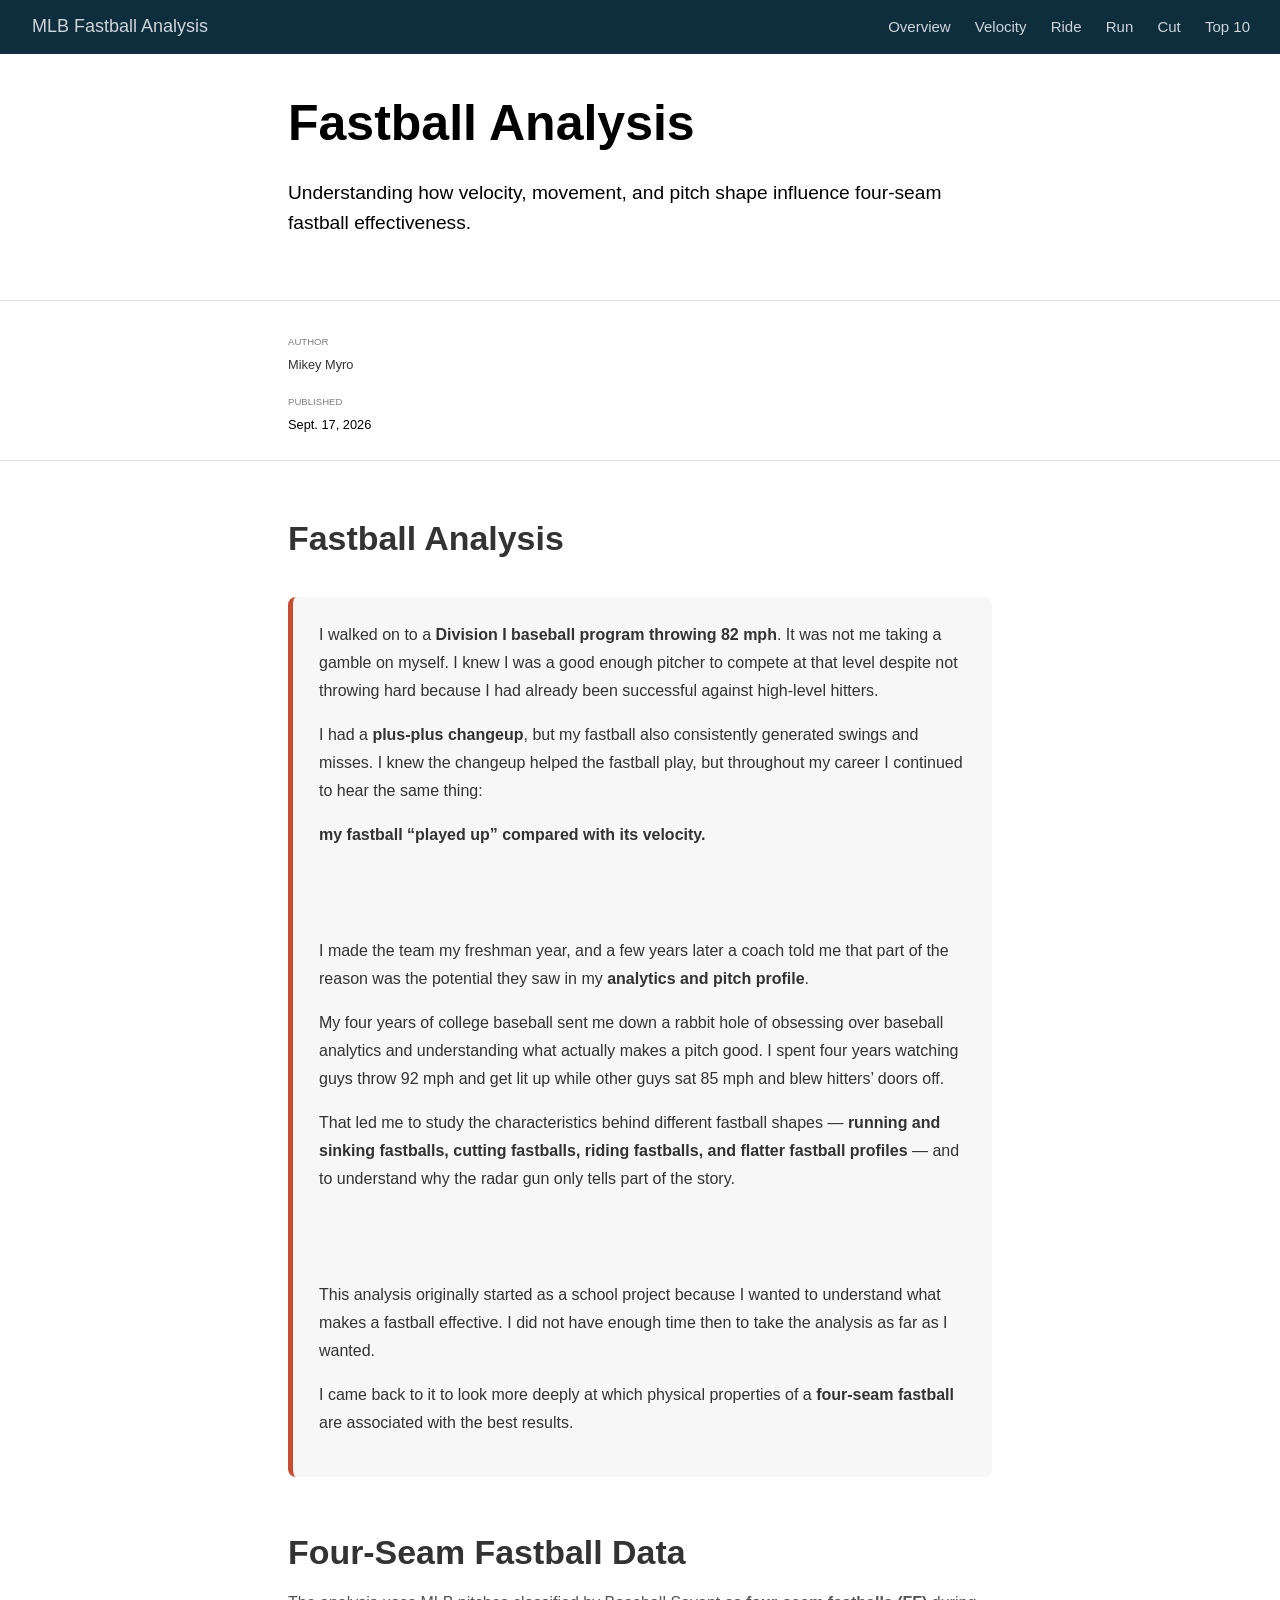
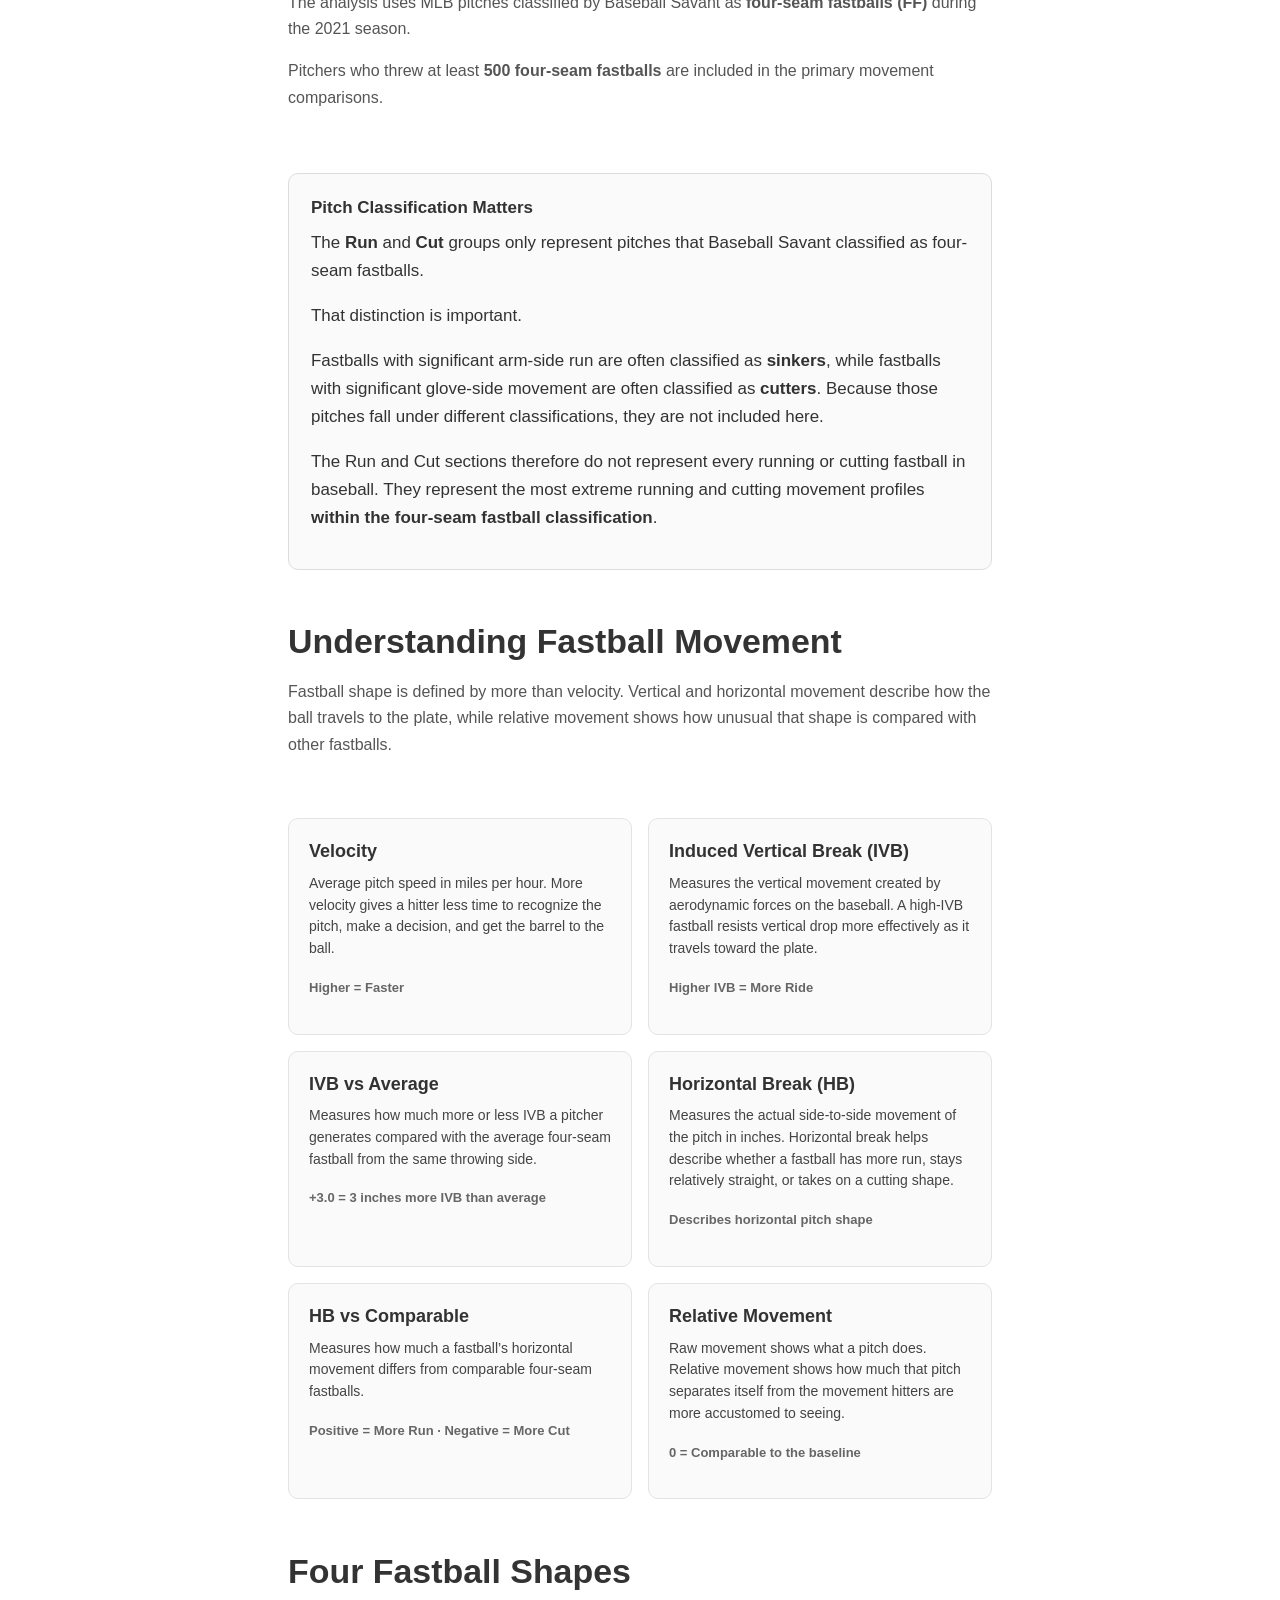
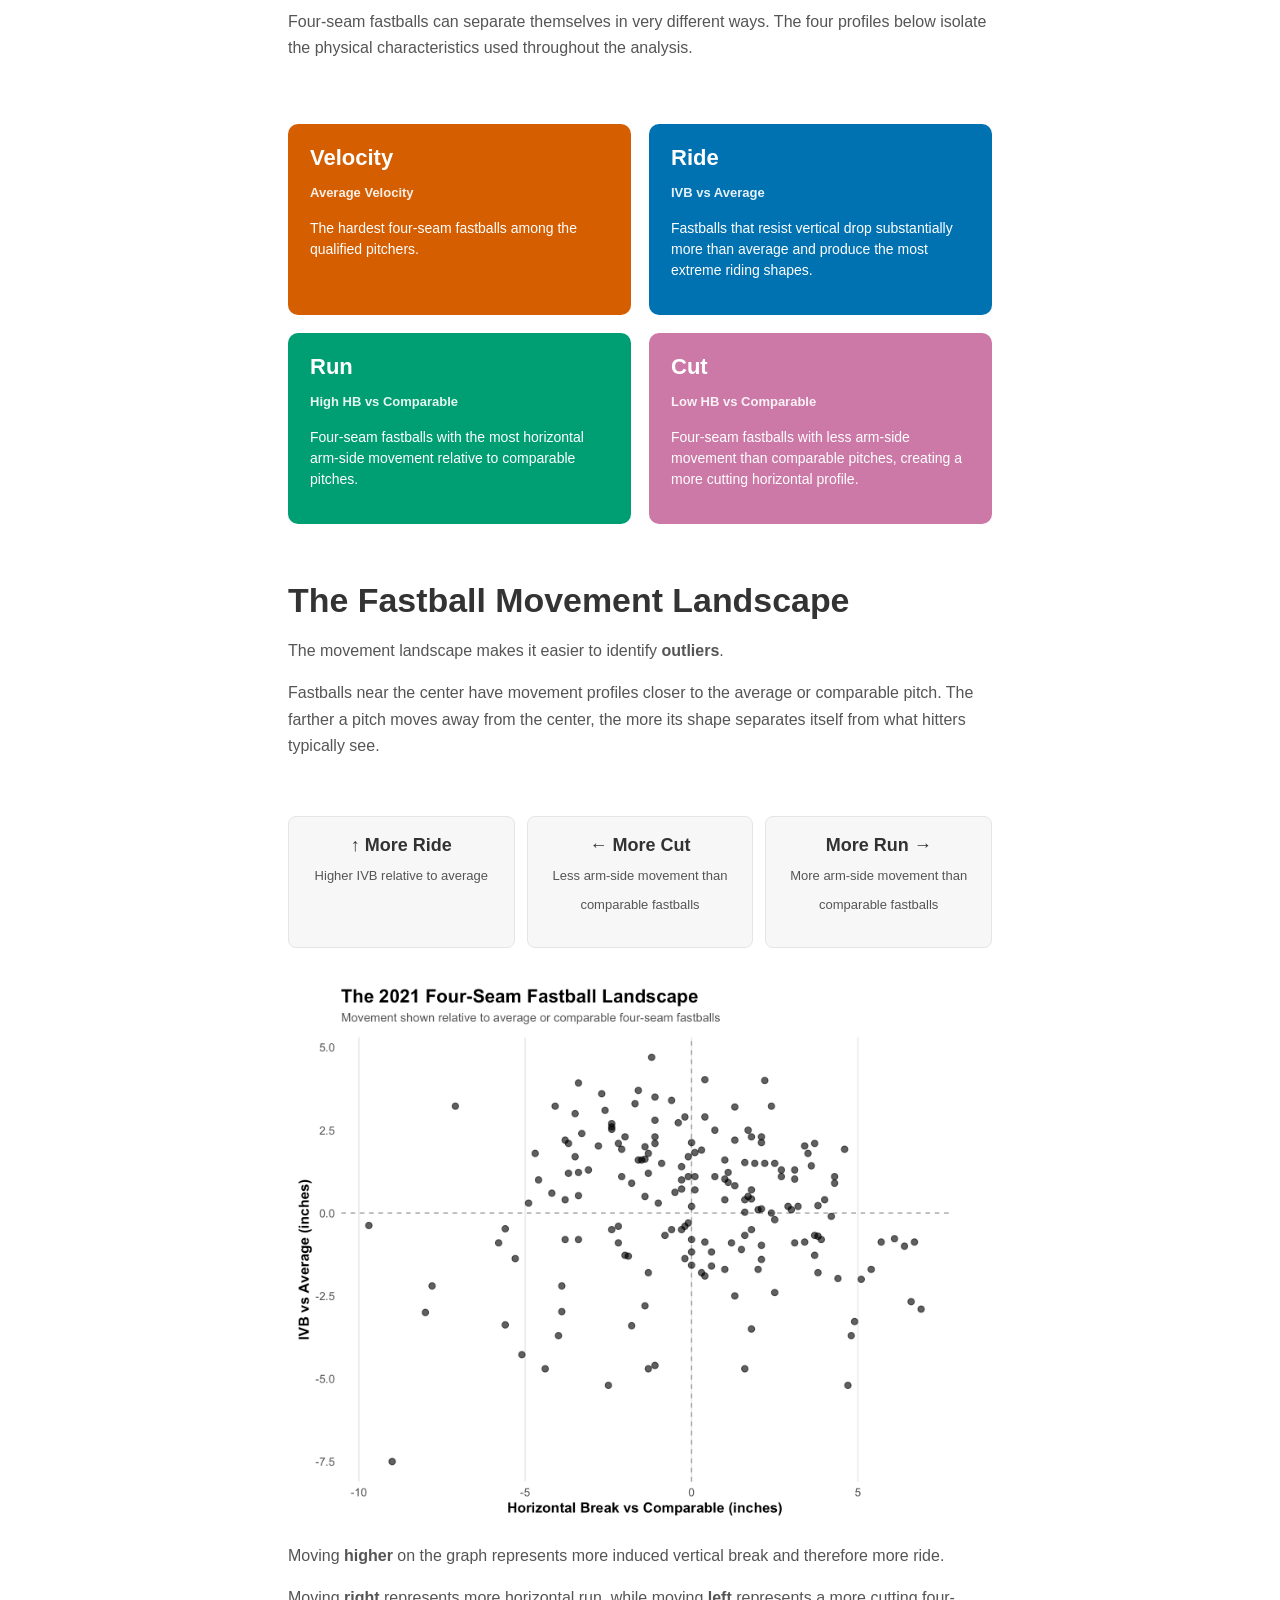
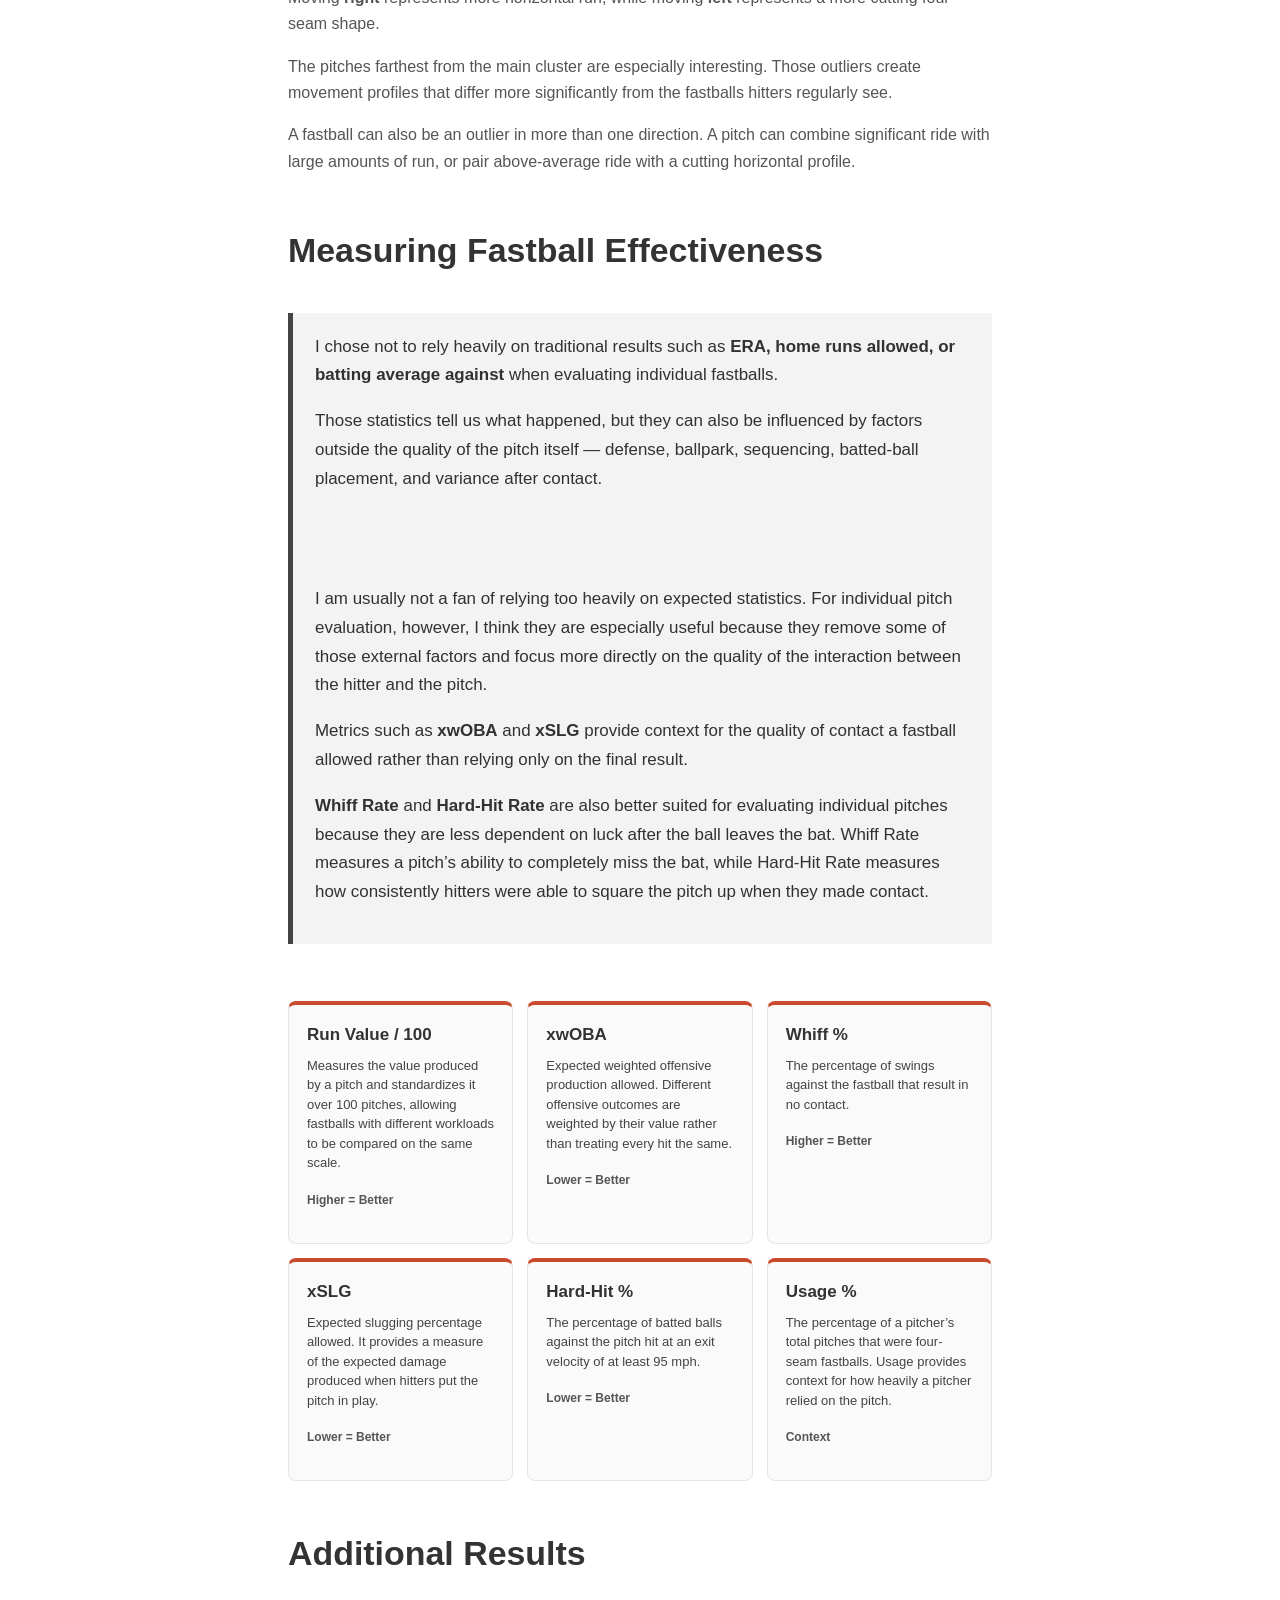
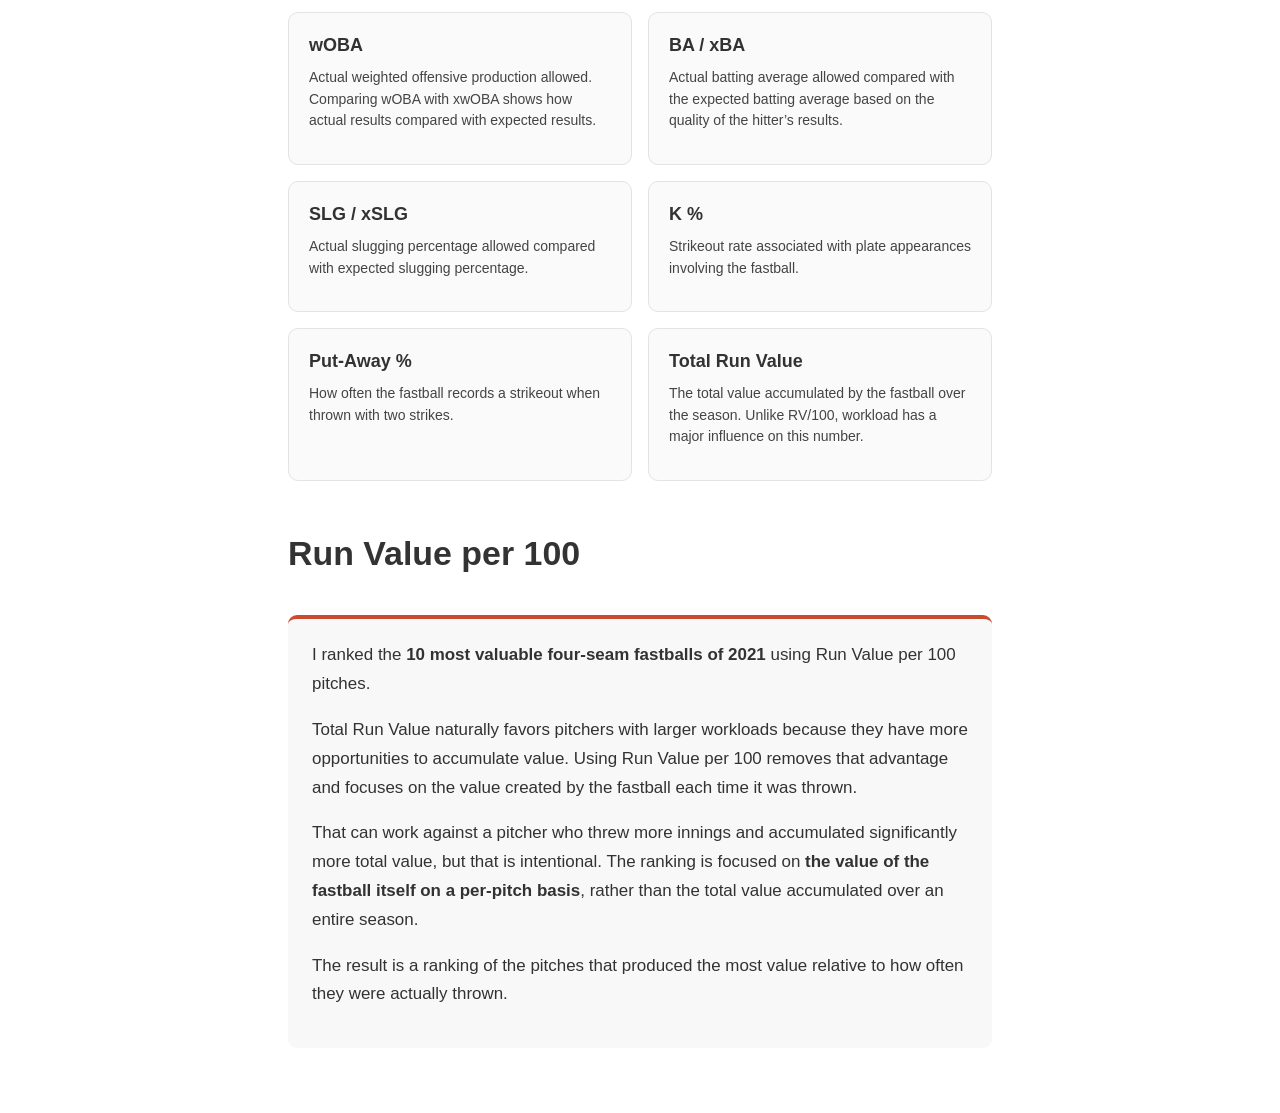
<file: docs/index.html>
<!DOCTYPE html>

<html xmlns="http://www.w3.org/1999/xhtml" lang="" xml:lang="">

<head>
  <meta charset="utf-8"/>
  <meta name="viewport" content="width=device-width, initial-scale=1"/>
  <meta http-equiv="X-UA-Compatible" content="IE=Edge,chrome=1"/>
  <meta name="generator" content="distill" />

  <style type="text/css">
  /* Hide doc at startup (prevent jankiness while JS renders/transforms) */
  body {
    visibility: hidden;
  }
  </style>

 <!--radix_placeholder_import_source-->
 <!--/radix_placeholder_import_source-->

<style type="text/css">code{white-space: pre;}</style>
<style type="text/css" data-origin="pandoc">
pre > code.sourceCode { white-space: pre; position: relative; }
pre > code.sourceCode > span { display: inline-block; line-height: 1.25; }
pre > code.sourceCode > span:empty { height: 1.2em; }
.sourceCode { overflow: visible; }
code.sourceCode > span { color: inherit; text-decoration: inherit; }
div.sourceCode { margin: 1em 0; }
pre.sourceCode { margin: 0; }
@media screen {
div.sourceCode { overflow: auto; }
}
@media print {
pre > code.sourceCode { white-space: pre-wrap; }
pre > code.sourceCode > span { text-indent: -5em; padding-left: 5em; }
}
pre.numberSource code
  { counter-reset: source-line 0; }
pre.numberSource code > span
  { position: relative; left: -4em; counter-increment: source-line; }
pre.numberSource code > span > a:first-child::before
  { content: counter(source-line);
    position: relative; left: -1em; text-align: right; vertical-align: baseline;
    border: none; display: inline-block;
    -webkit-touch-callout: none; -webkit-user-select: none;
    -khtml-user-select: none; -moz-user-select: none;
    -ms-user-select: none; user-select: none;
    padding: 0 4px; width: 4em;
    color: #aaaaaa;
  }
pre.numberSource { margin-left: 3em; border-left: 1px solid #aaaaaa;  padding-left: 4px; }
div.sourceCode
  { color: #00769e; background-color: #f1f3f5; }
@media screen {
pre > code.sourceCode > span > a:first-child::before { text-decoration: underline; }
}
code span { color: #00769e; } /* Normal */
code span.al { color: #ad0000; } /* Alert */
code span.an { color: #5e5e5e; } /* Annotation */
code span.at { color: #657422; } /* Attribute */
code span.bn { color: #ad0000; } /* BaseN */
code span.bu { } /* BuiltIn */
code span.cf { color: #00769e; } /* ControlFlow */
code span.ch { color: #20794d; } /* Char */
code span.cn { color: #8f5902; } /* Constant */
code span.co { color: #5e5e5e; } /* Comment */
code span.cv { color: #5e5e5e; font-style: italic; } /* CommentVar */
code span.do { color: #5e5e5e; font-style: italic; } /* Documentation */
code span.dt { color: #ad0000; } /* DataType */
code span.dv { color: #ad0000; } /* DecVal */
code span.er { color: #ad0000; } /* Error */
code span.ex { } /* Extension */
code span.fl { color: #ad0000; } /* Float */
code span.fu { color: #4758ab; } /* Function */
code span.im { } /* Import */
code span.in { color: #5e5e5e; } /* Information */
code span.kw { color: #00769e; } /* Keyword */
code span.op { color: #5e5e5e; } /* Operator */
code span.ot { color: #00769e; } /* Other */
code span.pp { color: #ad0000; } /* Preprocessor */
code span.sc { color: #5e5e5e; } /* SpecialChar */
code span.ss { color: #20794d; } /* SpecialString */
code span.st { color: #20794d; } /* String */
code span.va { color: #111111; } /* Variable */
code span.vs { color: #20794d; } /* VerbatimString */
code span.wa { color: #5e5e5e; font-style: italic; } /* Warning */
</style>


  <!--radix_placeholder_meta_tags-->
  <title>MLB Fastball Analysis: Fastball Analysis</title>

  <meta property="description" itemprop="description" content="Understanding how velocity, movement, and pitch shape influence four-seam fastball effectiveness."/>


  <!--  https://schema.org/Article -->
  <meta property="article:published" itemprop="datePublished" content="2026-09-17"/>
  <meta property="article:created" itemprop="dateCreated" content="2026-09-17"/>
  <meta name="article:author" content="Mikey Myro"/>

  <!--  https://developers.facebook.com/docs/sharing/webmasters#markup -->
  <meta property="og:title" content="MLB Fastball Analysis: Fastball Analysis"/>
  <meta property="og:type" content="article"/>
  <meta property="og:description" content="Understanding how velocity, movement, and pitch shape influence four-seam fastball effectiveness."/>
  <meta property="og:locale" content="en_US"/>
  <meta property="og:site_name" content="MLB Fastball Analysis"/>

  <!--  https://dev.twitter.com/cards/types/summary -->
  <meta property="twitter:card" content="summary"/>
  <meta property="twitter:title" content="MLB Fastball Analysis: Fastball Analysis"/>
  <meta property="twitter:description" content="Understanding how velocity, movement, and pitch shape influence four-seam fastball effectiveness."/>

  <!--/radix_placeholder_meta_tags-->
  <!--radix_placeholder_rmarkdown_metadata-->

  <script type="text/json" id="radix-rmarkdown-metadata">
  {"type":"list","attributes":{"names":{"type":"character","attributes":{},"value":["title","description","author","date","output"]}},"value":[{"type":"character","attributes":{},"value":["Fastball Analysis"]},{"type":"character","attributes":{},"value":["Understanding how velocity, movement, and pitch shape influence four-seam fastball effectiveness.\n"]},{"type":"list","attributes":{},"value":[{"type":"list","attributes":{"names":{"type":"character","attributes":{},"value":["name"]}},"value":[{"type":"character","attributes":{},"value":["Mikey Myro"]}]}]},{"type":"character","attributes":{},"value":["2026-09-17"]},{"type":"character","attributes":{},"value":["distill::distill_article"]}]}
  </script>
  <!--/radix_placeholder_rmarkdown_metadata-->
  <!--radix_placeholder_navigation_in_header-->
  <meta name="distill:offset" content=""/>

  <script type="application/javascript">

    window.headroom_prevent_pin = false;

    window.document.addEventListener("DOMContentLoaded", function (event) {

      // initialize headroom for banner
      var header = $('header').get(0);
      var headerHeight = header.offsetHeight;
      var headroom = new Headroom(header, {
        tolerance: 5,
        onPin : function() {
          if (window.headroom_prevent_pin) {
            window.headroom_prevent_pin = false;
            headroom.unpin();
          }
        }
      });
      headroom.init();
      if(window.location.hash)
        headroom.unpin();
      $(header).addClass('headroom--transition');

      // offset scroll location for banner on hash change
      // (see: https://github.com/WickyNilliams/headroom.js/issues/38)
      window.addEventListener("hashchange", function(event) {
        window.scrollTo(0, window.pageYOffset - (headerHeight + 25));
      });

      // responsive menu
      $('.distill-site-header').each(function(i, val) {
        var topnav = $(this);
        var toggle = topnav.find('.nav-toggle');
        toggle.on('click', function() {
          topnav.toggleClass('responsive');
        });
      });

      // nav dropdowns
      $('.nav-dropbtn').click(function(e) {
        $(this).next('.nav-dropdown-content').toggleClass('nav-dropdown-active');
        $(this).parent().siblings('.nav-dropdown')
           .children('.nav-dropdown-content').removeClass('nav-dropdown-active');
      });
      $("body").click(function(e){
        $('.nav-dropdown-content').removeClass('nav-dropdown-active');
      });
      $(".nav-dropdown").click(function(e){
        e.stopPropagation();
      });
    });
  </script>

  <style type="text/css">

  /* Theme (user-documented overrideables for nav appearance) */

  .distill-site-nav {
    color: rgba(255, 255, 255, 0.8);
    background-color: #0F2E3D;
    font-size: 15px;
    font-weight: 300;
  }

  .distill-site-nav a {
    color: inherit;
    text-decoration: none;
  }

  .distill-site-nav a:hover {
    color: white;
  }

  @media print {
    .distill-site-nav {
      display: none;
    }
  }

  .distill-site-header {

  }

  .distill-site-footer {

  }


  /* Site Header */

  .distill-site-header {
    width: 100%;
    box-sizing: border-box;
    z-index: 3;
  }

  .distill-site-header .nav-left {
    display: inline-block;
    margin-left: 8px;
  }

  @media screen and (max-width: 768px) {
    .distill-site-header .nav-left {
      margin-left: 0;
    }
  }


  .distill-site-header .nav-right {
    float: right;
    margin-right: 8px;
  }

  .distill-site-header a,
  .distill-site-header .title {
    display: inline-block;
    text-align: center;
    padding: 14px 10px 14px 10px;
  }

  .distill-site-header .title {
    font-size: 18px;
    min-width: 150px;
  }

  .distill-site-header .logo {
    padding: 0;
  }

  .distill-site-header .logo img {
    display: none;
    max-height: 20px;
    width: auto;
    margin-bottom: -4px;
  }

  .distill-site-header .nav-image img {
    max-height: 18px;
    width: auto;
    display: inline-block;
    margin-bottom: -3px;
  }



  @media screen and (min-width: 1000px) {
    .distill-site-header .logo img {
      display: inline-block;
    }
    .distill-site-header .nav-left {
      margin-left: 20px;
    }
    .distill-site-header .nav-right {
      margin-right: 20px;
    }
    .distill-site-header .title {
      padding-left: 12px;
    }
  }


  .distill-site-header .nav-toggle {
    display: none;
  }

  .nav-dropdown {
    display: inline-block;
    position: relative;
  }

  .nav-dropdown .nav-dropbtn {
    border: none;
    outline: none;
    color: rgba(255, 255, 255, 0.8);
    padding: 16px 10px;
    background-color: transparent;
    font-family: inherit;
    font-size: inherit;
    font-weight: inherit;
    margin: 0;
    margin-top: 1px;
    z-index: 2;
  }

  .nav-dropdown-content {
    display: none;
    position: absolute;
    background-color: white;
    min-width: 200px;
    border: 1px solid rgba(0,0,0,0.15);
    border-radius: 4px;
    box-shadow: 0px 8px 16px 0px rgba(0,0,0,0.1);
    z-index: 1;
    margin-top: 2px;
    white-space: nowrap;
    padding-top: 4px;
    padding-bottom: 4px;
  }

  .nav-dropdown-content hr {
    margin-top: 4px;
    margin-bottom: 4px;
    border: none;
    border-bottom: 1px solid rgba(0, 0, 0, 0.1);
  }

  .nav-dropdown-active {
    display: block;
  }

  .nav-dropdown-content a, .nav-dropdown-content .nav-dropdown-header {
    color: black;
    padding: 6px 24px;
    text-decoration: none;
    display: block;
    text-align: left;
  }

  .nav-dropdown-content .nav-dropdown-header {
    display: block;
    padding: 5px 24px;
    padding-bottom: 0;
    text-transform: uppercase;
    font-size: 14px;
    color: #999999;
    white-space: nowrap;
  }

  .nav-dropdown:hover .nav-dropbtn {
    color: white;
  }

  .nav-dropdown-content a:hover {
    background-color: #ddd;
    color: black;
  }

  .nav-right .nav-dropdown-content {
    margin-left: -45%;
    right: 0;
  }

  @media screen and (max-width: 768px) {
    .distill-site-header a, .distill-site-header .nav-dropdown  {display: none;}
    .distill-site-header a.nav-toggle {
      float: right;
      display: block;
    }
    .distill-site-header .title {
      margin-left: 0;
    }
    .distill-site-header .nav-right {
      margin-right: 0;
    }
    .distill-site-header {
      overflow: hidden;
    }
    .nav-right .nav-dropdown-content {
      margin-left: 0;
    }
  }


  @media screen and (max-width: 768px) {
    .distill-site-header.responsive {position: relative; min-height: 500px; }
    .distill-site-header.responsive a.nav-toggle {
      position: absolute;
      right: 0;
      top: 0;
    }
    .distill-site-header.responsive a,
    .distill-site-header.responsive .nav-dropdown {
      display: block;
      text-align: left;
    }
    .distill-site-header.responsive .nav-left,
    .distill-site-header.responsive .nav-right {
      width: 100%;
    }
    .distill-site-header.responsive .nav-dropdown {float: none;}
    .distill-site-header.responsive .nav-dropdown-content {position: relative;}
    .distill-site-header.responsive .nav-dropdown .nav-dropbtn {
      display: block;
      width: 100%;
      text-align: left;
    }
  }

  /* Site Footer */

  .distill-site-footer {
    width: 100%;
    overflow: hidden;
    box-sizing: border-box;
    z-index: 3;
    margin-top: 30px;
    padding-top: 30px;
    padding-bottom: 30px;
    text-align: center;
  }

  /* Headroom */

  d-title {
    padding-top: 6rem;
  }

  @media print {
    d-title {
      padding-top: 4rem;
    }
  }

  .headroom {
    z-index: 1000;
    position: fixed;
    top: 0;
    left: 0;
    right: 0;
  }

  .headroom--transition {
    transition: all .4s ease-in-out;
  }

  .headroom--unpinned {
    top: -100px;
  }

  .headroom--pinned {
    top: 0;
  }

  /* adjust viewport for navbar height */
  /* helps vertically center bootstrap (non-distill) content */
  .min-vh-100 {
    min-height: calc(100vh - 100px) !important;
  }

  </style>

  <script src="site_libs/jquery-3.6.0/jquery-3.6.0.min.js"></script>
  <link href="site_libs/font-awesome-6.5.2/css/all.min.css" rel="stylesheet"/>
  <link href="site_libs/font-awesome-6.5.2/css/v4-shims.min.css" rel="stylesheet"/>
  <script src="site_libs/headroom-0.9.4/headroom.min.js"></script>
  <script src="site_libs/autocomplete-0.37.1/autocomplete.min.js"></script>
  <script src="site_libs/fuse-6.4.1/fuse.min.js"></script>

  <script type="application/javascript">

  function getMeta(metaName) {
    var metas = document.getElementsByTagName('meta');
    for (let i = 0; i < metas.length; i++) {
      if (metas[i].getAttribute('name') === metaName) {
        return metas[i].getAttribute('content');
      }
    }
    return '';
  }

  function offsetURL(url) {
    var offset = getMeta('distill:offset');
    return offset ? offset + '/' + url : url;
  }

  function createFuseIndex() {

    // create fuse index
    var options = {
      keys: [
        { name: 'title', weight: 20 },
        { name: 'categories', weight: 15 },
        { name: 'description', weight: 10 },
        { name: 'contents', weight: 5 },
      ],
      ignoreLocation: true,
      threshold: 0
    };
    var fuse = new window.Fuse([], options);

    // fetch the main search.json
    return fetch(offsetURL('search.json'))
      .then(function(response) {
        if (response.status == 200) {
          return response.json().then(function(json) {
            // index main articles
            json.articles.forEach(function(article) {
              fuse.add(article);
            });
            // download collections and index their articles
            return Promise.all(json.collections.map(function(collection) {
              return fetch(offsetURL(collection)).then(function(response) {
                if (response.status === 200) {
                  return response.json().then(function(articles) {
                    articles.forEach(function(article) {
                      fuse.add(article);
                    });
                  })
                } else {
                  return Promise.reject(
                    new Error('Unexpected status from search index request: ' +
                              response.status)
                  );
                }
              });
            })).then(function() {
              return fuse;
            });
          });

        } else {
          return Promise.reject(
            new Error('Unexpected status from search index request: ' +
                        response.status)
          );
        }
      });
  }

  window.document.addEventListener("DOMContentLoaded", function (event) {

    // get search element (bail if we don't have one)
    var searchEl = window.document.getElementById('distill-search');
    if (!searchEl)
      return;

    createFuseIndex()
      .then(function(fuse) {

        // make search box visible
        searchEl.classList.remove('hidden');

        // initialize autocomplete
        var options = {
          autoselect: true,
          hint: false,
          minLength: 2,
        };
        window.autocomplete(searchEl, options, [{
          source: function(query, callback) {
            const searchOptions = {
              isCaseSensitive: false,
              shouldSort: true,
              minMatchCharLength: 2,
              limit: 10,
            };
            var results = fuse.search(query, searchOptions);
            callback(results
              .map(function(result) { return result.item; })
            );
          },
          templates: {
            suggestion: function(suggestion) {
              var img = suggestion.preview && Object.keys(suggestion.preview).length > 0
                ? `<img src="${offsetURL(suggestion.preview)}"</img>`
                : '';
              var html = `
                <div class="search-item">
                  <h3>${suggestion.title}</h3>
                  <div class="search-item-description">
                    ${suggestion.description || ''}
                  </div>
                  <div class="search-item-preview">
                    ${img}
                  </div>
                </div>
              `;
              return html;
            }
          }
        }]).on('autocomplete:selected', function(event, suggestion) {
          window.location.href = offsetURL(suggestion.path);
        });
        // remove inline display style on autocompleter (we want to
        // manage responsive display via css)
        $('.algolia-autocomplete').css("display", "");
      })
      .catch(function(error) {
        console.log(error);
      });

  });

  </script>

  <style type="text/css">

  .nav-search {
    font-size: x-small;
  }

  /* Algolioa Autocomplete */

  .algolia-autocomplete {
    display: inline-block;
    margin-left: 10px;
    vertical-align: sub;
    background-color: white;
    color: black;
    padding: 6px;
    padding-top: 8px;
    padding-bottom: 0;
    border-radius: 6px;
    border: 1px #0F2E3D solid;
    width: 180px;
  }


  @media screen and (max-width: 768px) {
    .distill-site-nav .algolia-autocomplete {
      display: none;
      visibility: hidden;
    }
    .distill-site-nav.responsive .algolia-autocomplete {
      display: inline-block;
      visibility: visible;
    }
    .distill-site-nav.responsive .algolia-autocomplete .aa-dropdown-menu {
      margin-left: 0;
      width: 400px;
      max-height: 400px;
    }
  }

  .algolia-autocomplete .aa-input, .algolia-autocomplete .aa-hint {
    width: 90%;
    outline: none;
    border: none;
  }

  .algolia-autocomplete .aa-hint {
    color: #999;
  }
  .algolia-autocomplete .aa-dropdown-menu {
    width: 550px;
    max-height: 70vh;
    overflow-x: visible;
    overflow-y: scroll;
    padding: 5px;
    margin-top: 3px;
    margin-left: -150px;
    background-color: #fff;
    border-radius: 5px;
    border: 1px solid #999;
    border-top: none;
  }

  .algolia-autocomplete .aa-dropdown-menu .aa-suggestion {
    cursor: pointer;
    padding: 5px 4px;
    border-bottom: 1px solid #eee;
  }

  .algolia-autocomplete .aa-dropdown-menu .aa-suggestion:last-of-type {
    border-bottom: none;
    margin-bottom: 2px;
  }

  .algolia-autocomplete .aa-dropdown-menu .aa-suggestion .search-item {
    overflow: hidden;
    font-size: 0.8em;
    line-height: 1.4em;
  }

  .algolia-autocomplete .aa-dropdown-menu .aa-suggestion .search-item h3 {
    font-size: 1rem;
    margin-block-start: 0;
    margin-block-end: 5px;
  }

  .algolia-autocomplete .aa-dropdown-menu .aa-suggestion .search-item-description {
    display: inline-block;
    overflow: hidden;
    height: 2.8em;
    width: 80%;
    margin-right: 4%;
  }

  .algolia-autocomplete .aa-dropdown-menu .aa-suggestion .search-item-preview {
    display: inline-block;
    width: 15%;
  }

  .algolia-autocomplete .aa-dropdown-menu .aa-suggestion .search-item-preview img {
    height: 3em;
    width: auto;
    display: none;
  }

  .algolia-autocomplete .aa-dropdown-menu .aa-suggestion .search-item-preview img[src] {
    display: initial;
  }

  .algolia-autocomplete .aa-dropdown-menu .aa-suggestion.aa-cursor {
    background-color: #eee;
  }
  .algolia-autocomplete .aa-dropdown-menu .aa-suggestion em {
    font-weight: bold;
    font-style: normal;
  }

  </style>


  <!--/radix_placeholder_navigation_in_header-->
  <!--radix_placeholder_distill-->

  <style type="text/css">

  body {
    background-color: white;
  }

  .pandoc-table {
    width: 100%;
  }

  .pandoc-table>caption {
    margin-bottom: 10px;
  }

  .pandoc-table th:not([align]) {
    text-align: left;
  }

  .pagedtable-footer {
    font-size: 15px;
  }

  d-byline .byline {
    grid-template-columns: 2fr 2fr;
  }

  d-byline .byline h3 {
    margin-block-start: 1.5em;
  }

  d-byline .byline .authors-affiliations h3 {
    margin-block-start: 0.5em;
  }

  .authors-affiliations .orcid-id {
    width: 16px;
    height:16px;
    margin-left: 4px;
    margin-right: 4px;
    vertical-align: middle;
    padding-bottom: 2px;
  }

  d-title .dt-tags {
    margin-top: 1em;
    grid-column: text;
  }

  .dt-tags .dt-tag {
    text-decoration: none;
    display: inline-block;
    color: rgba(0,0,0,0.6);
    padding: 0em 0.4em;
    margin-right: 0.5em;
    margin-bottom: 0.4em;
    font-size: 70%;
    border: 1px solid rgba(0,0,0,0.2);
    border-radius: 3px;
    text-transform: uppercase;
    font-weight: 500;
  }

  d-article table.gt_table td,
  d-article table.gt_table th {
    border-bottom: none;
    font-size: 100%;
  }

  .html-widget {
    margin-bottom: 2.0em;
  }

  .l-screen-inset {
    padding-right: 16px;
  }

  .l-screen .caption {
    margin-left: 10px;
  }

  .shaded {
    background: rgb(247, 247, 247);
    padding-top: 20px;
    padding-bottom: 20px;
    border-top: 1px solid rgba(0, 0, 0, 0.1);
    border-bottom: 1px solid rgba(0, 0, 0, 0.1);
  }

  .shaded .html-widget {
    margin-bottom: 0;
    border: 1px solid rgba(0, 0, 0, 0.1);
  }

  .shaded .shaded-content {
    background: white;
  }

  .text-output {
    margin-top: 0;
    line-height: 1.5em;
  }

  .hidden {
    display: none !important;
  }

  hr.section-separator {
    border: none;
    border-top: 1px solid rgba(0, 0, 0, 0.1);
    margin: 0px;
  }


  d-byline {
    border-top: none;
  }

  d-article {
    padding-top: 2.5rem;
    padding-bottom: 30px;
    border-top: none;
  }

  d-appendix {
    padding-top: 30px;
  }

  d-article>p>img {
    width: 100%;
  }

  d-article h2 {
    margin: 1rem 0 1.5rem 0;
  }

  d-article h3 {
    margin-top: 1.5rem;
  }

  d-article iframe {
    border: 1px solid rgba(0, 0, 0, 0.1);
    margin-bottom: 2.0em;
    width: 100%;
  }

  /* Tweak code blocks */

  d-article div.sourceCode code,
  d-article pre code {
    font-family: Consolas, Monaco, 'Andale Mono', 'Ubuntu Mono', monospace;
  }

  d-article pre,
  d-article div.sourceCode,
  d-article div.sourceCode pre {
    overflow: auto;
  }

  d-article div.sourceCode {
    background-color: white;
  }

  d-article div.sourceCode pre {
    padding-left: 10px;
    font-size: 12px;
    border-left: 2px solid rgba(0,0,0,0.1);
  }

  d-article pre {
    font-size: 12px;
    color: black;
    background: none;
    margin-top: 0;
    text-align: left;
    white-space: pre;
    word-spacing: normal;
    word-break: normal;
    word-wrap: normal;
    line-height: 1.5;

    -moz-tab-size: 4;
    -o-tab-size: 4;
    tab-size: 4;

    -webkit-hyphens: none;
    -moz-hyphens: none;
    -ms-hyphens: none;
    hyphens: none;
  }

  d-article pre a {
    border-bottom: none;
  }

  d-article pre a:hover {
    border-bottom: none;
    text-decoration: underline;
  }

  d-article details {
    grid-column: text;
    margin-bottom: 0.8em;
  }

  @media(min-width: 768px) {

  d-article pre,
  d-article div.sourceCode,
  d-article div.sourceCode pre {
    overflow: visible !important;
  }

  d-article div.sourceCode pre {
    padding-left: 18px;
    font-size: 14px;
  }

  /* tweak for Pandoc numbered line within distill */
  d-article pre.numberSource code > span {
      left: -2em;
  }

  d-article pre {
    font-size: 14px;
  }

  }

  figure img.external {
    background: white;
    border: 1px solid rgba(0, 0, 0, 0.1);
    box-shadow: 0 1px 8px rgba(0, 0, 0, 0.1);
    padding: 18px;
    box-sizing: border-box;
  }

  /* CSS for d-contents */

  .d-contents {
    grid-column: text;
    color: rgba(0,0,0,0.8);
    font-size: 0.9em;
    padding-bottom: 1em;
    margin-bottom: 1em;
    padding-bottom: 0.5em;
    margin-bottom: 1em;
    padding-left: 0.25em;
    justify-self: start;
  }

  @media(min-width: 1000px) {
    .d-contents.d-contents-float {
      height: 0;
      grid-column-start: 1;
      grid-column-end: 4;
      justify-self: center;
      padding-right: 3em;
      padding-left: 2em;
    }
  }

  .d-contents nav h3 {
    font-size: 18px;
    margin-top: 0;
    margin-bottom: 1em;
  }

  .d-contents li {
    list-style-type: none
  }

  .d-contents nav > ul {
    padding-left: 0;
  }

  .d-contents ul {
    padding-left: 1em
  }

  .d-contents nav ul li {
    margin-top: 0.6em;
    margin-bottom: 0.2em;
  }

  .d-contents nav a {
    font-size: 13px;
    border-bottom: none;
    text-decoration: none
    color: rgba(0, 0, 0, 0.8);
  }

  .d-contents nav a:hover {
    text-decoration: underline solid rgba(0, 0, 0, 0.6)
  }

  .d-contents nav > ul > li > a {
    font-weight: 600;
  }

  .d-contents nav > ul > li > ul {
    font-weight: inherit;
  }

  .d-contents nav > ul > li > ul > li {
    margin-top: 0.2em;
  }


  .d-contents nav ul {
    margin-top: 0;
    margin-bottom: 0.25em;
  }

  .d-article-with-toc h2:nth-child(2) {
    margin-top: 0;
  }


  /* Figure */

  .figure {
    position: relative;
    margin-bottom: 2.5em;
    margin-top: 1.5em;
  }

  .figure .caption {
    color: rgba(0, 0, 0, 0.6);
    font-size: 12px;
    line-height: 1.5em;
  }

  .figure img.external {
    background: white;
    border: 1px solid rgba(0, 0, 0, 0.1);
    box-shadow: 0 1px 8px rgba(0, 0, 0, 0.1);
    padding: 18px;
    box-sizing: border-box;
  }

  .figure .caption a {
    color: rgba(0, 0, 0, 0.6);
  }

  .figure .caption b,
  .figure .caption strong, {
    font-weight: 600;
    color: rgba(0, 0, 0, 1.0);
  }

  /* Citations */

  d-article .citation {
    color: inherit;
    cursor: inherit;
  }

  div.hanging-indent{
    margin-left: 1em; text-indent: -1em;
  }

  /* Citation hover box */

  .tippy-box[data-theme~=light-border] {
    background-color: rgba(250, 250, 250, 0.95);
  }

  .tippy-content > p {
    margin-bottom: 0;
    padding: 2px;
  }


  /* Tweak 1000px media break to show more text */

  @media(min-width: 1000px) {
    .base-grid,
    distill-header,
    d-title,
    d-abstract,
    d-article,
    d-appendix,
    distill-appendix,
    d-byline,
    d-footnote-list,
    d-citation-list,
    distill-footer {
      grid-template-columns: [screen-start] 1fr [page-start kicker-start] 80px [middle-start] 50px [text-start kicker-end] 65px 65px 65px 65px 65px 65px 65px 65px [text-end gutter-start] 65px [middle-end] 65px [page-end gutter-end] 1fr [screen-end];
      grid-column-gap: 16px;
    }

    .grid {
      grid-column-gap: 16px;
    }

    d-article {
      font-size: 1.06rem;
      line-height: 1.7em;
    }
    figure .caption, .figure .caption, figure figcaption {
      font-size: 13px;
    }
  }

  @media(min-width: 1180px) {
    .base-grid,
    distill-header,
    d-title,
    d-abstract,
    d-article,
    d-appendix,
    distill-appendix,
    d-byline,
    d-footnote-list,
    d-citation-list,
    distill-footer {
      grid-template-columns: [screen-start] 1fr [page-start kicker-start] 60px [middle-start] 60px [text-start kicker-end] 60px 60px 60px 60px 60px 60px 60px 60px [text-end gutter-start] 60px [middle-end] 60px [page-end gutter-end] 1fr [screen-end];
      grid-column-gap: 32px;
    }

    .grid {
      grid-column-gap: 32px;
    }
  }


  /* Get the citation styles for the appendix (not auto-injected on render since
     we do our own rendering of the citation appendix) */

  d-appendix .citation-appendix,
  .d-appendix .citation-appendix {
    font-size: 11px;
    line-height: 15px;
    border-left: 1px solid rgba(0, 0, 0, 0.1);
    padding-left: 18px;
    border: 1px solid rgba(0,0,0,0.1);
    background: rgba(0, 0, 0, 0.02);
    padding: 10px 18px;
    border-radius: 3px;
    color: rgba(150, 150, 150, 1);
    overflow: hidden;
    margin-top: -12px;
    white-space: pre-wrap;
    word-wrap: break-word;
  }

  /* Include appendix styles here so they can be overridden */

  d-appendix {
    contain: layout style;
    font-size: 0.8em;
    line-height: 1.7em;
    margin-top: 60px;
    margin-bottom: 0;
    border-top: 1px solid rgba(0, 0, 0, 0.1);
    color: rgba(0,0,0,0.5);
    padding-top: 60px;
    padding-bottom: 48px;
  }

  d-appendix h3 {
    grid-column: page-start / text-start;
    font-size: 15px;
    font-weight: 500;
    margin-top: 1em;
    margin-bottom: 0;
    color: rgba(0,0,0,0.65);
  }

  d-appendix h3 + * {
    margin-top: 1em;
  }

  d-appendix ol {
    padding: 0 0 0 15px;
  }

  @media (min-width: 768px) {
    d-appendix ol {
      padding: 0 0 0 30px;
      margin-left: -30px;
    }
  }

  d-appendix li {
    margin-bottom: 1em;
  }

  d-appendix a {
    color: rgba(0, 0, 0, 0.6);
  }

  d-appendix > * {
    grid-column: text;
  }

  d-appendix > d-footnote-list,
  d-appendix > d-citation-list,
  d-appendix > distill-appendix {
    grid-column: screen;
  }

  /* Include footnote styles here so they can be overridden */

  d-footnote-list {
    contain: layout style;
  }

  d-footnote-list > * {
    grid-column: text;
  }

  d-footnote-list a.footnote-backlink {
    color: rgba(0,0,0,0.3);
    padding-left: 0.5em;
  }



  /* Anchor.js */

  .anchorjs-link {
    /*transition: all .25s linear; */
    text-decoration: none;
    border-bottom: none;
  }
  *:hover > .anchorjs-link {
    margin-left: -1.125em !important;
    text-decoration: none;
    border-bottom: none;
  }

  /* Social footer */

  .social_footer {
    margin-top: 30px;
    margin-bottom: 0;
    color: rgba(0,0,0,0.67);
  }

  .disqus-comments {
    margin-right: 30px;
  }

  .disqus-comment-count {
    border-bottom: 1px solid rgba(0, 0, 0, 0.4);
    cursor: pointer;
  }

  #disqus_thread {
    margin-top: 30px;
  }

  .article-sharing a {
    border-bottom: none;
    margin-right: 8px;
  }

  .article-sharing a:hover {
    border-bottom: none;
  }

  .sidebar-section.subscribe {
    font-size: 12px;
    line-height: 1.6em;
  }

  .subscribe p {
    margin-bottom: 0.5em;
  }


  .article-footer .subscribe {
    font-size: 15px;
    margin-top: 45px;
  }


  .sidebar-section.custom {
    font-size: 12px;
    line-height: 1.6em;
  }

  .custom p {
    margin-bottom: 0.5em;
  }

  /* Styles for listing layout (hide title) */
  .layout-listing d-title, .layout-listing .d-title {
    display: none;
  }

  /* Styles for posts lists (not auto-injected) */


  .posts-with-sidebar {
    padding-left: 45px;
    padding-right: 45px;
  }

  .posts-list .description h2,
  .posts-list .description p {
    font-family: -apple-system, BlinkMacSystemFont, "Segoe UI", Roboto, Oxygen, Ubuntu, Cantarell, "Fira Sans", "Droid Sans", "Helvetica Neue", Arial, sans-serif;
  }

  .posts-list .description h2 {
    font-weight: 700;
    border-bottom: none;
    padding-bottom: 0;
  }

  .posts-list h2.post-tag {
    border-bottom: 1px solid rgba(0, 0, 0, 0.2);
    padding-bottom: 12px;
  }
  .posts-list {
    margin-top: 60px;
    margin-bottom: 24px;
  }

  .posts-list .post-preview {
    text-decoration: none;
    overflow: hidden;
    display: block;
    border-bottom: 1px solid rgba(0, 0, 0, 0.1);
    padding: 24px 0;
  }

  .post-preview-last {
    border-bottom: none !important;
  }

  .posts-list .posts-list-caption {
    grid-column: screen;
    font-weight: 400;
  }

  .posts-list .post-preview h2 {
    margin: 0 0 6px 0;
    line-height: 1.2em;
    font-style: normal;
    font-size: 24px;
  }

  .posts-list .post-preview p {
    margin: 0 0 12px 0;
    line-height: 1.4em;
    font-size: 16px;
  }

  .posts-list .post-preview .thumbnail {
    box-sizing: border-box;
    margin-bottom: 24px;
    position: relative;
    max-width: 500px;
  }
  .posts-list .post-preview img {
    width: 100%;
    display: block;
  }

  .posts-list .metadata {
    font-size: 12px;
    line-height: 1.4em;
    margin-bottom: 18px;
  }

  .posts-list .metadata > * {
    display: inline-block;
  }

  .posts-list .metadata .publishedDate {
    margin-right: 2em;
  }

  .posts-list .metadata .dt-authors {
    display: block;
    margin-top: 0.3em;
    margin-right: 2em;
  }

  .posts-list .dt-tags {
    display: block;
    line-height: 1em;
  }

  .posts-list .dt-tags .dt-tag {
    display: inline-block;
    color: rgba(0,0,0,0.6);
    padding: 0.3em 0.4em;
    margin-right: 0.2em;
    margin-bottom: 0.4em;
    font-size: 60%;
    border: 1px solid rgba(0,0,0,0.2);
    border-radius: 3px;
    text-transform: uppercase;
    font-weight: 500;
  }

  .posts-list img {
    opacity: 1;
  }

  .posts-list img[data-src] {
    opacity: 0;
  }

  .posts-more {
    clear: both;
  }


  .posts-sidebar {
    font-size: 16px;
  }

  .posts-sidebar h3 {
    font-size: 16px;
    margin-top: 0;
    margin-bottom: 0.5em;
    font-weight: 400;
    text-transform: uppercase;
  }

  .sidebar-section {
    margin-bottom: 30px;
  }

  .categories ul {
    list-style-type: none;
    margin: 0;
    padding: 0;
  }

  .categories li {
    color: rgba(0, 0, 0, 0.8);
    margin-bottom: 0;
  }

  .categories li>a {
    border-bottom: none;
  }

  .categories li>a:hover {
    border-bottom: 1px solid rgba(0, 0, 0, 0.4);
  }

  .categories .active {
    font-weight: 600;
  }

  .categories .category-count {
    color: rgba(0, 0, 0, 0.4);
  }


  @media(min-width: 768px) {
    .posts-list .post-preview h2 {
      font-size: 26px;
    }
    .posts-list .post-preview .thumbnail {
      float: right;
      width: 30%;
      margin-bottom: 0;
    }
    .posts-list .post-preview .description {
      float: left;
      width: 45%;
    }
    .posts-list .post-preview .metadata {
      float: left;
      width: 20%;
      margin-top: 8px;
    }
    .posts-list .post-preview p {
      margin: 0 0 12px 0;
      line-height: 1.5em;
      font-size: 16px;
    }
    .posts-with-sidebar .posts-list {
      float: left;
      width: 75%;
    }
    .posts-with-sidebar .posts-sidebar {
      float: right;
      width: 20%;
      margin-top: 60px;
      padding-top: 24px;
      padding-bottom: 24px;
    }
  }


  /* Improve display for browsers without grid (IE/Edge <= 15) */

  .downlevel {
    line-height: 1.6em;
    font-family: -apple-system, BlinkMacSystemFont, "Segoe UI", Roboto, Oxygen, Ubuntu, Cantarell, "Fira Sans", "Droid Sans", "Helvetica Neue", Arial, sans-serif;
    margin: 0;
  }

  .downlevel .d-title {
    padding-top: 6rem;
    padding-bottom: 1.5rem;
  }

  .downlevel .d-title h1 {
    font-size: 50px;
    font-weight: 700;
    line-height: 1.1em;
    margin: 0 0 0.5rem;
  }

  .downlevel .d-title p {
    font-weight: 300;
    font-size: 1.2rem;
    line-height: 1.55em;
    margin-top: 0;
  }

  .downlevel .d-byline {
    padding-top: 0.8em;
    padding-bottom: 0.8em;
    font-size: 0.8rem;
    line-height: 1.8em;
  }

  .downlevel .section-separator {
    border: none;
    border-top: 1px solid rgba(0, 0, 0, 0.1);
  }

  .downlevel .d-article {
    font-size: 1.06rem;
    line-height: 1.7em;
    padding-top: 1rem;
    padding-bottom: 2rem;
  }


  .downlevel .d-appendix {
    padding-left: 0;
    padding-right: 0;
    max-width: none;
    font-size: 0.8em;
    line-height: 1.7em;
    margin-bottom: 0;
    color: rgba(0,0,0,0.5);
    padding-top: 40px;
    padding-bottom: 48px;
  }

  .downlevel .footnotes ol {
    padding-left: 13px;
  }

  .downlevel .base-grid,
  .downlevel .distill-header,
  .downlevel .d-title,
  .downlevel .d-abstract,
  .downlevel .d-article,
  .downlevel .d-appendix,
  .downlevel .distill-appendix,
  .downlevel .d-byline,
  .downlevel .d-footnote-list,
  .downlevel .d-citation-list,
  .downlevel .distill-footer,
  .downlevel .appendix-bottom,
  .downlevel .posts-container {
    padding-left: 40px;
    padding-right: 40px;
  }

  @media(min-width: 768px) {
    .downlevel .base-grid,
    .downlevel .distill-header,
    .downlevel .d-title,
    .downlevel .d-abstract,
    .downlevel .d-article,
    .downlevel .d-appendix,
    .downlevel .distill-appendix,
    .downlevel .d-byline,
    .downlevel .d-footnote-list,
    .downlevel .d-citation-list,
    .downlevel .distill-footer,
    .downlevel .appendix-bottom,
    .downlevel .posts-container {
    padding-left: 150px;
    padding-right: 150px;
    max-width: 900px;
  }
  }

  .downlevel pre code {
    display: block;
    border-left: 2px solid rgba(0, 0, 0, .1);
    padding: 0 0 0 20px;
    font-size: 14px;
  }

  .downlevel code, .downlevel pre {
    color: black;
    background: none;
    font-family: Consolas, Monaco, 'Andale Mono', 'Ubuntu Mono', monospace;
    text-align: left;
    white-space: pre;
    word-spacing: normal;
    word-break: normal;
    word-wrap: normal;
    line-height: 1.5;

    -moz-tab-size: 4;
    -o-tab-size: 4;
    tab-size: 4;

    -webkit-hyphens: none;
    -moz-hyphens: none;
    -ms-hyphens: none;
    hyphens: none;
  }

  .downlevel .posts-list .post-preview {
    color: inherit;
  }



  </style>

  <script type="application/javascript">

  function is_downlevel_browser() {
    if (bowser.isUnsupportedBrowser({ msie: "12", msedge: "16"},
                                   window.navigator.userAgent)) {
      return true;
    } else {
      return window.load_distill_framework === undefined;
    }
  }

  // show body when load is complete
  function on_load_complete() {

    // add anchors
    if (window.anchors) {
      window.anchors.options.placement = 'left';
      window.anchors.add('d-article > h2, d-article > h3, d-article > h4, d-article > h5');
    }


    // set body to visible
    document.body.style.visibility = 'visible';

    // force redraw for leaflet widgets
    if (window.HTMLWidgets) {
      var maps = window.HTMLWidgets.findAll(".leaflet");
      $.each(maps, function(i, el) {
        var map = this.getMap();
        map.invalidateSize();
        map.eachLayer(function(layer) {
          if (layer instanceof L.TileLayer)
            layer.redraw();
        });
      });
    }

    // trigger 'shown' so htmlwidgets resize
    $('d-article').trigger('shown');
  }

  function init_distill() {

    init_common();

    // create front matter
    var front_matter = $('<d-front-matter></d-front-matter>');
    $('#distill-front-matter').wrap(front_matter);

    // create d-title
    $('.d-title').changeElementType('d-title');

    // separator
    var separator = '<hr class="section-separator" style="clear: both"/>';
    // prepend separator above appendix
    $('.d-byline').before(separator);
    $('.d-article').before(separator);

    // create d-byline
    var byline = $('<d-byline></d-byline>');
    $('.d-byline').replaceWith(byline);

    // create d-article
    var article = $('<d-article></d-article>');
    $('.d-article').wrap(article).children().unwrap();

    // move posts container into article
    $('.posts-container').appendTo($('d-article'));

    // create d-appendix
    $('.d-appendix').changeElementType('d-appendix');

    // flag indicating that we have appendix items
    var appendix = $('.appendix-bottom').children('h3').length > 0;

    // replace footnotes with <d-footnote>
    $('.footnote-ref').each(function(i, val) {
      appendix = true;
      var href = $(this).attr('href');
      var id = href.replace('#', '');
      var fn = $('#' + id);
      var fn_p = $('#' + id + '>p');
      fn_p.find('.footnote-back').remove();
      var text = fn_p.html();
      var dtfn = $('<d-footnote></d-footnote>');
      dtfn.html(text);
      $(this).replaceWith(dtfn);
    });
    // remove footnotes
    $('.footnotes').remove();

    // move refs into #references-listing
    $('#references-listing').replaceWith($('#refs'));

    $('h1.appendix, h2.appendix').each(function(i, val) {
      $(this).changeElementType('h3');
    });
    $('h3.appendix').each(function(i, val) {
      var id = $(this).attr('id');
      $('.d-contents a[href="#' + id + '"]').parent().remove();
      appendix = true;
      $(this).nextUntil($('h1, h2, h3')).addBack().appendTo($('d-appendix'));
    });

    // show d-appendix if we have appendix content
    $("d-appendix").css('display', appendix ? 'grid' : 'none');

    // localize layout chunks to just output
    $('.layout-chunk').each(function(i, val) {

      // capture layout
      var layout = $(this).attr('data-layout');

      // apply layout to markdown level block elements
      var elements = $(this).children().not('details, div.sourceCode, pre, script');
      elements.each(function(i, el) {
        var layout_div = $('<div class="' + layout + '"></div>');
        if (layout_div.hasClass('shaded')) {
          var shaded_content = $('<div class="shaded-content"></div>');
          $(this).wrap(shaded_content);
          $(this).parent().wrap(layout_div);
        } else {
          $(this).wrap(layout_div);
        }
      });


      // unwrap the layout-chunk div
      $(this).children().unwrap();
    });

    // remove code block used to force  highlighting css
    $('.distill-force-highlighting-css').parent().remove();

    // remove empty line numbers inserted by pandoc when using a
    // custom syntax highlighting theme, except when numbering line
    // in code chunk
    $('pre:not(.numberLines) code.sourceCode a:empty').remove();

    // load distill framework
    load_distill_framework();

    // wait for window.distillRunlevel == 4 to do post processing
    function distill_post_process() {

      if (!window.distillRunlevel || window.distillRunlevel < 4)
        return;

      // hide author/affiliations entirely if we have no authors
      var front_matter = JSON.parse($("#distill-front-matter").html());
      var have_authors = front_matter.authors && front_matter.authors.length > 0;
      if (!have_authors)
        $('d-byline').addClass('hidden');

      // article with toc class
      $('.d-contents').parent().addClass('d-article-with-toc');

      // strip links that point to #
      $('.authors-affiliations').find('a[href="#"]').removeAttr('href');

      // add orcid ids
      $('.authors-affiliations').find('.author').each(function(i, el) {
        var orcid_id = front_matter.authors[i].orcidID;
        var author_name = front_matter.authors[i].author
        if (orcid_id) {
          var a = $('<a></a>');
          a.attr('href', 'https://orcid.org/' + orcid_id);
          var img = $('<img></img>');
          img.addClass('orcid-id');
          img.attr('alt', author_name ? 'ORCID ID for ' + author_name : 'ORCID ID');
          img.attr('src','[data-uri]');
          a.append(img);
          $(this).append(a);
        }
      });

      // hide elements of author/affiliations grid that have no value
      function hide_byline_column(caption) {
        $('d-byline').find('h3:contains("' + caption + '")').parent().css('visibility', 'hidden');
      }

      // affiliations
      var have_affiliations = false;
      for (var i = 0; i<front_matter.authors.length; ++i) {
        var author = front_matter.authors[i];
        if (author.affiliation !== "&nbsp;") {
          have_affiliations = true;
          break;
        }
      }
      if (!have_affiliations)
        $('d-byline').find('h3:contains("Affiliations")').css('visibility', 'hidden');

      // published date
      if (!front_matter.publishedDate)
        hide_byline_column("Published");

      // document object identifier
      var doi = $('d-byline').find('h3:contains("DOI")');
      var doi_p = doi.next().empty();
      if (!front_matter.doi) {
        // if we have a citation and valid citationText then link to that
        if ($('#citation').length > 0 && front_matter.citationText) {
          doi.html('Citation');
          $('<a href="#citation"></a>')
            .text(front_matter.citationText)
            .appendTo(doi_p);
        } else {
          hide_byline_column("DOI");
        }
      } else {
        $('<a></a>')
           .attr('href', "https://doi.org/" + front_matter.doi)
           .html(front_matter.doi)
           .appendTo(doi_p);
      }

       // change plural form of authors/affiliations
      if (front_matter.authors.length === 1) {
        var grid = $('.authors-affiliations');
        grid.children('h3:contains("Authors")').text('Author');
        grid.children('h3:contains("Affiliations")').text('Affiliation');
      }

      // remove d-appendix and d-footnote-list local styles
      $('d-appendix > style:first-child').remove();
      $('d-footnote-list > style:first-child').remove();

      // move appendix-bottom entries to the bottom
      $('.appendix-bottom').appendTo('d-appendix').children().unwrap();
      $('.appendix-bottom').remove();

      // hoverable references
      $('span.citation[data-cites]').each(function() {
        const citeChild = $(this).children()[0]
        // Do not process if @xyz has been used without escaping and without bibliography activated
        // https://github.com/rstudio/distill/issues/466
        if (citeChild === undefined) return true

        if (citeChild.nodeName == "D-FOOTNOTE") {
          var fn = citeChild
          $(this).html(fn.shadowRoot.querySelector("sup"))
          $(this).id = fn.id
          fn.remove()
        }
        var refs = $(this).attr('data-cites').split(" ");
        var refHtml = refs.map(function(ref) {
          // Could use CSS.escape too here, we insure backward compatibility in navigator
          return "<p>" + $('div[id="ref-' + ref + '"]').html() + "</p>";
        }).join("\n");
        window.tippy(this, {
          allowHTML: true,
          content: refHtml,
          maxWidth: 500,
          interactive: true,
          interactiveBorder: 10,
          theme: 'light-border',
          placement: 'bottom-start'
        });
      });

      // fix footnotes in tables (#411)
      // replacing broken distill.pub feature
      $('table d-footnote').each(function() {
        // we replace internal showAtNode methode which is triggered when hovering a footnote
        this.hoverBox.showAtNode = function(node) {
          // ported from https://github.com/distillpub/template/pull/105/files
          calcOffset = function(elem) {
              let x = elem.offsetLeft;
              let y = elem.offsetTop;
              // Traverse upwards until an `absolute` element is found or `elem`
              // becomes null.
              while (elem = elem.offsetParent && elem.style.position != 'absolute') {
                  x += elem.offsetLeft;
                  y += elem.offsetTop;
              }

              return { left: x, top: y };
          }
          // https://developer.mozilla.org/en-US/docs/Web/API/HTMLElement/offsetTop
          const bbox = node.getBoundingClientRect();
          const offset = calcOffset(node);
          this.show([offset.left + bbox.width, offset.top + bbox.height]);
        }
      })

      // clear polling timer
      clearInterval(tid);

      // show body now that everything is ready
      on_load_complete();
    }

    var tid = setInterval(distill_post_process, 50);
    distill_post_process();

  }

  function init_downlevel() {

    init_common();

     // insert hr after d-title
    $('.d-title').after($('<hr class="section-separator"/>'));

    // check if we have authors
    var front_matter = JSON.parse($("#distill-front-matter").html());
    var have_authors = front_matter.authors && front_matter.authors.length > 0;

    // manage byline/border
    if (!have_authors)
      $('.d-byline').remove();
    $('.d-byline').after($('<hr class="section-separator"/>'));
    $('.d-byline a').remove();

    // remove toc
    $('.d-contents').remove();

    // move appendix elements
    $('h1.appendix, h2.appendix').each(function(i, val) {
      $(this).changeElementType('h3');
    });
    $('h3.appendix').each(function(i, val) {
      $(this).nextUntil($('h1, h2, h3')).addBack().appendTo($('.d-appendix'));
    });


    // inject headers into references and footnotes
    var refs_header = $('<h3></h3>');
    refs_header.text('References');
    $('#refs').prepend(refs_header);

    var footnotes_header = $('<h3></h3');
    footnotes_header.text('Footnotes');
    $('.footnotes').children('hr').first().replaceWith(footnotes_header);

    // move appendix-bottom entries to the bottom
    $('.appendix-bottom').appendTo('.d-appendix').children().unwrap();
    $('.appendix-bottom').remove();

    // remove appendix if it's empty
    if ($('.d-appendix').children().length === 0)
      $('.d-appendix').remove();

    // prepend separator above appendix
    $('.d-appendix').before($('<hr class="section-separator" style="clear: both"/>'));

    // trim code
    $('pre>code').each(function(i, val) {
      $(this).html($.trim($(this).html()));
    });

    // move posts-container right before article
    $('.posts-container').insertBefore($('.d-article'));

    $('body').addClass('downlevel');

    on_load_complete();
  }


  function init_common() {

    // jquery plugin to change element types
    (function($) {
      $.fn.changeElementType = function(newType) {
        var attrs = {};

        $.each(this[0].attributes, function(idx, attr) {
          attrs[attr.nodeName] = attr.nodeValue;
        });

        this.replaceWith(function() {
          return $("<" + newType + "/>", attrs).append($(this).contents());
        });
      };
    })(jQuery);

    // prevent underline for linked images
    $('a > img').parent().css({'border-bottom' : 'none'});

    // mark non-body figures created by knitr chunks as 100% width
    $('.layout-chunk').each(function(i, val) {
      var figures = $(this).find('img, .html-widget');
      // ignore leaflet img layers (#106)
      figures = figures.filter(':not(img[class*="leaflet"])')
      if ($(this).attr('data-layout') !== "l-body") {
        figures.css('width', '100%');
      } else {
        figures.css('max-width', '100%');
        figures.filter("[width]").each(function(i, val) {
          var fig = $(this);
          fig.css('width', fig.attr('width') + 'px');
        });

      }
    });

    // auto-append index.html to post-preview links in file: protocol
    // and in rstudio ide preview
    $('.post-preview').each(function(i, val) {
      if (window.location.protocol === "file:")
        $(this).attr('href', $(this).attr('href') + "index.html");
    });

    // get rid of index.html references in header
    if (window.location.protocol !== "file:") {
      $('.distill-site-header a[href]').each(function(i,val) {
        $(this).attr('href', $(this).attr('href').replace(/^index[.]html/, "./"));
      });
    }

    // add class to pandoc style tables
    $('tr.header').parent('thead').parent('table').addClass('pandoc-table');
    $('.kable-table').children('table').addClass('pandoc-table');

    // add figcaption style to table captions
    $('caption').parent('table').addClass("figcaption");

    // initialize posts list
    if (window.init_posts_list)
      window.init_posts_list();

    // implmement disqus comment link
    $('.disqus-comment-count').click(function() {
      window.headroom_prevent_pin = true;
      $('#disqus_thread').toggleClass('hidden');
      if (!$('#disqus_thread').hasClass('hidden')) {
        var offset = $(this).offset();
        $(window).resize();
        $('html, body').animate({
          scrollTop: offset.top - 35
        });
      }
    });
  }

  document.addEventListener('DOMContentLoaded', function() {
    if (is_downlevel_browser())
      init_downlevel();
    else
      window.addEventListener('WebComponentsReady', init_distill);
  });

  </script>

  <!--/radix_placeholder_distill-->
  <script src="site_libs/header-attrs-2.30/header-attrs.js"></script>
  <script src="site_libs/popper-2.6.0/popper.min.js"></script>
  <link href="site_libs/tippy-6.2.7/tippy.css" rel="stylesheet" />
  <link href="site_libs/tippy-6.2.7/tippy-light-border.css" rel="stylesheet" />
  <script src="site_libs/tippy-6.2.7/tippy.umd.min.js"></script>
  <script src="site_libs/anchor-4.2.2/anchor.min.js"></script>
  <script src="site_libs/bowser-1.9.3/bowser.min.js"></script>
  <script src="site_libs/webcomponents-2.0.0/webcomponents.js"></script>
  <script src="site_libs/distill-2.2.21/template.v2.js"></script>
  <!--radix_placeholder_site_in_header-->
  <style type="text/css">
  .profile-hero {
    border-radius: 12px;
    padding: 24px 26px;
    color: white;
    margin: 20px 0 30px 0;
  }

  .velocity-hero {
    background: #D55E00;
  }

  .ride-hero {
    background: #0072B2;
  }

  .run-hero {
    background: #009E73;
  }

  .cut-hero {
    background: #CC79A7;
  }

  .hero-title {
    font-size: 26px;
    font-weight: 700;
    margin-bottom: 8px;
  }

  .hero-subtitle {
    font-size: 15px;
    line-height: 1.6;
  }

  .section-intro {
    font-size: 16px;
    line-height: 1.6;
    color: #555555;
    margin-bottom: 20px;
  }

  .info-grid {
    display: grid;
    grid-template-columns: repeat(3, 1fr);
    gap: 14px;
    margin: 20px 0 32px 0;
  }

  .info-card {
    border: 1px solid #e3e3e3;
    border-radius: 10px;
    padding: 16px 18px;
    background: #fafafa;
  }

  .info-title {
    font-size: 14px;
    font-weight: 700;
    color: #555555;
    margin-bottom: 5px;
  }

  .info-value {
    font-size: 19px;
    font-weight: 700;
  }

  .info-description {
    font-size: 13px;
    line-height: 1.5;
    color: #555555;
    margin-top: 5px;
  }

  .question-box {
    background: #f4f4f4;
    border-left: 5px solid #555555;
    padding: 17px 20px;
    margin: 22px 0 28px 0;
    line-height: 1.6;
  }

  .takeaway-box {
    background: #fafafa;
    border: 1px solid #e2e2e2;
    border-radius: 10px;
    padding: 18px 20px;
    margin: 20px 0 30px 0;
  }

  .takeaway-title {
    font-weight: 700;
    margin-bottom: 5px;
  }

  .takeaway-text {
    font-size: 14px;
    line-height: 1.55;
    color: #444444;
  }

  @media (max-width: 750px) {
    .info-grid {
      grid-template-columns: 1fr;
    }
  }
  </style>
  <!--/radix_placeholder_site_in_header-->

  <link rel="stylesheet" href="fastball_style.css" type="text/css"/>

</head>

<body>

<!--radix_placeholder_front_matter-->

<script id="distill-front-matter" type="text/json">
{"title":"Fastball Analysis","description":"Understanding how velocity, movement, and pitch shape influence four-seam fastball effectiveness.","authors":[{"author":"Mikey Myro","authorURL":"#","affiliation":"&nbsp;","affiliationURL":"#","orcidID":""}],"publishedDate":"2026-09-17T00:00:00.000-04:00","citationText":"Myro, 2026"}
</script>

<!--/radix_placeholder_front_matter-->
<!--radix_placeholder_navigation_before_body-->
<header class="header header--fixed" role="banner">
<nav class="distill-site-nav distill-site-header">
<div class="nav-left">
<a href="index.html" class="title">MLB Fastball Analysis</a>
</div>
<div class="nav-right">
<a href="index.html">Overview</a>
<a href="Velocity.html">Velocity</a>
<a href="Ride.html">Ride</a>
<a href="Run.html">Run</a>
<a href="Cut.html">Cut</a>
<a href="top10.html">Top 10</a>
<a href="javascript:void(0);" class="nav-toggle">&#9776;</a>
</div>
</nav>
</header>
<!--/radix_placeholder_navigation_before_body-->
<!--radix_placeholder_site_before_body-->
<!--/radix_placeholder_site_before_body-->

<div class="d-title">
<h1>Fastball Analysis</h1>

<!--radix_placeholder_categories-->
<!--/radix_placeholder_categories-->
<p><p>Understanding how velocity, movement, and pitch shape influence four-seam fastball effectiveness.</p></p>
</div>

<div class="d-byline">
  Mikey Myro  
  
<br/>2026-09-17
</div>

<div class="d-article">
<style>

.intro-text {
  font-size: 17px;
  line-height: 1.75;
  max-width: 900px;
  margin-bottom: 30px;
}

.section-intro {
  font-size: 16px;
  color: #555555;
  line-height: 1.65;
  margin-bottom: 22px;
}

.story-box {
  background: #f7f7f7;
  border-left: 5px solid #C94C2E;
  border-radius: 8px;
  padding: 24px 26px;
  margin: 22px 0 38px 0;
  font-size: 16px;
  line-height: 1.75;
}

.scope-box {
  border: 1px solid #dddddd;
  border-radius: 10px;
  padding: 20px 22px;
  margin: 24px 0 35px 0;
  background: #fafafa;
  line-height: 1.65;
}

.scope-title {
  font-size: 17px;
  font-weight: 700;
  margin-bottom: 7px;
}

.metric-grid {
  display: grid;
  grid-template-columns: repeat(2, 1fr);
  gap: 16px;
  margin: 22px 0 35px 0;
}

.metric-card {
  border: 1px solid #e3e3e3;
  border-radius: 10px;
  padding: 18px 20px;
  background: #fafafa;
}

.metric-name {
  font-size: 18px;
  font-weight: 700;
  margin-bottom: 7px;
}

.metric-description {
  font-size: 14px;
  line-height: 1.55;
  color: #444444;
}

.metric-takeaway {
  margin-top: 10px;
  font-size: 13px;
  font-weight: 700;
  color: #666666;
}

.profile-grid {
  display: grid;
  grid-template-columns: repeat(2, 1fr);
  gap: 18px;
  margin: 25px 0 40px 0;
}

.profile-card {
  border-radius: 10px;
  padding: 20px 22px;
  color: white;
}

.profile-title {
  font-size: 22px;
  font-weight: 700;
  margin-bottom: 6px;
}

.profile-metric {
  font-size: 13px;
  font-weight: 600;
  opacity: 0.9;
  margin-bottom: 10px;
}

.profile-description {
  font-size: 14px;
  line-height: 1.5;
}

.velocity-card {
  background: #D55E00;
}

.ride-card {
  background: #0072B2;
}

.run-card {
  background: #009E73;
}

.cut-card {
  background: #CC79A7;
}

.landscape-key {
  display: grid;
  grid-template-columns: repeat(3, 1fr);
  gap: 12px;
  margin: 18px 0 30px 0;
}

.landscape-item {
  background: #f7f7f7;
  border: 1px solid #e5e5e5;
  border-radius: 8px;
  padding: 14px 16px;
  text-align: center;
}

.landscape-direction {
  font-size: 18px;
  font-weight: 700;
  margin-bottom: 3px;
}

.landscape-description {
  font-size: 13px;
  color: #555555;
}

.effectiveness-grid {
  display: grid;
  grid-template-columns: repeat(3, 1fr);
  gap: 14px;
  margin: 22px 0 35px 0;
}

.effect-card {
  border-top: 4px solid #C94C2E;
  border-radius: 8px;
  padding: 16px 18px;
  background: #fafafa;
  border-left: 1px solid #e5e5e5;
  border-right: 1px solid #e5e5e5;
  border-bottom: 1px solid #e5e5e5;
}

.effect-name {
  font-size: 17px;
  font-weight: 700;
  margin-bottom: 6px;
}

.effect-description {
  font-size: 13px;
  color: #444444;
  line-height: 1.5;
}

.direction-good {
  margin-top: 8px;
  font-size: 12px;
  font-weight: 700;
  color: #555555;
}

.method-box {
  background: #f3f3f3;
  border-left: 5px solid #444444;
  padding: 20px 22px;
  margin: 25px 0 35px 0;
  line-height: 1.7;
}

.ranking-box {
  background: #f8f8f8;
  border-top: 4px solid #C94C2E;
  border-radius: 9px;
  padding: 22px 24px;
  margin: 25px 0 35px 0;
  line-height: 1.7;
}

@media (max-width: 750px) {

  .metric-grid,
  .profile-grid,
  .effectiveness-grid,
  .landscape-key {
    grid-template-columns: 1fr;
  }

}

</style>
<h1 id="fastball-analysis">Fastball Analysis</h1>
<div class="story-box">
<p>I walked on to a <strong>Division I baseball program throwing 82 mph</strong>. It was not me taking a gamble on myself. I knew I was a good enough pitcher to compete at that level despite not throwing hard because I had already been successful against high-level hitters.</p>
<p>I had a <strong>plus-plus changeup</strong>, but my fastball also consistently generated swings and misses. I knew the changeup helped the fastball play, but throughout my career I continued to hear the same thing:</p>
<p><strong>my fastball “played up” compared with its velocity.</strong></p>
<p><br><br></p>
<p>I made the team my freshman year, and a few years later a coach told me that part of the reason was the potential they saw in my <strong>analytics and pitch profile</strong>.</p>
<p>My four years of college baseball sent me down a rabbit hole of obsessing over baseball analytics and understanding what actually makes a pitch good. I spent four years watching guys throw 92 mph and get lit up while other guys sat 85 mph and blew hitters’ doors off.</p>
<p>That led me to study the characteristics behind different fastball shapes — <strong>running and sinking fastballs, cutting fastballs, riding fastballs, and flatter fastball profiles</strong> — and to understand why the radar gun only tells part of the story.</p>
<p><br><br></p>
<p>This analysis originally started as a school project because I wanted to understand what makes a fastball effective. I did not have enough time then to take the analysis as far as I wanted.</p>
<p>I came back to it to look more deeply at which physical properties of a <strong>four-seam fastball</strong> are associated with the best results.</p>
</div>
<h1 id="four-seam-fastball-data">Four-Seam Fastball Data</h1>
<div class="section-intro">
<p>The analysis uses MLB pitches classified by Baseball Savant as <strong>four-seam fastballs (FF)</strong> during the 2021 season.</p>
<p>Pitchers who threw at least <strong>500 four-seam fastballs</strong> are included in the primary movement comparisons.</p>
</div>
<div class="scope-box">
<div class="scope-title">
Pitch Classification Matters
</div>
<p>The <strong>Run</strong> and <strong>Cut</strong> groups only represent pitches that Baseball Savant classified as four-seam fastballs.</p>
<p>That distinction is important.</p>
<p>Fastballs with significant arm-side run are often classified as <strong>sinkers</strong>, while fastballs with significant glove-side movement are often classified as <strong>cutters</strong>. Because those pitches fall under different classifications, they are not included here.</p>
<p>The Run and Cut sections therefore do not represent every running or cutting fastball in baseball. They represent the most extreme running and cutting movement profiles <strong>within the four-seam fastball classification</strong>.</p>
</div>
<h1 id="understanding-fastball-movement">Understanding Fastball Movement</h1>
<div class="section-intro">
<p>Fastball shape is defined by more than velocity. Vertical and horizontal movement describe how the ball travels to the plate, while relative movement shows how unusual that shape is compared with other fastballs.</p>
</div>
<div class="metric-grid">
<div class="metric-card">
<div class="metric-name">
Velocity
</div>
<div class="metric-description">
<p>Average pitch speed in miles per hour. More velocity gives a hitter less time to recognize the pitch, make a decision, and get the barrel to the ball.</p>
</div>
<div class="metric-takeaway">
<p>Higher = Faster</p>
</div>
</div>
<div class="metric-card">
<div class="metric-name">
Induced Vertical Break (IVB)
</div>
<div class="metric-description">
<p>Measures the vertical movement created by aerodynamic forces on the baseball. A high-IVB fastball resists vertical drop more effectively as it travels toward the plate.</p>
</div>
<div class="metric-takeaway">
<p>Higher IVB = More Ride</p>
</div>
</div>
<div class="metric-card">
<div class="metric-name">
IVB vs Average
</div>
<div class="metric-description">
<p>Measures how much more or less IVB a pitcher generates compared with the average four-seam fastball from the same throwing side.</p>
</div>
<div class="metric-takeaway">
<p>+3.0 = 3 inches more IVB than average</p>
</div>
</div>
<div class="metric-card">
<div class="metric-name">
Horizontal Break (HB)
</div>
<div class="metric-description">
<p>Measures the actual side-to-side movement of the pitch in inches. Horizontal break helps describe whether a fastball has more run, stays relatively straight, or takes on a cutting shape.</p>
</div>
<div class="metric-takeaway">
<p>Describes horizontal pitch shape</p>
</div>
</div>
<div class="metric-card">
<div class="metric-name">
HB vs Comparable
</div>
<div class="metric-description">
<p>Measures how much a fastball’s horizontal movement differs from comparable four-seam fastballs.</p>
</div>
<div class="metric-takeaway">
<p>Positive = More Run · Negative = More Cut</p>
</div>
</div>
<div class="metric-card">
<div class="metric-name">
Relative Movement
</div>
<div class="metric-description">
<p>Raw movement shows what a pitch does. Relative movement shows how much that pitch separates itself from the movement hitters are more accustomed to seeing.</p>
</div>
<div class="metric-takeaway">
<p>0 = Comparable to the baseline</p>
</div>
</div>
</div>
<h1 id="four-fastball-shapes">Four Fastball Shapes</h1>
<div class="section-intro">
<p>Four-seam fastballs can separate themselves in very different ways. The four profiles below isolate the physical characteristics used throughout the analysis.</p>
</div>
<div class="profile-grid">
<div class="profile-card velocity-card">
<div class="profile-title">
Velocity
</div>
<div class="profile-metric">
Average Velocity
</div>
<div class="profile-description">
<p>The hardest four-seam fastballs among the qualified pitchers.</p>
</div>
</div>
<div class="profile-card ride-card">
<div class="profile-title">
Ride
</div>
<div class="profile-metric">
IVB vs Average
</div>
<div class="profile-description">
<p>Fastballs that resist vertical drop substantially more than average and produce the most extreme riding shapes.</p>
</div>
</div>
<div class="profile-card run-card">
<div class="profile-title">
Run
</div>
<div class="profile-metric">
High HB vs Comparable
</div>
<div class="profile-description">
<p>Four-seam fastballs with the most horizontal arm-side movement relative to comparable pitches.</p>
</div>
</div>
<div class="profile-card cut-card">
<div class="profile-title">
Cut
</div>
<div class="profile-metric">
Low HB vs Comparable
</div>
<div class="profile-description">
<p>Four-seam fastballs with less arm-side movement than comparable pitches, creating a more cutting horizontal profile.</p>
</div>
</div>
</div>
<h1 id="the-fastball-movement-landscape">The Fastball Movement Landscape</h1>
<div class="section-intro">
<p>The movement landscape makes it easier to identify <strong>outliers</strong>.</p>
<p>Fastballs near the center have movement profiles closer to the average or comparable pitch. The farther a pitch moves away from the center, the more its shape separates itself from what hitters typically see.</p>
</div>
<div class="landscape-key">
<div class="landscape-item">
<div class="landscape-direction">
↑ More Ride
</div>
<div class="landscape-description">
<p>Higher IVB relative to average</p>
</div>
</div>
<div class="landscape-item">
<div class="landscape-direction">
← More Cut
</div>
<div class="landscape-description">
<p>Less arm-side movement than comparable fastballs</p>
</div>
</div>
<div class="landscape-item">
<div class="landscape-direction">
More Run →
</div>
<div class="landscape-description">
<p>More arm-side movement than comparable fastballs</p>
</div>
</div>
</div>
<div class="layout-chunk" data-layout="l-body">
<p><img src="index_files/figure-html5/unnamed-chunk-1-1.png" width="100%" style="display: block; margin: auto;" /></p>
</div>
<div class="section-intro">
<p>Moving <strong>higher</strong> on the graph represents more induced vertical break and therefore more ride.</p>
<p>Moving <strong>right</strong> represents more horizontal run, while moving <strong>left</strong> represents a more cutting four-seam shape.</p>
<p>The pitches farthest from the main cluster are especially interesting. Those outliers create movement profiles that differ more significantly from the fastballs hitters regularly see.</p>
<p>A fastball can also be an outlier in more than one direction. A pitch can combine significant ride with large amounts of run, or pair above-average ride with a cutting horizontal profile.</p>
</div>
<h1 id="measuring-fastball-effectiveness">Measuring Fastball Effectiveness</h1>
<div class="method-box">
<p>I chose not to rely heavily on traditional results such as <strong>ERA, home runs allowed, or batting average against</strong> when evaluating individual fastballs.</p>
<p>Those statistics tell us what happened, but they can also be influenced by factors outside the quality of the pitch itself — defense, ballpark, sequencing, batted-ball placement, and variance after contact.</p>
<p><br><br></p>
<p>I am usually not a fan of relying too heavily on expected statistics. For individual pitch evaluation, however, I think they are especially useful because they remove some of those external factors and focus more directly on the quality of the interaction between the hitter and the pitch.</p>
<p>Metrics such as <strong>xwOBA</strong> and <strong>xSLG</strong> provide context for the quality of contact a fastball allowed rather than relying only on the final result.</p>
<p><strong>Whiff Rate</strong> and <strong>Hard-Hit Rate</strong> are also better suited for evaluating individual pitches because they are less dependent on luck after the ball leaves the bat. Whiff Rate measures a pitch’s ability to completely miss the bat, while Hard-Hit Rate measures how consistently hitters were able to square the pitch up when they made contact.</p>
</div>
<div class="effectiveness-grid">
<div class="effect-card">
<div class="effect-name">
Run Value / 100
</div>
<div class="effect-description">
<p>Measures the value produced by a pitch and standardizes it over 100 pitches, allowing fastballs with different workloads to be compared on the same scale.</p>
</div>
<div class="direction-good">
<p>Higher = Better</p>
</div>
</div>
<div class="effect-card">
<div class="effect-name">
xwOBA
</div>
<div class="effect-description">
<p>Expected weighted offensive production allowed. Different offensive outcomes are weighted by their value rather than treating every hit the same.</p>
</div>
<div class="direction-good">
<p>Lower = Better</p>
</div>
</div>
<div class="effect-card">
<div class="effect-name">
Whiff %
</div>
<div class="effect-description">
<p>The percentage of swings against the fastball that result in no contact.</p>
</div>
<div class="direction-good">
<p>Higher = Better</p>
</div>
</div>
<div class="effect-card">
<div class="effect-name">
xSLG
</div>
<div class="effect-description">
<p>Expected slugging percentage allowed. It provides a measure of the expected damage produced when hitters put the pitch in play.</p>
</div>
<div class="direction-good">
<p>Lower = Better</p>
</div>
</div>
<div class="effect-card">
<div class="effect-name">
Hard-Hit %
</div>
<div class="effect-description">
<p>The percentage of batted balls against the pitch hit at an exit velocity of at least 95 mph.</p>
</div>
<div class="direction-good">
<p>Lower = Better</p>
</div>
</div>
<div class="effect-card">
<div class="effect-name">
Usage %
</div>
<div class="effect-description">
<p>The percentage of a pitcher’s total pitches that were four-seam fastballs. Usage provides context for how heavily a pitcher relied on the pitch.</p>
</div>
<div class="direction-good">
<p>Context</p>
</div>
</div>
</div>
<h1 id="additional-results">Additional Results</h1>
<div class="metric-grid">
<div class="metric-card">
<div class="metric-name">
wOBA
</div>
<div class="metric-description">
<p>Actual weighted offensive production allowed. Comparing wOBA with xwOBA shows how actual results compared with expected results.</p>
</div>
</div>
<div class="metric-card">
<div class="metric-name">
BA / xBA
</div>
<div class="metric-description">
<p>Actual batting average allowed compared with the expected batting average based on the quality of the hitter’s results.</p>
</div>
</div>
<div class="metric-card">
<div class="metric-name">
SLG / xSLG
</div>
<div class="metric-description">
<p>Actual slugging percentage allowed compared with expected slugging percentage.</p>
</div>
</div>
<div class="metric-card">
<div class="metric-name">
K %
</div>
<div class="metric-description">
<p>Strikeout rate associated with plate appearances involving the fastball.</p>
</div>
</div>
<div class="metric-card">
<div class="metric-name">
Put-Away %
</div>
<div class="metric-description">
<p>How often the fastball records a strikeout when thrown with two strikes.</p>
</div>
</div>
<div class="metric-card">
<div class="metric-name">
Total Run Value
</div>
<div class="metric-description">
<p>The total value accumulated by the fastball over the season. Unlike RV/100, workload has a major influence on this number.</p>
</div>
</div>
</div>
<h1 id="run-value-per-100">Run Value per 100</h1>
<div class="ranking-box">
<p>I ranked the <strong>10 most valuable four-seam fastballs of 2021</strong> using Run Value per 100 pitches.</p>
<p>Total Run Value naturally favors pitchers with larger workloads because they have more opportunities to accumulate value. Using Run Value per 100 removes that advantage and focuses on the value created by the fastball each time it was thrown.</p>
<p>That can work against a pitcher who threw more innings and accumulated significantly more total value, but that is intentional. The ranking is focused on <strong>the value of the fastball itself on a per-pitch basis</strong>, rather than the total value accumulated over an entire season.</p>
<p>The result is a ranking of the pitches that produced the most value relative to how often they were actually thrown.</p>
</div>
<div class="sourceCode" id="cb1"><pre class="sourceCode r distill-force-highlighting-css"><code class="sourceCode r"></code></pre></div>
<!--radix_placeholder_article_footer-->
<!--/radix_placeholder_article_footer-->
</div>

<div class="d-appendix">
</div>


<!--radix_placeholder_site_after_body-->
<!--/radix_placeholder_site_after_body-->
<!--radix_placeholder_appendices-->
<div class="appendix-bottom"></div>
<!--/radix_placeholder_appendices-->
<!--radix_placeholder_navigation_after_body-->
<!--/radix_placeholder_navigation_after_body-->

</body>

</html>
</file>
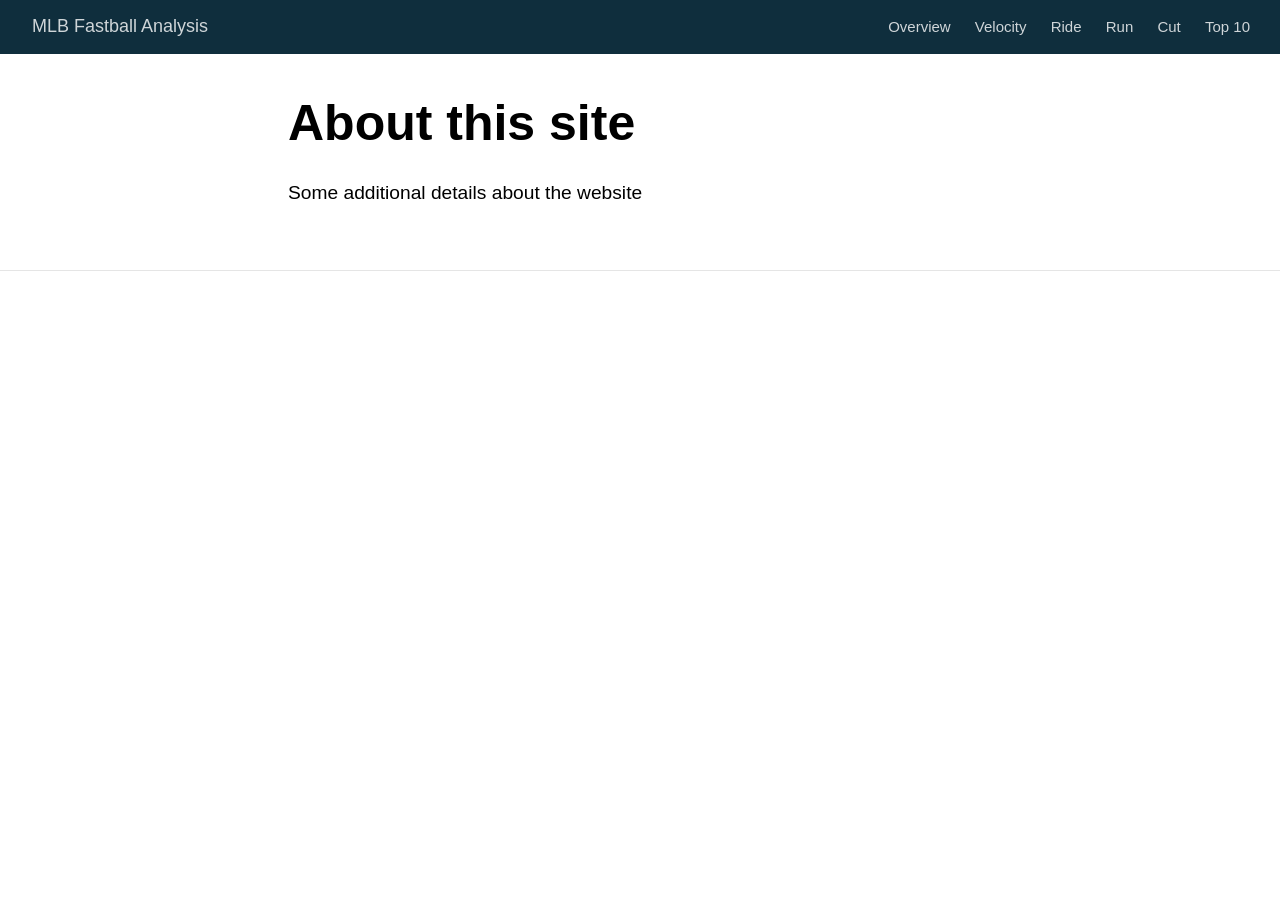
<file: docs/about.html>
<!DOCTYPE html>

<html xmlns="http://www.w3.org/1999/xhtml" lang="" xml:lang="">

<head>
  <meta charset="utf-8"/>
  <meta name="viewport" content="width=device-width, initial-scale=1"/>
  <meta http-equiv="X-UA-Compatible" content="IE=Edge,chrome=1"/>
  <meta name="generator" content="distill" />

  <style type="text/css">
  /* Hide doc at startup (prevent jankiness while JS renders/transforms) */
  body {
    visibility: hidden;
  }
  </style>

 <!--radix_placeholder_import_source-->
 <!--/radix_placeholder_import_source-->

<style type="text/css">code{white-space: pre;}</style>
<style type="text/css" data-origin="pandoc">
pre > code.sourceCode { white-space: pre; position: relative; }
pre > code.sourceCode > span { display: inline-block; line-height: 1.25; }
pre > code.sourceCode > span:empty { height: 1.2em; }
.sourceCode { overflow: visible; }
code.sourceCode > span { color: inherit; text-decoration: inherit; }
div.sourceCode { margin: 1em 0; }
pre.sourceCode { margin: 0; }
@media screen {
div.sourceCode { overflow: auto; }
}
@media print {
pre > code.sourceCode { white-space: pre-wrap; }
pre > code.sourceCode > span { text-indent: -5em; padding-left: 5em; }
}
pre.numberSource code
  { counter-reset: source-line 0; }
pre.numberSource code > span
  { position: relative; left: -4em; counter-increment: source-line; }
pre.numberSource code > span > a:first-child::before
  { content: counter(source-line);
    position: relative; left: -1em; text-align: right; vertical-align: baseline;
    border: none; display: inline-block;
    -webkit-touch-callout: none; -webkit-user-select: none;
    -khtml-user-select: none; -moz-user-select: none;
    -ms-user-select: none; user-select: none;
    padding: 0 4px; width: 4em;
    color: #aaaaaa;
  }
pre.numberSource { margin-left: 3em; border-left: 1px solid #aaaaaa;  padding-left: 4px; }
div.sourceCode
  { color: #00769e; background-color: #f1f3f5; }
@media screen {
pre > code.sourceCode > span > a:first-child::before { text-decoration: underline; }
}
code span { color: #00769e; } /* Normal */
code span.al { color: #ad0000; } /* Alert */
code span.an { color: #5e5e5e; } /* Annotation */
code span.at { color: #657422; } /* Attribute */
code span.bn { color: #ad0000; } /* BaseN */
code span.bu { } /* BuiltIn */
code span.cf { color: #00769e; } /* ControlFlow */
code span.ch { color: #20794d; } /* Char */
code span.cn { color: #8f5902; } /* Constant */
code span.co { color: #5e5e5e; } /* Comment */
code span.cv { color: #5e5e5e; font-style: italic; } /* CommentVar */
code span.do { color: #5e5e5e; font-style: italic; } /* Documentation */
code span.dt { color: #ad0000; } /* DataType */
code span.dv { color: #ad0000; } /* DecVal */
code span.er { color: #ad0000; } /* Error */
code span.ex { } /* Extension */
code span.fl { color: #ad0000; } /* Float */
code span.fu { color: #4758ab; } /* Function */
code span.im { } /* Import */
code span.in { color: #5e5e5e; } /* Information */
code span.kw { color: #00769e; } /* Keyword */
code span.op { color: #5e5e5e; } /* Operator */
code span.ot { color: #00769e; } /* Other */
code span.pp { color: #ad0000; } /* Preprocessor */
code span.sc { color: #5e5e5e; } /* SpecialChar */
code span.ss { color: #20794d; } /* SpecialString */
code span.st { color: #20794d; } /* String */
code span.va { color: #111111; } /* Variable */
code span.vs { color: #20794d; } /* VerbatimString */
code span.wa { color: #5e5e5e; font-style: italic; } /* Warning */
</style>


  <!--radix_placeholder_meta_tags-->
  <title>MLB Fastball Analysis: About this site</title>

  <meta property="description" itemprop="description" content="Some additional details about the website"/>



  <!--  https://developers.facebook.com/docs/sharing/webmasters#markup -->
  <meta property="og:title" content="MLB Fastball Analysis: About this site"/>
  <meta property="og:type" content="article"/>
  <meta property="og:description" content="Some additional details about the website"/>
  <meta property="og:locale" content="en_US"/>
  <meta property="og:site_name" content="MLB Fastball Analysis"/>

  <!--  https://dev.twitter.com/cards/types/summary -->
  <meta property="twitter:card" content="summary"/>
  <meta property="twitter:title" content="MLB Fastball Analysis: About this site"/>
  <meta property="twitter:description" content="Some additional details about the website"/>

  <!--/radix_placeholder_meta_tags-->
  <!--radix_placeholder_rmarkdown_metadata-->

  <script type="text/json" id="radix-rmarkdown-metadata">
  {"type":"list","attributes":{"names":{"type":"character","attributes":{},"value":["title","description"]}},"value":[{"type":"character","attributes":{},"value":["About this site"]},{"type":"character","attributes":{},"value":["Some additional details about the website"]}]}
  </script>
  <!--/radix_placeholder_rmarkdown_metadata-->
  <!--radix_placeholder_navigation_in_header-->
  <meta name="distill:offset" content=""/>

  <script type="application/javascript">

    window.headroom_prevent_pin = false;

    window.document.addEventListener("DOMContentLoaded", function (event) {

      // initialize headroom for banner
      var header = $('header').get(0);
      var headerHeight = header.offsetHeight;
      var headroom = new Headroom(header, {
        tolerance: 5,
        onPin : function() {
          if (window.headroom_prevent_pin) {
            window.headroom_prevent_pin = false;
            headroom.unpin();
          }
        }
      });
      headroom.init();
      if(window.location.hash)
        headroom.unpin();
      $(header).addClass('headroom--transition');

      // offset scroll location for banner on hash change
      // (see: https://github.com/WickyNilliams/headroom.js/issues/38)
      window.addEventListener("hashchange", function(event) {
        window.scrollTo(0, window.pageYOffset - (headerHeight + 25));
      });

      // responsive menu
      $('.distill-site-header').each(function(i, val) {
        var topnav = $(this);
        var toggle = topnav.find('.nav-toggle');
        toggle.on('click', function() {
          topnav.toggleClass('responsive');
        });
      });

      // nav dropdowns
      $('.nav-dropbtn').click(function(e) {
        $(this).next('.nav-dropdown-content').toggleClass('nav-dropdown-active');
        $(this).parent().siblings('.nav-dropdown')
           .children('.nav-dropdown-content').removeClass('nav-dropdown-active');
      });
      $("body").click(function(e){
        $('.nav-dropdown-content').removeClass('nav-dropdown-active');
      });
      $(".nav-dropdown").click(function(e){
        e.stopPropagation();
      });
    });
  </script>

  <style type="text/css">

  /* Theme (user-documented overrideables for nav appearance) */

  .distill-site-nav {
    color: rgba(255, 255, 255, 0.8);
    background-color: #0F2E3D;
    font-size: 15px;
    font-weight: 300;
  }

  .distill-site-nav a {
    color: inherit;
    text-decoration: none;
  }

  .distill-site-nav a:hover {
    color: white;
  }

  @media print {
    .distill-site-nav {
      display: none;
    }
  }

  .distill-site-header {

  }

  .distill-site-footer {

  }


  /* Site Header */

  .distill-site-header {
    width: 100%;
    box-sizing: border-box;
    z-index: 3;
  }

  .distill-site-header .nav-left {
    display: inline-block;
    margin-left: 8px;
  }

  @media screen and (max-width: 768px) {
    .distill-site-header .nav-left {
      margin-left: 0;
    }
  }


  .distill-site-header .nav-right {
    float: right;
    margin-right: 8px;
  }

  .distill-site-header a,
  .distill-site-header .title {
    display: inline-block;
    text-align: center;
    padding: 14px 10px 14px 10px;
  }

  .distill-site-header .title {
    font-size: 18px;
    min-width: 150px;
  }

  .distill-site-header .logo {
    padding: 0;
  }

  .distill-site-header .logo img {
    display: none;
    max-height: 20px;
    width: auto;
    margin-bottom: -4px;
  }

  .distill-site-header .nav-image img {
    max-height: 18px;
    width: auto;
    display: inline-block;
    margin-bottom: -3px;
  }



  @media screen and (min-width: 1000px) {
    .distill-site-header .logo img {
      display: inline-block;
    }
    .distill-site-header .nav-left {
      margin-left: 20px;
    }
    .distill-site-header .nav-right {
      margin-right: 20px;
    }
    .distill-site-header .title {
      padding-left: 12px;
    }
  }


  .distill-site-header .nav-toggle {
    display: none;
  }

  .nav-dropdown {
    display: inline-block;
    position: relative;
  }

  .nav-dropdown .nav-dropbtn {
    border: none;
    outline: none;
    color: rgba(255, 255, 255, 0.8);
    padding: 16px 10px;
    background-color: transparent;
    font-family: inherit;
    font-size: inherit;
    font-weight: inherit;
    margin: 0;
    margin-top: 1px;
    z-index: 2;
  }

  .nav-dropdown-content {
    display: none;
    position: absolute;
    background-color: white;
    min-width: 200px;
    border: 1px solid rgba(0,0,0,0.15);
    border-radius: 4px;
    box-shadow: 0px 8px 16px 0px rgba(0,0,0,0.1);
    z-index: 1;
    margin-top: 2px;
    white-space: nowrap;
    padding-top: 4px;
    padding-bottom: 4px;
  }

  .nav-dropdown-content hr {
    margin-top: 4px;
    margin-bottom: 4px;
    border: none;
    border-bottom: 1px solid rgba(0, 0, 0, 0.1);
  }

  .nav-dropdown-active {
    display: block;
  }

  .nav-dropdown-content a, .nav-dropdown-content .nav-dropdown-header {
    color: black;
    padding: 6px 24px;
    text-decoration: none;
    display: block;
    text-align: left;
  }

  .nav-dropdown-content .nav-dropdown-header {
    display: block;
    padding: 5px 24px;
    padding-bottom: 0;
    text-transform: uppercase;
    font-size: 14px;
    color: #999999;
    white-space: nowrap;
  }

  .nav-dropdown:hover .nav-dropbtn {
    color: white;
  }

  .nav-dropdown-content a:hover {
    background-color: #ddd;
    color: black;
  }

  .nav-right .nav-dropdown-content {
    margin-left: -45%;
    right: 0;
  }

  @media screen and (max-width: 768px) {
    .distill-site-header a, .distill-site-header .nav-dropdown  {display: none;}
    .distill-site-header a.nav-toggle {
      float: right;
      display: block;
    }
    .distill-site-header .title {
      margin-left: 0;
    }
    .distill-site-header .nav-right {
      margin-right: 0;
    }
    .distill-site-header {
      overflow: hidden;
    }
    .nav-right .nav-dropdown-content {
      margin-left: 0;
    }
  }


  @media screen and (max-width: 768px) {
    .distill-site-header.responsive {position: relative; min-height: 500px; }
    .distill-site-header.responsive a.nav-toggle {
      position: absolute;
      right: 0;
      top: 0;
    }
    .distill-site-header.responsive a,
    .distill-site-header.responsive .nav-dropdown {
      display: block;
      text-align: left;
    }
    .distill-site-header.responsive .nav-left,
    .distill-site-header.responsive .nav-right {
      width: 100%;
    }
    .distill-site-header.responsive .nav-dropdown {float: none;}
    .distill-site-header.responsive .nav-dropdown-content {position: relative;}
    .distill-site-header.responsive .nav-dropdown .nav-dropbtn {
      display: block;
      width: 100%;
      text-align: left;
    }
  }

  /* Site Footer */

  .distill-site-footer {
    width: 100%;
    overflow: hidden;
    box-sizing: border-box;
    z-index: 3;
    margin-top: 30px;
    padding-top: 30px;
    padding-bottom: 30px;
    text-align: center;
  }

  /* Headroom */

  d-title {
    padding-top: 6rem;
  }

  @media print {
    d-title {
      padding-top: 4rem;
    }
  }

  .headroom {
    z-index: 1000;
    position: fixed;
    top: 0;
    left: 0;
    right: 0;
  }

  .headroom--transition {
    transition: all .4s ease-in-out;
  }

  .headroom--unpinned {
    top: -100px;
  }

  .headroom--pinned {
    top: 0;
  }

  /* adjust viewport for navbar height */
  /* helps vertically center bootstrap (non-distill) content */
  .min-vh-100 {
    min-height: calc(100vh - 100px) !important;
  }

  </style>

  <script src="site_libs/jquery-3.6.0/jquery-3.6.0.min.js"></script>
  <link href="site_libs/font-awesome-6.5.2/css/all.min.css" rel="stylesheet"/>
  <link href="site_libs/font-awesome-6.5.2/css/v4-shims.min.css" rel="stylesheet"/>
  <script src="site_libs/headroom-0.9.4/headroom.min.js"></script>
  <script src="site_libs/autocomplete-0.37.1/autocomplete.min.js"></script>
  <script src="site_libs/fuse-6.4.1/fuse.min.js"></script>

  <script type="application/javascript">

  function getMeta(metaName) {
    var metas = document.getElementsByTagName('meta');
    for (let i = 0; i < metas.length; i++) {
      if (metas[i].getAttribute('name') === metaName) {
        return metas[i].getAttribute('content');
      }
    }
    return '';
  }

  function offsetURL(url) {
    var offset = getMeta('distill:offset');
    return offset ? offset + '/' + url : url;
  }

  function createFuseIndex() {

    // create fuse index
    var options = {
      keys: [
        { name: 'title', weight: 20 },
        { name: 'categories', weight: 15 },
        { name: 'description', weight: 10 },
        { name: 'contents', weight: 5 },
      ],
      ignoreLocation: true,
      threshold: 0
    };
    var fuse = new window.Fuse([], options);

    // fetch the main search.json
    return fetch(offsetURL('search.json'))
      .then(function(response) {
        if (response.status == 200) {
          return response.json().then(function(json) {
            // index main articles
            json.articles.forEach(function(article) {
              fuse.add(article);
            });
            // download collections and index their articles
            return Promise.all(json.collections.map(function(collection) {
              return fetch(offsetURL(collection)).then(function(response) {
                if (response.status === 200) {
                  return response.json().then(function(articles) {
                    articles.forEach(function(article) {
                      fuse.add(article);
                    });
                  })
                } else {
                  return Promise.reject(
                    new Error('Unexpected status from search index request: ' +
                              response.status)
                  );
                }
              });
            })).then(function() {
              return fuse;
            });
          });

        } else {
          return Promise.reject(
            new Error('Unexpected status from search index request: ' +
                        response.status)
          );
        }
      });
  }

  window.document.addEventListener("DOMContentLoaded", function (event) {

    // get search element (bail if we don't have one)
    var searchEl = window.document.getElementById('distill-search');
    if (!searchEl)
      return;

    createFuseIndex()
      .then(function(fuse) {

        // make search box visible
        searchEl.classList.remove('hidden');

        // initialize autocomplete
        var options = {
          autoselect: true,
          hint: false,
          minLength: 2,
        };
        window.autocomplete(searchEl, options, [{
          source: function(query, callback) {
            const searchOptions = {
              isCaseSensitive: false,
              shouldSort: true,
              minMatchCharLength: 2,
              limit: 10,
            };
            var results = fuse.search(query, searchOptions);
            callback(results
              .map(function(result) { return result.item; })
            );
          },
          templates: {
            suggestion: function(suggestion) {
              var img = suggestion.preview && Object.keys(suggestion.preview).length > 0
                ? `<img src="${offsetURL(suggestion.preview)}"</img>`
                : '';
              var html = `
                <div class="search-item">
                  <h3>${suggestion.title}</h3>
                  <div class="search-item-description">
                    ${suggestion.description || ''}
                  </div>
                  <div class="search-item-preview">
                    ${img}
                  </div>
                </div>
              `;
              return html;
            }
          }
        }]).on('autocomplete:selected', function(event, suggestion) {
          window.location.href = offsetURL(suggestion.path);
        });
        // remove inline display style on autocompleter (we want to
        // manage responsive display via css)
        $('.algolia-autocomplete').css("display", "");
      })
      .catch(function(error) {
        console.log(error);
      });

  });

  </script>

  <style type="text/css">

  .nav-search {
    font-size: x-small;
  }

  /* Algolioa Autocomplete */

  .algolia-autocomplete {
    display: inline-block;
    margin-left: 10px;
    vertical-align: sub;
    background-color: white;
    color: black;
    padding: 6px;
    padding-top: 8px;
    padding-bottom: 0;
    border-radius: 6px;
    border: 1px #0F2E3D solid;
    width: 180px;
  }


  @media screen and (max-width: 768px) {
    .distill-site-nav .algolia-autocomplete {
      display: none;
      visibility: hidden;
    }
    .distill-site-nav.responsive .algolia-autocomplete {
      display: inline-block;
      visibility: visible;
    }
    .distill-site-nav.responsive .algolia-autocomplete .aa-dropdown-menu {
      margin-left: 0;
      width: 400px;
      max-height: 400px;
    }
  }

  .algolia-autocomplete .aa-input, .algolia-autocomplete .aa-hint {
    width: 90%;
    outline: none;
    border: none;
  }

  .algolia-autocomplete .aa-hint {
    color: #999;
  }
  .algolia-autocomplete .aa-dropdown-menu {
    width: 550px;
    max-height: 70vh;
    overflow-x: visible;
    overflow-y: scroll;
    padding: 5px;
    margin-top: 3px;
    margin-left: -150px;
    background-color: #fff;
    border-radius: 5px;
    border: 1px solid #999;
    border-top: none;
  }

  .algolia-autocomplete .aa-dropdown-menu .aa-suggestion {
    cursor: pointer;
    padding: 5px 4px;
    border-bottom: 1px solid #eee;
  }

  .algolia-autocomplete .aa-dropdown-menu .aa-suggestion:last-of-type {
    border-bottom: none;
    margin-bottom: 2px;
  }

  .algolia-autocomplete .aa-dropdown-menu .aa-suggestion .search-item {
    overflow: hidden;
    font-size: 0.8em;
    line-height: 1.4em;
  }

  .algolia-autocomplete .aa-dropdown-menu .aa-suggestion .search-item h3 {
    font-size: 1rem;
    margin-block-start: 0;
    margin-block-end: 5px;
  }

  .algolia-autocomplete .aa-dropdown-menu .aa-suggestion .search-item-description {
    display: inline-block;
    overflow: hidden;
    height: 2.8em;
    width: 80%;
    margin-right: 4%;
  }

  .algolia-autocomplete .aa-dropdown-menu .aa-suggestion .search-item-preview {
    display: inline-block;
    width: 15%;
  }

  .algolia-autocomplete .aa-dropdown-menu .aa-suggestion .search-item-preview img {
    height: 3em;
    width: auto;
    display: none;
  }

  .algolia-autocomplete .aa-dropdown-menu .aa-suggestion .search-item-preview img[src] {
    display: initial;
  }

  .algolia-autocomplete .aa-dropdown-menu .aa-suggestion.aa-cursor {
    background-color: #eee;
  }
  .algolia-autocomplete .aa-dropdown-menu .aa-suggestion em {
    font-weight: bold;
    font-style: normal;
  }

  </style>


  <!--/radix_placeholder_navigation_in_header-->
  <!--radix_placeholder_distill-->

  <style type="text/css">

  body {
    background-color: white;
  }

  .pandoc-table {
    width: 100%;
  }

  .pandoc-table>caption {
    margin-bottom: 10px;
  }

  .pandoc-table th:not([align]) {
    text-align: left;
  }

  .pagedtable-footer {
    font-size: 15px;
  }

  d-byline .byline {
    grid-template-columns: 2fr 2fr;
  }

  d-byline .byline h3 {
    margin-block-start: 1.5em;
  }

  d-byline .byline .authors-affiliations h3 {
    margin-block-start: 0.5em;
  }

  .authors-affiliations .orcid-id {
    width: 16px;
    height:16px;
    margin-left: 4px;
    margin-right: 4px;
    vertical-align: middle;
    padding-bottom: 2px;
  }

  d-title .dt-tags {
    margin-top: 1em;
    grid-column: text;
  }

  .dt-tags .dt-tag {
    text-decoration: none;
    display: inline-block;
    color: rgba(0,0,0,0.6);
    padding: 0em 0.4em;
    margin-right: 0.5em;
    margin-bottom: 0.4em;
    font-size: 70%;
    border: 1px solid rgba(0,0,0,0.2);
    border-radius: 3px;
    text-transform: uppercase;
    font-weight: 500;
  }

  d-article table.gt_table td,
  d-article table.gt_table th {
    border-bottom: none;
    font-size: 100%;
  }

  .html-widget {
    margin-bottom: 2.0em;
  }

  .l-screen-inset {
    padding-right: 16px;
  }

  .l-screen .caption {
    margin-left: 10px;
  }

  .shaded {
    background: rgb(247, 247, 247);
    padding-top: 20px;
    padding-bottom: 20px;
    border-top: 1px solid rgba(0, 0, 0, 0.1);
    border-bottom: 1px solid rgba(0, 0, 0, 0.1);
  }

  .shaded .html-widget {
    margin-bottom: 0;
    border: 1px solid rgba(0, 0, 0, 0.1);
  }

  .shaded .shaded-content {
    background: white;
  }

  .text-output {
    margin-top: 0;
    line-height: 1.5em;
  }

  .hidden {
    display: none !important;
  }

  hr.section-separator {
    border: none;
    border-top: 1px solid rgba(0, 0, 0, 0.1);
    margin: 0px;
  }


  d-byline {
    border-top: none;
  }

  d-article {
    padding-top: 2.5rem;
    padding-bottom: 30px;
    border-top: none;
  }

  d-appendix {
    padding-top: 30px;
  }

  d-article>p>img {
    width: 100%;
  }

  d-article h2 {
    margin: 1rem 0 1.5rem 0;
  }

  d-article h3 {
    margin-top: 1.5rem;
  }

  d-article iframe {
    border: 1px solid rgba(0, 0, 0, 0.1);
    margin-bottom: 2.0em;
    width: 100%;
  }

  /* Tweak code blocks */

  d-article div.sourceCode code,
  d-article pre code {
    font-family: Consolas, Monaco, 'Andale Mono', 'Ubuntu Mono', monospace;
  }

  d-article pre,
  d-article div.sourceCode,
  d-article div.sourceCode pre {
    overflow: auto;
  }

  d-article div.sourceCode {
    background-color: white;
  }

  d-article div.sourceCode pre {
    padding-left: 10px;
    font-size: 12px;
    border-left: 2px solid rgba(0,0,0,0.1);
  }

  d-article pre {
    font-size: 12px;
    color: black;
    background: none;
    margin-top: 0;
    text-align: left;
    white-space: pre;
    word-spacing: normal;
    word-break: normal;
    word-wrap: normal;
    line-height: 1.5;

    -moz-tab-size: 4;
    -o-tab-size: 4;
    tab-size: 4;

    -webkit-hyphens: none;
    -moz-hyphens: none;
    -ms-hyphens: none;
    hyphens: none;
  }

  d-article pre a {
    border-bottom: none;
  }

  d-article pre a:hover {
    border-bottom: none;
    text-decoration: underline;
  }

  d-article details {
    grid-column: text;
    margin-bottom: 0.8em;
  }

  @media(min-width: 768px) {

  d-article pre,
  d-article div.sourceCode,
  d-article div.sourceCode pre {
    overflow: visible !important;
  }

  d-article div.sourceCode pre {
    padding-left: 18px;
    font-size: 14px;
  }

  /* tweak for Pandoc numbered line within distill */
  d-article pre.numberSource code > span {
      left: -2em;
  }

  d-article pre {
    font-size: 14px;
  }

  }

  figure img.external {
    background: white;
    border: 1px solid rgba(0, 0, 0, 0.1);
    box-shadow: 0 1px 8px rgba(0, 0, 0, 0.1);
    padding: 18px;
    box-sizing: border-box;
  }

  /* CSS for d-contents */

  .d-contents {
    grid-column: text;
    color: rgba(0,0,0,0.8);
    font-size: 0.9em;
    padding-bottom: 1em;
    margin-bottom: 1em;
    padding-bottom: 0.5em;
    margin-bottom: 1em;
    padding-left: 0.25em;
    justify-self: start;
  }

  @media(min-width: 1000px) {
    .d-contents.d-contents-float {
      height: 0;
      grid-column-start: 1;
      grid-column-end: 4;
      justify-self: center;
      padding-right: 3em;
      padding-left: 2em;
    }
  }

  .d-contents nav h3 {
    font-size: 18px;
    margin-top: 0;
    margin-bottom: 1em;
  }

  .d-contents li {
    list-style-type: none
  }

  .d-contents nav > ul {
    padding-left: 0;
  }

  .d-contents ul {
    padding-left: 1em
  }

  .d-contents nav ul li {
    margin-top: 0.6em;
    margin-bottom: 0.2em;
  }

  .d-contents nav a {
    font-size: 13px;
    border-bottom: none;
    text-decoration: none
    color: rgba(0, 0, 0, 0.8);
  }

  .d-contents nav a:hover {
    text-decoration: underline solid rgba(0, 0, 0, 0.6)
  }

  .d-contents nav > ul > li > a {
    font-weight: 600;
  }

  .d-contents nav > ul > li > ul {
    font-weight: inherit;
  }

  .d-contents nav > ul > li > ul > li {
    margin-top: 0.2em;
  }


  .d-contents nav ul {
    margin-top: 0;
    margin-bottom: 0.25em;
  }

  .d-article-with-toc h2:nth-child(2) {
    margin-top: 0;
  }


  /* Figure */

  .figure {
    position: relative;
    margin-bottom: 2.5em;
    margin-top: 1.5em;
  }

  .figure .caption {
    color: rgba(0, 0, 0, 0.6);
    font-size: 12px;
    line-height: 1.5em;
  }

  .figure img.external {
    background: white;
    border: 1px solid rgba(0, 0, 0, 0.1);
    box-shadow: 0 1px 8px rgba(0, 0, 0, 0.1);
    padding: 18px;
    box-sizing: border-box;
  }

  .figure .caption a {
    color: rgba(0, 0, 0, 0.6);
  }

  .figure .caption b,
  .figure .caption strong, {
    font-weight: 600;
    color: rgba(0, 0, 0, 1.0);
  }

  /* Citations */

  d-article .citation {
    color: inherit;
    cursor: inherit;
  }

  div.hanging-indent{
    margin-left: 1em; text-indent: -1em;
  }

  /* Citation hover box */

  .tippy-box[data-theme~=light-border] {
    background-color: rgba(250, 250, 250, 0.95);
  }

  .tippy-content > p {
    margin-bottom: 0;
    padding: 2px;
  }


  /* Tweak 1000px media break to show more text */

  @media(min-width: 1000px) {
    .base-grid,
    distill-header,
    d-title,
    d-abstract,
    d-article,
    d-appendix,
    distill-appendix,
    d-byline,
    d-footnote-list,
    d-citation-list,
    distill-footer {
      grid-template-columns: [screen-start] 1fr [page-start kicker-start] 80px [middle-start] 50px [text-start kicker-end] 65px 65px 65px 65px 65px 65px 65px 65px [text-end gutter-start] 65px [middle-end] 65px [page-end gutter-end] 1fr [screen-end];
      grid-column-gap: 16px;
    }

    .grid {
      grid-column-gap: 16px;
    }

    d-article {
      font-size: 1.06rem;
      line-height: 1.7em;
    }
    figure .caption, .figure .caption, figure figcaption {
      font-size: 13px;
    }
  }

  @media(min-width: 1180px) {
    .base-grid,
    distill-header,
    d-title,
    d-abstract,
    d-article,
    d-appendix,
    distill-appendix,
    d-byline,
    d-footnote-list,
    d-citation-list,
    distill-footer {
      grid-template-columns: [screen-start] 1fr [page-start kicker-start] 60px [middle-start] 60px [text-start kicker-end] 60px 60px 60px 60px 60px 60px 60px 60px [text-end gutter-start] 60px [middle-end] 60px [page-end gutter-end] 1fr [screen-end];
      grid-column-gap: 32px;
    }

    .grid {
      grid-column-gap: 32px;
    }
  }


  /* Get the citation styles for the appendix (not auto-injected on render since
     we do our own rendering of the citation appendix) */

  d-appendix .citation-appendix,
  .d-appendix .citation-appendix {
    font-size: 11px;
    line-height: 15px;
    border-left: 1px solid rgba(0, 0, 0, 0.1);
    padding-left: 18px;
    border: 1px solid rgba(0,0,0,0.1);
    background: rgba(0, 0, 0, 0.02);
    padding: 10px 18px;
    border-radius: 3px;
    color: rgba(150, 150, 150, 1);
    overflow: hidden;
    margin-top: -12px;
    white-space: pre-wrap;
    word-wrap: break-word;
  }

  /* Include appendix styles here so they can be overridden */

  d-appendix {
    contain: layout style;
    font-size: 0.8em;
    line-height: 1.7em;
    margin-top: 60px;
    margin-bottom: 0;
    border-top: 1px solid rgba(0, 0, 0, 0.1);
    color: rgba(0,0,0,0.5);
    padding-top: 60px;
    padding-bottom: 48px;
  }

  d-appendix h3 {
    grid-column: page-start / text-start;
    font-size: 15px;
    font-weight: 500;
    margin-top: 1em;
    margin-bottom: 0;
    color: rgba(0,0,0,0.65);
  }

  d-appendix h3 + * {
    margin-top: 1em;
  }

  d-appendix ol {
    padding: 0 0 0 15px;
  }

  @media (min-width: 768px) {
    d-appendix ol {
      padding: 0 0 0 30px;
      margin-left: -30px;
    }
  }

  d-appendix li {
    margin-bottom: 1em;
  }

  d-appendix a {
    color: rgba(0, 0, 0, 0.6);
  }

  d-appendix > * {
    grid-column: text;
  }

  d-appendix > d-footnote-list,
  d-appendix > d-citation-list,
  d-appendix > distill-appendix {
    grid-column: screen;
  }

  /* Include footnote styles here so they can be overridden */

  d-footnote-list {
    contain: layout style;
  }

  d-footnote-list > * {
    grid-column: text;
  }

  d-footnote-list a.footnote-backlink {
    color: rgba(0,0,0,0.3);
    padding-left: 0.5em;
  }



  /* Anchor.js */

  .anchorjs-link {
    /*transition: all .25s linear; */
    text-decoration: none;
    border-bottom: none;
  }
  *:hover > .anchorjs-link {
    margin-left: -1.125em !important;
    text-decoration: none;
    border-bottom: none;
  }

  /* Social footer */

  .social_footer {
    margin-top: 30px;
    margin-bottom: 0;
    color: rgba(0,0,0,0.67);
  }

  .disqus-comments {
    margin-right: 30px;
  }

  .disqus-comment-count {
    border-bottom: 1px solid rgba(0, 0, 0, 0.4);
    cursor: pointer;
  }

  #disqus_thread {
    margin-top: 30px;
  }

  .article-sharing a {
    border-bottom: none;
    margin-right: 8px;
  }

  .article-sharing a:hover {
    border-bottom: none;
  }

  .sidebar-section.subscribe {
    font-size: 12px;
    line-height: 1.6em;
  }

  .subscribe p {
    margin-bottom: 0.5em;
  }


  .article-footer .subscribe {
    font-size: 15px;
    margin-top: 45px;
  }


  .sidebar-section.custom {
    font-size: 12px;
    line-height: 1.6em;
  }

  .custom p {
    margin-bottom: 0.5em;
  }

  /* Styles for listing layout (hide title) */
  .layout-listing d-title, .layout-listing .d-title {
    display: none;
  }

  /* Styles for posts lists (not auto-injected) */


  .posts-with-sidebar {
    padding-left: 45px;
    padding-right: 45px;
  }

  .posts-list .description h2,
  .posts-list .description p {
    font-family: -apple-system, BlinkMacSystemFont, "Segoe UI", Roboto, Oxygen, Ubuntu, Cantarell, "Fira Sans", "Droid Sans", "Helvetica Neue", Arial, sans-serif;
  }

  .posts-list .description h2 {
    font-weight: 700;
    border-bottom: none;
    padding-bottom: 0;
  }

  .posts-list h2.post-tag {
    border-bottom: 1px solid rgba(0, 0, 0, 0.2);
    padding-bottom: 12px;
  }
  .posts-list {
    margin-top: 60px;
    margin-bottom: 24px;
  }

  .posts-list .post-preview {
    text-decoration: none;
    overflow: hidden;
    display: block;
    border-bottom: 1px solid rgba(0, 0, 0, 0.1);
    padding: 24px 0;
  }

  .post-preview-last {
    border-bottom: none !important;
  }

  .posts-list .posts-list-caption {
    grid-column: screen;
    font-weight: 400;
  }

  .posts-list .post-preview h2 {
    margin: 0 0 6px 0;
    line-height: 1.2em;
    font-style: normal;
    font-size: 24px;
  }

  .posts-list .post-preview p {
    margin: 0 0 12px 0;
    line-height: 1.4em;
    font-size: 16px;
  }

  .posts-list .post-preview .thumbnail {
    box-sizing: border-box;
    margin-bottom: 24px;
    position: relative;
    max-width: 500px;
  }
  .posts-list .post-preview img {
    width: 100%;
    display: block;
  }

  .posts-list .metadata {
    font-size: 12px;
    line-height: 1.4em;
    margin-bottom: 18px;
  }

  .posts-list .metadata > * {
    display: inline-block;
  }

  .posts-list .metadata .publishedDate {
    margin-right: 2em;
  }

  .posts-list .metadata .dt-authors {
    display: block;
    margin-top: 0.3em;
    margin-right: 2em;
  }

  .posts-list .dt-tags {
    display: block;
    line-height: 1em;
  }

  .posts-list .dt-tags .dt-tag {
    display: inline-block;
    color: rgba(0,0,0,0.6);
    padding: 0.3em 0.4em;
    margin-right: 0.2em;
    margin-bottom: 0.4em;
    font-size: 60%;
    border: 1px solid rgba(0,0,0,0.2);
    border-radius: 3px;
    text-transform: uppercase;
    font-weight: 500;
  }

  .posts-list img {
    opacity: 1;
  }

  .posts-list img[data-src] {
    opacity: 0;
  }

  .posts-more {
    clear: both;
  }


  .posts-sidebar {
    font-size: 16px;
  }

  .posts-sidebar h3 {
    font-size: 16px;
    margin-top: 0;
    margin-bottom: 0.5em;
    font-weight: 400;
    text-transform: uppercase;
  }

  .sidebar-section {
    margin-bottom: 30px;
  }

  .categories ul {
    list-style-type: none;
    margin: 0;
    padding: 0;
  }

  .categories li {
    color: rgba(0, 0, 0, 0.8);
    margin-bottom: 0;
  }

  .categories li>a {
    border-bottom: none;
  }

  .categories li>a:hover {
    border-bottom: 1px solid rgba(0, 0, 0, 0.4);
  }

  .categories .active {
    font-weight: 600;
  }

  .categories .category-count {
    color: rgba(0, 0, 0, 0.4);
  }


  @media(min-width: 768px) {
    .posts-list .post-preview h2 {
      font-size: 26px;
    }
    .posts-list .post-preview .thumbnail {
      float: right;
      width: 30%;
      margin-bottom: 0;
    }
    .posts-list .post-preview .description {
      float: left;
      width: 45%;
    }
    .posts-list .post-preview .metadata {
      float: left;
      width: 20%;
      margin-top: 8px;
    }
    .posts-list .post-preview p {
      margin: 0 0 12px 0;
      line-height: 1.5em;
      font-size: 16px;
    }
    .posts-with-sidebar .posts-list {
      float: left;
      width: 75%;
    }
    .posts-with-sidebar .posts-sidebar {
      float: right;
      width: 20%;
      margin-top: 60px;
      padding-top: 24px;
      padding-bottom: 24px;
    }
  }


  /* Improve display for browsers without grid (IE/Edge <= 15) */

  .downlevel {
    line-height: 1.6em;
    font-family: -apple-system, BlinkMacSystemFont, "Segoe UI", Roboto, Oxygen, Ubuntu, Cantarell, "Fira Sans", "Droid Sans", "Helvetica Neue", Arial, sans-serif;
    margin: 0;
  }

  .downlevel .d-title {
    padding-top: 6rem;
    padding-bottom: 1.5rem;
  }

  .downlevel .d-title h1 {
    font-size: 50px;
    font-weight: 700;
    line-height: 1.1em;
    margin: 0 0 0.5rem;
  }

  .downlevel .d-title p {
    font-weight: 300;
    font-size: 1.2rem;
    line-height: 1.55em;
    margin-top: 0;
  }

  .downlevel .d-byline {
    padding-top: 0.8em;
    padding-bottom: 0.8em;
    font-size: 0.8rem;
    line-height: 1.8em;
  }

  .downlevel .section-separator {
    border: none;
    border-top: 1px solid rgba(0, 0, 0, 0.1);
  }

  .downlevel .d-article {
    font-size: 1.06rem;
    line-height: 1.7em;
    padding-top: 1rem;
    padding-bottom: 2rem;
  }


  .downlevel .d-appendix {
    padding-left: 0;
    padding-right: 0;
    max-width: none;
    font-size: 0.8em;
    line-height: 1.7em;
    margin-bottom: 0;
    color: rgba(0,0,0,0.5);
    padding-top: 40px;
    padding-bottom: 48px;
  }

  .downlevel .footnotes ol {
    padding-left: 13px;
  }

  .downlevel .base-grid,
  .downlevel .distill-header,
  .downlevel .d-title,
  .downlevel .d-abstract,
  .downlevel .d-article,
  .downlevel .d-appendix,
  .downlevel .distill-appendix,
  .downlevel .d-byline,
  .downlevel .d-footnote-list,
  .downlevel .d-citation-list,
  .downlevel .distill-footer,
  .downlevel .appendix-bottom,
  .downlevel .posts-container {
    padding-left: 40px;
    padding-right: 40px;
  }

  @media(min-width: 768px) {
    .downlevel .base-grid,
    .downlevel .distill-header,
    .downlevel .d-title,
    .downlevel .d-abstract,
    .downlevel .d-article,
    .downlevel .d-appendix,
    .downlevel .distill-appendix,
    .downlevel .d-byline,
    .downlevel .d-footnote-list,
    .downlevel .d-citation-list,
    .downlevel .distill-footer,
    .downlevel .appendix-bottom,
    .downlevel .posts-container {
    padding-left: 150px;
    padding-right: 150px;
    max-width: 900px;
  }
  }

  .downlevel pre code {
    display: block;
    border-left: 2px solid rgba(0, 0, 0, .1);
    padding: 0 0 0 20px;
    font-size: 14px;
  }

  .downlevel code, .downlevel pre {
    color: black;
    background: none;
    font-family: Consolas, Monaco, 'Andale Mono', 'Ubuntu Mono', monospace;
    text-align: left;
    white-space: pre;
    word-spacing: normal;
    word-break: normal;
    word-wrap: normal;
    line-height: 1.5;

    -moz-tab-size: 4;
    -o-tab-size: 4;
    tab-size: 4;

    -webkit-hyphens: none;
    -moz-hyphens: none;
    -ms-hyphens: none;
    hyphens: none;
  }

  .downlevel .posts-list .post-preview {
    color: inherit;
  }



  </style>

  <script type="application/javascript">

  function is_downlevel_browser() {
    if (bowser.isUnsupportedBrowser({ msie: "12", msedge: "16"},
                                   window.navigator.userAgent)) {
      return true;
    } else {
      return window.load_distill_framework === undefined;
    }
  }

  // show body when load is complete
  function on_load_complete() {

    // add anchors
    if (window.anchors) {
      window.anchors.options.placement = 'left';
      window.anchors.add('d-article > h2, d-article > h3, d-article > h4, d-article > h5');
    }


    // set body to visible
    document.body.style.visibility = 'visible';

    // force redraw for leaflet widgets
    if (window.HTMLWidgets) {
      var maps = window.HTMLWidgets.findAll(".leaflet");
      $.each(maps, function(i, el) {
        var map = this.getMap();
        map.invalidateSize();
        map.eachLayer(function(layer) {
          if (layer instanceof L.TileLayer)
            layer.redraw();
        });
      });
    }

    // trigger 'shown' so htmlwidgets resize
    $('d-article').trigger('shown');
  }

  function init_distill() {

    init_common();

    // create front matter
    var front_matter = $('<d-front-matter></d-front-matter>');
    $('#distill-front-matter').wrap(front_matter);

    // create d-title
    $('.d-title').changeElementType('d-title');

    // separator
    var separator = '<hr class="section-separator" style="clear: both"/>';
    // prepend separator above appendix
    $('.d-byline').before(separator);
    $('.d-article').before(separator);

    // create d-byline
    var byline = $('<d-byline></d-byline>');
    $('.d-byline').replaceWith(byline);

    // create d-article
    var article = $('<d-article></d-article>');
    $('.d-article').wrap(article).children().unwrap();

    // move posts container into article
    $('.posts-container').appendTo($('d-article'));

    // create d-appendix
    $('.d-appendix').changeElementType('d-appendix');

    // flag indicating that we have appendix items
    var appendix = $('.appendix-bottom').children('h3').length > 0;

    // replace footnotes with <d-footnote>
    $('.footnote-ref').each(function(i, val) {
      appendix = true;
      var href = $(this).attr('href');
      var id = href.replace('#', '');
      var fn = $('#' + id);
      var fn_p = $('#' + id + '>p');
      fn_p.find('.footnote-back').remove();
      var text = fn_p.html();
      var dtfn = $('<d-footnote></d-footnote>');
      dtfn.html(text);
      $(this).replaceWith(dtfn);
    });
    // remove footnotes
    $('.footnotes').remove();

    // move refs into #references-listing
    $('#references-listing').replaceWith($('#refs'));

    $('h1.appendix, h2.appendix').each(function(i, val) {
      $(this).changeElementType('h3');
    });
    $('h3.appendix').each(function(i, val) {
      var id = $(this).attr('id');
      $('.d-contents a[href="#' + id + '"]').parent().remove();
      appendix = true;
      $(this).nextUntil($('h1, h2, h3')).addBack().appendTo($('d-appendix'));
    });

    // show d-appendix if we have appendix content
    $("d-appendix").css('display', appendix ? 'grid' : 'none');

    // localize layout chunks to just output
    $('.layout-chunk').each(function(i, val) {

      // capture layout
      var layout = $(this).attr('data-layout');

      // apply layout to markdown level block elements
      var elements = $(this).children().not('details, div.sourceCode, pre, script');
      elements.each(function(i, el) {
        var layout_div = $('<div class="' + layout + '"></div>');
        if (layout_div.hasClass('shaded')) {
          var shaded_content = $('<div class="shaded-content"></div>');
          $(this).wrap(shaded_content);
          $(this).parent().wrap(layout_div);
        } else {
          $(this).wrap(layout_div);
        }
      });


      // unwrap the layout-chunk div
      $(this).children().unwrap();
    });

    // remove code block used to force  highlighting css
    $('.distill-force-highlighting-css').parent().remove();

    // remove empty line numbers inserted by pandoc when using a
    // custom syntax highlighting theme, except when numbering line
    // in code chunk
    $('pre:not(.numberLines) code.sourceCode a:empty').remove();

    // load distill framework
    load_distill_framework();

    // wait for window.distillRunlevel == 4 to do post processing
    function distill_post_process() {

      if (!window.distillRunlevel || window.distillRunlevel < 4)
        return;

      // hide author/affiliations entirely if we have no authors
      var front_matter = JSON.parse($("#distill-front-matter").html());
      var have_authors = front_matter.authors && front_matter.authors.length > 0;
      if (!have_authors)
        $('d-byline').addClass('hidden');

      // article with toc class
      $('.d-contents').parent().addClass('d-article-with-toc');

      // strip links that point to #
      $('.authors-affiliations').find('a[href="#"]').removeAttr('href');

      // add orcid ids
      $('.authors-affiliations').find('.author').each(function(i, el) {
        var orcid_id = front_matter.authors[i].orcidID;
        var author_name = front_matter.authors[i].author
        if (orcid_id) {
          var a = $('<a></a>');
          a.attr('href', 'https://orcid.org/' + orcid_id);
          var img = $('<img></img>');
          img.addClass('orcid-id');
          img.attr('alt', author_name ? 'ORCID ID for ' + author_name : 'ORCID ID');
          img.attr('src','[data-uri]');
          a.append(img);
          $(this).append(a);
        }
      });

      // hide elements of author/affiliations grid that have no value
      function hide_byline_column(caption) {
        $('d-byline').find('h3:contains("' + caption + '")').parent().css('visibility', 'hidden');
      }

      // affiliations
      var have_affiliations = false;
      for (var i = 0; i<front_matter.authors.length; ++i) {
        var author = front_matter.authors[i];
        if (author.affiliation !== "&nbsp;") {
          have_affiliations = true;
          break;
        }
      }
      if (!have_affiliations)
        $('d-byline').find('h3:contains("Affiliations")').css('visibility', 'hidden');

      // published date
      if (!front_matter.publishedDate)
        hide_byline_column("Published");

      // document object identifier
      var doi = $('d-byline').find('h3:contains("DOI")');
      var doi_p = doi.next().empty();
      if (!front_matter.doi) {
        // if we have a citation and valid citationText then link to that
        if ($('#citation').length > 0 && front_matter.citationText) {
          doi.html('Citation');
          $('<a href="#citation"></a>')
            .text(front_matter.citationText)
            .appendTo(doi_p);
        } else {
          hide_byline_column("DOI");
        }
      } else {
        $('<a></a>')
           .attr('href', "https://doi.org/" + front_matter.doi)
           .html(front_matter.doi)
           .appendTo(doi_p);
      }

       // change plural form of authors/affiliations
      if (front_matter.authors.length === 1) {
        var grid = $('.authors-affiliations');
        grid.children('h3:contains("Authors")').text('Author');
        grid.children('h3:contains("Affiliations")').text('Affiliation');
      }

      // remove d-appendix and d-footnote-list local styles
      $('d-appendix > style:first-child').remove();
      $('d-footnote-list > style:first-child').remove();

      // move appendix-bottom entries to the bottom
      $('.appendix-bottom').appendTo('d-appendix').children().unwrap();
      $('.appendix-bottom').remove();

      // hoverable references
      $('span.citation[data-cites]').each(function() {
        const citeChild = $(this).children()[0]
        // Do not process if @xyz has been used without escaping and without bibliography activated
        // https://github.com/rstudio/distill/issues/466
        if (citeChild === undefined) return true

        if (citeChild.nodeName == "D-FOOTNOTE") {
          var fn = citeChild
          $(this).html(fn.shadowRoot.querySelector("sup"))
          $(this).id = fn.id
          fn.remove()
        }
        var refs = $(this).attr('data-cites').split(" ");
        var refHtml = refs.map(function(ref) {
          // Could use CSS.escape too here, we insure backward compatibility in navigator
          return "<p>" + $('div[id="ref-' + ref + '"]').html() + "</p>";
        }).join("\n");
        window.tippy(this, {
          allowHTML: true,
          content: refHtml,
          maxWidth: 500,
          interactive: true,
          interactiveBorder: 10,
          theme: 'light-border',
          placement: 'bottom-start'
        });
      });

      // fix footnotes in tables (#411)
      // replacing broken distill.pub feature
      $('table d-footnote').each(function() {
        // we replace internal showAtNode methode which is triggered when hovering a footnote
        this.hoverBox.showAtNode = function(node) {
          // ported from https://github.com/distillpub/template/pull/105/files
          calcOffset = function(elem) {
              let x = elem.offsetLeft;
              let y = elem.offsetTop;
              // Traverse upwards until an `absolute` element is found or `elem`
              // becomes null.
              while (elem = elem.offsetParent && elem.style.position != 'absolute') {
                  x += elem.offsetLeft;
                  y += elem.offsetTop;
              }

              return { left: x, top: y };
          }
          // https://developer.mozilla.org/en-US/docs/Web/API/HTMLElement/offsetTop
          const bbox = node.getBoundingClientRect();
          const offset = calcOffset(node);
          this.show([offset.left + bbox.width, offset.top + bbox.height]);
        }
      })

      // clear polling timer
      clearInterval(tid);

      // show body now that everything is ready
      on_load_complete();
    }

    var tid = setInterval(distill_post_process, 50);
    distill_post_process();

  }

  function init_downlevel() {

    init_common();

     // insert hr after d-title
    $('.d-title').after($('<hr class="section-separator"/>'));

    // check if we have authors
    var front_matter = JSON.parse($("#distill-front-matter").html());
    var have_authors = front_matter.authors && front_matter.authors.length > 0;

    // manage byline/border
    if (!have_authors)
      $('.d-byline').remove();
    $('.d-byline').after($('<hr class="section-separator"/>'));
    $('.d-byline a').remove();

    // remove toc
    $('.d-contents').remove();

    // move appendix elements
    $('h1.appendix, h2.appendix').each(function(i, val) {
      $(this).changeElementType('h3');
    });
    $('h3.appendix').each(function(i, val) {
      $(this).nextUntil($('h1, h2, h3')).addBack().appendTo($('.d-appendix'));
    });


    // inject headers into references and footnotes
    var refs_header = $('<h3></h3>');
    refs_header.text('References');
    $('#refs').prepend(refs_header);

    var footnotes_header = $('<h3></h3');
    footnotes_header.text('Footnotes');
    $('.footnotes').children('hr').first().replaceWith(footnotes_header);

    // move appendix-bottom entries to the bottom
    $('.appendix-bottom').appendTo('.d-appendix').children().unwrap();
    $('.appendix-bottom').remove();

    // remove appendix if it's empty
    if ($('.d-appendix').children().length === 0)
      $('.d-appendix').remove();

    // prepend separator above appendix
    $('.d-appendix').before($('<hr class="section-separator" style="clear: both"/>'));

    // trim code
    $('pre>code').each(function(i, val) {
      $(this).html($.trim($(this).html()));
    });

    // move posts-container right before article
    $('.posts-container').insertBefore($('.d-article'));

    $('body').addClass('downlevel');

    on_load_complete();
  }


  function init_common() {

    // jquery plugin to change element types
    (function($) {
      $.fn.changeElementType = function(newType) {
        var attrs = {};

        $.each(this[0].attributes, function(idx, attr) {
          attrs[attr.nodeName] = attr.nodeValue;
        });

        this.replaceWith(function() {
          return $("<" + newType + "/>", attrs).append($(this).contents());
        });
      };
    })(jQuery);

    // prevent underline for linked images
    $('a > img').parent().css({'border-bottom' : 'none'});

    // mark non-body figures created by knitr chunks as 100% width
    $('.layout-chunk').each(function(i, val) {
      var figures = $(this).find('img, .html-widget');
      // ignore leaflet img layers (#106)
      figures = figures.filter(':not(img[class*="leaflet"])')
      if ($(this).attr('data-layout') !== "l-body") {
        figures.css('width', '100%');
      } else {
        figures.css('max-width', '100%');
        figures.filter("[width]").each(function(i, val) {
          var fig = $(this);
          fig.css('width', fig.attr('width') + 'px');
        });

      }
    });

    // auto-append index.html to post-preview links in file: protocol
    // and in rstudio ide preview
    $('.post-preview').each(function(i, val) {
      if (window.location.protocol === "file:")
        $(this).attr('href', $(this).attr('href') + "index.html");
    });

    // get rid of index.html references in header
    if (window.location.protocol !== "file:") {
      $('.distill-site-header a[href]').each(function(i,val) {
        $(this).attr('href', $(this).attr('href').replace(/^index[.]html/, "./"));
      });
    }

    // add class to pandoc style tables
    $('tr.header').parent('thead').parent('table').addClass('pandoc-table');
    $('.kable-table').children('table').addClass('pandoc-table');

    // add figcaption style to table captions
    $('caption').parent('table').addClass("figcaption");

    // initialize posts list
    if (window.init_posts_list)
      window.init_posts_list();

    // implmement disqus comment link
    $('.disqus-comment-count').click(function() {
      window.headroom_prevent_pin = true;
      $('#disqus_thread').toggleClass('hidden');
      if (!$('#disqus_thread').hasClass('hidden')) {
        var offset = $(this).offset();
        $(window).resize();
        $('html, body').animate({
          scrollTop: offset.top - 35
        });
      }
    });
  }

  document.addEventListener('DOMContentLoaded', function() {
    if (is_downlevel_browser())
      init_downlevel();
    else
      window.addEventListener('WebComponentsReady', init_distill);
  });

  </script>

  <!--/radix_placeholder_distill-->
  <script src="site_libs/header-attrs-2.30/header-attrs.js"></script>
  <script src="site_libs/popper-2.6.0/popper.min.js"></script>
  <link href="site_libs/tippy-6.2.7/tippy.css" rel="stylesheet" />
  <link href="site_libs/tippy-6.2.7/tippy-light-border.css" rel="stylesheet" />
  <script src="site_libs/tippy-6.2.7/tippy.umd.min.js"></script>
  <script src="site_libs/anchor-4.2.2/anchor.min.js"></script>
  <script src="site_libs/bowser-1.9.3/bowser.min.js"></script>
  <script src="site_libs/webcomponents-2.0.0/webcomponents.js"></script>
  <script src="site_libs/distill-2.2.21/template.v2.js"></script>
  <!--radix_placeholder_site_in_header-->
  <style type="text/css">
  .profile-hero {
    border-radius: 12px;
    padding: 24px 26px;
    color: white;
    margin: 20px 0 30px 0;
  }

  .velocity-hero {
    background: #D55E00;
  }

  .ride-hero {
    background: #0072B2;
  }

  .run-hero {
    background: #009E73;
  }

  .cut-hero {
    background: #CC79A7;
  }

  .hero-title {
    font-size: 26px;
    font-weight: 700;
    margin-bottom: 8px;
  }

  .hero-subtitle {
    font-size: 15px;
    line-height: 1.6;
  }

  .section-intro {
    font-size: 16px;
    line-height: 1.6;
    color: #555555;
    margin-bottom: 20px;
  }

  .info-grid {
    display: grid;
    grid-template-columns: repeat(3, 1fr);
    gap: 14px;
    margin: 20px 0 32px 0;
  }

  .info-card {
    border: 1px solid #e3e3e3;
    border-radius: 10px;
    padding: 16px 18px;
    background: #fafafa;
  }

  .info-title {
    font-size: 14px;
    font-weight: 700;
    color: #555555;
    margin-bottom: 5px;
  }

  .info-value {
    font-size: 19px;
    font-weight: 700;
  }

  .info-description {
    font-size: 13px;
    line-height: 1.5;
    color: #555555;
    margin-top: 5px;
  }

  .question-box {
    background: #f4f4f4;
    border-left: 5px solid #555555;
    padding: 17px 20px;
    margin: 22px 0 28px 0;
    line-height: 1.6;
  }

  .takeaway-box {
    background: #fafafa;
    border: 1px solid #e2e2e2;
    border-radius: 10px;
    padding: 18px 20px;
    margin: 20px 0 30px 0;
  }

  .takeaway-title {
    font-weight: 700;
    margin-bottom: 5px;
  }

  .takeaway-text {
    font-size: 14px;
    line-height: 1.55;
    color: #444444;
  }

  @media (max-width: 750px) {
    .info-grid {
      grid-template-columns: 1fr;
    }
  }
  </style>
  <!--/radix_placeholder_site_in_header-->

  <link rel="stylesheet" href="fastball_style.css" type="text/css"/>

</head>

<body>

<!--radix_placeholder_front_matter-->

<script id="distill-front-matter" type="text/json">
{"title":"About this site","description":"Some additional details about the website","authors":[]}
</script>

<!--/radix_placeholder_front_matter-->
<!--radix_placeholder_navigation_before_body-->
<header class="header header--fixed" role="banner">
<nav class="distill-site-nav distill-site-header">
<div class="nav-left">
<a href="index.html" class="title">MLB Fastball Analysis</a>
</div>
<div class="nav-right">
<a href="index.html">Overview</a>
<a href="Velocity.html">Velocity</a>
<a href="Ride.html">Ride</a>
<a href="Run.html">Run</a>
<a href="Cut.html">Cut</a>
<a href="top10.html">Top 10</a>
<a href="javascript:void(0);" class="nav-toggle">&#9776;</a>
</div>
</nav>
</header>
<!--/radix_placeholder_navigation_before_body-->
<!--radix_placeholder_site_before_body-->
<!--/radix_placeholder_site_before_body-->

<div class="d-title">
<h1>About this site</h1>

<!--radix_placeholder_categories-->
<!--/radix_placeholder_categories-->
<p><p>Some additional details about the website</p></p>
</div>


<div class="d-article">
<div class="sourceCode" id="cb1"><pre class="sourceCode r distill-force-highlighting-css"><code class="sourceCode r"></code></pre></div>
<!--radix_placeholder_article_footer-->
<!--/radix_placeholder_article_footer-->
</div>

<div class="d-appendix">
</div>


<!--radix_placeholder_site_after_body-->
<!--/radix_placeholder_site_after_body-->
<!--radix_placeholder_appendices-->
<div class="appendix-bottom"></div>
<!--/radix_placeholder_appendices-->
<!--radix_placeholder_navigation_after_body-->
<!--/radix_placeholder_navigation_after_body-->

</body>

</html>
</file>
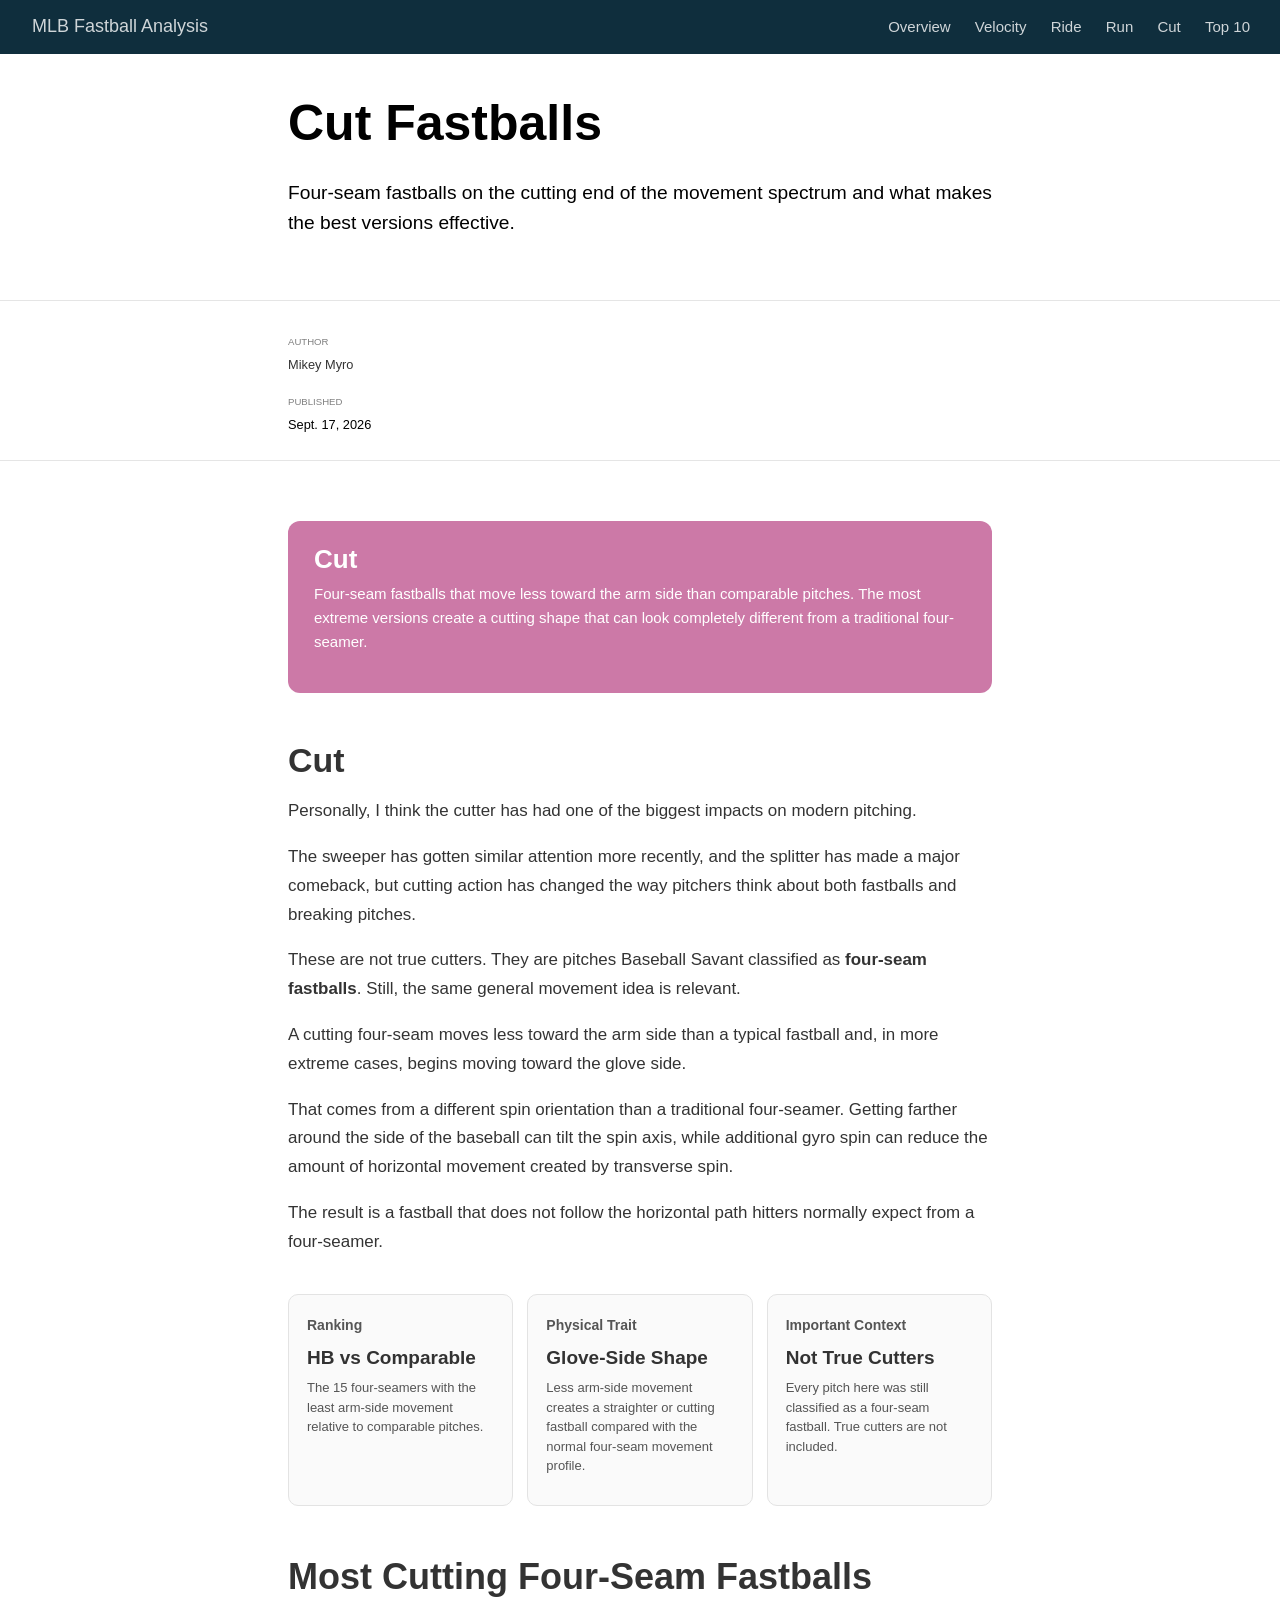
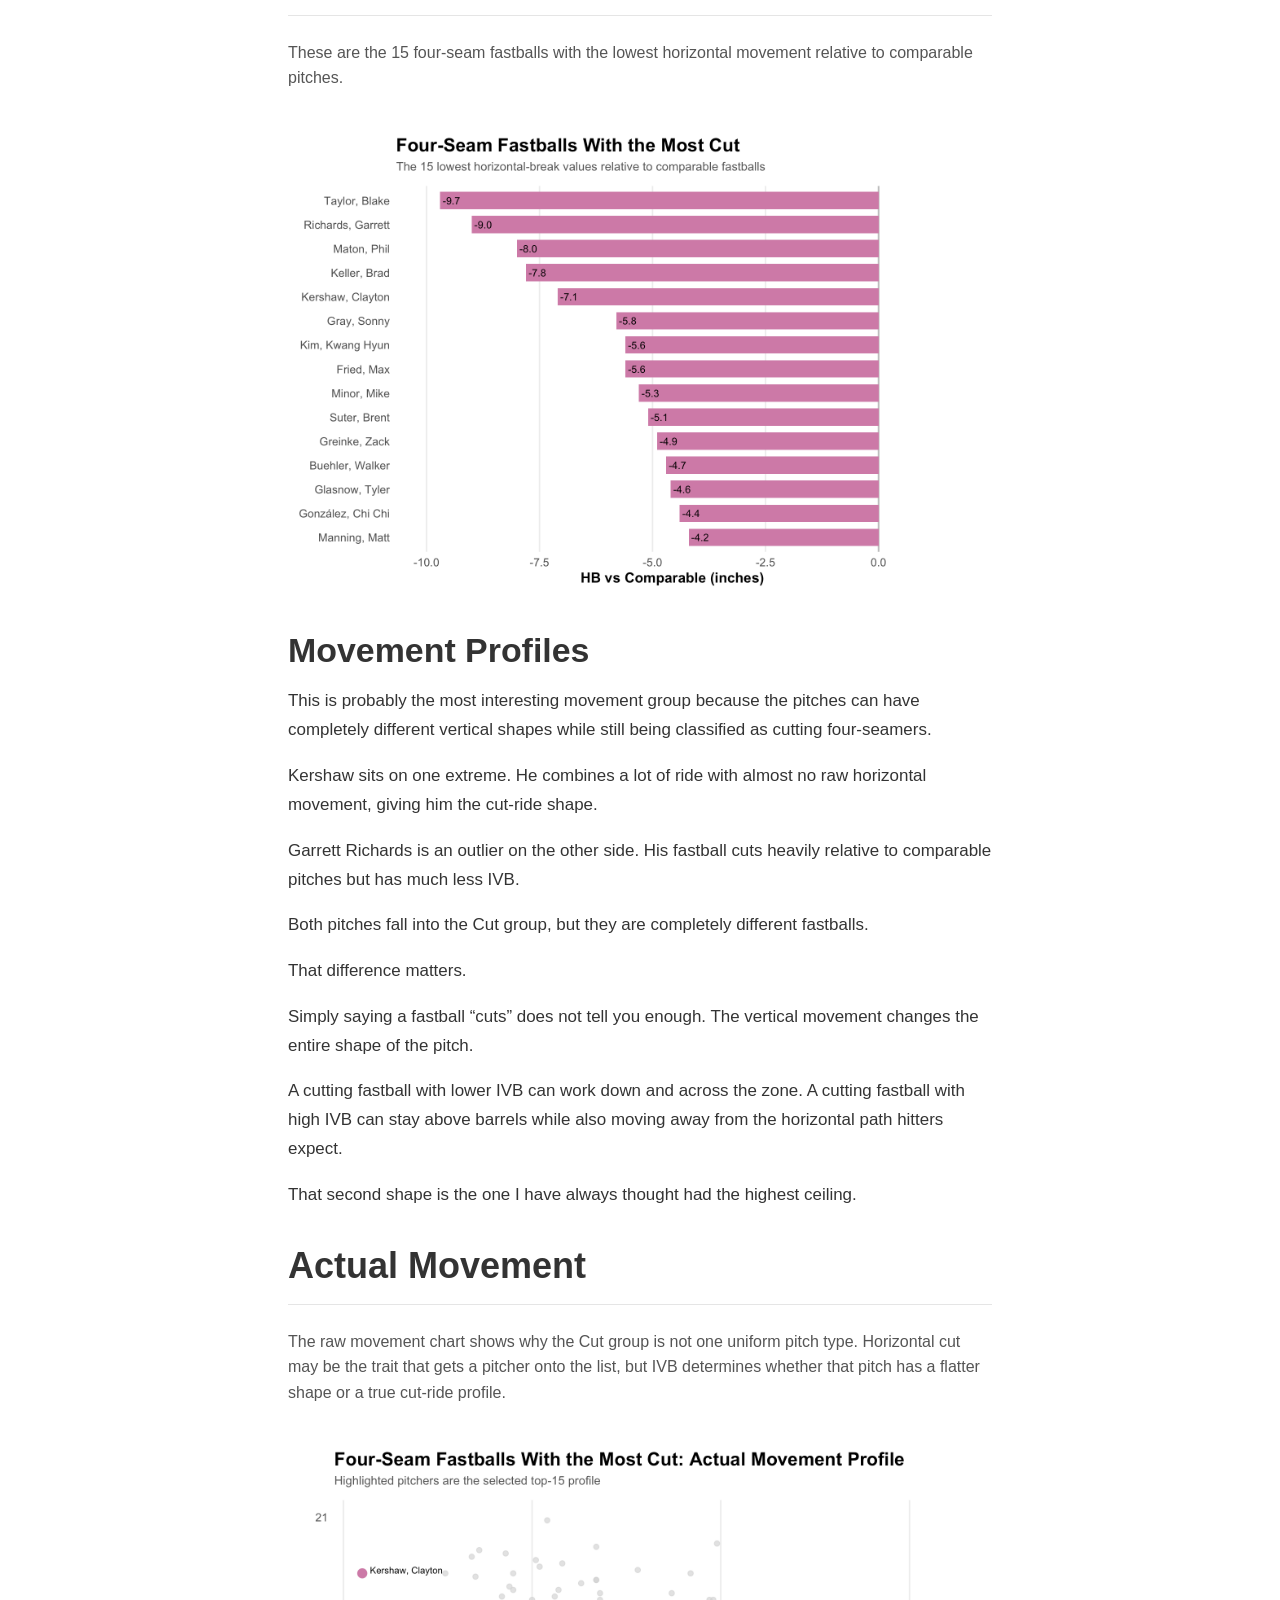
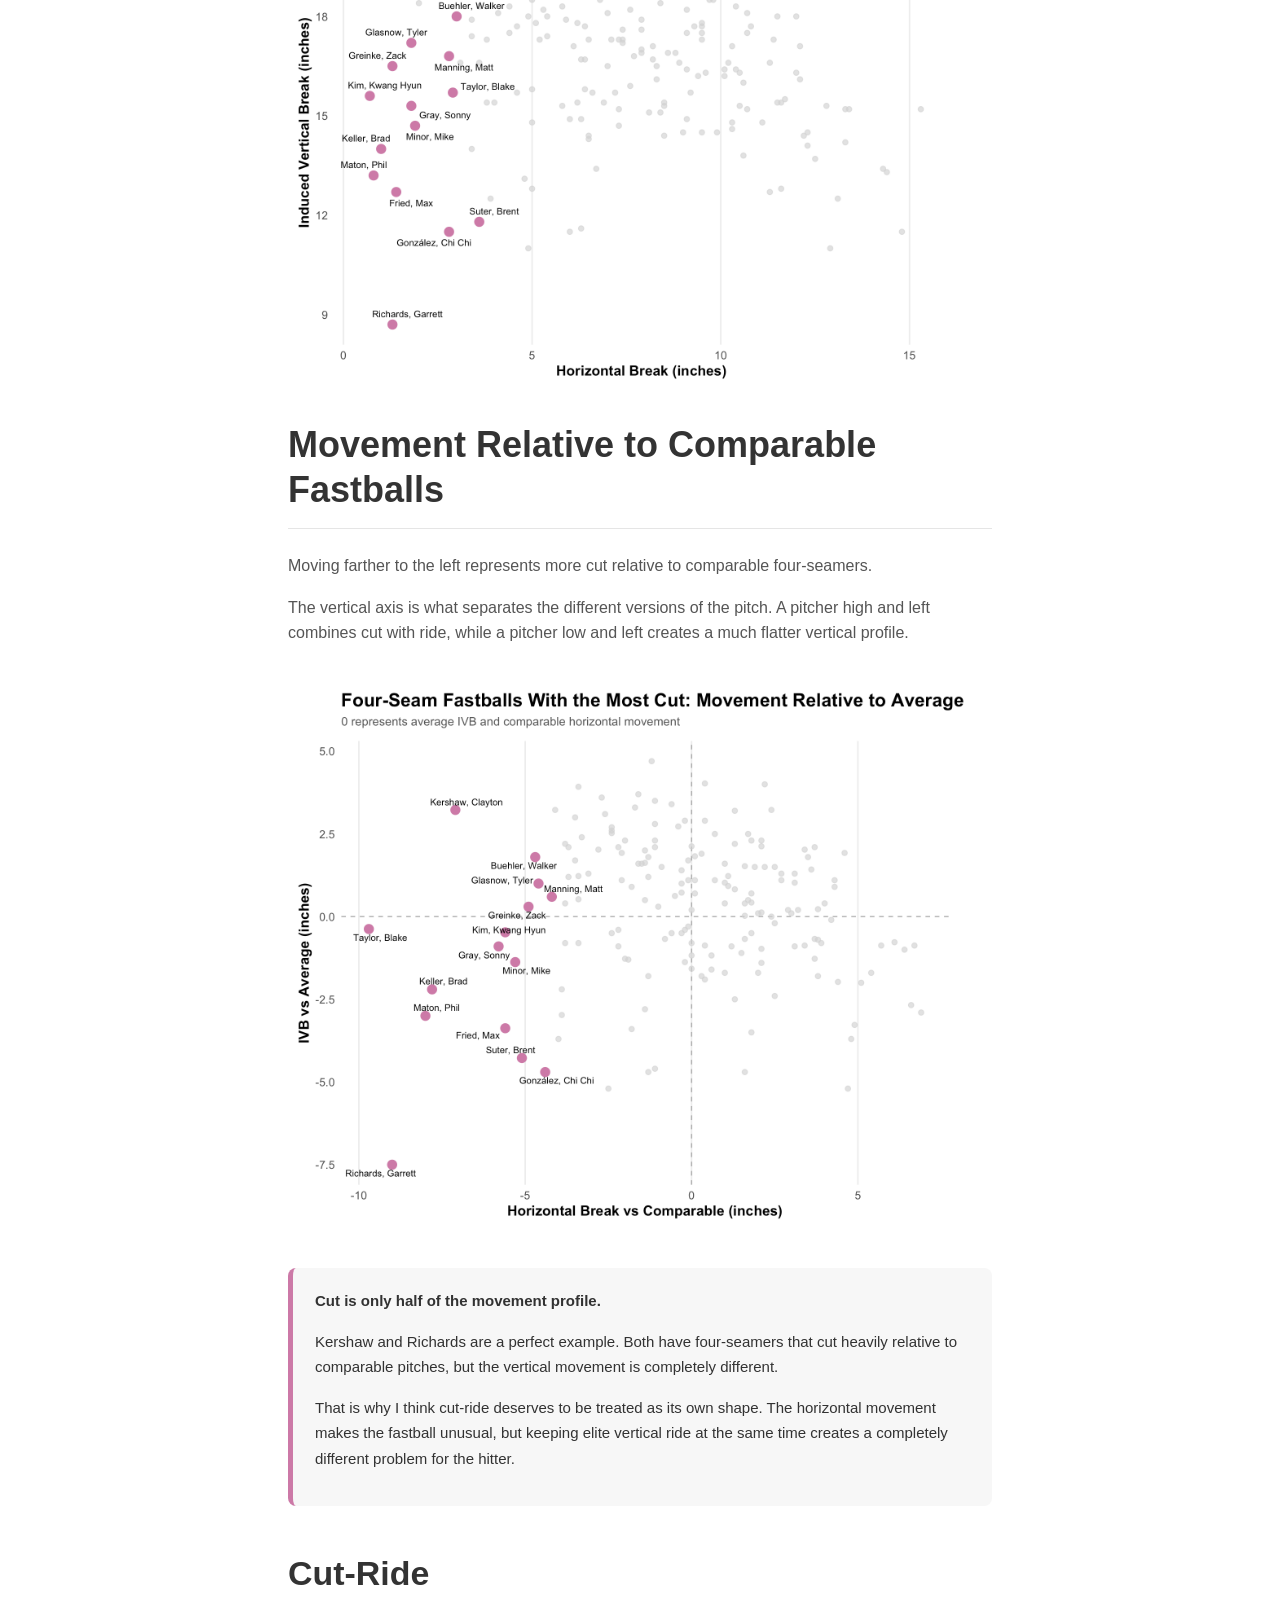
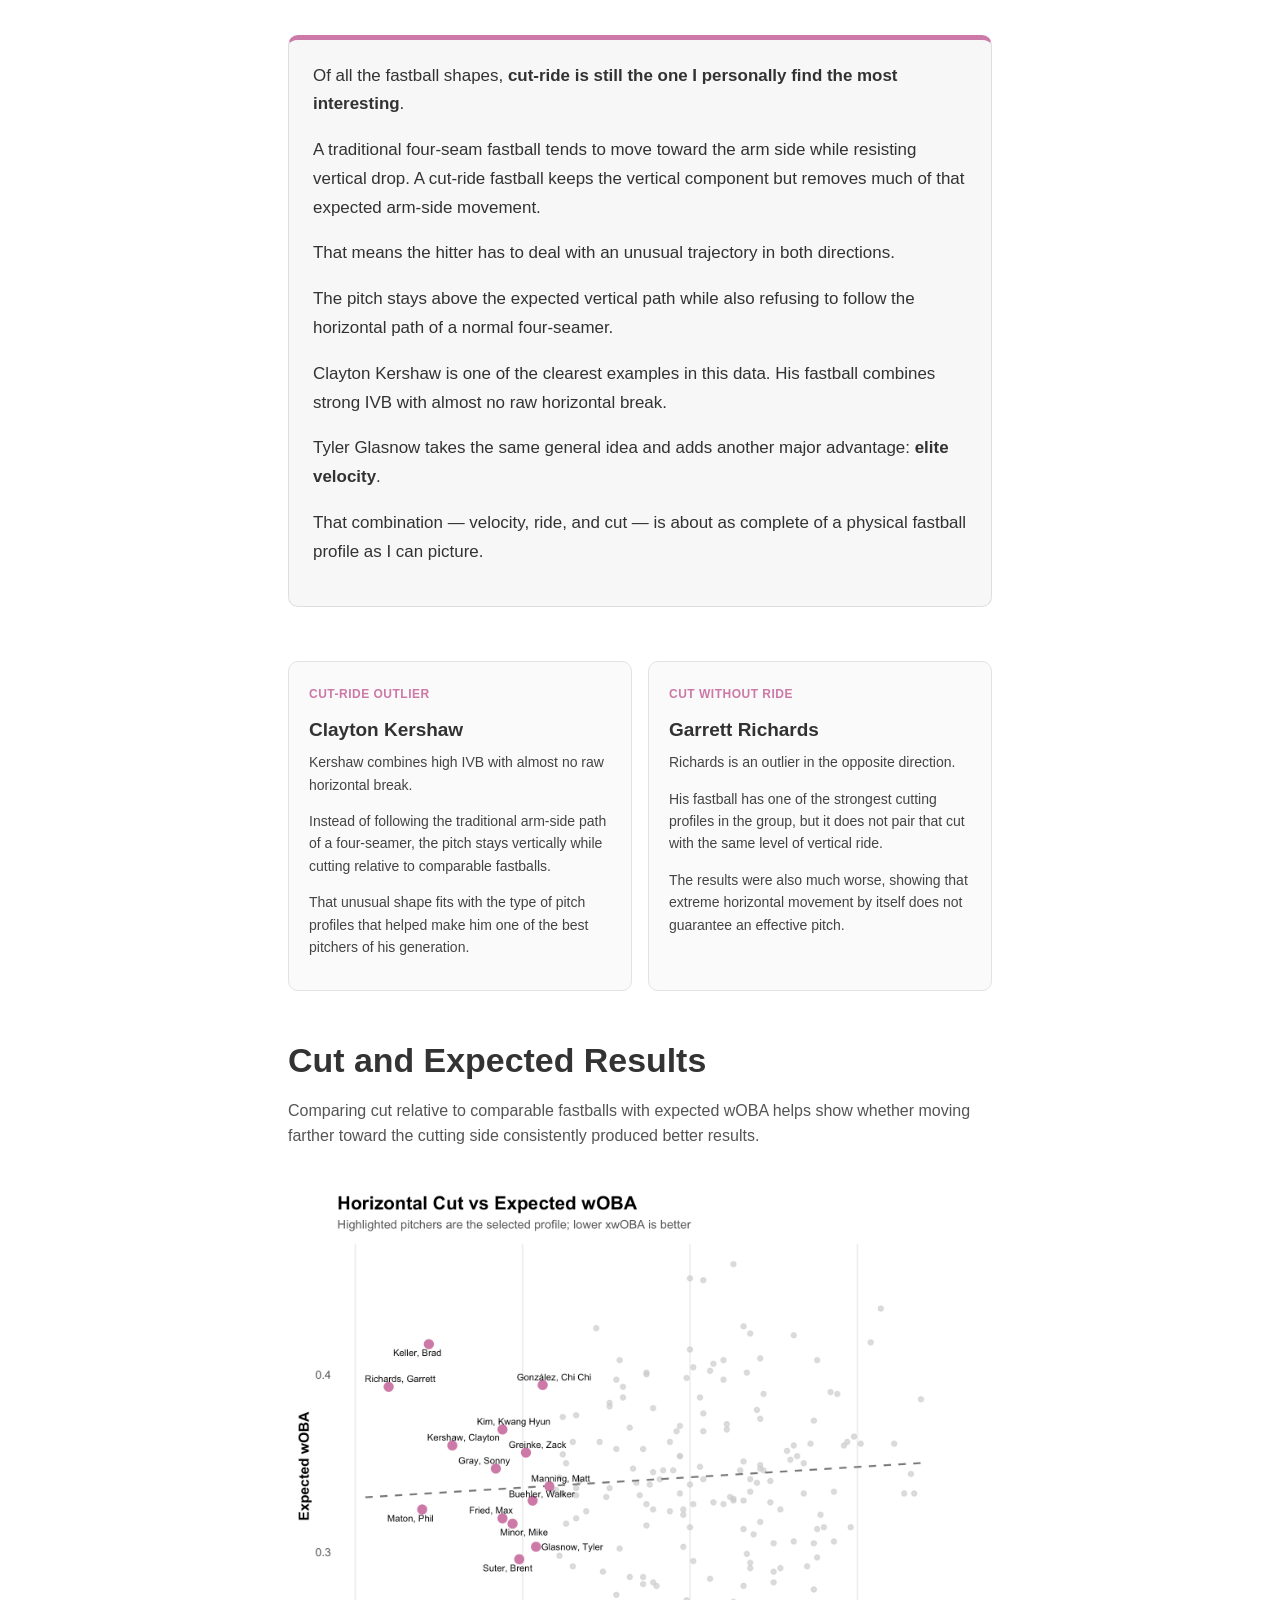
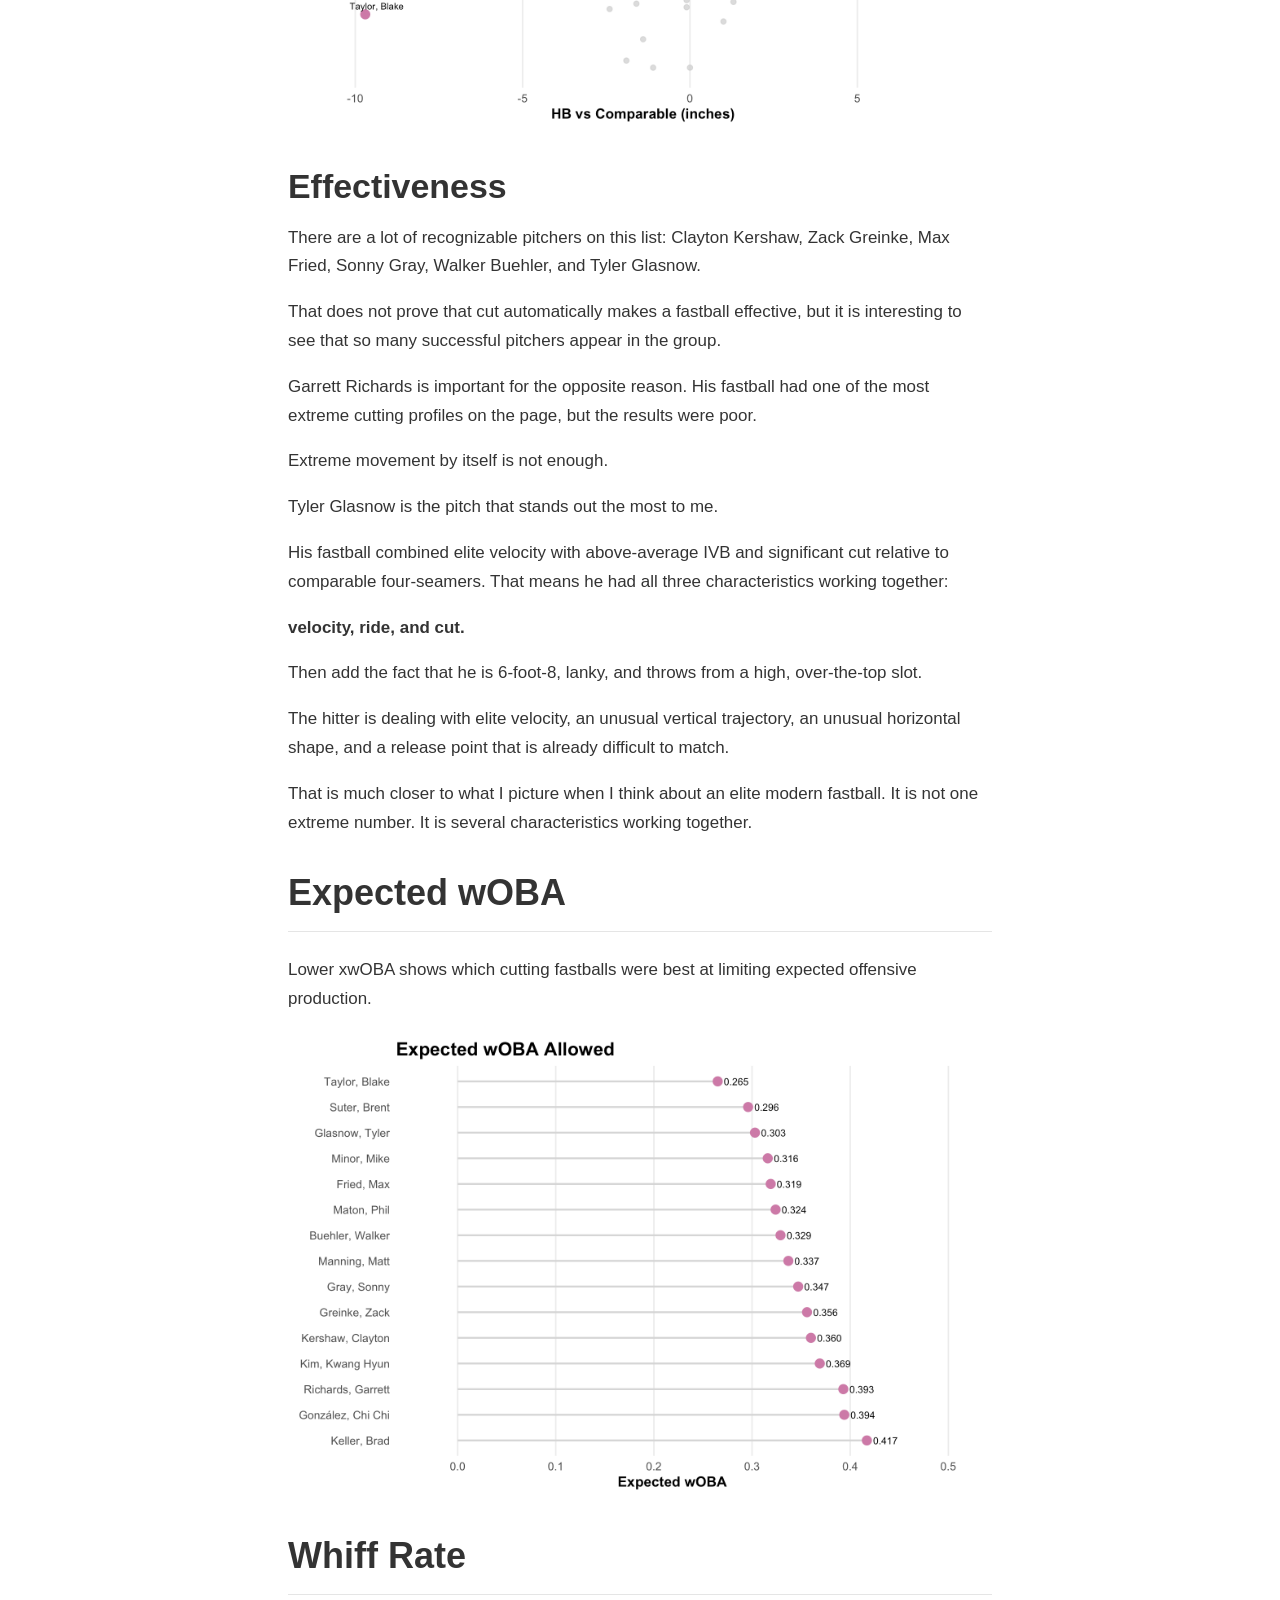
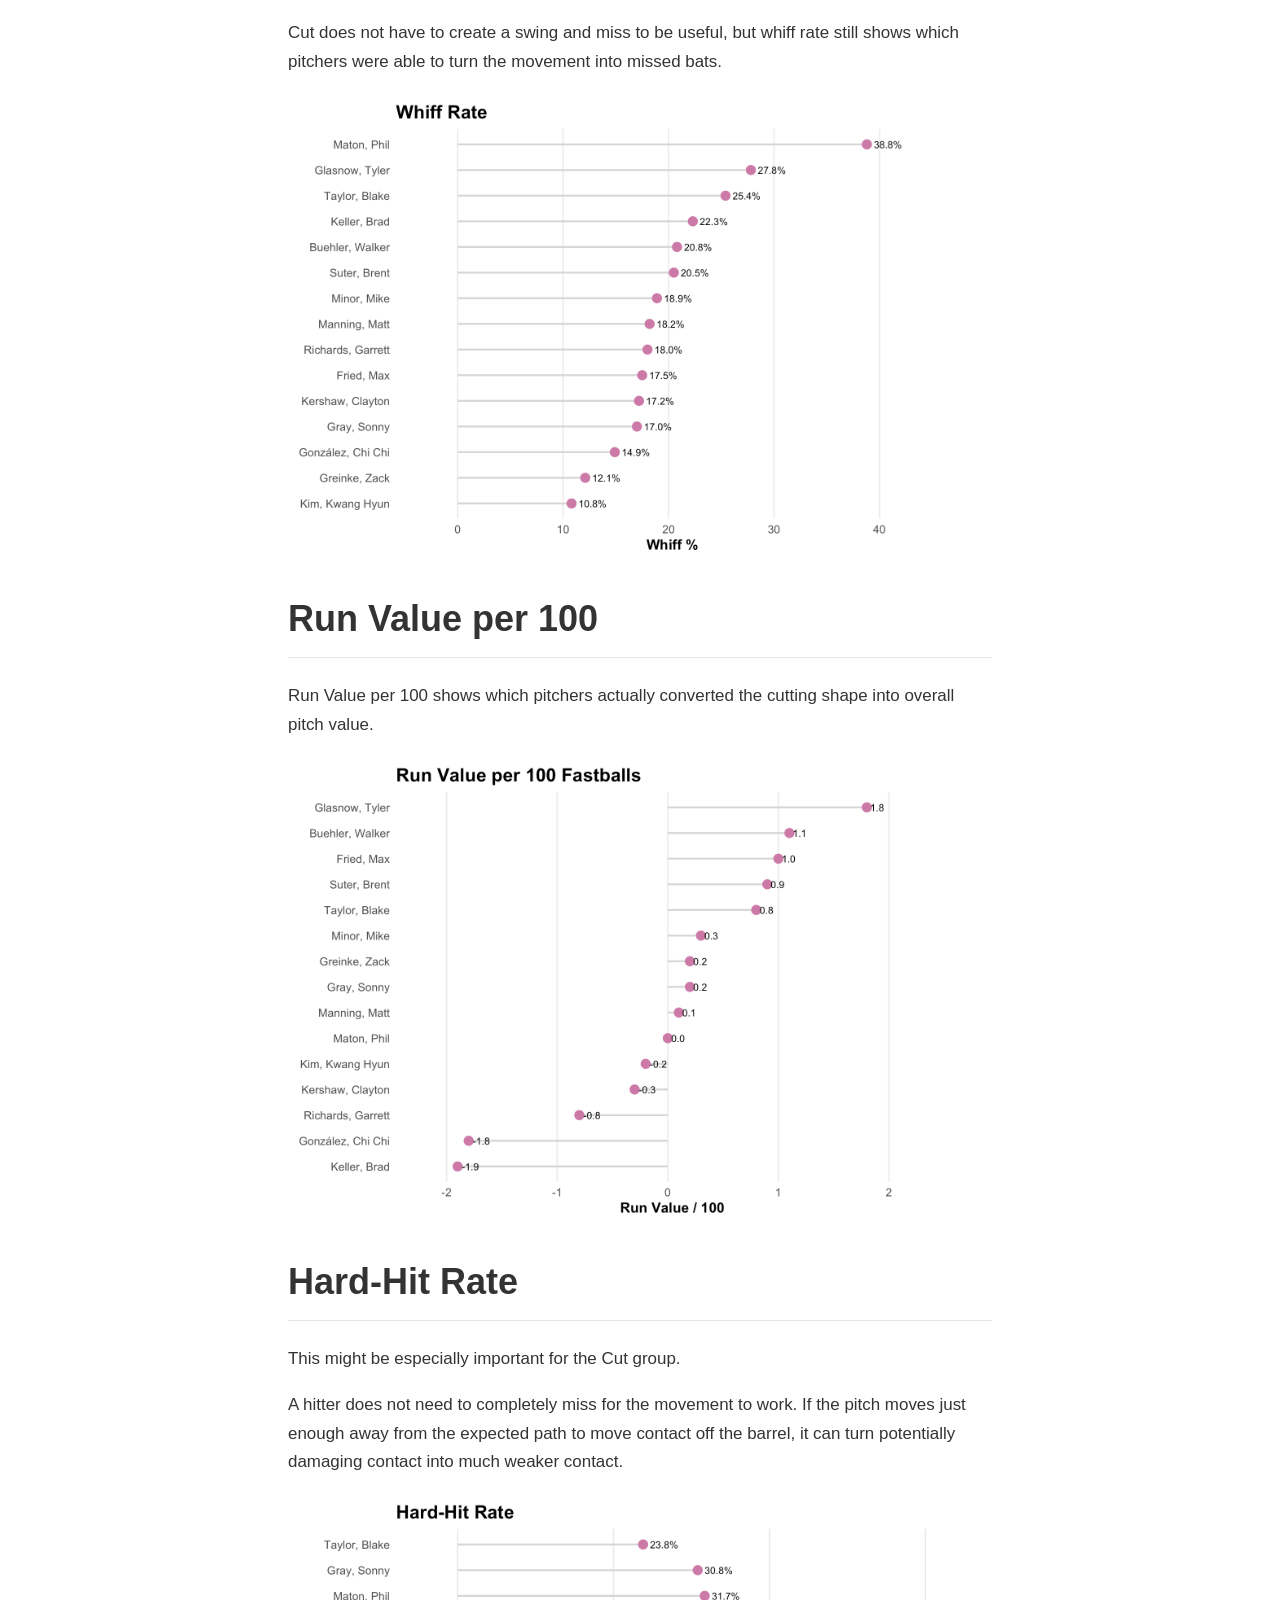
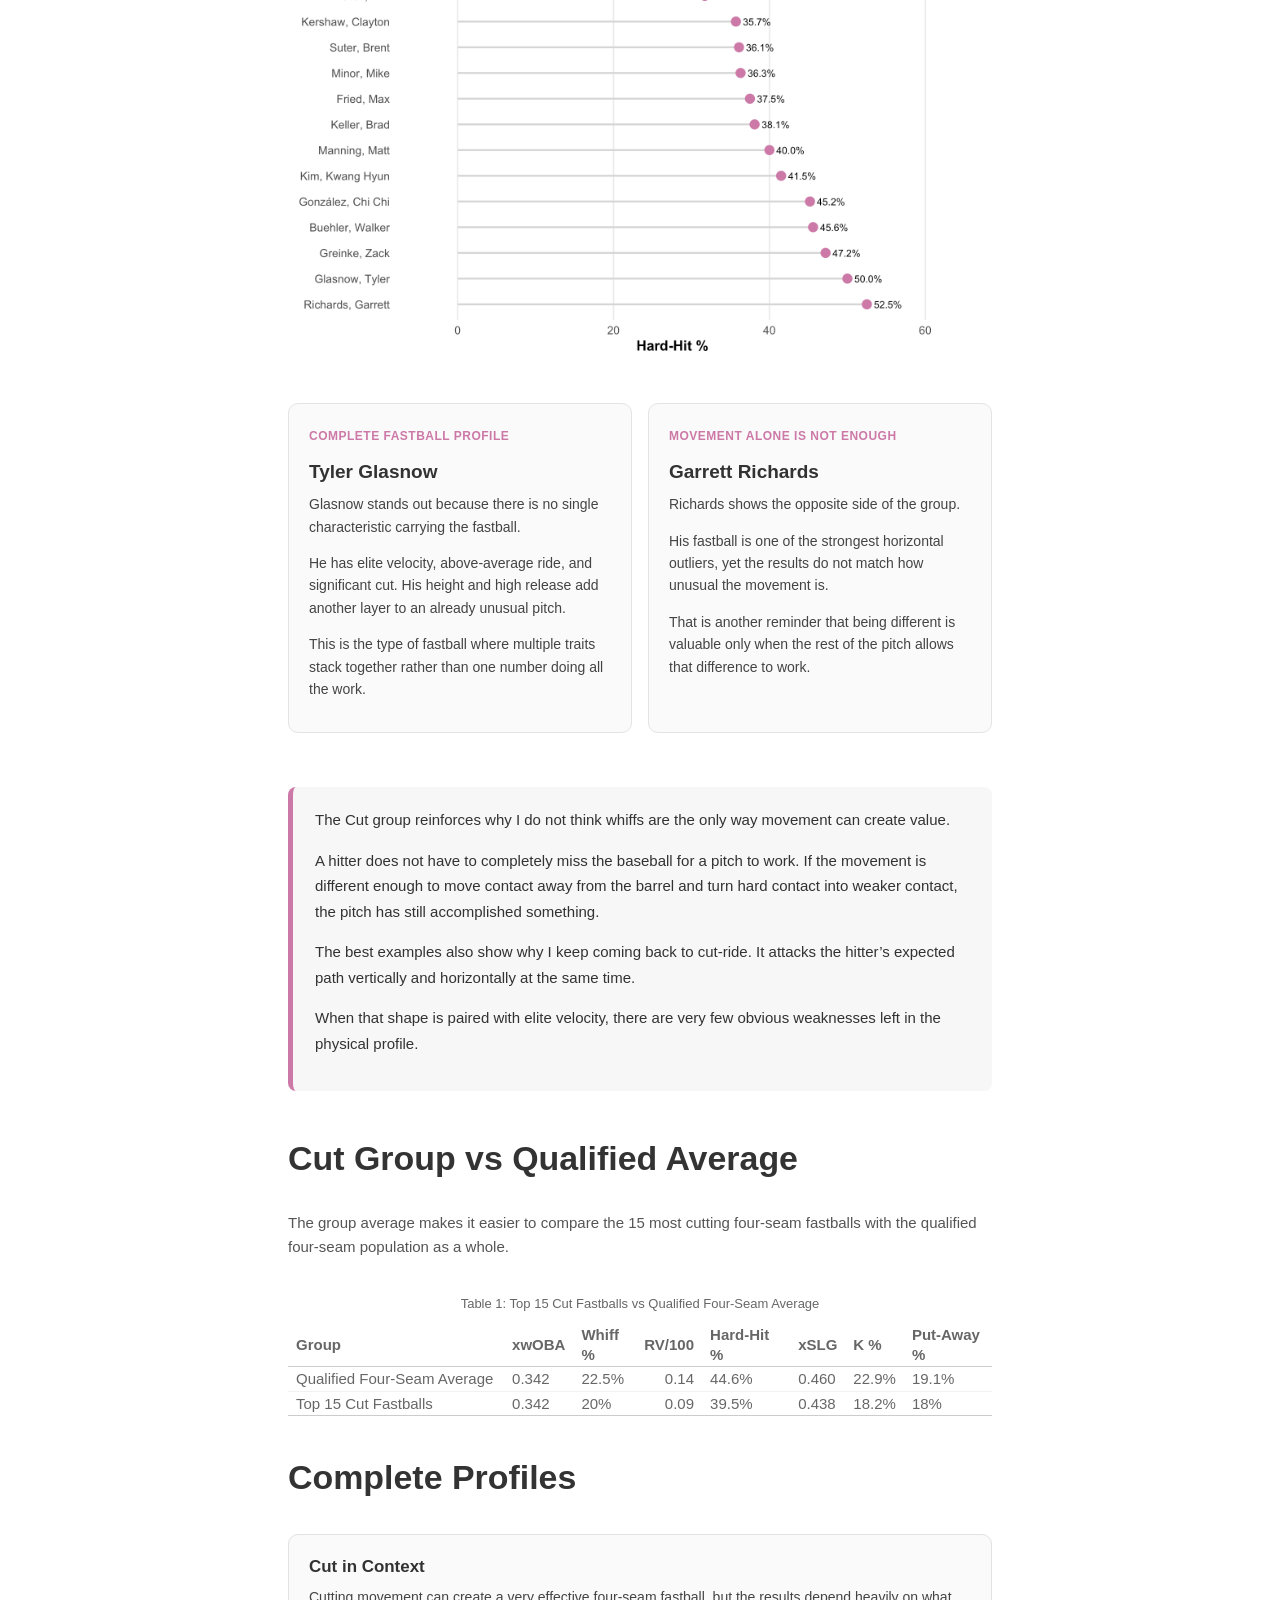
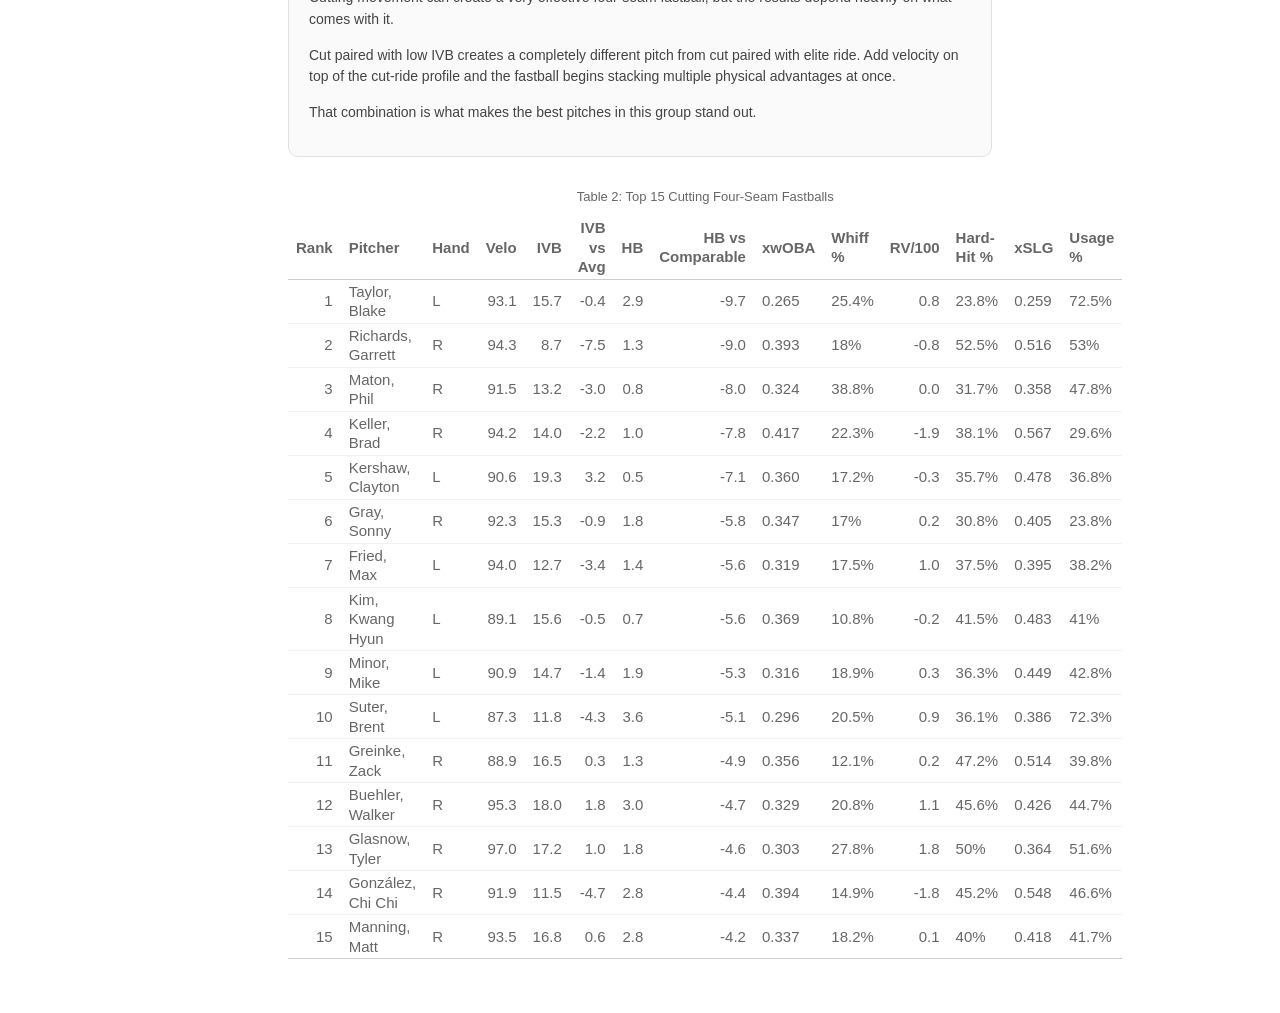
<file: docs/Cut.html>
<!DOCTYPE html>

<html xmlns="http://www.w3.org/1999/xhtml" lang="" xml:lang="">

<head>
  <meta charset="utf-8"/>
  <meta name="viewport" content="width=device-width, initial-scale=1"/>
  <meta http-equiv="X-UA-Compatible" content="IE=Edge,chrome=1"/>
  <meta name="generator" content="distill" />

  <style type="text/css">
  /* Hide doc at startup (prevent jankiness while JS renders/transforms) */
  body {
    visibility: hidden;
  }
  </style>

 <!--radix_placeholder_import_source-->
 <!--/radix_placeholder_import_source-->

<style type="text/css">code{white-space: pre;}</style>
<style type="text/css" data-origin="pandoc">
pre > code.sourceCode { white-space: pre; position: relative; }
pre > code.sourceCode > span { display: inline-block; line-height: 1.25; }
pre > code.sourceCode > span:empty { height: 1.2em; }
.sourceCode { overflow: visible; }
code.sourceCode > span { color: inherit; text-decoration: inherit; }
div.sourceCode { margin: 1em 0; }
pre.sourceCode { margin: 0; }
@media screen {
div.sourceCode { overflow: auto; }
}
@media print {
pre > code.sourceCode { white-space: pre-wrap; }
pre > code.sourceCode > span { text-indent: -5em; padding-left: 5em; }
}
pre.numberSource code
  { counter-reset: source-line 0; }
pre.numberSource code > span
  { position: relative; left: -4em; counter-increment: source-line; }
pre.numberSource code > span > a:first-child::before
  { content: counter(source-line);
    position: relative; left: -1em; text-align: right; vertical-align: baseline;
    border: none; display: inline-block;
    -webkit-touch-callout: none; -webkit-user-select: none;
    -khtml-user-select: none; -moz-user-select: none;
    -ms-user-select: none; user-select: none;
    padding: 0 4px; width: 4em;
    color: #aaaaaa;
  }
pre.numberSource { margin-left: 3em; border-left: 1px solid #aaaaaa;  padding-left: 4px; }
div.sourceCode
  { color: #00769e; background-color: #f1f3f5; }
@media screen {
pre > code.sourceCode > span > a:first-child::before { text-decoration: underline; }
}
code span { color: #00769e; } /* Normal */
code span.al { color: #ad0000; } /* Alert */
code span.an { color: #5e5e5e; } /* Annotation */
code span.at { color: #657422; } /* Attribute */
code span.bn { color: #ad0000; } /* BaseN */
code span.bu { } /* BuiltIn */
code span.cf { color: #00769e; } /* ControlFlow */
code span.ch { color: #20794d; } /* Char */
code span.cn { color: #8f5902; } /* Constant */
code span.co { color: #5e5e5e; } /* Comment */
code span.cv { color: #5e5e5e; font-style: italic; } /* CommentVar */
code span.do { color: #5e5e5e; font-style: italic; } /* Documentation */
code span.dt { color: #ad0000; } /* DataType */
code span.dv { color: #ad0000; } /* DecVal */
code span.er { color: #ad0000; } /* Error */
code span.ex { } /* Extension */
code span.fl { color: #ad0000; } /* Float */
code span.fu { color: #4758ab; } /* Function */
code span.im { } /* Import */
code span.in { color: #5e5e5e; } /* Information */
code span.kw { color: #00769e; } /* Keyword */
code span.op { color: #5e5e5e; } /* Operator */
code span.ot { color: #00769e; } /* Other */
code span.pp { color: #ad0000; } /* Preprocessor */
code span.sc { color: #5e5e5e; } /* SpecialChar */
code span.ss { color: #20794d; } /* SpecialString */
code span.st { color: #20794d; } /* String */
code span.va { color: #111111; } /* Variable */
code span.vs { color: #20794d; } /* VerbatimString */
code span.wa { color: #5e5e5e; font-style: italic; } /* Warning */
</style>


  <!--radix_placeholder_meta_tags-->
  <title>MLB Fastball Analysis: Cut Fastballs</title>

  <meta property="description" itemprop="description" content="Four-seam fastballs on the cutting end of the movement spectrum and what makes the best versions effective."/>


  <!--  https://schema.org/Article -->
  <meta property="article:published" itemprop="datePublished" content="2026-09-17"/>
  <meta property="article:created" itemprop="dateCreated" content="2026-09-17"/>
  <meta name="article:author" content="Mikey Myro"/>

  <!--  https://developers.facebook.com/docs/sharing/webmasters#markup -->
  <meta property="og:title" content="MLB Fastball Analysis: Cut Fastballs"/>
  <meta property="og:type" content="article"/>
  <meta property="og:description" content="Four-seam fastballs on the cutting end of the movement spectrum and what makes the best versions effective."/>
  <meta property="og:locale" content="en_US"/>
  <meta property="og:site_name" content="MLB Fastball Analysis"/>

  <!--  https://dev.twitter.com/cards/types/summary -->
  <meta property="twitter:card" content="summary"/>
  <meta property="twitter:title" content="MLB Fastball Analysis: Cut Fastballs"/>
  <meta property="twitter:description" content="Four-seam fastballs on the cutting end of the movement spectrum and what makes the best versions effective."/>

  <!--/radix_placeholder_meta_tags-->
  <!--radix_placeholder_rmarkdown_metadata-->

  <script type="text/json" id="radix-rmarkdown-metadata">
  {"type":"list","attributes":{"names":{"type":"character","attributes":{},"value":["title","description","author","date","output"]}},"value":[{"type":"character","attributes":{},"value":["Cut Fastballs"]},{"type":"character","attributes":{},"value":["Four-seam fastballs on the cutting end of the movement spectrum and what makes the best versions effective.\n"]},{"type":"list","attributes":{},"value":[{"type":"list","attributes":{"names":{"type":"character","attributes":{},"value":["name"]}},"value":[{"type":"character","attributes":{},"value":["Mikey Myro"]}]}]},{"type":"character","attributes":{},"value":["2026-09-17"]},{"type":"list","attributes":{"names":{"type":"character","attributes":{},"value":["distill::distill_article"]}},"value":[{"type":"list","attributes":{"names":{"type":"character","attributes":{},"value":["css"]}},"value":[{"type":"character","attributes":{},"value":["fastball_style.css"]}]}]}]}
  </script>
  <!--/radix_placeholder_rmarkdown_metadata-->
  <!--radix_placeholder_navigation_in_header-->
  <meta name="distill:offset" content=""/>

  <script type="application/javascript">

    window.headroom_prevent_pin = false;

    window.document.addEventListener("DOMContentLoaded", function (event) {

      // initialize headroom for banner
      var header = $('header').get(0);
      var headerHeight = header.offsetHeight;
      var headroom = new Headroom(header, {
        tolerance: 5,
        onPin : function() {
          if (window.headroom_prevent_pin) {
            window.headroom_prevent_pin = false;
            headroom.unpin();
          }
        }
      });
      headroom.init();
      if(window.location.hash)
        headroom.unpin();
      $(header).addClass('headroom--transition');

      // offset scroll location for banner on hash change
      // (see: https://github.com/WickyNilliams/headroom.js/issues/38)
      window.addEventListener("hashchange", function(event) {
        window.scrollTo(0, window.pageYOffset - (headerHeight + 25));
      });

      // responsive menu
      $('.distill-site-header').each(function(i, val) {
        var topnav = $(this);
        var toggle = topnav.find('.nav-toggle');
        toggle.on('click', function() {
          topnav.toggleClass('responsive');
        });
      });

      // nav dropdowns
      $('.nav-dropbtn').click(function(e) {
        $(this).next('.nav-dropdown-content').toggleClass('nav-dropdown-active');
        $(this).parent().siblings('.nav-dropdown')
           .children('.nav-dropdown-content').removeClass('nav-dropdown-active');
      });
      $("body").click(function(e){
        $('.nav-dropdown-content').removeClass('nav-dropdown-active');
      });
      $(".nav-dropdown").click(function(e){
        e.stopPropagation();
      });
    });
  </script>

  <style type="text/css">

  /* Theme (user-documented overrideables for nav appearance) */

  .distill-site-nav {
    color: rgba(255, 255, 255, 0.8);
    background-color: #0F2E3D;
    font-size: 15px;
    font-weight: 300;
  }

  .distill-site-nav a {
    color: inherit;
    text-decoration: none;
  }

  .distill-site-nav a:hover {
    color: white;
  }

  @media print {
    .distill-site-nav {
      display: none;
    }
  }

  .distill-site-header {

  }

  .distill-site-footer {

  }


  /* Site Header */

  .distill-site-header {
    width: 100%;
    box-sizing: border-box;
    z-index: 3;
  }

  .distill-site-header .nav-left {
    display: inline-block;
    margin-left: 8px;
  }

  @media screen and (max-width: 768px) {
    .distill-site-header .nav-left {
      margin-left: 0;
    }
  }


  .distill-site-header .nav-right {
    float: right;
    margin-right: 8px;
  }

  .distill-site-header a,
  .distill-site-header .title {
    display: inline-block;
    text-align: center;
    padding: 14px 10px 14px 10px;
  }

  .distill-site-header .title {
    font-size: 18px;
    min-width: 150px;
  }

  .distill-site-header .logo {
    padding: 0;
  }

  .distill-site-header .logo img {
    display: none;
    max-height: 20px;
    width: auto;
    margin-bottom: -4px;
  }

  .distill-site-header .nav-image img {
    max-height: 18px;
    width: auto;
    display: inline-block;
    margin-bottom: -3px;
  }



  @media screen and (min-width: 1000px) {
    .distill-site-header .logo img {
      display: inline-block;
    }
    .distill-site-header .nav-left {
      margin-left: 20px;
    }
    .distill-site-header .nav-right {
      margin-right: 20px;
    }
    .distill-site-header .title {
      padding-left: 12px;
    }
  }


  .distill-site-header .nav-toggle {
    display: none;
  }

  .nav-dropdown {
    display: inline-block;
    position: relative;
  }

  .nav-dropdown .nav-dropbtn {
    border: none;
    outline: none;
    color: rgba(255, 255, 255, 0.8);
    padding: 16px 10px;
    background-color: transparent;
    font-family: inherit;
    font-size: inherit;
    font-weight: inherit;
    margin: 0;
    margin-top: 1px;
    z-index: 2;
  }

  .nav-dropdown-content {
    display: none;
    position: absolute;
    background-color: white;
    min-width: 200px;
    border: 1px solid rgba(0,0,0,0.15);
    border-radius: 4px;
    box-shadow: 0px 8px 16px 0px rgba(0,0,0,0.1);
    z-index: 1;
    margin-top: 2px;
    white-space: nowrap;
    padding-top: 4px;
    padding-bottom: 4px;
  }

  .nav-dropdown-content hr {
    margin-top: 4px;
    margin-bottom: 4px;
    border: none;
    border-bottom: 1px solid rgba(0, 0, 0, 0.1);
  }

  .nav-dropdown-active {
    display: block;
  }

  .nav-dropdown-content a, .nav-dropdown-content .nav-dropdown-header {
    color: black;
    padding: 6px 24px;
    text-decoration: none;
    display: block;
    text-align: left;
  }

  .nav-dropdown-content .nav-dropdown-header {
    display: block;
    padding: 5px 24px;
    padding-bottom: 0;
    text-transform: uppercase;
    font-size: 14px;
    color: #999999;
    white-space: nowrap;
  }

  .nav-dropdown:hover .nav-dropbtn {
    color: white;
  }

  .nav-dropdown-content a:hover {
    background-color: #ddd;
    color: black;
  }

  .nav-right .nav-dropdown-content {
    margin-left: -45%;
    right: 0;
  }

  @media screen and (max-width: 768px) {
    .distill-site-header a, .distill-site-header .nav-dropdown  {display: none;}
    .distill-site-header a.nav-toggle {
      float: right;
      display: block;
    }
    .distill-site-header .title {
      margin-left: 0;
    }
    .distill-site-header .nav-right {
      margin-right: 0;
    }
    .distill-site-header {
      overflow: hidden;
    }
    .nav-right .nav-dropdown-content {
      margin-left: 0;
    }
  }


  @media screen and (max-width: 768px) {
    .distill-site-header.responsive {position: relative; min-height: 500px; }
    .distill-site-header.responsive a.nav-toggle {
      position: absolute;
      right: 0;
      top: 0;
    }
    .distill-site-header.responsive a,
    .distill-site-header.responsive .nav-dropdown {
      display: block;
      text-align: left;
    }
    .distill-site-header.responsive .nav-left,
    .distill-site-header.responsive .nav-right {
      width: 100%;
    }
    .distill-site-header.responsive .nav-dropdown {float: none;}
    .distill-site-header.responsive .nav-dropdown-content {position: relative;}
    .distill-site-header.responsive .nav-dropdown .nav-dropbtn {
      display: block;
      width: 100%;
      text-align: left;
    }
  }

  /* Site Footer */

  .distill-site-footer {
    width: 100%;
    overflow: hidden;
    box-sizing: border-box;
    z-index: 3;
    margin-top: 30px;
    padding-top: 30px;
    padding-bottom: 30px;
    text-align: center;
  }

  /* Headroom */

  d-title {
    padding-top: 6rem;
  }

  @media print {
    d-title {
      padding-top: 4rem;
    }
  }

  .headroom {
    z-index: 1000;
    position: fixed;
    top: 0;
    left: 0;
    right: 0;
  }

  .headroom--transition {
    transition: all .4s ease-in-out;
  }

  .headroom--unpinned {
    top: -100px;
  }

  .headroom--pinned {
    top: 0;
  }

  /* adjust viewport for navbar height */
  /* helps vertically center bootstrap (non-distill) content */
  .min-vh-100 {
    min-height: calc(100vh - 100px) !important;
  }

  </style>

  <script src="site_libs/jquery-3.6.0/jquery-3.6.0.min.js"></script>
  <link href="site_libs/font-awesome-6.5.2/css/all.min.css" rel="stylesheet"/>
  <link href="site_libs/font-awesome-6.5.2/css/v4-shims.min.css" rel="stylesheet"/>
  <script src="site_libs/headroom-0.9.4/headroom.min.js"></script>
  <script src="site_libs/autocomplete-0.37.1/autocomplete.min.js"></script>
  <script src="site_libs/fuse-6.4.1/fuse.min.js"></script>

  <script type="application/javascript">

  function getMeta(metaName) {
    var metas = document.getElementsByTagName('meta');
    for (let i = 0; i < metas.length; i++) {
      if (metas[i].getAttribute('name') === metaName) {
        return metas[i].getAttribute('content');
      }
    }
    return '';
  }

  function offsetURL(url) {
    var offset = getMeta('distill:offset');
    return offset ? offset + '/' + url : url;
  }

  function createFuseIndex() {

    // create fuse index
    var options = {
      keys: [
        { name: 'title', weight: 20 },
        { name: 'categories', weight: 15 },
        { name: 'description', weight: 10 },
        { name: 'contents', weight: 5 },
      ],
      ignoreLocation: true,
      threshold: 0
    };
    var fuse = new window.Fuse([], options);

    // fetch the main search.json
    return fetch(offsetURL('search.json'))
      .then(function(response) {
        if (response.status == 200) {
          return response.json().then(function(json) {
            // index main articles
            json.articles.forEach(function(article) {
              fuse.add(article);
            });
            // download collections and index their articles
            return Promise.all(json.collections.map(function(collection) {
              return fetch(offsetURL(collection)).then(function(response) {
                if (response.status === 200) {
                  return response.json().then(function(articles) {
                    articles.forEach(function(article) {
                      fuse.add(article);
                    });
                  })
                } else {
                  return Promise.reject(
                    new Error('Unexpected status from search index request: ' +
                              response.status)
                  );
                }
              });
            })).then(function() {
              return fuse;
            });
          });

        } else {
          return Promise.reject(
            new Error('Unexpected status from search index request: ' +
                        response.status)
          );
        }
      });
  }

  window.document.addEventListener("DOMContentLoaded", function (event) {

    // get search element (bail if we don't have one)
    var searchEl = window.document.getElementById('distill-search');
    if (!searchEl)
      return;

    createFuseIndex()
      .then(function(fuse) {

        // make search box visible
        searchEl.classList.remove('hidden');

        // initialize autocomplete
        var options = {
          autoselect: true,
          hint: false,
          minLength: 2,
        };
        window.autocomplete(searchEl, options, [{
          source: function(query, callback) {
            const searchOptions = {
              isCaseSensitive: false,
              shouldSort: true,
              minMatchCharLength: 2,
              limit: 10,
            };
            var results = fuse.search(query, searchOptions);
            callback(results
              .map(function(result) { return result.item; })
            );
          },
          templates: {
            suggestion: function(suggestion) {
              var img = suggestion.preview && Object.keys(suggestion.preview).length > 0
                ? `<img src="${offsetURL(suggestion.preview)}"</img>`
                : '';
              var html = `
                <div class="search-item">
                  <h3>${suggestion.title}</h3>
                  <div class="search-item-description">
                    ${suggestion.description || ''}
                  </div>
                  <div class="search-item-preview">
                    ${img}
                  </div>
                </div>
              `;
              return html;
            }
          }
        }]).on('autocomplete:selected', function(event, suggestion) {
          window.location.href = offsetURL(suggestion.path);
        });
        // remove inline display style on autocompleter (we want to
        // manage responsive display via css)
        $('.algolia-autocomplete').css("display", "");
      })
      .catch(function(error) {
        console.log(error);
      });

  });

  </script>

  <style type="text/css">

  .nav-search {
    font-size: x-small;
  }

  /* Algolioa Autocomplete */

  .algolia-autocomplete {
    display: inline-block;
    margin-left: 10px;
    vertical-align: sub;
    background-color: white;
    color: black;
    padding: 6px;
    padding-top: 8px;
    padding-bottom: 0;
    border-radius: 6px;
    border: 1px #0F2E3D solid;
    width: 180px;
  }


  @media screen and (max-width: 768px) {
    .distill-site-nav .algolia-autocomplete {
      display: none;
      visibility: hidden;
    }
    .distill-site-nav.responsive .algolia-autocomplete {
      display: inline-block;
      visibility: visible;
    }
    .distill-site-nav.responsive .algolia-autocomplete .aa-dropdown-menu {
      margin-left: 0;
      width: 400px;
      max-height: 400px;
    }
  }

  .algolia-autocomplete .aa-input, .algolia-autocomplete .aa-hint {
    width: 90%;
    outline: none;
    border: none;
  }

  .algolia-autocomplete .aa-hint {
    color: #999;
  }
  .algolia-autocomplete .aa-dropdown-menu {
    width: 550px;
    max-height: 70vh;
    overflow-x: visible;
    overflow-y: scroll;
    padding: 5px;
    margin-top: 3px;
    margin-left: -150px;
    background-color: #fff;
    border-radius: 5px;
    border: 1px solid #999;
    border-top: none;
  }

  .algolia-autocomplete .aa-dropdown-menu .aa-suggestion {
    cursor: pointer;
    padding: 5px 4px;
    border-bottom: 1px solid #eee;
  }

  .algolia-autocomplete .aa-dropdown-menu .aa-suggestion:last-of-type {
    border-bottom: none;
    margin-bottom: 2px;
  }

  .algolia-autocomplete .aa-dropdown-menu .aa-suggestion .search-item {
    overflow: hidden;
    font-size: 0.8em;
    line-height: 1.4em;
  }

  .algolia-autocomplete .aa-dropdown-menu .aa-suggestion .search-item h3 {
    font-size: 1rem;
    margin-block-start: 0;
    margin-block-end: 5px;
  }

  .algolia-autocomplete .aa-dropdown-menu .aa-suggestion .search-item-description {
    display: inline-block;
    overflow: hidden;
    height: 2.8em;
    width: 80%;
    margin-right: 4%;
  }

  .algolia-autocomplete .aa-dropdown-menu .aa-suggestion .search-item-preview {
    display: inline-block;
    width: 15%;
  }

  .algolia-autocomplete .aa-dropdown-menu .aa-suggestion .search-item-preview img {
    height: 3em;
    width: auto;
    display: none;
  }

  .algolia-autocomplete .aa-dropdown-menu .aa-suggestion .search-item-preview img[src] {
    display: initial;
  }

  .algolia-autocomplete .aa-dropdown-menu .aa-suggestion.aa-cursor {
    background-color: #eee;
  }
  .algolia-autocomplete .aa-dropdown-menu .aa-suggestion em {
    font-weight: bold;
    font-style: normal;
  }

  </style>


  <!--/radix_placeholder_navigation_in_header-->
  <!--radix_placeholder_distill-->

  <style type="text/css">

  body {
    background-color: white;
  }

  .pandoc-table {
    width: 100%;
  }

  .pandoc-table>caption {
    margin-bottom: 10px;
  }

  .pandoc-table th:not([align]) {
    text-align: left;
  }

  .pagedtable-footer {
    font-size: 15px;
  }

  d-byline .byline {
    grid-template-columns: 2fr 2fr;
  }

  d-byline .byline h3 {
    margin-block-start: 1.5em;
  }

  d-byline .byline .authors-affiliations h3 {
    margin-block-start: 0.5em;
  }

  .authors-affiliations .orcid-id {
    width: 16px;
    height:16px;
    margin-left: 4px;
    margin-right: 4px;
    vertical-align: middle;
    padding-bottom: 2px;
  }

  d-title .dt-tags {
    margin-top: 1em;
    grid-column: text;
  }

  .dt-tags .dt-tag {
    text-decoration: none;
    display: inline-block;
    color: rgba(0,0,0,0.6);
    padding: 0em 0.4em;
    margin-right: 0.5em;
    margin-bottom: 0.4em;
    font-size: 70%;
    border: 1px solid rgba(0,0,0,0.2);
    border-radius: 3px;
    text-transform: uppercase;
    font-weight: 500;
  }

  d-article table.gt_table td,
  d-article table.gt_table th {
    border-bottom: none;
    font-size: 100%;
  }

  .html-widget {
    margin-bottom: 2.0em;
  }

  .l-screen-inset {
    padding-right: 16px;
  }

  .l-screen .caption {
    margin-left: 10px;
  }

  .shaded {
    background: rgb(247, 247, 247);
    padding-top: 20px;
    padding-bottom: 20px;
    border-top: 1px solid rgba(0, 0, 0, 0.1);
    border-bottom: 1px solid rgba(0, 0, 0, 0.1);
  }

  .shaded .html-widget {
    margin-bottom: 0;
    border: 1px solid rgba(0, 0, 0, 0.1);
  }

  .shaded .shaded-content {
    background: white;
  }

  .text-output {
    margin-top: 0;
    line-height: 1.5em;
  }

  .hidden {
    display: none !important;
  }

  hr.section-separator {
    border: none;
    border-top: 1px solid rgba(0, 0, 0, 0.1);
    margin: 0px;
  }


  d-byline {
    border-top: none;
  }

  d-article {
    padding-top: 2.5rem;
    padding-bottom: 30px;
    border-top: none;
  }

  d-appendix {
    padding-top: 30px;
  }

  d-article>p>img {
    width: 100%;
  }

  d-article h2 {
    margin: 1rem 0 1.5rem 0;
  }

  d-article h3 {
    margin-top: 1.5rem;
  }

  d-article iframe {
    border: 1px solid rgba(0, 0, 0, 0.1);
    margin-bottom: 2.0em;
    width: 100%;
  }

  /* Tweak code blocks */

  d-article div.sourceCode code,
  d-article pre code {
    font-family: Consolas, Monaco, 'Andale Mono', 'Ubuntu Mono', monospace;
  }

  d-article pre,
  d-article div.sourceCode,
  d-article div.sourceCode pre {
    overflow: auto;
  }

  d-article div.sourceCode {
    background-color: white;
  }

  d-article div.sourceCode pre {
    padding-left: 10px;
    font-size: 12px;
    border-left: 2px solid rgba(0,0,0,0.1);
  }

  d-article pre {
    font-size: 12px;
    color: black;
    background: none;
    margin-top: 0;
    text-align: left;
    white-space: pre;
    word-spacing: normal;
    word-break: normal;
    word-wrap: normal;
    line-height: 1.5;

    -moz-tab-size: 4;
    -o-tab-size: 4;
    tab-size: 4;

    -webkit-hyphens: none;
    -moz-hyphens: none;
    -ms-hyphens: none;
    hyphens: none;
  }

  d-article pre a {
    border-bottom: none;
  }

  d-article pre a:hover {
    border-bottom: none;
    text-decoration: underline;
  }

  d-article details {
    grid-column: text;
    margin-bottom: 0.8em;
  }

  @media(min-width: 768px) {

  d-article pre,
  d-article div.sourceCode,
  d-article div.sourceCode pre {
    overflow: visible !important;
  }

  d-article div.sourceCode pre {
    padding-left: 18px;
    font-size: 14px;
  }

  /* tweak for Pandoc numbered line within distill */
  d-article pre.numberSource code > span {
      left: -2em;
  }

  d-article pre {
    font-size: 14px;
  }

  }

  figure img.external {
    background: white;
    border: 1px solid rgba(0, 0, 0, 0.1);
    box-shadow: 0 1px 8px rgba(0, 0, 0, 0.1);
    padding: 18px;
    box-sizing: border-box;
  }

  /* CSS for d-contents */

  .d-contents {
    grid-column: text;
    color: rgba(0,0,0,0.8);
    font-size: 0.9em;
    padding-bottom: 1em;
    margin-bottom: 1em;
    padding-bottom: 0.5em;
    margin-bottom: 1em;
    padding-left: 0.25em;
    justify-self: start;
  }

  @media(min-width: 1000px) {
    .d-contents.d-contents-float {
      height: 0;
      grid-column-start: 1;
      grid-column-end: 4;
      justify-self: center;
      padding-right: 3em;
      padding-left: 2em;
    }
  }

  .d-contents nav h3 {
    font-size: 18px;
    margin-top: 0;
    margin-bottom: 1em;
  }

  .d-contents li {
    list-style-type: none
  }

  .d-contents nav > ul {
    padding-left: 0;
  }

  .d-contents ul {
    padding-left: 1em
  }

  .d-contents nav ul li {
    margin-top: 0.6em;
    margin-bottom: 0.2em;
  }

  .d-contents nav a {
    font-size: 13px;
    border-bottom: none;
    text-decoration: none
    color: rgba(0, 0, 0, 0.8);
  }

  .d-contents nav a:hover {
    text-decoration: underline solid rgba(0, 0, 0, 0.6)
  }

  .d-contents nav > ul > li > a {
    font-weight: 600;
  }

  .d-contents nav > ul > li > ul {
    font-weight: inherit;
  }

  .d-contents nav > ul > li > ul > li {
    margin-top: 0.2em;
  }


  .d-contents nav ul {
    margin-top: 0;
    margin-bottom: 0.25em;
  }

  .d-article-with-toc h2:nth-child(2) {
    margin-top: 0;
  }


  /* Figure */

  .figure {
    position: relative;
    margin-bottom: 2.5em;
    margin-top: 1.5em;
  }

  .figure .caption {
    color: rgba(0, 0, 0, 0.6);
    font-size: 12px;
    line-height: 1.5em;
  }

  .figure img.external {
    background: white;
    border: 1px solid rgba(0, 0, 0, 0.1);
    box-shadow: 0 1px 8px rgba(0, 0, 0, 0.1);
    padding: 18px;
    box-sizing: border-box;
  }

  .figure .caption a {
    color: rgba(0, 0, 0, 0.6);
  }

  .figure .caption b,
  .figure .caption strong, {
    font-weight: 600;
    color: rgba(0, 0, 0, 1.0);
  }

  /* Citations */

  d-article .citation {
    color: inherit;
    cursor: inherit;
  }

  div.hanging-indent{
    margin-left: 1em; text-indent: -1em;
  }

  /* Citation hover box */

  .tippy-box[data-theme~=light-border] {
    background-color: rgba(250, 250, 250, 0.95);
  }

  .tippy-content > p {
    margin-bottom: 0;
    padding: 2px;
  }


  /* Tweak 1000px media break to show more text */

  @media(min-width: 1000px) {
    .base-grid,
    distill-header,
    d-title,
    d-abstract,
    d-article,
    d-appendix,
    distill-appendix,
    d-byline,
    d-footnote-list,
    d-citation-list,
    distill-footer {
      grid-template-columns: [screen-start] 1fr [page-start kicker-start] 80px [middle-start] 50px [text-start kicker-end] 65px 65px 65px 65px 65px 65px 65px 65px [text-end gutter-start] 65px [middle-end] 65px [page-end gutter-end] 1fr [screen-end];
      grid-column-gap: 16px;
    }

    .grid {
      grid-column-gap: 16px;
    }

    d-article {
      font-size: 1.06rem;
      line-height: 1.7em;
    }
    figure .caption, .figure .caption, figure figcaption {
      font-size: 13px;
    }
  }

  @media(min-width: 1180px) {
    .base-grid,
    distill-header,
    d-title,
    d-abstract,
    d-article,
    d-appendix,
    distill-appendix,
    d-byline,
    d-footnote-list,
    d-citation-list,
    distill-footer {
      grid-template-columns: [screen-start] 1fr [page-start kicker-start] 60px [middle-start] 60px [text-start kicker-end] 60px 60px 60px 60px 60px 60px 60px 60px [text-end gutter-start] 60px [middle-end] 60px [page-end gutter-end] 1fr [screen-end];
      grid-column-gap: 32px;
    }

    .grid {
      grid-column-gap: 32px;
    }
  }


  /* Get the citation styles for the appendix (not auto-injected on render since
     we do our own rendering of the citation appendix) */

  d-appendix .citation-appendix,
  .d-appendix .citation-appendix {
    font-size: 11px;
    line-height: 15px;
    border-left: 1px solid rgba(0, 0, 0, 0.1);
    padding-left: 18px;
    border: 1px solid rgba(0,0,0,0.1);
    background: rgba(0, 0, 0, 0.02);
    padding: 10px 18px;
    border-radius: 3px;
    color: rgba(150, 150, 150, 1);
    overflow: hidden;
    margin-top: -12px;
    white-space: pre-wrap;
    word-wrap: break-word;
  }

  /* Include appendix styles here so they can be overridden */

  d-appendix {
    contain: layout style;
    font-size: 0.8em;
    line-height: 1.7em;
    margin-top: 60px;
    margin-bottom: 0;
    border-top: 1px solid rgba(0, 0, 0, 0.1);
    color: rgba(0,0,0,0.5);
    padding-top: 60px;
    padding-bottom: 48px;
  }

  d-appendix h3 {
    grid-column: page-start / text-start;
    font-size: 15px;
    font-weight: 500;
    margin-top: 1em;
    margin-bottom: 0;
    color: rgba(0,0,0,0.65);
  }

  d-appendix h3 + * {
    margin-top: 1em;
  }

  d-appendix ol {
    padding: 0 0 0 15px;
  }

  @media (min-width: 768px) {
    d-appendix ol {
      padding: 0 0 0 30px;
      margin-left: -30px;
    }
  }

  d-appendix li {
    margin-bottom: 1em;
  }

  d-appendix a {
    color: rgba(0, 0, 0, 0.6);
  }

  d-appendix > * {
    grid-column: text;
  }

  d-appendix > d-footnote-list,
  d-appendix > d-citation-list,
  d-appendix > distill-appendix {
    grid-column: screen;
  }

  /* Include footnote styles here so they can be overridden */

  d-footnote-list {
    contain: layout style;
  }

  d-footnote-list > * {
    grid-column: text;
  }

  d-footnote-list a.footnote-backlink {
    color: rgba(0,0,0,0.3);
    padding-left: 0.5em;
  }



  /* Anchor.js */

  .anchorjs-link {
    /*transition: all .25s linear; */
    text-decoration: none;
    border-bottom: none;
  }
  *:hover > .anchorjs-link {
    margin-left: -1.125em !important;
    text-decoration: none;
    border-bottom: none;
  }

  /* Social footer */

  .social_footer {
    margin-top: 30px;
    margin-bottom: 0;
    color: rgba(0,0,0,0.67);
  }

  .disqus-comments {
    margin-right: 30px;
  }

  .disqus-comment-count {
    border-bottom: 1px solid rgba(0, 0, 0, 0.4);
    cursor: pointer;
  }

  #disqus_thread {
    margin-top: 30px;
  }

  .article-sharing a {
    border-bottom: none;
    margin-right: 8px;
  }

  .article-sharing a:hover {
    border-bottom: none;
  }

  .sidebar-section.subscribe {
    font-size: 12px;
    line-height: 1.6em;
  }

  .subscribe p {
    margin-bottom: 0.5em;
  }


  .article-footer .subscribe {
    font-size: 15px;
    margin-top: 45px;
  }


  .sidebar-section.custom {
    font-size: 12px;
    line-height: 1.6em;
  }

  .custom p {
    margin-bottom: 0.5em;
  }

  /* Styles for listing layout (hide title) */
  .layout-listing d-title, .layout-listing .d-title {
    display: none;
  }

  /* Styles for posts lists (not auto-injected) */


  .posts-with-sidebar {
    padding-left: 45px;
    padding-right: 45px;
  }

  .posts-list .description h2,
  .posts-list .description p {
    font-family: -apple-system, BlinkMacSystemFont, "Segoe UI", Roboto, Oxygen, Ubuntu, Cantarell, "Fira Sans", "Droid Sans", "Helvetica Neue", Arial, sans-serif;
  }

  .posts-list .description h2 {
    font-weight: 700;
    border-bottom: none;
    padding-bottom: 0;
  }

  .posts-list h2.post-tag {
    border-bottom: 1px solid rgba(0, 0, 0, 0.2);
    padding-bottom: 12px;
  }
  .posts-list {
    margin-top: 60px;
    margin-bottom: 24px;
  }

  .posts-list .post-preview {
    text-decoration: none;
    overflow: hidden;
    display: block;
    border-bottom: 1px solid rgba(0, 0, 0, 0.1);
    padding: 24px 0;
  }

  .post-preview-last {
    border-bottom: none !important;
  }

  .posts-list .posts-list-caption {
    grid-column: screen;
    font-weight: 400;
  }

  .posts-list .post-preview h2 {
    margin: 0 0 6px 0;
    line-height: 1.2em;
    font-style: normal;
    font-size: 24px;
  }

  .posts-list .post-preview p {
    margin: 0 0 12px 0;
    line-height: 1.4em;
    font-size: 16px;
  }

  .posts-list .post-preview .thumbnail {
    box-sizing: border-box;
    margin-bottom: 24px;
    position: relative;
    max-width: 500px;
  }
  .posts-list .post-preview img {
    width: 100%;
    display: block;
  }

  .posts-list .metadata {
    font-size: 12px;
    line-height: 1.4em;
    margin-bottom: 18px;
  }

  .posts-list .metadata > * {
    display: inline-block;
  }

  .posts-list .metadata .publishedDate {
    margin-right: 2em;
  }

  .posts-list .metadata .dt-authors {
    display: block;
    margin-top: 0.3em;
    margin-right: 2em;
  }

  .posts-list .dt-tags {
    display: block;
    line-height: 1em;
  }

  .posts-list .dt-tags .dt-tag {
    display: inline-block;
    color: rgba(0,0,0,0.6);
    padding: 0.3em 0.4em;
    margin-right: 0.2em;
    margin-bottom: 0.4em;
    font-size: 60%;
    border: 1px solid rgba(0,0,0,0.2);
    border-radius: 3px;
    text-transform: uppercase;
    font-weight: 500;
  }

  .posts-list img {
    opacity: 1;
  }

  .posts-list img[data-src] {
    opacity: 0;
  }

  .posts-more {
    clear: both;
  }


  .posts-sidebar {
    font-size: 16px;
  }

  .posts-sidebar h3 {
    font-size: 16px;
    margin-top: 0;
    margin-bottom: 0.5em;
    font-weight: 400;
    text-transform: uppercase;
  }

  .sidebar-section {
    margin-bottom: 30px;
  }

  .categories ul {
    list-style-type: none;
    margin: 0;
    padding: 0;
  }

  .categories li {
    color: rgba(0, 0, 0, 0.8);
    margin-bottom: 0;
  }

  .categories li>a {
    border-bottom: none;
  }

  .categories li>a:hover {
    border-bottom: 1px solid rgba(0, 0, 0, 0.4);
  }

  .categories .active {
    font-weight: 600;
  }

  .categories .category-count {
    color: rgba(0, 0, 0, 0.4);
  }


  @media(min-width: 768px) {
    .posts-list .post-preview h2 {
      font-size: 26px;
    }
    .posts-list .post-preview .thumbnail {
      float: right;
      width: 30%;
      margin-bottom: 0;
    }
    .posts-list .post-preview .description {
      float: left;
      width: 45%;
    }
    .posts-list .post-preview .metadata {
      float: left;
      width: 20%;
      margin-top: 8px;
    }
    .posts-list .post-preview p {
      margin: 0 0 12px 0;
      line-height: 1.5em;
      font-size: 16px;
    }
    .posts-with-sidebar .posts-list {
      float: left;
      width: 75%;
    }
    .posts-with-sidebar .posts-sidebar {
      float: right;
      width: 20%;
      margin-top: 60px;
      padding-top: 24px;
      padding-bottom: 24px;
    }
  }


  /* Improve display for browsers without grid (IE/Edge <= 15) */

  .downlevel {
    line-height: 1.6em;
    font-family: -apple-system, BlinkMacSystemFont, "Segoe UI", Roboto, Oxygen, Ubuntu, Cantarell, "Fira Sans", "Droid Sans", "Helvetica Neue", Arial, sans-serif;
    margin: 0;
  }

  .downlevel .d-title {
    padding-top: 6rem;
    padding-bottom: 1.5rem;
  }

  .downlevel .d-title h1 {
    font-size: 50px;
    font-weight: 700;
    line-height: 1.1em;
    margin: 0 0 0.5rem;
  }

  .downlevel .d-title p {
    font-weight: 300;
    font-size: 1.2rem;
    line-height: 1.55em;
    margin-top: 0;
  }

  .downlevel .d-byline {
    padding-top: 0.8em;
    padding-bottom: 0.8em;
    font-size: 0.8rem;
    line-height: 1.8em;
  }

  .downlevel .section-separator {
    border: none;
    border-top: 1px solid rgba(0, 0, 0, 0.1);
  }

  .downlevel .d-article {
    font-size: 1.06rem;
    line-height: 1.7em;
    padding-top: 1rem;
    padding-bottom: 2rem;
  }


  .downlevel .d-appendix {
    padding-left: 0;
    padding-right: 0;
    max-width: none;
    font-size: 0.8em;
    line-height: 1.7em;
    margin-bottom: 0;
    color: rgba(0,0,0,0.5);
    padding-top: 40px;
    padding-bottom: 48px;
  }

  .downlevel .footnotes ol {
    padding-left: 13px;
  }

  .downlevel .base-grid,
  .downlevel .distill-header,
  .downlevel .d-title,
  .downlevel .d-abstract,
  .downlevel .d-article,
  .downlevel .d-appendix,
  .downlevel .distill-appendix,
  .downlevel .d-byline,
  .downlevel .d-footnote-list,
  .downlevel .d-citation-list,
  .downlevel .distill-footer,
  .downlevel .appendix-bottom,
  .downlevel .posts-container {
    padding-left: 40px;
    padding-right: 40px;
  }

  @media(min-width: 768px) {
    .downlevel .base-grid,
    .downlevel .distill-header,
    .downlevel .d-title,
    .downlevel .d-abstract,
    .downlevel .d-article,
    .downlevel .d-appendix,
    .downlevel .distill-appendix,
    .downlevel .d-byline,
    .downlevel .d-footnote-list,
    .downlevel .d-citation-list,
    .downlevel .distill-footer,
    .downlevel .appendix-bottom,
    .downlevel .posts-container {
    padding-left: 150px;
    padding-right: 150px;
    max-width: 900px;
  }
  }

  .downlevel pre code {
    display: block;
    border-left: 2px solid rgba(0, 0, 0, .1);
    padding: 0 0 0 20px;
    font-size: 14px;
  }

  .downlevel code, .downlevel pre {
    color: black;
    background: none;
    font-family: Consolas, Monaco, 'Andale Mono', 'Ubuntu Mono', monospace;
    text-align: left;
    white-space: pre;
    word-spacing: normal;
    word-break: normal;
    word-wrap: normal;
    line-height: 1.5;

    -moz-tab-size: 4;
    -o-tab-size: 4;
    tab-size: 4;

    -webkit-hyphens: none;
    -moz-hyphens: none;
    -ms-hyphens: none;
    hyphens: none;
  }

  .downlevel .posts-list .post-preview {
    color: inherit;
  }



  </style>

  <script type="application/javascript">

  function is_downlevel_browser() {
    if (bowser.isUnsupportedBrowser({ msie: "12", msedge: "16"},
                                   window.navigator.userAgent)) {
      return true;
    } else {
      return window.load_distill_framework === undefined;
    }
  }

  // show body when load is complete
  function on_load_complete() {

    // add anchors
    if (window.anchors) {
      window.anchors.options.placement = 'left';
      window.anchors.add('d-article > h2, d-article > h3, d-article > h4, d-article > h5');
    }


    // set body to visible
    document.body.style.visibility = 'visible';

    // force redraw for leaflet widgets
    if (window.HTMLWidgets) {
      var maps = window.HTMLWidgets.findAll(".leaflet");
      $.each(maps, function(i, el) {
        var map = this.getMap();
        map.invalidateSize();
        map.eachLayer(function(layer) {
          if (layer instanceof L.TileLayer)
            layer.redraw();
        });
      });
    }

    // trigger 'shown' so htmlwidgets resize
    $('d-article').trigger('shown');
  }

  function init_distill() {

    init_common();

    // create front matter
    var front_matter = $('<d-front-matter></d-front-matter>');
    $('#distill-front-matter').wrap(front_matter);

    // create d-title
    $('.d-title').changeElementType('d-title');

    // separator
    var separator = '<hr class="section-separator" style="clear: both"/>';
    // prepend separator above appendix
    $('.d-byline').before(separator);
    $('.d-article').before(separator);

    // create d-byline
    var byline = $('<d-byline></d-byline>');
    $('.d-byline').replaceWith(byline);

    // create d-article
    var article = $('<d-article></d-article>');
    $('.d-article').wrap(article).children().unwrap();

    // move posts container into article
    $('.posts-container').appendTo($('d-article'));

    // create d-appendix
    $('.d-appendix').changeElementType('d-appendix');

    // flag indicating that we have appendix items
    var appendix = $('.appendix-bottom').children('h3').length > 0;

    // replace footnotes with <d-footnote>
    $('.footnote-ref').each(function(i, val) {
      appendix = true;
      var href = $(this).attr('href');
      var id = href.replace('#', '');
      var fn = $('#' + id);
      var fn_p = $('#' + id + '>p');
      fn_p.find('.footnote-back').remove();
      var text = fn_p.html();
      var dtfn = $('<d-footnote></d-footnote>');
      dtfn.html(text);
      $(this).replaceWith(dtfn);
    });
    // remove footnotes
    $('.footnotes').remove();

    // move refs into #references-listing
    $('#references-listing').replaceWith($('#refs'));

    $('h1.appendix, h2.appendix').each(function(i, val) {
      $(this).changeElementType('h3');
    });
    $('h3.appendix').each(function(i, val) {
      var id = $(this).attr('id');
      $('.d-contents a[href="#' + id + '"]').parent().remove();
      appendix = true;
      $(this).nextUntil($('h1, h2, h3')).addBack().appendTo($('d-appendix'));
    });

    // show d-appendix if we have appendix content
    $("d-appendix").css('display', appendix ? 'grid' : 'none');

    // localize layout chunks to just output
    $('.layout-chunk').each(function(i, val) {

      // capture layout
      var layout = $(this).attr('data-layout');

      // apply layout to markdown level block elements
      var elements = $(this).children().not('details, div.sourceCode, pre, script');
      elements.each(function(i, el) {
        var layout_div = $('<div class="' + layout + '"></div>');
        if (layout_div.hasClass('shaded')) {
          var shaded_content = $('<div class="shaded-content"></div>');
          $(this).wrap(shaded_content);
          $(this).parent().wrap(layout_div);
        } else {
          $(this).wrap(layout_div);
        }
      });


      // unwrap the layout-chunk div
      $(this).children().unwrap();
    });

    // remove code block used to force  highlighting css
    $('.distill-force-highlighting-css').parent().remove();

    // remove empty line numbers inserted by pandoc when using a
    // custom syntax highlighting theme, except when numbering line
    // in code chunk
    $('pre:not(.numberLines) code.sourceCode a:empty').remove();

    // load distill framework
    load_distill_framework();

    // wait for window.distillRunlevel == 4 to do post processing
    function distill_post_process() {

      if (!window.distillRunlevel || window.distillRunlevel < 4)
        return;

      // hide author/affiliations entirely if we have no authors
      var front_matter = JSON.parse($("#distill-front-matter").html());
      var have_authors = front_matter.authors && front_matter.authors.length > 0;
      if (!have_authors)
        $('d-byline').addClass('hidden');

      // article with toc class
      $('.d-contents').parent().addClass('d-article-with-toc');

      // strip links that point to #
      $('.authors-affiliations').find('a[href="#"]').removeAttr('href');

      // add orcid ids
      $('.authors-affiliations').find('.author').each(function(i, el) {
        var orcid_id = front_matter.authors[i].orcidID;
        var author_name = front_matter.authors[i].author
        if (orcid_id) {
          var a = $('<a></a>');
          a.attr('href', 'https://orcid.org/' + orcid_id);
          var img = $('<img></img>');
          img.addClass('orcid-id');
          img.attr('alt', author_name ? 'ORCID ID for ' + author_name : 'ORCID ID');
          img.attr('src','[data-uri]');
          a.append(img);
          $(this).append(a);
        }
      });

      // hide elements of author/affiliations grid that have no value
      function hide_byline_column(caption) {
        $('d-byline').find('h3:contains("' + caption + '")').parent().css('visibility', 'hidden');
      }

      // affiliations
      var have_affiliations = false;
      for (var i = 0; i<front_matter.authors.length; ++i) {
        var author = front_matter.authors[i];
        if (author.affiliation !== "&nbsp;") {
          have_affiliations = true;
          break;
        }
      }
      if (!have_affiliations)
        $('d-byline').find('h3:contains("Affiliations")').css('visibility', 'hidden');

      // published date
      if (!front_matter.publishedDate)
        hide_byline_column("Published");

      // document object identifier
      var doi = $('d-byline').find('h3:contains("DOI")');
      var doi_p = doi.next().empty();
      if (!front_matter.doi) {
        // if we have a citation and valid citationText then link to that
        if ($('#citation').length > 0 && front_matter.citationText) {
          doi.html('Citation');
          $('<a href="#citation"></a>')
            .text(front_matter.citationText)
            .appendTo(doi_p);
        } else {
          hide_byline_column("DOI");
        }
      } else {
        $('<a></a>')
           .attr('href', "https://doi.org/" + front_matter.doi)
           .html(front_matter.doi)
           .appendTo(doi_p);
      }

       // change plural form of authors/affiliations
      if (front_matter.authors.length === 1) {
        var grid = $('.authors-affiliations');
        grid.children('h3:contains("Authors")').text('Author');
        grid.children('h3:contains("Affiliations")').text('Affiliation');
      }

      // remove d-appendix and d-footnote-list local styles
      $('d-appendix > style:first-child').remove();
      $('d-footnote-list > style:first-child').remove();

      // move appendix-bottom entries to the bottom
      $('.appendix-bottom').appendTo('d-appendix').children().unwrap();
      $('.appendix-bottom').remove();

      // hoverable references
      $('span.citation[data-cites]').each(function() {
        const citeChild = $(this).children()[0]
        // Do not process if @xyz has been used without escaping and without bibliography activated
        // https://github.com/rstudio/distill/issues/466
        if (citeChild === undefined) return true

        if (citeChild.nodeName == "D-FOOTNOTE") {
          var fn = citeChild
          $(this).html(fn.shadowRoot.querySelector("sup"))
          $(this).id = fn.id
          fn.remove()
        }
        var refs = $(this).attr('data-cites').split(" ");
        var refHtml = refs.map(function(ref) {
          // Could use CSS.escape too here, we insure backward compatibility in navigator
          return "<p>" + $('div[id="ref-' + ref + '"]').html() + "</p>";
        }).join("\n");
        window.tippy(this, {
          allowHTML: true,
          content: refHtml,
          maxWidth: 500,
          interactive: true,
          interactiveBorder: 10,
          theme: 'light-border',
          placement: 'bottom-start'
        });
      });

      // fix footnotes in tables (#411)
      // replacing broken distill.pub feature
      $('table d-footnote').each(function() {
        // we replace internal showAtNode methode which is triggered when hovering a footnote
        this.hoverBox.showAtNode = function(node) {
          // ported from https://github.com/distillpub/template/pull/105/files
          calcOffset = function(elem) {
              let x = elem.offsetLeft;
              let y = elem.offsetTop;
              // Traverse upwards until an `absolute` element is found or `elem`
              // becomes null.
              while (elem = elem.offsetParent && elem.style.position != 'absolute') {
                  x += elem.offsetLeft;
                  y += elem.offsetTop;
              }

              return { left: x, top: y };
          }
          // https://developer.mozilla.org/en-US/docs/Web/API/HTMLElement/offsetTop
          const bbox = node.getBoundingClientRect();
          const offset = calcOffset(node);
          this.show([offset.left + bbox.width, offset.top + bbox.height]);
        }
      })

      // clear polling timer
      clearInterval(tid);

      // show body now that everything is ready
      on_load_complete();
    }

    var tid = setInterval(distill_post_process, 50);
    distill_post_process();

  }

  function init_downlevel() {

    init_common();

     // insert hr after d-title
    $('.d-title').after($('<hr class="section-separator"/>'));

    // check if we have authors
    var front_matter = JSON.parse($("#distill-front-matter").html());
    var have_authors = front_matter.authors && front_matter.authors.length > 0;

    // manage byline/border
    if (!have_authors)
      $('.d-byline').remove();
    $('.d-byline').after($('<hr class="section-separator"/>'));
    $('.d-byline a').remove();

    // remove toc
    $('.d-contents').remove();

    // move appendix elements
    $('h1.appendix, h2.appendix').each(function(i, val) {
      $(this).changeElementType('h3');
    });
    $('h3.appendix').each(function(i, val) {
      $(this).nextUntil($('h1, h2, h3')).addBack().appendTo($('.d-appendix'));
    });


    // inject headers into references and footnotes
    var refs_header = $('<h3></h3>');
    refs_header.text('References');
    $('#refs').prepend(refs_header);

    var footnotes_header = $('<h3></h3');
    footnotes_header.text('Footnotes');
    $('.footnotes').children('hr').first().replaceWith(footnotes_header);

    // move appendix-bottom entries to the bottom
    $('.appendix-bottom').appendTo('.d-appendix').children().unwrap();
    $('.appendix-bottom').remove();

    // remove appendix if it's empty
    if ($('.d-appendix').children().length === 0)
      $('.d-appendix').remove();

    // prepend separator above appendix
    $('.d-appendix').before($('<hr class="section-separator" style="clear: both"/>'));

    // trim code
    $('pre>code').each(function(i, val) {
      $(this).html($.trim($(this).html()));
    });

    // move posts-container right before article
    $('.posts-container').insertBefore($('.d-article'));

    $('body').addClass('downlevel');

    on_load_complete();
  }


  function init_common() {

    // jquery plugin to change element types
    (function($) {
      $.fn.changeElementType = function(newType) {
        var attrs = {};

        $.each(this[0].attributes, function(idx, attr) {
          attrs[attr.nodeName] = attr.nodeValue;
        });

        this.replaceWith(function() {
          return $("<" + newType + "/>", attrs).append($(this).contents());
        });
      };
    })(jQuery);

    // prevent underline for linked images
    $('a > img').parent().css({'border-bottom' : 'none'});

    // mark non-body figures created by knitr chunks as 100% width
    $('.layout-chunk').each(function(i, val) {
      var figures = $(this).find('img, .html-widget');
      // ignore leaflet img layers (#106)
      figures = figures.filter(':not(img[class*="leaflet"])')
      if ($(this).attr('data-layout') !== "l-body") {
        figures.css('width', '100%');
      } else {
        figures.css('max-width', '100%');
        figures.filter("[width]").each(function(i, val) {
          var fig = $(this);
          fig.css('width', fig.attr('width') + 'px');
        });

      }
    });

    // auto-append index.html to post-preview links in file: protocol
    // and in rstudio ide preview
    $('.post-preview').each(function(i, val) {
      if (window.location.protocol === "file:")
        $(this).attr('href', $(this).attr('href') + "index.html");
    });

    // get rid of index.html references in header
    if (window.location.protocol !== "file:") {
      $('.distill-site-header a[href]').each(function(i,val) {
        $(this).attr('href', $(this).attr('href').replace(/^index[.]html/, "./"));
      });
    }

    // add class to pandoc style tables
    $('tr.header').parent('thead').parent('table').addClass('pandoc-table');
    $('.kable-table').children('table').addClass('pandoc-table');

    // add figcaption style to table captions
    $('caption').parent('table').addClass("figcaption");

    // initialize posts list
    if (window.init_posts_list)
      window.init_posts_list();

    // implmement disqus comment link
    $('.disqus-comment-count').click(function() {
      window.headroom_prevent_pin = true;
      $('#disqus_thread').toggleClass('hidden');
      if (!$('#disqus_thread').hasClass('hidden')) {
        var offset = $(this).offset();
        $(window).resize();
        $('html, body').animate({
          scrollTop: offset.top - 35
        });
      }
    });
  }

  document.addEventListener('DOMContentLoaded', function() {
    if (is_downlevel_browser())
      init_downlevel();
    else
      window.addEventListener('WebComponentsReady', init_distill);
  });

  </script>

  <!--/radix_placeholder_distill-->
  <script src="site_libs/header-attrs-2.30/header-attrs.js"></script>
  <script src="site_libs/popper-2.6.0/popper.min.js"></script>
  <link href="site_libs/tippy-6.2.7/tippy.css" rel="stylesheet" />
  <link href="site_libs/tippy-6.2.7/tippy-light-border.css" rel="stylesheet" />
  <script src="site_libs/tippy-6.2.7/tippy.umd.min.js"></script>
  <script src="site_libs/anchor-4.2.2/anchor.min.js"></script>
  <script src="site_libs/bowser-1.9.3/bowser.min.js"></script>
  <script src="site_libs/webcomponents-2.0.0/webcomponents.js"></script>
  <script src="site_libs/distill-2.2.21/template.v2.js"></script>
  <!--radix_placeholder_site_in_header-->
  <style type="text/css">
  .profile-hero {
    border-radius: 12px;
    padding: 24px 26px;
    color: white;
    margin: 20px 0 30px 0;
  }

  .velocity-hero {
    background: #D55E00;
  }

  .ride-hero {
    background: #0072B2;
  }

  .run-hero {
    background: #009E73;
  }

  .cut-hero {
    background: #CC79A7;
  }

  .hero-title {
    font-size: 26px;
    font-weight: 700;
    margin-bottom: 8px;
  }

  .hero-subtitle {
    font-size: 15px;
    line-height: 1.6;
  }

  .section-intro {
    font-size: 16px;
    line-height: 1.6;
    color: #555555;
    margin-bottom: 20px;
  }

  .info-grid {
    display: grid;
    grid-template-columns: repeat(3, 1fr);
    gap: 14px;
    margin: 20px 0 32px 0;
  }

  .info-card {
    border: 1px solid #e3e3e3;
    border-radius: 10px;
    padding: 16px 18px;
    background: #fafafa;
  }

  .info-title {
    font-size: 14px;
    font-weight: 700;
    color: #555555;
    margin-bottom: 5px;
  }

  .info-value {
    font-size: 19px;
    font-weight: 700;
  }

  .info-description {
    font-size: 13px;
    line-height: 1.5;
    color: #555555;
    margin-top: 5px;
  }

  .question-box {
    background: #f4f4f4;
    border-left: 5px solid #555555;
    padding: 17px 20px;
    margin: 22px 0 28px 0;
    line-height: 1.6;
  }

  .takeaway-box {
    background: #fafafa;
    border: 1px solid #e2e2e2;
    border-radius: 10px;
    padding: 18px 20px;
    margin: 20px 0 30px 0;
  }

  .takeaway-title {
    font-weight: 700;
    margin-bottom: 5px;
  }

  .takeaway-text {
    font-size: 14px;
    line-height: 1.55;
    color: #444444;
  }

  @media (max-width: 750px) {
    .info-grid {
      grid-template-columns: 1fr;
    }
  }
  </style>
  <!--/radix_placeholder_site_in_header-->

  <link rel="stylesheet" href="fastball_style.css" type="text/css"/>

</head>

<body>

<!--radix_placeholder_front_matter-->

<script id="distill-front-matter" type="text/json">
{"title":"Cut Fastballs","description":"Four-seam fastballs on the cutting end of the movement spectrum and what makes the best versions effective.","authors":[{"author":"Mikey Myro","authorURL":"#","affiliation":"&nbsp;","affiliationURL":"#","orcidID":""}],"publishedDate":"2026-09-17T00:00:00.000-04:00","citationText":"Myro, 2026"}
</script>

<!--/radix_placeholder_front_matter-->
<!--radix_placeholder_navigation_before_body-->
<header class="header header--fixed" role="banner">
<nav class="distill-site-nav distill-site-header">
<div class="nav-left">
<a href="index.html" class="title">MLB Fastball Analysis</a>
</div>
<div class="nav-right">
<a href="index.html">Overview</a>
<a href="Velocity.html">Velocity</a>
<a href="Ride.html">Ride</a>
<a href="Run.html">Run</a>
<a href="Cut.html">Cut</a>
<a href="top10.html">Top 10</a>
<a href="javascript:void(0);" class="nav-toggle">&#9776;</a>
</div>
</nav>
</header>
<!--/radix_placeholder_navigation_before_body-->
<!--radix_placeholder_site_before_body-->
<!--/radix_placeholder_site_before_body-->

<div class="d-title">
<h1>Cut Fastballs</h1>

<!--radix_placeholder_categories-->
<!--/radix_placeholder_categories-->
<p><p>Four-seam fastballs on the cutting end of the movement spectrum and what makes the best versions effective.</p></p>
</div>

<div class="d-byline">
  Mikey Myro  
  
<br/>2026-09-17
</div>

<div class="d-article">
<style>

.analysis-box {
  background: #f7f7f7;
  border-left: 5px solid #CC79A7;
  border-radius: 8px;
  padding: 20px 22px;
  margin: 22px 0 30px 0;
  font-size: 15px;
  line-height: 1.7;
}

.player-grid {
  display: grid;
  grid-template-columns: repeat(2, 1fr);
  gap: 16px;
  margin: 22px 0 32px 0;
}

.player-card {
  border: 1px solid #e3e3e3;
  border-radius: 10px;
  padding: 18px 20px;
  background: #fafafa;
}

.player-name {
  font-size: 19px;
  font-weight: 700;
  margin-bottom: 6px;
}

.player-label {
  font-size: 12px;
  font-weight: 700;
  color: #CC79A7;
  text-transform: uppercase;
  letter-spacing: 0.5px;
  margin-bottom: 8px;
}

.player-text {
  font-size: 14px;
  line-height: 1.6;
  color: #444444;
}

.comparison-intro {
  font-size: 15px;
  color: #555555;
  line-height: 1.6;
  margin: 15px 0 20px 0;
}

.cut-ride-box {
  background: #f7f7f7;
  border: 1px solid #dedede;
  border-top: 5px solid #CC79A7;
  border-radius: 10px;
  padding: 22px 24px;
  margin: 24px 0 32px 0;
  line-height: 1.7;
}

@media (max-width: 750px) {
  .player-grid {
    grid-template-columns: 1fr;
  }
}

</style>
<div class="profile-hero cut-hero">
<div class="hero-title">
Cut
</div>
<div class="hero-subtitle">
<p>Four-seam fastballs that move less toward the arm side than comparable pitches. The most extreme versions create a cutting shape that can look completely different from a traditional four-seamer.</p>
</div>
</div>
<h1 id="cut">Cut</h1>
<p>Personally, I think the cutter has had one of the biggest impacts on modern pitching.</p>
<p>The sweeper has gotten similar attention more recently, and the splitter has made a major comeback, but cutting action has changed the way pitchers think about both fastballs and breaking pitches.</p>
<p>These are not true cutters. They are pitches Baseball Savant classified as <strong>four-seam fastballs</strong>. Still, the same general movement idea is relevant.</p>
<p>A cutting four-seam moves less toward the arm side than a typical fastball and, in more extreme cases, begins moving toward the glove side.</p>
<p>That comes from a different spin orientation than a traditional four-seamer. Getting farther around the side of the baseball can tilt the spin axis, while additional gyro spin can reduce the amount of horizontal movement created by transverse spin.</p>
<p>The result is a fastball that does not follow the horizontal path hitters normally expect from a four-seamer.</p>
<div class="info-grid">
<div class="info-card">
<div class="info-title">
Ranking
</div>
<div class="info-value">
HB vs Comparable
</div>
<div class="info-description">
<p>The 15 four-seamers with the least arm-side movement relative to comparable pitches.</p>
</div>
</div>
<div class="info-card">
<div class="info-title">
Physical Trait
</div>
<div class="info-value">
Glove-Side Shape
</div>
<div class="info-description">
<p>Less arm-side movement creates a straighter or cutting fastball compared with the normal four-seam movement profile.</p>
</div>
</div>
<div class="info-card">
<div class="info-title">
Important Context
</div>
<div class="info-value">
Not True Cutters
</div>
<div class="info-description">
<p>Every pitch here was still classified as a four-seam fastball. True cutters are not included.</p>
</div>
</div>
</div>
<h2 id="most-cutting-four-seam-fastballs">Most Cutting Four-Seam Fastballs</h2>
<div class="section-intro">
<p>These are the 15 four-seam fastballs with the lowest horizontal movement relative to comparable pitches.</p>
</div>
<div class="layout-chunk" data-layout="l-body">
<p><img src="Cut_files/figure-html5/unnamed-chunk-1-1.png" width="100%" style="display: block; margin: auto;" /></p>
</div>
<h1 id="movement-profiles">Movement Profiles</h1>
<p>This is probably the most interesting movement group because the pitches can have completely different vertical shapes while still being classified as cutting four-seamers.</p>
<p>Kershaw sits on one extreme. He combines a lot of ride with almost no raw horizontal movement, giving him the cut-ride shape.</p>
<p>Garrett Richards is an outlier on the other side. His fastball cuts heavily relative to comparable pitches but has much less IVB.</p>
<p>Both pitches fall into the Cut group, but they are completely different fastballs.</p>
<p>That difference matters.</p>
<p>Simply saying a fastball “cuts” does not tell you enough. The vertical movement changes the entire shape of the pitch.</p>
<p>A cutting fastball with lower IVB can work down and across the zone. A cutting fastball with high IVB can stay above barrels while also moving away from the horizontal path hitters expect.</p>
<p>That second shape is the one I have always thought had the highest ceiling.</p>
<h2 id="actual-movement">Actual Movement</h2>
<div class="section-intro">
<p>The raw movement chart shows why the Cut group is not one uniform pitch type. Horizontal cut may be the trait that gets a pitcher onto the list, but IVB determines whether that pitch has a flatter shape or a true cut-ride profile.</p>
</div>
<div class="layout-chunk" data-layout="l-body">
<p><img src="Cut_files/figure-html5/unnamed-chunk-2-1.png" width="100%" style="display: block; margin: auto;" /></p>
</div>
<h2 id="movement-relative-to-comparable-fastballs">Movement Relative to Comparable Fastballs</h2>
<div class="section-intro">
<p>Moving farther to the left represents more cut relative to comparable four-seamers.</p>
<p>The vertical axis is what separates the different versions of the pitch. A pitcher high and left combines cut with ride, while a pitcher low and left creates a much flatter vertical profile.</p>
</div>
<div class="layout-chunk" data-layout="l-body">
<p><img src="Cut_files/figure-html5/unnamed-chunk-3-1.png" width="100%" style="display: block; margin: auto;" /></p>
</div>
<div class="analysis-box">
<p><strong>Cut is only half of the movement profile.</strong></p>
<p>Kershaw and Richards are a perfect example. Both have four-seamers that cut heavily relative to comparable pitches, but the vertical movement is completely different.</p>
<p>That is why I think cut-ride deserves to be treated as its own shape. The horizontal movement makes the fastball unusual, but keeping elite vertical ride at the same time creates a completely different problem for the hitter.</p>
</div>
<h1 id="cut-ride">Cut-Ride</h1>
<div class="cut-ride-box">
<p>Of all the fastball shapes, <strong>cut-ride is still the one I personally find the most interesting</strong>.</p>
<p>A traditional four-seam fastball tends to move toward the arm side while resisting vertical drop. A cut-ride fastball keeps the vertical component but removes much of that expected arm-side movement.</p>
<p>That means the hitter has to deal with an unusual trajectory in both directions.</p>
<p>The pitch stays above the expected vertical path while also refusing to follow the horizontal path of a normal four-seamer.</p>
<p>Clayton Kershaw is one of the clearest examples in this data. His fastball combines strong IVB with almost no raw horizontal break.</p>
<p>Tyler Glasnow takes the same general idea and adds another major advantage: <strong>elite velocity</strong>.</p>
<p>That combination — velocity, ride, and cut — is about as complete of a physical fastball profile as I can picture.</p>
</div>
<div class="player-grid">
<div class="player-card">
<div class="player-label">
Cut-Ride Outlier
</div>
<div class="player-name">
Clayton Kershaw
</div>
<div class="player-text">
<p>Kershaw combines high IVB with almost no raw horizontal break.</p>
<p>Instead of following the traditional arm-side path of a four-seamer, the pitch stays vertically while cutting relative to comparable fastballs.</p>
<p>That unusual shape fits with the type of pitch profiles that helped make him one of the best pitchers of his generation.</p>
</div>
</div>
<div class="player-card">
<div class="player-label">
Cut Without Ride
</div>
<div class="player-name">
Garrett Richards
</div>
<div class="player-text">
<p>Richards is an outlier in the opposite direction.</p>
<p>His fastball has one of the strongest cutting profiles in the group, but it does not pair that cut with the same level of vertical ride.</p>
<p>The results were also much worse, showing that extreme horizontal movement by itself does not guarantee an effective pitch.</p>
</div>
</div>
</div>
<h1 id="cut-and-expected-results">Cut and Expected Results</h1>
<div class="section-intro">
<p>Comparing cut relative to comparable fastballs with expected wOBA helps show whether moving farther toward the cutting side consistently produced better results.</p>
</div>
<div class="layout-chunk" data-layout="l-body">
<p><img src="Cut_files/figure-html5/unnamed-chunk-4-1.png" width="100%" style="display: block; margin: auto;" /></p>
</div>
<h1 id="effectiveness">Effectiveness</h1>
<p>There are a lot of recognizable pitchers on this list: Clayton Kershaw, Zack Greinke, Max Fried, Sonny Gray, Walker Buehler, and Tyler Glasnow.</p>
<p>That does not prove that cut automatically makes a fastball effective, but it is interesting to see that so many successful pitchers appear in the group.</p>
<p>Garrett Richards is important for the opposite reason. His fastball had one of the most extreme cutting profiles on the page, but the results were poor.</p>
<p>Extreme movement by itself is not enough.</p>
<p>Tyler Glasnow is the pitch that stands out the most to me.</p>
<p>His fastball combined elite velocity with above-average IVB and significant cut relative to comparable four-seamers. That means he had all three characteristics working together:</p>
<p><strong>velocity, ride, and cut.</strong></p>
<p>Then add the fact that he is 6-foot-8, lanky, and throws from a high, over-the-top slot.</p>
<p>The hitter is dealing with elite velocity, an unusual vertical trajectory, an unusual horizontal shape, and a release point that is already difficult to match.</p>
<p>That is much closer to what I picture when I think about an elite modern fastball. It is not one extreme number. It is several characteristics working together.</p>
<h2 id="expected-woba">Expected wOBA</h2>
<p>Lower xwOBA shows which cutting fastballs were best at limiting expected offensive production.</p>
<div class="layout-chunk" data-layout="l-body">
<p><img src="Cut_files/figure-html5/unnamed-chunk-5-1.png" width="100%" style="display: block; margin: auto;" /></p>
</div>
<h2 id="whiff-rate">Whiff Rate</h2>
<p>Cut does not have to create a swing and miss to be useful, but whiff rate still shows which pitchers were able to turn the movement into missed bats.</p>
<div class="layout-chunk" data-layout="l-body">
<p><img src="Cut_files/figure-html5/unnamed-chunk-6-1.png" width="100%" style="display: block; margin: auto;" /></p>
</div>
<h2 id="run-value-per-100">Run Value per 100</h2>
<p>Run Value per 100 shows which pitchers actually converted the cutting shape into overall pitch value.</p>
<div class="layout-chunk" data-layout="l-body">
<p><img src="Cut_files/figure-html5/unnamed-chunk-7-1.png" width="100%" style="display: block; margin: auto;" /></p>
</div>
<h2 id="hard-hit-rate">Hard-Hit Rate</h2>
<p>This might be especially important for the Cut group.</p>
<p>A hitter does not need to completely miss for the movement to work. If the pitch moves just enough away from the expected path to move contact off the barrel, it can turn potentially damaging contact into much weaker contact.</p>
<div class="layout-chunk" data-layout="l-body">
<p><img src="Cut_files/figure-html5/unnamed-chunk-8-1.png" width="100%" style="display: block; margin: auto;" /></p>
</div>
<div class="player-grid">
<div class="player-card">
<div class="player-label">
Complete Fastball Profile
</div>
<div class="player-name">
Tyler Glasnow
</div>
<div class="player-text">
<p>Glasnow stands out because there is no single characteristic carrying the fastball.</p>
<p>He has elite velocity, above-average ride, and significant cut. His height and high release add another layer to an already unusual pitch.</p>
<p>This is the type of fastball where multiple traits stack together rather than one number doing all the work.</p>
</div>
</div>
<div class="player-card">
<div class="player-label">
Movement Alone Is Not Enough
</div>
<div class="player-name">
Garrett Richards
</div>
<div class="player-text">
<p>Richards shows the opposite side of the group.</p>
<p>His fastball is one of the strongest horizontal outliers, yet the results do not match how unusual the movement is.</p>
<p>That is another reminder that being different is valuable only when the rest of the pitch allows that difference to work.</p>
</div>
</div>
</div>
<div class="analysis-box">
<p>The Cut group reinforces why I do not think whiffs are the only way movement can create value.</p>
<p>A hitter does not have to completely miss the baseball for a pitch to work. If the movement is different enough to move contact away from the barrel and turn hard contact into weaker contact, the pitch has still accomplished something.</p>
<p>The best examples also show why I keep coming back to cut-ride. It attacks the hitter’s expected path vertically and horizontally at the same time.</p>
<p>When that shape is paired with elite velocity, there are very few obvious weaknesses left in the physical profile.</p>
</div>
<h1 id="cut-group-vs-qualified-average">Cut Group vs Qualified Average</h1>
<div class="comparison-intro">
<p>The group average makes it easier to compare the 15 most cutting four-seam fastballs with the qualified four-seam population as a whole.</p>
</div>
<div class="layout-chunk" data-layout="l-body">
<table>
<caption><span id="tab:unnamed-chunk-9">Table 1: </span>Top 15 Cut Fastballs vs Qualified Four-Seam Average</caption>
<colgroup>
<col style="width: 33%" />
<col style="width: 7%" />
<col style="width: 9%" />
<col style="width: 8%" />
<col style="width: 13%" />
<col style="width: 7%" />
<col style="width: 7%" />
<col style="width: 13%" />
</colgroup>
<thead>
<tr class="header">
<th style="text-align: left;">Group</th>
<th style="text-align: left;">xwOBA</th>
<th style="text-align: left;">Whiff %</th>
<th style="text-align: right;">RV/100</th>
<th style="text-align: left;">Hard-Hit %</th>
<th style="text-align: left;">xSLG</th>
<th style="text-align: left;">K %</th>
<th style="text-align: left;">Put-Away %</th>
</tr>
</thead>
<tbody>
<tr class="odd">
<td style="text-align: left;">Qualified Four-Seam Average</td>
<td style="text-align: left;">0.342</td>
<td style="text-align: left;">22.5%</td>
<td style="text-align: right;">0.14</td>
<td style="text-align: left;">44.6%</td>
<td style="text-align: left;">0.460</td>
<td style="text-align: left;">22.9%</td>
<td style="text-align: left;">19.1%</td>
</tr>
<tr class="even">
<td style="text-align: left;">Top 15 Cut Fastballs</td>
<td style="text-align: left;">0.342</td>
<td style="text-align: left;">20%</td>
<td style="text-align: right;">0.09</td>
<td style="text-align: left;">39.5%</td>
<td style="text-align: left;">0.438</td>
<td style="text-align: left;">18.2%</td>
<td style="text-align: left;">18%</td>
</tr>
</tbody>
</table>
</div>
<h1 id="complete-profiles">Complete Profiles</h1>
<div class="takeaway-box">
<div class="takeaway-title">
Cut in Context
</div>
<div class="takeaway-text">
<p>Cutting movement can create a very effective four-seam fastball, but the results depend heavily on what comes with it.</p>
<p>Cut paired with low IVB creates a completely different pitch from cut paired with elite ride. Add velocity on top of the cut-ride profile and the fastball begins stacking multiple physical advantages at once.</p>
<p>That combination is what makes the best pitches in this group stand out.</p>
</div>
</div>
<div class="layout-chunk" data-layout="l-body">
<table>
<caption><span id="tab:unnamed-chunk-10">Table 2: </span>Top 15 Cutting Four-Seam Fastballs</caption>
<colgroup>
<col style="width: 4%" />
<col style="width: 15%" />
<col style="width: 4%" />
<col style="width: 4%" />
<col style="width: 4%" />
<col style="width: 9%" />
<col style="width: 3%" />
<col style="width: 14%" />
<col style="width: 5%" />
<col style="width: 6%" />
<col style="width: 6%" />
<col style="width: 9%" />
<col style="width: 5%" />
<col style="width: 6%" />
</colgroup>
<thead>
<tr class="header">
<th style="text-align: right;">Rank</th>
<th style="text-align: left;">Pitcher</th>
<th style="text-align: left;">Hand</th>
<th style="text-align: right;">Velo</th>
<th style="text-align: right;">IVB</th>
<th style="text-align: right;">IVB vs Avg</th>
<th style="text-align: right;">HB</th>
<th style="text-align: right;">HB vs Comparable</th>
<th style="text-align: left;">xwOBA</th>
<th style="text-align: left;">Whiff %</th>
<th style="text-align: right;">RV/100</th>
<th style="text-align: left;">Hard-Hit %</th>
<th style="text-align: left;">xSLG</th>
<th style="text-align: left;">Usage %</th>
</tr>
</thead>
<tbody>
<tr class="odd">
<td style="text-align: right;">1</td>
<td style="text-align: left;">Taylor, Blake</td>
<td style="text-align: left;">L</td>
<td style="text-align: right;">93.1</td>
<td style="text-align: right;">15.7</td>
<td style="text-align: right;">-0.4</td>
<td style="text-align: right;">2.9</td>
<td style="text-align: right;">-9.7</td>
<td style="text-align: left;">0.265</td>
<td style="text-align: left;">25.4%</td>
<td style="text-align: right;">0.8</td>
<td style="text-align: left;">23.8%</td>
<td style="text-align: left;">0.259</td>
<td style="text-align: left;">72.5%</td>
</tr>
<tr class="even">
<td style="text-align: right;">2</td>
<td style="text-align: left;">Richards, Garrett</td>
<td style="text-align: left;">R</td>
<td style="text-align: right;">94.3</td>
<td style="text-align: right;">8.7</td>
<td style="text-align: right;">-7.5</td>
<td style="text-align: right;">1.3</td>
<td style="text-align: right;">-9.0</td>
<td style="text-align: left;">0.393</td>
<td style="text-align: left;">18%</td>
<td style="text-align: right;">-0.8</td>
<td style="text-align: left;">52.5%</td>
<td style="text-align: left;">0.516</td>
<td style="text-align: left;">53%</td>
</tr>
<tr class="odd">
<td style="text-align: right;">3</td>
<td style="text-align: left;">Maton, Phil</td>
<td style="text-align: left;">R</td>
<td style="text-align: right;">91.5</td>
<td style="text-align: right;">13.2</td>
<td style="text-align: right;">-3.0</td>
<td style="text-align: right;">0.8</td>
<td style="text-align: right;">-8.0</td>
<td style="text-align: left;">0.324</td>
<td style="text-align: left;">38.8%</td>
<td style="text-align: right;">0.0</td>
<td style="text-align: left;">31.7%</td>
<td style="text-align: left;">0.358</td>
<td style="text-align: left;">47.8%</td>
</tr>
<tr class="even">
<td style="text-align: right;">4</td>
<td style="text-align: left;">Keller, Brad</td>
<td style="text-align: left;">R</td>
<td style="text-align: right;">94.2</td>
<td style="text-align: right;">14.0</td>
<td style="text-align: right;">-2.2</td>
<td style="text-align: right;">1.0</td>
<td style="text-align: right;">-7.8</td>
<td style="text-align: left;">0.417</td>
<td style="text-align: left;">22.3%</td>
<td style="text-align: right;">-1.9</td>
<td style="text-align: left;">38.1%</td>
<td style="text-align: left;">0.567</td>
<td style="text-align: left;">29.6%</td>
</tr>
<tr class="odd">
<td style="text-align: right;">5</td>
<td style="text-align: left;">Kershaw, Clayton</td>
<td style="text-align: left;">L</td>
<td style="text-align: right;">90.6</td>
<td style="text-align: right;">19.3</td>
<td style="text-align: right;">3.2</td>
<td style="text-align: right;">0.5</td>
<td style="text-align: right;">-7.1</td>
<td style="text-align: left;">0.360</td>
<td style="text-align: left;">17.2%</td>
<td style="text-align: right;">-0.3</td>
<td style="text-align: left;">35.7%</td>
<td style="text-align: left;">0.478</td>
<td style="text-align: left;">36.8%</td>
</tr>
<tr class="even">
<td style="text-align: right;">6</td>
<td style="text-align: left;">Gray, Sonny</td>
<td style="text-align: left;">R</td>
<td style="text-align: right;">92.3</td>
<td style="text-align: right;">15.3</td>
<td style="text-align: right;">-0.9</td>
<td style="text-align: right;">1.8</td>
<td style="text-align: right;">-5.8</td>
<td style="text-align: left;">0.347</td>
<td style="text-align: left;">17%</td>
<td style="text-align: right;">0.2</td>
<td style="text-align: left;">30.8%</td>
<td style="text-align: left;">0.405</td>
<td style="text-align: left;">23.8%</td>
</tr>
<tr class="odd">
<td style="text-align: right;">7</td>
<td style="text-align: left;">Fried, Max</td>
<td style="text-align: left;">L</td>
<td style="text-align: right;">94.0</td>
<td style="text-align: right;">12.7</td>
<td style="text-align: right;">-3.4</td>
<td style="text-align: right;">1.4</td>
<td style="text-align: right;">-5.6</td>
<td style="text-align: left;">0.319</td>
<td style="text-align: left;">17.5%</td>
<td style="text-align: right;">1.0</td>
<td style="text-align: left;">37.5%</td>
<td style="text-align: left;">0.395</td>
<td style="text-align: left;">38.2%</td>
</tr>
<tr class="even">
<td style="text-align: right;">8</td>
<td style="text-align: left;">Kim, Kwang Hyun</td>
<td style="text-align: left;">L</td>
<td style="text-align: right;">89.1</td>
<td style="text-align: right;">15.6</td>
<td style="text-align: right;">-0.5</td>
<td style="text-align: right;">0.7</td>
<td style="text-align: right;">-5.6</td>
<td style="text-align: left;">0.369</td>
<td style="text-align: left;">10.8%</td>
<td style="text-align: right;">-0.2</td>
<td style="text-align: left;">41.5%</td>
<td style="text-align: left;">0.483</td>
<td style="text-align: left;">41%</td>
</tr>
<tr class="odd">
<td style="text-align: right;">9</td>
<td style="text-align: left;">Minor, Mike</td>
<td style="text-align: left;">L</td>
<td style="text-align: right;">90.9</td>
<td style="text-align: right;">14.7</td>
<td style="text-align: right;">-1.4</td>
<td style="text-align: right;">1.9</td>
<td style="text-align: right;">-5.3</td>
<td style="text-align: left;">0.316</td>
<td style="text-align: left;">18.9%</td>
<td style="text-align: right;">0.3</td>
<td style="text-align: left;">36.3%</td>
<td style="text-align: left;">0.449</td>
<td style="text-align: left;">42.8%</td>
</tr>
<tr class="even">
<td style="text-align: right;">10</td>
<td style="text-align: left;">Suter, Brent</td>
<td style="text-align: left;">L</td>
<td style="text-align: right;">87.3</td>
<td style="text-align: right;">11.8</td>
<td style="text-align: right;">-4.3</td>
<td style="text-align: right;">3.6</td>
<td style="text-align: right;">-5.1</td>
<td style="text-align: left;">0.296</td>
<td style="text-align: left;">20.5%</td>
<td style="text-align: right;">0.9</td>
<td style="text-align: left;">36.1%</td>
<td style="text-align: left;">0.386</td>
<td style="text-align: left;">72.3%</td>
</tr>
<tr class="odd">
<td style="text-align: right;">11</td>
<td style="text-align: left;">Greinke, Zack</td>
<td style="text-align: left;">R</td>
<td style="text-align: right;">88.9</td>
<td style="text-align: right;">16.5</td>
<td style="text-align: right;">0.3</td>
<td style="text-align: right;">1.3</td>
<td style="text-align: right;">-4.9</td>
<td style="text-align: left;">0.356</td>
<td style="text-align: left;">12.1%</td>
<td style="text-align: right;">0.2</td>
<td style="text-align: left;">47.2%</td>
<td style="text-align: left;">0.514</td>
<td style="text-align: left;">39.8%</td>
</tr>
<tr class="even">
<td style="text-align: right;">12</td>
<td style="text-align: left;">Buehler, Walker</td>
<td style="text-align: left;">R</td>
<td style="text-align: right;">95.3</td>
<td style="text-align: right;">18.0</td>
<td style="text-align: right;">1.8</td>
<td style="text-align: right;">3.0</td>
<td style="text-align: right;">-4.7</td>
<td style="text-align: left;">0.329</td>
<td style="text-align: left;">20.8%</td>
<td style="text-align: right;">1.1</td>
<td style="text-align: left;">45.6%</td>
<td style="text-align: left;">0.426</td>
<td style="text-align: left;">44.7%</td>
</tr>
<tr class="odd">
<td style="text-align: right;">13</td>
<td style="text-align: left;">Glasnow, Tyler</td>
<td style="text-align: left;">R</td>
<td style="text-align: right;">97.0</td>
<td style="text-align: right;">17.2</td>
<td style="text-align: right;">1.0</td>
<td style="text-align: right;">1.8</td>
<td style="text-align: right;">-4.6</td>
<td style="text-align: left;">0.303</td>
<td style="text-align: left;">27.8%</td>
<td style="text-align: right;">1.8</td>
<td style="text-align: left;">50%</td>
<td style="text-align: left;">0.364</td>
<td style="text-align: left;">51.6%</td>
</tr>
<tr class="even">
<td style="text-align: right;">14</td>
<td style="text-align: left;">González, Chi Chi</td>
<td style="text-align: left;">R</td>
<td style="text-align: right;">91.9</td>
<td style="text-align: right;">11.5</td>
<td style="text-align: right;">-4.7</td>
<td style="text-align: right;">2.8</td>
<td style="text-align: right;">-4.4</td>
<td style="text-align: left;">0.394</td>
<td style="text-align: left;">14.9%</td>
<td style="text-align: right;">-1.8</td>
<td style="text-align: left;">45.2%</td>
<td style="text-align: left;">0.548</td>
<td style="text-align: left;">46.6%</td>
</tr>
<tr class="odd">
<td style="text-align: right;">15</td>
<td style="text-align: left;">Manning, Matt</td>
<td style="text-align: left;">R</td>
<td style="text-align: right;">93.5</td>
<td style="text-align: right;">16.8</td>
<td style="text-align: right;">0.6</td>
<td style="text-align: right;">2.8</td>
<td style="text-align: right;">-4.2</td>
<td style="text-align: left;">0.337</td>
<td style="text-align: left;">18.2%</td>
<td style="text-align: right;">0.1</td>
<td style="text-align: left;">40%</td>
<td style="text-align: left;">0.418</td>
<td style="text-align: left;">41.7%</td>
</tr>
</tbody>
</table>
</div>
<div class="sourceCode" id="cb1"><pre class="sourceCode r distill-force-highlighting-css"><code class="sourceCode r"></code></pre></div>
<!--radix_placeholder_article_footer-->
<!--/radix_placeholder_article_footer-->
</div>

<div class="d-appendix">
</div>


<!--radix_placeholder_site_after_body-->
<!--/radix_placeholder_site_after_body-->
<!--radix_placeholder_appendices-->
<div class="appendix-bottom"></div>
<!--/radix_placeholder_appendices-->
<!--radix_placeholder_navigation_after_body-->
<!--/radix_placeholder_navigation_after_body-->

</body>

</html>
</file>
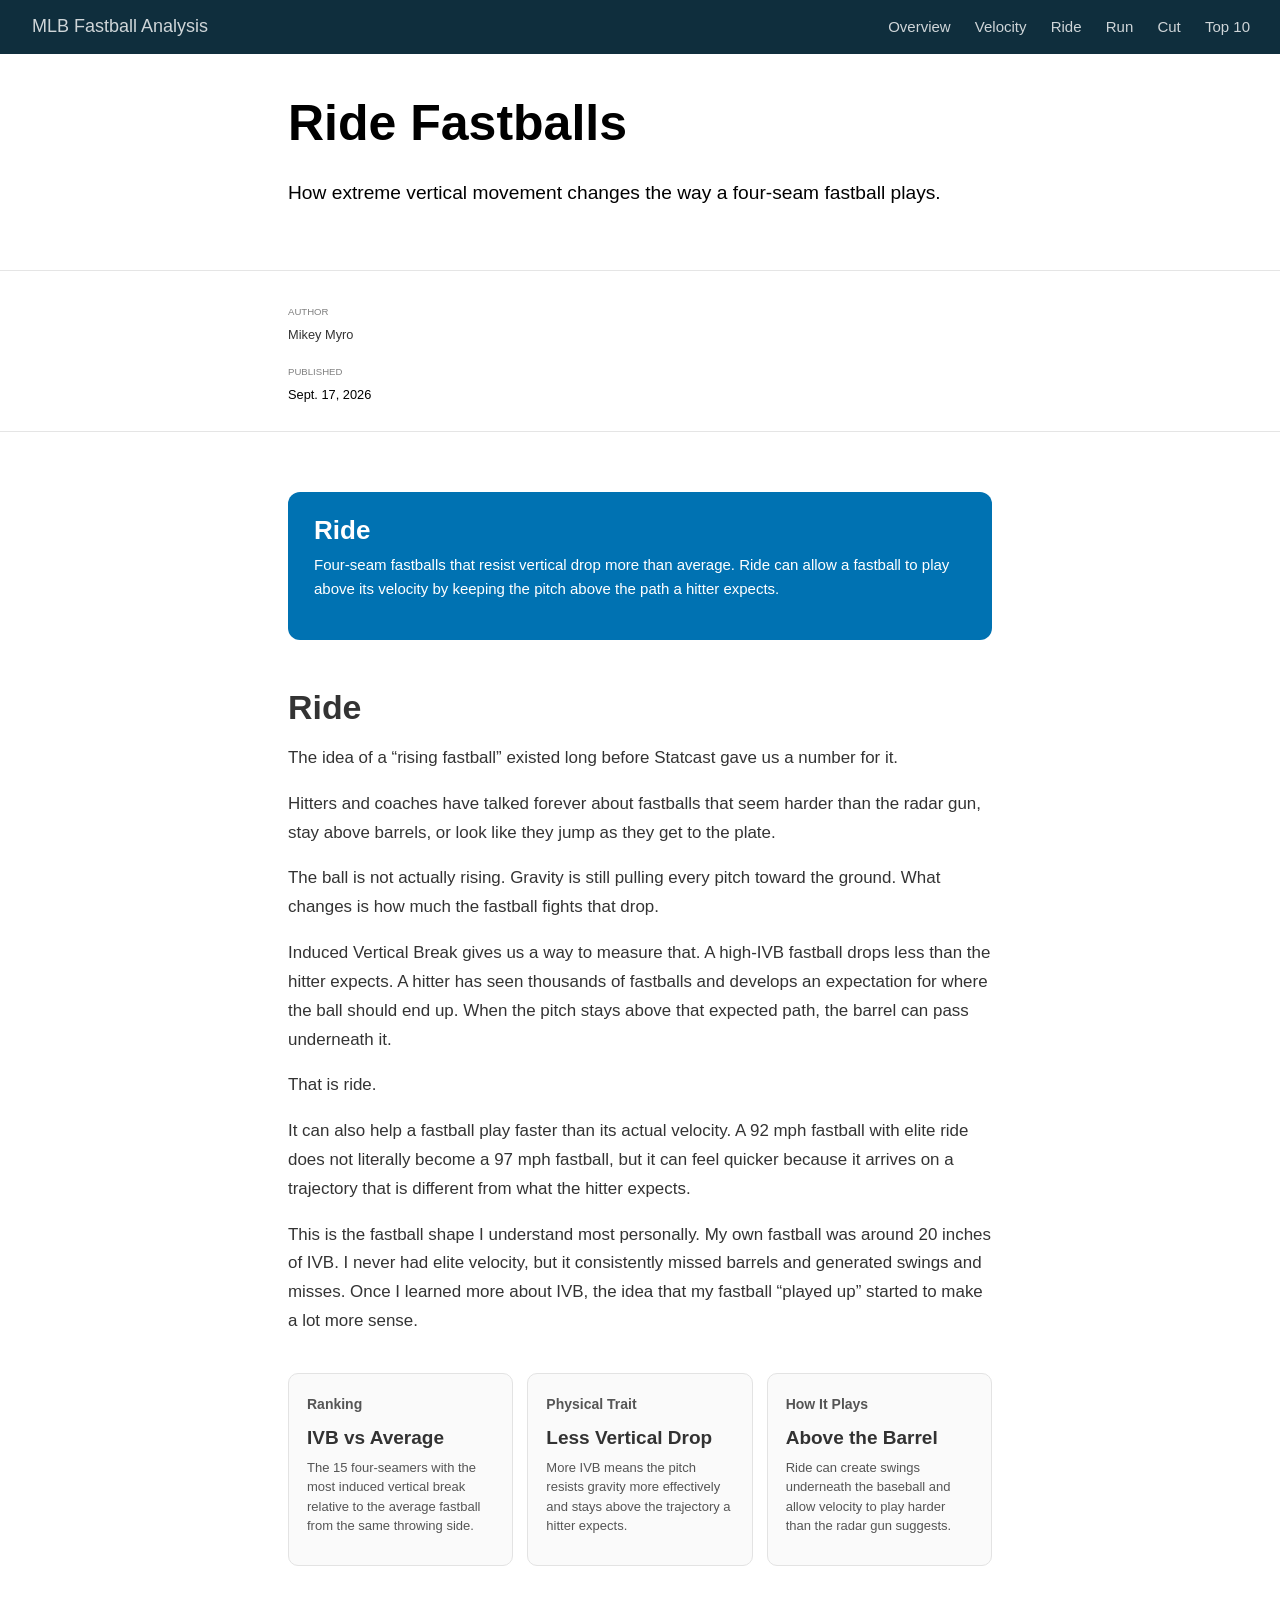
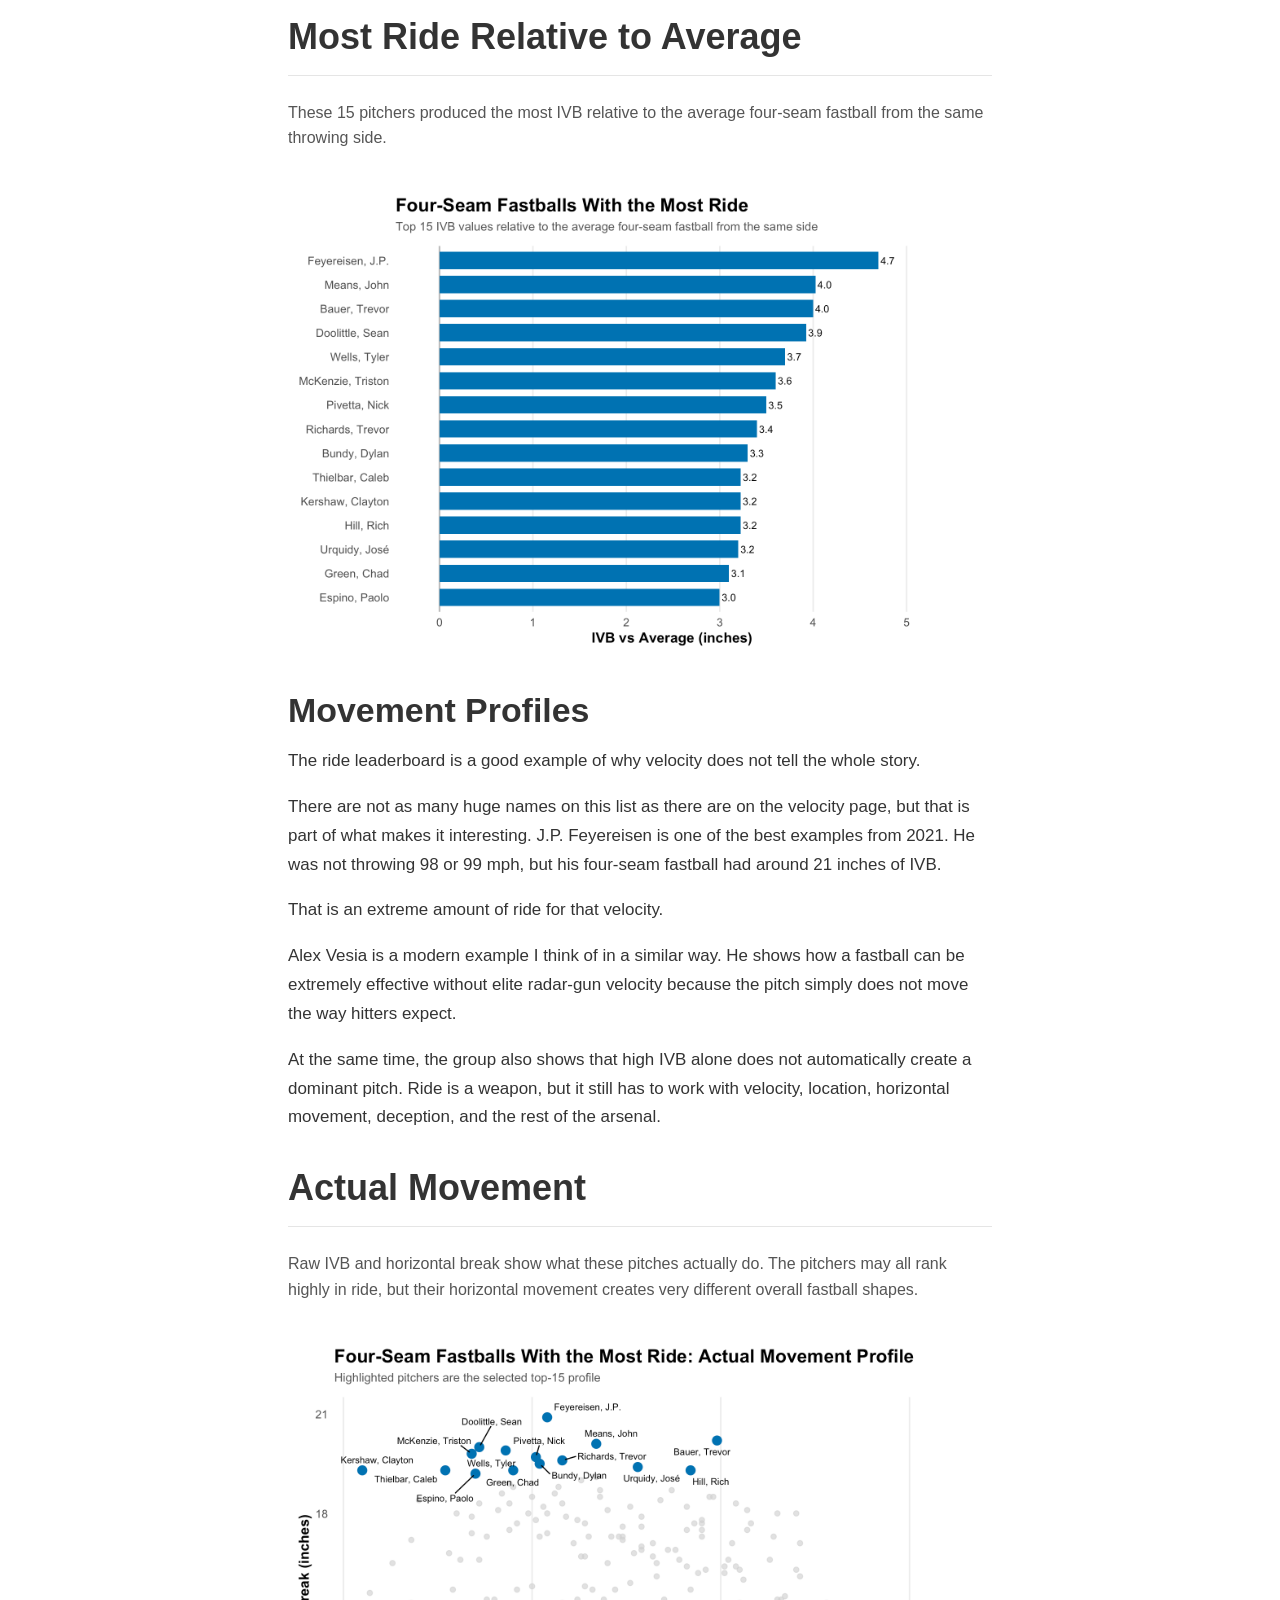
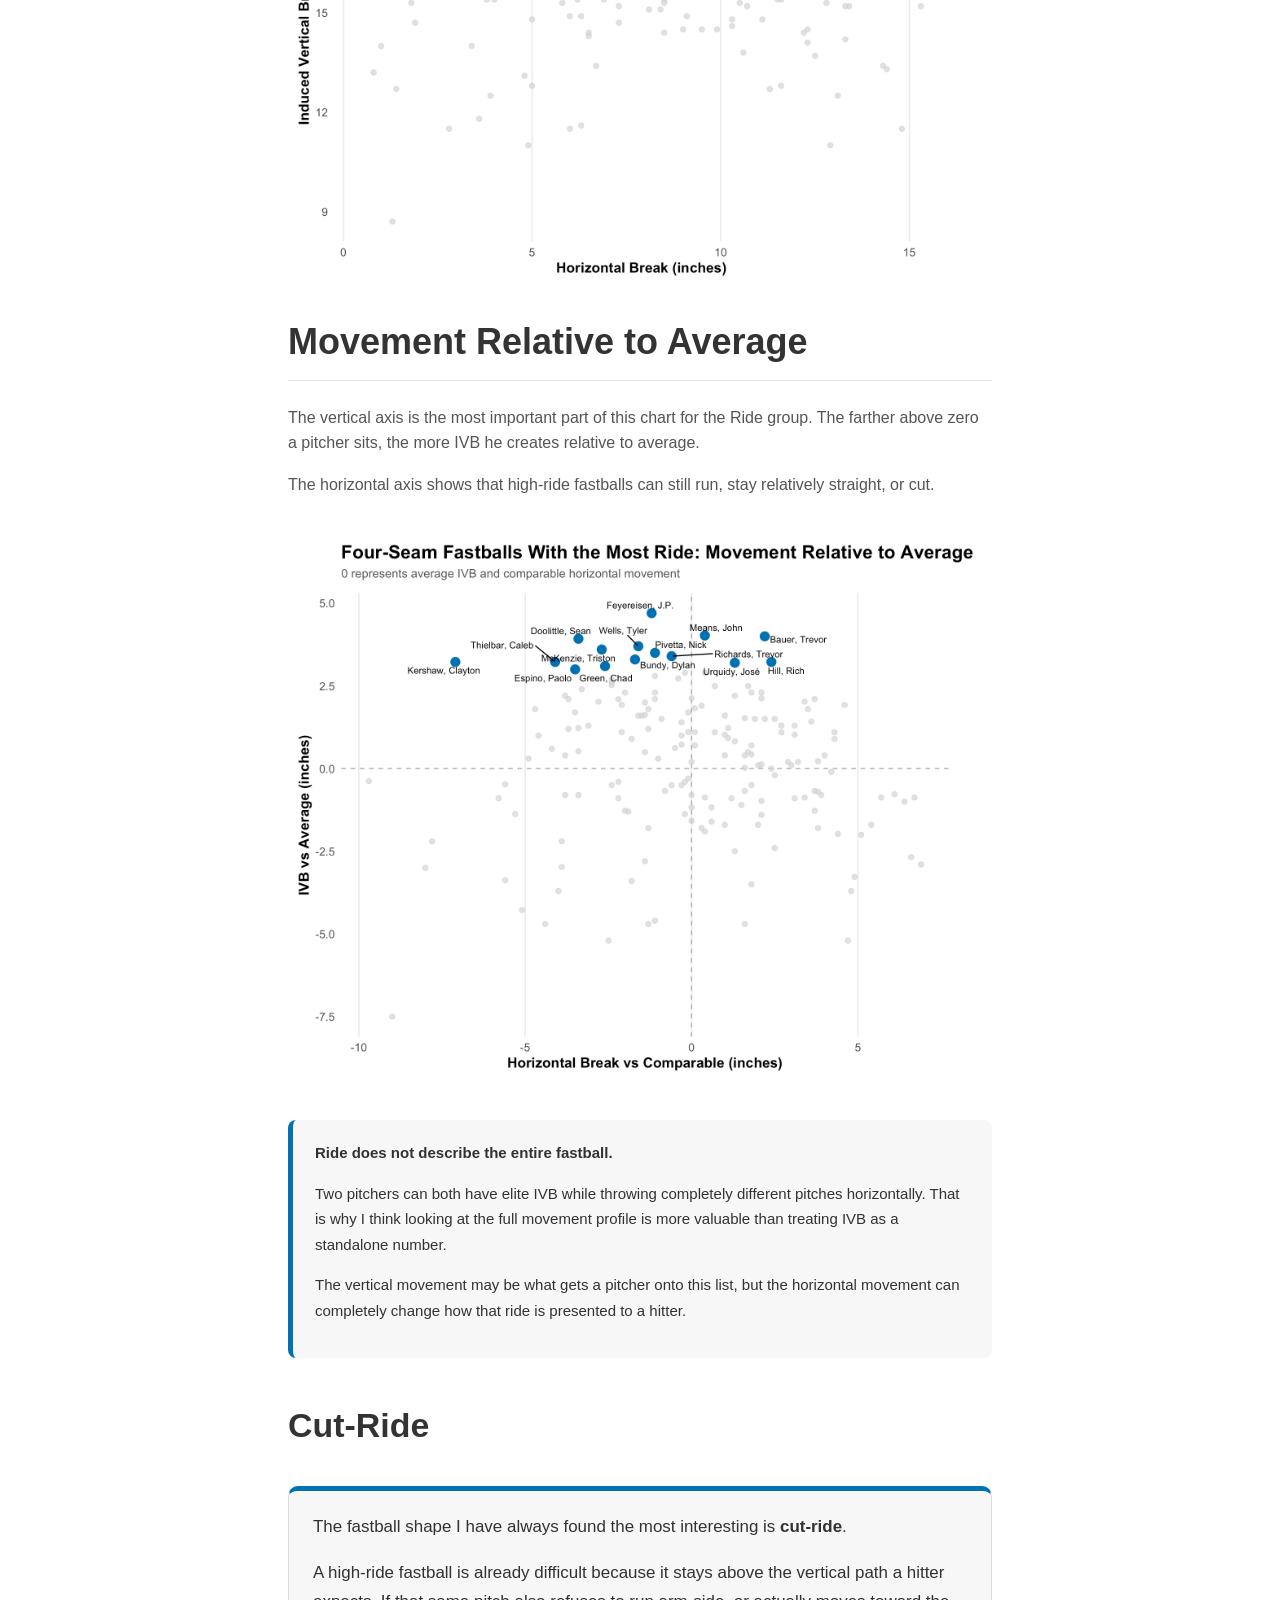
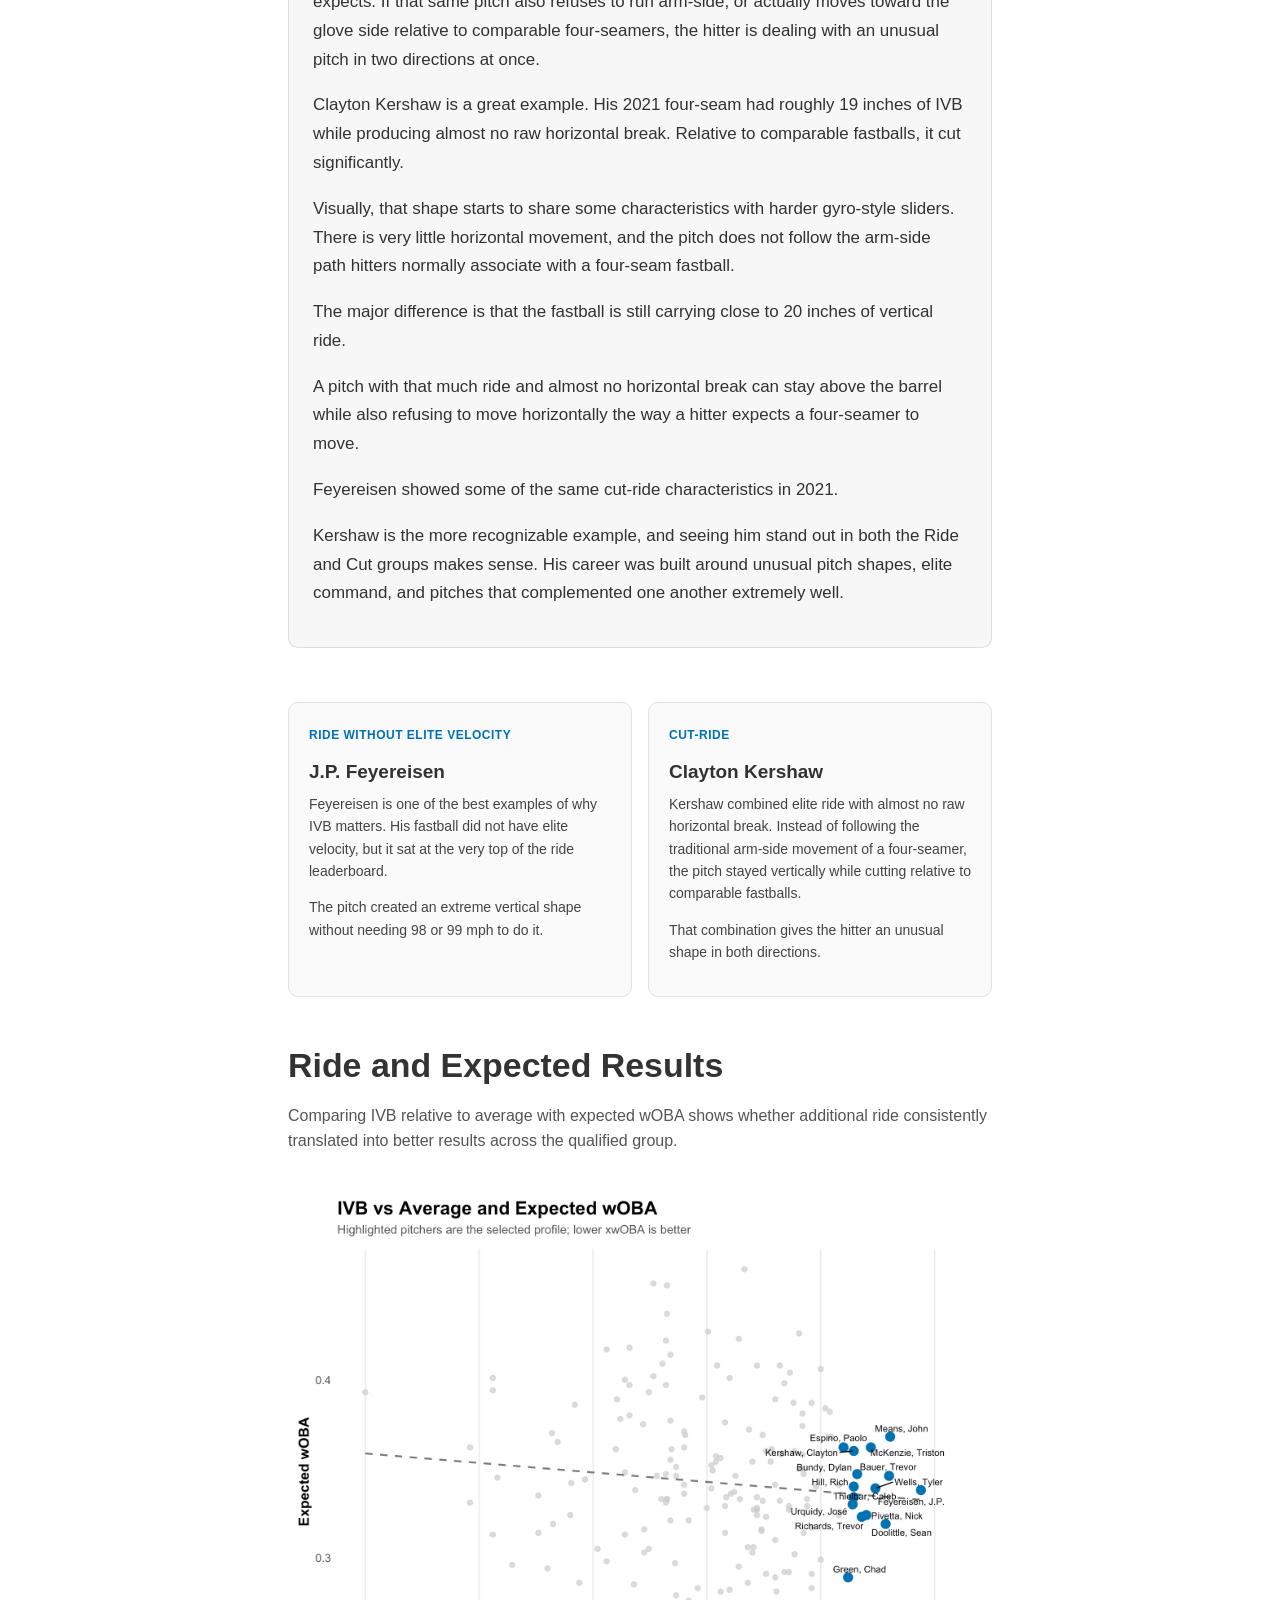
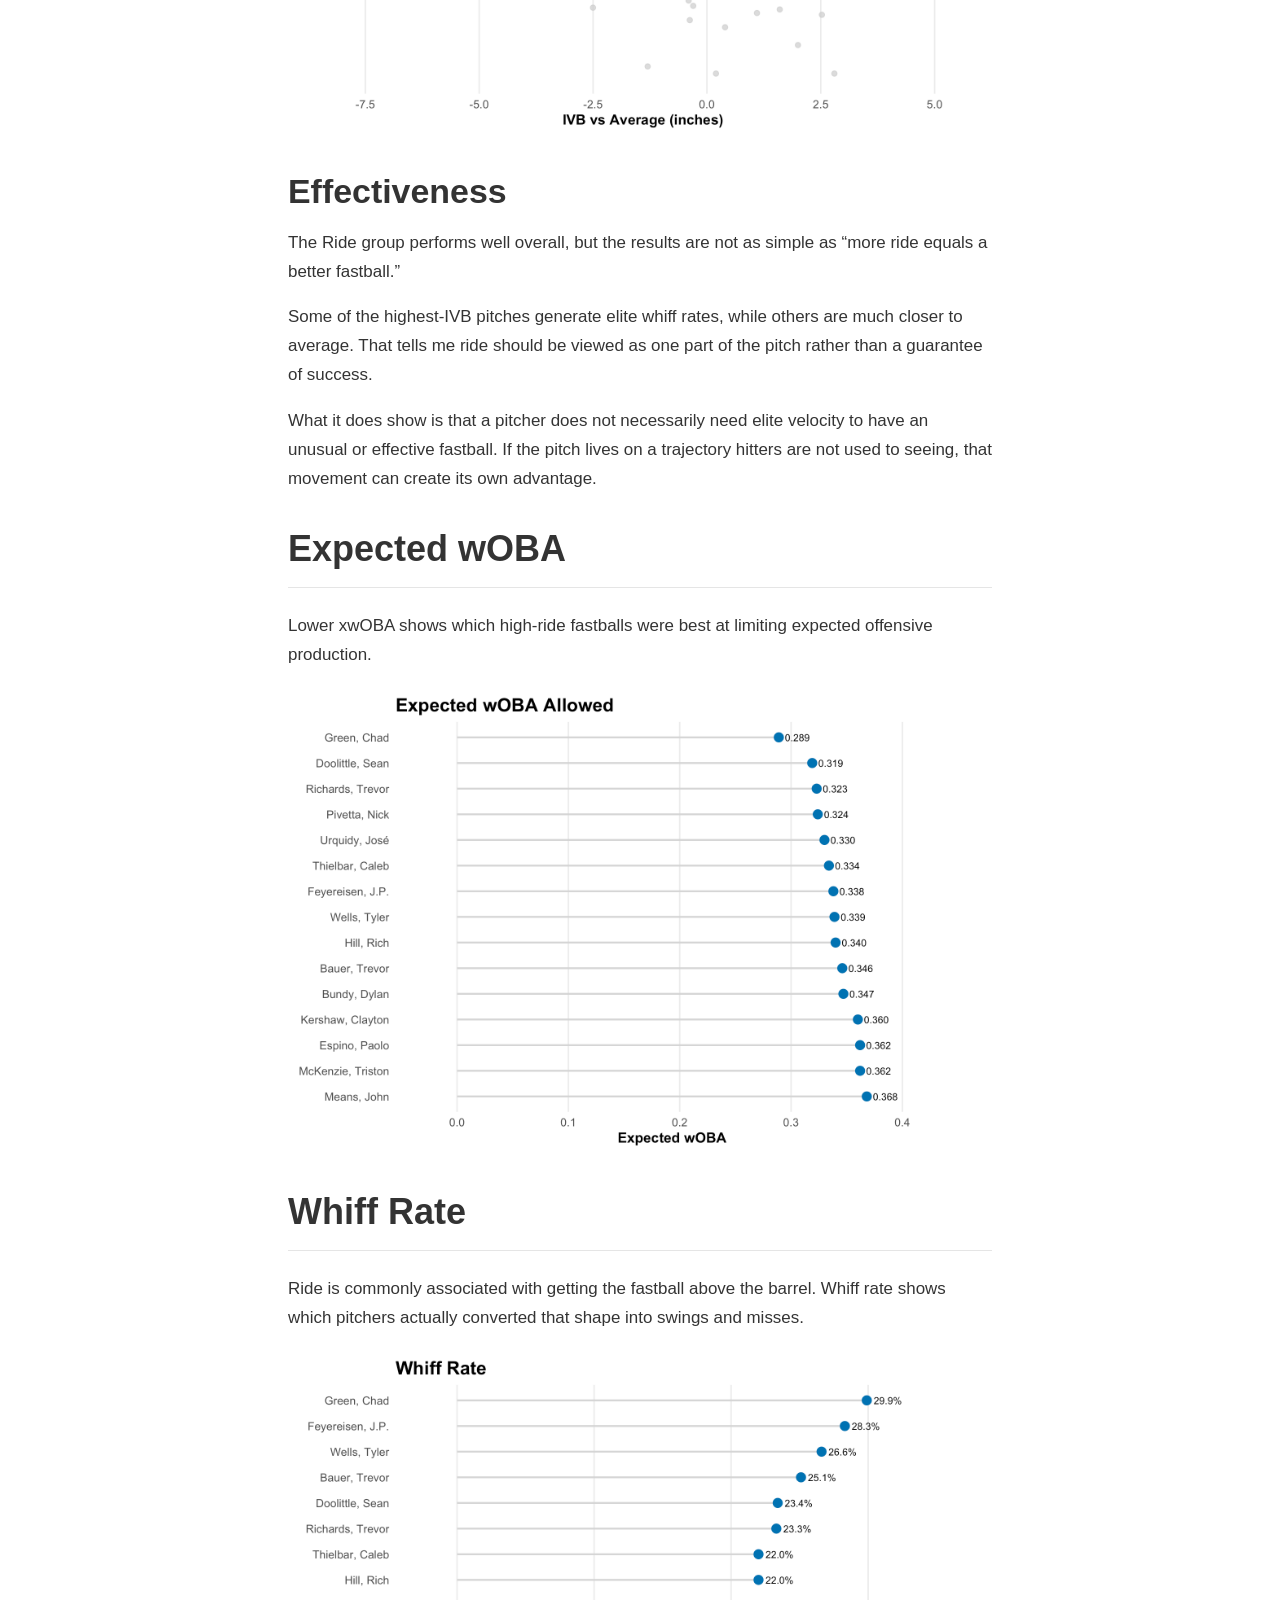
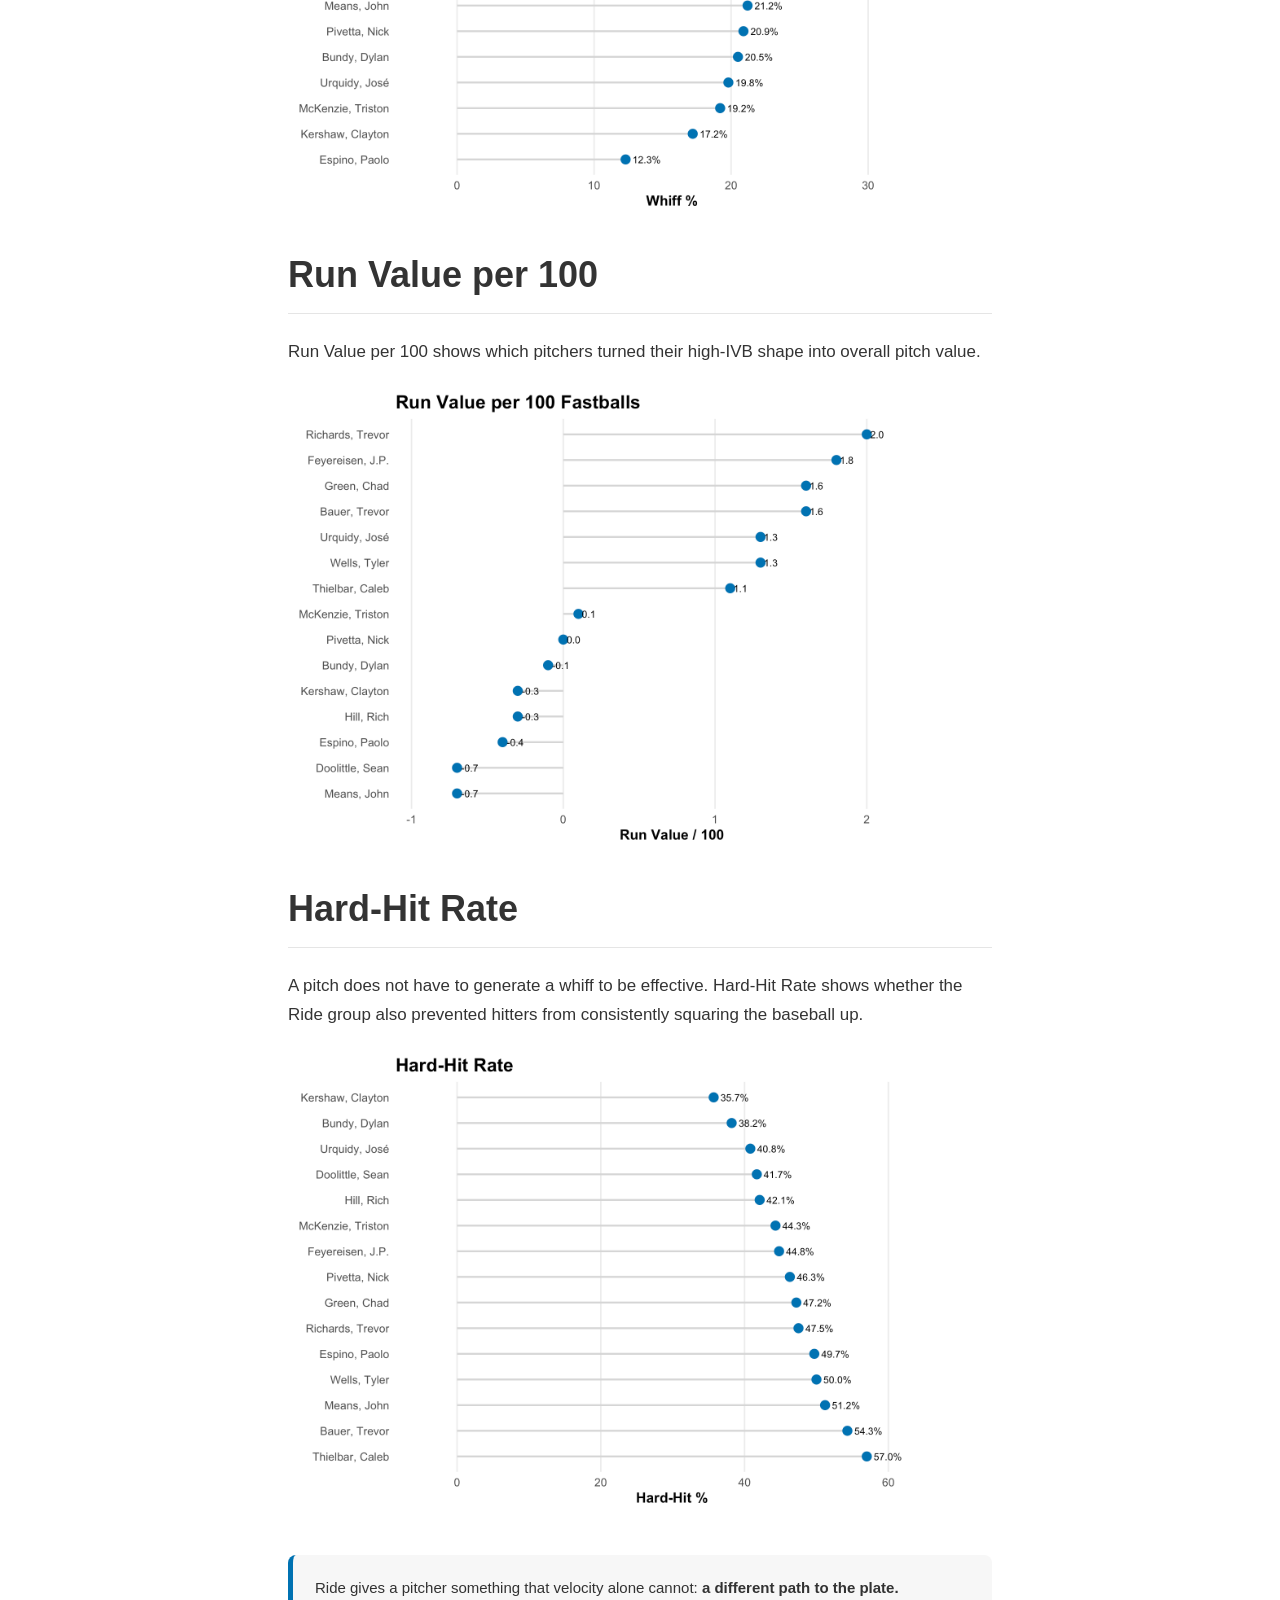
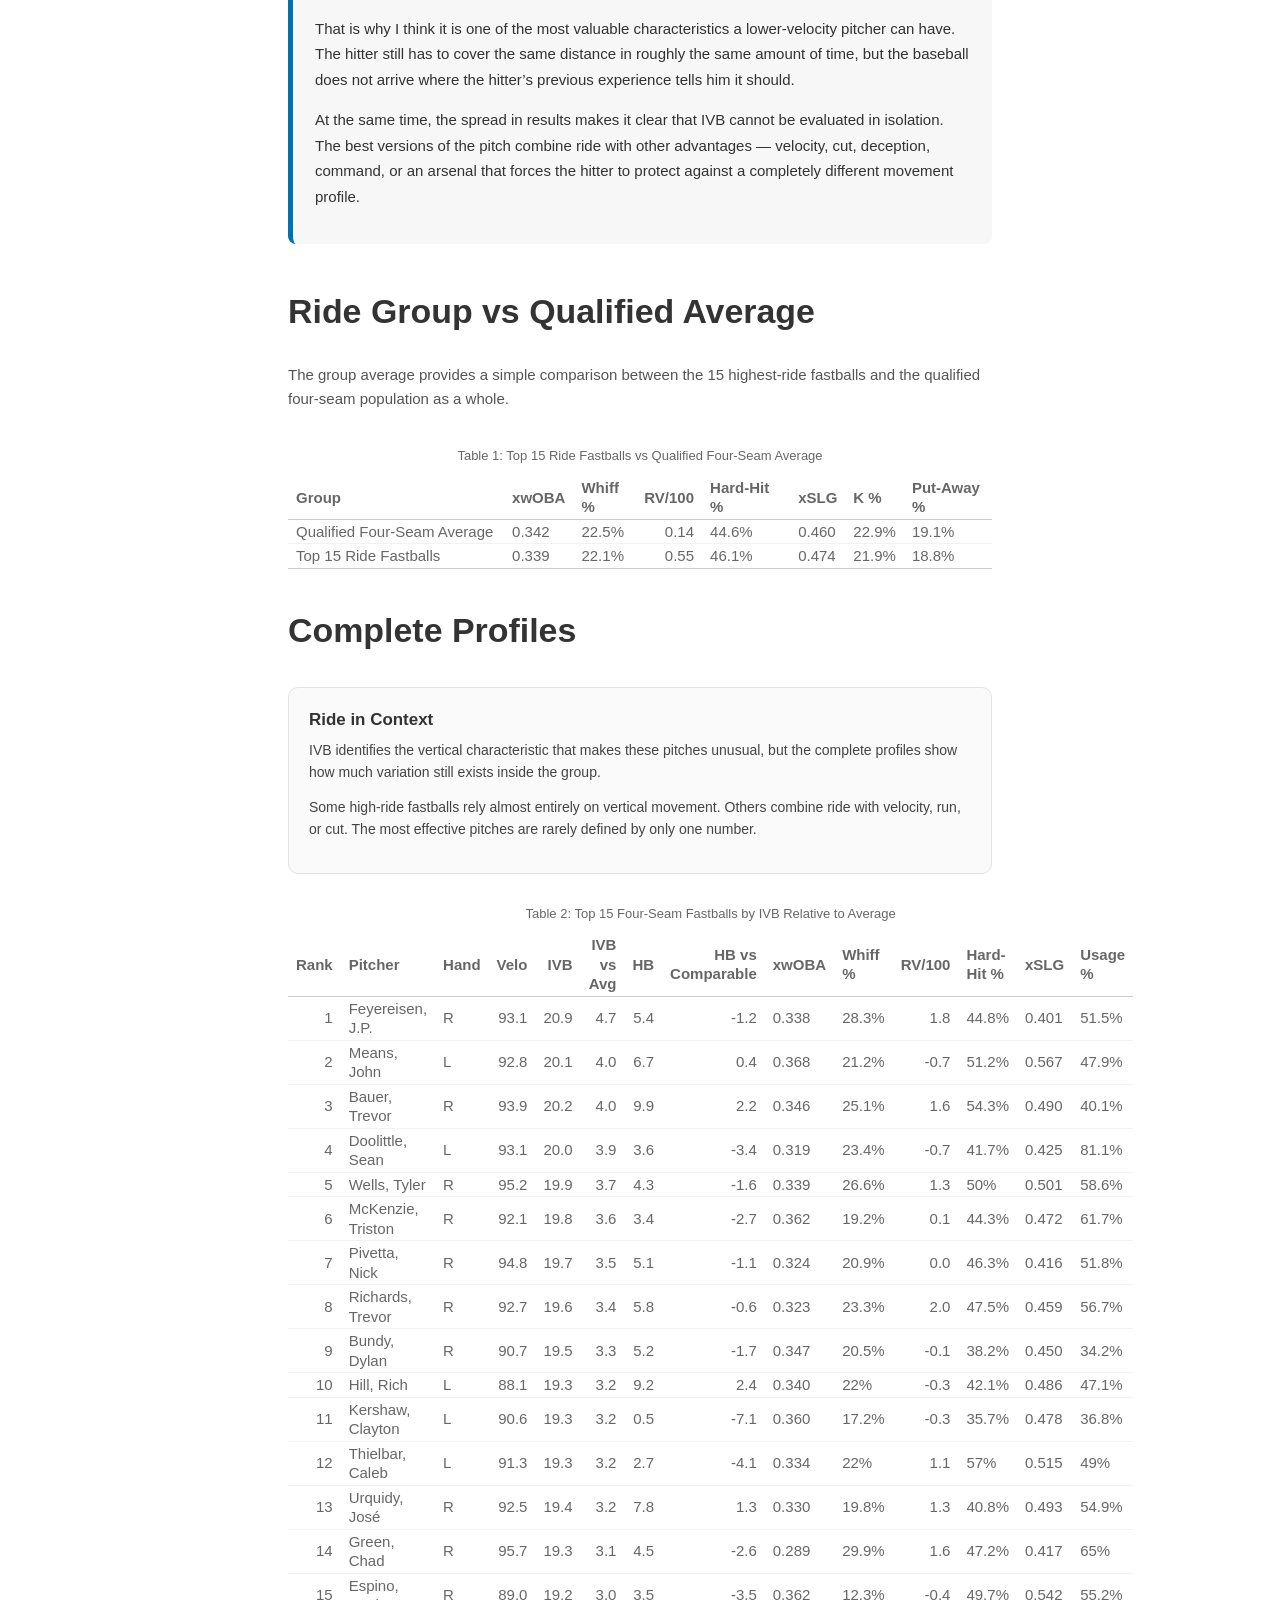
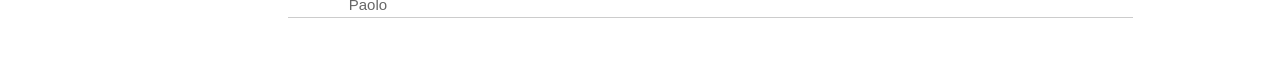
<file: docs/Ride.html>
<!DOCTYPE html>

<html xmlns="http://www.w3.org/1999/xhtml" lang="" xml:lang="">

<head>
  <meta charset="utf-8"/>
  <meta name="viewport" content="width=device-width, initial-scale=1"/>
  <meta http-equiv="X-UA-Compatible" content="IE=Edge,chrome=1"/>
  <meta name="generator" content="distill" />

  <style type="text/css">
  /* Hide doc at startup (prevent jankiness while JS renders/transforms) */
  body {
    visibility: hidden;
  }
  </style>

 <!--radix_placeholder_import_source-->
 <!--/radix_placeholder_import_source-->

<style type="text/css">code{white-space: pre;}</style>
<style type="text/css" data-origin="pandoc">
pre > code.sourceCode { white-space: pre; position: relative; }
pre > code.sourceCode > span { display: inline-block; line-height: 1.25; }
pre > code.sourceCode > span:empty { height: 1.2em; }
.sourceCode { overflow: visible; }
code.sourceCode > span { color: inherit; text-decoration: inherit; }
div.sourceCode { margin: 1em 0; }
pre.sourceCode { margin: 0; }
@media screen {
div.sourceCode { overflow: auto; }
}
@media print {
pre > code.sourceCode { white-space: pre-wrap; }
pre > code.sourceCode > span { text-indent: -5em; padding-left: 5em; }
}
pre.numberSource code
  { counter-reset: source-line 0; }
pre.numberSource code > span
  { position: relative; left: -4em; counter-increment: source-line; }
pre.numberSource code > span > a:first-child::before
  { content: counter(source-line);
    position: relative; left: -1em; text-align: right; vertical-align: baseline;
    border: none; display: inline-block;
    -webkit-touch-callout: none; -webkit-user-select: none;
    -khtml-user-select: none; -moz-user-select: none;
    -ms-user-select: none; user-select: none;
    padding: 0 4px; width: 4em;
    color: #aaaaaa;
  }
pre.numberSource { margin-left: 3em; border-left: 1px solid #aaaaaa;  padding-left: 4px; }
div.sourceCode
  { color: #00769e; background-color: #f1f3f5; }
@media screen {
pre > code.sourceCode > span > a:first-child::before { text-decoration: underline; }
}
code span { color: #00769e; } /* Normal */
code span.al { color: #ad0000; } /* Alert */
code span.an { color: #5e5e5e; } /* Annotation */
code span.at { color: #657422; } /* Attribute */
code span.bn { color: #ad0000; } /* BaseN */
code span.bu { } /* BuiltIn */
code span.cf { color: #00769e; } /* ControlFlow */
code span.ch { color: #20794d; } /* Char */
code span.cn { color: #8f5902; } /* Constant */
code span.co { color: #5e5e5e; } /* Comment */
code span.cv { color: #5e5e5e; font-style: italic; } /* CommentVar */
code span.do { color: #5e5e5e; font-style: italic; } /* Documentation */
code span.dt { color: #ad0000; } /* DataType */
code span.dv { color: #ad0000; } /* DecVal */
code span.er { color: #ad0000; } /* Error */
code span.ex { } /* Extension */
code span.fl { color: #ad0000; } /* Float */
code span.fu { color: #4758ab; } /* Function */
code span.im { } /* Import */
code span.in { color: #5e5e5e; } /* Information */
code span.kw { color: #00769e; } /* Keyword */
code span.op { color: #5e5e5e; } /* Operator */
code span.ot { color: #00769e; } /* Other */
code span.pp { color: #ad0000; } /* Preprocessor */
code span.sc { color: #5e5e5e; } /* SpecialChar */
code span.ss { color: #20794d; } /* SpecialString */
code span.st { color: #20794d; } /* String */
code span.va { color: #111111; } /* Variable */
code span.vs { color: #20794d; } /* VerbatimString */
code span.wa { color: #5e5e5e; font-style: italic; } /* Warning */
</style>


  <!--radix_placeholder_meta_tags-->
  <title>MLB Fastball Analysis: Ride Fastballs</title>

  <meta property="description" itemprop="description" content="How extreme vertical movement changes the way a four-seam fastball plays."/>


  <!--  https://schema.org/Article -->
  <meta property="article:published" itemprop="datePublished" content="2026-09-17"/>
  <meta property="article:created" itemprop="dateCreated" content="2026-09-17"/>
  <meta name="article:author" content="Mikey Myro"/>

  <!--  https://developers.facebook.com/docs/sharing/webmasters#markup -->
  <meta property="og:title" content="MLB Fastball Analysis: Ride Fastballs"/>
  <meta property="og:type" content="article"/>
  <meta property="og:description" content="How extreme vertical movement changes the way a four-seam fastball plays."/>
  <meta property="og:locale" content="en_US"/>
  <meta property="og:site_name" content="MLB Fastball Analysis"/>

  <!--  https://dev.twitter.com/cards/types/summary -->
  <meta property="twitter:card" content="summary"/>
  <meta property="twitter:title" content="MLB Fastball Analysis: Ride Fastballs"/>
  <meta property="twitter:description" content="How extreme vertical movement changes the way a four-seam fastball plays."/>

  <!--/radix_placeholder_meta_tags-->
  <!--radix_placeholder_rmarkdown_metadata-->

  <script type="text/json" id="radix-rmarkdown-metadata">
  {"type":"list","attributes":{"names":{"type":"character","attributes":{},"value":["title","description","author","date","output"]}},"value":[{"type":"character","attributes":{},"value":["Ride Fastballs"]},{"type":"character","attributes":{},"value":["How extreme vertical movement changes the way a four-seam fastball plays.\n"]},{"type":"list","attributes":{},"value":[{"type":"list","attributes":{"names":{"type":"character","attributes":{},"value":["name"]}},"value":[{"type":"character","attributes":{},"value":["Mikey Myro"]}]}]},{"type":"character","attributes":{},"value":["2026-09-17"]},{"type":"list","attributes":{"names":{"type":"character","attributes":{},"value":["distill::distill_article"]}},"value":[{"type":"list","attributes":{"names":{"type":"character","attributes":{},"value":["css"]}},"value":[{"type":"character","attributes":{},"value":["fastball_style.css"]}]}]}]}
  </script>
  <!--/radix_placeholder_rmarkdown_metadata-->
  <!--radix_placeholder_navigation_in_header-->
  <meta name="distill:offset" content=""/>

  <script type="application/javascript">

    window.headroom_prevent_pin = false;

    window.document.addEventListener("DOMContentLoaded", function (event) {

      // initialize headroom for banner
      var header = $('header').get(0);
      var headerHeight = header.offsetHeight;
      var headroom = new Headroom(header, {
        tolerance: 5,
        onPin : function() {
          if (window.headroom_prevent_pin) {
            window.headroom_prevent_pin = false;
            headroom.unpin();
          }
        }
      });
      headroom.init();
      if(window.location.hash)
        headroom.unpin();
      $(header).addClass('headroom--transition');

      // offset scroll location for banner on hash change
      // (see: https://github.com/WickyNilliams/headroom.js/issues/38)
      window.addEventListener("hashchange", function(event) {
        window.scrollTo(0, window.pageYOffset - (headerHeight + 25));
      });

      // responsive menu
      $('.distill-site-header').each(function(i, val) {
        var topnav = $(this);
        var toggle = topnav.find('.nav-toggle');
        toggle.on('click', function() {
          topnav.toggleClass('responsive');
        });
      });

      // nav dropdowns
      $('.nav-dropbtn').click(function(e) {
        $(this).next('.nav-dropdown-content').toggleClass('nav-dropdown-active');
        $(this).parent().siblings('.nav-dropdown')
           .children('.nav-dropdown-content').removeClass('nav-dropdown-active');
      });
      $("body").click(function(e){
        $('.nav-dropdown-content').removeClass('nav-dropdown-active');
      });
      $(".nav-dropdown").click(function(e){
        e.stopPropagation();
      });
    });
  </script>

  <style type="text/css">

  /* Theme (user-documented overrideables for nav appearance) */

  .distill-site-nav {
    color: rgba(255, 255, 255, 0.8);
    background-color: #0F2E3D;
    font-size: 15px;
    font-weight: 300;
  }

  .distill-site-nav a {
    color: inherit;
    text-decoration: none;
  }

  .distill-site-nav a:hover {
    color: white;
  }

  @media print {
    .distill-site-nav {
      display: none;
    }
  }

  .distill-site-header {

  }

  .distill-site-footer {

  }


  /* Site Header */

  .distill-site-header {
    width: 100%;
    box-sizing: border-box;
    z-index: 3;
  }

  .distill-site-header .nav-left {
    display: inline-block;
    margin-left: 8px;
  }

  @media screen and (max-width: 768px) {
    .distill-site-header .nav-left {
      margin-left: 0;
    }
  }


  .distill-site-header .nav-right {
    float: right;
    margin-right: 8px;
  }

  .distill-site-header a,
  .distill-site-header .title {
    display: inline-block;
    text-align: center;
    padding: 14px 10px 14px 10px;
  }

  .distill-site-header .title {
    font-size: 18px;
    min-width: 150px;
  }

  .distill-site-header .logo {
    padding: 0;
  }

  .distill-site-header .logo img {
    display: none;
    max-height: 20px;
    width: auto;
    margin-bottom: -4px;
  }

  .distill-site-header .nav-image img {
    max-height: 18px;
    width: auto;
    display: inline-block;
    margin-bottom: -3px;
  }



  @media screen and (min-width: 1000px) {
    .distill-site-header .logo img {
      display: inline-block;
    }
    .distill-site-header .nav-left {
      margin-left: 20px;
    }
    .distill-site-header .nav-right {
      margin-right: 20px;
    }
    .distill-site-header .title {
      padding-left: 12px;
    }
  }


  .distill-site-header .nav-toggle {
    display: none;
  }

  .nav-dropdown {
    display: inline-block;
    position: relative;
  }

  .nav-dropdown .nav-dropbtn {
    border: none;
    outline: none;
    color: rgba(255, 255, 255, 0.8);
    padding: 16px 10px;
    background-color: transparent;
    font-family: inherit;
    font-size: inherit;
    font-weight: inherit;
    margin: 0;
    margin-top: 1px;
    z-index: 2;
  }

  .nav-dropdown-content {
    display: none;
    position: absolute;
    background-color: white;
    min-width: 200px;
    border: 1px solid rgba(0,0,0,0.15);
    border-radius: 4px;
    box-shadow: 0px 8px 16px 0px rgba(0,0,0,0.1);
    z-index: 1;
    margin-top: 2px;
    white-space: nowrap;
    padding-top: 4px;
    padding-bottom: 4px;
  }

  .nav-dropdown-content hr {
    margin-top: 4px;
    margin-bottom: 4px;
    border: none;
    border-bottom: 1px solid rgba(0, 0, 0, 0.1);
  }

  .nav-dropdown-active {
    display: block;
  }

  .nav-dropdown-content a, .nav-dropdown-content .nav-dropdown-header {
    color: black;
    padding: 6px 24px;
    text-decoration: none;
    display: block;
    text-align: left;
  }

  .nav-dropdown-content .nav-dropdown-header {
    display: block;
    padding: 5px 24px;
    padding-bottom: 0;
    text-transform: uppercase;
    font-size: 14px;
    color: #999999;
    white-space: nowrap;
  }

  .nav-dropdown:hover .nav-dropbtn {
    color: white;
  }

  .nav-dropdown-content a:hover {
    background-color: #ddd;
    color: black;
  }

  .nav-right .nav-dropdown-content {
    margin-left: -45%;
    right: 0;
  }

  @media screen and (max-width: 768px) {
    .distill-site-header a, .distill-site-header .nav-dropdown  {display: none;}
    .distill-site-header a.nav-toggle {
      float: right;
      display: block;
    }
    .distill-site-header .title {
      margin-left: 0;
    }
    .distill-site-header .nav-right {
      margin-right: 0;
    }
    .distill-site-header {
      overflow: hidden;
    }
    .nav-right .nav-dropdown-content {
      margin-left: 0;
    }
  }


  @media screen and (max-width: 768px) {
    .distill-site-header.responsive {position: relative; min-height: 500px; }
    .distill-site-header.responsive a.nav-toggle {
      position: absolute;
      right: 0;
      top: 0;
    }
    .distill-site-header.responsive a,
    .distill-site-header.responsive .nav-dropdown {
      display: block;
      text-align: left;
    }
    .distill-site-header.responsive .nav-left,
    .distill-site-header.responsive .nav-right {
      width: 100%;
    }
    .distill-site-header.responsive .nav-dropdown {float: none;}
    .distill-site-header.responsive .nav-dropdown-content {position: relative;}
    .distill-site-header.responsive .nav-dropdown .nav-dropbtn {
      display: block;
      width: 100%;
      text-align: left;
    }
  }

  /* Site Footer */

  .distill-site-footer {
    width: 100%;
    overflow: hidden;
    box-sizing: border-box;
    z-index: 3;
    margin-top: 30px;
    padding-top: 30px;
    padding-bottom: 30px;
    text-align: center;
  }

  /* Headroom */

  d-title {
    padding-top: 6rem;
  }

  @media print {
    d-title {
      padding-top: 4rem;
    }
  }

  .headroom {
    z-index: 1000;
    position: fixed;
    top: 0;
    left: 0;
    right: 0;
  }

  .headroom--transition {
    transition: all .4s ease-in-out;
  }

  .headroom--unpinned {
    top: -100px;
  }

  .headroom--pinned {
    top: 0;
  }

  /* adjust viewport for navbar height */
  /* helps vertically center bootstrap (non-distill) content */
  .min-vh-100 {
    min-height: calc(100vh - 100px) !important;
  }

  </style>

  <script src="site_libs/jquery-3.6.0/jquery-3.6.0.min.js"></script>
  <link href="site_libs/font-awesome-6.5.2/css/all.min.css" rel="stylesheet"/>
  <link href="site_libs/font-awesome-6.5.2/css/v4-shims.min.css" rel="stylesheet"/>
  <script src="site_libs/headroom-0.9.4/headroom.min.js"></script>
  <script src="site_libs/autocomplete-0.37.1/autocomplete.min.js"></script>
  <script src="site_libs/fuse-6.4.1/fuse.min.js"></script>

  <script type="application/javascript">

  function getMeta(metaName) {
    var metas = document.getElementsByTagName('meta');
    for (let i = 0; i < metas.length; i++) {
      if (metas[i].getAttribute('name') === metaName) {
        return metas[i].getAttribute('content');
      }
    }
    return '';
  }

  function offsetURL(url) {
    var offset = getMeta('distill:offset');
    return offset ? offset + '/' + url : url;
  }

  function createFuseIndex() {

    // create fuse index
    var options = {
      keys: [
        { name: 'title', weight: 20 },
        { name: 'categories', weight: 15 },
        { name: 'description', weight: 10 },
        { name: 'contents', weight: 5 },
      ],
      ignoreLocation: true,
      threshold: 0
    };
    var fuse = new window.Fuse([], options);

    // fetch the main search.json
    return fetch(offsetURL('search.json'))
      .then(function(response) {
        if (response.status == 200) {
          return response.json().then(function(json) {
            // index main articles
            json.articles.forEach(function(article) {
              fuse.add(article);
            });
            // download collections and index their articles
            return Promise.all(json.collections.map(function(collection) {
              return fetch(offsetURL(collection)).then(function(response) {
                if (response.status === 200) {
                  return response.json().then(function(articles) {
                    articles.forEach(function(article) {
                      fuse.add(article);
                    });
                  })
                } else {
                  return Promise.reject(
                    new Error('Unexpected status from search index request: ' +
                              response.status)
                  );
                }
              });
            })).then(function() {
              return fuse;
            });
          });

        } else {
          return Promise.reject(
            new Error('Unexpected status from search index request: ' +
                        response.status)
          );
        }
      });
  }

  window.document.addEventListener("DOMContentLoaded", function (event) {

    // get search element (bail if we don't have one)
    var searchEl = window.document.getElementById('distill-search');
    if (!searchEl)
      return;

    createFuseIndex()
      .then(function(fuse) {

        // make search box visible
        searchEl.classList.remove('hidden');

        // initialize autocomplete
        var options = {
          autoselect: true,
          hint: false,
          minLength: 2,
        };
        window.autocomplete(searchEl, options, [{
          source: function(query, callback) {
            const searchOptions = {
              isCaseSensitive: false,
              shouldSort: true,
              minMatchCharLength: 2,
              limit: 10,
            };
            var results = fuse.search(query, searchOptions);
            callback(results
              .map(function(result) { return result.item; })
            );
          },
          templates: {
            suggestion: function(suggestion) {
              var img = suggestion.preview && Object.keys(suggestion.preview).length > 0
                ? `<img src="${offsetURL(suggestion.preview)}"</img>`
                : '';
              var html = `
                <div class="search-item">
                  <h3>${suggestion.title}</h3>
                  <div class="search-item-description">
                    ${suggestion.description || ''}
                  </div>
                  <div class="search-item-preview">
                    ${img}
                  </div>
                </div>
              `;
              return html;
            }
          }
        }]).on('autocomplete:selected', function(event, suggestion) {
          window.location.href = offsetURL(suggestion.path);
        });
        // remove inline display style on autocompleter (we want to
        // manage responsive display via css)
        $('.algolia-autocomplete').css("display", "");
      })
      .catch(function(error) {
        console.log(error);
      });

  });

  </script>

  <style type="text/css">

  .nav-search {
    font-size: x-small;
  }

  /* Algolioa Autocomplete */

  .algolia-autocomplete {
    display: inline-block;
    margin-left: 10px;
    vertical-align: sub;
    background-color: white;
    color: black;
    padding: 6px;
    padding-top: 8px;
    padding-bottom: 0;
    border-radius: 6px;
    border: 1px #0F2E3D solid;
    width: 180px;
  }


  @media screen and (max-width: 768px) {
    .distill-site-nav .algolia-autocomplete {
      display: none;
      visibility: hidden;
    }
    .distill-site-nav.responsive .algolia-autocomplete {
      display: inline-block;
      visibility: visible;
    }
    .distill-site-nav.responsive .algolia-autocomplete .aa-dropdown-menu {
      margin-left: 0;
      width: 400px;
      max-height: 400px;
    }
  }

  .algolia-autocomplete .aa-input, .algolia-autocomplete .aa-hint {
    width: 90%;
    outline: none;
    border: none;
  }

  .algolia-autocomplete .aa-hint {
    color: #999;
  }
  .algolia-autocomplete .aa-dropdown-menu {
    width: 550px;
    max-height: 70vh;
    overflow-x: visible;
    overflow-y: scroll;
    padding: 5px;
    margin-top: 3px;
    margin-left: -150px;
    background-color: #fff;
    border-radius: 5px;
    border: 1px solid #999;
    border-top: none;
  }

  .algolia-autocomplete .aa-dropdown-menu .aa-suggestion {
    cursor: pointer;
    padding: 5px 4px;
    border-bottom: 1px solid #eee;
  }

  .algolia-autocomplete .aa-dropdown-menu .aa-suggestion:last-of-type {
    border-bottom: none;
    margin-bottom: 2px;
  }

  .algolia-autocomplete .aa-dropdown-menu .aa-suggestion .search-item {
    overflow: hidden;
    font-size: 0.8em;
    line-height: 1.4em;
  }

  .algolia-autocomplete .aa-dropdown-menu .aa-suggestion .search-item h3 {
    font-size: 1rem;
    margin-block-start: 0;
    margin-block-end: 5px;
  }

  .algolia-autocomplete .aa-dropdown-menu .aa-suggestion .search-item-description {
    display: inline-block;
    overflow: hidden;
    height: 2.8em;
    width: 80%;
    margin-right: 4%;
  }

  .algolia-autocomplete .aa-dropdown-menu .aa-suggestion .search-item-preview {
    display: inline-block;
    width: 15%;
  }

  .algolia-autocomplete .aa-dropdown-menu .aa-suggestion .search-item-preview img {
    height: 3em;
    width: auto;
    display: none;
  }

  .algolia-autocomplete .aa-dropdown-menu .aa-suggestion .search-item-preview img[src] {
    display: initial;
  }

  .algolia-autocomplete .aa-dropdown-menu .aa-suggestion.aa-cursor {
    background-color: #eee;
  }
  .algolia-autocomplete .aa-dropdown-menu .aa-suggestion em {
    font-weight: bold;
    font-style: normal;
  }

  </style>


  <!--/radix_placeholder_navigation_in_header-->
  <!--radix_placeholder_distill-->

  <style type="text/css">

  body {
    background-color: white;
  }

  .pandoc-table {
    width: 100%;
  }

  .pandoc-table>caption {
    margin-bottom: 10px;
  }

  .pandoc-table th:not([align]) {
    text-align: left;
  }

  .pagedtable-footer {
    font-size: 15px;
  }

  d-byline .byline {
    grid-template-columns: 2fr 2fr;
  }

  d-byline .byline h3 {
    margin-block-start: 1.5em;
  }

  d-byline .byline .authors-affiliations h3 {
    margin-block-start: 0.5em;
  }

  .authors-affiliations .orcid-id {
    width: 16px;
    height:16px;
    margin-left: 4px;
    margin-right: 4px;
    vertical-align: middle;
    padding-bottom: 2px;
  }

  d-title .dt-tags {
    margin-top: 1em;
    grid-column: text;
  }

  .dt-tags .dt-tag {
    text-decoration: none;
    display: inline-block;
    color: rgba(0,0,0,0.6);
    padding: 0em 0.4em;
    margin-right: 0.5em;
    margin-bottom: 0.4em;
    font-size: 70%;
    border: 1px solid rgba(0,0,0,0.2);
    border-radius: 3px;
    text-transform: uppercase;
    font-weight: 500;
  }

  d-article table.gt_table td,
  d-article table.gt_table th {
    border-bottom: none;
    font-size: 100%;
  }

  .html-widget {
    margin-bottom: 2.0em;
  }

  .l-screen-inset {
    padding-right: 16px;
  }

  .l-screen .caption {
    margin-left: 10px;
  }

  .shaded {
    background: rgb(247, 247, 247);
    padding-top: 20px;
    padding-bottom: 20px;
    border-top: 1px solid rgba(0, 0, 0, 0.1);
    border-bottom: 1px solid rgba(0, 0, 0, 0.1);
  }

  .shaded .html-widget {
    margin-bottom: 0;
    border: 1px solid rgba(0, 0, 0, 0.1);
  }

  .shaded .shaded-content {
    background: white;
  }

  .text-output {
    margin-top: 0;
    line-height: 1.5em;
  }

  .hidden {
    display: none !important;
  }

  hr.section-separator {
    border: none;
    border-top: 1px solid rgba(0, 0, 0, 0.1);
    margin: 0px;
  }


  d-byline {
    border-top: none;
  }

  d-article {
    padding-top: 2.5rem;
    padding-bottom: 30px;
    border-top: none;
  }

  d-appendix {
    padding-top: 30px;
  }

  d-article>p>img {
    width: 100%;
  }

  d-article h2 {
    margin: 1rem 0 1.5rem 0;
  }

  d-article h3 {
    margin-top: 1.5rem;
  }

  d-article iframe {
    border: 1px solid rgba(0, 0, 0, 0.1);
    margin-bottom: 2.0em;
    width: 100%;
  }

  /* Tweak code blocks */

  d-article div.sourceCode code,
  d-article pre code {
    font-family: Consolas, Monaco, 'Andale Mono', 'Ubuntu Mono', monospace;
  }

  d-article pre,
  d-article div.sourceCode,
  d-article div.sourceCode pre {
    overflow: auto;
  }

  d-article div.sourceCode {
    background-color: white;
  }

  d-article div.sourceCode pre {
    padding-left: 10px;
    font-size: 12px;
    border-left: 2px solid rgba(0,0,0,0.1);
  }

  d-article pre {
    font-size: 12px;
    color: black;
    background: none;
    margin-top: 0;
    text-align: left;
    white-space: pre;
    word-spacing: normal;
    word-break: normal;
    word-wrap: normal;
    line-height: 1.5;

    -moz-tab-size: 4;
    -o-tab-size: 4;
    tab-size: 4;

    -webkit-hyphens: none;
    -moz-hyphens: none;
    -ms-hyphens: none;
    hyphens: none;
  }

  d-article pre a {
    border-bottom: none;
  }

  d-article pre a:hover {
    border-bottom: none;
    text-decoration: underline;
  }

  d-article details {
    grid-column: text;
    margin-bottom: 0.8em;
  }

  @media(min-width: 768px) {

  d-article pre,
  d-article div.sourceCode,
  d-article div.sourceCode pre {
    overflow: visible !important;
  }

  d-article div.sourceCode pre {
    padding-left: 18px;
    font-size: 14px;
  }

  /* tweak for Pandoc numbered line within distill */
  d-article pre.numberSource code > span {
      left: -2em;
  }

  d-article pre {
    font-size: 14px;
  }

  }

  figure img.external {
    background: white;
    border: 1px solid rgba(0, 0, 0, 0.1);
    box-shadow: 0 1px 8px rgba(0, 0, 0, 0.1);
    padding: 18px;
    box-sizing: border-box;
  }

  /* CSS for d-contents */

  .d-contents {
    grid-column: text;
    color: rgba(0,0,0,0.8);
    font-size: 0.9em;
    padding-bottom: 1em;
    margin-bottom: 1em;
    padding-bottom: 0.5em;
    margin-bottom: 1em;
    padding-left: 0.25em;
    justify-self: start;
  }

  @media(min-width: 1000px) {
    .d-contents.d-contents-float {
      height: 0;
      grid-column-start: 1;
      grid-column-end: 4;
      justify-self: center;
      padding-right: 3em;
      padding-left: 2em;
    }
  }

  .d-contents nav h3 {
    font-size: 18px;
    margin-top: 0;
    margin-bottom: 1em;
  }

  .d-contents li {
    list-style-type: none
  }

  .d-contents nav > ul {
    padding-left: 0;
  }

  .d-contents ul {
    padding-left: 1em
  }

  .d-contents nav ul li {
    margin-top: 0.6em;
    margin-bottom: 0.2em;
  }

  .d-contents nav a {
    font-size: 13px;
    border-bottom: none;
    text-decoration: none
    color: rgba(0, 0, 0, 0.8);
  }

  .d-contents nav a:hover {
    text-decoration: underline solid rgba(0, 0, 0, 0.6)
  }

  .d-contents nav > ul > li > a {
    font-weight: 600;
  }

  .d-contents nav > ul > li > ul {
    font-weight: inherit;
  }

  .d-contents nav > ul > li > ul > li {
    margin-top: 0.2em;
  }


  .d-contents nav ul {
    margin-top: 0;
    margin-bottom: 0.25em;
  }

  .d-article-with-toc h2:nth-child(2) {
    margin-top: 0;
  }


  /* Figure */

  .figure {
    position: relative;
    margin-bottom: 2.5em;
    margin-top: 1.5em;
  }

  .figure .caption {
    color: rgba(0, 0, 0, 0.6);
    font-size: 12px;
    line-height: 1.5em;
  }

  .figure img.external {
    background: white;
    border: 1px solid rgba(0, 0, 0, 0.1);
    box-shadow: 0 1px 8px rgba(0, 0, 0, 0.1);
    padding: 18px;
    box-sizing: border-box;
  }

  .figure .caption a {
    color: rgba(0, 0, 0, 0.6);
  }

  .figure .caption b,
  .figure .caption strong, {
    font-weight: 600;
    color: rgba(0, 0, 0, 1.0);
  }

  /* Citations */

  d-article .citation {
    color: inherit;
    cursor: inherit;
  }

  div.hanging-indent{
    margin-left: 1em; text-indent: -1em;
  }

  /* Citation hover box */

  .tippy-box[data-theme~=light-border] {
    background-color: rgba(250, 250, 250, 0.95);
  }

  .tippy-content > p {
    margin-bottom: 0;
    padding: 2px;
  }


  /* Tweak 1000px media break to show more text */

  @media(min-width: 1000px) {
    .base-grid,
    distill-header,
    d-title,
    d-abstract,
    d-article,
    d-appendix,
    distill-appendix,
    d-byline,
    d-footnote-list,
    d-citation-list,
    distill-footer {
      grid-template-columns: [screen-start] 1fr [page-start kicker-start] 80px [middle-start] 50px [text-start kicker-end] 65px 65px 65px 65px 65px 65px 65px 65px [text-end gutter-start] 65px [middle-end] 65px [page-end gutter-end] 1fr [screen-end];
      grid-column-gap: 16px;
    }

    .grid {
      grid-column-gap: 16px;
    }

    d-article {
      font-size: 1.06rem;
      line-height: 1.7em;
    }
    figure .caption, .figure .caption, figure figcaption {
      font-size: 13px;
    }
  }

  @media(min-width: 1180px) {
    .base-grid,
    distill-header,
    d-title,
    d-abstract,
    d-article,
    d-appendix,
    distill-appendix,
    d-byline,
    d-footnote-list,
    d-citation-list,
    distill-footer {
      grid-template-columns: [screen-start] 1fr [page-start kicker-start] 60px [middle-start] 60px [text-start kicker-end] 60px 60px 60px 60px 60px 60px 60px 60px [text-end gutter-start] 60px [middle-end] 60px [page-end gutter-end] 1fr [screen-end];
      grid-column-gap: 32px;
    }

    .grid {
      grid-column-gap: 32px;
    }
  }


  /* Get the citation styles for the appendix (not auto-injected on render since
     we do our own rendering of the citation appendix) */

  d-appendix .citation-appendix,
  .d-appendix .citation-appendix {
    font-size: 11px;
    line-height: 15px;
    border-left: 1px solid rgba(0, 0, 0, 0.1);
    padding-left: 18px;
    border: 1px solid rgba(0,0,0,0.1);
    background: rgba(0, 0, 0, 0.02);
    padding: 10px 18px;
    border-radius: 3px;
    color: rgba(150, 150, 150, 1);
    overflow: hidden;
    margin-top: -12px;
    white-space: pre-wrap;
    word-wrap: break-word;
  }

  /* Include appendix styles here so they can be overridden */

  d-appendix {
    contain: layout style;
    font-size: 0.8em;
    line-height: 1.7em;
    margin-top: 60px;
    margin-bottom: 0;
    border-top: 1px solid rgba(0, 0, 0, 0.1);
    color: rgba(0,0,0,0.5);
    padding-top: 60px;
    padding-bottom: 48px;
  }

  d-appendix h3 {
    grid-column: page-start / text-start;
    font-size: 15px;
    font-weight: 500;
    margin-top: 1em;
    margin-bottom: 0;
    color: rgba(0,0,0,0.65);
  }

  d-appendix h3 + * {
    margin-top: 1em;
  }

  d-appendix ol {
    padding: 0 0 0 15px;
  }

  @media (min-width: 768px) {
    d-appendix ol {
      padding: 0 0 0 30px;
      margin-left: -30px;
    }
  }

  d-appendix li {
    margin-bottom: 1em;
  }

  d-appendix a {
    color: rgba(0, 0, 0, 0.6);
  }

  d-appendix > * {
    grid-column: text;
  }

  d-appendix > d-footnote-list,
  d-appendix > d-citation-list,
  d-appendix > distill-appendix {
    grid-column: screen;
  }

  /* Include footnote styles here so they can be overridden */

  d-footnote-list {
    contain: layout style;
  }

  d-footnote-list > * {
    grid-column: text;
  }

  d-footnote-list a.footnote-backlink {
    color: rgba(0,0,0,0.3);
    padding-left: 0.5em;
  }



  /* Anchor.js */

  .anchorjs-link {
    /*transition: all .25s linear; */
    text-decoration: none;
    border-bottom: none;
  }
  *:hover > .anchorjs-link {
    margin-left: -1.125em !important;
    text-decoration: none;
    border-bottom: none;
  }

  /* Social footer */

  .social_footer {
    margin-top: 30px;
    margin-bottom: 0;
    color: rgba(0,0,0,0.67);
  }

  .disqus-comments {
    margin-right: 30px;
  }

  .disqus-comment-count {
    border-bottom: 1px solid rgba(0, 0, 0, 0.4);
    cursor: pointer;
  }

  #disqus_thread {
    margin-top: 30px;
  }

  .article-sharing a {
    border-bottom: none;
    margin-right: 8px;
  }

  .article-sharing a:hover {
    border-bottom: none;
  }

  .sidebar-section.subscribe {
    font-size: 12px;
    line-height: 1.6em;
  }

  .subscribe p {
    margin-bottom: 0.5em;
  }


  .article-footer .subscribe {
    font-size: 15px;
    margin-top: 45px;
  }


  .sidebar-section.custom {
    font-size: 12px;
    line-height: 1.6em;
  }

  .custom p {
    margin-bottom: 0.5em;
  }

  /* Styles for listing layout (hide title) */
  .layout-listing d-title, .layout-listing .d-title {
    display: none;
  }

  /* Styles for posts lists (not auto-injected) */


  .posts-with-sidebar {
    padding-left: 45px;
    padding-right: 45px;
  }

  .posts-list .description h2,
  .posts-list .description p {
    font-family: -apple-system, BlinkMacSystemFont, "Segoe UI", Roboto, Oxygen, Ubuntu, Cantarell, "Fira Sans", "Droid Sans", "Helvetica Neue", Arial, sans-serif;
  }

  .posts-list .description h2 {
    font-weight: 700;
    border-bottom: none;
    padding-bottom: 0;
  }

  .posts-list h2.post-tag {
    border-bottom: 1px solid rgba(0, 0, 0, 0.2);
    padding-bottom: 12px;
  }
  .posts-list {
    margin-top: 60px;
    margin-bottom: 24px;
  }

  .posts-list .post-preview {
    text-decoration: none;
    overflow: hidden;
    display: block;
    border-bottom: 1px solid rgba(0, 0, 0, 0.1);
    padding: 24px 0;
  }

  .post-preview-last {
    border-bottom: none !important;
  }

  .posts-list .posts-list-caption {
    grid-column: screen;
    font-weight: 400;
  }

  .posts-list .post-preview h2 {
    margin: 0 0 6px 0;
    line-height: 1.2em;
    font-style: normal;
    font-size: 24px;
  }

  .posts-list .post-preview p {
    margin: 0 0 12px 0;
    line-height: 1.4em;
    font-size: 16px;
  }

  .posts-list .post-preview .thumbnail {
    box-sizing: border-box;
    margin-bottom: 24px;
    position: relative;
    max-width: 500px;
  }
  .posts-list .post-preview img {
    width: 100%;
    display: block;
  }

  .posts-list .metadata {
    font-size: 12px;
    line-height: 1.4em;
    margin-bottom: 18px;
  }

  .posts-list .metadata > * {
    display: inline-block;
  }

  .posts-list .metadata .publishedDate {
    margin-right: 2em;
  }

  .posts-list .metadata .dt-authors {
    display: block;
    margin-top: 0.3em;
    margin-right: 2em;
  }

  .posts-list .dt-tags {
    display: block;
    line-height: 1em;
  }

  .posts-list .dt-tags .dt-tag {
    display: inline-block;
    color: rgba(0,0,0,0.6);
    padding: 0.3em 0.4em;
    margin-right: 0.2em;
    margin-bottom: 0.4em;
    font-size: 60%;
    border: 1px solid rgba(0,0,0,0.2);
    border-radius: 3px;
    text-transform: uppercase;
    font-weight: 500;
  }

  .posts-list img {
    opacity: 1;
  }

  .posts-list img[data-src] {
    opacity: 0;
  }

  .posts-more {
    clear: both;
  }


  .posts-sidebar {
    font-size: 16px;
  }

  .posts-sidebar h3 {
    font-size: 16px;
    margin-top: 0;
    margin-bottom: 0.5em;
    font-weight: 400;
    text-transform: uppercase;
  }

  .sidebar-section {
    margin-bottom: 30px;
  }

  .categories ul {
    list-style-type: none;
    margin: 0;
    padding: 0;
  }

  .categories li {
    color: rgba(0, 0, 0, 0.8);
    margin-bottom: 0;
  }

  .categories li>a {
    border-bottom: none;
  }

  .categories li>a:hover {
    border-bottom: 1px solid rgba(0, 0, 0, 0.4);
  }

  .categories .active {
    font-weight: 600;
  }

  .categories .category-count {
    color: rgba(0, 0, 0, 0.4);
  }


  @media(min-width: 768px) {
    .posts-list .post-preview h2 {
      font-size: 26px;
    }
    .posts-list .post-preview .thumbnail {
      float: right;
      width: 30%;
      margin-bottom: 0;
    }
    .posts-list .post-preview .description {
      float: left;
      width: 45%;
    }
    .posts-list .post-preview .metadata {
      float: left;
      width: 20%;
      margin-top: 8px;
    }
    .posts-list .post-preview p {
      margin: 0 0 12px 0;
      line-height: 1.5em;
      font-size: 16px;
    }
    .posts-with-sidebar .posts-list {
      float: left;
      width: 75%;
    }
    .posts-with-sidebar .posts-sidebar {
      float: right;
      width: 20%;
      margin-top: 60px;
      padding-top: 24px;
      padding-bottom: 24px;
    }
  }


  /* Improve display for browsers without grid (IE/Edge <= 15) */

  .downlevel {
    line-height: 1.6em;
    font-family: -apple-system, BlinkMacSystemFont, "Segoe UI", Roboto, Oxygen, Ubuntu, Cantarell, "Fira Sans", "Droid Sans", "Helvetica Neue", Arial, sans-serif;
    margin: 0;
  }

  .downlevel .d-title {
    padding-top: 6rem;
    padding-bottom: 1.5rem;
  }

  .downlevel .d-title h1 {
    font-size: 50px;
    font-weight: 700;
    line-height: 1.1em;
    margin: 0 0 0.5rem;
  }

  .downlevel .d-title p {
    font-weight: 300;
    font-size: 1.2rem;
    line-height: 1.55em;
    margin-top: 0;
  }

  .downlevel .d-byline {
    padding-top: 0.8em;
    padding-bottom: 0.8em;
    font-size: 0.8rem;
    line-height: 1.8em;
  }

  .downlevel .section-separator {
    border: none;
    border-top: 1px solid rgba(0, 0, 0, 0.1);
  }

  .downlevel .d-article {
    font-size: 1.06rem;
    line-height: 1.7em;
    padding-top: 1rem;
    padding-bottom: 2rem;
  }


  .downlevel .d-appendix {
    padding-left: 0;
    padding-right: 0;
    max-width: none;
    font-size: 0.8em;
    line-height: 1.7em;
    margin-bottom: 0;
    color: rgba(0,0,0,0.5);
    padding-top: 40px;
    padding-bottom: 48px;
  }

  .downlevel .footnotes ol {
    padding-left: 13px;
  }

  .downlevel .base-grid,
  .downlevel .distill-header,
  .downlevel .d-title,
  .downlevel .d-abstract,
  .downlevel .d-article,
  .downlevel .d-appendix,
  .downlevel .distill-appendix,
  .downlevel .d-byline,
  .downlevel .d-footnote-list,
  .downlevel .d-citation-list,
  .downlevel .distill-footer,
  .downlevel .appendix-bottom,
  .downlevel .posts-container {
    padding-left: 40px;
    padding-right: 40px;
  }

  @media(min-width: 768px) {
    .downlevel .base-grid,
    .downlevel .distill-header,
    .downlevel .d-title,
    .downlevel .d-abstract,
    .downlevel .d-article,
    .downlevel .d-appendix,
    .downlevel .distill-appendix,
    .downlevel .d-byline,
    .downlevel .d-footnote-list,
    .downlevel .d-citation-list,
    .downlevel .distill-footer,
    .downlevel .appendix-bottom,
    .downlevel .posts-container {
    padding-left: 150px;
    padding-right: 150px;
    max-width: 900px;
  }
  }

  .downlevel pre code {
    display: block;
    border-left: 2px solid rgba(0, 0, 0, .1);
    padding: 0 0 0 20px;
    font-size: 14px;
  }

  .downlevel code, .downlevel pre {
    color: black;
    background: none;
    font-family: Consolas, Monaco, 'Andale Mono', 'Ubuntu Mono', monospace;
    text-align: left;
    white-space: pre;
    word-spacing: normal;
    word-break: normal;
    word-wrap: normal;
    line-height: 1.5;

    -moz-tab-size: 4;
    -o-tab-size: 4;
    tab-size: 4;

    -webkit-hyphens: none;
    -moz-hyphens: none;
    -ms-hyphens: none;
    hyphens: none;
  }

  .downlevel .posts-list .post-preview {
    color: inherit;
  }



  </style>

  <script type="application/javascript">

  function is_downlevel_browser() {
    if (bowser.isUnsupportedBrowser({ msie: "12", msedge: "16"},
                                   window.navigator.userAgent)) {
      return true;
    } else {
      return window.load_distill_framework === undefined;
    }
  }

  // show body when load is complete
  function on_load_complete() {

    // add anchors
    if (window.anchors) {
      window.anchors.options.placement = 'left';
      window.anchors.add('d-article > h2, d-article > h3, d-article > h4, d-article > h5');
    }


    // set body to visible
    document.body.style.visibility = 'visible';

    // force redraw for leaflet widgets
    if (window.HTMLWidgets) {
      var maps = window.HTMLWidgets.findAll(".leaflet");
      $.each(maps, function(i, el) {
        var map = this.getMap();
        map.invalidateSize();
        map.eachLayer(function(layer) {
          if (layer instanceof L.TileLayer)
            layer.redraw();
        });
      });
    }

    // trigger 'shown' so htmlwidgets resize
    $('d-article').trigger('shown');
  }

  function init_distill() {

    init_common();

    // create front matter
    var front_matter = $('<d-front-matter></d-front-matter>');
    $('#distill-front-matter').wrap(front_matter);

    // create d-title
    $('.d-title').changeElementType('d-title');

    // separator
    var separator = '<hr class="section-separator" style="clear: both"/>';
    // prepend separator above appendix
    $('.d-byline').before(separator);
    $('.d-article').before(separator);

    // create d-byline
    var byline = $('<d-byline></d-byline>');
    $('.d-byline').replaceWith(byline);

    // create d-article
    var article = $('<d-article></d-article>');
    $('.d-article').wrap(article).children().unwrap();

    // move posts container into article
    $('.posts-container').appendTo($('d-article'));

    // create d-appendix
    $('.d-appendix').changeElementType('d-appendix');

    // flag indicating that we have appendix items
    var appendix = $('.appendix-bottom').children('h3').length > 0;

    // replace footnotes with <d-footnote>
    $('.footnote-ref').each(function(i, val) {
      appendix = true;
      var href = $(this).attr('href');
      var id = href.replace('#', '');
      var fn = $('#' + id);
      var fn_p = $('#' + id + '>p');
      fn_p.find('.footnote-back').remove();
      var text = fn_p.html();
      var dtfn = $('<d-footnote></d-footnote>');
      dtfn.html(text);
      $(this).replaceWith(dtfn);
    });
    // remove footnotes
    $('.footnotes').remove();

    // move refs into #references-listing
    $('#references-listing').replaceWith($('#refs'));

    $('h1.appendix, h2.appendix').each(function(i, val) {
      $(this).changeElementType('h3');
    });
    $('h3.appendix').each(function(i, val) {
      var id = $(this).attr('id');
      $('.d-contents a[href="#' + id + '"]').parent().remove();
      appendix = true;
      $(this).nextUntil($('h1, h2, h3')).addBack().appendTo($('d-appendix'));
    });

    // show d-appendix if we have appendix content
    $("d-appendix").css('display', appendix ? 'grid' : 'none');

    // localize layout chunks to just output
    $('.layout-chunk').each(function(i, val) {

      // capture layout
      var layout = $(this).attr('data-layout');

      // apply layout to markdown level block elements
      var elements = $(this).children().not('details, div.sourceCode, pre, script');
      elements.each(function(i, el) {
        var layout_div = $('<div class="' + layout + '"></div>');
        if (layout_div.hasClass('shaded')) {
          var shaded_content = $('<div class="shaded-content"></div>');
          $(this).wrap(shaded_content);
          $(this).parent().wrap(layout_div);
        } else {
          $(this).wrap(layout_div);
        }
      });


      // unwrap the layout-chunk div
      $(this).children().unwrap();
    });

    // remove code block used to force  highlighting css
    $('.distill-force-highlighting-css').parent().remove();

    // remove empty line numbers inserted by pandoc when using a
    // custom syntax highlighting theme, except when numbering line
    // in code chunk
    $('pre:not(.numberLines) code.sourceCode a:empty').remove();

    // load distill framework
    load_distill_framework();

    // wait for window.distillRunlevel == 4 to do post processing
    function distill_post_process() {

      if (!window.distillRunlevel || window.distillRunlevel < 4)
        return;

      // hide author/affiliations entirely if we have no authors
      var front_matter = JSON.parse($("#distill-front-matter").html());
      var have_authors = front_matter.authors && front_matter.authors.length > 0;
      if (!have_authors)
        $('d-byline').addClass('hidden');

      // article with toc class
      $('.d-contents').parent().addClass('d-article-with-toc');

      // strip links that point to #
      $('.authors-affiliations').find('a[href="#"]').removeAttr('href');

      // add orcid ids
      $('.authors-affiliations').find('.author').each(function(i, el) {
        var orcid_id = front_matter.authors[i].orcidID;
        var author_name = front_matter.authors[i].author
        if (orcid_id) {
          var a = $('<a></a>');
          a.attr('href', 'https://orcid.org/' + orcid_id);
          var img = $('<img></img>');
          img.addClass('orcid-id');
          img.attr('alt', author_name ? 'ORCID ID for ' + author_name : 'ORCID ID');
          img.attr('src','[data-uri]');
          a.append(img);
          $(this).append(a);
        }
      });

      // hide elements of author/affiliations grid that have no value
      function hide_byline_column(caption) {
        $('d-byline').find('h3:contains("' + caption + '")').parent().css('visibility', 'hidden');
      }

      // affiliations
      var have_affiliations = false;
      for (var i = 0; i<front_matter.authors.length; ++i) {
        var author = front_matter.authors[i];
        if (author.affiliation !== "&nbsp;") {
          have_affiliations = true;
          break;
        }
      }
      if (!have_affiliations)
        $('d-byline').find('h3:contains("Affiliations")').css('visibility', 'hidden');

      // published date
      if (!front_matter.publishedDate)
        hide_byline_column("Published");

      // document object identifier
      var doi = $('d-byline').find('h3:contains("DOI")');
      var doi_p = doi.next().empty();
      if (!front_matter.doi) {
        // if we have a citation and valid citationText then link to that
        if ($('#citation').length > 0 && front_matter.citationText) {
          doi.html('Citation');
          $('<a href="#citation"></a>')
            .text(front_matter.citationText)
            .appendTo(doi_p);
        } else {
          hide_byline_column("DOI");
        }
      } else {
        $('<a></a>')
           .attr('href', "https://doi.org/" + front_matter.doi)
           .html(front_matter.doi)
           .appendTo(doi_p);
      }

       // change plural form of authors/affiliations
      if (front_matter.authors.length === 1) {
        var grid = $('.authors-affiliations');
        grid.children('h3:contains("Authors")').text('Author');
        grid.children('h3:contains("Affiliations")').text('Affiliation');
      }

      // remove d-appendix and d-footnote-list local styles
      $('d-appendix > style:first-child').remove();
      $('d-footnote-list > style:first-child').remove();

      // move appendix-bottom entries to the bottom
      $('.appendix-bottom').appendTo('d-appendix').children().unwrap();
      $('.appendix-bottom').remove();

      // hoverable references
      $('span.citation[data-cites]').each(function() {
        const citeChild = $(this).children()[0]
        // Do not process if @xyz has been used without escaping and without bibliography activated
        // https://github.com/rstudio/distill/issues/466
        if (citeChild === undefined) return true

        if (citeChild.nodeName == "D-FOOTNOTE") {
          var fn = citeChild
          $(this).html(fn.shadowRoot.querySelector("sup"))
          $(this).id = fn.id
          fn.remove()
        }
        var refs = $(this).attr('data-cites').split(" ");
        var refHtml = refs.map(function(ref) {
          // Could use CSS.escape too here, we insure backward compatibility in navigator
          return "<p>" + $('div[id="ref-' + ref + '"]').html() + "</p>";
        }).join("\n");
        window.tippy(this, {
          allowHTML: true,
          content: refHtml,
          maxWidth: 500,
          interactive: true,
          interactiveBorder: 10,
          theme: 'light-border',
          placement: 'bottom-start'
        });
      });

      // fix footnotes in tables (#411)
      // replacing broken distill.pub feature
      $('table d-footnote').each(function() {
        // we replace internal showAtNode methode which is triggered when hovering a footnote
        this.hoverBox.showAtNode = function(node) {
          // ported from https://github.com/distillpub/template/pull/105/files
          calcOffset = function(elem) {
              let x = elem.offsetLeft;
              let y = elem.offsetTop;
              // Traverse upwards until an `absolute` element is found or `elem`
              // becomes null.
              while (elem = elem.offsetParent && elem.style.position != 'absolute') {
                  x += elem.offsetLeft;
                  y += elem.offsetTop;
              }

              return { left: x, top: y };
          }
          // https://developer.mozilla.org/en-US/docs/Web/API/HTMLElement/offsetTop
          const bbox = node.getBoundingClientRect();
          const offset = calcOffset(node);
          this.show([offset.left + bbox.width, offset.top + bbox.height]);
        }
      })

      // clear polling timer
      clearInterval(tid);

      // show body now that everything is ready
      on_load_complete();
    }

    var tid = setInterval(distill_post_process, 50);
    distill_post_process();

  }

  function init_downlevel() {

    init_common();

     // insert hr after d-title
    $('.d-title').after($('<hr class="section-separator"/>'));

    // check if we have authors
    var front_matter = JSON.parse($("#distill-front-matter").html());
    var have_authors = front_matter.authors && front_matter.authors.length > 0;

    // manage byline/border
    if (!have_authors)
      $('.d-byline').remove();
    $('.d-byline').after($('<hr class="section-separator"/>'));
    $('.d-byline a').remove();

    // remove toc
    $('.d-contents').remove();

    // move appendix elements
    $('h1.appendix, h2.appendix').each(function(i, val) {
      $(this).changeElementType('h3');
    });
    $('h3.appendix').each(function(i, val) {
      $(this).nextUntil($('h1, h2, h3')).addBack().appendTo($('.d-appendix'));
    });


    // inject headers into references and footnotes
    var refs_header = $('<h3></h3>');
    refs_header.text('References');
    $('#refs').prepend(refs_header);

    var footnotes_header = $('<h3></h3');
    footnotes_header.text('Footnotes');
    $('.footnotes').children('hr').first().replaceWith(footnotes_header);

    // move appendix-bottom entries to the bottom
    $('.appendix-bottom').appendTo('.d-appendix').children().unwrap();
    $('.appendix-bottom').remove();

    // remove appendix if it's empty
    if ($('.d-appendix').children().length === 0)
      $('.d-appendix').remove();

    // prepend separator above appendix
    $('.d-appendix').before($('<hr class="section-separator" style="clear: both"/>'));

    // trim code
    $('pre>code').each(function(i, val) {
      $(this).html($.trim($(this).html()));
    });

    // move posts-container right before article
    $('.posts-container').insertBefore($('.d-article'));

    $('body').addClass('downlevel');

    on_load_complete();
  }


  function init_common() {

    // jquery plugin to change element types
    (function($) {
      $.fn.changeElementType = function(newType) {
        var attrs = {};

        $.each(this[0].attributes, function(idx, attr) {
          attrs[attr.nodeName] = attr.nodeValue;
        });

        this.replaceWith(function() {
          return $("<" + newType + "/>", attrs).append($(this).contents());
        });
      };
    })(jQuery);

    // prevent underline for linked images
    $('a > img').parent().css({'border-bottom' : 'none'});

    // mark non-body figures created by knitr chunks as 100% width
    $('.layout-chunk').each(function(i, val) {
      var figures = $(this).find('img, .html-widget');
      // ignore leaflet img layers (#106)
      figures = figures.filter(':not(img[class*="leaflet"])')
      if ($(this).attr('data-layout') !== "l-body") {
        figures.css('width', '100%');
      } else {
        figures.css('max-width', '100%');
        figures.filter("[width]").each(function(i, val) {
          var fig = $(this);
          fig.css('width', fig.attr('width') + 'px');
        });

      }
    });

    // auto-append index.html to post-preview links in file: protocol
    // and in rstudio ide preview
    $('.post-preview').each(function(i, val) {
      if (window.location.protocol === "file:")
        $(this).attr('href', $(this).attr('href') + "index.html");
    });

    // get rid of index.html references in header
    if (window.location.protocol !== "file:") {
      $('.distill-site-header a[href]').each(function(i,val) {
        $(this).attr('href', $(this).attr('href').replace(/^index[.]html/, "./"));
      });
    }

    // add class to pandoc style tables
    $('tr.header').parent('thead').parent('table').addClass('pandoc-table');
    $('.kable-table').children('table').addClass('pandoc-table');

    // add figcaption style to table captions
    $('caption').parent('table').addClass("figcaption");

    // initialize posts list
    if (window.init_posts_list)
      window.init_posts_list();

    // implmement disqus comment link
    $('.disqus-comment-count').click(function() {
      window.headroom_prevent_pin = true;
      $('#disqus_thread').toggleClass('hidden');
      if (!$('#disqus_thread').hasClass('hidden')) {
        var offset = $(this).offset();
        $(window).resize();
        $('html, body').animate({
          scrollTop: offset.top - 35
        });
      }
    });
  }

  document.addEventListener('DOMContentLoaded', function() {
    if (is_downlevel_browser())
      init_downlevel();
    else
      window.addEventListener('WebComponentsReady', init_distill);
  });

  </script>

  <!--/radix_placeholder_distill-->
  <script src="site_libs/header-attrs-2.30/header-attrs.js"></script>
  <script src="site_libs/popper-2.6.0/popper.min.js"></script>
  <link href="site_libs/tippy-6.2.7/tippy.css" rel="stylesheet" />
  <link href="site_libs/tippy-6.2.7/tippy-light-border.css" rel="stylesheet" />
  <script src="site_libs/tippy-6.2.7/tippy.umd.min.js"></script>
  <script src="site_libs/anchor-4.2.2/anchor.min.js"></script>
  <script src="site_libs/bowser-1.9.3/bowser.min.js"></script>
  <script src="site_libs/webcomponents-2.0.0/webcomponents.js"></script>
  <script src="site_libs/distill-2.2.21/template.v2.js"></script>
  <!--radix_placeholder_site_in_header-->
  <style type="text/css">
  .profile-hero {
    border-radius: 12px;
    padding: 24px 26px;
    color: white;
    margin: 20px 0 30px 0;
  }

  .velocity-hero {
    background: #D55E00;
  }

  .ride-hero {
    background: #0072B2;
  }

  .run-hero {
    background: #009E73;
  }

  .cut-hero {
    background: #CC79A7;
  }

  .hero-title {
    font-size: 26px;
    font-weight: 700;
    margin-bottom: 8px;
  }

  .hero-subtitle {
    font-size: 15px;
    line-height: 1.6;
  }

  .section-intro {
    font-size: 16px;
    line-height: 1.6;
    color: #555555;
    margin-bottom: 20px;
  }

  .info-grid {
    display: grid;
    grid-template-columns: repeat(3, 1fr);
    gap: 14px;
    margin: 20px 0 32px 0;
  }

  .info-card {
    border: 1px solid #e3e3e3;
    border-radius: 10px;
    padding: 16px 18px;
    background: #fafafa;
  }

  .info-title {
    font-size: 14px;
    font-weight: 700;
    color: #555555;
    margin-bottom: 5px;
  }

  .info-value {
    font-size: 19px;
    font-weight: 700;
  }

  .info-description {
    font-size: 13px;
    line-height: 1.5;
    color: #555555;
    margin-top: 5px;
  }

  .question-box {
    background: #f4f4f4;
    border-left: 5px solid #555555;
    padding: 17px 20px;
    margin: 22px 0 28px 0;
    line-height: 1.6;
  }

  .takeaway-box {
    background: #fafafa;
    border: 1px solid #e2e2e2;
    border-radius: 10px;
    padding: 18px 20px;
    margin: 20px 0 30px 0;
  }

  .takeaway-title {
    font-weight: 700;
    margin-bottom: 5px;
  }

  .takeaway-text {
    font-size: 14px;
    line-height: 1.55;
    color: #444444;
  }

  @media (max-width: 750px) {
    .info-grid {
      grid-template-columns: 1fr;
    }
  }
  </style>
  <!--/radix_placeholder_site_in_header-->

  <link rel="stylesheet" href="fastball_style.css" type="text/css"/>

</head>

<body>

<!--radix_placeholder_front_matter-->

<script id="distill-front-matter" type="text/json">
{"title":"Ride Fastballs","description":"How extreme vertical movement changes the way a four-seam fastball plays.","authors":[{"author":"Mikey Myro","authorURL":"#","affiliation":"&nbsp;","affiliationURL":"#","orcidID":""}],"publishedDate":"2026-09-17T00:00:00.000-04:00","citationText":"Myro, 2026"}
</script>

<!--/radix_placeholder_front_matter-->
<!--radix_placeholder_navigation_before_body-->
<header class="header header--fixed" role="banner">
<nav class="distill-site-nav distill-site-header">
<div class="nav-left">
<a href="index.html" class="title">MLB Fastball Analysis</a>
</div>
<div class="nav-right">
<a href="index.html">Overview</a>
<a href="Velocity.html">Velocity</a>
<a href="Ride.html">Ride</a>
<a href="Run.html">Run</a>
<a href="Cut.html">Cut</a>
<a href="top10.html">Top 10</a>
<a href="javascript:void(0);" class="nav-toggle">&#9776;</a>
</div>
</nav>
</header>
<!--/radix_placeholder_navigation_before_body-->
<!--radix_placeholder_site_before_body-->
<!--/radix_placeholder_site_before_body-->

<div class="d-title">
<h1>Ride Fastballs</h1>

<!--radix_placeholder_categories-->
<!--/radix_placeholder_categories-->
<p><p>How extreme vertical movement changes the way a four-seam fastball plays.</p></p>
</div>

<div class="d-byline">
  Mikey Myro  
  
<br/>2026-09-17
</div>

<div class="d-article">
<style>

.analysis-box {
  background: #f7f7f7;
  border-left: 5px solid #0072B2;
  border-radius: 8px;
  padding: 20px 22px;
  margin: 22px 0 30px 0;
  font-size: 15px;
  line-height: 1.7;
}

.player-grid {
  display: grid;
  grid-template-columns: repeat(2, 1fr);
  gap: 16px;
  margin: 22px 0 32px 0;
}

.player-card {
  border: 1px solid #e3e3e3;
  border-radius: 10px;
  padding: 18px 20px;
  background: #fafafa;
}

.player-name {
  font-size: 19px;
  font-weight: 700;
  margin-bottom: 6px;
}

.player-label {
  font-size: 12px;
  font-weight: 700;
  color: #0072B2;
  text-transform: uppercase;
  letter-spacing: 0.5px;
  margin-bottom: 8px;
}

.player-text {
  font-size: 14px;
  line-height: 1.6;
  color: #444444;
}

.comparison-intro {
  font-size: 15px;
  color: #555555;
  line-height: 1.6;
  margin: 15px 0 20px 0;
}

.cut-ride-box {
  background: #f7f7f7;
  border: 1px solid #dedede;
  border-top: 5px solid #0072B2;
  border-radius: 10px;
  padding: 22px 24px;
  margin: 24px 0 32px 0;
  line-height: 1.7;
}

@media (max-width: 750px) {
  .player-grid {
    grid-template-columns: 1fr;
  }
}

</style>
<div class="profile-hero ride-hero">
<div class="hero-title">
Ride
</div>
<div class="hero-subtitle">
<p>Four-seam fastballs that resist vertical drop more than average. Ride can allow a fastball to play above its velocity by keeping the pitch above the path a hitter expects.</p>
</div>
</div>
<h1 id="ride">Ride</h1>
<p>The idea of a “rising fastball” existed long before Statcast gave us a number for it.</p>
<p>Hitters and coaches have talked forever about fastballs that seem harder than the radar gun, stay above barrels, or look like they jump as they get to the plate.</p>
<p>The ball is not actually rising. Gravity is still pulling every pitch toward the ground. What changes is how much the fastball fights that drop.</p>
<p>Induced Vertical Break gives us a way to measure that. A high-IVB fastball drops less than the hitter expects. A hitter has seen thousands of fastballs and develops an expectation for where the ball should end up. When the pitch stays above that expected path, the barrel can pass underneath it.</p>
<p>That is ride.</p>
<p>It can also help a fastball play faster than its actual velocity. A 92 mph fastball with elite ride does not literally become a 97 mph fastball, but it can feel quicker because it arrives on a trajectory that is different from what the hitter expects.</p>
<p>This is the fastball shape I understand most personally. My own fastball was around 20 inches of IVB. I never had elite velocity, but it consistently missed barrels and generated swings and misses. Once I learned more about IVB, the idea that my fastball “played up” started to make a lot more sense.</p>
<div class="info-grid">
<div class="info-card">
<div class="info-title">
Ranking
</div>
<div class="info-value">
IVB vs Average
</div>
<div class="info-description">
<p>The 15 four-seamers with the most induced vertical break relative to the average fastball from the same throwing side.</p>
</div>
</div>
<div class="info-card">
<div class="info-title">
Physical Trait
</div>
<div class="info-value">
Less Vertical Drop
</div>
<div class="info-description">
<p>More IVB means the pitch resists gravity more effectively and stays above the trajectory a hitter expects.</p>
</div>
</div>
<div class="info-card">
<div class="info-title">
How It Plays
</div>
<div class="info-value">
Above the Barrel
</div>
<div class="info-description">
<p>Ride can create swings underneath the baseball and allow velocity to play harder than the radar gun suggests.</p>
</div>
</div>
</div>
<h2 id="most-ride-relative-to-average">Most Ride Relative to Average</h2>
<div class="section-intro">
<p>These 15 pitchers produced the most IVB relative to the average four-seam fastball from the same throwing side.</p>
</div>
<div class="layout-chunk" data-layout="l-body">
<p><img src="Ride_files/figure-html5/unnamed-chunk-1-1.png" width="100%" style="display: block; margin: auto;" /></p>
</div>
<h1 id="movement-profiles">Movement Profiles</h1>
<p>The ride leaderboard is a good example of why velocity does not tell the whole story.</p>
<p>There are not as many huge names on this list as there are on the velocity page, but that is part of what makes it interesting. J.P. Feyereisen is one of the best examples from 2021. He was not throwing 98 or 99 mph, but his four-seam fastball had around 21 inches of IVB.</p>
<p>That is an extreme amount of ride for that velocity.</p>
<p>Alex Vesia is a modern example I think of in a similar way. He shows how a fastball can be extremely effective without elite radar-gun velocity because the pitch simply does not move the way hitters expect.</p>
<p>At the same time, the group also shows that high IVB alone does not automatically create a dominant pitch. Ride is a weapon, but it still has to work with velocity, location, horizontal movement, deception, and the rest of the arsenal.</p>
<h2 id="actual-movement">Actual Movement</h2>
<div class="section-intro">
<p>Raw IVB and horizontal break show what these pitches actually do. The pitchers may all rank highly in ride, but their horizontal movement creates very different overall fastball shapes.</p>
</div>
<div class="layout-chunk" data-layout="l-body">
<p><img src="Ride_files/figure-html5/unnamed-chunk-2-1.png" width="100%" style="display: block; margin: auto;" /></p>
</div>
<h2 id="movement-relative-to-average">Movement Relative to Average</h2>
<div class="section-intro">
<p>The vertical axis is the most important part of this chart for the Ride group. The farther above zero a pitcher sits, the more IVB he creates relative to average.</p>
<p>The horizontal axis shows that high-ride fastballs can still run, stay relatively straight, or cut.</p>
</div>
<div class="layout-chunk" data-layout="l-body">
<p><img src="Ride_files/figure-html5/unnamed-chunk-3-1.png" width="100%" style="display: block; margin: auto;" /></p>
</div>
<div class="analysis-box">
<p><strong>Ride does not describe the entire fastball.</strong></p>
<p>Two pitchers can both have elite IVB while throwing completely different pitches horizontally. That is why I think looking at the full movement profile is more valuable than treating IVB as a standalone number.</p>
<p>The vertical movement may be what gets a pitcher onto this list, but the horizontal movement can completely change how that ride is presented to a hitter.</p>
</div>
<h1 id="cut-ride">Cut-Ride</h1>
<div class="cut-ride-box">
<p>The fastball shape I have always found the most interesting is <strong>cut-ride</strong>.</p>
<p>A high-ride fastball is already difficult because it stays above the vertical path a hitter expects. If that same pitch also refuses to run arm-side, or actually moves toward the glove side relative to comparable four-seamers, the hitter is dealing with an unusual pitch in two directions at once.</p>
<p>Clayton Kershaw is a great example. His 2021 four-seam had roughly 19 inches of IVB while producing almost no raw horizontal break. Relative to comparable fastballs, it cut significantly.</p>
<p>Visually, that shape starts to share some characteristics with harder gyro-style sliders. There is very little horizontal movement, and the pitch does not follow the arm-side path hitters normally associate with a four-seam fastball.</p>
<p>The major difference is that the fastball is still carrying close to 20 inches of vertical ride.</p>
<p>A pitch with that much ride and almost no horizontal break can stay above the barrel while also refusing to move horizontally the way a hitter expects a four-seamer to move.</p>
<p>Feyereisen showed some of the same cut-ride characteristics in 2021.</p>
<p>Kershaw is the more recognizable example, and seeing him stand out in both the Ride and Cut groups makes sense. His career was built around unusual pitch shapes, elite command, and pitches that complemented one another extremely well.</p>
</div>
<div class="player-grid">
<div class="player-card">
<div class="player-label">
Ride Without Elite Velocity
</div>
<div class="player-name">
J.P. Feyereisen
</div>
<div class="player-text">
<p>Feyereisen is one of the best examples of why IVB matters. His fastball did not have elite velocity, but it sat at the very top of the ride leaderboard.</p>
<p>The pitch created an extreme vertical shape without needing 98 or 99 mph to do it.</p>
</div>
</div>
<div class="player-card">
<div class="player-label">
Cut-Ride
</div>
<div class="player-name">
Clayton Kershaw
</div>
<div class="player-text">
<p>Kershaw combined elite ride with almost no raw horizontal break. Instead of following the traditional arm-side movement of a four-seamer, the pitch stayed vertically while cutting relative to comparable fastballs.</p>
<p>That combination gives the hitter an unusual shape in both directions.</p>
</div>
</div>
</div>
<h1 id="ride-and-expected-results">Ride and Expected Results</h1>
<div class="section-intro">
<p>Comparing IVB relative to average with expected wOBA shows whether additional ride consistently translated into better results across the qualified group.</p>
</div>
<div class="layout-chunk" data-layout="l-body">
<p><img src="Ride_files/figure-html5/unnamed-chunk-4-1.png" width="100%" style="display: block; margin: auto;" /></p>
</div>
<h1 id="effectiveness">Effectiveness</h1>
<p>The Ride group performs well overall, but the results are not as simple as “more ride equals a better fastball.”</p>
<p>Some of the highest-IVB pitches generate elite whiff rates, while others are much closer to average. That tells me ride should be viewed as one part of the pitch rather than a guarantee of success.</p>
<p>What it does show is that a pitcher does not necessarily need elite velocity to have an unusual or effective fastball. If the pitch lives on a trajectory hitters are not used to seeing, that movement can create its own advantage.</p>
<h2 id="expected-woba">Expected wOBA</h2>
<p>Lower xwOBA shows which high-ride fastballs were best at limiting expected offensive production.</p>
<div class="layout-chunk" data-layout="l-body">
<p><img src="Ride_files/figure-html5/unnamed-chunk-5-1.png" width="100%" style="display: block; margin: auto;" /></p>
</div>
<h2 id="whiff-rate">Whiff Rate</h2>
<p>Ride is commonly associated with getting the fastball above the barrel. Whiff rate shows which pitchers actually converted that shape into swings and misses.</p>
<div class="layout-chunk" data-layout="l-body">
<p><img src="Ride_files/figure-html5/unnamed-chunk-6-1.png" width="100%" style="display: block; margin: auto;" /></p>
</div>
<h2 id="run-value-per-100">Run Value per 100</h2>
<p>Run Value per 100 shows which pitchers turned their high-IVB shape into overall pitch value.</p>
<div class="layout-chunk" data-layout="l-body">
<p><img src="Ride_files/figure-html5/unnamed-chunk-7-1.png" width="100%" style="display: block; margin: auto;" /></p>
</div>
<h2 id="hard-hit-rate">Hard-Hit Rate</h2>
<p>A pitch does not have to generate a whiff to be effective. Hard-Hit Rate shows whether the Ride group also prevented hitters from consistently squaring the baseball up.</p>
<div class="layout-chunk" data-layout="l-body">
<p><img src="Ride_files/figure-html5/unnamed-chunk-8-1.png" width="100%" style="display: block; margin: auto;" /></p>
</div>
<div class="analysis-box">
<p>Ride gives a pitcher something that velocity alone cannot: <strong>a different path to the plate.</strong></p>
<p>That is why I think it is one of the most valuable characteristics a lower-velocity pitcher can have. The hitter still has to cover the same distance in roughly the same amount of time, but the baseball does not arrive where the hitter’s previous experience tells him it should.</p>
<p>At the same time, the spread in results makes it clear that IVB cannot be evaluated in isolation. The best versions of the pitch combine ride with other advantages — velocity, cut, deception, command, or an arsenal that forces the hitter to protect against a completely different movement profile.</p>
</div>
<h1 id="ride-group-vs-qualified-average">Ride Group vs Qualified Average</h1>
<div class="comparison-intro">
<p>The group average provides a simple comparison between the 15 highest-ride fastballs and the qualified four-seam population as a whole.</p>
</div>
<div class="layout-chunk" data-layout="l-body">
<table>
<caption><span id="tab:unnamed-chunk-9">Table 1: </span>Top 15 Ride Fastballs vs Qualified Four-Seam Average</caption>
<colgroup>
<col style="width: 33%" />
<col style="width: 7%" />
<col style="width: 9%" />
<col style="width: 8%" />
<col style="width: 13%" />
<col style="width: 7%" />
<col style="width: 7%" />
<col style="width: 13%" />
</colgroup>
<thead>
<tr class="header">
<th style="text-align: left;">Group</th>
<th style="text-align: left;">xwOBA</th>
<th style="text-align: left;">Whiff %</th>
<th style="text-align: right;">RV/100</th>
<th style="text-align: left;">Hard-Hit %</th>
<th style="text-align: left;">xSLG</th>
<th style="text-align: left;">K %</th>
<th style="text-align: left;">Put-Away %</th>
</tr>
</thead>
<tbody>
<tr class="odd">
<td style="text-align: left;">Qualified Four-Seam Average</td>
<td style="text-align: left;">0.342</td>
<td style="text-align: left;">22.5%</td>
<td style="text-align: right;">0.14</td>
<td style="text-align: left;">44.6%</td>
<td style="text-align: left;">0.460</td>
<td style="text-align: left;">22.9%</td>
<td style="text-align: left;">19.1%</td>
</tr>
<tr class="even">
<td style="text-align: left;">Top 15 Ride Fastballs</td>
<td style="text-align: left;">0.339</td>
<td style="text-align: left;">22.1%</td>
<td style="text-align: right;">0.55</td>
<td style="text-align: left;">46.1%</td>
<td style="text-align: left;">0.474</td>
<td style="text-align: left;">21.9%</td>
<td style="text-align: left;">18.8%</td>
</tr>
</tbody>
</table>
</div>
<h1 id="complete-profiles">Complete Profiles</h1>
<div class="takeaway-box">
<div class="takeaway-title">
Ride in Context
</div>
<div class="takeaway-text">
<p>IVB identifies the vertical characteristic that makes these pitches unusual, but the complete profiles show how much variation still exists inside the group.</p>
<p>Some high-ride fastballs rely almost entirely on vertical movement. Others combine ride with velocity, run, or cut. The most effective pitches are rarely defined by only one number.</p>
</div>
</div>
<div class="layout-chunk" data-layout="l-body">
<table>
<caption><span id="tab:unnamed-chunk-10">Table 2: </span>Top 15 Four-Seam Fastballs by IVB Relative to Average</caption>
<colgroup>
<col style="width: 4%" />
<col style="width: 15%" />
<col style="width: 4%" />
<col style="width: 4%" />
<col style="width: 4%" />
<col style="width: 9%" />
<col style="width: 3%" />
<col style="width: 14%" />
<col style="width: 5%" />
<col style="width: 6%" />
<col style="width: 6%" />
<col style="width: 9%" />
<col style="width: 5%" />
<col style="width: 6%" />
</colgroup>
<thead>
<tr class="header">
<th style="text-align: right;">Rank</th>
<th style="text-align: left;">Pitcher</th>
<th style="text-align: left;">Hand</th>
<th style="text-align: right;">Velo</th>
<th style="text-align: right;">IVB</th>
<th style="text-align: right;">IVB vs Avg</th>
<th style="text-align: right;">HB</th>
<th style="text-align: right;">HB vs Comparable</th>
<th style="text-align: left;">xwOBA</th>
<th style="text-align: left;">Whiff %</th>
<th style="text-align: right;">RV/100</th>
<th style="text-align: left;">Hard-Hit %</th>
<th style="text-align: left;">xSLG</th>
<th style="text-align: left;">Usage %</th>
</tr>
</thead>
<tbody>
<tr class="odd">
<td style="text-align: right;">1</td>
<td style="text-align: left;">Feyereisen, J.P.</td>
<td style="text-align: left;">R</td>
<td style="text-align: right;">93.1</td>
<td style="text-align: right;">20.9</td>
<td style="text-align: right;">4.7</td>
<td style="text-align: right;">5.4</td>
<td style="text-align: right;">-1.2</td>
<td style="text-align: left;">0.338</td>
<td style="text-align: left;">28.3%</td>
<td style="text-align: right;">1.8</td>
<td style="text-align: left;">44.8%</td>
<td style="text-align: left;">0.401</td>
<td style="text-align: left;">51.5%</td>
</tr>
<tr class="even">
<td style="text-align: right;">2</td>
<td style="text-align: left;">Means, John</td>
<td style="text-align: left;">L</td>
<td style="text-align: right;">92.8</td>
<td style="text-align: right;">20.1</td>
<td style="text-align: right;">4.0</td>
<td style="text-align: right;">6.7</td>
<td style="text-align: right;">0.4</td>
<td style="text-align: left;">0.368</td>
<td style="text-align: left;">21.2%</td>
<td style="text-align: right;">-0.7</td>
<td style="text-align: left;">51.2%</td>
<td style="text-align: left;">0.567</td>
<td style="text-align: left;">47.9%</td>
</tr>
<tr class="odd">
<td style="text-align: right;">3</td>
<td style="text-align: left;">Bauer, Trevor</td>
<td style="text-align: left;">R</td>
<td style="text-align: right;">93.9</td>
<td style="text-align: right;">20.2</td>
<td style="text-align: right;">4.0</td>
<td style="text-align: right;">9.9</td>
<td style="text-align: right;">2.2</td>
<td style="text-align: left;">0.346</td>
<td style="text-align: left;">25.1%</td>
<td style="text-align: right;">1.6</td>
<td style="text-align: left;">54.3%</td>
<td style="text-align: left;">0.490</td>
<td style="text-align: left;">40.1%</td>
</tr>
<tr class="even">
<td style="text-align: right;">4</td>
<td style="text-align: left;">Doolittle, Sean</td>
<td style="text-align: left;">L</td>
<td style="text-align: right;">93.1</td>
<td style="text-align: right;">20.0</td>
<td style="text-align: right;">3.9</td>
<td style="text-align: right;">3.6</td>
<td style="text-align: right;">-3.4</td>
<td style="text-align: left;">0.319</td>
<td style="text-align: left;">23.4%</td>
<td style="text-align: right;">-0.7</td>
<td style="text-align: left;">41.7%</td>
<td style="text-align: left;">0.425</td>
<td style="text-align: left;">81.1%</td>
</tr>
<tr class="odd">
<td style="text-align: right;">5</td>
<td style="text-align: left;">Wells, Tyler</td>
<td style="text-align: left;">R</td>
<td style="text-align: right;">95.2</td>
<td style="text-align: right;">19.9</td>
<td style="text-align: right;">3.7</td>
<td style="text-align: right;">4.3</td>
<td style="text-align: right;">-1.6</td>
<td style="text-align: left;">0.339</td>
<td style="text-align: left;">26.6%</td>
<td style="text-align: right;">1.3</td>
<td style="text-align: left;">50%</td>
<td style="text-align: left;">0.501</td>
<td style="text-align: left;">58.6%</td>
</tr>
<tr class="even">
<td style="text-align: right;">6</td>
<td style="text-align: left;">McKenzie, Triston</td>
<td style="text-align: left;">R</td>
<td style="text-align: right;">92.1</td>
<td style="text-align: right;">19.8</td>
<td style="text-align: right;">3.6</td>
<td style="text-align: right;">3.4</td>
<td style="text-align: right;">-2.7</td>
<td style="text-align: left;">0.362</td>
<td style="text-align: left;">19.2%</td>
<td style="text-align: right;">0.1</td>
<td style="text-align: left;">44.3%</td>
<td style="text-align: left;">0.472</td>
<td style="text-align: left;">61.7%</td>
</tr>
<tr class="odd">
<td style="text-align: right;">7</td>
<td style="text-align: left;">Pivetta, Nick</td>
<td style="text-align: left;">R</td>
<td style="text-align: right;">94.8</td>
<td style="text-align: right;">19.7</td>
<td style="text-align: right;">3.5</td>
<td style="text-align: right;">5.1</td>
<td style="text-align: right;">-1.1</td>
<td style="text-align: left;">0.324</td>
<td style="text-align: left;">20.9%</td>
<td style="text-align: right;">0.0</td>
<td style="text-align: left;">46.3%</td>
<td style="text-align: left;">0.416</td>
<td style="text-align: left;">51.8%</td>
</tr>
<tr class="even">
<td style="text-align: right;">8</td>
<td style="text-align: left;">Richards, Trevor</td>
<td style="text-align: left;">R</td>
<td style="text-align: right;">92.7</td>
<td style="text-align: right;">19.6</td>
<td style="text-align: right;">3.4</td>
<td style="text-align: right;">5.8</td>
<td style="text-align: right;">-0.6</td>
<td style="text-align: left;">0.323</td>
<td style="text-align: left;">23.3%</td>
<td style="text-align: right;">2.0</td>
<td style="text-align: left;">47.5%</td>
<td style="text-align: left;">0.459</td>
<td style="text-align: left;">56.7%</td>
</tr>
<tr class="odd">
<td style="text-align: right;">9</td>
<td style="text-align: left;">Bundy, Dylan</td>
<td style="text-align: left;">R</td>
<td style="text-align: right;">90.7</td>
<td style="text-align: right;">19.5</td>
<td style="text-align: right;">3.3</td>
<td style="text-align: right;">5.2</td>
<td style="text-align: right;">-1.7</td>
<td style="text-align: left;">0.347</td>
<td style="text-align: left;">20.5%</td>
<td style="text-align: right;">-0.1</td>
<td style="text-align: left;">38.2%</td>
<td style="text-align: left;">0.450</td>
<td style="text-align: left;">34.2%</td>
</tr>
<tr class="even">
<td style="text-align: right;">10</td>
<td style="text-align: left;">Hill, Rich</td>
<td style="text-align: left;">L</td>
<td style="text-align: right;">88.1</td>
<td style="text-align: right;">19.3</td>
<td style="text-align: right;">3.2</td>
<td style="text-align: right;">9.2</td>
<td style="text-align: right;">2.4</td>
<td style="text-align: left;">0.340</td>
<td style="text-align: left;">22%</td>
<td style="text-align: right;">-0.3</td>
<td style="text-align: left;">42.1%</td>
<td style="text-align: left;">0.486</td>
<td style="text-align: left;">47.1%</td>
</tr>
<tr class="odd">
<td style="text-align: right;">11</td>
<td style="text-align: left;">Kershaw, Clayton</td>
<td style="text-align: left;">L</td>
<td style="text-align: right;">90.6</td>
<td style="text-align: right;">19.3</td>
<td style="text-align: right;">3.2</td>
<td style="text-align: right;">0.5</td>
<td style="text-align: right;">-7.1</td>
<td style="text-align: left;">0.360</td>
<td style="text-align: left;">17.2%</td>
<td style="text-align: right;">-0.3</td>
<td style="text-align: left;">35.7%</td>
<td style="text-align: left;">0.478</td>
<td style="text-align: left;">36.8%</td>
</tr>
<tr class="even">
<td style="text-align: right;">12</td>
<td style="text-align: left;">Thielbar, Caleb</td>
<td style="text-align: left;">L</td>
<td style="text-align: right;">91.3</td>
<td style="text-align: right;">19.3</td>
<td style="text-align: right;">3.2</td>
<td style="text-align: right;">2.7</td>
<td style="text-align: right;">-4.1</td>
<td style="text-align: left;">0.334</td>
<td style="text-align: left;">22%</td>
<td style="text-align: right;">1.1</td>
<td style="text-align: left;">57%</td>
<td style="text-align: left;">0.515</td>
<td style="text-align: left;">49%</td>
</tr>
<tr class="odd">
<td style="text-align: right;">13</td>
<td style="text-align: left;">Urquidy, José</td>
<td style="text-align: left;">R</td>
<td style="text-align: right;">92.5</td>
<td style="text-align: right;">19.4</td>
<td style="text-align: right;">3.2</td>
<td style="text-align: right;">7.8</td>
<td style="text-align: right;">1.3</td>
<td style="text-align: left;">0.330</td>
<td style="text-align: left;">19.8%</td>
<td style="text-align: right;">1.3</td>
<td style="text-align: left;">40.8%</td>
<td style="text-align: left;">0.493</td>
<td style="text-align: left;">54.9%</td>
</tr>
<tr class="even">
<td style="text-align: right;">14</td>
<td style="text-align: left;">Green, Chad</td>
<td style="text-align: left;">R</td>
<td style="text-align: right;">95.7</td>
<td style="text-align: right;">19.3</td>
<td style="text-align: right;">3.1</td>
<td style="text-align: right;">4.5</td>
<td style="text-align: right;">-2.6</td>
<td style="text-align: left;">0.289</td>
<td style="text-align: left;">29.9%</td>
<td style="text-align: right;">1.6</td>
<td style="text-align: left;">47.2%</td>
<td style="text-align: left;">0.417</td>
<td style="text-align: left;">65%</td>
</tr>
<tr class="odd">
<td style="text-align: right;">15</td>
<td style="text-align: left;">Espino, Paolo</td>
<td style="text-align: left;">R</td>
<td style="text-align: right;">89.0</td>
<td style="text-align: right;">19.2</td>
<td style="text-align: right;">3.0</td>
<td style="text-align: right;">3.5</td>
<td style="text-align: right;">-3.5</td>
<td style="text-align: left;">0.362</td>
<td style="text-align: left;">12.3%</td>
<td style="text-align: right;">-0.4</td>
<td style="text-align: left;">49.7%</td>
<td style="text-align: left;">0.542</td>
<td style="text-align: left;">55.2%</td>
</tr>
</tbody>
</table>
</div>
<div class="sourceCode" id="cb1"><pre class="sourceCode r distill-force-highlighting-css"><code class="sourceCode r"></code></pre></div>
<!--radix_placeholder_article_footer-->
<!--/radix_placeholder_article_footer-->
</div>

<div class="d-appendix">
</div>


<!--radix_placeholder_site_after_body-->
<!--/radix_placeholder_site_after_body-->
<!--radix_placeholder_appendices-->
<div class="appendix-bottom"></div>
<!--/radix_placeholder_appendices-->
<!--radix_placeholder_navigation_after_body-->
<!--/radix_placeholder_navigation_after_body-->

</body>

</html>
</file>
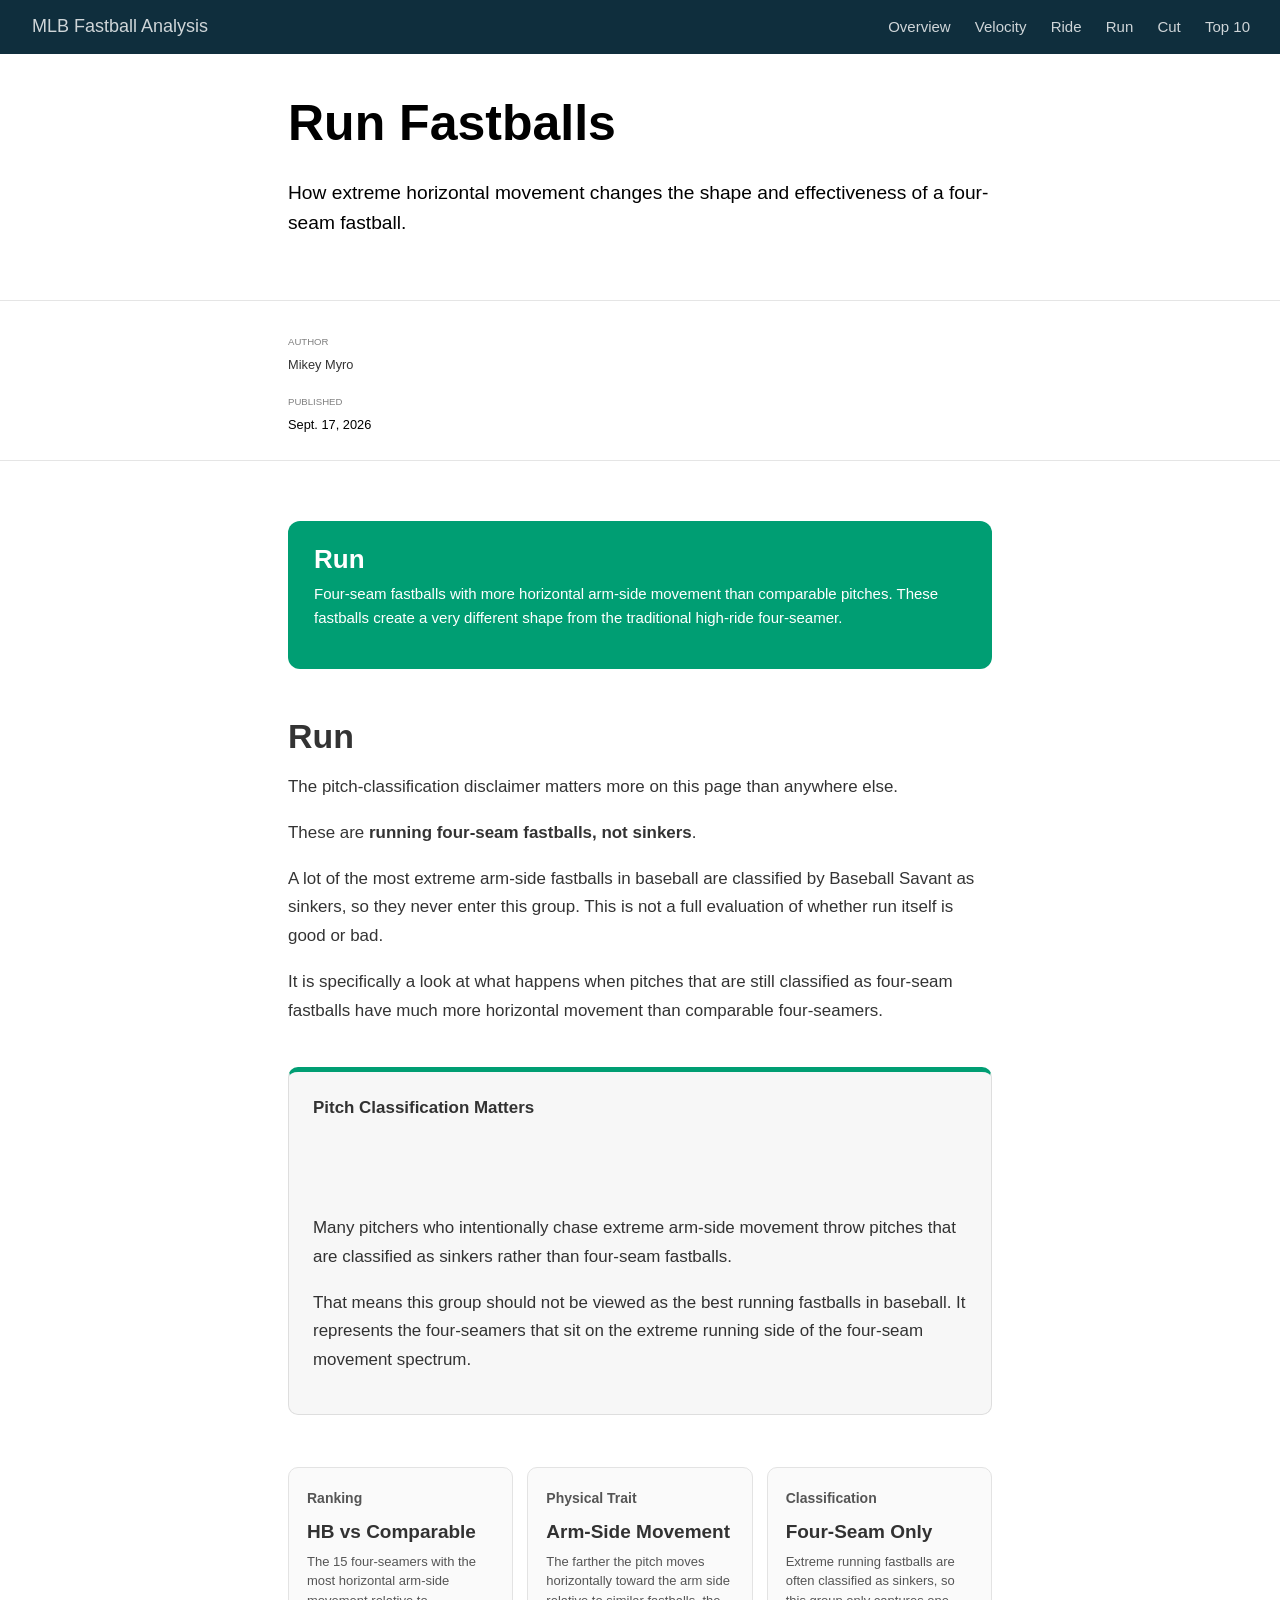
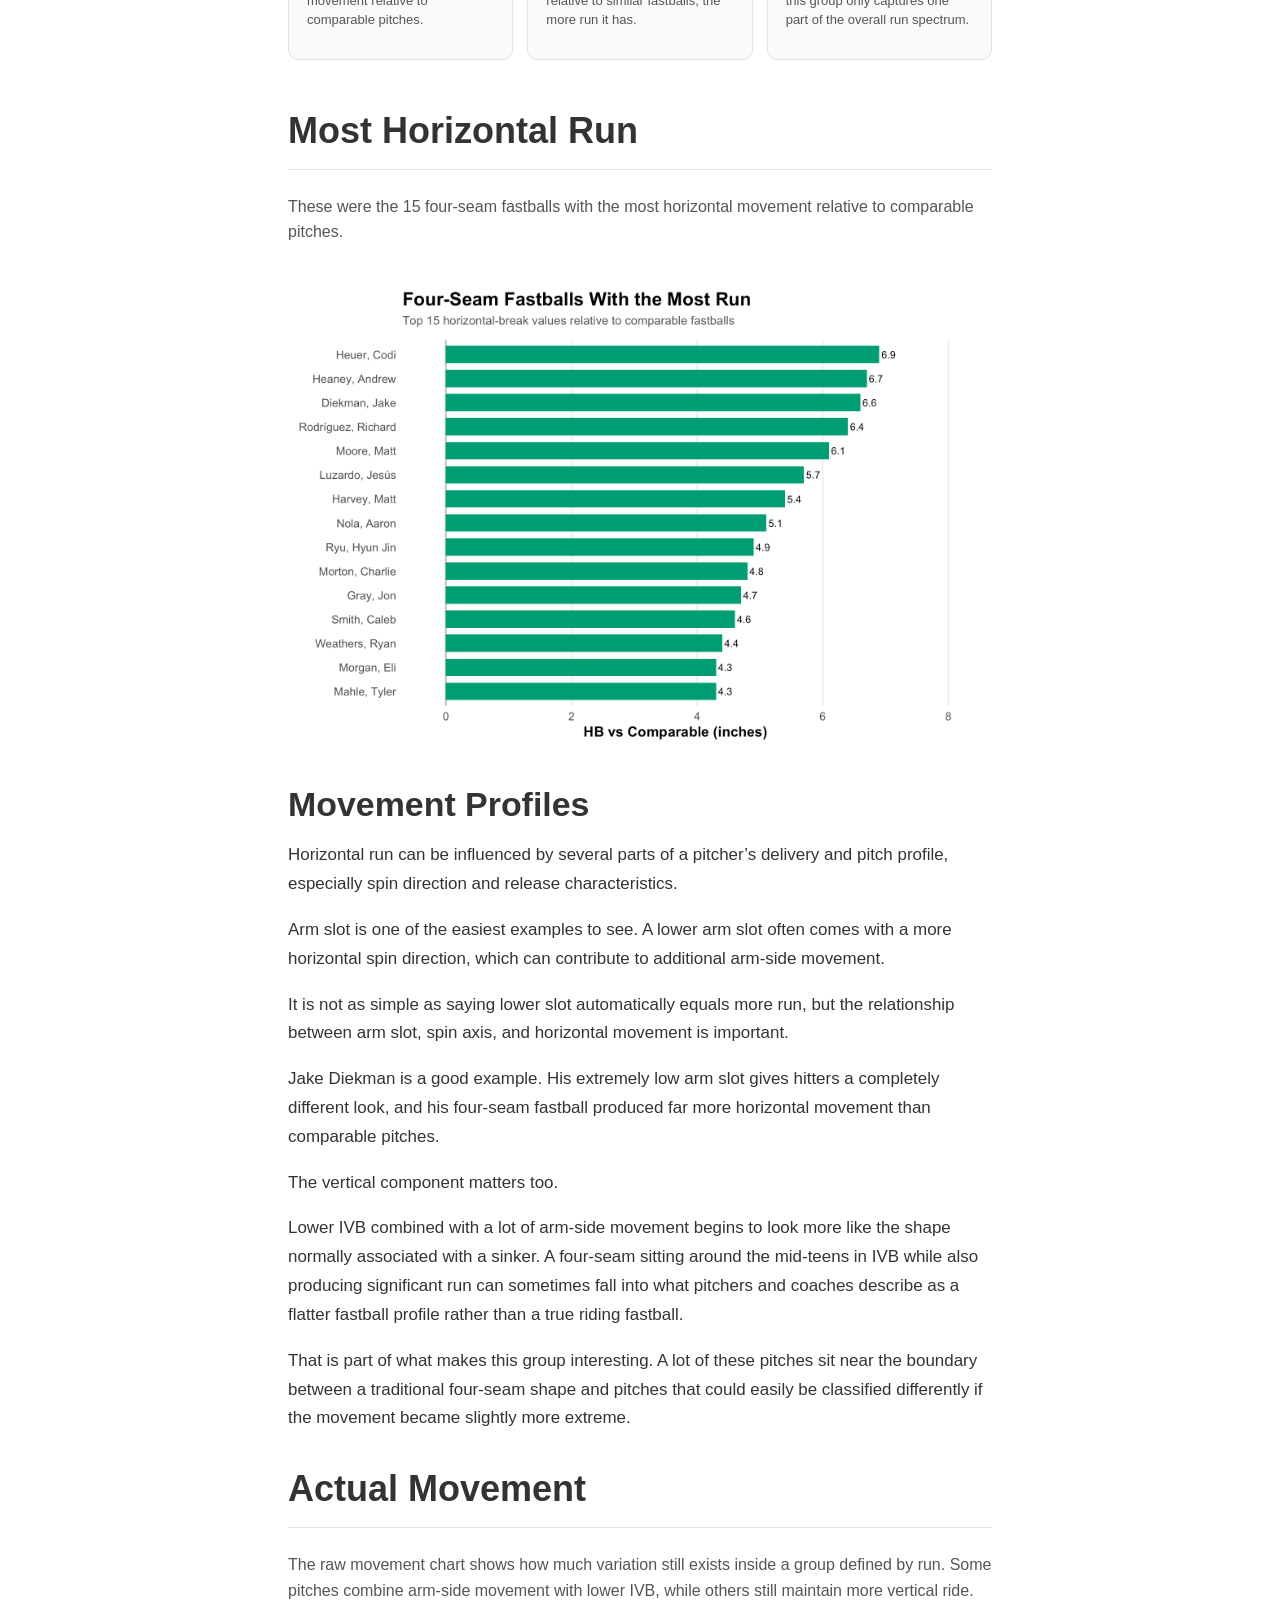
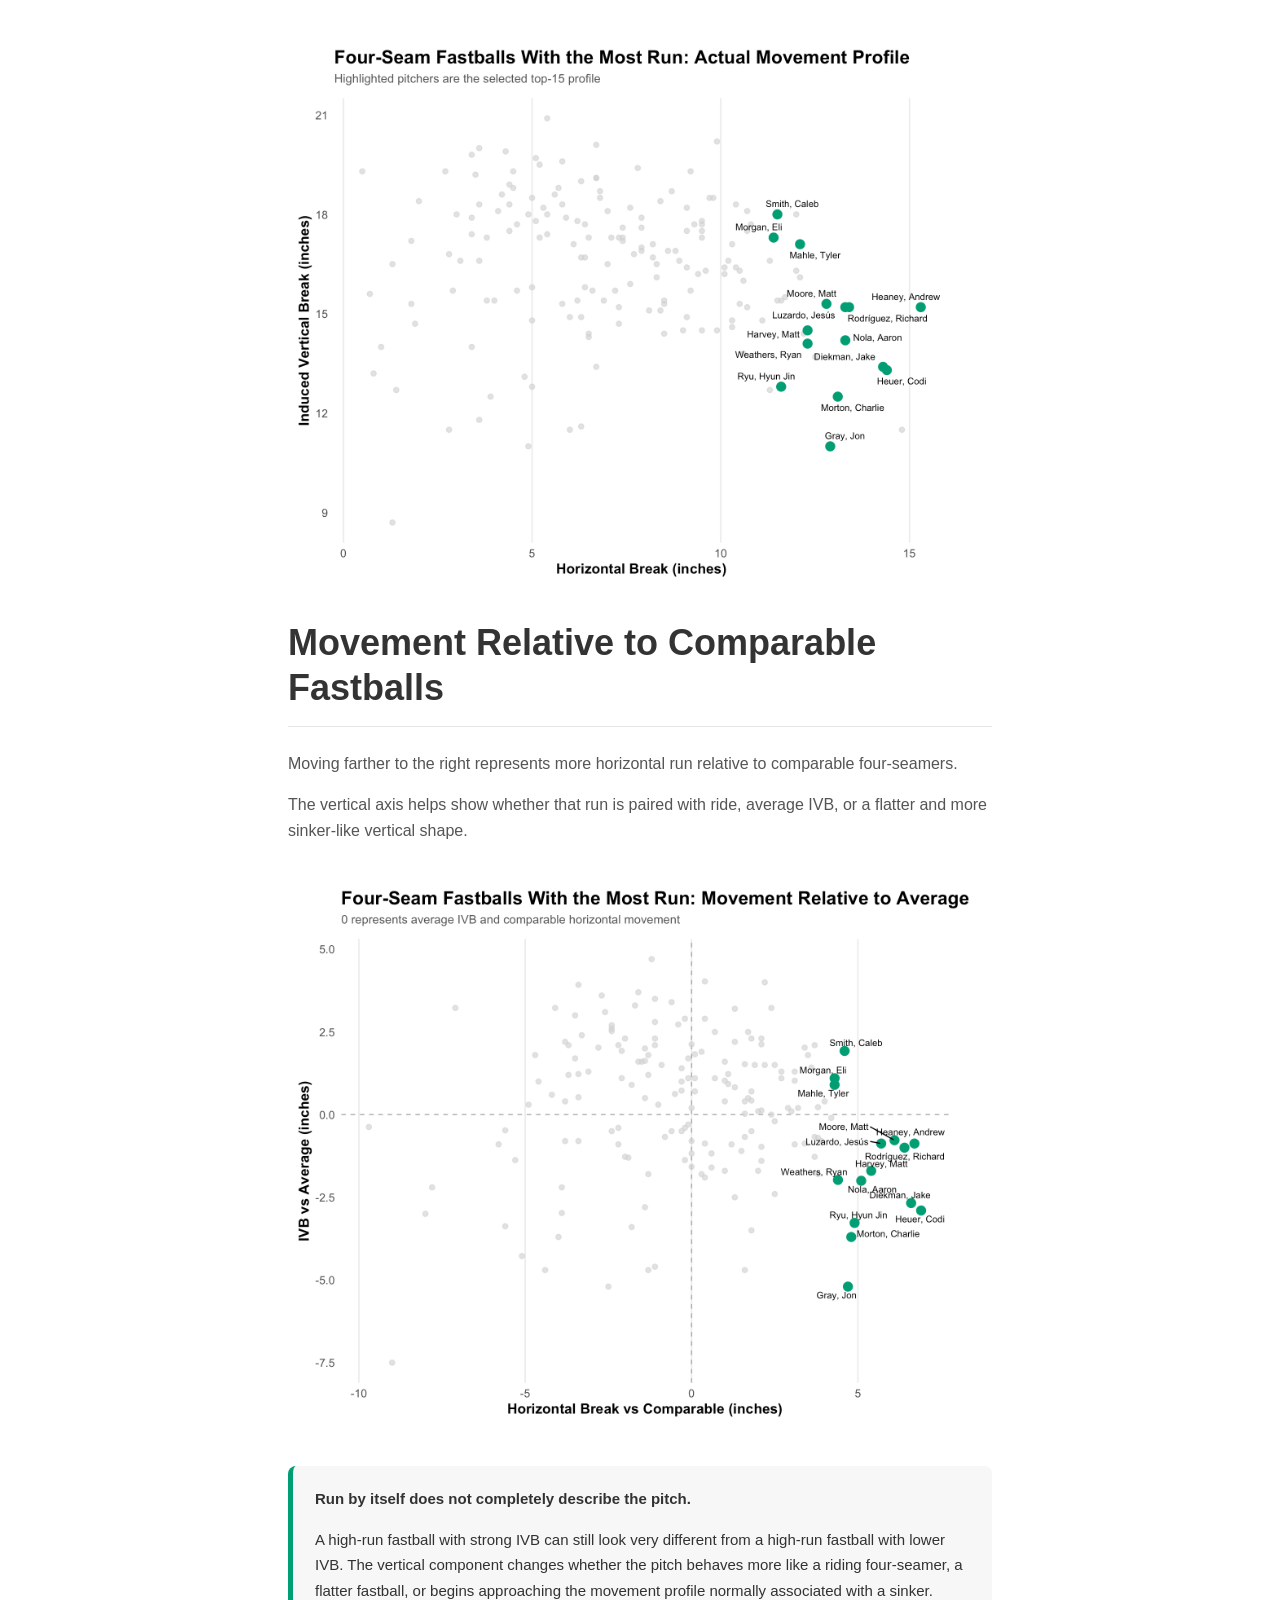
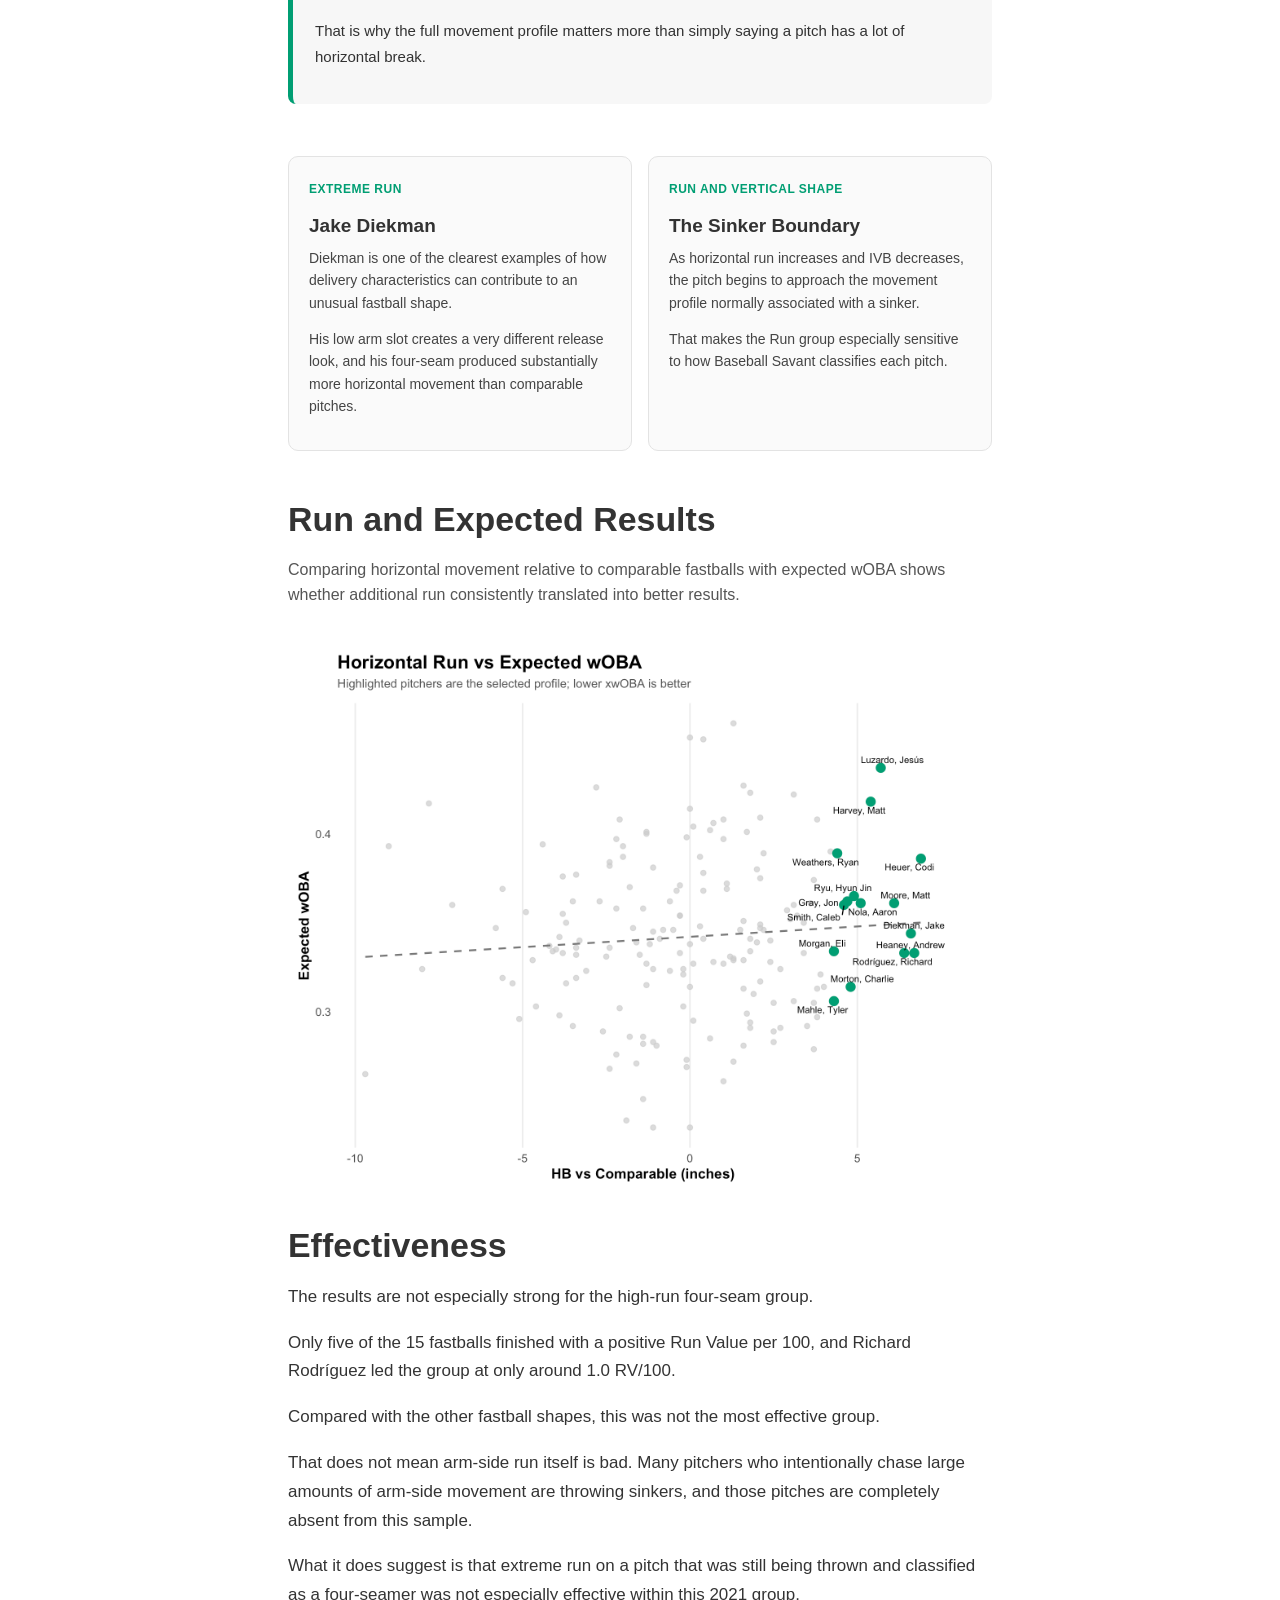
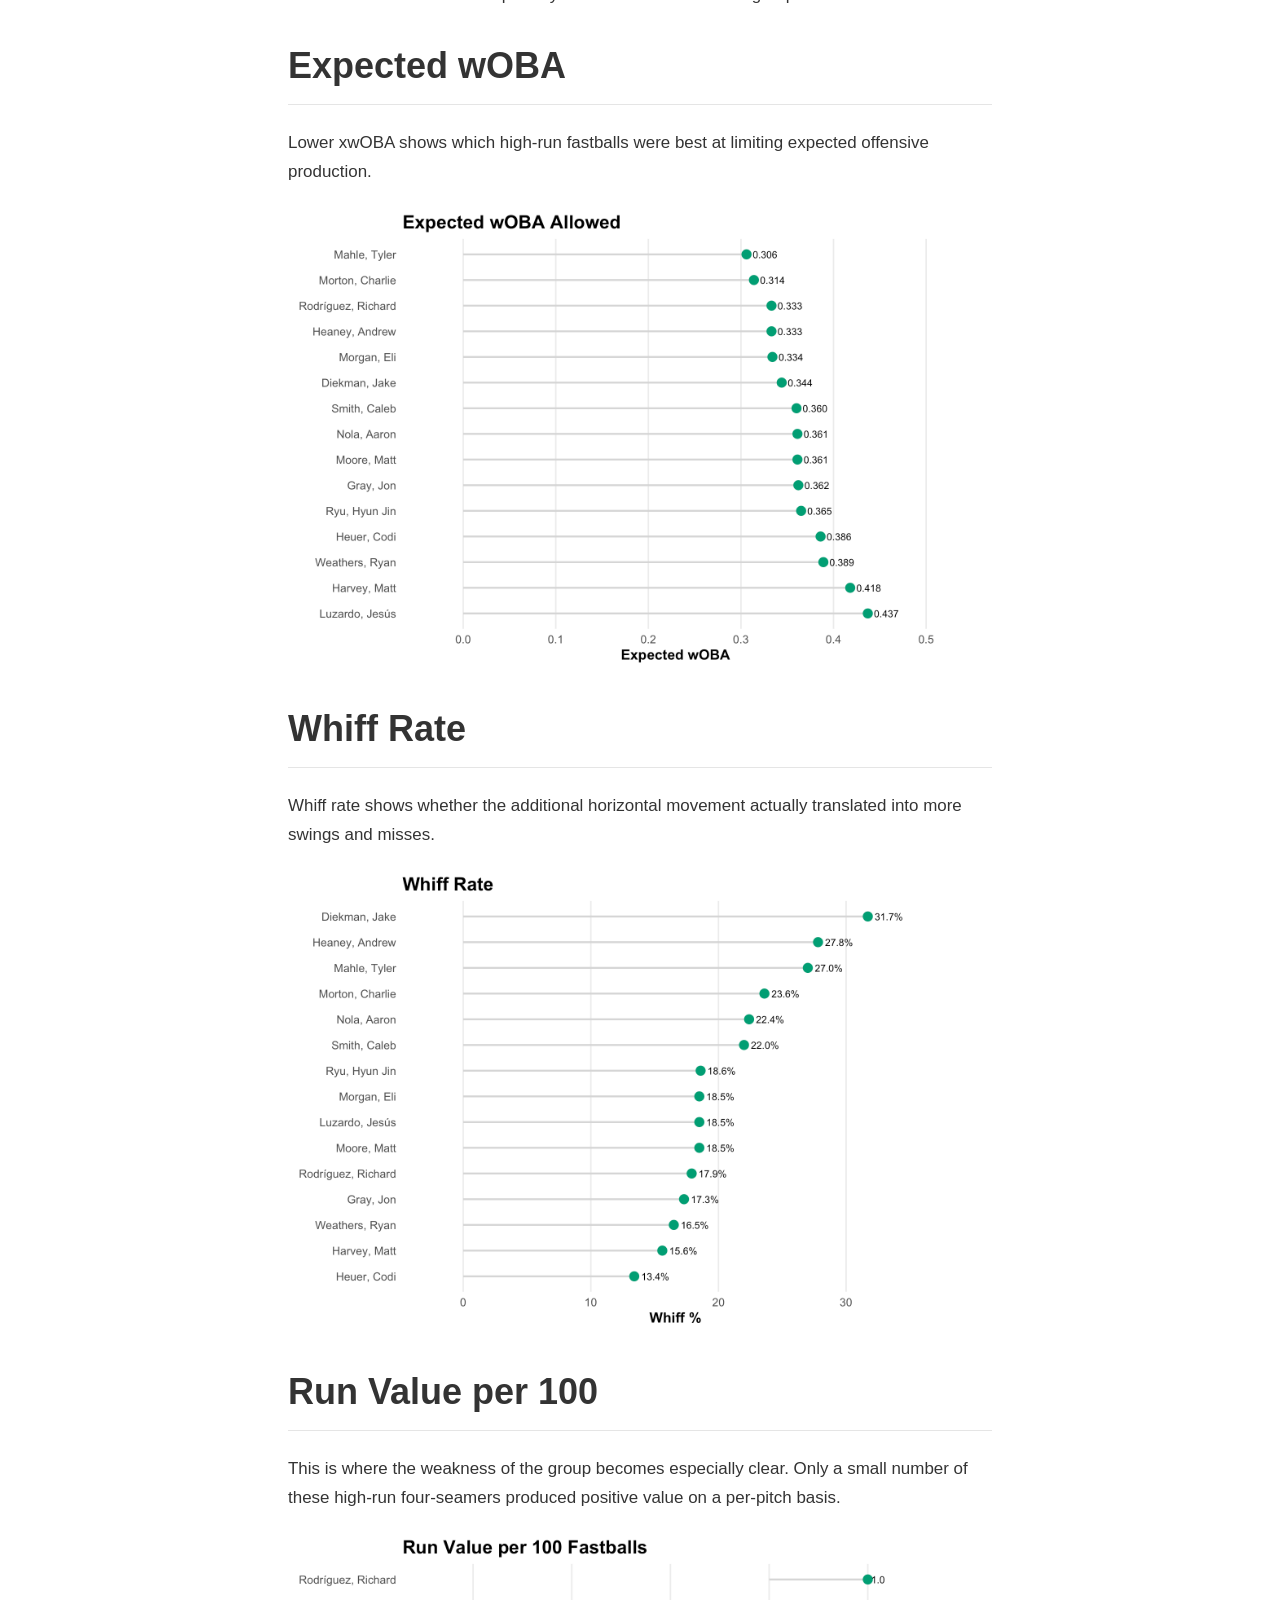
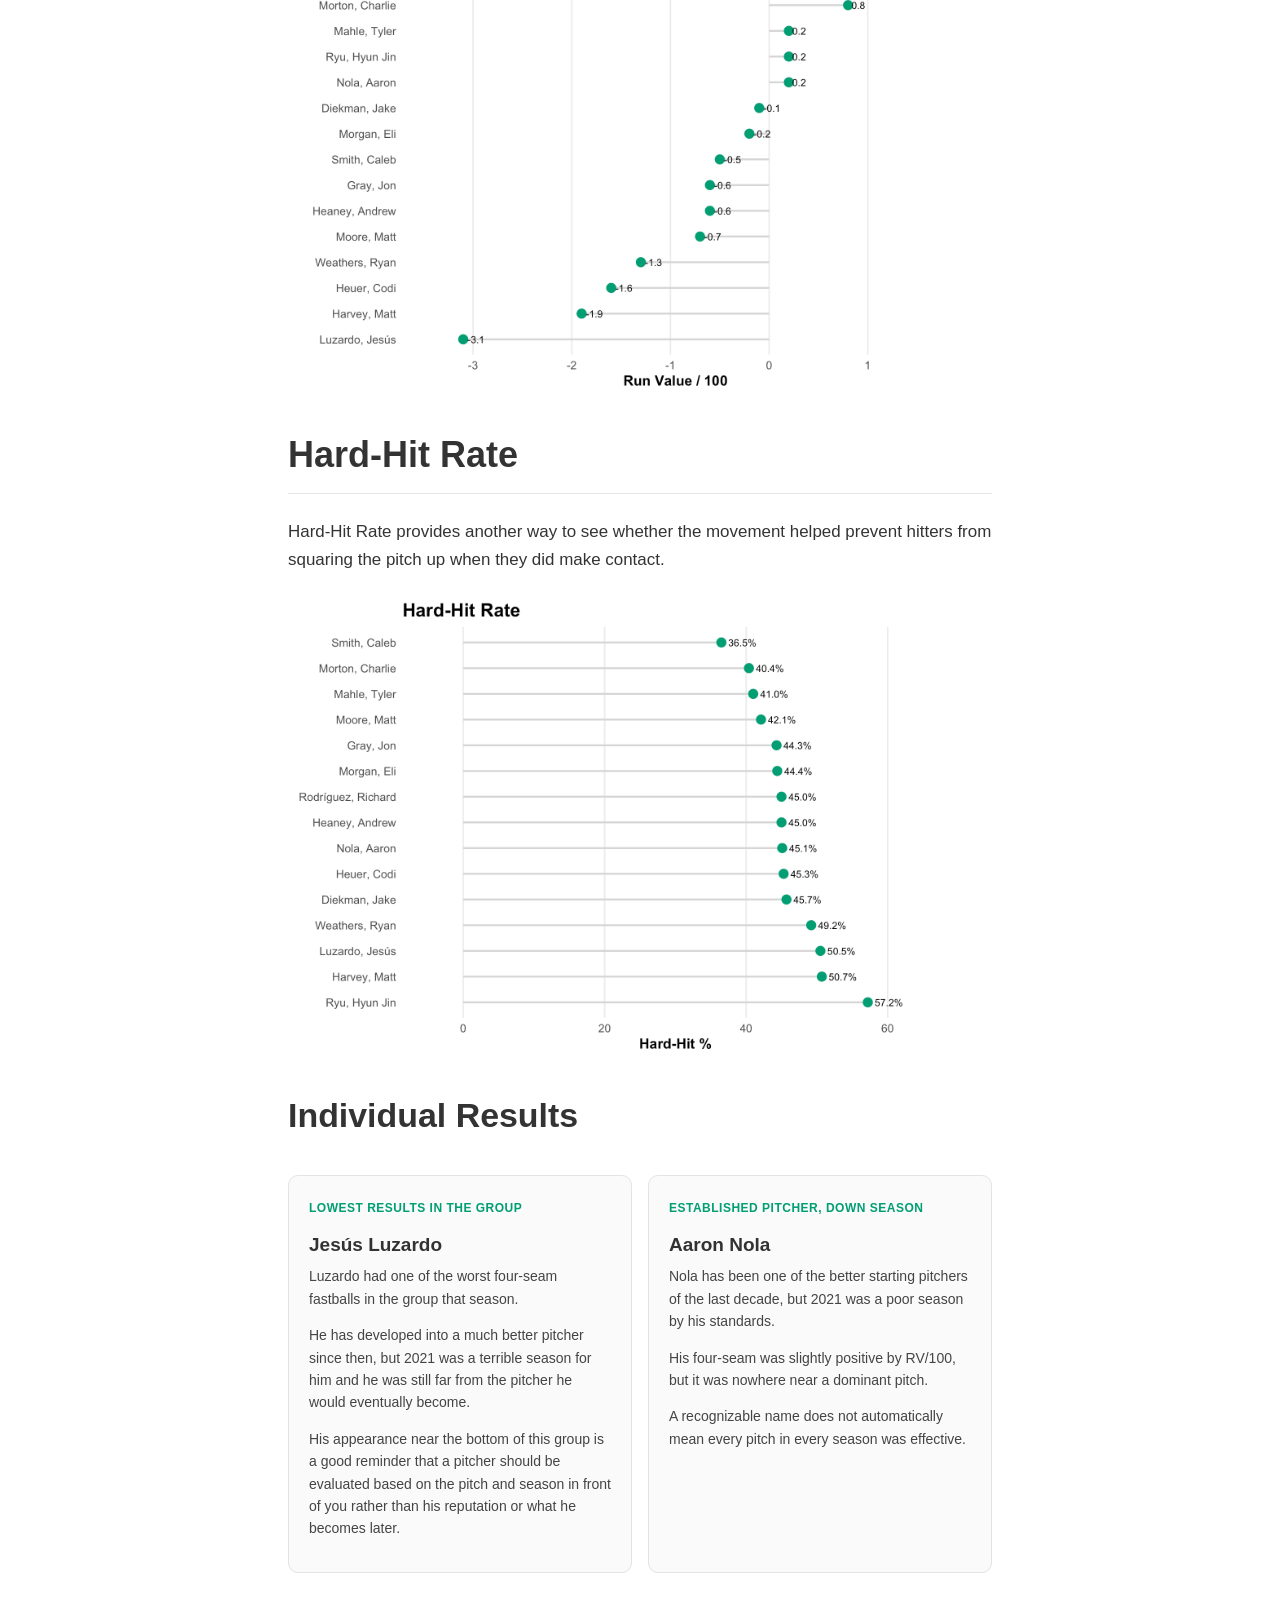
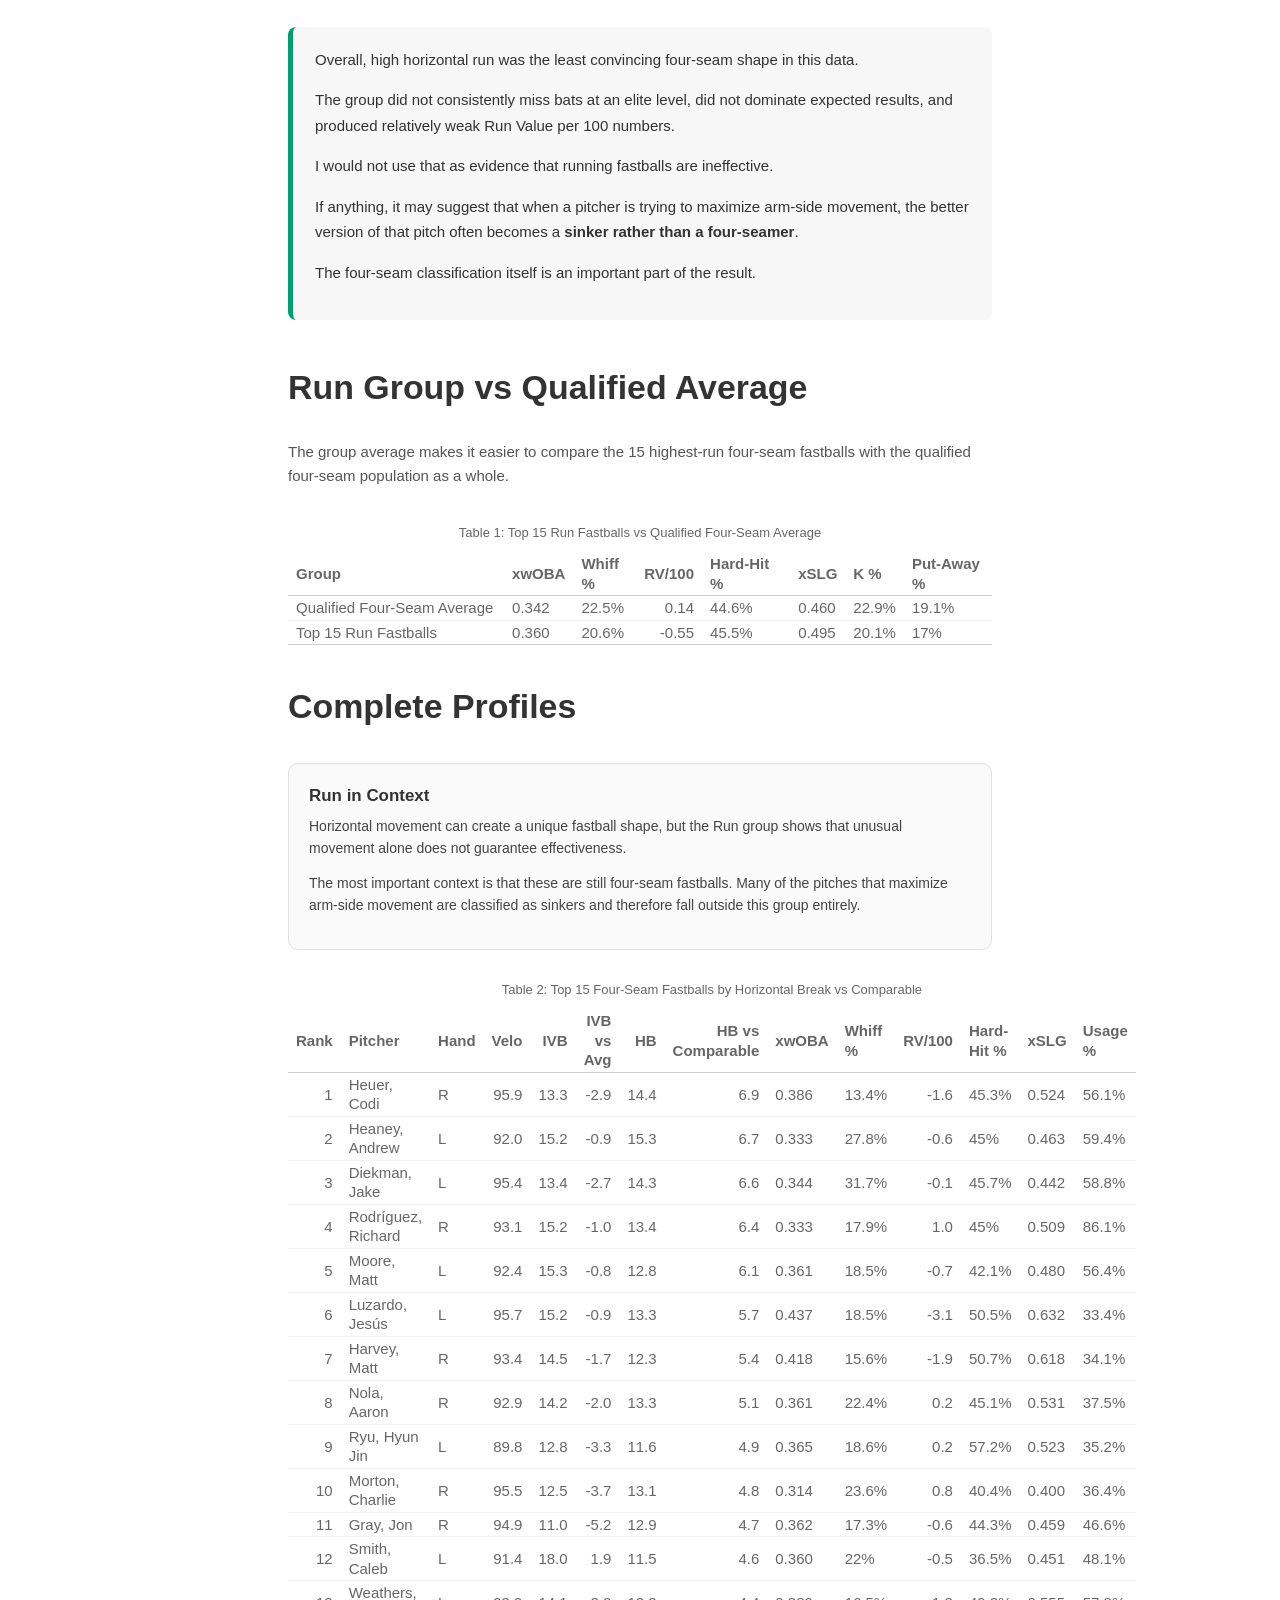
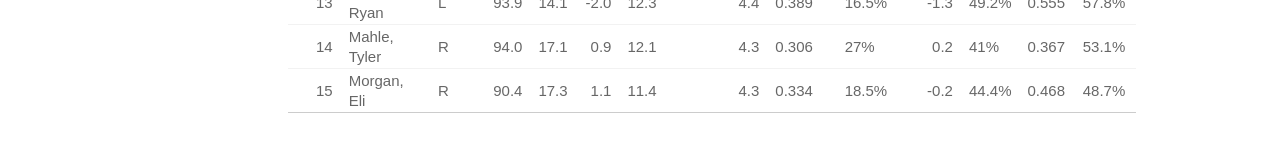
<file: docs/Run.html>
<!DOCTYPE html>

<html xmlns="http://www.w3.org/1999/xhtml" lang="" xml:lang="">

<head>
  <meta charset="utf-8"/>
  <meta name="viewport" content="width=device-width, initial-scale=1"/>
  <meta http-equiv="X-UA-Compatible" content="IE=Edge,chrome=1"/>
  <meta name="generator" content="distill" />

  <style type="text/css">
  /* Hide doc at startup (prevent jankiness while JS renders/transforms) */
  body {
    visibility: hidden;
  }
  </style>

 <!--radix_placeholder_import_source-->
 <!--/radix_placeholder_import_source-->

<style type="text/css">code{white-space: pre;}</style>
<style type="text/css" data-origin="pandoc">
pre > code.sourceCode { white-space: pre; position: relative; }
pre > code.sourceCode > span { display: inline-block; line-height: 1.25; }
pre > code.sourceCode > span:empty { height: 1.2em; }
.sourceCode { overflow: visible; }
code.sourceCode > span { color: inherit; text-decoration: inherit; }
div.sourceCode { margin: 1em 0; }
pre.sourceCode { margin: 0; }
@media screen {
div.sourceCode { overflow: auto; }
}
@media print {
pre > code.sourceCode { white-space: pre-wrap; }
pre > code.sourceCode > span { text-indent: -5em; padding-left: 5em; }
}
pre.numberSource code
  { counter-reset: source-line 0; }
pre.numberSource code > span
  { position: relative; left: -4em; counter-increment: source-line; }
pre.numberSource code > span > a:first-child::before
  { content: counter(source-line);
    position: relative; left: -1em; text-align: right; vertical-align: baseline;
    border: none; display: inline-block;
    -webkit-touch-callout: none; -webkit-user-select: none;
    -khtml-user-select: none; -moz-user-select: none;
    -ms-user-select: none; user-select: none;
    padding: 0 4px; width: 4em;
    color: #aaaaaa;
  }
pre.numberSource { margin-left: 3em; border-left: 1px solid #aaaaaa;  padding-left: 4px; }
div.sourceCode
  { color: #00769e; background-color: #f1f3f5; }
@media screen {
pre > code.sourceCode > span > a:first-child::before { text-decoration: underline; }
}
code span { color: #00769e; } /* Normal */
code span.al { color: #ad0000; } /* Alert */
code span.an { color: #5e5e5e; } /* Annotation */
code span.at { color: #657422; } /* Attribute */
code span.bn { color: #ad0000; } /* BaseN */
code span.bu { } /* BuiltIn */
code span.cf { color: #00769e; } /* ControlFlow */
code span.ch { color: #20794d; } /* Char */
code span.cn { color: #8f5902; } /* Constant */
code span.co { color: #5e5e5e; } /* Comment */
code span.cv { color: #5e5e5e; font-style: italic; } /* CommentVar */
code span.do { color: #5e5e5e; font-style: italic; } /* Documentation */
code span.dt { color: #ad0000; } /* DataType */
code span.dv { color: #ad0000; } /* DecVal */
code span.er { color: #ad0000; } /* Error */
code span.ex { } /* Extension */
code span.fl { color: #ad0000; } /* Float */
code span.fu { color: #4758ab; } /* Function */
code span.im { } /* Import */
code span.in { color: #5e5e5e; } /* Information */
code span.kw { color: #00769e; } /* Keyword */
code span.op { color: #5e5e5e; } /* Operator */
code span.ot { color: #00769e; } /* Other */
code span.pp { color: #ad0000; } /* Preprocessor */
code span.sc { color: #5e5e5e; } /* SpecialChar */
code span.ss { color: #20794d; } /* SpecialString */
code span.st { color: #20794d; } /* String */
code span.va { color: #111111; } /* Variable */
code span.vs { color: #20794d; } /* VerbatimString */
code span.wa { color: #5e5e5e; font-style: italic; } /* Warning */
</style>


  <!--radix_placeholder_meta_tags-->
  <title>MLB Fastball Analysis: Run Fastballs</title>

  <meta property="description" itemprop="description" content="How extreme horizontal movement changes the shape and effectiveness of a four-seam fastball."/>


  <!--  https://schema.org/Article -->
  <meta property="article:published" itemprop="datePublished" content="2026-09-17"/>
  <meta property="article:created" itemprop="dateCreated" content="2026-09-17"/>
  <meta name="article:author" content="Mikey Myro"/>

  <!--  https://developers.facebook.com/docs/sharing/webmasters#markup -->
  <meta property="og:title" content="MLB Fastball Analysis: Run Fastballs"/>
  <meta property="og:type" content="article"/>
  <meta property="og:description" content="How extreme horizontal movement changes the shape and effectiveness of a four-seam fastball."/>
  <meta property="og:locale" content="en_US"/>
  <meta property="og:site_name" content="MLB Fastball Analysis"/>

  <!--  https://dev.twitter.com/cards/types/summary -->
  <meta property="twitter:card" content="summary"/>
  <meta property="twitter:title" content="MLB Fastball Analysis: Run Fastballs"/>
  <meta property="twitter:description" content="How extreme horizontal movement changes the shape and effectiveness of a four-seam fastball."/>

  <!--/radix_placeholder_meta_tags-->
  <!--radix_placeholder_rmarkdown_metadata-->

  <script type="text/json" id="radix-rmarkdown-metadata">
  {"type":"list","attributes":{"names":{"type":"character","attributes":{},"value":["title","description","author","date","output"]}},"value":[{"type":"character","attributes":{},"value":["Run Fastballs"]},{"type":"character","attributes":{},"value":["How extreme horizontal movement changes the shape and effectiveness of a four-seam fastball.\n"]},{"type":"list","attributes":{},"value":[{"type":"list","attributes":{"names":{"type":"character","attributes":{},"value":["name"]}},"value":[{"type":"character","attributes":{},"value":["Mikey Myro"]}]}]},{"type":"character","attributes":{},"value":["2026-09-17"]},{"type":"list","attributes":{"names":{"type":"character","attributes":{},"value":["distill::distill_article"]}},"value":[{"type":"list","attributes":{"names":{"type":"character","attributes":{},"value":["css"]}},"value":[{"type":"character","attributes":{},"value":["fastball_style.css"]}]}]}]}
  </script>
  <!--/radix_placeholder_rmarkdown_metadata-->
  <!--radix_placeholder_navigation_in_header-->
  <meta name="distill:offset" content=""/>

  <script type="application/javascript">

    window.headroom_prevent_pin = false;

    window.document.addEventListener("DOMContentLoaded", function (event) {

      // initialize headroom for banner
      var header = $('header').get(0);
      var headerHeight = header.offsetHeight;
      var headroom = new Headroom(header, {
        tolerance: 5,
        onPin : function() {
          if (window.headroom_prevent_pin) {
            window.headroom_prevent_pin = false;
            headroom.unpin();
          }
        }
      });
      headroom.init();
      if(window.location.hash)
        headroom.unpin();
      $(header).addClass('headroom--transition');

      // offset scroll location for banner on hash change
      // (see: https://github.com/WickyNilliams/headroom.js/issues/38)
      window.addEventListener("hashchange", function(event) {
        window.scrollTo(0, window.pageYOffset - (headerHeight + 25));
      });

      // responsive menu
      $('.distill-site-header').each(function(i, val) {
        var topnav = $(this);
        var toggle = topnav.find('.nav-toggle');
        toggle.on('click', function() {
          topnav.toggleClass('responsive');
        });
      });

      // nav dropdowns
      $('.nav-dropbtn').click(function(e) {
        $(this).next('.nav-dropdown-content').toggleClass('nav-dropdown-active');
        $(this).parent().siblings('.nav-dropdown')
           .children('.nav-dropdown-content').removeClass('nav-dropdown-active');
      });
      $("body").click(function(e){
        $('.nav-dropdown-content').removeClass('nav-dropdown-active');
      });
      $(".nav-dropdown").click(function(e){
        e.stopPropagation();
      });
    });
  </script>

  <style type="text/css">

  /* Theme (user-documented overrideables for nav appearance) */

  .distill-site-nav {
    color: rgba(255, 255, 255, 0.8);
    background-color: #0F2E3D;
    font-size: 15px;
    font-weight: 300;
  }

  .distill-site-nav a {
    color: inherit;
    text-decoration: none;
  }

  .distill-site-nav a:hover {
    color: white;
  }

  @media print {
    .distill-site-nav {
      display: none;
    }
  }

  .distill-site-header {

  }

  .distill-site-footer {

  }


  /* Site Header */

  .distill-site-header {
    width: 100%;
    box-sizing: border-box;
    z-index: 3;
  }

  .distill-site-header .nav-left {
    display: inline-block;
    margin-left: 8px;
  }

  @media screen and (max-width: 768px) {
    .distill-site-header .nav-left {
      margin-left: 0;
    }
  }


  .distill-site-header .nav-right {
    float: right;
    margin-right: 8px;
  }

  .distill-site-header a,
  .distill-site-header .title {
    display: inline-block;
    text-align: center;
    padding: 14px 10px 14px 10px;
  }

  .distill-site-header .title {
    font-size: 18px;
    min-width: 150px;
  }

  .distill-site-header .logo {
    padding: 0;
  }

  .distill-site-header .logo img {
    display: none;
    max-height: 20px;
    width: auto;
    margin-bottom: -4px;
  }

  .distill-site-header .nav-image img {
    max-height: 18px;
    width: auto;
    display: inline-block;
    margin-bottom: -3px;
  }



  @media screen and (min-width: 1000px) {
    .distill-site-header .logo img {
      display: inline-block;
    }
    .distill-site-header .nav-left {
      margin-left: 20px;
    }
    .distill-site-header .nav-right {
      margin-right: 20px;
    }
    .distill-site-header .title {
      padding-left: 12px;
    }
  }


  .distill-site-header .nav-toggle {
    display: none;
  }

  .nav-dropdown {
    display: inline-block;
    position: relative;
  }

  .nav-dropdown .nav-dropbtn {
    border: none;
    outline: none;
    color: rgba(255, 255, 255, 0.8);
    padding: 16px 10px;
    background-color: transparent;
    font-family: inherit;
    font-size: inherit;
    font-weight: inherit;
    margin: 0;
    margin-top: 1px;
    z-index: 2;
  }

  .nav-dropdown-content {
    display: none;
    position: absolute;
    background-color: white;
    min-width: 200px;
    border: 1px solid rgba(0,0,0,0.15);
    border-radius: 4px;
    box-shadow: 0px 8px 16px 0px rgba(0,0,0,0.1);
    z-index: 1;
    margin-top: 2px;
    white-space: nowrap;
    padding-top: 4px;
    padding-bottom: 4px;
  }

  .nav-dropdown-content hr {
    margin-top: 4px;
    margin-bottom: 4px;
    border: none;
    border-bottom: 1px solid rgba(0, 0, 0, 0.1);
  }

  .nav-dropdown-active {
    display: block;
  }

  .nav-dropdown-content a, .nav-dropdown-content .nav-dropdown-header {
    color: black;
    padding: 6px 24px;
    text-decoration: none;
    display: block;
    text-align: left;
  }

  .nav-dropdown-content .nav-dropdown-header {
    display: block;
    padding: 5px 24px;
    padding-bottom: 0;
    text-transform: uppercase;
    font-size: 14px;
    color: #999999;
    white-space: nowrap;
  }

  .nav-dropdown:hover .nav-dropbtn {
    color: white;
  }

  .nav-dropdown-content a:hover {
    background-color: #ddd;
    color: black;
  }

  .nav-right .nav-dropdown-content {
    margin-left: -45%;
    right: 0;
  }

  @media screen and (max-width: 768px) {
    .distill-site-header a, .distill-site-header .nav-dropdown  {display: none;}
    .distill-site-header a.nav-toggle {
      float: right;
      display: block;
    }
    .distill-site-header .title {
      margin-left: 0;
    }
    .distill-site-header .nav-right {
      margin-right: 0;
    }
    .distill-site-header {
      overflow: hidden;
    }
    .nav-right .nav-dropdown-content {
      margin-left: 0;
    }
  }


  @media screen and (max-width: 768px) {
    .distill-site-header.responsive {position: relative; min-height: 500px; }
    .distill-site-header.responsive a.nav-toggle {
      position: absolute;
      right: 0;
      top: 0;
    }
    .distill-site-header.responsive a,
    .distill-site-header.responsive .nav-dropdown {
      display: block;
      text-align: left;
    }
    .distill-site-header.responsive .nav-left,
    .distill-site-header.responsive .nav-right {
      width: 100%;
    }
    .distill-site-header.responsive .nav-dropdown {float: none;}
    .distill-site-header.responsive .nav-dropdown-content {position: relative;}
    .distill-site-header.responsive .nav-dropdown .nav-dropbtn {
      display: block;
      width: 100%;
      text-align: left;
    }
  }

  /* Site Footer */

  .distill-site-footer {
    width: 100%;
    overflow: hidden;
    box-sizing: border-box;
    z-index: 3;
    margin-top: 30px;
    padding-top: 30px;
    padding-bottom: 30px;
    text-align: center;
  }

  /* Headroom */

  d-title {
    padding-top: 6rem;
  }

  @media print {
    d-title {
      padding-top: 4rem;
    }
  }

  .headroom {
    z-index: 1000;
    position: fixed;
    top: 0;
    left: 0;
    right: 0;
  }

  .headroom--transition {
    transition: all .4s ease-in-out;
  }

  .headroom--unpinned {
    top: -100px;
  }

  .headroom--pinned {
    top: 0;
  }

  /* adjust viewport for navbar height */
  /* helps vertically center bootstrap (non-distill) content */
  .min-vh-100 {
    min-height: calc(100vh - 100px) !important;
  }

  </style>

  <script src="site_libs/jquery-3.6.0/jquery-3.6.0.min.js"></script>
  <link href="site_libs/font-awesome-6.5.2/css/all.min.css" rel="stylesheet"/>
  <link href="site_libs/font-awesome-6.5.2/css/v4-shims.min.css" rel="stylesheet"/>
  <script src="site_libs/headroom-0.9.4/headroom.min.js"></script>
  <script src="site_libs/autocomplete-0.37.1/autocomplete.min.js"></script>
  <script src="site_libs/fuse-6.4.1/fuse.min.js"></script>

  <script type="application/javascript">

  function getMeta(metaName) {
    var metas = document.getElementsByTagName('meta');
    for (let i = 0; i < metas.length; i++) {
      if (metas[i].getAttribute('name') === metaName) {
        return metas[i].getAttribute('content');
      }
    }
    return '';
  }

  function offsetURL(url) {
    var offset = getMeta('distill:offset');
    return offset ? offset + '/' + url : url;
  }

  function createFuseIndex() {

    // create fuse index
    var options = {
      keys: [
        { name: 'title', weight: 20 },
        { name: 'categories', weight: 15 },
        { name: 'description', weight: 10 },
        { name: 'contents', weight: 5 },
      ],
      ignoreLocation: true,
      threshold: 0
    };
    var fuse = new window.Fuse([], options);

    // fetch the main search.json
    return fetch(offsetURL('search.json'))
      .then(function(response) {
        if (response.status == 200) {
          return response.json().then(function(json) {
            // index main articles
            json.articles.forEach(function(article) {
              fuse.add(article);
            });
            // download collections and index their articles
            return Promise.all(json.collections.map(function(collection) {
              return fetch(offsetURL(collection)).then(function(response) {
                if (response.status === 200) {
                  return response.json().then(function(articles) {
                    articles.forEach(function(article) {
                      fuse.add(article);
                    });
                  })
                } else {
                  return Promise.reject(
                    new Error('Unexpected status from search index request: ' +
                              response.status)
                  );
                }
              });
            })).then(function() {
              return fuse;
            });
          });

        } else {
          return Promise.reject(
            new Error('Unexpected status from search index request: ' +
                        response.status)
          );
        }
      });
  }

  window.document.addEventListener("DOMContentLoaded", function (event) {

    // get search element (bail if we don't have one)
    var searchEl = window.document.getElementById('distill-search');
    if (!searchEl)
      return;

    createFuseIndex()
      .then(function(fuse) {

        // make search box visible
        searchEl.classList.remove('hidden');

        // initialize autocomplete
        var options = {
          autoselect: true,
          hint: false,
          minLength: 2,
        };
        window.autocomplete(searchEl, options, [{
          source: function(query, callback) {
            const searchOptions = {
              isCaseSensitive: false,
              shouldSort: true,
              minMatchCharLength: 2,
              limit: 10,
            };
            var results = fuse.search(query, searchOptions);
            callback(results
              .map(function(result) { return result.item; })
            );
          },
          templates: {
            suggestion: function(suggestion) {
              var img = suggestion.preview && Object.keys(suggestion.preview).length > 0
                ? `<img src="${offsetURL(suggestion.preview)}"</img>`
                : '';
              var html = `
                <div class="search-item">
                  <h3>${suggestion.title}</h3>
                  <div class="search-item-description">
                    ${suggestion.description || ''}
                  </div>
                  <div class="search-item-preview">
                    ${img}
                  </div>
                </div>
              `;
              return html;
            }
          }
        }]).on('autocomplete:selected', function(event, suggestion) {
          window.location.href = offsetURL(suggestion.path);
        });
        // remove inline display style on autocompleter (we want to
        // manage responsive display via css)
        $('.algolia-autocomplete').css("display", "");
      })
      .catch(function(error) {
        console.log(error);
      });

  });

  </script>

  <style type="text/css">

  .nav-search {
    font-size: x-small;
  }

  /* Algolioa Autocomplete */

  .algolia-autocomplete {
    display: inline-block;
    margin-left: 10px;
    vertical-align: sub;
    background-color: white;
    color: black;
    padding: 6px;
    padding-top: 8px;
    padding-bottom: 0;
    border-radius: 6px;
    border: 1px #0F2E3D solid;
    width: 180px;
  }


  @media screen and (max-width: 768px) {
    .distill-site-nav .algolia-autocomplete {
      display: none;
      visibility: hidden;
    }
    .distill-site-nav.responsive .algolia-autocomplete {
      display: inline-block;
      visibility: visible;
    }
    .distill-site-nav.responsive .algolia-autocomplete .aa-dropdown-menu {
      margin-left: 0;
      width: 400px;
      max-height: 400px;
    }
  }

  .algolia-autocomplete .aa-input, .algolia-autocomplete .aa-hint {
    width: 90%;
    outline: none;
    border: none;
  }

  .algolia-autocomplete .aa-hint {
    color: #999;
  }
  .algolia-autocomplete .aa-dropdown-menu {
    width: 550px;
    max-height: 70vh;
    overflow-x: visible;
    overflow-y: scroll;
    padding: 5px;
    margin-top: 3px;
    margin-left: -150px;
    background-color: #fff;
    border-radius: 5px;
    border: 1px solid #999;
    border-top: none;
  }

  .algolia-autocomplete .aa-dropdown-menu .aa-suggestion {
    cursor: pointer;
    padding: 5px 4px;
    border-bottom: 1px solid #eee;
  }

  .algolia-autocomplete .aa-dropdown-menu .aa-suggestion:last-of-type {
    border-bottom: none;
    margin-bottom: 2px;
  }

  .algolia-autocomplete .aa-dropdown-menu .aa-suggestion .search-item {
    overflow: hidden;
    font-size: 0.8em;
    line-height: 1.4em;
  }

  .algolia-autocomplete .aa-dropdown-menu .aa-suggestion .search-item h3 {
    font-size: 1rem;
    margin-block-start: 0;
    margin-block-end: 5px;
  }

  .algolia-autocomplete .aa-dropdown-menu .aa-suggestion .search-item-description {
    display: inline-block;
    overflow: hidden;
    height: 2.8em;
    width: 80%;
    margin-right: 4%;
  }

  .algolia-autocomplete .aa-dropdown-menu .aa-suggestion .search-item-preview {
    display: inline-block;
    width: 15%;
  }

  .algolia-autocomplete .aa-dropdown-menu .aa-suggestion .search-item-preview img {
    height: 3em;
    width: auto;
    display: none;
  }

  .algolia-autocomplete .aa-dropdown-menu .aa-suggestion .search-item-preview img[src] {
    display: initial;
  }

  .algolia-autocomplete .aa-dropdown-menu .aa-suggestion.aa-cursor {
    background-color: #eee;
  }
  .algolia-autocomplete .aa-dropdown-menu .aa-suggestion em {
    font-weight: bold;
    font-style: normal;
  }

  </style>


  <!--/radix_placeholder_navigation_in_header-->
  <!--radix_placeholder_distill-->

  <style type="text/css">

  body {
    background-color: white;
  }

  .pandoc-table {
    width: 100%;
  }

  .pandoc-table>caption {
    margin-bottom: 10px;
  }

  .pandoc-table th:not([align]) {
    text-align: left;
  }

  .pagedtable-footer {
    font-size: 15px;
  }

  d-byline .byline {
    grid-template-columns: 2fr 2fr;
  }

  d-byline .byline h3 {
    margin-block-start: 1.5em;
  }

  d-byline .byline .authors-affiliations h3 {
    margin-block-start: 0.5em;
  }

  .authors-affiliations .orcid-id {
    width: 16px;
    height:16px;
    margin-left: 4px;
    margin-right: 4px;
    vertical-align: middle;
    padding-bottom: 2px;
  }

  d-title .dt-tags {
    margin-top: 1em;
    grid-column: text;
  }

  .dt-tags .dt-tag {
    text-decoration: none;
    display: inline-block;
    color: rgba(0,0,0,0.6);
    padding: 0em 0.4em;
    margin-right: 0.5em;
    margin-bottom: 0.4em;
    font-size: 70%;
    border: 1px solid rgba(0,0,0,0.2);
    border-radius: 3px;
    text-transform: uppercase;
    font-weight: 500;
  }

  d-article table.gt_table td,
  d-article table.gt_table th {
    border-bottom: none;
    font-size: 100%;
  }

  .html-widget {
    margin-bottom: 2.0em;
  }

  .l-screen-inset {
    padding-right: 16px;
  }

  .l-screen .caption {
    margin-left: 10px;
  }

  .shaded {
    background: rgb(247, 247, 247);
    padding-top: 20px;
    padding-bottom: 20px;
    border-top: 1px solid rgba(0, 0, 0, 0.1);
    border-bottom: 1px solid rgba(0, 0, 0, 0.1);
  }

  .shaded .html-widget {
    margin-bottom: 0;
    border: 1px solid rgba(0, 0, 0, 0.1);
  }

  .shaded .shaded-content {
    background: white;
  }

  .text-output {
    margin-top: 0;
    line-height: 1.5em;
  }

  .hidden {
    display: none !important;
  }

  hr.section-separator {
    border: none;
    border-top: 1px solid rgba(0, 0, 0, 0.1);
    margin: 0px;
  }


  d-byline {
    border-top: none;
  }

  d-article {
    padding-top: 2.5rem;
    padding-bottom: 30px;
    border-top: none;
  }

  d-appendix {
    padding-top: 30px;
  }

  d-article>p>img {
    width: 100%;
  }

  d-article h2 {
    margin: 1rem 0 1.5rem 0;
  }

  d-article h3 {
    margin-top: 1.5rem;
  }

  d-article iframe {
    border: 1px solid rgba(0, 0, 0, 0.1);
    margin-bottom: 2.0em;
    width: 100%;
  }

  /* Tweak code blocks */

  d-article div.sourceCode code,
  d-article pre code {
    font-family: Consolas, Monaco, 'Andale Mono', 'Ubuntu Mono', monospace;
  }

  d-article pre,
  d-article div.sourceCode,
  d-article div.sourceCode pre {
    overflow: auto;
  }

  d-article div.sourceCode {
    background-color: white;
  }

  d-article div.sourceCode pre {
    padding-left: 10px;
    font-size: 12px;
    border-left: 2px solid rgba(0,0,0,0.1);
  }

  d-article pre {
    font-size: 12px;
    color: black;
    background: none;
    margin-top: 0;
    text-align: left;
    white-space: pre;
    word-spacing: normal;
    word-break: normal;
    word-wrap: normal;
    line-height: 1.5;

    -moz-tab-size: 4;
    -o-tab-size: 4;
    tab-size: 4;

    -webkit-hyphens: none;
    -moz-hyphens: none;
    -ms-hyphens: none;
    hyphens: none;
  }

  d-article pre a {
    border-bottom: none;
  }

  d-article pre a:hover {
    border-bottom: none;
    text-decoration: underline;
  }

  d-article details {
    grid-column: text;
    margin-bottom: 0.8em;
  }

  @media(min-width: 768px) {

  d-article pre,
  d-article div.sourceCode,
  d-article div.sourceCode pre {
    overflow: visible !important;
  }

  d-article div.sourceCode pre {
    padding-left: 18px;
    font-size: 14px;
  }

  /* tweak for Pandoc numbered line within distill */
  d-article pre.numberSource code > span {
      left: -2em;
  }

  d-article pre {
    font-size: 14px;
  }

  }

  figure img.external {
    background: white;
    border: 1px solid rgba(0, 0, 0, 0.1);
    box-shadow: 0 1px 8px rgba(0, 0, 0, 0.1);
    padding: 18px;
    box-sizing: border-box;
  }

  /* CSS for d-contents */

  .d-contents {
    grid-column: text;
    color: rgba(0,0,0,0.8);
    font-size: 0.9em;
    padding-bottom: 1em;
    margin-bottom: 1em;
    padding-bottom: 0.5em;
    margin-bottom: 1em;
    padding-left: 0.25em;
    justify-self: start;
  }

  @media(min-width: 1000px) {
    .d-contents.d-contents-float {
      height: 0;
      grid-column-start: 1;
      grid-column-end: 4;
      justify-self: center;
      padding-right: 3em;
      padding-left: 2em;
    }
  }

  .d-contents nav h3 {
    font-size: 18px;
    margin-top: 0;
    margin-bottom: 1em;
  }

  .d-contents li {
    list-style-type: none
  }

  .d-contents nav > ul {
    padding-left: 0;
  }

  .d-contents ul {
    padding-left: 1em
  }

  .d-contents nav ul li {
    margin-top: 0.6em;
    margin-bottom: 0.2em;
  }

  .d-contents nav a {
    font-size: 13px;
    border-bottom: none;
    text-decoration: none
    color: rgba(0, 0, 0, 0.8);
  }

  .d-contents nav a:hover {
    text-decoration: underline solid rgba(0, 0, 0, 0.6)
  }

  .d-contents nav > ul > li > a {
    font-weight: 600;
  }

  .d-contents nav > ul > li > ul {
    font-weight: inherit;
  }

  .d-contents nav > ul > li > ul > li {
    margin-top: 0.2em;
  }


  .d-contents nav ul {
    margin-top: 0;
    margin-bottom: 0.25em;
  }

  .d-article-with-toc h2:nth-child(2) {
    margin-top: 0;
  }


  /* Figure */

  .figure {
    position: relative;
    margin-bottom: 2.5em;
    margin-top: 1.5em;
  }

  .figure .caption {
    color: rgba(0, 0, 0, 0.6);
    font-size: 12px;
    line-height: 1.5em;
  }

  .figure img.external {
    background: white;
    border: 1px solid rgba(0, 0, 0, 0.1);
    box-shadow: 0 1px 8px rgba(0, 0, 0, 0.1);
    padding: 18px;
    box-sizing: border-box;
  }

  .figure .caption a {
    color: rgba(0, 0, 0, 0.6);
  }

  .figure .caption b,
  .figure .caption strong, {
    font-weight: 600;
    color: rgba(0, 0, 0, 1.0);
  }

  /* Citations */

  d-article .citation {
    color: inherit;
    cursor: inherit;
  }

  div.hanging-indent{
    margin-left: 1em; text-indent: -1em;
  }

  /* Citation hover box */

  .tippy-box[data-theme~=light-border] {
    background-color: rgba(250, 250, 250, 0.95);
  }

  .tippy-content > p {
    margin-bottom: 0;
    padding: 2px;
  }


  /* Tweak 1000px media break to show more text */

  @media(min-width: 1000px) {
    .base-grid,
    distill-header,
    d-title,
    d-abstract,
    d-article,
    d-appendix,
    distill-appendix,
    d-byline,
    d-footnote-list,
    d-citation-list,
    distill-footer {
      grid-template-columns: [screen-start] 1fr [page-start kicker-start] 80px [middle-start] 50px [text-start kicker-end] 65px 65px 65px 65px 65px 65px 65px 65px [text-end gutter-start] 65px [middle-end] 65px [page-end gutter-end] 1fr [screen-end];
      grid-column-gap: 16px;
    }

    .grid {
      grid-column-gap: 16px;
    }

    d-article {
      font-size: 1.06rem;
      line-height: 1.7em;
    }
    figure .caption, .figure .caption, figure figcaption {
      font-size: 13px;
    }
  }

  @media(min-width: 1180px) {
    .base-grid,
    distill-header,
    d-title,
    d-abstract,
    d-article,
    d-appendix,
    distill-appendix,
    d-byline,
    d-footnote-list,
    d-citation-list,
    distill-footer {
      grid-template-columns: [screen-start] 1fr [page-start kicker-start] 60px [middle-start] 60px [text-start kicker-end] 60px 60px 60px 60px 60px 60px 60px 60px [text-end gutter-start] 60px [middle-end] 60px [page-end gutter-end] 1fr [screen-end];
      grid-column-gap: 32px;
    }

    .grid {
      grid-column-gap: 32px;
    }
  }


  /* Get the citation styles for the appendix (not auto-injected on render since
     we do our own rendering of the citation appendix) */

  d-appendix .citation-appendix,
  .d-appendix .citation-appendix {
    font-size: 11px;
    line-height: 15px;
    border-left: 1px solid rgba(0, 0, 0, 0.1);
    padding-left: 18px;
    border: 1px solid rgba(0,0,0,0.1);
    background: rgba(0, 0, 0, 0.02);
    padding: 10px 18px;
    border-radius: 3px;
    color: rgba(150, 150, 150, 1);
    overflow: hidden;
    margin-top: -12px;
    white-space: pre-wrap;
    word-wrap: break-word;
  }

  /* Include appendix styles here so they can be overridden */

  d-appendix {
    contain: layout style;
    font-size: 0.8em;
    line-height: 1.7em;
    margin-top: 60px;
    margin-bottom: 0;
    border-top: 1px solid rgba(0, 0, 0, 0.1);
    color: rgba(0,0,0,0.5);
    padding-top: 60px;
    padding-bottom: 48px;
  }

  d-appendix h3 {
    grid-column: page-start / text-start;
    font-size: 15px;
    font-weight: 500;
    margin-top: 1em;
    margin-bottom: 0;
    color: rgba(0,0,0,0.65);
  }

  d-appendix h3 + * {
    margin-top: 1em;
  }

  d-appendix ol {
    padding: 0 0 0 15px;
  }

  @media (min-width: 768px) {
    d-appendix ol {
      padding: 0 0 0 30px;
      margin-left: -30px;
    }
  }

  d-appendix li {
    margin-bottom: 1em;
  }

  d-appendix a {
    color: rgba(0, 0, 0, 0.6);
  }

  d-appendix > * {
    grid-column: text;
  }

  d-appendix > d-footnote-list,
  d-appendix > d-citation-list,
  d-appendix > distill-appendix {
    grid-column: screen;
  }

  /* Include footnote styles here so they can be overridden */

  d-footnote-list {
    contain: layout style;
  }

  d-footnote-list > * {
    grid-column: text;
  }

  d-footnote-list a.footnote-backlink {
    color: rgba(0,0,0,0.3);
    padding-left: 0.5em;
  }



  /* Anchor.js */

  .anchorjs-link {
    /*transition: all .25s linear; */
    text-decoration: none;
    border-bottom: none;
  }
  *:hover > .anchorjs-link {
    margin-left: -1.125em !important;
    text-decoration: none;
    border-bottom: none;
  }

  /* Social footer */

  .social_footer {
    margin-top: 30px;
    margin-bottom: 0;
    color: rgba(0,0,0,0.67);
  }

  .disqus-comments {
    margin-right: 30px;
  }

  .disqus-comment-count {
    border-bottom: 1px solid rgba(0, 0, 0, 0.4);
    cursor: pointer;
  }

  #disqus_thread {
    margin-top: 30px;
  }

  .article-sharing a {
    border-bottom: none;
    margin-right: 8px;
  }

  .article-sharing a:hover {
    border-bottom: none;
  }

  .sidebar-section.subscribe {
    font-size: 12px;
    line-height: 1.6em;
  }

  .subscribe p {
    margin-bottom: 0.5em;
  }


  .article-footer .subscribe {
    font-size: 15px;
    margin-top: 45px;
  }


  .sidebar-section.custom {
    font-size: 12px;
    line-height: 1.6em;
  }

  .custom p {
    margin-bottom: 0.5em;
  }

  /* Styles for listing layout (hide title) */
  .layout-listing d-title, .layout-listing .d-title {
    display: none;
  }

  /* Styles for posts lists (not auto-injected) */


  .posts-with-sidebar {
    padding-left: 45px;
    padding-right: 45px;
  }

  .posts-list .description h2,
  .posts-list .description p {
    font-family: -apple-system, BlinkMacSystemFont, "Segoe UI", Roboto, Oxygen, Ubuntu, Cantarell, "Fira Sans", "Droid Sans", "Helvetica Neue", Arial, sans-serif;
  }

  .posts-list .description h2 {
    font-weight: 700;
    border-bottom: none;
    padding-bottom: 0;
  }

  .posts-list h2.post-tag {
    border-bottom: 1px solid rgba(0, 0, 0, 0.2);
    padding-bottom: 12px;
  }
  .posts-list {
    margin-top: 60px;
    margin-bottom: 24px;
  }

  .posts-list .post-preview {
    text-decoration: none;
    overflow: hidden;
    display: block;
    border-bottom: 1px solid rgba(0, 0, 0, 0.1);
    padding: 24px 0;
  }

  .post-preview-last {
    border-bottom: none !important;
  }

  .posts-list .posts-list-caption {
    grid-column: screen;
    font-weight: 400;
  }

  .posts-list .post-preview h2 {
    margin: 0 0 6px 0;
    line-height: 1.2em;
    font-style: normal;
    font-size: 24px;
  }

  .posts-list .post-preview p {
    margin: 0 0 12px 0;
    line-height: 1.4em;
    font-size: 16px;
  }

  .posts-list .post-preview .thumbnail {
    box-sizing: border-box;
    margin-bottom: 24px;
    position: relative;
    max-width: 500px;
  }
  .posts-list .post-preview img {
    width: 100%;
    display: block;
  }

  .posts-list .metadata {
    font-size: 12px;
    line-height: 1.4em;
    margin-bottom: 18px;
  }

  .posts-list .metadata > * {
    display: inline-block;
  }

  .posts-list .metadata .publishedDate {
    margin-right: 2em;
  }

  .posts-list .metadata .dt-authors {
    display: block;
    margin-top: 0.3em;
    margin-right: 2em;
  }

  .posts-list .dt-tags {
    display: block;
    line-height: 1em;
  }

  .posts-list .dt-tags .dt-tag {
    display: inline-block;
    color: rgba(0,0,0,0.6);
    padding: 0.3em 0.4em;
    margin-right: 0.2em;
    margin-bottom: 0.4em;
    font-size: 60%;
    border: 1px solid rgba(0,0,0,0.2);
    border-radius: 3px;
    text-transform: uppercase;
    font-weight: 500;
  }

  .posts-list img {
    opacity: 1;
  }

  .posts-list img[data-src] {
    opacity: 0;
  }

  .posts-more {
    clear: both;
  }


  .posts-sidebar {
    font-size: 16px;
  }

  .posts-sidebar h3 {
    font-size: 16px;
    margin-top: 0;
    margin-bottom: 0.5em;
    font-weight: 400;
    text-transform: uppercase;
  }

  .sidebar-section {
    margin-bottom: 30px;
  }

  .categories ul {
    list-style-type: none;
    margin: 0;
    padding: 0;
  }

  .categories li {
    color: rgba(0, 0, 0, 0.8);
    margin-bottom: 0;
  }

  .categories li>a {
    border-bottom: none;
  }

  .categories li>a:hover {
    border-bottom: 1px solid rgba(0, 0, 0, 0.4);
  }

  .categories .active {
    font-weight: 600;
  }

  .categories .category-count {
    color: rgba(0, 0, 0, 0.4);
  }


  @media(min-width: 768px) {
    .posts-list .post-preview h2 {
      font-size: 26px;
    }
    .posts-list .post-preview .thumbnail {
      float: right;
      width: 30%;
      margin-bottom: 0;
    }
    .posts-list .post-preview .description {
      float: left;
      width: 45%;
    }
    .posts-list .post-preview .metadata {
      float: left;
      width: 20%;
      margin-top: 8px;
    }
    .posts-list .post-preview p {
      margin: 0 0 12px 0;
      line-height: 1.5em;
      font-size: 16px;
    }
    .posts-with-sidebar .posts-list {
      float: left;
      width: 75%;
    }
    .posts-with-sidebar .posts-sidebar {
      float: right;
      width: 20%;
      margin-top: 60px;
      padding-top: 24px;
      padding-bottom: 24px;
    }
  }


  /* Improve display for browsers without grid (IE/Edge <= 15) */

  .downlevel {
    line-height: 1.6em;
    font-family: -apple-system, BlinkMacSystemFont, "Segoe UI", Roboto, Oxygen, Ubuntu, Cantarell, "Fira Sans", "Droid Sans", "Helvetica Neue", Arial, sans-serif;
    margin: 0;
  }

  .downlevel .d-title {
    padding-top: 6rem;
    padding-bottom: 1.5rem;
  }

  .downlevel .d-title h1 {
    font-size: 50px;
    font-weight: 700;
    line-height: 1.1em;
    margin: 0 0 0.5rem;
  }

  .downlevel .d-title p {
    font-weight: 300;
    font-size: 1.2rem;
    line-height: 1.55em;
    margin-top: 0;
  }

  .downlevel .d-byline {
    padding-top: 0.8em;
    padding-bottom: 0.8em;
    font-size: 0.8rem;
    line-height: 1.8em;
  }

  .downlevel .section-separator {
    border: none;
    border-top: 1px solid rgba(0, 0, 0, 0.1);
  }

  .downlevel .d-article {
    font-size: 1.06rem;
    line-height: 1.7em;
    padding-top: 1rem;
    padding-bottom: 2rem;
  }


  .downlevel .d-appendix {
    padding-left: 0;
    padding-right: 0;
    max-width: none;
    font-size: 0.8em;
    line-height: 1.7em;
    margin-bottom: 0;
    color: rgba(0,0,0,0.5);
    padding-top: 40px;
    padding-bottom: 48px;
  }

  .downlevel .footnotes ol {
    padding-left: 13px;
  }

  .downlevel .base-grid,
  .downlevel .distill-header,
  .downlevel .d-title,
  .downlevel .d-abstract,
  .downlevel .d-article,
  .downlevel .d-appendix,
  .downlevel .distill-appendix,
  .downlevel .d-byline,
  .downlevel .d-footnote-list,
  .downlevel .d-citation-list,
  .downlevel .distill-footer,
  .downlevel .appendix-bottom,
  .downlevel .posts-container {
    padding-left: 40px;
    padding-right: 40px;
  }

  @media(min-width: 768px) {
    .downlevel .base-grid,
    .downlevel .distill-header,
    .downlevel .d-title,
    .downlevel .d-abstract,
    .downlevel .d-article,
    .downlevel .d-appendix,
    .downlevel .distill-appendix,
    .downlevel .d-byline,
    .downlevel .d-footnote-list,
    .downlevel .d-citation-list,
    .downlevel .distill-footer,
    .downlevel .appendix-bottom,
    .downlevel .posts-container {
    padding-left: 150px;
    padding-right: 150px;
    max-width: 900px;
  }
  }

  .downlevel pre code {
    display: block;
    border-left: 2px solid rgba(0, 0, 0, .1);
    padding: 0 0 0 20px;
    font-size: 14px;
  }

  .downlevel code, .downlevel pre {
    color: black;
    background: none;
    font-family: Consolas, Monaco, 'Andale Mono', 'Ubuntu Mono', monospace;
    text-align: left;
    white-space: pre;
    word-spacing: normal;
    word-break: normal;
    word-wrap: normal;
    line-height: 1.5;

    -moz-tab-size: 4;
    -o-tab-size: 4;
    tab-size: 4;

    -webkit-hyphens: none;
    -moz-hyphens: none;
    -ms-hyphens: none;
    hyphens: none;
  }

  .downlevel .posts-list .post-preview {
    color: inherit;
  }



  </style>

  <script type="application/javascript">

  function is_downlevel_browser() {
    if (bowser.isUnsupportedBrowser({ msie: "12", msedge: "16"},
                                   window.navigator.userAgent)) {
      return true;
    } else {
      return window.load_distill_framework === undefined;
    }
  }

  // show body when load is complete
  function on_load_complete() {

    // add anchors
    if (window.anchors) {
      window.anchors.options.placement = 'left';
      window.anchors.add('d-article > h2, d-article > h3, d-article > h4, d-article > h5');
    }


    // set body to visible
    document.body.style.visibility = 'visible';

    // force redraw for leaflet widgets
    if (window.HTMLWidgets) {
      var maps = window.HTMLWidgets.findAll(".leaflet");
      $.each(maps, function(i, el) {
        var map = this.getMap();
        map.invalidateSize();
        map.eachLayer(function(layer) {
          if (layer instanceof L.TileLayer)
            layer.redraw();
        });
      });
    }

    // trigger 'shown' so htmlwidgets resize
    $('d-article').trigger('shown');
  }

  function init_distill() {

    init_common();

    // create front matter
    var front_matter = $('<d-front-matter></d-front-matter>');
    $('#distill-front-matter').wrap(front_matter);

    // create d-title
    $('.d-title').changeElementType('d-title');

    // separator
    var separator = '<hr class="section-separator" style="clear: both"/>';
    // prepend separator above appendix
    $('.d-byline').before(separator);
    $('.d-article').before(separator);

    // create d-byline
    var byline = $('<d-byline></d-byline>');
    $('.d-byline').replaceWith(byline);

    // create d-article
    var article = $('<d-article></d-article>');
    $('.d-article').wrap(article).children().unwrap();

    // move posts container into article
    $('.posts-container').appendTo($('d-article'));

    // create d-appendix
    $('.d-appendix').changeElementType('d-appendix');

    // flag indicating that we have appendix items
    var appendix = $('.appendix-bottom').children('h3').length > 0;

    // replace footnotes with <d-footnote>
    $('.footnote-ref').each(function(i, val) {
      appendix = true;
      var href = $(this).attr('href');
      var id = href.replace('#', '');
      var fn = $('#' + id);
      var fn_p = $('#' + id + '>p');
      fn_p.find('.footnote-back').remove();
      var text = fn_p.html();
      var dtfn = $('<d-footnote></d-footnote>');
      dtfn.html(text);
      $(this).replaceWith(dtfn);
    });
    // remove footnotes
    $('.footnotes').remove();

    // move refs into #references-listing
    $('#references-listing').replaceWith($('#refs'));

    $('h1.appendix, h2.appendix').each(function(i, val) {
      $(this).changeElementType('h3');
    });
    $('h3.appendix').each(function(i, val) {
      var id = $(this).attr('id');
      $('.d-contents a[href="#' + id + '"]').parent().remove();
      appendix = true;
      $(this).nextUntil($('h1, h2, h3')).addBack().appendTo($('d-appendix'));
    });

    // show d-appendix if we have appendix content
    $("d-appendix").css('display', appendix ? 'grid' : 'none');

    // localize layout chunks to just output
    $('.layout-chunk').each(function(i, val) {

      // capture layout
      var layout = $(this).attr('data-layout');

      // apply layout to markdown level block elements
      var elements = $(this).children().not('details, div.sourceCode, pre, script');
      elements.each(function(i, el) {
        var layout_div = $('<div class="' + layout + '"></div>');
        if (layout_div.hasClass('shaded')) {
          var shaded_content = $('<div class="shaded-content"></div>');
          $(this).wrap(shaded_content);
          $(this).parent().wrap(layout_div);
        } else {
          $(this).wrap(layout_div);
        }
      });


      // unwrap the layout-chunk div
      $(this).children().unwrap();
    });

    // remove code block used to force  highlighting css
    $('.distill-force-highlighting-css').parent().remove();

    // remove empty line numbers inserted by pandoc when using a
    // custom syntax highlighting theme, except when numbering line
    // in code chunk
    $('pre:not(.numberLines) code.sourceCode a:empty').remove();

    // load distill framework
    load_distill_framework();

    // wait for window.distillRunlevel == 4 to do post processing
    function distill_post_process() {

      if (!window.distillRunlevel || window.distillRunlevel < 4)
        return;

      // hide author/affiliations entirely if we have no authors
      var front_matter = JSON.parse($("#distill-front-matter").html());
      var have_authors = front_matter.authors && front_matter.authors.length > 0;
      if (!have_authors)
        $('d-byline').addClass('hidden');

      // article with toc class
      $('.d-contents').parent().addClass('d-article-with-toc');

      // strip links that point to #
      $('.authors-affiliations').find('a[href="#"]').removeAttr('href');

      // add orcid ids
      $('.authors-affiliations').find('.author').each(function(i, el) {
        var orcid_id = front_matter.authors[i].orcidID;
        var author_name = front_matter.authors[i].author
        if (orcid_id) {
          var a = $('<a></a>');
          a.attr('href', 'https://orcid.org/' + orcid_id);
          var img = $('<img></img>');
          img.addClass('orcid-id');
          img.attr('alt', author_name ? 'ORCID ID for ' + author_name : 'ORCID ID');
          img.attr('src','[data-uri]');
          a.append(img);
          $(this).append(a);
        }
      });

      // hide elements of author/affiliations grid that have no value
      function hide_byline_column(caption) {
        $('d-byline').find('h3:contains("' + caption + '")').parent().css('visibility', 'hidden');
      }

      // affiliations
      var have_affiliations = false;
      for (var i = 0; i<front_matter.authors.length; ++i) {
        var author = front_matter.authors[i];
        if (author.affiliation !== "&nbsp;") {
          have_affiliations = true;
          break;
        }
      }
      if (!have_affiliations)
        $('d-byline').find('h3:contains("Affiliations")').css('visibility', 'hidden');

      // published date
      if (!front_matter.publishedDate)
        hide_byline_column("Published");

      // document object identifier
      var doi = $('d-byline').find('h3:contains("DOI")');
      var doi_p = doi.next().empty();
      if (!front_matter.doi) {
        // if we have a citation and valid citationText then link to that
        if ($('#citation').length > 0 && front_matter.citationText) {
          doi.html('Citation');
          $('<a href="#citation"></a>')
            .text(front_matter.citationText)
            .appendTo(doi_p);
        } else {
          hide_byline_column("DOI");
        }
      } else {
        $('<a></a>')
           .attr('href', "https://doi.org/" + front_matter.doi)
           .html(front_matter.doi)
           .appendTo(doi_p);
      }

       // change plural form of authors/affiliations
      if (front_matter.authors.length === 1) {
        var grid = $('.authors-affiliations');
        grid.children('h3:contains("Authors")').text('Author');
        grid.children('h3:contains("Affiliations")').text('Affiliation');
      }

      // remove d-appendix and d-footnote-list local styles
      $('d-appendix > style:first-child').remove();
      $('d-footnote-list > style:first-child').remove();

      // move appendix-bottom entries to the bottom
      $('.appendix-bottom').appendTo('d-appendix').children().unwrap();
      $('.appendix-bottom').remove();

      // hoverable references
      $('span.citation[data-cites]').each(function() {
        const citeChild = $(this).children()[0]
        // Do not process if @xyz has been used without escaping and without bibliography activated
        // https://github.com/rstudio/distill/issues/466
        if (citeChild === undefined) return true

        if (citeChild.nodeName == "D-FOOTNOTE") {
          var fn = citeChild
          $(this).html(fn.shadowRoot.querySelector("sup"))
          $(this).id = fn.id
          fn.remove()
        }
        var refs = $(this).attr('data-cites').split(" ");
        var refHtml = refs.map(function(ref) {
          // Could use CSS.escape too here, we insure backward compatibility in navigator
          return "<p>" + $('div[id="ref-' + ref + '"]').html() + "</p>";
        }).join("\n");
        window.tippy(this, {
          allowHTML: true,
          content: refHtml,
          maxWidth: 500,
          interactive: true,
          interactiveBorder: 10,
          theme: 'light-border',
          placement: 'bottom-start'
        });
      });

      // fix footnotes in tables (#411)
      // replacing broken distill.pub feature
      $('table d-footnote').each(function() {
        // we replace internal showAtNode methode which is triggered when hovering a footnote
        this.hoverBox.showAtNode = function(node) {
          // ported from https://github.com/distillpub/template/pull/105/files
          calcOffset = function(elem) {
              let x = elem.offsetLeft;
              let y = elem.offsetTop;
              // Traverse upwards until an `absolute` element is found or `elem`
              // becomes null.
              while (elem = elem.offsetParent && elem.style.position != 'absolute') {
                  x += elem.offsetLeft;
                  y += elem.offsetTop;
              }

              return { left: x, top: y };
          }
          // https://developer.mozilla.org/en-US/docs/Web/API/HTMLElement/offsetTop
          const bbox = node.getBoundingClientRect();
          const offset = calcOffset(node);
          this.show([offset.left + bbox.width, offset.top + bbox.height]);
        }
      })

      // clear polling timer
      clearInterval(tid);

      // show body now that everything is ready
      on_load_complete();
    }

    var tid = setInterval(distill_post_process, 50);
    distill_post_process();

  }

  function init_downlevel() {

    init_common();

     // insert hr after d-title
    $('.d-title').after($('<hr class="section-separator"/>'));

    // check if we have authors
    var front_matter = JSON.parse($("#distill-front-matter").html());
    var have_authors = front_matter.authors && front_matter.authors.length > 0;

    // manage byline/border
    if (!have_authors)
      $('.d-byline').remove();
    $('.d-byline').after($('<hr class="section-separator"/>'));
    $('.d-byline a').remove();

    // remove toc
    $('.d-contents').remove();

    // move appendix elements
    $('h1.appendix, h2.appendix').each(function(i, val) {
      $(this).changeElementType('h3');
    });
    $('h3.appendix').each(function(i, val) {
      $(this).nextUntil($('h1, h2, h3')).addBack().appendTo($('.d-appendix'));
    });


    // inject headers into references and footnotes
    var refs_header = $('<h3></h3>');
    refs_header.text('References');
    $('#refs').prepend(refs_header);

    var footnotes_header = $('<h3></h3');
    footnotes_header.text('Footnotes');
    $('.footnotes').children('hr').first().replaceWith(footnotes_header);

    // move appendix-bottom entries to the bottom
    $('.appendix-bottom').appendTo('.d-appendix').children().unwrap();
    $('.appendix-bottom').remove();

    // remove appendix if it's empty
    if ($('.d-appendix').children().length === 0)
      $('.d-appendix').remove();

    // prepend separator above appendix
    $('.d-appendix').before($('<hr class="section-separator" style="clear: both"/>'));

    // trim code
    $('pre>code').each(function(i, val) {
      $(this).html($.trim($(this).html()));
    });

    // move posts-container right before article
    $('.posts-container').insertBefore($('.d-article'));

    $('body').addClass('downlevel');

    on_load_complete();
  }


  function init_common() {

    // jquery plugin to change element types
    (function($) {
      $.fn.changeElementType = function(newType) {
        var attrs = {};

        $.each(this[0].attributes, function(idx, attr) {
          attrs[attr.nodeName] = attr.nodeValue;
        });

        this.replaceWith(function() {
          return $("<" + newType + "/>", attrs).append($(this).contents());
        });
      };
    })(jQuery);

    // prevent underline for linked images
    $('a > img').parent().css({'border-bottom' : 'none'});

    // mark non-body figures created by knitr chunks as 100% width
    $('.layout-chunk').each(function(i, val) {
      var figures = $(this).find('img, .html-widget');
      // ignore leaflet img layers (#106)
      figures = figures.filter(':not(img[class*="leaflet"])')
      if ($(this).attr('data-layout') !== "l-body") {
        figures.css('width', '100%');
      } else {
        figures.css('max-width', '100%');
        figures.filter("[width]").each(function(i, val) {
          var fig = $(this);
          fig.css('width', fig.attr('width') + 'px');
        });

      }
    });

    // auto-append index.html to post-preview links in file: protocol
    // and in rstudio ide preview
    $('.post-preview').each(function(i, val) {
      if (window.location.protocol === "file:")
        $(this).attr('href', $(this).attr('href') + "index.html");
    });

    // get rid of index.html references in header
    if (window.location.protocol !== "file:") {
      $('.distill-site-header a[href]').each(function(i,val) {
        $(this).attr('href', $(this).attr('href').replace(/^index[.]html/, "./"));
      });
    }

    // add class to pandoc style tables
    $('tr.header').parent('thead').parent('table').addClass('pandoc-table');
    $('.kable-table').children('table').addClass('pandoc-table');

    // add figcaption style to table captions
    $('caption').parent('table').addClass("figcaption");

    // initialize posts list
    if (window.init_posts_list)
      window.init_posts_list();

    // implmement disqus comment link
    $('.disqus-comment-count').click(function() {
      window.headroom_prevent_pin = true;
      $('#disqus_thread').toggleClass('hidden');
      if (!$('#disqus_thread').hasClass('hidden')) {
        var offset = $(this).offset();
        $(window).resize();
        $('html, body').animate({
          scrollTop: offset.top - 35
        });
      }
    });
  }

  document.addEventListener('DOMContentLoaded', function() {
    if (is_downlevel_browser())
      init_downlevel();
    else
      window.addEventListener('WebComponentsReady', init_distill);
  });

  </script>

  <!--/radix_placeholder_distill-->
  <script src="site_libs/header-attrs-2.30/header-attrs.js"></script>
  <script src="site_libs/popper-2.6.0/popper.min.js"></script>
  <link href="site_libs/tippy-6.2.7/tippy.css" rel="stylesheet" />
  <link href="site_libs/tippy-6.2.7/tippy-light-border.css" rel="stylesheet" />
  <script src="site_libs/tippy-6.2.7/tippy.umd.min.js"></script>
  <script src="site_libs/anchor-4.2.2/anchor.min.js"></script>
  <script src="site_libs/bowser-1.9.3/bowser.min.js"></script>
  <script src="site_libs/webcomponents-2.0.0/webcomponents.js"></script>
  <script src="site_libs/distill-2.2.21/template.v2.js"></script>
  <!--radix_placeholder_site_in_header-->
  <style type="text/css">
  .profile-hero {
    border-radius: 12px;
    padding: 24px 26px;
    color: white;
    margin: 20px 0 30px 0;
  }

  .velocity-hero {
    background: #D55E00;
  }

  .ride-hero {
    background: #0072B2;
  }

  .run-hero {
    background: #009E73;
  }

  .cut-hero {
    background: #CC79A7;
  }

  .hero-title {
    font-size: 26px;
    font-weight: 700;
    margin-bottom: 8px;
  }

  .hero-subtitle {
    font-size: 15px;
    line-height: 1.6;
  }

  .section-intro {
    font-size: 16px;
    line-height: 1.6;
    color: #555555;
    margin-bottom: 20px;
  }

  .info-grid {
    display: grid;
    grid-template-columns: repeat(3, 1fr);
    gap: 14px;
    margin: 20px 0 32px 0;
  }

  .info-card {
    border: 1px solid #e3e3e3;
    border-radius: 10px;
    padding: 16px 18px;
    background: #fafafa;
  }

  .info-title {
    font-size: 14px;
    font-weight: 700;
    color: #555555;
    margin-bottom: 5px;
  }

  .info-value {
    font-size: 19px;
    font-weight: 700;
  }

  .info-description {
    font-size: 13px;
    line-height: 1.5;
    color: #555555;
    margin-top: 5px;
  }

  .question-box {
    background: #f4f4f4;
    border-left: 5px solid #555555;
    padding: 17px 20px;
    margin: 22px 0 28px 0;
    line-height: 1.6;
  }

  .takeaway-box {
    background: #fafafa;
    border: 1px solid #e2e2e2;
    border-radius: 10px;
    padding: 18px 20px;
    margin: 20px 0 30px 0;
  }

  .takeaway-title {
    font-weight: 700;
    margin-bottom: 5px;
  }

  .takeaway-text {
    font-size: 14px;
    line-height: 1.55;
    color: #444444;
  }

  @media (max-width: 750px) {
    .info-grid {
      grid-template-columns: 1fr;
    }
  }
  </style>
  <!--/radix_placeholder_site_in_header-->

  <link rel="stylesheet" href="fastball_style.css" type="text/css"/>

</head>

<body>

<!--radix_placeholder_front_matter-->

<script id="distill-front-matter" type="text/json">
{"title":"Run Fastballs","description":"How extreme horizontal movement changes the shape and effectiveness of a four-seam fastball.","authors":[{"author":"Mikey Myro","authorURL":"#","affiliation":"&nbsp;","affiliationURL":"#","orcidID":""}],"publishedDate":"2026-09-17T00:00:00.000-04:00","citationText":"Myro, 2026"}
</script>

<!--/radix_placeholder_front_matter-->
<!--radix_placeholder_navigation_before_body-->
<header class="header header--fixed" role="banner">
<nav class="distill-site-nav distill-site-header">
<div class="nav-left">
<a href="index.html" class="title">MLB Fastball Analysis</a>
</div>
<div class="nav-right">
<a href="index.html">Overview</a>
<a href="Velocity.html">Velocity</a>
<a href="Ride.html">Ride</a>
<a href="Run.html">Run</a>
<a href="Cut.html">Cut</a>
<a href="top10.html">Top 10</a>
<a href="javascript:void(0);" class="nav-toggle">&#9776;</a>
</div>
</nav>
</header>
<!--/radix_placeholder_navigation_before_body-->
<!--radix_placeholder_site_before_body-->
<!--/radix_placeholder_site_before_body-->

<div class="d-title">
<h1>Run Fastballs</h1>

<!--radix_placeholder_categories-->
<!--/radix_placeholder_categories-->
<p><p>How extreme horizontal movement changes the shape and effectiveness of a four-seam fastball.</p></p>
</div>

<div class="d-byline">
  Mikey Myro  
  
<br/>2026-09-17
</div>

<div class="d-article">
<style>

.analysis-box {
  background: #f7f7f7;
  border-left: 5px solid #009E73;
  border-radius: 8px;
  padding: 20px 22px;
  margin: 22px 0 30px 0;
  font-size: 15px;
  line-height: 1.7;
}

.player-grid {
  display: grid;
  grid-template-columns: repeat(2, 1fr);
  gap: 16px;
  margin: 22px 0 32px 0;
}

.player-card {
  border: 1px solid #e3e3e3;
  border-radius: 10px;
  padding: 18px 20px;
  background: #fafafa;
}

.player-name {
  font-size: 19px;
  font-weight: 700;
  margin-bottom: 6px;
}

.player-label {
  font-size: 12px;
  font-weight: 700;
  color: #009E73;
  text-transform: uppercase;
  letter-spacing: 0.5px;
  margin-bottom: 8px;
}

.player-text {
  font-size: 14px;
  line-height: 1.6;
  color: #444444;
}

.comparison-intro {
  font-size: 15px;
  color: #555555;
  line-height: 1.6;
  margin: 15px 0 20px 0;
}

.disclaimer-box {
  background: #f7f7f7;
  border: 1px solid #dedede;
  border-top: 5px solid #009E73;
  border-radius: 10px;
  padding: 22px 24px;
  margin: 24px 0 32px 0;
  line-height: 1.7;
}

@media (max-width: 750px) {
  .player-grid {
    grid-template-columns: 1fr;
  }
}

</style>
<div class="profile-hero run-hero">
<div class="hero-title">
Run
</div>
<div class="hero-subtitle">
<p>Four-seam fastballs with more horizontal arm-side movement than comparable pitches. These fastballs create a very different shape from the traditional high-ride four-seamer.</p>
</div>
</div>
<h1 id="run">Run</h1>
<p>The pitch-classification disclaimer matters more on this page than anywhere else.</p>
<p>These are <strong>running four-seam fastballs, not sinkers</strong>.</p>
<p>A lot of the most extreme arm-side fastballs in baseball are classified by Baseball Savant as sinkers, so they never enter this group. This is not a full evaluation of whether run itself is good or bad.</p>
<p>It is specifically a look at what happens when pitches that are still classified as four-seam fastballs have much more horizontal movement than comparable four-seamers.</p>
<div class="disclaimer-box">
<p><strong>Pitch Classification Matters</strong></p>
<p><br><br></p>
<p>Many pitchers who intentionally chase extreme arm-side movement throw pitches that are classified as sinkers rather than four-seam fastballs.</p>
<p>That means this group should not be viewed as the best running fastballs in baseball. It represents the four-seamers that sit on the extreme running side of the four-seam movement spectrum.</p>
</div>
<div class="info-grid">
<div class="info-card">
<div class="info-title">
Ranking
</div>
<div class="info-value">
HB vs Comparable
</div>
<div class="info-description">
<p>The 15 four-seamers with the most horizontal arm-side movement relative to comparable pitches.</p>
</div>
</div>
<div class="info-card">
<div class="info-title">
Physical Trait
</div>
<div class="info-value">
Arm-Side Movement
</div>
<div class="info-description">
<p>The farther the pitch moves horizontally toward the arm side relative to similar fastballs, the more run it has.</p>
</div>
</div>
<div class="info-card">
<div class="info-title">
Classification
</div>
<div class="info-value">
Four-Seam Only
</div>
<div class="info-description">
<p>Extreme running fastballs are often classified as sinkers, so this group only captures one part of the overall run spectrum.</p>
</div>
</div>
</div>
<h2 id="most-horizontal-run">Most Horizontal Run</h2>
<div class="section-intro">
<p>These were the 15 four-seam fastballs with the most horizontal movement relative to comparable pitches.</p>
</div>
<div class="layout-chunk" data-layout="l-body">
<p><img src="Run_files/figure-html5/unnamed-chunk-1-1.png" width="100%" style="display: block; margin: auto;" /></p>
</div>
<h1 id="movement-profiles">Movement Profiles</h1>
<p>Horizontal run can be influenced by several parts of a pitcher’s delivery and pitch profile, especially spin direction and release characteristics.</p>
<p>Arm slot is one of the easiest examples to see. A lower arm slot often comes with a more horizontal spin direction, which can contribute to additional arm-side movement.</p>
<p>It is not as simple as saying lower slot automatically equals more run, but the relationship between arm slot, spin axis, and horizontal movement is important.</p>
<p>Jake Diekman is a good example. His extremely low arm slot gives hitters a completely different look, and his four-seam fastball produced far more horizontal movement than comparable pitches.</p>
<p>The vertical component matters too.</p>
<p>Lower IVB combined with a lot of arm-side movement begins to look more like the shape normally associated with a sinker. A four-seam sitting around the mid-teens in IVB while also producing significant run can sometimes fall into what pitchers and coaches describe as a flatter fastball profile rather than a true riding fastball.</p>
<p>That is part of what makes this group interesting. A lot of these pitches sit near the boundary between a traditional four-seam shape and pitches that could easily be classified differently if the movement became slightly more extreme.</p>
<h2 id="actual-movement">Actual Movement</h2>
<div class="section-intro">
<p>The raw movement chart shows how much variation still exists inside a group defined by run. Some pitches combine arm-side movement with lower IVB, while others still maintain more vertical ride.</p>
</div>
<div class="layout-chunk" data-layout="l-body">
<p><img src="Run_files/figure-html5/unnamed-chunk-2-1.png" width="100%" style="display: block; margin: auto;" /></p>
</div>
<h2 id="movement-relative-to-comparable-fastballs">Movement Relative to Comparable Fastballs</h2>
<div class="section-intro">
<p>Moving farther to the right represents more horizontal run relative to comparable four-seamers.</p>
<p>The vertical axis helps show whether that run is paired with ride, average IVB, or a flatter and more sinker-like vertical shape.</p>
</div>
<div class="layout-chunk" data-layout="l-body">
<p><img src="Run_files/figure-html5/unnamed-chunk-3-1.png" width="100%" style="display: block; margin: auto;" /></p>
</div>
<div class="analysis-box">
<p><strong>Run by itself does not completely describe the pitch.</strong></p>
<p>A high-run fastball with strong IVB can still look very different from a high-run fastball with lower IVB. The vertical component changes whether the pitch behaves more like a riding four-seamer, a flatter fastball, or begins approaching the movement profile normally associated with a sinker.</p>
<p>That is why the full movement profile matters more than simply saying a pitch has a lot of horizontal break.</p>
</div>
<div class="player-grid">
<div class="player-card">
<div class="player-label">
Extreme Run
</div>
<div class="player-name">
Jake Diekman
</div>
<div class="player-text">
<p>Diekman is one of the clearest examples of how delivery characteristics can contribute to an unusual fastball shape.</p>
<p>His low arm slot creates a very different release look, and his four-seam produced substantially more horizontal movement than comparable pitches.</p>
</div>
</div>
<div class="player-card">
<div class="player-label">
Run and Vertical Shape
</div>
<div class="player-name">
The Sinker Boundary
</div>
<div class="player-text">
<p>As horizontal run increases and IVB decreases, the pitch begins to approach the movement profile normally associated with a sinker.</p>
<p>That makes the Run group especially sensitive to how Baseball Savant classifies each pitch.</p>
</div>
</div>
</div>
<h1 id="run-and-expected-results">Run and Expected Results</h1>
<div class="section-intro">
<p>Comparing horizontal movement relative to comparable fastballs with expected wOBA shows whether additional run consistently translated into better results.</p>
</div>
<div class="layout-chunk" data-layout="l-body">
<p><img src="Run_files/figure-html5/unnamed-chunk-4-1.png" width="100%" style="display: block; margin: auto;" /></p>
</div>
<h1 id="effectiveness">Effectiveness</h1>
<p>The results are not especially strong for the high-run four-seam group.</p>
<p>Only five of the 15 fastballs finished with a positive Run Value per 100, and Richard Rodríguez led the group at only around 1.0 RV/100.</p>
<p>Compared with the other fastball shapes, this was not the most effective group.</p>
<p>That does not mean arm-side run itself is bad. Many pitchers who intentionally chase large amounts of arm-side movement are throwing sinkers, and those pitches are completely absent from this sample.</p>
<p>What it does suggest is that extreme run on a pitch that was still being thrown and classified as a four-seamer was not especially effective within this 2021 group.</p>
<h2 id="expected-woba">Expected wOBA</h2>
<p>Lower xwOBA shows which high-run fastballs were best at limiting expected offensive production.</p>
<div class="layout-chunk" data-layout="l-body">
<p><img src="Run_files/figure-html5/unnamed-chunk-5-1.png" width="100%" style="display: block; margin: auto;" /></p>
</div>
<h2 id="whiff-rate">Whiff Rate</h2>
<p>Whiff rate shows whether the additional horizontal movement actually translated into more swings and misses.</p>
<div class="layout-chunk" data-layout="l-body">
<p><img src="Run_files/figure-html5/unnamed-chunk-6-1.png" width="100%" style="display: block; margin: auto;" /></p>
</div>
<h2 id="run-value-per-100">Run Value per 100</h2>
<p>This is where the weakness of the group becomes especially clear. Only a small number of these high-run four-seamers produced positive value on a per-pitch basis.</p>
<div class="layout-chunk" data-layout="l-body">
<p><img src="Run_files/figure-html5/unnamed-chunk-7-1.png" width="100%" style="display: block; margin: auto;" /></p>
</div>
<h2 id="hard-hit-rate">Hard-Hit Rate</h2>
<p>Hard-Hit Rate provides another way to see whether the movement helped prevent hitters from squaring the pitch up when they did make contact.</p>
<div class="layout-chunk" data-layout="l-body">
<p><img src="Run_files/figure-html5/unnamed-chunk-8-1.png" width="100%" style="display: block; margin: auto;" /></p>
</div>
<h1 id="individual-results">Individual Results</h1>
<div class="player-grid">
<div class="player-card">
<div class="player-label">
Lowest Results in the Group
</div>
<div class="player-name">
Jesús Luzardo
</div>
<div class="player-text">
<p>Luzardo had one of the worst four-seam fastballs in the group that season.</p>
<p>He has developed into a much better pitcher since then, but 2021 was a terrible season for him and he was still far from the pitcher he would eventually become.</p>
<p>His appearance near the bottom of this group is a good reminder that a pitcher should be evaluated based on the pitch and season in front of you rather than his reputation or what he becomes later.</p>
</div>
</div>
<div class="player-card">
<div class="player-label">
Established Pitcher, Down Season
</div>
<div class="player-name">
Aaron Nola
</div>
<div class="player-text">
<p>Nola has been one of the better starting pitchers of the last decade, but 2021 was a poor season by his standards.</p>
<p>His four-seam was slightly positive by RV/100, but it was nowhere near a dominant pitch.</p>
<p>A recognizable name does not automatically mean every pitch in every season was effective.</p>
</div>
</div>
</div>
<div class="analysis-box">
<p>Overall, high horizontal run was the least convincing four-seam shape in this data.</p>
<p>The group did not consistently miss bats at an elite level, did not dominate expected results, and produced relatively weak Run Value per 100 numbers.</p>
<p>I would not use that as evidence that running fastballs are ineffective.</p>
<p>If anything, it may suggest that when a pitcher is trying to maximize arm-side movement, the better version of that pitch often becomes a <strong>sinker rather than a four-seamer</strong>.</p>
<p>The four-seam classification itself is an important part of the result.</p>
</div>
<h1 id="run-group-vs-qualified-average">Run Group vs Qualified Average</h1>
<div class="comparison-intro">
<p>The group average makes it easier to compare the 15 highest-run four-seam fastballs with the qualified four-seam population as a whole.</p>
</div>
<div class="layout-chunk" data-layout="l-body">
<table>
<caption><span id="tab:unnamed-chunk-9">Table 1: </span>Top 15 Run Fastballs vs Qualified Four-Seam Average</caption>
<colgroup>
<col style="width: 33%" />
<col style="width: 7%" />
<col style="width: 9%" />
<col style="width: 8%" />
<col style="width: 13%" />
<col style="width: 7%" />
<col style="width: 7%" />
<col style="width: 13%" />
</colgroup>
<thead>
<tr class="header">
<th style="text-align: left;">Group</th>
<th style="text-align: left;">xwOBA</th>
<th style="text-align: left;">Whiff %</th>
<th style="text-align: right;">RV/100</th>
<th style="text-align: left;">Hard-Hit %</th>
<th style="text-align: left;">xSLG</th>
<th style="text-align: left;">K %</th>
<th style="text-align: left;">Put-Away %</th>
</tr>
</thead>
<tbody>
<tr class="odd">
<td style="text-align: left;">Qualified Four-Seam Average</td>
<td style="text-align: left;">0.342</td>
<td style="text-align: left;">22.5%</td>
<td style="text-align: right;">0.14</td>
<td style="text-align: left;">44.6%</td>
<td style="text-align: left;">0.460</td>
<td style="text-align: left;">22.9%</td>
<td style="text-align: left;">19.1%</td>
</tr>
<tr class="even">
<td style="text-align: left;">Top 15 Run Fastballs</td>
<td style="text-align: left;">0.360</td>
<td style="text-align: left;">20.6%</td>
<td style="text-align: right;">-0.55</td>
<td style="text-align: left;">45.5%</td>
<td style="text-align: left;">0.495</td>
<td style="text-align: left;">20.1%</td>
<td style="text-align: left;">17%</td>
</tr>
</tbody>
</table>
</div>
<h1 id="complete-profiles">Complete Profiles</h1>
<div class="takeaway-box">
<div class="takeaway-title">
Run in Context
</div>
<div class="takeaway-text">
<p>Horizontal movement can create a unique fastball shape, but the Run group shows that unusual movement alone does not guarantee effectiveness.</p>
<p>The most important context is that these are still four-seam fastballs. Many of the pitches that maximize arm-side movement are classified as sinkers and therefore fall outside this group entirely.</p>
</div>
</div>
<div class="layout-chunk" data-layout="l-body">
<table style="width:100%;">
<caption><span id="tab:unnamed-chunk-10">Table 2: </span>Top 15 Four-Seam Fastballs by Horizontal Break vs Comparable</caption>
<colgroup>
<col style="width: 4%" />
<col style="width: 16%" />
<col style="width: 4%" />
<col style="width: 4%" />
<col style="width: 4%" />
<col style="width: 9%" />
<col style="width: 4%" />
<col style="width: 14%" />
<col style="width: 5%" />
<col style="width: 6%" />
<col style="width: 5%" />
<col style="width: 9%" />
<col style="width: 5%" />
<col style="width: 6%" />
</colgroup>
<thead>
<tr class="header">
<th style="text-align: right;">Rank</th>
<th style="text-align: left;">Pitcher</th>
<th style="text-align: left;">Hand</th>
<th style="text-align: right;">Velo</th>
<th style="text-align: right;">IVB</th>
<th style="text-align: right;">IVB vs Avg</th>
<th style="text-align: right;">HB</th>
<th style="text-align: right;">HB vs Comparable</th>
<th style="text-align: left;">xwOBA</th>
<th style="text-align: left;">Whiff %</th>
<th style="text-align: right;">RV/100</th>
<th style="text-align: left;">Hard-Hit %</th>
<th style="text-align: left;">xSLG</th>
<th style="text-align: left;">Usage %</th>
</tr>
</thead>
<tbody>
<tr class="odd">
<td style="text-align: right;">1</td>
<td style="text-align: left;">Heuer, Codi</td>
<td style="text-align: left;">R</td>
<td style="text-align: right;">95.9</td>
<td style="text-align: right;">13.3</td>
<td style="text-align: right;">-2.9</td>
<td style="text-align: right;">14.4</td>
<td style="text-align: right;">6.9</td>
<td style="text-align: left;">0.386</td>
<td style="text-align: left;">13.4%</td>
<td style="text-align: right;">-1.6</td>
<td style="text-align: left;">45.3%</td>
<td style="text-align: left;">0.524</td>
<td style="text-align: left;">56.1%</td>
</tr>
<tr class="even">
<td style="text-align: right;">2</td>
<td style="text-align: left;">Heaney, Andrew</td>
<td style="text-align: left;">L</td>
<td style="text-align: right;">92.0</td>
<td style="text-align: right;">15.2</td>
<td style="text-align: right;">-0.9</td>
<td style="text-align: right;">15.3</td>
<td style="text-align: right;">6.7</td>
<td style="text-align: left;">0.333</td>
<td style="text-align: left;">27.8%</td>
<td style="text-align: right;">-0.6</td>
<td style="text-align: left;">45%</td>
<td style="text-align: left;">0.463</td>
<td style="text-align: left;">59.4%</td>
</tr>
<tr class="odd">
<td style="text-align: right;">3</td>
<td style="text-align: left;">Diekman, Jake</td>
<td style="text-align: left;">L</td>
<td style="text-align: right;">95.4</td>
<td style="text-align: right;">13.4</td>
<td style="text-align: right;">-2.7</td>
<td style="text-align: right;">14.3</td>
<td style="text-align: right;">6.6</td>
<td style="text-align: left;">0.344</td>
<td style="text-align: left;">31.7%</td>
<td style="text-align: right;">-0.1</td>
<td style="text-align: left;">45.7%</td>
<td style="text-align: left;">0.442</td>
<td style="text-align: left;">58.8%</td>
</tr>
<tr class="even">
<td style="text-align: right;">4</td>
<td style="text-align: left;">Rodríguez, Richard</td>
<td style="text-align: left;">R</td>
<td style="text-align: right;">93.1</td>
<td style="text-align: right;">15.2</td>
<td style="text-align: right;">-1.0</td>
<td style="text-align: right;">13.4</td>
<td style="text-align: right;">6.4</td>
<td style="text-align: left;">0.333</td>
<td style="text-align: left;">17.9%</td>
<td style="text-align: right;">1.0</td>
<td style="text-align: left;">45%</td>
<td style="text-align: left;">0.509</td>
<td style="text-align: left;">86.1%</td>
</tr>
<tr class="odd">
<td style="text-align: right;">5</td>
<td style="text-align: left;">Moore, Matt</td>
<td style="text-align: left;">L</td>
<td style="text-align: right;">92.4</td>
<td style="text-align: right;">15.3</td>
<td style="text-align: right;">-0.8</td>
<td style="text-align: right;">12.8</td>
<td style="text-align: right;">6.1</td>
<td style="text-align: left;">0.361</td>
<td style="text-align: left;">18.5%</td>
<td style="text-align: right;">-0.7</td>
<td style="text-align: left;">42.1%</td>
<td style="text-align: left;">0.480</td>
<td style="text-align: left;">56.4%</td>
</tr>
<tr class="even">
<td style="text-align: right;">6</td>
<td style="text-align: left;">Luzardo, Jesús</td>
<td style="text-align: left;">L</td>
<td style="text-align: right;">95.7</td>
<td style="text-align: right;">15.2</td>
<td style="text-align: right;">-0.9</td>
<td style="text-align: right;">13.3</td>
<td style="text-align: right;">5.7</td>
<td style="text-align: left;">0.437</td>
<td style="text-align: left;">18.5%</td>
<td style="text-align: right;">-3.1</td>
<td style="text-align: left;">50.5%</td>
<td style="text-align: left;">0.632</td>
<td style="text-align: left;">33.4%</td>
</tr>
<tr class="odd">
<td style="text-align: right;">7</td>
<td style="text-align: left;">Harvey, Matt</td>
<td style="text-align: left;">R</td>
<td style="text-align: right;">93.4</td>
<td style="text-align: right;">14.5</td>
<td style="text-align: right;">-1.7</td>
<td style="text-align: right;">12.3</td>
<td style="text-align: right;">5.4</td>
<td style="text-align: left;">0.418</td>
<td style="text-align: left;">15.6%</td>
<td style="text-align: right;">-1.9</td>
<td style="text-align: left;">50.7%</td>
<td style="text-align: left;">0.618</td>
<td style="text-align: left;">34.1%</td>
</tr>
<tr class="even">
<td style="text-align: right;">8</td>
<td style="text-align: left;">Nola, Aaron</td>
<td style="text-align: left;">R</td>
<td style="text-align: right;">92.9</td>
<td style="text-align: right;">14.2</td>
<td style="text-align: right;">-2.0</td>
<td style="text-align: right;">13.3</td>
<td style="text-align: right;">5.1</td>
<td style="text-align: left;">0.361</td>
<td style="text-align: left;">22.4%</td>
<td style="text-align: right;">0.2</td>
<td style="text-align: left;">45.1%</td>
<td style="text-align: left;">0.531</td>
<td style="text-align: left;">37.5%</td>
</tr>
<tr class="odd">
<td style="text-align: right;">9</td>
<td style="text-align: left;">Ryu, Hyun Jin</td>
<td style="text-align: left;">L</td>
<td style="text-align: right;">89.8</td>
<td style="text-align: right;">12.8</td>
<td style="text-align: right;">-3.3</td>
<td style="text-align: right;">11.6</td>
<td style="text-align: right;">4.9</td>
<td style="text-align: left;">0.365</td>
<td style="text-align: left;">18.6%</td>
<td style="text-align: right;">0.2</td>
<td style="text-align: left;">57.2%</td>
<td style="text-align: left;">0.523</td>
<td style="text-align: left;">35.2%</td>
</tr>
<tr class="even">
<td style="text-align: right;">10</td>
<td style="text-align: left;">Morton, Charlie</td>
<td style="text-align: left;">R</td>
<td style="text-align: right;">95.5</td>
<td style="text-align: right;">12.5</td>
<td style="text-align: right;">-3.7</td>
<td style="text-align: right;">13.1</td>
<td style="text-align: right;">4.8</td>
<td style="text-align: left;">0.314</td>
<td style="text-align: left;">23.6%</td>
<td style="text-align: right;">0.8</td>
<td style="text-align: left;">40.4%</td>
<td style="text-align: left;">0.400</td>
<td style="text-align: left;">36.4%</td>
</tr>
<tr class="odd">
<td style="text-align: right;">11</td>
<td style="text-align: left;">Gray, Jon</td>
<td style="text-align: left;">R</td>
<td style="text-align: right;">94.9</td>
<td style="text-align: right;">11.0</td>
<td style="text-align: right;">-5.2</td>
<td style="text-align: right;">12.9</td>
<td style="text-align: right;">4.7</td>
<td style="text-align: left;">0.362</td>
<td style="text-align: left;">17.3%</td>
<td style="text-align: right;">-0.6</td>
<td style="text-align: left;">44.3%</td>
<td style="text-align: left;">0.459</td>
<td style="text-align: left;">46.6%</td>
</tr>
<tr class="even">
<td style="text-align: right;">12</td>
<td style="text-align: left;">Smith, Caleb</td>
<td style="text-align: left;">L</td>
<td style="text-align: right;">91.4</td>
<td style="text-align: right;">18.0</td>
<td style="text-align: right;">1.9</td>
<td style="text-align: right;">11.5</td>
<td style="text-align: right;">4.6</td>
<td style="text-align: left;">0.360</td>
<td style="text-align: left;">22%</td>
<td style="text-align: right;">-0.5</td>
<td style="text-align: left;">36.5%</td>
<td style="text-align: left;">0.451</td>
<td style="text-align: left;">48.1%</td>
</tr>
<tr class="odd">
<td style="text-align: right;">13</td>
<td style="text-align: left;">Weathers, Ryan</td>
<td style="text-align: left;">L</td>
<td style="text-align: right;">93.9</td>
<td style="text-align: right;">14.1</td>
<td style="text-align: right;">-2.0</td>
<td style="text-align: right;">12.3</td>
<td style="text-align: right;">4.4</td>
<td style="text-align: left;">0.389</td>
<td style="text-align: left;">16.5%</td>
<td style="text-align: right;">-1.3</td>
<td style="text-align: left;">49.2%</td>
<td style="text-align: left;">0.555</td>
<td style="text-align: left;">57.8%</td>
</tr>
<tr class="even">
<td style="text-align: right;">14</td>
<td style="text-align: left;">Mahle, Tyler</td>
<td style="text-align: left;">R</td>
<td style="text-align: right;">94.0</td>
<td style="text-align: right;">17.1</td>
<td style="text-align: right;">0.9</td>
<td style="text-align: right;">12.1</td>
<td style="text-align: right;">4.3</td>
<td style="text-align: left;">0.306</td>
<td style="text-align: left;">27%</td>
<td style="text-align: right;">0.2</td>
<td style="text-align: left;">41%</td>
<td style="text-align: left;">0.367</td>
<td style="text-align: left;">53.1%</td>
</tr>
<tr class="odd">
<td style="text-align: right;">15</td>
<td style="text-align: left;">Morgan, Eli</td>
<td style="text-align: left;">R</td>
<td style="text-align: right;">90.4</td>
<td style="text-align: right;">17.3</td>
<td style="text-align: right;">1.1</td>
<td style="text-align: right;">11.4</td>
<td style="text-align: right;">4.3</td>
<td style="text-align: left;">0.334</td>
<td style="text-align: left;">18.5%</td>
<td style="text-align: right;">-0.2</td>
<td style="text-align: left;">44.4%</td>
<td style="text-align: left;">0.468</td>
<td style="text-align: left;">48.7%</td>
</tr>
</tbody>
</table>
</div>
<div class="sourceCode" id="cb1"><pre class="sourceCode r distill-force-highlighting-css"><code class="sourceCode r"></code></pre></div>
<!--radix_placeholder_article_footer-->
<!--/radix_placeholder_article_footer-->
</div>

<div class="d-appendix">
</div>


<!--radix_placeholder_site_after_body-->
<!--/radix_placeholder_site_after_body-->
<!--radix_placeholder_appendices-->
<div class="appendix-bottom"></div>
<!--/radix_placeholder_appendices-->
<!--radix_placeholder_navigation_after_body-->
<!--/radix_placeholder_navigation_after_body-->

</body>

</html>
</file>
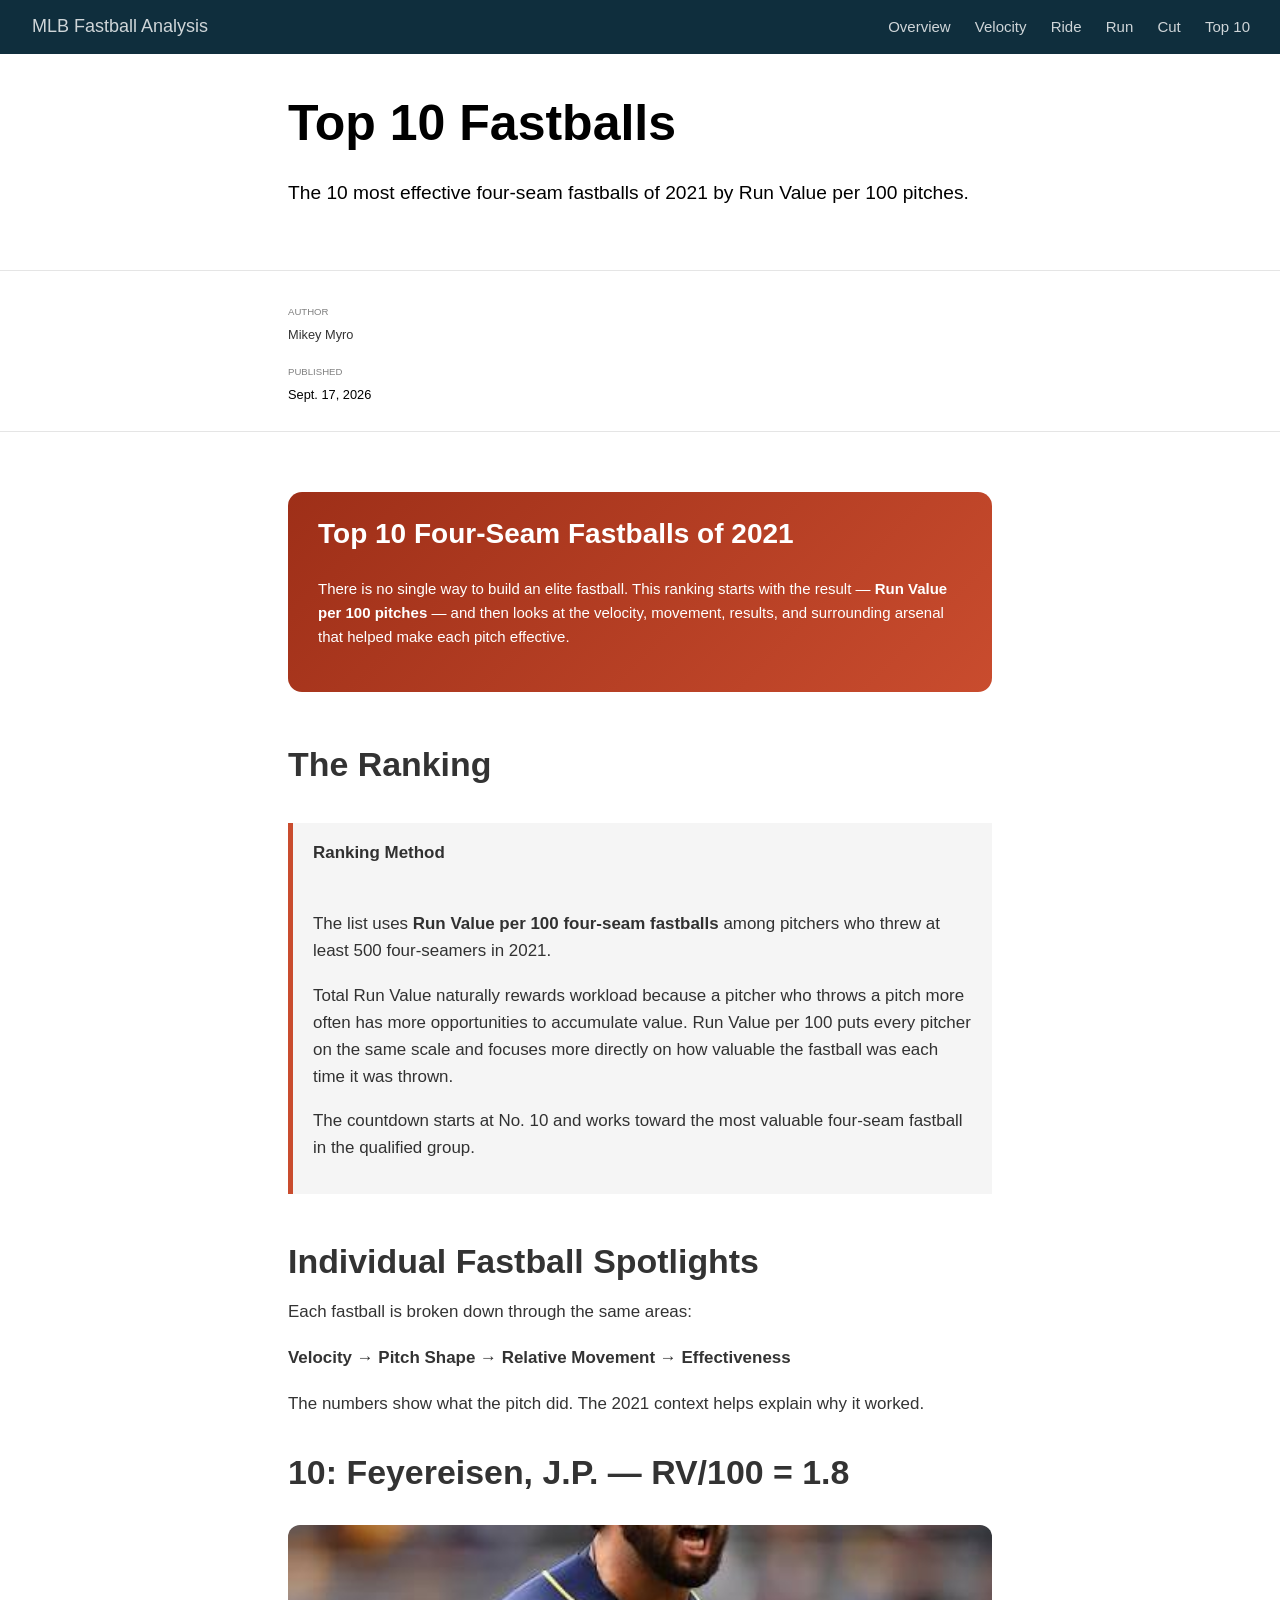
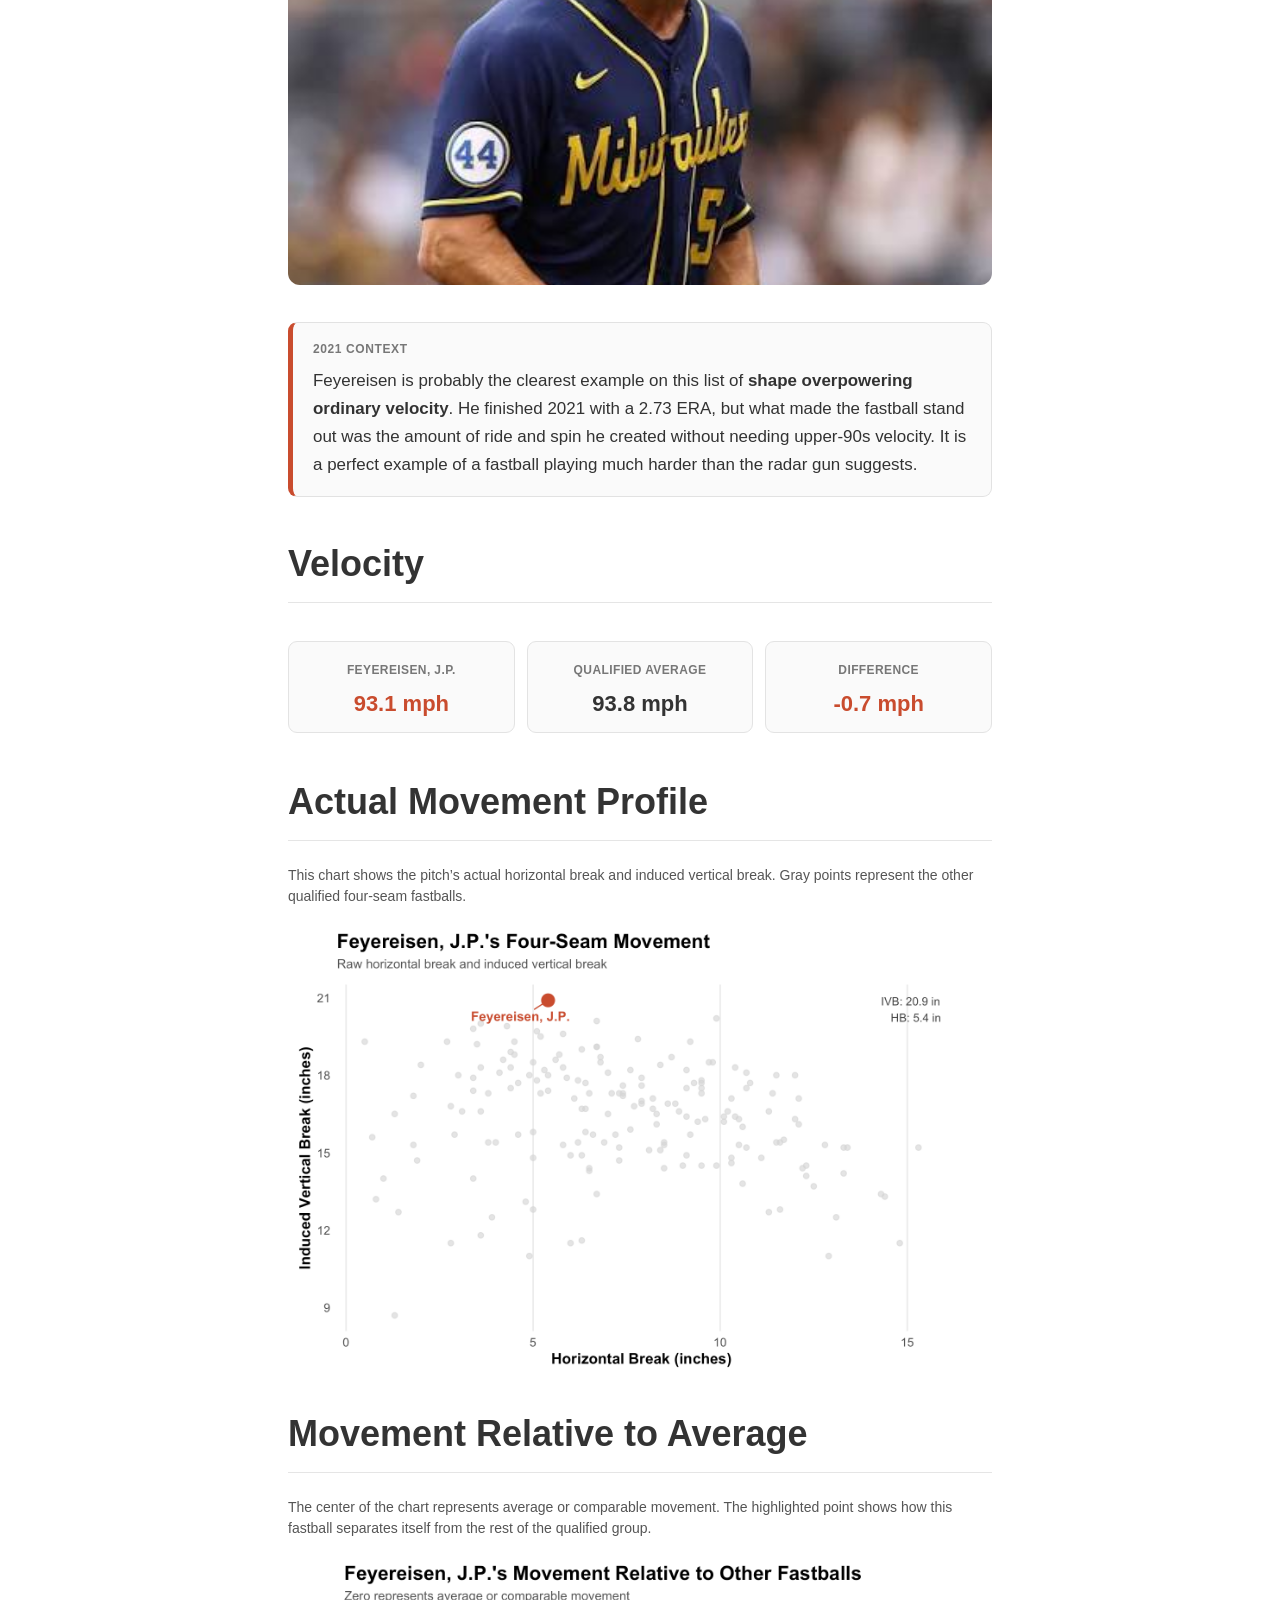
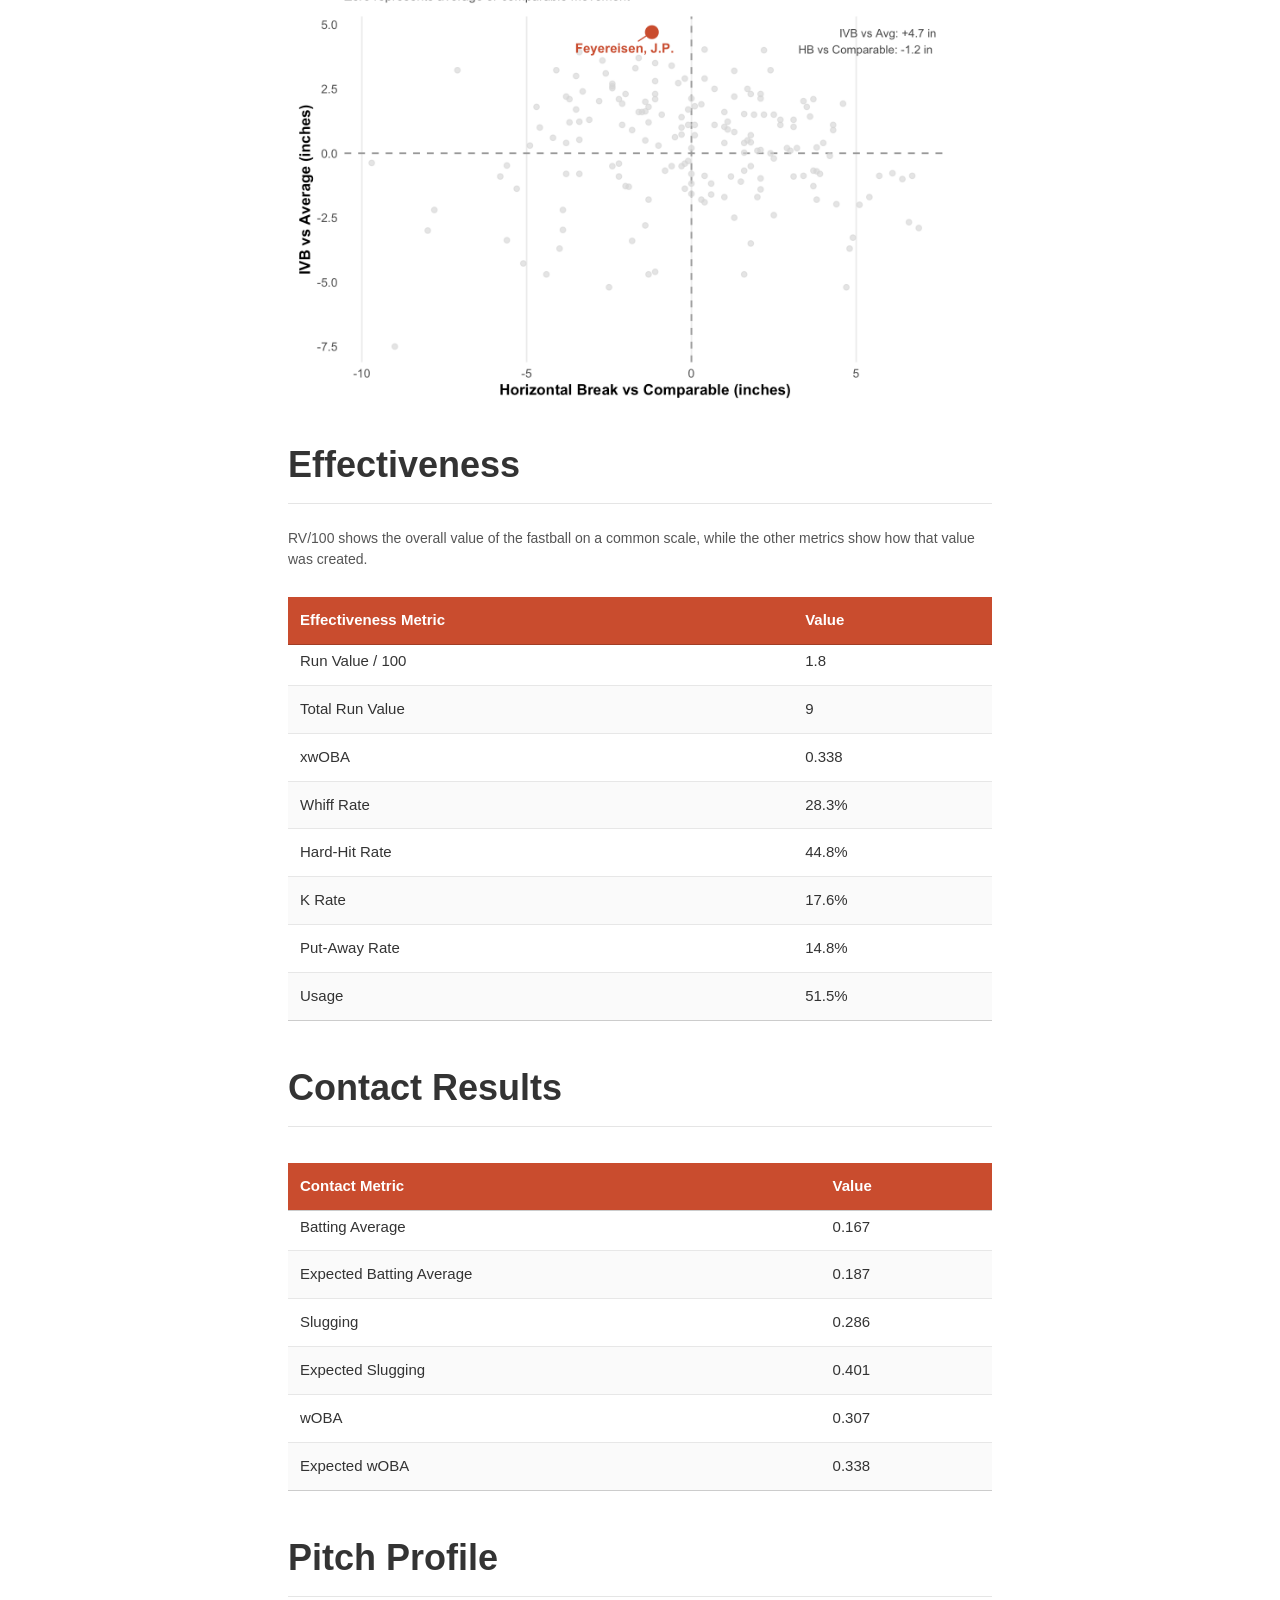
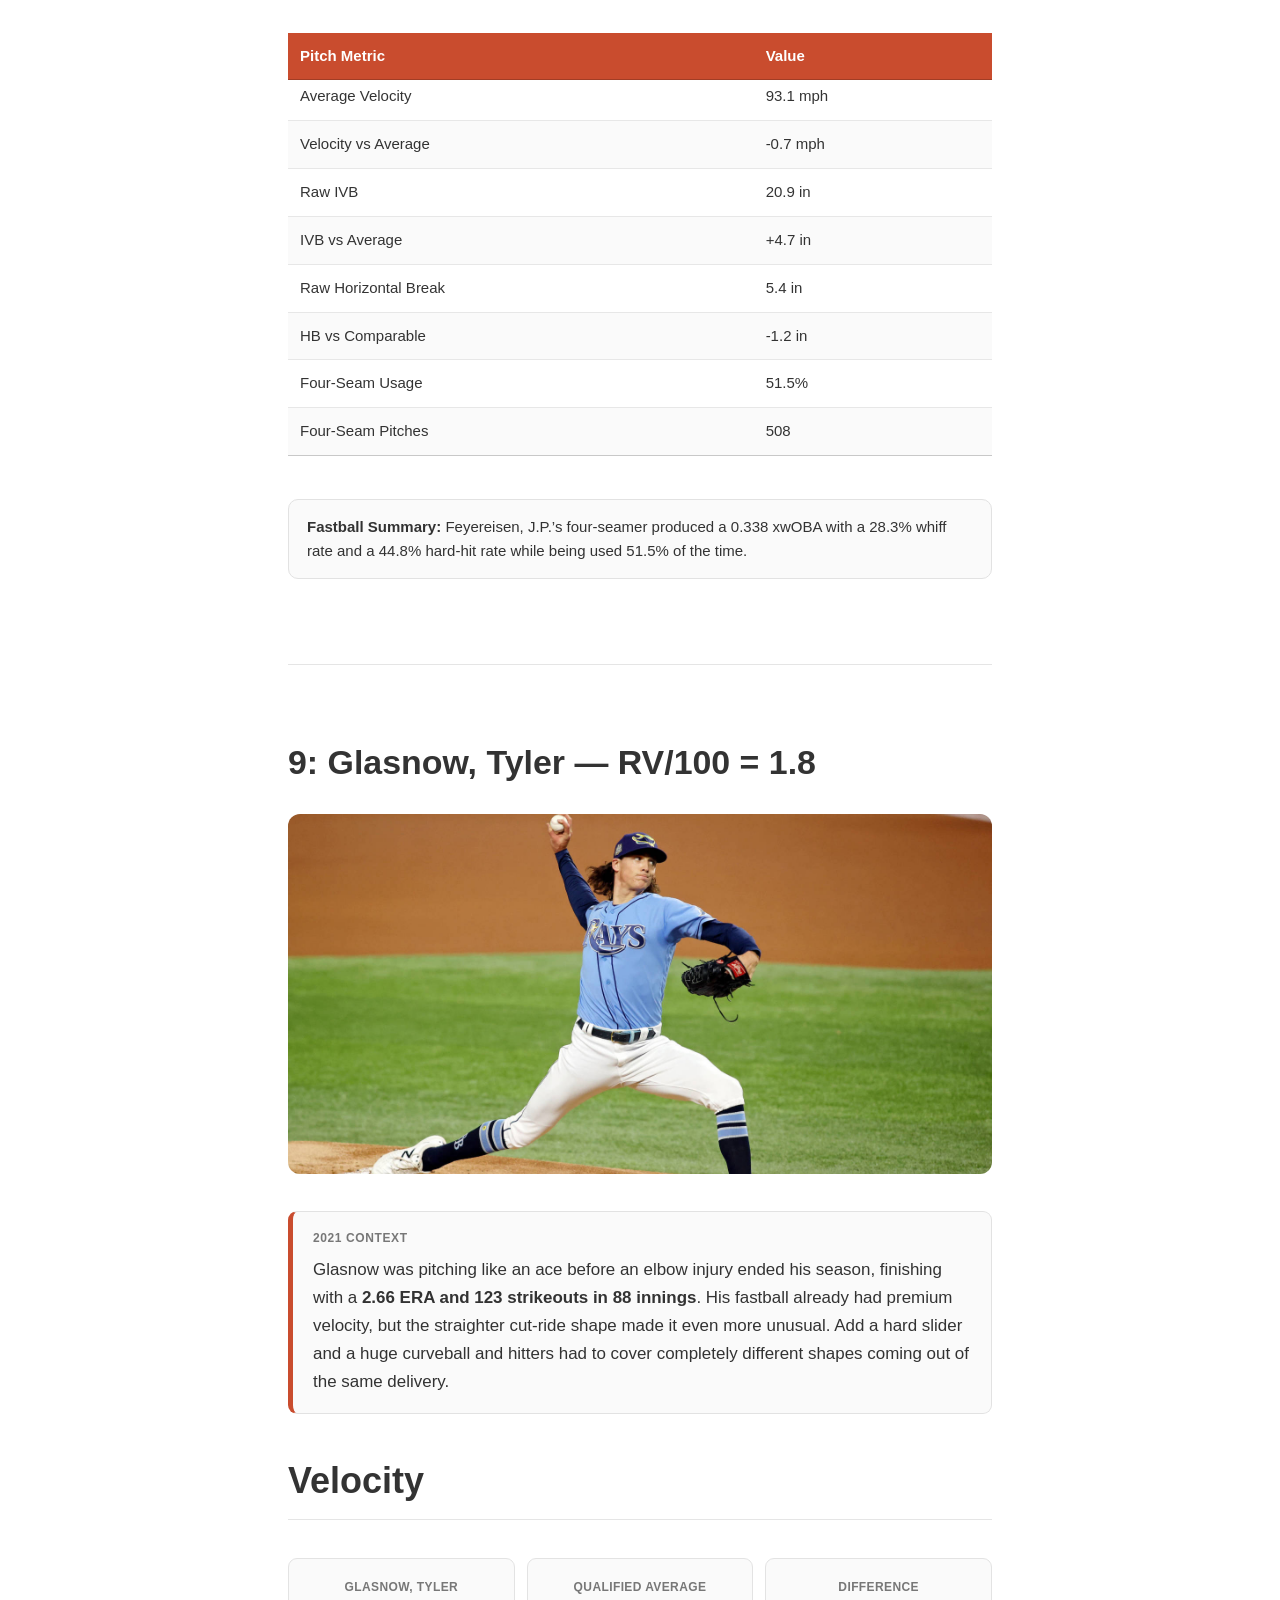
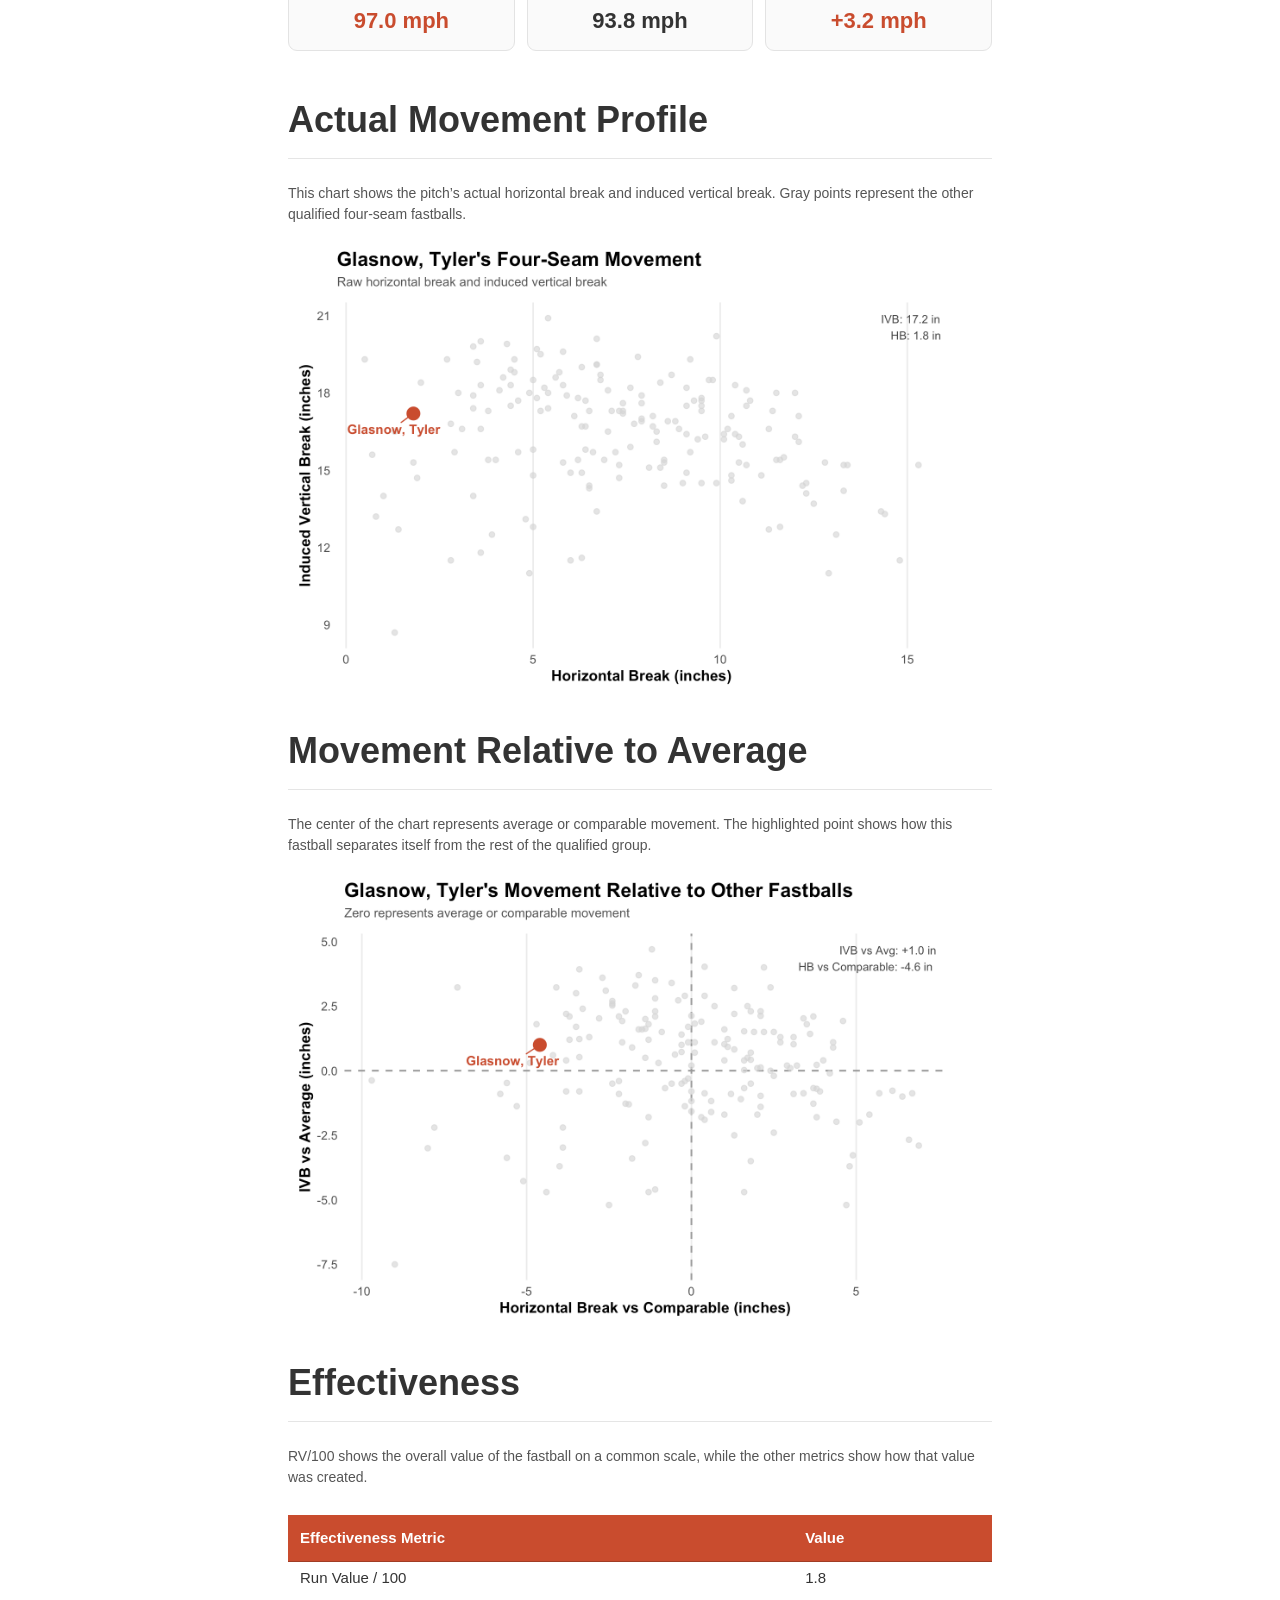
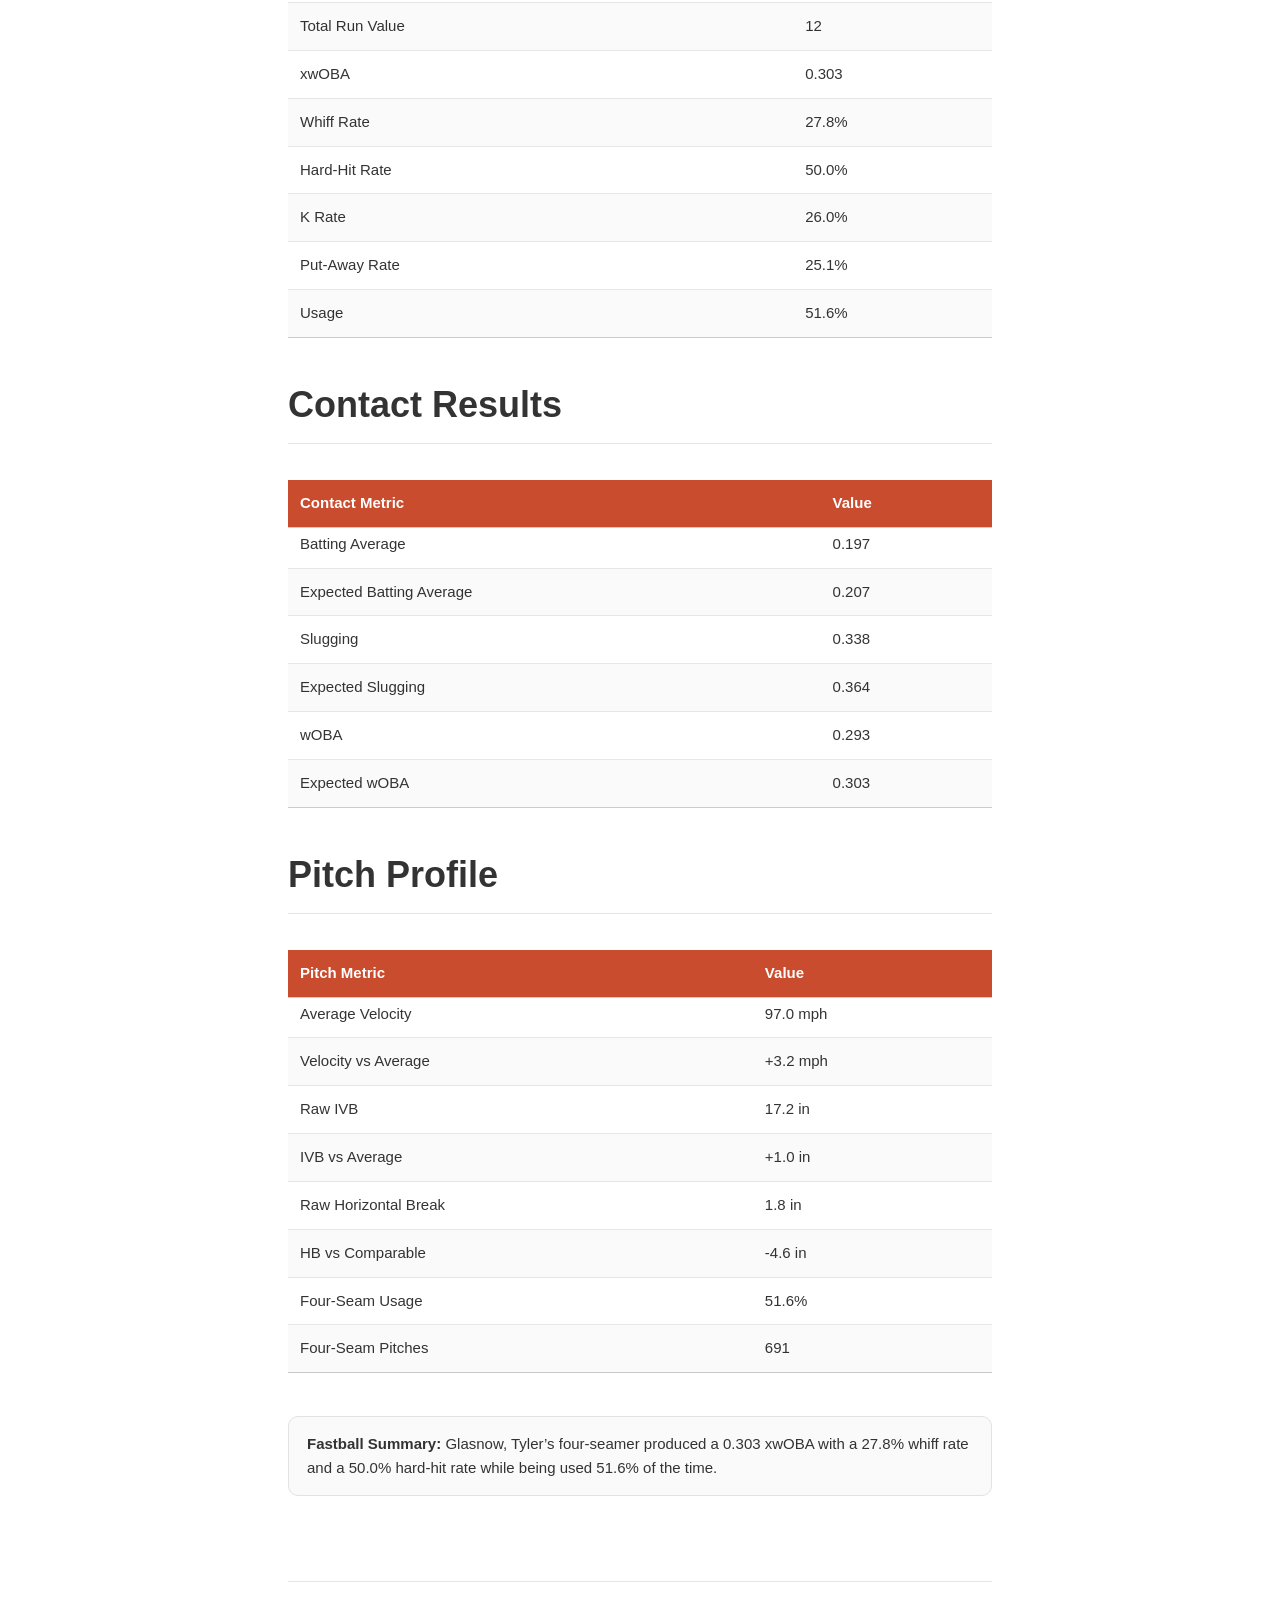
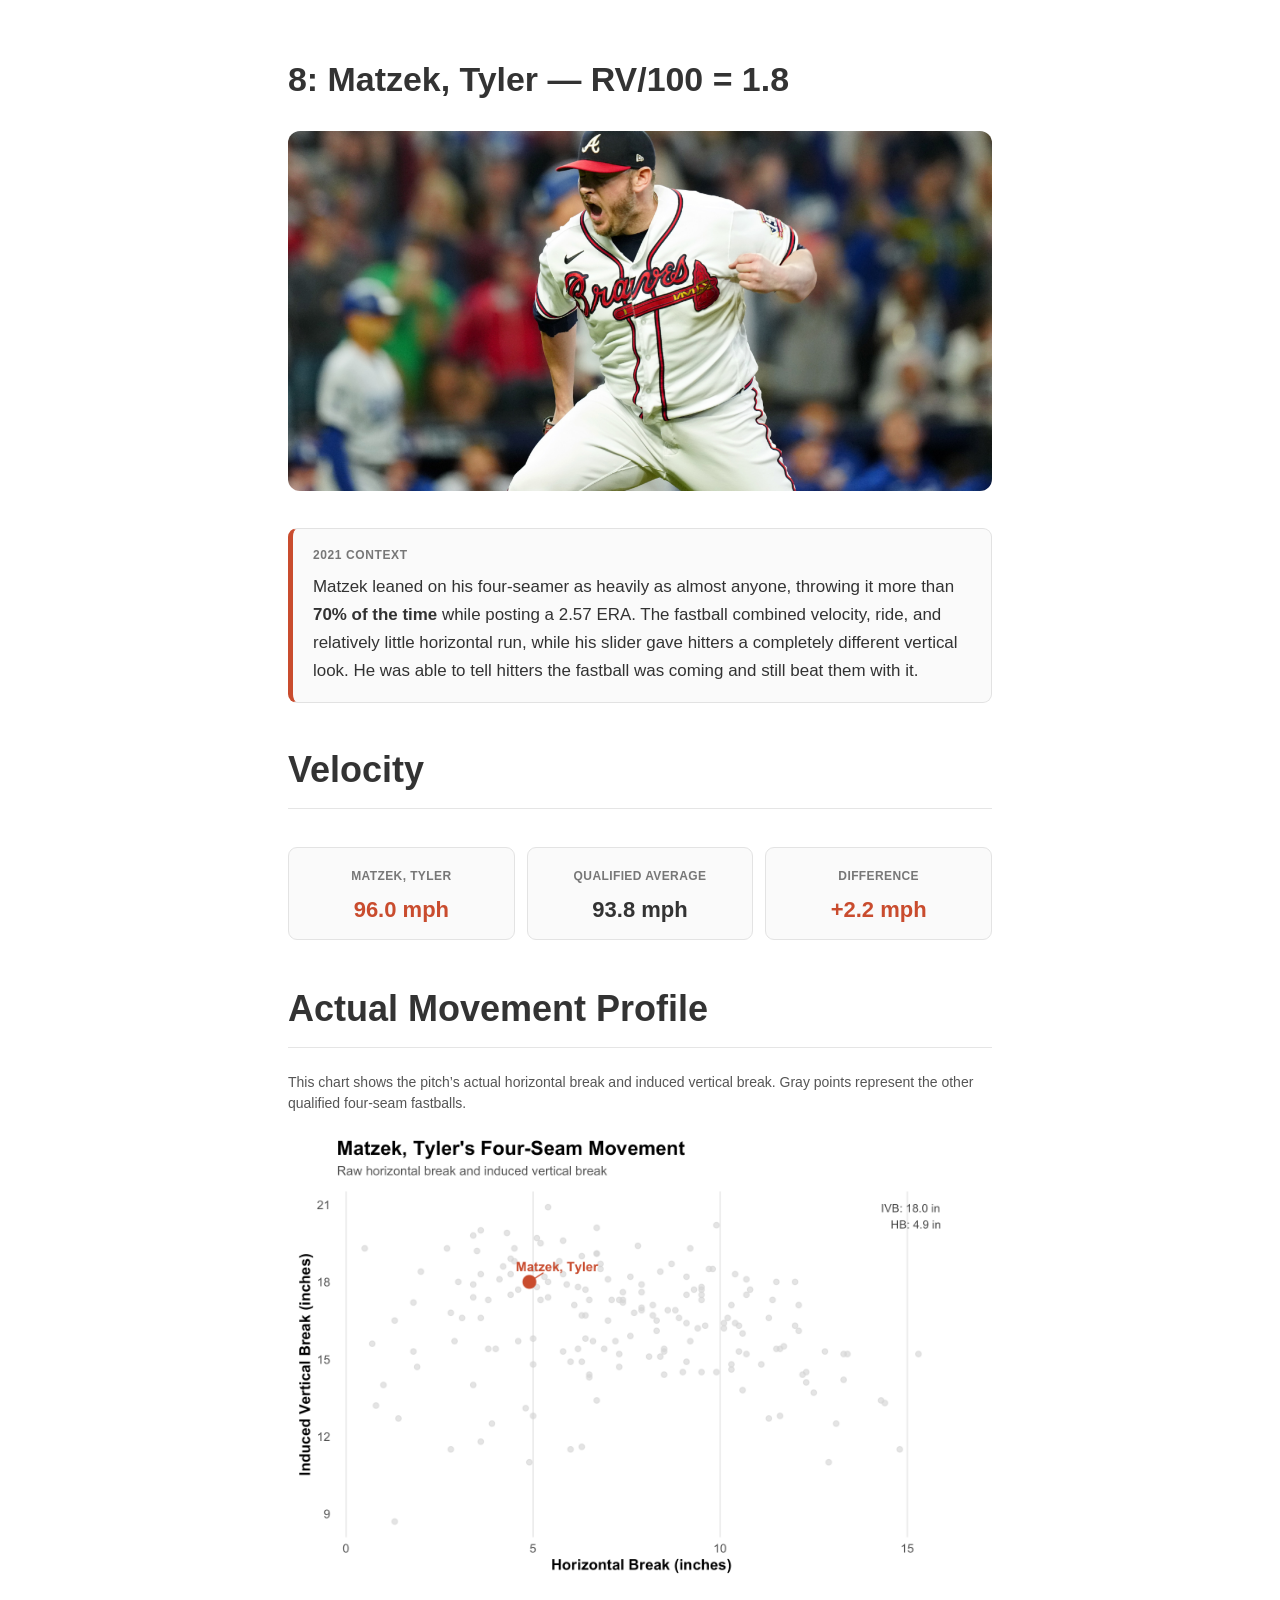
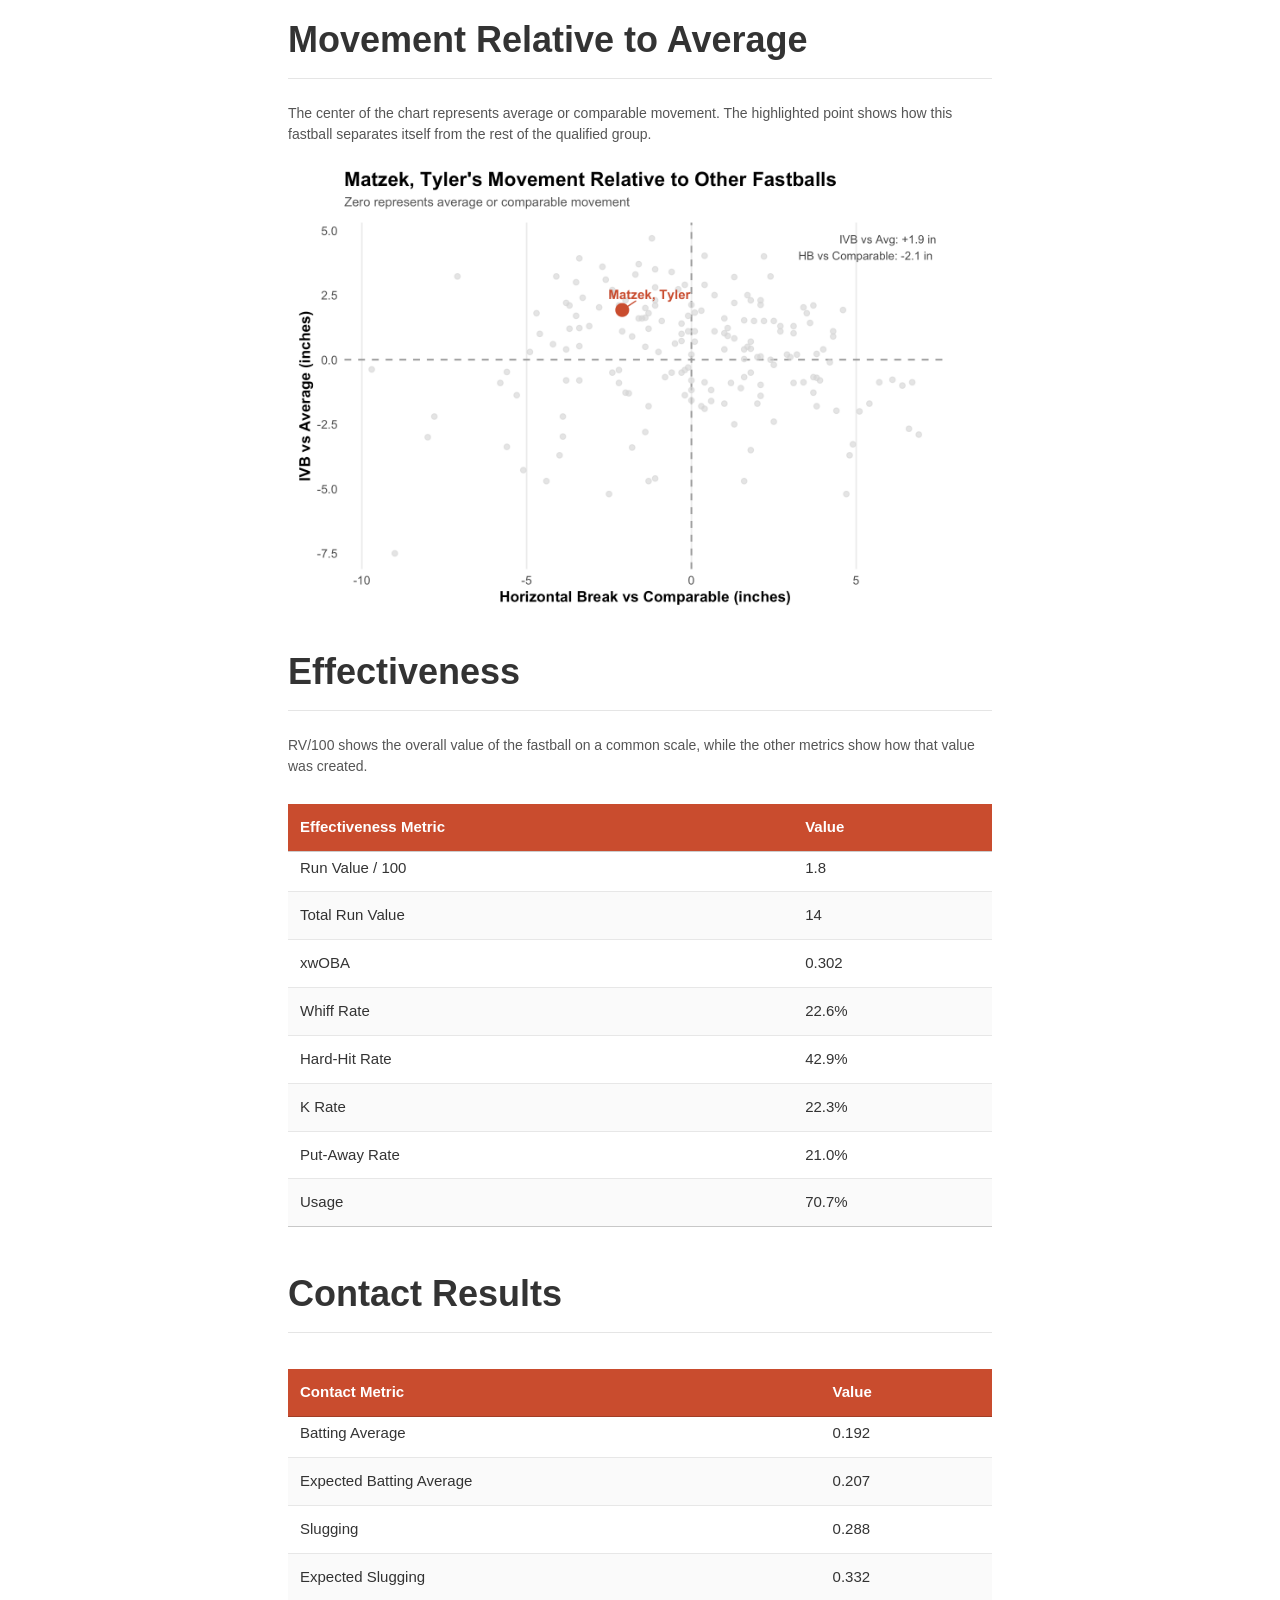
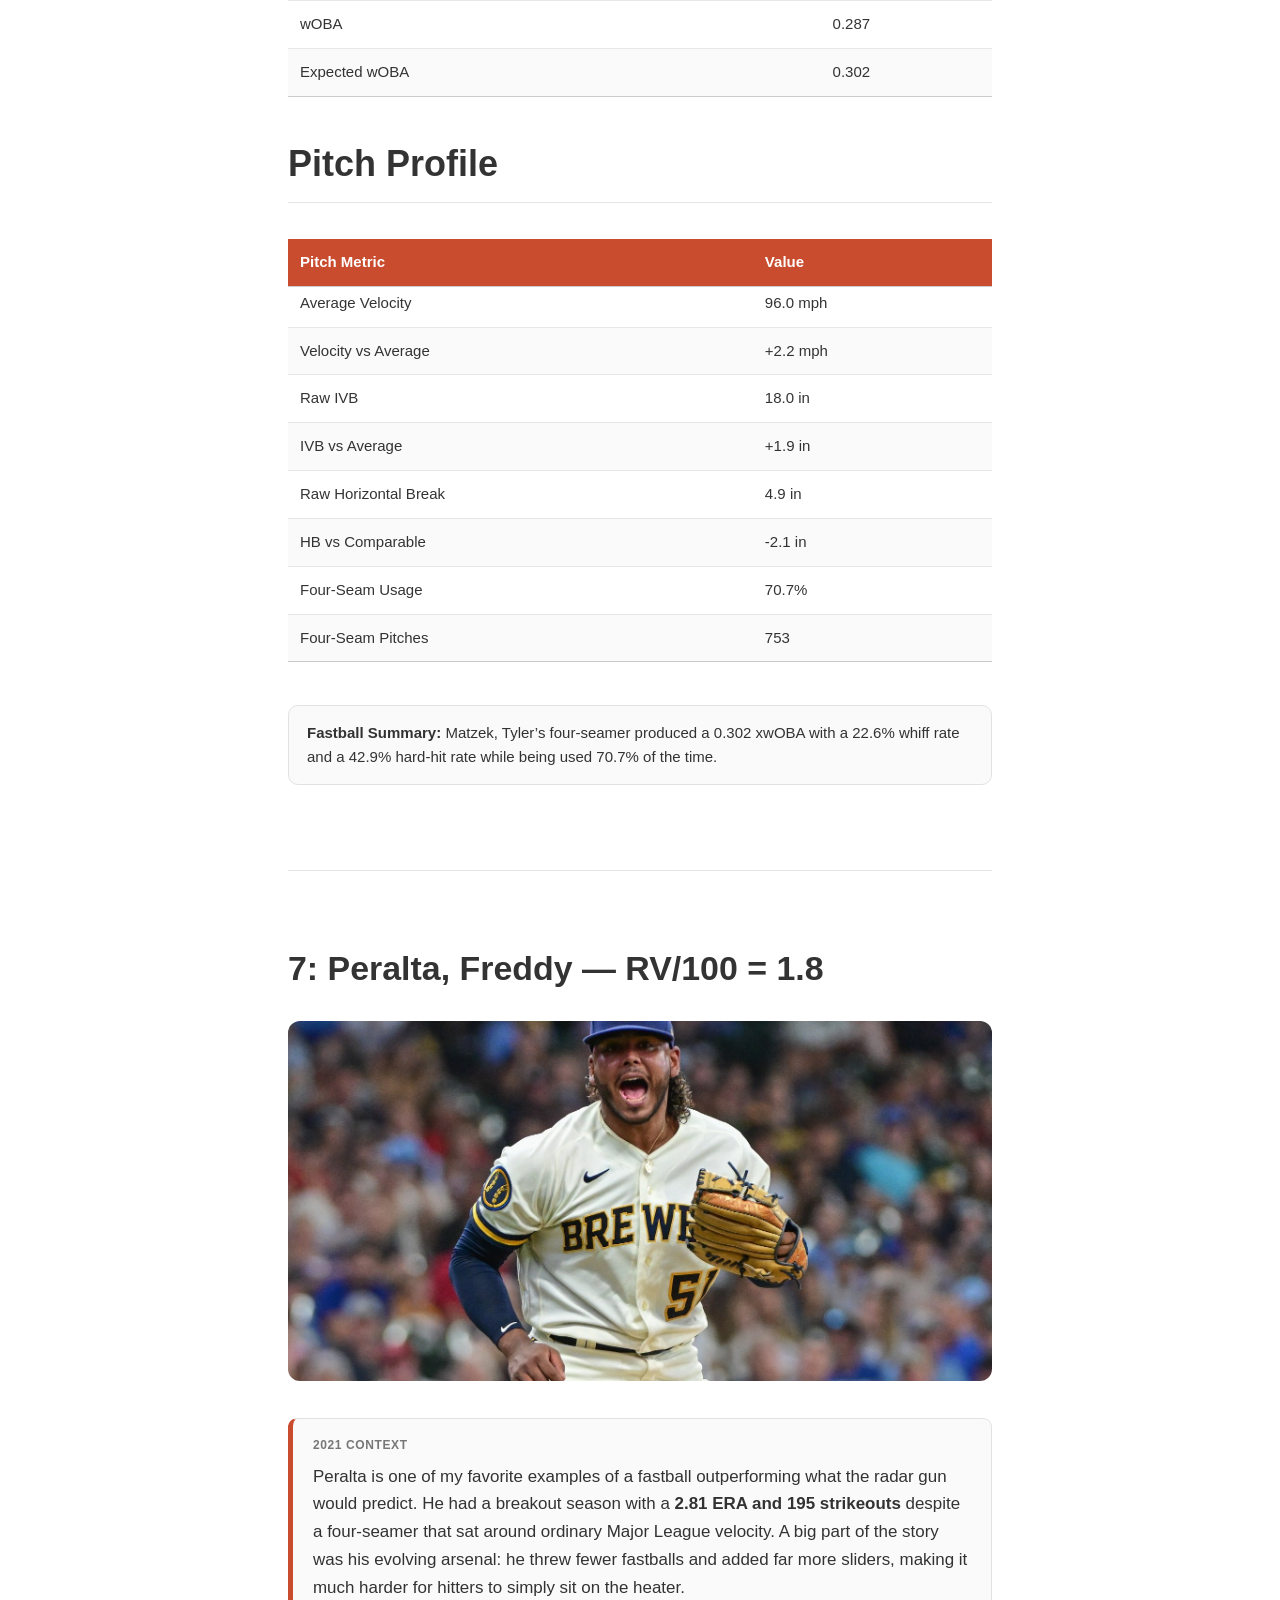
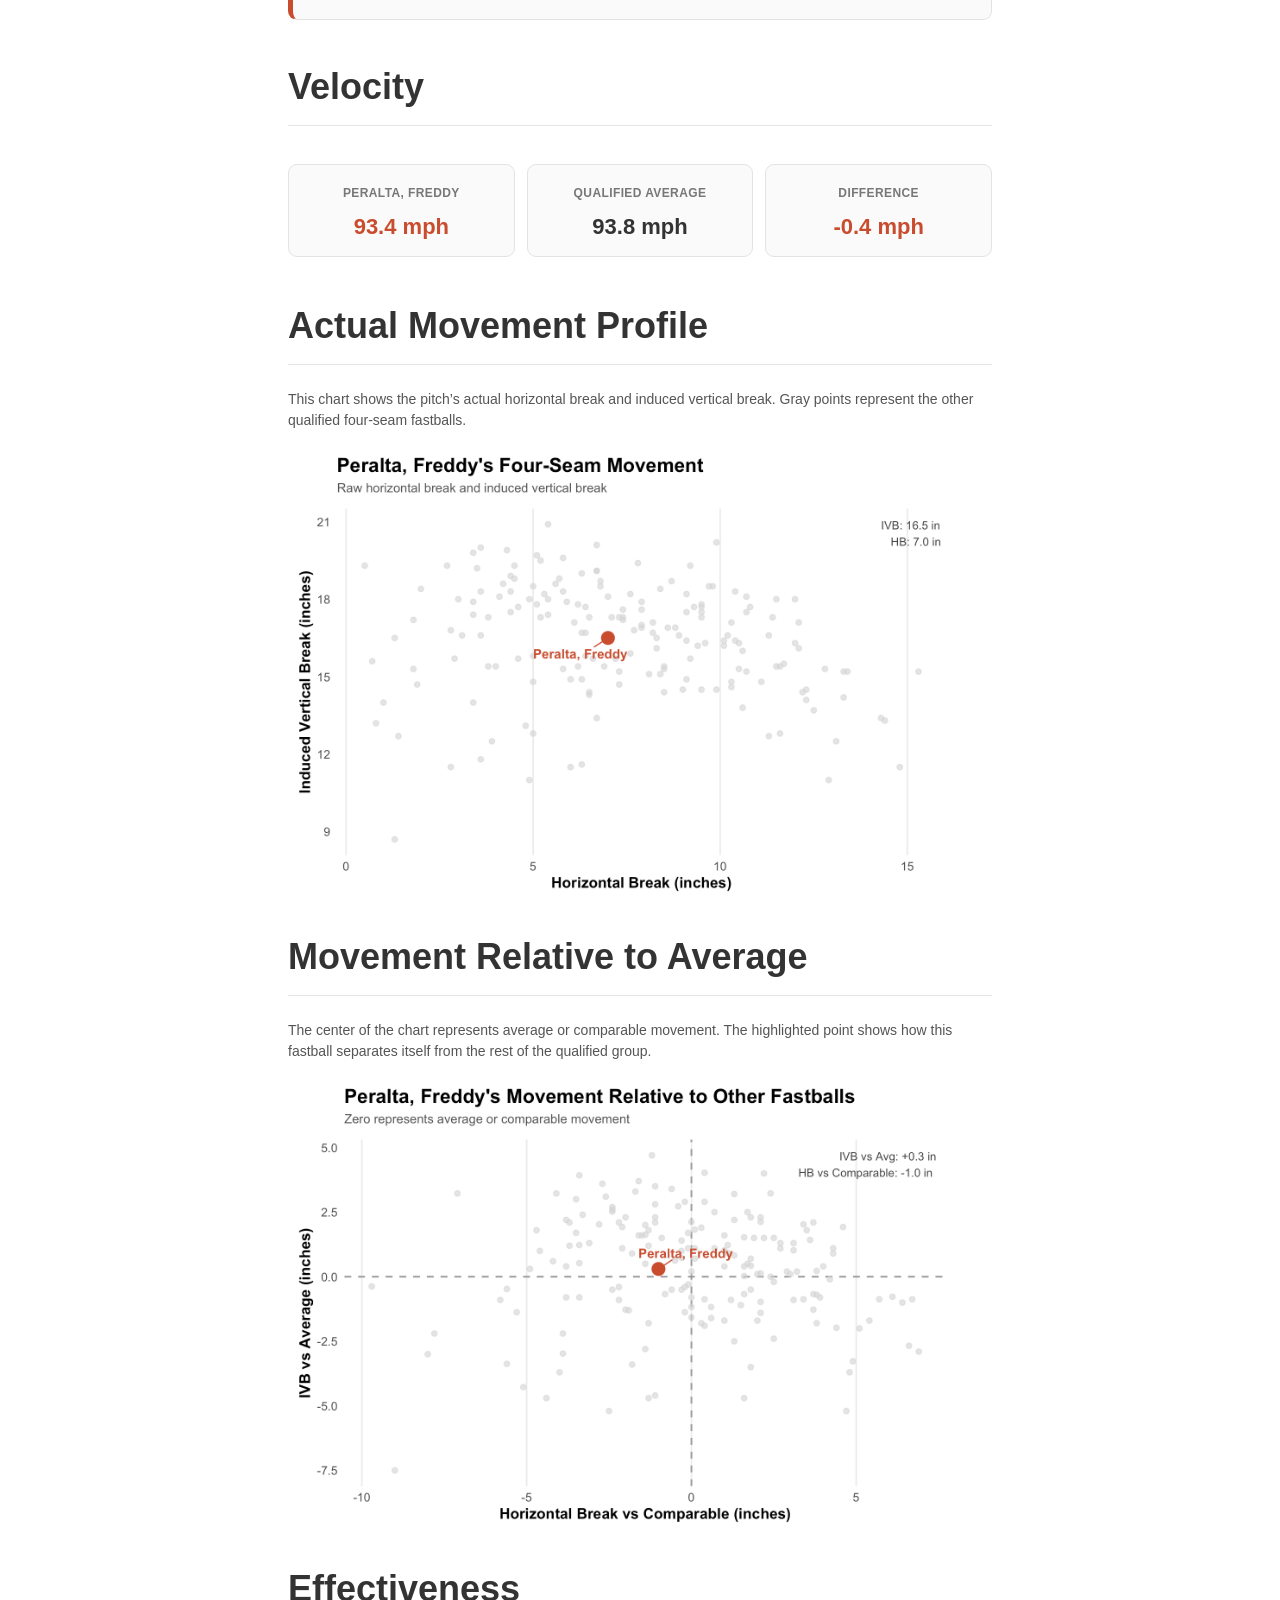
<file: docs/top10.html>
<!DOCTYPE html>

<html xmlns="http://www.w3.org/1999/xhtml" lang="" xml:lang="">

<head>
  <meta charset="utf-8"/>
  <meta name="viewport" content="width=device-width, initial-scale=1"/>
  <meta http-equiv="X-UA-Compatible" content="IE=Edge,chrome=1"/>
  <meta name="generator" content="distill" />

  <style type="text/css">
  /* Hide doc at startup (prevent jankiness while JS renders/transforms) */
  body {
    visibility: hidden;
  }
  </style>

 <!--radix_placeholder_import_source-->
 <!--/radix_placeholder_import_source-->

<style type="text/css">code{white-space: pre;}</style>
<style type="text/css" data-origin="pandoc">
pre > code.sourceCode { white-space: pre; position: relative; }
pre > code.sourceCode > span { display: inline-block; line-height: 1.25; }
pre > code.sourceCode > span:empty { height: 1.2em; }
.sourceCode { overflow: visible; }
code.sourceCode > span { color: inherit; text-decoration: inherit; }
div.sourceCode { margin: 1em 0; }
pre.sourceCode { margin: 0; }
@media screen {
div.sourceCode { overflow: auto; }
}
@media print {
pre > code.sourceCode { white-space: pre-wrap; }
pre > code.sourceCode > span { text-indent: -5em; padding-left: 5em; }
}
pre.numberSource code
  { counter-reset: source-line 0; }
pre.numberSource code > span
  { position: relative; left: -4em; counter-increment: source-line; }
pre.numberSource code > span > a:first-child::before
  { content: counter(source-line);
    position: relative; left: -1em; text-align: right; vertical-align: baseline;
    border: none; display: inline-block;
    -webkit-touch-callout: none; -webkit-user-select: none;
    -khtml-user-select: none; -moz-user-select: none;
    -ms-user-select: none; user-select: none;
    padding: 0 4px; width: 4em;
    color: #aaaaaa;
  }
pre.numberSource { margin-left: 3em; border-left: 1px solid #aaaaaa;  padding-left: 4px; }
div.sourceCode
  { color: #00769e; background-color: #f1f3f5; }
@media screen {
pre > code.sourceCode > span > a:first-child::before { text-decoration: underline; }
}
code span { color: #00769e; } /* Normal */
code span.al { color: #ad0000; } /* Alert */
code span.an { color: #5e5e5e; } /* Annotation */
code span.at { color: #657422; } /* Attribute */
code span.bn { color: #ad0000; } /* BaseN */
code span.bu { } /* BuiltIn */
code span.cf { color: #00769e; } /* ControlFlow */
code span.ch { color: #20794d; } /* Char */
code span.cn { color: #8f5902; } /* Constant */
code span.co { color: #5e5e5e; } /* Comment */
code span.cv { color: #5e5e5e; font-style: italic; } /* CommentVar */
code span.do { color: #5e5e5e; font-style: italic; } /* Documentation */
code span.dt { color: #ad0000; } /* DataType */
code span.dv { color: #ad0000; } /* DecVal */
code span.er { color: #ad0000; } /* Error */
code span.ex { } /* Extension */
code span.fl { color: #ad0000; } /* Float */
code span.fu { color: #4758ab; } /* Function */
code span.im { } /* Import */
code span.in { color: #5e5e5e; } /* Information */
code span.kw { color: #00769e; } /* Keyword */
code span.op { color: #5e5e5e; } /* Operator */
code span.ot { color: #00769e; } /* Other */
code span.pp { color: #ad0000; } /* Preprocessor */
code span.sc { color: #5e5e5e; } /* SpecialChar */
code span.ss { color: #20794d; } /* SpecialString */
code span.st { color: #20794d; } /* String */
code span.va { color: #111111; } /* Variable */
code span.vs { color: #20794d; } /* VerbatimString */
code span.wa { color: #5e5e5e; font-style: italic; } /* Warning */
</style>


  <!--radix_placeholder_meta_tags-->
  <title>MLB Fastball Analysis: Top 10 Fastballs</title>

  <meta property="description" itemprop="description" content="The 10 most effective four-seam fastballs of 2021 by Run Value per 100 pitches."/>


  <!--  https://schema.org/Article -->
  <meta property="article:published" itemprop="datePublished" content="2026-09-17"/>
  <meta property="article:created" itemprop="dateCreated" content="2026-09-17"/>
  <meta name="article:author" content="Mikey Myro"/>

  <!--  https://developers.facebook.com/docs/sharing/webmasters#markup -->
  <meta property="og:title" content="MLB Fastball Analysis: Top 10 Fastballs"/>
  <meta property="og:type" content="article"/>
  <meta property="og:description" content="The 10 most effective four-seam fastballs of 2021 by Run Value per 100 pitches."/>
  <meta property="og:locale" content="en_US"/>
  <meta property="og:site_name" content="MLB Fastball Analysis"/>

  <!--  https://dev.twitter.com/cards/types/summary -->
  <meta property="twitter:card" content="summary"/>
  <meta property="twitter:title" content="MLB Fastball Analysis: Top 10 Fastballs"/>
  <meta property="twitter:description" content="The 10 most effective four-seam fastballs of 2021 by Run Value per 100 pitches."/>

  <!--/radix_placeholder_meta_tags-->
  <!--radix_placeholder_rmarkdown_metadata-->

  <script type="text/json" id="radix-rmarkdown-metadata">
  {"type":"list","attributes":{"names":{"type":"character","attributes":{},"value":["title","description","author","date","output"]}},"value":[{"type":"character","attributes":{},"value":["Top 10 Fastballs"]},{"type":"character","attributes":{},"value":["The 10 most effective four-seam fastballs of 2021 by Run Value per 100 pitches.\n"]},{"type":"list","attributes":{},"value":[{"type":"list","attributes":{"names":{"type":"character","attributes":{},"value":["name"]}},"value":[{"type":"character","attributes":{},"value":["Mikey Myro"]}]}]},{"type":"character","attributes":{},"value":["2026-09-17"]},{"type":"list","attributes":{"names":{"type":"character","attributes":{},"value":["distill::distill_article"]}},"value":[{"type":"list","attributes":{"names":{"type":"character","attributes":{},"value":["css"]}},"value":[{"type":"character","attributes":{},"value":["fastball_style.css"]}]}]}]}
  </script>
  <!--/radix_placeholder_rmarkdown_metadata-->
  <!--radix_placeholder_navigation_in_header-->
  <meta name="distill:offset" content=""/>

  <script type="application/javascript">

    window.headroom_prevent_pin = false;

    window.document.addEventListener("DOMContentLoaded", function (event) {

      // initialize headroom for banner
      var header = $('header').get(0);
      var headerHeight = header.offsetHeight;
      var headroom = new Headroom(header, {
        tolerance: 5,
        onPin : function() {
          if (window.headroom_prevent_pin) {
            window.headroom_prevent_pin = false;
            headroom.unpin();
          }
        }
      });
      headroom.init();
      if(window.location.hash)
        headroom.unpin();
      $(header).addClass('headroom--transition');

      // offset scroll location for banner on hash change
      // (see: https://github.com/WickyNilliams/headroom.js/issues/38)
      window.addEventListener("hashchange", function(event) {
        window.scrollTo(0, window.pageYOffset - (headerHeight + 25));
      });

      // responsive menu
      $('.distill-site-header').each(function(i, val) {
        var topnav = $(this);
        var toggle = topnav.find('.nav-toggle');
        toggle.on('click', function() {
          topnav.toggleClass('responsive');
        });
      });

      // nav dropdowns
      $('.nav-dropbtn').click(function(e) {
        $(this).next('.nav-dropdown-content').toggleClass('nav-dropdown-active');
        $(this).parent().siblings('.nav-dropdown')
           .children('.nav-dropdown-content').removeClass('nav-dropdown-active');
      });
      $("body").click(function(e){
        $('.nav-dropdown-content').removeClass('nav-dropdown-active');
      });
      $(".nav-dropdown").click(function(e){
        e.stopPropagation();
      });
    });
  </script>

  <style type="text/css">

  /* Theme (user-documented overrideables for nav appearance) */

  .distill-site-nav {
    color: rgba(255, 255, 255, 0.8);
    background-color: #0F2E3D;
    font-size: 15px;
    font-weight: 300;
  }

  .distill-site-nav a {
    color: inherit;
    text-decoration: none;
  }

  .distill-site-nav a:hover {
    color: white;
  }

  @media print {
    .distill-site-nav {
      display: none;
    }
  }

  .distill-site-header {

  }

  .distill-site-footer {

  }


  /* Site Header */

  .distill-site-header {
    width: 100%;
    box-sizing: border-box;
    z-index: 3;
  }

  .distill-site-header .nav-left {
    display: inline-block;
    margin-left: 8px;
  }

  @media screen and (max-width: 768px) {
    .distill-site-header .nav-left {
      margin-left: 0;
    }
  }


  .distill-site-header .nav-right {
    float: right;
    margin-right: 8px;
  }

  .distill-site-header a,
  .distill-site-header .title {
    display: inline-block;
    text-align: center;
    padding: 14px 10px 14px 10px;
  }

  .distill-site-header .title {
    font-size: 18px;
    min-width: 150px;
  }

  .distill-site-header .logo {
    padding: 0;
  }

  .distill-site-header .logo img {
    display: none;
    max-height: 20px;
    width: auto;
    margin-bottom: -4px;
  }

  .distill-site-header .nav-image img {
    max-height: 18px;
    width: auto;
    display: inline-block;
    margin-bottom: -3px;
  }



  @media screen and (min-width: 1000px) {
    .distill-site-header .logo img {
      display: inline-block;
    }
    .distill-site-header .nav-left {
      margin-left: 20px;
    }
    .distill-site-header .nav-right {
      margin-right: 20px;
    }
    .distill-site-header .title {
      padding-left: 12px;
    }
  }


  .distill-site-header .nav-toggle {
    display: none;
  }

  .nav-dropdown {
    display: inline-block;
    position: relative;
  }

  .nav-dropdown .nav-dropbtn {
    border: none;
    outline: none;
    color: rgba(255, 255, 255, 0.8);
    padding: 16px 10px;
    background-color: transparent;
    font-family: inherit;
    font-size: inherit;
    font-weight: inherit;
    margin: 0;
    margin-top: 1px;
    z-index: 2;
  }

  .nav-dropdown-content {
    display: none;
    position: absolute;
    background-color: white;
    min-width: 200px;
    border: 1px solid rgba(0,0,0,0.15);
    border-radius: 4px;
    box-shadow: 0px 8px 16px 0px rgba(0,0,0,0.1);
    z-index: 1;
    margin-top: 2px;
    white-space: nowrap;
    padding-top: 4px;
    padding-bottom: 4px;
  }

  .nav-dropdown-content hr {
    margin-top: 4px;
    margin-bottom: 4px;
    border: none;
    border-bottom: 1px solid rgba(0, 0, 0, 0.1);
  }

  .nav-dropdown-active {
    display: block;
  }

  .nav-dropdown-content a, .nav-dropdown-content .nav-dropdown-header {
    color: black;
    padding: 6px 24px;
    text-decoration: none;
    display: block;
    text-align: left;
  }

  .nav-dropdown-content .nav-dropdown-header {
    display: block;
    padding: 5px 24px;
    padding-bottom: 0;
    text-transform: uppercase;
    font-size: 14px;
    color: #999999;
    white-space: nowrap;
  }

  .nav-dropdown:hover .nav-dropbtn {
    color: white;
  }

  .nav-dropdown-content a:hover {
    background-color: #ddd;
    color: black;
  }

  .nav-right .nav-dropdown-content {
    margin-left: -45%;
    right: 0;
  }

  @media screen and (max-width: 768px) {
    .distill-site-header a, .distill-site-header .nav-dropdown  {display: none;}
    .distill-site-header a.nav-toggle {
      float: right;
      display: block;
    }
    .distill-site-header .title {
      margin-left: 0;
    }
    .distill-site-header .nav-right {
      margin-right: 0;
    }
    .distill-site-header {
      overflow: hidden;
    }
    .nav-right .nav-dropdown-content {
      margin-left: 0;
    }
  }


  @media screen and (max-width: 768px) {
    .distill-site-header.responsive {position: relative; min-height: 500px; }
    .distill-site-header.responsive a.nav-toggle {
      position: absolute;
      right: 0;
      top: 0;
    }
    .distill-site-header.responsive a,
    .distill-site-header.responsive .nav-dropdown {
      display: block;
      text-align: left;
    }
    .distill-site-header.responsive .nav-left,
    .distill-site-header.responsive .nav-right {
      width: 100%;
    }
    .distill-site-header.responsive .nav-dropdown {float: none;}
    .distill-site-header.responsive .nav-dropdown-content {position: relative;}
    .distill-site-header.responsive .nav-dropdown .nav-dropbtn {
      display: block;
      width: 100%;
      text-align: left;
    }
  }

  /* Site Footer */

  .distill-site-footer {
    width: 100%;
    overflow: hidden;
    box-sizing: border-box;
    z-index: 3;
    margin-top: 30px;
    padding-top: 30px;
    padding-bottom: 30px;
    text-align: center;
  }

  /* Headroom */

  d-title {
    padding-top: 6rem;
  }

  @media print {
    d-title {
      padding-top: 4rem;
    }
  }

  .headroom {
    z-index: 1000;
    position: fixed;
    top: 0;
    left: 0;
    right: 0;
  }

  .headroom--transition {
    transition: all .4s ease-in-out;
  }

  .headroom--unpinned {
    top: -100px;
  }

  .headroom--pinned {
    top: 0;
  }

  /* adjust viewport for navbar height */
  /* helps vertically center bootstrap (non-distill) content */
  .min-vh-100 {
    min-height: calc(100vh - 100px) !important;
  }

  </style>

  <script src="site_libs/jquery-3.6.0/jquery-3.6.0.min.js"></script>
  <link href="site_libs/font-awesome-6.5.2/css/all.min.css" rel="stylesheet"/>
  <link href="site_libs/font-awesome-6.5.2/css/v4-shims.min.css" rel="stylesheet"/>
  <script src="site_libs/headroom-0.9.4/headroom.min.js"></script>
  <script src="site_libs/autocomplete-0.37.1/autocomplete.min.js"></script>
  <script src="site_libs/fuse-6.4.1/fuse.min.js"></script>

  <script type="application/javascript">

  function getMeta(metaName) {
    var metas = document.getElementsByTagName('meta');
    for (let i = 0; i < metas.length; i++) {
      if (metas[i].getAttribute('name') === metaName) {
        return metas[i].getAttribute('content');
      }
    }
    return '';
  }

  function offsetURL(url) {
    var offset = getMeta('distill:offset');
    return offset ? offset + '/' + url : url;
  }

  function createFuseIndex() {

    // create fuse index
    var options = {
      keys: [
        { name: 'title', weight: 20 },
        { name: 'categories', weight: 15 },
        { name: 'description', weight: 10 },
        { name: 'contents', weight: 5 },
      ],
      ignoreLocation: true,
      threshold: 0
    };
    var fuse = new window.Fuse([], options);

    // fetch the main search.json
    return fetch(offsetURL('search.json'))
      .then(function(response) {
        if (response.status == 200) {
          return response.json().then(function(json) {
            // index main articles
            json.articles.forEach(function(article) {
              fuse.add(article);
            });
            // download collections and index their articles
            return Promise.all(json.collections.map(function(collection) {
              return fetch(offsetURL(collection)).then(function(response) {
                if (response.status === 200) {
                  return response.json().then(function(articles) {
                    articles.forEach(function(article) {
                      fuse.add(article);
                    });
                  })
                } else {
                  return Promise.reject(
                    new Error('Unexpected status from search index request: ' +
                              response.status)
                  );
                }
              });
            })).then(function() {
              return fuse;
            });
          });

        } else {
          return Promise.reject(
            new Error('Unexpected status from search index request: ' +
                        response.status)
          );
        }
      });
  }

  window.document.addEventListener("DOMContentLoaded", function (event) {

    // get search element (bail if we don't have one)
    var searchEl = window.document.getElementById('distill-search');
    if (!searchEl)
      return;

    createFuseIndex()
      .then(function(fuse) {

        // make search box visible
        searchEl.classList.remove('hidden');

        // initialize autocomplete
        var options = {
          autoselect: true,
          hint: false,
          minLength: 2,
        };
        window.autocomplete(searchEl, options, [{
          source: function(query, callback) {
            const searchOptions = {
              isCaseSensitive: false,
              shouldSort: true,
              minMatchCharLength: 2,
              limit: 10,
            };
            var results = fuse.search(query, searchOptions);
            callback(results
              .map(function(result) { return result.item; })
            );
          },
          templates: {
            suggestion: function(suggestion) {
              var img = suggestion.preview && Object.keys(suggestion.preview).length > 0
                ? `<img src="${offsetURL(suggestion.preview)}"</img>`
                : '';
              var html = `
                <div class="search-item">
                  <h3>${suggestion.title}</h3>
                  <div class="search-item-description">
                    ${suggestion.description || ''}
                  </div>
                  <div class="search-item-preview">
                    ${img}
                  </div>
                </div>
              `;
              return html;
            }
          }
        }]).on('autocomplete:selected', function(event, suggestion) {
          window.location.href = offsetURL(suggestion.path);
        });
        // remove inline display style on autocompleter (we want to
        // manage responsive display via css)
        $('.algolia-autocomplete').css("display", "");
      })
      .catch(function(error) {
        console.log(error);
      });

  });

  </script>

  <style type="text/css">

  .nav-search {
    font-size: x-small;
  }

  /* Algolioa Autocomplete */

  .algolia-autocomplete {
    display: inline-block;
    margin-left: 10px;
    vertical-align: sub;
    background-color: white;
    color: black;
    padding: 6px;
    padding-top: 8px;
    padding-bottom: 0;
    border-radius: 6px;
    border: 1px #0F2E3D solid;
    width: 180px;
  }


  @media screen and (max-width: 768px) {
    .distill-site-nav .algolia-autocomplete {
      display: none;
      visibility: hidden;
    }
    .distill-site-nav.responsive .algolia-autocomplete {
      display: inline-block;
      visibility: visible;
    }
    .distill-site-nav.responsive .algolia-autocomplete .aa-dropdown-menu {
      margin-left: 0;
      width: 400px;
      max-height: 400px;
    }
  }

  .algolia-autocomplete .aa-input, .algolia-autocomplete .aa-hint {
    width: 90%;
    outline: none;
    border: none;
  }

  .algolia-autocomplete .aa-hint {
    color: #999;
  }
  .algolia-autocomplete .aa-dropdown-menu {
    width: 550px;
    max-height: 70vh;
    overflow-x: visible;
    overflow-y: scroll;
    padding: 5px;
    margin-top: 3px;
    margin-left: -150px;
    background-color: #fff;
    border-radius: 5px;
    border: 1px solid #999;
    border-top: none;
  }

  .algolia-autocomplete .aa-dropdown-menu .aa-suggestion {
    cursor: pointer;
    padding: 5px 4px;
    border-bottom: 1px solid #eee;
  }

  .algolia-autocomplete .aa-dropdown-menu .aa-suggestion:last-of-type {
    border-bottom: none;
    margin-bottom: 2px;
  }

  .algolia-autocomplete .aa-dropdown-menu .aa-suggestion .search-item {
    overflow: hidden;
    font-size: 0.8em;
    line-height: 1.4em;
  }

  .algolia-autocomplete .aa-dropdown-menu .aa-suggestion .search-item h3 {
    font-size: 1rem;
    margin-block-start: 0;
    margin-block-end: 5px;
  }

  .algolia-autocomplete .aa-dropdown-menu .aa-suggestion .search-item-description {
    display: inline-block;
    overflow: hidden;
    height: 2.8em;
    width: 80%;
    margin-right: 4%;
  }

  .algolia-autocomplete .aa-dropdown-menu .aa-suggestion .search-item-preview {
    display: inline-block;
    width: 15%;
  }

  .algolia-autocomplete .aa-dropdown-menu .aa-suggestion .search-item-preview img {
    height: 3em;
    width: auto;
    display: none;
  }

  .algolia-autocomplete .aa-dropdown-menu .aa-suggestion .search-item-preview img[src] {
    display: initial;
  }

  .algolia-autocomplete .aa-dropdown-menu .aa-suggestion.aa-cursor {
    background-color: #eee;
  }
  .algolia-autocomplete .aa-dropdown-menu .aa-suggestion em {
    font-weight: bold;
    font-style: normal;
  }

  </style>


  <!--/radix_placeholder_navigation_in_header-->
  <!--radix_placeholder_distill-->

  <style type="text/css">

  body {
    background-color: white;
  }

  .pandoc-table {
    width: 100%;
  }

  .pandoc-table>caption {
    margin-bottom: 10px;
  }

  .pandoc-table th:not([align]) {
    text-align: left;
  }

  .pagedtable-footer {
    font-size: 15px;
  }

  d-byline .byline {
    grid-template-columns: 2fr 2fr;
  }

  d-byline .byline h3 {
    margin-block-start: 1.5em;
  }

  d-byline .byline .authors-affiliations h3 {
    margin-block-start: 0.5em;
  }

  .authors-affiliations .orcid-id {
    width: 16px;
    height:16px;
    margin-left: 4px;
    margin-right: 4px;
    vertical-align: middle;
    padding-bottom: 2px;
  }

  d-title .dt-tags {
    margin-top: 1em;
    grid-column: text;
  }

  .dt-tags .dt-tag {
    text-decoration: none;
    display: inline-block;
    color: rgba(0,0,0,0.6);
    padding: 0em 0.4em;
    margin-right: 0.5em;
    margin-bottom: 0.4em;
    font-size: 70%;
    border: 1px solid rgba(0,0,0,0.2);
    border-radius: 3px;
    text-transform: uppercase;
    font-weight: 500;
  }

  d-article table.gt_table td,
  d-article table.gt_table th {
    border-bottom: none;
    font-size: 100%;
  }

  .html-widget {
    margin-bottom: 2.0em;
  }

  .l-screen-inset {
    padding-right: 16px;
  }

  .l-screen .caption {
    margin-left: 10px;
  }

  .shaded {
    background: rgb(247, 247, 247);
    padding-top: 20px;
    padding-bottom: 20px;
    border-top: 1px solid rgba(0, 0, 0, 0.1);
    border-bottom: 1px solid rgba(0, 0, 0, 0.1);
  }

  .shaded .html-widget {
    margin-bottom: 0;
    border: 1px solid rgba(0, 0, 0, 0.1);
  }

  .shaded .shaded-content {
    background: white;
  }

  .text-output {
    margin-top: 0;
    line-height: 1.5em;
  }

  .hidden {
    display: none !important;
  }

  hr.section-separator {
    border: none;
    border-top: 1px solid rgba(0, 0, 0, 0.1);
    margin: 0px;
  }


  d-byline {
    border-top: none;
  }

  d-article {
    padding-top: 2.5rem;
    padding-bottom: 30px;
    border-top: none;
  }

  d-appendix {
    padding-top: 30px;
  }

  d-article>p>img {
    width: 100%;
  }

  d-article h2 {
    margin: 1rem 0 1.5rem 0;
  }

  d-article h3 {
    margin-top: 1.5rem;
  }

  d-article iframe {
    border: 1px solid rgba(0, 0, 0, 0.1);
    margin-bottom: 2.0em;
    width: 100%;
  }

  /* Tweak code blocks */

  d-article div.sourceCode code,
  d-article pre code {
    font-family: Consolas, Monaco, 'Andale Mono', 'Ubuntu Mono', monospace;
  }

  d-article pre,
  d-article div.sourceCode,
  d-article div.sourceCode pre {
    overflow: auto;
  }

  d-article div.sourceCode {
    background-color: white;
  }

  d-article div.sourceCode pre {
    padding-left: 10px;
    font-size: 12px;
    border-left: 2px solid rgba(0,0,0,0.1);
  }

  d-article pre {
    font-size: 12px;
    color: black;
    background: none;
    margin-top: 0;
    text-align: left;
    white-space: pre;
    word-spacing: normal;
    word-break: normal;
    word-wrap: normal;
    line-height: 1.5;

    -moz-tab-size: 4;
    -o-tab-size: 4;
    tab-size: 4;

    -webkit-hyphens: none;
    -moz-hyphens: none;
    -ms-hyphens: none;
    hyphens: none;
  }

  d-article pre a {
    border-bottom: none;
  }

  d-article pre a:hover {
    border-bottom: none;
    text-decoration: underline;
  }

  d-article details {
    grid-column: text;
    margin-bottom: 0.8em;
  }

  @media(min-width: 768px) {

  d-article pre,
  d-article div.sourceCode,
  d-article div.sourceCode pre {
    overflow: visible !important;
  }

  d-article div.sourceCode pre {
    padding-left: 18px;
    font-size: 14px;
  }

  /* tweak for Pandoc numbered line within distill */
  d-article pre.numberSource code > span {
      left: -2em;
  }

  d-article pre {
    font-size: 14px;
  }

  }

  figure img.external {
    background: white;
    border: 1px solid rgba(0, 0, 0, 0.1);
    box-shadow: 0 1px 8px rgba(0, 0, 0, 0.1);
    padding: 18px;
    box-sizing: border-box;
  }

  /* CSS for d-contents */

  .d-contents {
    grid-column: text;
    color: rgba(0,0,0,0.8);
    font-size: 0.9em;
    padding-bottom: 1em;
    margin-bottom: 1em;
    padding-bottom: 0.5em;
    margin-bottom: 1em;
    padding-left: 0.25em;
    justify-self: start;
  }

  @media(min-width: 1000px) {
    .d-contents.d-contents-float {
      height: 0;
      grid-column-start: 1;
      grid-column-end: 4;
      justify-self: center;
      padding-right: 3em;
      padding-left: 2em;
    }
  }

  .d-contents nav h3 {
    font-size: 18px;
    margin-top: 0;
    margin-bottom: 1em;
  }

  .d-contents li {
    list-style-type: none
  }

  .d-contents nav > ul {
    padding-left: 0;
  }

  .d-contents ul {
    padding-left: 1em
  }

  .d-contents nav ul li {
    margin-top: 0.6em;
    margin-bottom: 0.2em;
  }

  .d-contents nav a {
    font-size: 13px;
    border-bottom: none;
    text-decoration: none
    color: rgba(0, 0, 0, 0.8);
  }

  .d-contents nav a:hover {
    text-decoration: underline solid rgba(0, 0, 0, 0.6)
  }

  .d-contents nav > ul > li > a {
    font-weight: 600;
  }

  .d-contents nav > ul > li > ul {
    font-weight: inherit;
  }

  .d-contents nav > ul > li > ul > li {
    margin-top: 0.2em;
  }


  .d-contents nav ul {
    margin-top: 0;
    margin-bottom: 0.25em;
  }

  .d-article-with-toc h2:nth-child(2) {
    margin-top: 0;
  }


  /* Figure */

  .figure {
    position: relative;
    margin-bottom: 2.5em;
    margin-top: 1.5em;
  }

  .figure .caption {
    color: rgba(0, 0, 0, 0.6);
    font-size: 12px;
    line-height: 1.5em;
  }

  .figure img.external {
    background: white;
    border: 1px solid rgba(0, 0, 0, 0.1);
    box-shadow: 0 1px 8px rgba(0, 0, 0, 0.1);
    padding: 18px;
    box-sizing: border-box;
  }

  .figure .caption a {
    color: rgba(0, 0, 0, 0.6);
  }

  .figure .caption b,
  .figure .caption strong, {
    font-weight: 600;
    color: rgba(0, 0, 0, 1.0);
  }

  /* Citations */

  d-article .citation {
    color: inherit;
    cursor: inherit;
  }

  div.hanging-indent{
    margin-left: 1em; text-indent: -1em;
  }

  /* Citation hover box */

  .tippy-box[data-theme~=light-border] {
    background-color: rgba(250, 250, 250, 0.95);
  }

  .tippy-content > p {
    margin-bottom: 0;
    padding: 2px;
  }


  /* Tweak 1000px media break to show more text */

  @media(min-width: 1000px) {
    .base-grid,
    distill-header,
    d-title,
    d-abstract,
    d-article,
    d-appendix,
    distill-appendix,
    d-byline,
    d-footnote-list,
    d-citation-list,
    distill-footer {
      grid-template-columns: [screen-start] 1fr [page-start kicker-start] 80px [middle-start] 50px [text-start kicker-end] 65px 65px 65px 65px 65px 65px 65px 65px [text-end gutter-start] 65px [middle-end] 65px [page-end gutter-end] 1fr [screen-end];
      grid-column-gap: 16px;
    }

    .grid {
      grid-column-gap: 16px;
    }

    d-article {
      font-size: 1.06rem;
      line-height: 1.7em;
    }
    figure .caption, .figure .caption, figure figcaption {
      font-size: 13px;
    }
  }

  @media(min-width: 1180px) {
    .base-grid,
    distill-header,
    d-title,
    d-abstract,
    d-article,
    d-appendix,
    distill-appendix,
    d-byline,
    d-footnote-list,
    d-citation-list,
    distill-footer {
      grid-template-columns: [screen-start] 1fr [page-start kicker-start] 60px [middle-start] 60px [text-start kicker-end] 60px 60px 60px 60px 60px 60px 60px 60px [text-end gutter-start] 60px [middle-end] 60px [page-end gutter-end] 1fr [screen-end];
      grid-column-gap: 32px;
    }

    .grid {
      grid-column-gap: 32px;
    }
  }


  /* Get the citation styles for the appendix (not auto-injected on render since
     we do our own rendering of the citation appendix) */

  d-appendix .citation-appendix,
  .d-appendix .citation-appendix {
    font-size: 11px;
    line-height: 15px;
    border-left: 1px solid rgba(0, 0, 0, 0.1);
    padding-left: 18px;
    border: 1px solid rgba(0,0,0,0.1);
    background: rgba(0, 0, 0, 0.02);
    padding: 10px 18px;
    border-radius: 3px;
    color: rgba(150, 150, 150, 1);
    overflow: hidden;
    margin-top: -12px;
    white-space: pre-wrap;
    word-wrap: break-word;
  }

  /* Include appendix styles here so they can be overridden */

  d-appendix {
    contain: layout style;
    font-size: 0.8em;
    line-height: 1.7em;
    margin-top: 60px;
    margin-bottom: 0;
    border-top: 1px solid rgba(0, 0, 0, 0.1);
    color: rgba(0,0,0,0.5);
    padding-top: 60px;
    padding-bottom: 48px;
  }

  d-appendix h3 {
    grid-column: page-start / text-start;
    font-size: 15px;
    font-weight: 500;
    margin-top: 1em;
    margin-bottom: 0;
    color: rgba(0,0,0,0.65);
  }

  d-appendix h3 + * {
    margin-top: 1em;
  }

  d-appendix ol {
    padding: 0 0 0 15px;
  }

  @media (min-width: 768px) {
    d-appendix ol {
      padding: 0 0 0 30px;
      margin-left: -30px;
    }
  }

  d-appendix li {
    margin-bottom: 1em;
  }

  d-appendix a {
    color: rgba(0, 0, 0, 0.6);
  }

  d-appendix > * {
    grid-column: text;
  }

  d-appendix > d-footnote-list,
  d-appendix > d-citation-list,
  d-appendix > distill-appendix {
    grid-column: screen;
  }

  /* Include footnote styles here so they can be overridden */

  d-footnote-list {
    contain: layout style;
  }

  d-footnote-list > * {
    grid-column: text;
  }

  d-footnote-list a.footnote-backlink {
    color: rgba(0,0,0,0.3);
    padding-left: 0.5em;
  }



  /* Anchor.js */

  .anchorjs-link {
    /*transition: all .25s linear; */
    text-decoration: none;
    border-bottom: none;
  }
  *:hover > .anchorjs-link {
    margin-left: -1.125em !important;
    text-decoration: none;
    border-bottom: none;
  }

  /* Social footer */

  .social_footer {
    margin-top: 30px;
    margin-bottom: 0;
    color: rgba(0,0,0,0.67);
  }

  .disqus-comments {
    margin-right: 30px;
  }

  .disqus-comment-count {
    border-bottom: 1px solid rgba(0, 0, 0, 0.4);
    cursor: pointer;
  }

  #disqus_thread {
    margin-top: 30px;
  }

  .article-sharing a {
    border-bottom: none;
    margin-right: 8px;
  }

  .article-sharing a:hover {
    border-bottom: none;
  }

  .sidebar-section.subscribe {
    font-size: 12px;
    line-height: 1.6em;
  }

  .subscribe p {
    margin-bottom: 0.5em;
  }


  .article-footer .subscribe {
    font-size: 15px;
    margin-top: 45px;
  }


  .sidebar-section.custom {
    font-size: 12px;
    line-height: 1.6em;
  }

  .custom p {
    margin-bottom: 0.5em;
  }

  /* Styles for listing layout (hide title) */
  .layout-listing d-title, .layout-listing .d-title {
    display: none;
  }

  /* Styles for posts lists (not auto-injected) */


  .posts-with-sidebar {
    padding-left: 45px;
    padding-right: 45px;
  }

  .posts-list .description h2,
  .posts-list .description p {
    font-family: -apple-system, BlinkMacSystemFont, "Segoe UI", Roboto, Oxygen, Ubuntu, Cantarell, "Fira Sans", "Droid Sans", "Helvetica Neue", Arial, sans-serif;
  }

  .posts-list .description h2 {
    font-weight: 700;
    border-bottom: none;
    padding-bottom: 0;
  }

  .posts-list h2.post-tag {
    border-bottom: 1px solid rgba(0, 0, 0, 0.2);
    padding-bottom: 12px;
  }
  .posts-list {
    margin-top: 60px;
    margin-bottom: 24px;
  }

  .posts-list .post-preview {
    text-decoration: none;
    overflow: hidden;
    display: block;
    border-bottom: 1px solid rgba(0, 0, 0, 0.1);
    padding: 24px 0;
  }

  .post-preview-last {
    border-bottom: none !important;
  }

  .posts-list .posts-list-caption {
    grid-column: screen;
    font-weight: 400;
  }

  .posts-list .post-preview h2 {
    margin: 0 0 6px 0;
    line-height: 1.2em;
    font-style: normal;
    font-size: 24px;
  }

  .posts-list .post-preview p {
    margin: 0 0 12px 0;
    line-height: 1.4em;
    font-size: 16px;
  }

  .posts-list .post-preview .thumbnail {
    box-sizing: border-box;
    margin-bottom: 24px;
    position: relative;
    max-width: 500px;
  }
  .posts-list .post-preview img {
    width: 100%;
    display: block;
  }

  .posts-list .metadata {
    font-size: 12px;
    line-height: 1.4em;
    margin-bottom: 18px;
  }

  .posts-list .metadata > * {
    display: inline-block;
  }

  .posts-list .metadata .publishedDate {
    margin-right: 2em;
  }

  .posts-list .metadata .dt-authors {
    display: block;
    margin-top: 0.3em;
    margin-right: 2em;
  }

  .posts-list .dt-tags {
    display: block;
    line-height: 1em;
  }

  .posts-list .dt-tags .dt-tag {
    display: inline-block;
    color: rgba(0,0,0,0.6);
    padding: 0.3em 0.4em;
    margin-right: 0.2em;
    margin-bottom: 0.4em;
    font-size: 60%;
    border: 1px solid rgba(0,0,0,0.2);
    border-radius: 3px;
    text-transform: uppercase;
    font-weight: 500;
  }

  .posts-list img {
    opacity: 1;
  }

  .posts-list img[data-src] {
    opacity: 0;
  }

  .posts-more {
    clear: both;
  }


  .posts-sidebar {
    font-size: 16px;
  }

  .posts-sidebar h3 {
    font-size: 16px;
    margin-top: 0;
    margin-bottom: 0.5em;
    font-weight: 400;
    text-transform: uppercase;
  }

  .sidebar-section {
    margin-bottom: 30px;
  }

  .categories ul {
    list-style-type: none;
    margin: 0;
    padding: 0;
  }

  .categories li {
    color: rgba(0, 0, 0, 0.8);
    margin-bottom: 0;
  }

  .categories li>a {
    border-bottom: none;
  }

  .categories li>a:hover {
    border-bottom: 1px solid rgba(0, 0, 0, 0.4);
  }

  .categories .active {
    font-weight: 600;
  }

  .categories .category-count {
    color: rgba(0, 0, 0, 0.4);
  }


  @media(min-width: 768px) {
    .posts-list .post-preview h2 {
      font-size: 26px;
    }
    .posts-list .post-preview .thumbnail {
      float: right;
      width: 30%;
      margin-bottom: 0;
    }
    .posts-list .post-preview .description {
      float: left;
      width: 45%;
    }
    .posts-list .post-preview .metadata {
      float: left;
      width: 20%;
      margin-top: 8px;
    }
    .posts-list .post-preview p {
      margin: 0 0 12px 0;
      line-height: 1.5em;
      font-size: 16px;
    }
    .posts-with-sidebar .posts-list {
      float: left;
      width: 75%;
    }
    .posts-with-sidebar .posts-sidebar {
      float: right;
      width: 20%;
      margin-top: 60px;
      padding-top: 24px;
      padding-bottom: 24px;
    }
  }


  /* Improve display for browsers without grid (IE/Edge <= 15) */

  .downlevel {
    line-height: 1.6em;
    font-family: -apple-system, BlinkMacSystemFont, "Segoe UI", Roboto, Oxygen, Ubuntu, Cantarell, "Fira Sans", "Droid Sans", "Helvetica Neue", Arial, sans-serif;
    margin: 0;
  }

  .downlevel .d-title {
    padding-top: 6rem;
    padding-bottom: 1.5rem;
  }

  .downlevel .d-title h1 {
    font-size: 50px;
    font-weight: 700;
    line-height: 1.1em;
    margin: 0 0 0.5rem;
  }

  .downlevel .d-title p {
    font-weight: 300;
    font-size: 1.2rem;
    line-height: 1.55em;
    margin-top: 0;
  }

  .downlevel .d-byline {
    padding-top: 0.8em;
    padding-bottom: 0.8em;
    font-size: 0.8rem;
    line-height: 1.8em;
  }

  .downlevel .section-separator {
    border: none;
    border-top: 1px solid rgba(0, 0, 0, 0.1);
  }

  .downlevel .d-article {
    font-size: 1.06rem;
    line-height: 1.7em;
    padding-top: 1rem;
    padding-bottom: 2rem;
  }


  .downlevel .d-appendix {
    padding-left: 0;
    padding-right: 0;
    max-width: none;
    font-size: 0.8em;
    line-height: 1.7em;
    margin-bottom: 0;
    color: rgba(0,0,0,0.5);
    padding-top: 40px;
    padding-bottom: 48px;
  }

  .downlevel .footnotes ol {
    padding-left: 13px;
  }

  .downlevel .base-grid,
  .downlevel .distill-header,
  .downlevel .d-title,
  .downlevel .d-abstract,
  .downlevel .d-article,
  .downlevel .d-appendix,
  .downlevel .distill-appendix,
  .downlevel .d-byline,
  .downlevel .d-footnote-list,
  .downlevel .d-citation-list,
  .downlevel .distill-footer,
  .downlevel .appendix-bottom,
  .downlevel .posts-container {
    padding-left: 40px;
    padding-right: 40px;
  }

  @media(min-width: 768px) {
    .downlevel .base-grid,
    .downlevel .distill-header,
    .downlevel .d-title,
    .downlevel .d-abstract,
    .downlevel .d-article,
    .downlevel .d-appendix,
    .downlevel .distill-appendix,
    .downlevel .d-byline,
    .downlevel .d-footnote-list,
    .downlevel .d-citation-list,
    .downlevel .distill-footer,
    .downlevel .appendix-bottom,
    .downlevel .posts-container {
    padding-left: 150px;
    padding-right: 150px;
    max-width: 900px;
  }
  }

  .downlevel pre code {
    display: block;
    border-left: 2px solid rgba(0, 0, 0, .1);
    padding: 0 0 0 20px;
    font-size: 14px;
  }

  .downlevel code, .downlevel pre {
    color: black;
    background: none;
    font-family: Consolas, Monaco, 'Andale Mono', 'Ubuntu Mono', monospace;
    text-align: left;
    white-space: pre;
    word-spacing: normal;
    word-break: normal;
    word-wrap: normal;
    line-height: 1.5;

    -moz-tab-size: 4;
    -o-tab-size: 4;
    tab-size: 4;

    -webkit-hyphens: none;
    -moz-hyphens: none;
    -ms-hyphens: none;
    hyphens: none;
  }

  .downlevel .posts-list .post-preview {
    color: inherit;
  }



  </style>

  <script type="application/javascript">

  function is_downlevel_browser() {
    if (bowser.isUnsupportedBrowser({ msie: "12", msedge: "16"},
                                   window.navigator.userAgent)) {
      return true;
    } else {
      return window.load_distill_framework === undefined;
    }
  }

  // show body when load is complete
  function on_load_complete() {

    // add anchors
    if (window.anchors) {
      window.anchors.options.placement = 'left';
      window.anchors.add('d-article > h2, d-article > h3, d-article > h4, d-article > h5');
    }


    // set body to visible
    document.body.style.visibility = 'visible';

    // force redraw for leaflet widgets
    if (window.HTMLWidgets) {
      var maps = window.HTMLWidgets.findAll(".leaflet");
      $.each(maps, function(i, el) {
        var map = this.getMap();
        map.invalidateSize();
        map.eachLayer(function(layer) {
          if (layer instanceof L.TileLayer)
            layer.redraw();
        });
      });
    }

    // trigger 'shown' so htmlwidgets resize
    $('d-article').trigger('shown');
  }

  function init_distill() {

    init_common();

    // create front matter
    var front_matter = $('<d-front-matter></d-front-matter>');
    $('#distill-front-matter').wrap(front_matter);

    // create d-title
    $('.d-title').changeElementType('d-title');

    // separator
    var separator = '<hr class="section-separator" style="clear: both"/>';
    // prepend separator above appendix
    $('.d-byline').before(separator);
    $('.d-article').before(separator);

    // create d-byline
    var byline = $('<d-byline></d-byline>');
    $('.d-byline').replaceWith(byline);

    // create d-article
    var article = $('<d-article></d-article>');
    $('.d-article').wrap(article).children().unwrap();

    // move posts container into article
    $('.posts-container').appendTo($('d-article'));

    // create d-appendix
    $('.d-appendix').changeElementType('d-appendix');

    // flag indicating that we have appendix items
    var appendix = $('.appendix-bottom').children('h3').length > 0;

    // replace footnotes with <d-footnote>
    $('.footnote-ref').each(function(i, val) {
      appendix = true;
      var href = $(this).attr('href');
      var id = href.replace('#', '');
      var fn = $('#' + id);
      var fn_p = $('#' + id + '>p');
      fn_p.find('.footnote-back').remove();
      var text = fn_p.html();
      var dtfn = $('<d-footnote></d-footnote>');
      dtfn.html(text);
      $(this).replaceWith(dtfn);
    });
    // remove footnotes
    $('.footnotes').remove();

    // move refs into #references-listing
    $('#references-listing').replaceWith($('#refs'));

    $('h1.appendix, h2.appendix').each(function(i, val) {
      $(this).changeElementType('h3');
    });
    $('h3.appendix').each(function(i, val) {
      var id = $(this).attr('id');
      $('.d-contents a[href="#' + id + '"]').parent().remove();
      appendix = true;
      $(this).nextUntil($('h1, h2, h3')).addBack().appendTo($('d-appendix'));
    });

    // show d-appendix if we have appendix content
    $("d-appendix").css('display', appendix ? 'grid' : 'none');

    // localize layout chunks to just output
    $('.layout-chunk').each(function(i, val) {

      // capture layout
      var layout = $(this).attr('data-layout');

      // apply layout to markdown level block elements
      var elements = $(this).children().not('details, div.sourceCode, pre, script');
      elements.each(function(i, el) {
        var layout_div = $('<div class="' + layout + '"></div>');
        if (layout_div.hasClass('shaded')) {
          var shaded_content = $('<div class="shaded-content"></div>');
          $(this).wrap(shaded_content);
          $(this).parent().wrap(layout_div);
        } else {
          $(this).wrap(layout_div);
        }
      });


      // unwrap the layout-chunk div
      $(this).children().unwrap();
    });

    // remove code block used to force  highlighting css
    $('.distill-force-highlighting-css').parent().remove();

    // remove empty line numbers inserted by pandoc when using a
    // custom syntax highlighting theme, except when numbering line
    // in code chunk
    $('pre:not(.numberLines) code.sourceCode a:empty').remove();

    // load distill framework
    load_distill_framework();

    // wait for window.distillRunlevel == 4 to do post processing
    function distill_post_process() {

      if (!window.distillRunlevel || window.distillRunlevel < 4)
        return;

      // hide author/affiliations entirely if we have no authors
      var front_matter = JSON.parse($("#distill-front-matter").html());
      var have_authors = front_matter.authors && front_matter.authors.length > 0;
      if (!have_authors)
        $('d-byline').addClass('hidden');

      // article with toc class
      $('.d-contents').parent().addClass('d-article-with-toc');

      // strip links that point to #
      $('.authors-affiliations').find('a[href="#"]').removeAttr('href');

      // add orcid ids
      $('.authors-affiliations').find('.author').each(function(i, el) {
        var orcid_id = front_matter.authors[i].orcidID;
        var author_name = front_matter.authors[i].author
        if (orcid_id) {
          var a = $('<a></a>');
          a.attr('href', 'https://orcid.org/' + orcid_id);
          var img = $('<img></img>');
          img.addClass('orcid-id');
          img.attr('alt', author_name ? 'ORCID ID for ' + author_name : 'ORCID ID');
          img.attr('src','[data-uri]');
          a.append(img);
          $(this).append(a);
        }
      });

      // hide elements of author/affiliations grid that have no value
      function hide_byline_column(caption) {
        $('d-byline').find('h3:contains("' + caption + '")').parent().css('visibility', 'hidden');
      }

      // affiliations
      var have_affiliations = false;
      for (var i = 0; i<front_matter.authors.length; ++i) {
        var author = front_matter.authors[i];
        if (author.affiliation !== "&nbsp;") {
          have_affiliations = true;
          break;
        }
      }
      if (!have_affiliations)
        $('d-byline').find('h3:contains("Affiliations")').css('visibility', 'hidden');

      // published date
      if (!front_matter.publishedDate)
        hide_byline_column("Published");

      // document object identifier
      var doi = $('d-byline').find('h3:contains("DOI")');
      var doi_p = doi.next().empty();
      if (!front_matter.doi) {
        // if we have a citation and valid citationText then link to that
        if ($('#citation').length > 0 && front_matter.citationText) {
          doi.html('Citation');
          $('<a href="#citation"></a>')
            .text(front_matter.citationText)
            .appendTo(doi_p);
        } else {
          hide_byline_column("DOI");
        }
      } else {
        $('<a></a>')
           .attr('href', "https://doi.org/" + front_matter.doi)
           .html(front_matter.doi)
           .appendTo(doi_p);
      }

       // change plural form of authors/affiliations
      if (front_matter.authors.length === 1) {
        var grid = $('.authors-affiliations');
        grid.children('h3:contains("Authors")').text('Author');
        grid.children('h3:contains("Affiliations")').text('Affiliation');
      }

      // remove d-appendix and d-footnote-list local styles
      $('d-appendix > style:first-child').remove();
      $('d-footnote-list > style:first-child').remove();

      // move appendix-bottom entries to the bottom
      $('.appendix-bottom').appendTo('d-appendix').children().unwrap();
      $('.appendix-bottom').remove();

      // hoverable references
      $('span.citation[data-cites]').each(function() {
        const citeChild = $(this).children()[0]
        // Do not process if @xyz has been used without escaping and without bibliography activated
        // https://github.com/rstudio/distill/issues/466
        if (citeChild === undefined) return true

        if (citeChild.nodeName == "D-FOOTNOTE") {
          var fn = citeChild
          $(this).html(fn.shadowRoot.querySelector("sup"))
          $(this).id = fn.id
          fn.remove()
        }
        var refs = $(this).attr('data-cites').split(" ");
        var refHtml = refs.map(function(ref) {
          // Could use CSS.escape too here, we insure backward compatibility in navigator
          return "<p>" + $('div[id="ref-' + ref + '"]').html() + "</p>";
        }).join("\n");
        window.tippy(this, {
          allowHTML: true,
          content: refHtml,
          maxWidth: 500,
          interactive: true,
          interactiveBorder: 10,
          theme: 'light-border',
          placement: 'bottom-start'
        });
      });

      // fix footnotes in tables (#411)
      // replacing broken distill.pub feature
      $('table d-footnote').each(function() {
        // we replace internal showAtNode methode which is triggered when hovering a footnote
        this.hoverBox.showAtNode = function(node) {
          // ported from https://github.com/distillpub/template/pull/105/files
          calcOffset = function(elem) {
              let x = elem.offsetLeft;
              let y = elem.offsetTop;
              // Traverse upwards until an `absolute` element is found or `elem`
              // becomes null.
              while (elem = elem.offsetParent && elem.style.position != 'absolute') {
                  x += elem.offsetLeft;
                  y += elem.offsetTop;
              }

              return { left: x, top: y };
          }
          // https://developer.mozilla.org/en-US/docs/Web/API/HTMLElement/offsetTop
          const bbox = node.getBoundingClientRect();
          const offset = calcOffset(node);
          this.show([offset.left + bbox.width, offset.top + bbox.height]);
        }
      })

      // clear polling timer
      clearInterval(tid);

      // show body now that everything is ready
      on_load_complete();
    }

    var tid = setInterval(distill_post_process, 50);
    distill_post_process();

  }

  function init_downlevel() {

    init_common();

     // insert hr after d-title
    $('.d-title').after($('<hr class="section-separator"/>'));

    // check if we have authors
    var front_matter = JSON.parse($("#distill-front-matter").html());
    var have_authors = front_matter.authors && front_matter.authors.length > 0;

    // manage byline/border
    if (!have_authors)
      $('.d-byline').remove();
    $('.d-byline').after($('<hr class="section-separator"/>'));
    $('.d-byline a').remove();

    // remove toc
    $('.d-contents').remove();

    // move appendix elements
    $('h1.appendix, h2.appendix').each(function(i, val) {
      $(this).changeElementType('h3');
    });
    $('h3.appendix').each(function(i, val) {
      $(this).nextUntil($('h1, h2, h3')).addBack().appendTo($('.d-appendix'));
    });


    // inject headers into references and footnotes
    var refs_header = $('<h3></h3>');
    refs_header.text('References');
    $('#refs').prepend(refs_header);

    var footnotes_header = $('<h3></h3');
    footnotes_header.text('Footnotes');
    $('.footnotes').children('hr').first().replaceWith(footnotes_header);

    // move appendix-bottom entries to the bottom
    $('.appendix-bottom').appendTo('.d-appendix').children().unwrap();
    $('.appendix-bottom').remove();

    // remove appendix if it's empty
    if ($('.d-appendix').children().length === 0)
      $('.d-appendix').remove();

    // prepend separator above appendix
    $('.d-appendix').before($('<hr class="section-separator" style="clear: both"/>'));

    // trim code
    $('pre>code').each(function(i, val) {
      $(this).html($.trim($(this).html()));
    });

    // move posts-container right before article
    $('.posts-container').insertBefore($('.d-article'));

    $('body').addClass('downlevel');

    on_load_complete();
  }


  function init_common() {

    // jquery plugin to change element types
    (function($) {
      $.fn.changeElementType = function(newType) {
        var attrs = {};

        $.each(this[0].attributes, function(idx, attr) {
          attrs[attr.nodeName] = attr.nodeValue;
        });

        this.replaceWith(function() {
          return $("<" + newType + "/>", attrs).append($(this).contents());
        });
      };
    })(jQuery);

    // prevent underline for linked images
    $('a > img').parent().css({'border-bottom' : 'none'});

    // mark non-body figures created by knitr chunks as 100% width
    $('.layout-chunk').each(function(i, val) {
      var figures = $(this).find('img, .html-widget');
      // ignore leaflet img layers (#106)
      figures = figures.filter(':not(img[class*="leaflet"])')
      if ($(this).attr('data-layout') !== "l-body") {
        figures.css('width', '100%');
      } else {
        figures.css('max-width', '100%');
        figures.filter("[width]").each(function(i, val) {
          var fig = $(this);
          fig.css('width', fig.attr('width') + 'px');
        });

      }
    });

    // auto-append index.html to post-preview links in file: protocol
    // and in rstudio ide preview
    $('.post-preview').each(function(i, val) {
      if (window.location.protocol === "file:")
        $(this).attr('href', $(this).attr('href') + "index.html");
    });

    // get rid of index.html references in header
    if (window.location.protocol !== "file:") {
      $('.distill-site-header a[href]').each(function(i,val) {
        $(this).attr('href', $(this).attr('href').replace(/^index[.]html/, "./"));
      });
    }

    // add class to pandoc style tables
    $('tr.header').parent('thead').parent('table').addClass('pandoc-table');
    $('.kable-table').children('table').addClass('pandoc-table');

    // add figcaption style to table captions
    $('caption').parent('table').addClass("figcaption");

    // initialize posts list
    if (window.init_posts_list)
      window.init_posts_list();

    // implmement disqus comment link
    $('.disqus-comment-count').click(function() {
      window.headroom_prevent_pin = true;
      $('#disqus_thread').toggleClass('hidden');
      if (!$('#disqus_thread').hasClass('hidden')) {
        var offset = $(this).offset();
        $(window).resize();
        $('html, body').animate({
          scrollTop: offset.top - 35
        });
      }
    });
  }

  document.addEventListener('DOMContentLoaded', function() {
    if (is_downlevel_browser())
      init_downlevel();
    else
      window.addEventListener('WebComponentsReady', init_distill);
  });

  </script>

  <!--/radix_placeholder_distill-->
  <script src="site_libs/header-attrs-2.30/header-attrs.js"></script>
  <script src="site_libs/popper-2.6.0/popper.min.js"></script>
  <link href="site_libs/tippy-6.2.7/tippy.css" rel="stylesheet" />
  <link href="site_libs/tippy-6.2.7/tippy-light-border.css" rel="stylesheet" />
  <script src="site_libs/tippy-6.2.7/tippy.umd.min.js"></script>
  <script src="site_libs/anchor-4.2.2/anchor.min.js"></script>
  <script src="site_libs/bowser-1.9.3/bowser.min.js"></script>
  <script src="site_libs/webcomponents-2.0.0/webcomponents.js"></script>
  <script src="site_libs/distill-2.2.21/template.v2.js"></script>
  <!--radix_placeholder_site_in_header-->
  <style type="text/css">
  .profile-hero {
    border-radius: 12px;
    padding: 24px 26px;
    color: white;
    margin: 20px 0 30px 0;
  }

  .velocity-hero {
    background: #D55E00;
  }

  .ride-hero {
    background: #0072B2;
  }

  .run-hero {
    background: #009E73;
  }

  .cut-hero {
    background: #CC79A7;
  }

  .hero-title {
    font-size: 26px;
    font-weight: 700;
    margin-bottom: 8px;
  }

  .hero-subtitle {
    font-size: 15px;
    line-height: 1.6;
  }

  .section-intro {
    font-size: 16px;
    line-height: 1.6;
    color: #555555;
    margin-bottom: 20px;
  }

  .info-grid {
    display: grid;
    grid-template-columns: repeat(3, 1fr);
    gap: 14px;
    margin: 20px 0 32px 0;
  }

  .info-card {
    border: 1px solid #e3e3e3;
    border-radius: 10px;
    padding: 16px 18px;
    background: #fafafa;
  }

  .info-title {
    font-size: 14px;
    font-weight: 700;
    color: #555555;
    margin-bottom: 5px;
  }

  .info-value {
    font-size: 19px;
    font-weight: 700;
  }

  .info-description {
    font-size: 13px;
    line-height: 1.5;
    color: #555555;
    margin-top: 5px;
  }

  .question-box {
    background: #f4f4f4;
    border-left: 5px solid #555555;
    padding: 17px 20px;
    margin: 22px 0 28px 0;
    line-height: 1.6;
  }

  .takeaway-box {
    background: #fafafa;
    border: 1px solid #e2e2e2;
    border-radius: 10px;
    padding: 18px 20px;
    margin: 20px 0 30px 0;
  }

  .takeaway-title {
    font-weight: 700;
    margin-bottom: 5px;
  }

  .takeaway-text {
    font-size: 14px;
    line-height: 1.55;
    color: #444444;
  }

  @media (max-width: 750px) {
    .info-grid {
      grid-template-columns: 1fr;
    }
  }
  </style>
  <!--/radix_placeholder_site_in_header-->

  <link rel="stylesheet" href="fastball_style.css" type="text/css"/>

</head>

<body>

<!--radix_placeholder_front_matter-->

<script id="distill-front-matter" type="text/json">
{"title":"Top 10 Fastballs","description":"The 10 most effective four-seam fastballs of 2021 by Run Value per 100 pitches.","authors":[{"author":"Mikey Myro","authorURL":"#","affiliation":"&nbsp;","affiliationURL":"#","orcidID":""}],"publishedDate":"2026-09-17T00:00:00.000-04:00","citationText":"Myro, 2026"}
</script>

<!--/radix_placeholder_front_matter-->
<!--radix_placeholder_navigation_before_body-->
<header class="header header--fixed" role="banner">
<nav class="distill-site-nav distill-site-header">
<div class="nav-left">
<a href="index.html" class="title">MLB Fastball Analysis</a>
</div>
<div class="nav-right">
<a href="index.html">Overview</a>
<a href="Velocity.html">Velocity</a>
<a href="Ride.html">Ride</a>
<a href="Run.html">Run</a>
<a href="Cut.html">Cut</a>
<a href="top10.html">Top 10</a>
<a href="javascript:void(0);" class="nav-toggle">&#9776;</a>
</div>
</nav>
</header>
<!--/radix_placeholder_navigation_before_body-->
<!--radix_placeholder_site_before_body-->
<!--/radix_placeholder_site_before_body-->

<div class="d-title">
<h1>Top 10 Fastballs</h1>

<!--radix_placeholder_categories-->
<!--/radix_placeholder_categories-->
<p><p>The 10 most effective four-seam fastballs of 2021 by Run Value per 100 pitches.</p></p>
</div>

<div class="d-byline">
  Mikey Myro  
  
<br/>2026-09-17
</div>

<div class="d-article">
<style>

.top10-hero {
  background: linear-gradient(135deg, #9E2F18, #C94C2E);
  border-radius: 14px;
  padding: 28px 30px;
  color: white;
  margin: 20px 0 35px 0;
}

.top10-hero-title {
  font-size: 28px;
  font-weight: 700;
  margin-bottom: 8px;
}

.top10-hero-text {
  font-size: 15px;
  line-height: 1.6;
  max-width: 850px;
}

.ranking-explanation {
  background: #f5f5f5;
  border-left: 5px solid #C94C2E;
  padding: 16px 20px;
  margin: 22px 0 30px 0;
  line-height: 1.6;
}

.season-context {
  background: #fafafa;
  border: 1px solid #e2e2e2;
  border-left: 5px solid #C94C2E;
  border-radius: 9px;
  padding: 17px 20px;
  margin: 12px 0 28px 0;
  line-height: 1.65;
}

.season-context-title {
  font-size: 12px;
  font-weight: 700;
  text-transform: uppercase;
  letter-spacing: 0.6px;
  color: #777777;
  margin-bottom: 7px;
}

.player-photo-container {
  width: 100%;
  height: 360px;
  margin: 15px 0 25px 0;
  border-radius: 12px;
  overflow: hidden;
  background: #f2f2f2;
}

.player-photo {
  width: 100%;
  height: 100%;
  object-fit: cover;
  object-position: center;
  display: block;
}

.spotlight-note {
  background: #fafafa;
  border: 1px solid #e2e2e2;
  border-radius: 10px;
  padding: 15px 18px;
  margin: 15px 0 25px 0;
  font-size: 15px;
  line-height: 1.6;
}

.spotlight-table {
  width: 100%;
  margin-top: 12px;
  margin-bottom: 28px;
  border-collapse: collapse;
}

.spotlight-table th {
  background: #C94C2E;
  color: white;
  padding: 9px 12px;
}

.spotlight-table td {
  padding: 9px 12px;
  border-bottom: 1px solid #e7e7e7;
}

.spotlight-table tr:nth-child(even) {
  background: #fafafa;
}

.stat-explanation {
  color: #555555;
  font-size: 14px;
  line-height: 1.5;
  margin-bottom: 15px;
}

.velocity-compare {
  display: grid;
  grid-template-columns: repeat(3, 1fr);
  gap: 12px;
  margin: 14px 0 30px 0;
}

.velocity-stat {
  background: #fafafa;
  border: 1px solid #e3e3e3;
  border-radius: 9px;
  padding: 14px 16px;
  text-align: center;
}

.velocity-label {
  color: #777777;
  font-size: 12px;
  font-weight: 700;
  text-transform: uppercase;
  letter-spacing: 0.4px;
  margin-bottom: 5px;
}

.velocity-value {
  font-size: 22px;
  font-weight: 700;
  color: #333333;
}

.final-ranking-intro {
  font-size: 15px;
  line-height: 1.6;
  color: #555555;
  margin-bottom: 20px;
}

@media (max-width: 700px) {

  .velocity-compare {
    grid-template-columns: 1fr;
  }

  .player-photo-container {
    height: 260px;
  }

}

</style>
<div class="top10-hero">
<div class="top10-hero-title">
<p>Top 10 Four-Seam Fastballs of 2021</p>
</div>
<div class="top10-hero-text">
<p>There is no single way to build an elite fastball. This ranking starts with the result — <strong>Run Value per 100 pitches</strong> — and then looks at the velocity, movement, results, and surrounding arsenal that helped make each pitch effective.</p>
</div>
</div>
<h1 id="the-ranking">The Ranking</h1>
<div class="ranking-explanation">
<p><strong>Ranking Method</strong><br><br></p>
<p>The list uses <strong>Run Value per 100 four-seam fastballs</strong> among pitchers who threw at least 500 four-seamers in 2021.</p>
<p>Total Run Value naturally rewards workload because a pitcher who throws a pitch more often has more opportunities to accumulate value. Run Value per 100 puts every pitcher on the same scale and focuses more directly on how valuable the fastball was each time it was thrown.</p>
<p>The countdown starts at No. 10 and works toward the most valuable four-seam fastball in the qualified group.</p>
</div>
<h1 id="individual-fastball-spotlights">Individual Fastball Spotlights</h1>
<p>Each fastball is broken down through the same areas:</p>
<p><strong>Velocity → Pitch Shape → Relative Movement → Effectiveness</strong></p>
<p>The numbers show what the pitch did. The 2021 context helps explain why it worked.</p>
<div class="layout-chunk" data-layout="l-body">
<h1 id="feyereisen-j.p.-rv100-1.8">10: Feyereisen, J.P. — RV/100 = 1.8</h1>
<div class="player-photo-container">
<img class='player-photo' src='images/feyereisen.jpeg' alt='Feyereisen, J.P.'>
</div>
<div class="season-context" style="border-left-color:#C94C2E;">
<div class="season-context-title">
2021 Context
</div>
Feyereisen is probably the clearest example on this list of <strong>shape overpowering ordinary velocity</strong>. He finished 2021 with a 2.73 ERA, but what made the fastball stand out was the amount of ride and spin he created without needing upper-90s velocity. It is a perfect example of a fastball playing much harder than the radar gun suggests.
</div>
<h2 id="velocity">Velocity</h2>
<div class="velocity-compare">
<div class="velocity-stat">
<div class="velocity-label">
Feyereisen, J.P.
</div>
<div class="velocity-value" style="color:#C94C2E;">
93.1 mph
</div>
</div>
<div class="velocity-stat">
<div class="velocity-label">
Qualified Average
</div>
<div class="velocity-value">
93.8 mph
</div>
</div>
<div class="velocity-stat">
<div class="velocity-label">
Difference
</div>
<div class="velocity-value" style="color:#C94C2E;">
-0.7 mph
</div>
</div>
</div>
<h2 id="actual-movement-profile">Actual Movement Profile</h2>
<div class="stat-explanation">
This chart shows the pitch’s actual horizontal break and induced vertical break. Gray points represent the other qualified four-seam fastballs.
</div>
<p><img src="top10_files/figure-html5/player-spotlights-1.png" width="100%" style="display: block; margin: auto;" /></p>
<h2 id="movement-relative-to-average">Movement Relative to Average</h2>
<div class="stat-explanation">
The center of the chart represents average or comparable movement. The highlighted point shows how this fastball separates itself from the rest of the qualified group.
</div>
<p><img src="top10_files/figure-html5/player-spotlights-2.png" width="100%" style="display: block; margin: auto;" /></p>
<h2 id="effectiveness">Effectiveness</h2>
<div class="stat-explanation">
RV/100 shows the overall value of the fastball on a common scale, while the other metrics show how that value was created.
</div>
<table class="spotlight-table">
<thead>
<tr>
<th style="text-align:left;">
Effectiveness Metric
</th>
<th style="text-align:left;">
Value
</th>
</tr>
</thead>
<tbody>
<tr>
<td style="text-align:left;">
Run Value / 100
</td>
<td style="text-align:left;">
1.8
</td>
</tr>
<tr>
<td style="text-align:left;">
Total Run Value
</td>
<td style="text-align:left;">
9
</td>
</tr>
<tr>
<td style="text-align:left;">
xwOBA
</td>
<td style="text-align:left;">
0.338
</td>
</tr>
<tr>
<td style="text-align:left;">
Whiff Rate
</td>
<td style="text-align:left;">
28.3%
</td>
</tr>
<tr>
<td style="text-align:left;">
Hard-Hit Rate
</td>
<td style="text-align:left;">
44.8%
</td>
</tr>
<tr>
<td style="text-align:left;">
K Rate
</td>
<td style="text-align:left;">
17.6%
</td>
</tr>
<tr>
<td style="text-align:left;">
Put-Away Rate
</td>
<td style="text-align:left;">
14.8%
</td>
</tr>
<tr>
<td style="text-align:left;">
Usage
</td>
<td style="text-align:left;">
51.5%
</td>
</tr>
</tbody>
</table>
<h2 id="contact-results">Contact Results</h2>
<table class="spotlight-table">
<thead>
<tr>
<th style="text-align:left;">
Contact Metric
</th>
<th style="text-align:left;">
Value
</th>
</tr>
</thead>
<tbody>
<tr>
<td style="text-align:left;">
Batting Average
</td>
<td style="text-align:left;">
0.167
</td>
</tr>
<tr>
<td style="text-align:left;">
Expected Batting Average
</td>
<td style="text-align:left;">
0.187
</td>
</tr>
<tr>
<td style="text-align:left;">
Slugging
</td>
<td style="text-align:left;">
0.286
</td>
</tr>
<tr>
<td style="text-align:left;">
Expected Slugging
</td>
<td style="text-align:left;">
0.401
</td>
</tr>
<tr>
<td style="text-align:left;">
wOBA
</td>
<td style="text-align:left;">
0.307
</td>
</tr>
<tr>
<td style="text-align:left;">
Expected wOBA
</td>
<td style="text-align:left;">
0.338
</td>
</tr>
</tbody>
</table>
<h2 id="pitch-profile">Pitch Profile</h2>
<table class="spotlight-table">
<thead>
<tr>
<th style="text-align:left;">
Pitch Metric
</th>
<th style="text-align:left;">
Value
</th>
</tr>
</thead>
<tbody>
<tr>
<td style="text-align:left;">
Average Velocity
</td>
<td style="text-align:left;">
93.1 mph
</td>
</tr>
<tr>
<td style="text-align:left;">
Velocity vs Average
</td>
<td style="text-align:left;">
-0.7 mph
</td>
</tr>
<tr>
<td style="text-align:left;">
Raw IVB
</td>
<td style="text-align:left;">
20.9 in
</td>
</tr>
<tr>
<td style="text-align:left;">
IVB vs Average
</td>
<td style="text-align:left;">
+4.7 in
</td>
</tr>
<tr>
<td style="text-align:left;">
Raw Horizontal Break
</td>
<td style="text-align:left;">
5.4 in
</td>
</tr>
<tr>
<td style="text-align:left;">
HB vs Comparable
</td>
<td style="text-align:left;">
-1.2 in
</td>
</tr>
<tr>
<td style="text-align:left;">
Four-Seam Usage
</td>
<td style="text-align:left;">
51.5%
</td>
</tr>
<tr>
<td style="text-align:left;">
Four-Seam Pitches
</td>
<td style="text-align:left;">
508
</td>
</tr>
</tbody>
</table>
<div class="spotlight-note">
<strong>Fastball Summary:</strong> Feyereisen, J.P.’s four-seamer produced a 0.338 xwOBA with a 28.3% whiff rate and a 44.8% hard-hit rate while being used 51.5% of the time.
</div>
<hr />
<h1 id="glasnow-tyler-rv100-1.8">9: Glasnow, Tyler — RV/100 = 1.8</h1>
<div class="player-photo-container">
<img class='player-photo' src='images/glasnow.jpg' alt='Glasnow, Tyler'>
</div>
<div class="season-context" style="border-left-color:#C94C2E;">
<div class="season-context-title">
2021 Context
</div>
Glasnow was pitching like an ace before an elbow injury ended his season, finishing with a <strong>2.66 ERA and 123 strikeouts in 88 innings</strong>. His fastball already had premium velocity, but the straighter cut-ride shape made it even more unusual. Add a hard slider and a huge curveball and hitters had to cover completely different shapes coming out of the same delivery.
</div>
<h2 id="velocity-1">Velocity</h2>
<div class="velocity-compare">
<div class="velocity-stat">
<div class="velocity-label">
Glasnow, Tyler
</div>
<div class="velocity-value" style="color:#C94C2E;">
97.0 mph
</div>
</div>
<div class="velocity-stat">
<div class="velocity-label">
Qualified Average
</div>
<div class="velocity-value">
93.8 mph
</div>
</div>
<div class="velocity-stat">
<div class="velocity-label">
Difference
</div>
<div class="velocity-value" style="color:#C94C2E;">
+3.2 mph
</div>
</div>
</div>
<h2 id="actual-movement-profile-1">Actual Movement Profile</h2>
<div class="stat-explanation">
This chart shows the pitch’s actual horizontal break and induced vertical break. Gray points represent the other qualified four-seam fastballs.
</div>
<p><img src="top10_files/figure-html5/player-spotlights-3.png" width="100%" style="display: block; margin: auto;" /></p>
<h2 id="movement-relative-to-average-1">Movement Relative to Average</h2>
<div class="stat-explanation">
The center of the chart represents average or comparable movement. The highlighted point shows how this fastball separates itself from the rest of the qualified group.
</div>
<p><img src="top10_files/figure-html5/player-spotlights-4.png" width="100%" style="display: block; margin: auto;" /></p>
<h2 id="effectiveness-1">Effectiveness</h2>
<div class="stat-explanation">
RV/100 shows the overall value of the fastball on a common scale, while the other metrics show how that value was created.
</div>
<table class="spotlight-table">
<thead>
<tr>
<th style="text-align:left;">
Effectiveness Metric
</th>
<th style="text-align:left;">
Value
</th>
</tr>
</thead>
<tbody>
<tr>
<td style="text-align:left;">
Run Value / 100
</td>
<td style="text-align:left;">
1.8
</td>
</tr>
<tr>
<td style="text-align:left;">
Total Run Value
</td>
<td style="text-align:left;">
12
</td>
</tr>
<tr>
<td style="text-align:left;">
xwOBA
</td>
<td style="text-align:left;">
0.303
</td>
</tr>
<tr>
<td style="text-align:left;">
Whiff Rate
</td>
<td style="text-align:left;">
27.8%
</td>
</tr>
<tr>
<td style="text-align:left;">
Hard-Hit Rate
</td>
<td style="text-align:left;">
50.0%
</td>
</tr>
<tr>
<td style="text-align:left;">
K Rate
</td>
<td style="text-align:left;">
26.0%
</td>
</tr>
<tr>
<td style="text-align:left;">
Put-Away Rate
</td>
<td style="text-align:left;">
25.1%
</td>
</tr>
<tr>
<td style="text-align:left;">
Usage
</td>
<td style="text-align:left;">
51.6%
</td>
</tr>
</tbody>
</table>
<h2 id="contact-results-1">Contact Results</h2>
<table class="spotlight-table">
<thead>
<tr>
<th style="text-align:left;">
Contact Metric
</th>
<th style="text-align:left;">
Value
</th>
</tr>
</thead>
<tbody>
<tr>
<td style="text-align:left;">
Batting Average
</td>
<td style="text-align:left;">
0.197
</td>
</tr>
<tr>
<td style="text-align:left;">
Expected Batting Average
</td>
<td style="text-align:left;">
0.207
</td>
</tr>
<tr>
<td style="text-align:left;">
Slugging
</td>
<td style="text-align:left;">
0.338
</td>
</tr>
<tr>
<td style="text-align:left;">
Expected Slugging
</td>
<td style="text-align:left;">
0.364
</td>
</tr>
<tr>
<td style="text-align:left;">
wOBA
</td>
<td style="text-align:left;">
0.293
</td>
</tr>
<tr>
<td style="text-align:left;">
Expected wOBA
</td>
<td style="text-align:left;">
0.303
</td>
</tr>
</tbody>
</table>
<h2 id="pitch-profile-1">Pitch Profile</h2>
<table class="spotlight-table">
<thead>
<tr>
<th style="text-align:left;">
Pitch Metric
</th>
<th style="text-align:left;">
Value
</th>
</tr>
</thead>
<tbody>
<tr>
<td style="text-align:left;">
Average Velocity
</td>
<td style="text-align:left;">
97.0 mph
</td>
</tr>
<tr>
<td style="text-align:left;">
Velocity vs Average
</td>
<td style="text-align:left;">
+3.2 mph
</td>
</tr>
<tr>
<td style="text-align:left;">
Raw IVB
</td>
<td style="text-align:left;">
17.2 in
</td>
</tr>
<tr>
<td style="text-align:left;">
IVB vs Average
</td>
<td style="text-align:left;">
+1.0 in
</td>
</tr>
<tr>
<td style="text-align:left;">
Raw Horizontal Break
</td>
<td style="text-align:left;">
1.8 in
</td>
</tr>
<tr>
<td style="text-align:left;">
HB vs Comparable
</td>
<td style="text-align:left;">
-4.6 in
</td>
</tr>
<tr>
<td style="text-align:left;">
Four-Seam Usage
</td>
<td style="text-align:left;">
51.6%
</td>
</tr>
<tr>
<td style="text-align:left;">
Four-Seam Pitches
</td>
<td style="text-align:left;">
691
</td>
</tr>
</tbody>
</table>
<div class="spotlight-note">
<strong>Fastball Summary:</strong> Glasnow, Tyler’s four-seamer produced a 0.303 xwOBA with a 27.8% whiff rate and a 50.0% hard-hit rate while being used 51.6% of the time.
</div>
<hr />
<h1 id="matzek-tyler-rv100-1.8">8: Matzek, Tyler — RV/100 = 1.8</h1>
<div class="player-photo-container">
<img class='player-photo' src='images/matzek.webp' alt='Matzek, Tyler'>
</div>
<div class="season-context" style="border-left-color:#C94C2E;">
<div class="season-context-title">
2021 Context
</div>
Matzek leaned on his four-seamer as heavily as almost anyone, throwing it more than <strong>70% of the time</strong> while posting a 2.57 ERA. The fastball combined velocity, ride, and relatively little horizontal run, while his slider gave hitters a completely different vertical look. He was able to tell hitters the fastball was coming and still beat them with it.
</div>
<h2 id="velocity-2">Velocity</h2>
<div class="velocity-compare">
<div class="velocity-stat">
<div class="velocity-label">
Matzek, Tyler
</div>
<div class="velocity-value" style="color:#C94C2E;">
96.0 mph
</div>
</div>
<div class="velocity-stat">
<div class="velocity-label">
Qualified Average
</div>
<div class="velocity-value">
93.8 mph
</div>
</div>
<div class="velocity-stat">
<div class="velocity-label">
Difference
</div>
<div class="velocity-value" style="color:#C94C2E;">
+2.2 mph
</div>
</div>
</div>
<h2 id="actual-movement-profile-2">Actual Movement Profile</h2>
<div class="stat-explanation">
This chart shows the pitch’s actual horizontal break and induced vertical break. Gray points represent the other qualified four-seam fastballs.
</div>
<p><img src="top10_files/figure-html5/player-spotlights-5.png" width="100%" style="display: block; margin: auto;" /></p>
<h2 id="movement-relative-to-average-2">Movement Relative to Average</h2>
<div class="stat-explanation">
The center of the chart represents average or comparable movement. The highlighted point shows how this fastball separates itself from the rest of the qualified group.
</div>
<p><img src="top10_files/figure-html5/player-spotlights-6.png" width="100%" style="display: block; margin: auto;" /></p>
<h2 id="effectiveness-2">Effectiveness</h2>
<div class="stat-explanation">
RV/100 shows the overall value of the fastball on a common scale, while the other metrics show how that value was created.
</div>
<table class="spotlight-table">
<thead>
<tr>
<th style="text-align:left;">
Effectiveness Metric
</th>
<th style="text-align:left;">
Value
</th>
</tr>
</thead>
<tbody>
<tr>
<td style="text-align:left;">
Run Value / 100
</td>
<td style="text-align:left;">
1.8
</td>
</tr>
<tr>
<td style="text-align:left;">
Total Run Value
</td>
<td style="text-align:left;">
14
</td>
</tr>
<tr>
<td style="text-align:left;">
xwOBA
</td>
<td style="text-align:left;">
0.302
</td>
</tr>
<tr>
<td style="text-align:left;">
Whiff Rate
</td>
<td style="text-align:left;">
22.6%
</td>
</tr>
<tr>
<td style="text-align:left;">
Hard-Hit Rate
</td>
<td style="text-align:left;">
42.9%
</td>
</tr>
<tr>
<td style="text-align:left;">
K Rate
</td>
<td style="text-align:left;">
22.3%
</td>
</tr>
<tr>
<td style="text-align:left;">
Put-Away Rate
</td>
<td style="text-align:left;">
21.0%
</td>
</tr>
<tr>
<td style="text-align:left;">
Usage
</td>
<td style="text-align:left;">
70.7%
</td>
</tr>
</tbody>
</table>
<h2 id="contact-results-2">Contact Results</h2>
<table class="spotlight-table">
<thead>
<tr>
<th style="text-align:left;">
Contact Metric
</th>
<th style="text-align:left;">
Value
</th>
</tr>
</thead>
<tbody>
<tr>
<td style="text-align:left;">
Batting Average
</td>
<td style="text-align:left;">
0.192
</td>
</tr>
<tr>
<td style="text-align:left;">
Expected Batting Average
</td>
<td style="text-align:left;">
0.207
</td>
</tr>
<tr>
<td style="text-align:left;">
Slugging
</td>
<td style="text-align:left;">
0.288
</td>
</tr>
<tr>
<td style="text-align:left;">
Expected Slugging
</td>
<td style="text-align:left;">
0.332
</td>
</tr>
<tr>
<td style="text-align:left;">
wOBA
</td>
<td style="text-align:left;">
0.287
</td>
</tr>
<tr>
<td style="text-align:left;">
Expected wOBA
</td>
<td style="text-align:left;">
0.302
</td>
</tr>
</tbody>
</table>
<h2 id="pitch-profile-2">Pitch Profile</h2>
<table class="spotlight-table">
<thead>
<tr>
<th style="text-align:left;">
Pitch Metric
</th>
<th style="text-align:left;">
Value
</th>
</tr>
</thead>
<tbody>
<tr>
<td style="text-align:left;">
Average Velocity
</td>
<td style="text-align:left;">
96.0 mph
</td>
</tr>
<tr>
<td style="text-align:left;">
Velocity vs Average
</td>
<td style="text-align:left;">
+2.2 mph
</td>
</tr>
<tr>
<td style="text-align:left;">
Raw IVB
</td>
<td style="text-align:left;">
18.0 in
</td>
</tr>
<tr>
<td style="text-align:left;">
IVB vs Average
</td>
<td style="text-align:left;">
+1.9 in
</td>
</tr>
<tr>
<td style="text-align:left;">
Raw Horizontal Break
</td>
<td style="text-align:left;">
4.9 in
</td>
</tr>
<tr>
<td style="text-align:left;">
HB vs Comparable
</td>
<td style="text-align:left;">
-2.1 in
</td>
</tr>
<tr>
<td style="text-align:left;">
Four-Seam Usage
</td>
<td style="text-align:left;">
70.7%
</td>
</tr>
<tr>
<td style="text-align:left;">
Four-Seam Pitches
</td>
<td style="text-align:left;">
753
</td>
</tr>
</tbody>
</table>
<div class="spotlight-note">
<strong>Fastball Summary:</strong> Matzek, Tyler’s four-seamer produced a 0.302 xwOBA with a 22.6% whiff rate and a 42.9% hard-hit rate while being used 70.7% of the time.
</div>
<hr />
<h1 id="peralta-freddy-rv100-1.8">7: Peralta, Freddy — RV/100 = 1.8</h1>
<div class="player-photo-container">
<img class='player-photo' src='images/peralta.jpg' alt='Peralta, Freddy'>
</div>
<div class="season-context" style="border-left-color:#C94C2E;">
<div class="season-context-title">
2021 Context
</div>
Peralta is one of my favorite examples of a fastball outperforming what the radar gun would predict. He had a breakout season with a <strong>2.81 ERA and 195 strikeouts</strong> despite a four-seamer that sat around ordinary Major League velocity. A big part of the story was his evolving arsenal: he threw fewer fastballs and added far more sliders, making it much harder for hitters to simply sit on the heater.
</div>
<h2 id="velocity-3">Velocity</h2>
<div class="velocity-compare">
<div class="velocity-stat">
<div class="velocity-label">
Peralta, Freddy
</div>
<div class="velocity-value" style="color:#C94C2E;">
93.4 mph
</div>
</div>
<div class="velocity-stat">
<div class="velocity-label">
Qualified Average
</div>
<div class="velocity-value">
93.8 mph
</div>
</div>
<div class="velocity-stat">
<div class="velocity-label">
Difference
</div>
<div class="velocity-value" style="color:#C94C2E;">
-0.4 mph
</div>
</div>
</div>
<h2 id="actual-movement-profile-3">Actual Movement Profile</h2>
<div class="stat-explanation">
This chart shows the pitch’s actual horizontal break and induced vertical break. Gray points represent the other qualified four-seam fastballs.
</div>
<p><img src="top10_files/figure-html5/player-spotlights-7.png" width="100%" style="display: block; margin: auto;" /></p>
<h2 id="movement-relative-to-average-3">Movement Relative to Average</h2>
<div class="stat-explanation">
The center of the chart represents average or comparable movement. The highlighted point shows how this fastball separates itself from the rest of the qualified group.
</div>
<p><img src="top10_files/figure-html5/player-spotlights-8.png" width="100%" style="display: block; margin: auto;" /></p>
<h2 id="effectiveness-3">Effectiveness</h2>
<div class="stat-explanation">
RV/100 shows the overall value of the fastball on a common scale, while the other metrics show how that value was created.
</div>
<table class="spotlight-table">
<thead>
<tr>
<th style="text-align:left;">
Effectiveness Metric
</th>
<th style="text-align:left;">
Value
</th>
</tr>
</thead>
<tbody>
<tr>
<td style="text-align:left;">
Run Value / 100
</td>
<td style="text-align:left;">
1.8
</td>
</tr>
<tr>
<td style="text-align:left;">
Total Run Value
</td>
<td style="text-align:left;">
22
</td>
</tr>
<tr>
<td style="text-align:left;">
xwOBA
</td>
<td style="text-align:left;">
0.281
</td>
</tr>
<tr>
<td style="text-align:left;">
Whiff Rate
</td>
<td style="text-align:left;">
30.9%
</td>
</tr>
<tr>
<td style="text-align:left;">
Hard-Hit Rate
</td>
<td style="text-align:left;">
41.9%
</td>
</tr>
<tr>
<td style="text-align:left;">
K Rate
</td>
<td style="text-align:left;">
35.5%
</td>
</tr>
<tr>
<td style="text-align:left;">
Put-Away Rate
</td>
<td style="text-align:left;">
28.9%
</td>
</tr>
<tr>
<td style="text-align:left;">
Usage
</td>
<td style="text-align:left;">
51.7%
</td>
</tr>
</tbody>
</table>
<h2 id="contact-results-3">Contact Results</h2>
<table class="spotlight-table">
<thead>
<tr>
<th style="text-align:left;">
Contact Metric
</th>
<th style="text-align:left;">
Value
</th>
</tr>
</thead>
<tbody>
<tr>
<td style="text-align:left;">
Batting Average
</td>
<td style="text-align:left;">
0.156
</td>
</tr>
<tr>
<td style="text-align:left;">
Expected Batting Average
</td>
<td style="text-align:left;">
0.173
</td>
</tr>
<tr>
<td style="text-align:left;">
Slugging
</td>
<td style="text-align:left;">
0.308
</td>
</tr>
<tr>
<td style="text-align:left;">
Expected Slugging
</td>
<td style="text-align:left;">
0.328
</td>
</tr>
<tr>
<td style="text-align:left;">
wOBA
</td>
<td style="text-align:left;">
0.278
</td>
</tr>
<tr>
<td style="text-align:left;">
Expected wOBA
</td>
<td style="text-align:left;">
0.281
</td>
</tr>
</tbody>
</table>
<h2 id="pitch-profile-3">Pitch Profile</h2>
<table class="spotlight-table">
<thead>
<tr>
<th style="text-align:left;">
Pitch Metric
</th>
<th style="text-align:left;">
Value
</th>
</tr>
</thead>
<tbody>
<tr>
<td style="text-align:left;">
Average Velocity
</td>
<td style="text-align:left;">
93.4 mph
</td>
</tr>
<tr>
<td style="text-align:left;">
Velocity vs Average
</td>
<td style="text-align:left;">
-0.4 mph
</td>
</tr>
<tr>
<td style="text-align:left;">
Raw IVB
</td>
<td style="text-align:left;">
16.5 in
</td>
</tr>
<tr>
<td style="text-align:left;">
IVB vs Average
</td>
<td style="text-align:left;">
+0.3 in
</td>
</tr>
<tr>
<td style="text-align:left;">
Raw Horizontal Break
</td>
<td style="text-align:left;">
7.0 in
</td>
</tr>
<tr>
<td style="text-align:left;">
HB vs Comparable
</td>
<td style="text-align:left;">
-1.0 in
</td>
</tr>
<tr>
<td style="text-align:left;">
Four-Seam Usage
</td>
<td style="text-align:left;">
51.7%
</td>
</tr>
<tr>
<td style="text-align:left;">
Four-Seam Pitches
</td>
<td style="text-align:left;">
1,218
</td>
</tr>
</tbody>
</table>
<div class="spotlight-note">
<strong>Fastball Summary:</strong> Peralta, Freddy’s four-seamer produced a 0.281 xwOBA with a 30.9% whiff rate and a 41.9% hard-hit rate while being used 51.7% of the time.
</div>
<hr />
<h1 id="lynn-lance-rv100-1.9">6: Lynn, Lance — RV/100 = 1.9</h1>
<div class="player-photo-container">
<img class='player-photo' src='images/lynn.webp' alt='Lynn, Lance'>
</div>
<div class="season-context" style="border-left-color:#C94C2E;">
<div class="season-context-title">
2021 Context
</div>
Lynn finished third in the AL Cy Young voting with a <strong>2.69 ERA</strong>, but his success was never about having the hardest fastball. He attacked hitters with a family of hard pitches — four-seamers, sinkers, and cutters — that came from similar looks and moved in different directions. For me, Lynn is a great example of how the rest of an arsenal can make a fastball better.
</div>
<h2 id="velocity-4">Velocity</h2>
<div class="velocity-compare">
<div class="velocity-stat">
<div class="velocity-label">
Lynn, Lance
</div>
<div class="velocity-value" style="color:#C94C2E;">
94.0 mph
</div>
</div>
<div class="velocity-stat">
<div class="velocity-label">
Qualified Average
</div>
<div class="velocity-value">
93.8 mph
</div>
</div>
<div class="velocity-stat">
<div class="velocity-label">
Difference
</div>
<div class="velocity-value" style="color:#C94C2E;">
+0.2 mph
</div>
</div>
</div>
<h2 id="actual-movement-profile-4">Actual Movement Profile</h2>
<div class="stat-explanation">
This chart shows the pitch’s actual horizontal break and induced vertical break. Gray points represent the other qualified four-seam fastballs.
</div>
<p><img src="top10_files/figure-html5/player-spotlights-9.png" width="100%" style="display: block; margin: auto;" /></p>
<h2 id="movement-relative-to-average-4">Movement Relative to Average</h2>
<div class="stat-explanation">
The center of the chart represents average or comparable movement. The highlighted point shows how this fastball separates itself from the rest of the qualified group.
</div>
<p><img src="top10_files/figure-html5/player-spotlights-10.png" width="100%" style="display: block; margin: auto;" /></p>
<h2 id="effectiveness-4">Effectiveness</h2>
<div class="stat-explanation">
RV/100 shows the overall value of the fastball on a common scale, while the other metrics show how that value was created.
</div>
<table class="spotlight-table">
<thead>
<tr>
<th style="text-align:left;">
Effectiveness Metric
</th>
<th style="text-align:left;">
Value
</th>
</tr>
</thead>
<tbody>
<tr>
<td style="text-align:left;">
Run Value / 100
</td>
<td style="text-align:left;">
1.9
</td>
</tr>
<tr>
<td style="text-align:left;">
Total Run Value
</td>
<td style="text-align:left;">
20
</td>
</tr>
<tr>
<td style="text-align:left;">
xwOBA
</td>
<td style="text-align:left;">
0.239
</td>
</tr>
<tr>
<td style="text-align:left;">
Whiff Rate
</td>
<td style="text-align:left;">
32.9%
</td>
</tr>
<tr>
<td style="text-align:left;">
Hard-Hit Rate
</td>
<td style="text-align:left;">
45.8%
</td>
</tr>
<tr>
<td style="text-align:left;">
K Rate
</td>
<td style="text-align:left;">
36.3%
</td>
</tr>
<tr>
<td style="text-align:left;">
Put-Away Rate
</td>
<td style="text-align:left;">
23.9%
</td>
</tr>
<tr>
<td style="text-align:left;">
Usage
</td>
<td style="text-align:left;">
41.4%
</td>
</tr>
</tbody>
</table>
<h2 id="contact-results-4">Contact Results</h2>
<table class="spotlight-table">
<thead>
<tr>
<th style="text-align:left;">
Contact Metric
</th>
<th style="text-align:left;">
Value
</th>
</tr>
</thead>
<tbody>
<tr>
<td style="text-align:left;">
Batting Average
</td>
<td style="text-align:left;">
0.181
</td>
</tr>
<tr>
<td style="text-align:left;">
Expected Batting Average
</td>
<td style="text-align:left;">
0.168
</td>
</tr>
<tr>
<td style="text-align:left;">
Slugging
</td>
<td style="text-align:left;">
0.274
</td>
</tr>
<tr>
<td style="text-align:left;">
Expected Slugging
</td>
<td style="text-align:left;">
0.300
</td>
</tr>
<tr>
<td style="text-align:left;">
wOBA
</td>
<td style="text-align:left;">
0.246
</td>
</tr>
<tr>
<td style="text-align:left;">
Expected wOBA
</td>
<td style="text-align:left;">
0.239
</td>
</tr>
</tbody>
</table>
<h2 id="pitch-profile-4">Pitch Profile</h2>
<table class="spotlight-table">
<thead>
<tr>
<th style="text-align:left;">
Pitch Metric
</th>
<th style="text-align:left;">
Value
</th>
</tr>
</thead>
<tbody>
<tr>
<td style="text-align:left;">
Average Velocity
</td>
<td style="text-align:left;">
94.0 mph
</td>
</tr>
<tr>
<td style="text-align:left;">
Velocity vs Average
</td>
<td style="text-align:left;">
+0.2 mph
</td>
</tr>
<tr>
<td style="text-align:left;">
Raw IVB
</td>
<td style="text-align:left;">
14.9 in
</td>
</tr>
<tr>
<td style="text-align:left;">
IVB vs Average
</td>
<td style="text-align:left;">
-1.3 in
</td>
</tr>
<tr>
<td style="text-align:left;">
Raw Horizontal Break
</td>
<td style="text-align:left;">
6.0 in
</td>
</tr>
<tr>
<td style="text-align:left;">
HB vs Comparable
</td>
<td style="text-align:left;">
-1.9 in
</td>
</tr>
<tr>
<td style="text-align:left;">
Four-Seam Usage
</td>
<td style="text-align:left;">
41.4%
</td>
</tr>
<tr>
<td style="text-align:left;">
Four-Seam Pitches
</td>
<td style="text-align:left;">
1,036
</td>
</tr>
</tbody>
</table>
<div class="spotlight-note">
<strong>Fastball Summary:</strong> Lynn, Lance’s four-seamer produced a 0.239 xwOBA with a 32.9% whiff rate and a 45.8% hard-hit rate while being used 41.4% of the time.
</div>
<hr />
<h1 id="richards-trevor-rv100-2.0">5: Richards, Trevor — RV/100 = 2.0</h1>
<div class="player-photo-container">
<img class='player-photo' src='images/richards.png' alt='Richards, Trevor'>
</div>
<div class="season-context" style="border-left-color:#C94C2E;">
<div class="season-context-title">
2021 Context
</div>
Richards is interesting because the raw fastball results were better than some of the expected numbers. Hitters batted only <strong>.159 against the four-seamer</strong>, but its expected results and hard-hit rate were less dominant. His changeup is a huge part of the story: it produced a 50% whiff rate, giving hitters another pitch they had to respect and helping the fastball play beyond its raw characteristics.
</div>
<h2 id="velocity-5">Velocity</h2>
<div class="velocity-compare">
<div class="velocity-stat">
<div class="velocity-label">
Richards, Trevor
</div>
<div class="velocity-value" style="color:#C94C2E;">
92.7 mph
</div>
</div>
<div class="velocity-stat">
<div class="velocity-label">
Qualified Average
</div>
<div class="velocity-value">
93.8 mph
</div>
</div>
<div class="velocity-stat">
<div class="velocity-label">
Difference
</div>
<div class="velocity-value" style="color:#C94C2E;">
-1.1 mph
</div>
</div>
</div>
<h2 id="actual-movement-profile-5">Actual Movement Profile</h2>
<div class="stat-explanation">
This chart shows the pitch’s actual horizontal break and induced vertical break. Gray points represent the other qualified four-seam fastballs.
</div>
<p><img src="top10_files/figure-html5/player-spotlights-11.png" width="100%" style="display: block; margin: auto;" /></p>
<h2 id="movement-relative-to-average-5">Movement Relative to Average</h2>
<div class="stat-explanation">
The center of the chart represents average or comparable movement. The highlighted point shows how this fastball separates itself from the rest of the qualified group.
</div>
<p><img src="top10_files/figure-html5/player-spotlights-12.png" width="100%" style="display: block; margin: auto;" /></p>
<h2 id="effectiveness-5">Effectiveness</h2>
<div class="stat-explanation">
RV/100 shows the overall value of the fastball on a common scale, while the other metrics show how that value was created.
</div>
<table class="spotlight-table">
<thead>
<tr>
<th style="text-align:left;">
Effectiveness Metric
</th>
<th style="text-align:left;">
Value
</th>
</tr>
</thead>
<tbody>
<tr>
<td style="text-align:left;">
Run Value / 100
</td>
<td style="text-align:left;">
2.0
</td>
</tr>
<tr>
<td style="text-align:left;">
Total Run Value
</td>
<td style="text-align:left;">
12
</td>
</tr>
<tr>
<td style="text-align:left;">
xwOBA
</td>
<td style="text-align:left;">
0.323
</td>
</tr>
<tr>
<td style="text-align:left;">
Whiff Rate
</td>
<td style="text-align:left;">
23.3%
</td>
</tr>
<tr>
<td style="text-align:left;">
Hard-Hit Rate
</td>
<td style="text-align:left;">
47.5%
</td>
</tr>
<tr>
<td style="text-align:left;">
K Rate
</td>
<td style="text-align:left;">
23.3%
</td>
</tr>
<tr>
<td style="text-align:left;">
Put-Away Rate
</td>
<td style="text-align:left;">
20.9%
</td>
</tr>
<tr>
<td style="text-align:left;">
Usage
</td>
<td style="text-align:left;">
56.7%
</td>
</tr>
</tbody>
</table>
<h2 id="contact-results-5">Contact Results</h2>
<table class="spotlight-table">
<thead>
<tr>
<th style="text-align:left;">
Contact Metric
</th>
<th style="text-align:left;">
Value
</th>
</tr>
</thead>
<tbody>
<tr>
<td style="text-align:left;">
Batting Average
</td>
<td style="text-align:left;">
0.159
</td>
</tr>
<tr>
<td style="text-align:left;">
Expected Batting Average
</td>
<td style="text-align:left;">
0.226
</td>
</tr>
<tr>
<td style="text-align:left;">
Slugging
</td>
<td style="text-align:left;">
0.333
</td>
</tr>
<tr>
<td style="text-align:left;">
Expected Slugging
</td>
<td style="text-align:left;">
0.459
</td>
</tr>
<tr>
<td style="text-align:left;">
wOBA
</td>
<td style="text-align:left;">
0.251
</td>
</tr>
<tr>
<td style="text-align:left;">
Expected wOBA
</td>
<td style="text-align:left;">
0.323
</td>
</tr>
</tbody>
</table>
<h2 id="pitch-profile-5">Pitch Profile</h2>
<table class="spotlight-table">
<thead>
<tr>
<th style="text-align:left;">
Pitch Metric
</th>
<th style="text-align:left;">
Value
</th>
</tr>
</thead>
<tbody>
<tr>
<td style="text-align:left;">
Average Velocity
</td>
<td style="text-align:left;">
92.7 mph
</td>
</tr>
<tr>
<td style="text-align:left;">
Velocity vs Average
</td>
<td style="text-align:left;">
-1.1 mph
</td>
</tr>
<tr>
<td style="text-align:left;">
Raw IVB
</td>
<td style="text-align:left;">
19.6 in
</td>
</tr>
<tr>
<td style="text-align:left;">
IVB vs Average
</td>
<td style="text-align:left;">
+3.4 in
</td>
</tr>
<tr>
<td style="text-align:left;">
Raw Horizontal Break
</td>
<td style="text-align:left;">
5.8 in
</td>
</tr>
<tr>
<td style="text-align:left;">
HB vs Comparable
</td>
<td style="text-align:left;">
-0.6 in
</td>
</tr>
<tr>
<td style="text-align:left;">
Four-Seam Usage
</td>
<td style="text-align:left;">
56.7%
</td>
</tr>
<tr>
<td style="text-align:left;">
Four-Seam Pitches
</td>
<td style="text-align:left;">
602
</td>
</tr>
</tbody>
</table>
<div class="spotlight-note">
<strong>Fastball Summary:</strong> Richards, Trevor’s four-seamer produced a 0.323 xwOBA with a 23.3% whiff rate and a 47.5% hard-hit rate while being used 56.7% of the time.
</div>
<hr />
<h1 id="hendriks-liam-rv100-2.2">4: Hendriks, Liam — RV/100 = 2.2</h1>
<div class="player-photo-container">
<img class='player-photo' src='images/hendriks.webp' alt='Hendriks, Liam'>
</div>
<div class="season-context" style="border-left-color:#C94C2E;">
<div class="season-context-title">
2021 Context
</div>
Hendriks had one of the most dominant relief seasons in baseball: <strong>2.54 ERA, 0.73 WHIP, 113 strikeouts, and only seven walks</strong> in 71 innings. His fastball had elite velocity, but the command might be just as important. Hitters could not wait for him to miss because he almost never did, forcing them to attack a high-90s fastball in competitive locations.
</div>
<h2 id="velocity-6">Velocity</h2>
<div class="velocity-compare">
<div class="velocity-stat">
<div class="velocity-label">
Hendriks, Liam
</div>
<div class="velocity-value" style="color:#C94C2E;">
97.7 mph
</div>
</div>
<div class="velocity-stat">
<div class="velocity-label">
Qualified Average
</div>
<div class="velocity-value">
93.8 mph
</div>
</div>
<div class="velocity-stat">
<div class="velocity-label">
Difference
</div>
<div class="velocity-value" style="color:#C94C2E;">
+3.9 mph
</div>
</div>
</div>
<h2 id="actual-movement-profile-6">Actual Movement Profile</h2>
<div class="stat-explanation">
This chart shows the pitch’s actual horizontal break and induced vertical break. Gray points represent the other qualified four-seam fastballs.
</div>
<p><img src="top10_files/figure-html5/player-spotlights-13.png" width="100%" style="display: block; margin: auto;" /></p>
<h2 id="movement-relative-to-average-6">Movement Relative to Average</h2>
<div class="stat-explanation">
The center of the chart represents average or comparable movement. The highlighted point shows how this fastball separates itself from the rest of the qualified group.
</div>
<p><img src="top10_files/figure-html5/player-spotlights-14.png" width="100%" style="display: block; margin: auto;" /></p>
<h2 id="effectiveness-6">Effectiveness</h2>
<div class="stat-explanation">
RV/100 shows the overall value of the fastball on a common scale, while the other metrics show how that value was created.
</div>
<table class="spotlight-table">
<thead>
<tr>
<th style="text-align:left;">
Effectiveness Metric
</th>
<th style="text-align:left;">
Value
</th>
</tr>
</thead>
<tbody>
<tr>
<td style="text-align:left;">
Run Value / 100
</td>
<td style="text-align:left;">
2.2
</td>
</tr>
<tr>
<td style="text-align:left;">
Total Run Value
</td>
<td style="text-align:left;">
17
</td>
</tr>
<tr>
<td style="text-align:left;">
xwOBA
</td>
<td style="text-align:left;">
0.283
</td>
</tr>
<tr>
<td style="text-align:left;">
Whiff Rate
</td>
<td style="text-align:left;">
30.3%
</td>
</tr>
<tr>
<td style="text-align:left;">
Hard-Hit Rate
</td>
<td style="text-align:left;">
44.0%
</td>
</tr>
<tr>
<td style="text-align:left;">
K Rate
</td>
<td style="text-align:left;">
28.0%
</td>
</tr>
<tr>
<td style="text-align:left;">
Put-Away Rate
</td>
<td style="text-align:left;">
21.8%
</td>
</tr>
<tr>
<td style="text-align:left;">
Usage
</td>
<td style="text-align:left;">
68.9%
</td>
</tr>
</tbody>
</table>
<h2 id="contact-results-6">Contact Results</h2>
<table class="spotlight-table">
<thead>
<tr>
<th style="text-align:left;">
Contact Metric
</th>
<th style="text-align:left;">
Value
</th>
</tr>
</thead>
<tbody>
<tr>
<td style="text-align:left;">
Batting Average
</td>
<td style="text-align:left;">
0.216
</td>
</tr>
<tr>
<td style="text-align:left;">
Expected Batting Average
</td>
<td style="text-align:left;">
0.211
</td>
</tr>
<tr>
<td style="text-align:left;">
Slugging
</td>
<td style="text-align:left;">
0.379
</td>
</tr>
<tr>
<td style="text-align:left;">
Expected Slugging
</td>
<td style="text-align:left;">
0.438
</td>
</tr>
<tr>
<td style="text-align:left;">
wOBA
</td>
<td style="text-align:left;">
0.265
</td>
</tr>
<tr>
<td style="text-align:left;">
Expected wOBA
</td>
<td style="text-align:left;">
0.283
</td>
</tr>
</tbody>
</table>
<h2 id="pitch-profile-6">Pitch Profile</h2>
<table class="spotlight-table">
<thead>
<tr>
<th style="text-align:left;">
Pitch Metric
</th>
<th style="text-align:left;">
Value
</th>
</tr>
</thead>
<tbody>
<tr>
<td style="text-align:left;">
Average Velocity
</td>
<td style="text-align:left;">
97.7 mph
</td>
</tr>
<tr>
<td style="text-align:left;">
Velocity vs Average
</td>
<td style="text-align:left;">
+3.9 mph
</td>
</tr>
<tr>
<td style="text-align:left;">
Raw IVB
</td>
<td style="text-align:left;">
18.5 in
</td>
</tr>
<tr>
<td style="text-align:left;">
IVB vs Average
</td>
<td style="text-align:left;">
+2.3 in
</td>
</tr>
<tr>
<td style="text-align:left;">
Raw Horizontal Break
</td>
<td style="text-align:left;">
6.8 in
</td>
</tr>
<tr>
<td style="text-align:left;">
HB vs Comparable
</td>
<td style="text-align:left;">
-1.1 in
</td>
</tr>
<tr>
<td style="text-align:left;">
Four-Seam Usage
</td>
<td style="text-align:left;">
68.9%
</td>
</tr>
<tr>
<td style="text-align:left;">
Four-Seam Pitches
</td>
<td style="text-align:left;">
761
</td>
</tr>
</tbody>
</table>
<div class="spotlight-note">
<strong>Fastball Summary:</strong> Hendriks, Liam’s four-seamer produced a 0.283 xwOBA with a 30.3% whiff rate and a 44.0% hard-hit rate while being used 68.9% of the time.
</div>
<hr />
<h1 id="rasmussen-drew-rv100-2.2">3: Rasmussen, Drew — RV/100 = 2.2</h1>
<div class="player-photo-container">
<img class='player-photo' src='images/rasmussen.webp' alt='Rasmussen, Drew'>
</div>
<div class="season-context" style="border-left-color:#B87333;">
<div class="season-context-title">
2021 Context
</div>
Rasmussen’s fastball was built more around <strong>premium power stuff</strong> than an extreme movement profile. He finished the season with a 2.84 ERA while Tampa Bay gradually moved him from relief into the rotation. The combination of velocity, spin, and extension gave the fastball enough quality to remain effective even as his role changed.
</div>
<h2 id="velocity-7">Velocity</h2>
<div class="velocity-compare">
<div class="velocity-stat">
<div class="velocity-label">
Rasmussen, Drew
</div>
<div class="velocity-value" style="color:#B87333;">
97.1 mph
</div>
</div>
<div class="velocity-stat">
<div class="velocity-label">
Qualified Average
</div>
<div class="velocity-value">
93.8 mph
</div>
</div>
<div class="velocity-stat">
<div class="velocity-label">
Difference
</div>
<div class="velocity-value" style="color:#B87333;">
+3.3 mph
</div>
</div>
</div>
<h2 id="actual-movement-profile-7">Actual Movement Profile</h2>
<div class="stat-explanation">
This chart shows the pitch’s actual horizontal break and induced vertical break. Gray points represent the other qualified four-seam fastballs.
</div>
<p><img src="top10_files/figure-html5/player-spotlights-15.png" width="100%" style="display: block; margin: auto;" /></p>
<h2 id="movement-relative-to-average-7">Movement Relative to Average</h2>
<div class="stat-explanation">
The center of the chart represents average or comparable movement. The highlighted point shows how this fastball separates itself from the rest of the qualified group.
</div>
<p><img src="top10_files/figure-html5/player-spotlights-16.png" width="100%" style="display: block; margin: auto;" /></p>
<h2 id="effectiveness-7">Effectiveness</h2>
<div class="stat-explanation">
RV/100 shows the overall value of the fastball on a common scale, while the other metrics show how that value was created.
</div>
<table class="spotlight-table">
<thead>
<tr>
<th style="text-align:left;">
Effectiveness Metric
</th>
<th style="text-align:left;">
Value
</th>
</tr>
</thead>
<tbody>
<tr>
<td style="text-align:left;">
Run Value / 100
</td>
<td style="text-align:left;">
2.2
</td>
</tr>
<tr>
<td style="text-align:left;">
Total Run Value
</td>
<td style="text-align:left;">
17
</td>
</tr>
<tr>
<td style="text-align:left;">
xwOBA
</td>
<td style="text-align:left;">
0.323
</td>
</tr>
<tr>
<td style="text-align:left;">
Whiff Rate
</td>
<td style="text-align:left;">
24.7%
</td>
</tr>
<tr>
<td style="text-align:left;">
Hard-Hit Rate
</td>
<td style="text-align:left;">
55.1%
</td>
</tr>
<tr>
<td style="text-align:left;">
K Rate
</td>
<td style="text-align:left;">
22.2%
</td>
</tr>
<tr>
<td style="text-align:left;">
Put-Away Rate
</td>
<td style="text-align:left;">
20.5%
</td>
</tr>
<tr>
<td style="text-align:left;">
Usage
</td>
<td style="text-align:left;">
63.8%
</td>
</tr>
</tbody>
</table>
<h2 id="contact-results-7">Contact Results</h2>
<table class="spotlight-table">
<thead>
<tr>
<th style="text-align:left;">
Contact Metric
</th>
<th style="text-align:left;">
Value
</th>
</tr>
</thead>
<tbody>
<tr>
<td style="text-align:left;">
Batting Average
</td>
<td style="text-align:left;">
0.222
</td>
</tr>
<tr>
<td style="text-align:left;">
Expected Batting Average
</td>
<td style="text-align:left;">
0.262
</td>
</tr>
<tr>
<td style="text-align:left;">
Slugging
</td>
<td style="text-align:left;">
0.339
</td>
</tr>
<tr>
<td style="text-align:left;">
Expected Slugging
</td>
<td style="text-align:left;">
0.404
</td>
</tr>
<tr>
<td style="text-align:left;">
wOBA
</td>
<td style="text-align:left;">
0.288
</td>
</tr>
<tr>
<td style="text-align:left;">
Expected wOBA
</td>
<td style="text-align:left;">
0.323
</td>
</tr>
</tbody>
</table>
<h2 id="pitch-profile-7">Pitch Profile</h2>
<table class="spotlight-table">
<thead>
<tr>
<th style="text-align:left;">
Pitch Metric
</th>
<th style="text-align:left;">
Value
</th>
</tr>
</thead>
<tbody>
<tr>
<td style="text-align:left;">
Average Velocity
</td>
<td style="text-align:left;">
97.1 mph
</td>
</tr>
<tr>
<td style="text-align:left;">
Velocity vs Average
</td>
<td style="text-align:left;">
+3.3 mph
</td>
</tr>
<tr>
<td style="text-align:left;">
Raw IVB
</td>
<td style="text-align:left;">
17.5 in
</td>
</tr>
<tr>
<td style="text-align:left;">
IVB vs Average
</td>
<td style="text-align:left;">
+1.3 in
</td>
</tr>
<tr>
<td style="text-align:left;">
Raw Horizontal Break
</td>
<td style="text-align:left;">
4.4 in
</td>
</tr>
<tr>
<td style="text-align:left;">
HB vs Comparable
</td>
<td style="text-align:left;">
-3.1 in
</td>
</tr>
<tr>
<td style="text-align:left;">
Four-Seam Usage
</td>
<td style="text-align:left;">
63.8%
</td>
</tr>
<tr>
<td style="text-align:left;">
Four-Seam Pitches
</td>
<td style="text-align:left;">
767
</td>
</tr>
</tbody>
</table>
<div class="spotlight-note">
<strong>Fastball Summary:</strong> Rasmussen, Drew’s four-seamer produced a 0.323 xwOBA with a 24.7% whiff rate and a 55.1% hard-hit rate while being used 63.8% of the time.
</div>
<hr />
<h1 id="rodón-carlos-rv100-2.2">2: Rodón, Carlos — RV/100 = 2.2</h1>
<div class="player-photo-container">
<img class='player-photo' src='images/rodon.jpg' alt='Rodón, Carlos'>
</div>
<div class="season-context" style="border-left-color:#909090;">
<div class="season-context-title">
2021 Context
</div>
Rodón’s 2021 season was one of the biggest pitching breakouts of the year. He finished with a <strong>2.37 ERA and 185 strikeouts</strong>, and one of the biggest changes was a roughly 2.6 mph jump in four-seam velocity from the previous season. The important part is that he added that velocity without losing the carry that allowed the pitch to stay above barrels.
</div>
<h2 id="velocity-8">Velocity</h2>
<div class="velocity-compare">
<div class="velocity-stat">
<div class="velocity-label">
Rodón, Carlos
</div>
<div class="velocity-value" style="color:#909090;">
95.4 mph
</div>
</div>
<div class="velocity-stat">
<div class="velocity-label">
Qualified Average
</div>
<div class="velocity-value">
93.8 mph
</div>
</div>
<div class="velocity-stat">
<div class="velocity-label">
Difference
</div>
<div class="velocity-value" style="color:#909090;">
+1.6 mph
</div>
</div>
</div>
<h2 id="actual-movement-profile-8">Actual Movement Profile</h2>
<div class="stat-explanation">
This chart shows the pitch’s actual horizontal break and induced vertical break. Gray points represent the other qualified four-seam fastballs.
</div>
<p><img src="top10_files/figure-html5/player-spotlights-17.png" width="100%" style="display: block; margin: auto;" /></p>
<h2 id="movement-relative-to-average-8">Movement Relative to Average</h2>
<div class="stat-explanation">
The center of the chart represents average or comparable movement. The highlighted point shows how this fastball separates itself from the rest of the qualified group.
</div>
<p><img src="top10_files/figure-html5/player-spotlights-18.png" width="100%" style="display: block; margin: auto;" /></p>
<h2 id="effectiveness-8">Effectiveness</h2>
<div class="stat-explanation">
RV/100 shows the overall value of the fastball on a common scale, while the other metrics show how that value was created.
</div>
<table class="spotlight-table">
<thead>
<tr>
<th style="text-align:left;">
Effectiveness Metric
</th>
<th style="text-align:left;">
Value
</th>
</tr>
</thead>
<tbody>
<tr>
<td style="text-align:left;">
Run Value / 100
</td>
<td style="text-align:left;">
2.2
</td>
</tr>
<tr>
<td style="text-align:left;">
Total Run Value
</td>
<td style="text-align:left;">
29
</td>
</tr>
<tr>
<td style="text-align:left;">
xwOBA
</td>
<td style="text-align:left;">
0.281
</td>
</tr>
<tr>
<td style="text-align:left;">
Whiff Rate
</td>
<td style="text-align:left;">
29.7%
</td>
</tr>
<tr>
<td style="text-align:left;">
Hard-Hit Rate
</td>
<td style="text-align:left;">
40.0%
</td>
</tr>
<tr>
<td style="text-align:left;">
K Rate
</td>
<td style="text-align:left;">
29.9%
</td>
</tr>
<tr>
<td style="text-align:left;">
Put-Away Rate
</td>
<td style="text-align:left;">
25.4%
</td>
</tr>
<tr>
<td style="text-align:left;">
Usage
</td>
<td style="text-align:left;">
58.7%
</td>
</tr>
</tbody>
</table>
<h2 id="contact-results-8">Contact Results</h2>
<table class="spotlight-table">
<thead>
<tr>
<th style="text-align:left;">
Contact Metric
</th>
<th style="text-align:left;">
Value
</th>
</tr>
</thead>
<tbody>
<tr>
<td style="text-align:left;">
Batting Average
</td>
<td style="text-align:left;">
0.199
</td>
</tr>
<tr>
<td style="text-align:left;">
Expected Batting Average
</td>
<td style="text-align:left;">
0.202
</td>
</tr>
<tr>
<td style="text-align:left;">
Slugging
</td>
<td style="text-align:left;">
0.336
</td>
</tr>
<tr>
<td style="text-align:left;">
Expected Slugging
</td>
<td style="text-align:left;">
0.369
</td>
</tr>
<tr>
<td style="text-align:left;">
wOBA
</td>
<td style="text-align:left;">
0.278
</td>
</tr>
<tr>
<td style="text-align:left;">
Expected wOBA
</td>
<td style="text-align:left;">
0.281
</td>
</tr>
</tbody>
</table>
<h2 id="pitch-profile-8">Pitch Profile</h2>
<table class="spotlight-table">
<thead>
<tr>
<th style="text-align:left;">
Pitch Metric
</th>
<th style="text-align:left;">
Value
</th>
</tr>
</thead>
<tbody>
<tr>
<td style="text-align:left;">
Average Velocity
</td>
<td style="text-align:left;">
95.4 mph
</td>
</tr>
<tr>
<td style="text-align:left;">
Velocity vs Average
</td>
<td style="text-align:left;">
+1.6 mph
</td>
</tr>
<tr>
<td style="text-align:left;">
Raw IVB
</td>
<td style="text-align:left;">
17.6 in
</td>
</tr>
<tr>
<td style="text-align:left;">
IVB vs Average
</td>
<td style="text-align:left;">
+1.5 in
</td>
</tr>
<tr>
<td style="text-align:left;">
Raw Horizontal Break
</td>
<td style="text-align:left;">
7.9 in
</td>
</tr>
<tr>
<td style="text-align:left;">
HB vs Comparable
</td>
<td style="text-align:left;">
+1.6 in
</td>
</tr>
<tr>
<td style="text-align:left;">
Four-Seam Usage
</td>
<td style="text-align:left;">
58.7%
</td>
</tr>
<tr>
<td style="text-align:left;">
Four-Seam Pitches
</td>
<td style="text-align:left;">
1,302
</td>
</tr>
</tbody>
</table>
<div class="spotlight-note">
<strong>Fastball Summary:</strong> Rodón, Carlos’s four-seamer produced a 0.281 xwOBA with a 29.7% whiff rate and a 40.0% hard-hit rate while being used 58.7% of the time.
</div>
<hr />
<h1 id="degrom-jacob-rv100-2.5">1: deGrom, Jacob — RV/100 = 2.5</h1>
<div class="player-photo-container">
<img class='player-photo' src='images/degrom.jpg' alt='deGrom, Jacob'>
</div>
<div class="season-context" style="border-left-color:#C9A227;">
<div class="season-context-title">
2021 Context
</div>
deGrom was operating in a category that barely existed for starting pitchers at the time. He posted a <strong>1.08 ERA, 0.55 WHIP, and 146 strikeouts in only 92 innings</strong> while averaging around 99 mph with the four-seamer. Then hitters had to account for a slider around 91–92 mph coming out of the same delivery. The only thing that kept the season from becoming even more historic was health.
</div>
<h2 id="velocity-9">Velocity</h2>
<div class="velocity-compare">
<div class="velocity-stat">
<div class="velocity-label">
deGrom, Jacob
</div>
<div class="velocity-value" style="color:#C9A227;">
99.2 mph
</div>
</div>
<div class="velocity-stat">
<div class="velocity-label">
Qualified Average
</div>
<div class="velocity-value">
93.8 mph
</div>
</div>
<div class="velocity-stat">
<div class="velocity-label">
Difference
</div>
<div class="velocity-value" style="color:#C9A227;">
+5.4 mph
</div>
</div>
</div>
<h2 id="actual-movement-profile-9">Actual Movement Profile</h2>
<div class="stat-explanation">
This chart shows the pitch’s actual horizontal break and induced vertical break. Gray points represent the other qualified four-seam fastballs.
</div>
<p><img src="top10_files/figure-html5/player-spotlights-19.png" width="100%" style="display: block; margin: auto;" /></p>
<h2 id="movement-relative-to-average-9">Movement Relative to Average</h2>
<div class="stat-explanation">
The center of the chart represents average or comparable movement. The highlighted point shows how this fastball separates itself from the rest of the qualified group.
</div>
<p><img src="top10_files/figure-html5/player-spotlights-20.png" width="100%" style="display: block; margin: auto;" /></p>
<h2 id="effectiveness-9">Effectiveness</h2>
<div class="stat-explanation">
RV/100 shows the overall value of the fastball on a common scale, while the other metrics show how that value was created.
</div>
<table class="spotlight-table">
<thead>
<tr>
<th style="text-align:left;">
Effectiveness Metric
</th>
<th style="text-align:left;">
Value
</th>
</tr>
</thead>
<tbody>
<tr>
<td style="text-align:left;">
Run Value / 100
</td>
<td style="text-align:left;">
2.5
</td>
</tr>
<tr>
<td style="text-align:left;">
Total Run Value
</td>
<td style="text-align:left;">
18
</td>
</tr>
<tr>
<td style="text-align:left;">
xwOBA
</td>
<td style="text-align:left;">
0.235
</td>
</tr>
<tr>
<td style="text-align:left;">
Whiff Rate
</td>
<td style="text-align:left;">
30.3%
</td>
</tr>
<tr>
<td style="text-align:left;">
Hard-Hit Rate
</td>
<td style="text-align:left;">
40.4%
</td>
</tr>
<tr>
<td style="text-align:left;">
K Rate
</td>
<td style="text-align:left;">
35.4%
</td>
</tr>
<tr>
<td style="text-align:left;">
Put-Away Rate
</td>
<td style="text-align:left;">
38.0%
</td>
</tr>
<tr>
<td style="text-align:left;">
Usage
</td>
<td style="text-align:left;">
57.4%
</td>
</tr>
</tbody>
</table>
<h2 id="contact-results-9">Contact Results</h2>
<table class="spotlight-table">
<thead>
<tr>
<th style="text-align:left;">
Contact Metric
</th>
<th style="text-align:left;">
Value
</th>
</tr>
</thead>
<tbody>
<tr>
<td style="text-align:left;">
Batting Average
</td>
<td style="text-align:left;">
0.158
</td>
</tr>
<tr>
<td style="text-align:left;">
Expected Batting Average
</td>
<td style="text-align:left;">
0.166
</td>
</tr>
<tr>
<td style="text-align:left;">
Slugging
</td>
<td style="text-align:left;">
0.303
</td>
</tr>
<tr>
<td style="text-align:left;">
Expected Slugging
</td>
<td style="text-align:left;">
0.319
</td>
</tr>
<tr>
<td style="text-align:left;">
wOBA
</td>
<td style="text-align:left;">
0.224
</td>
</tr>
<tr>
<td style="text-align:left;">
Expected wOBA
</td>
<td style="text-align:left;">
0.235
</td>
</tr>
</tbody>
</table>
<h2 id="pitch-profile-9">Pitch Profile</h2>
<table class="spotlight-table">
<thead>
<tr>
<th style="text-align:left;">
Pitch Metric
</th>
<th style="text-align:left;">
Value
</th>
</tr>
</thead>
<tbody>
<tr>
<td style="text-align:left;">
Average Velocity
</td>
<td style="text-align:left;">
99.2 mph
</td>
</tr>
<tr>
<td style="text-align:left;">
Velocity vs Average
</td>
<td style="text-align:left;">
+5.4 mph
</td>
</tr>
<tr>
<td style="text-align:left;">
Raw IVB
</td>
<td style="text-align:left;">
16.4 in
</td>
</tr>
<tr>
<td style="text-align:left;">
IVB vs Average
</td>
<td style="text-align:left;">
+0.2 in
</td>
</tr>
<tr>
<td style="text-align:left;">
Raw Horizontal Break
</td>
<td style="text-align:left;">
9.1 in
</td>
</tr>
<tr>
<td style="text-align:left;">
HB vs Comparable
</td>
<td style="text-align:left;">
+0.0 in
</td>
</tr>
<tr>
<td style="text-align:left;">
Four-Seam Usage
</td>
<td style="text-align:left;">
57.4%
</td>
</tr>
<tr>
<td style="text-align:left;">
Four-Seam Pitches
</td>
<td style="text-align:left;">
704
</td>
</tr>
</tbody>
</table>
<div class="spotlight-note">
<strong>Fastball Summary:</strong> deGrom, Jacob’s four-seamer produced a 0.235 xwOBA with a 30.3% whiff rate and a 40.4% hard-hit rate while being used 57.4% of the time.
</div>
</div>
<h1 id="final-ranking">Final Ranking</h1>
<div class="final-ranking-intro">
<p>After looking at each fastball individually, the full ranking puts the differences in Run Value per 100 into perspective.</p>
<p>What I like most about this group is how little the pitches actually have in common. Some dominate through pure velocity. Others play above their velocity because of movement. Others become elite because the rest of the arsenal makes the fastball much harder to anticipate.</p>
</div>
<div class="layout-chunk" data-layout="l-body">
<p><img src="top10_files/figure-html5/unnamed-chunk-1-1.png" width="100%" style="display: block; margin: auto;" /></p>
</div>
<h1 id="final-takeaway">Final Takeaway</h1>
<div class="ranking-explanation">
<p><strong>There is no single blueprint for an elite fastball.</strong></p>
<p>deGrom shows what happens when historic starter velocity is paired with elite command and a devastating slider. Hendriks combines velocity with almost absurd strike throwing. Feyereisen shows that extreme ride can allow ordinary velocity to play much harder. Lynn shows how multiple versions of the fastball can work together. Peralta and Richards show how strongly the rest of an arsenal can influence how a fastball plays.</p>
<p>That is probably the biggest thing I take away from the entire list. The best fastball is not necessarily the hardest fastball or the pitch with the most IVB or the most unusual horizontal movement.</p>
<p><strong>The best fastballs find a way to make multiple characteristics work together.</strong></p>
</div>
<div class="sourceCode" id="cb1"><pre class="sourceCode r distill-force-highlighting-css"><code class="sourceCode r"></code></pre></div>
<!--radix_placeholder_article_footer-->
<!--/radix_placeholder_article_footer-->
</div>

<div class="d-appendix">
</div>


<!--radix_placeholder_site_after_body-->
<!--/radix_placeholder_site_after_body-->
<!--radix_placeholder_appendices-->
<div class="appendix-bottom"></div>
<!--/radix_placeholder_appendices-->
<!--radix_placeholder_navigation_after_body-->
<!--/radix_placeholder_navigation_after_body-->

</body>

</html>
</file>
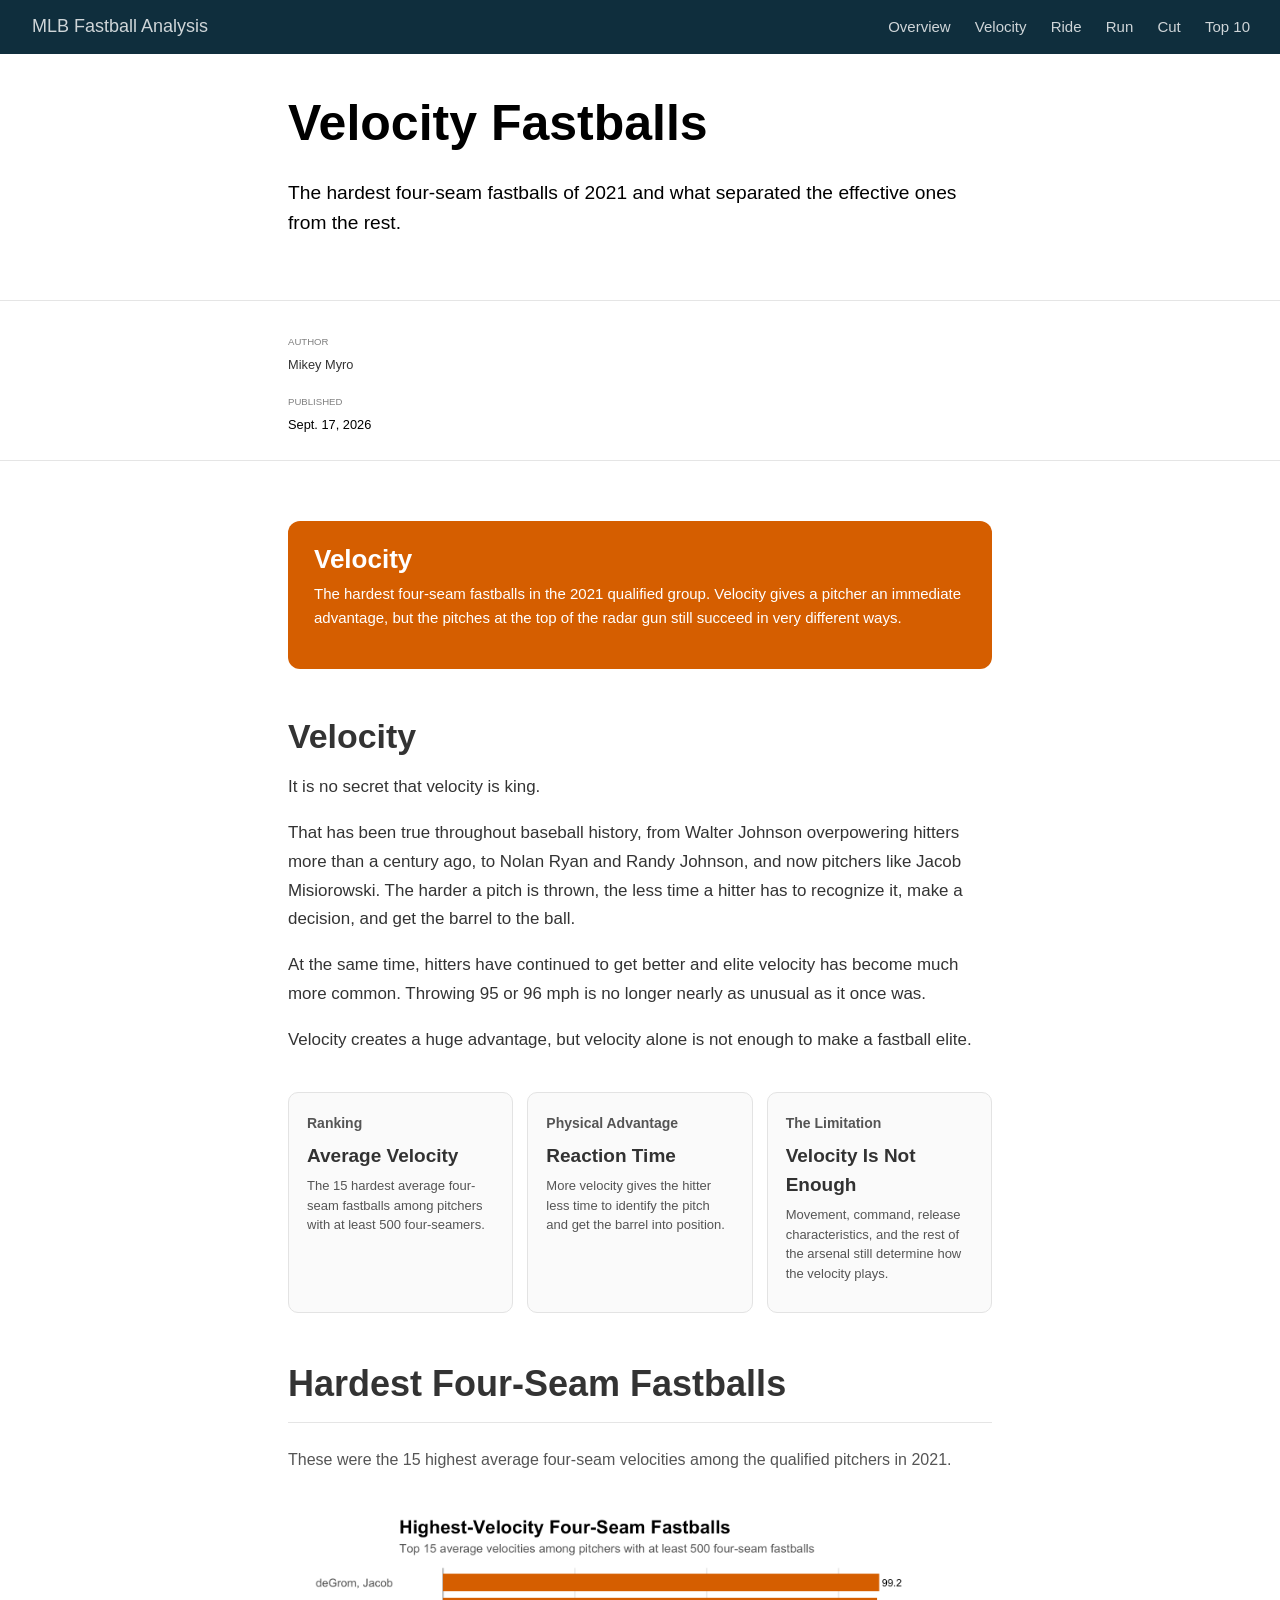
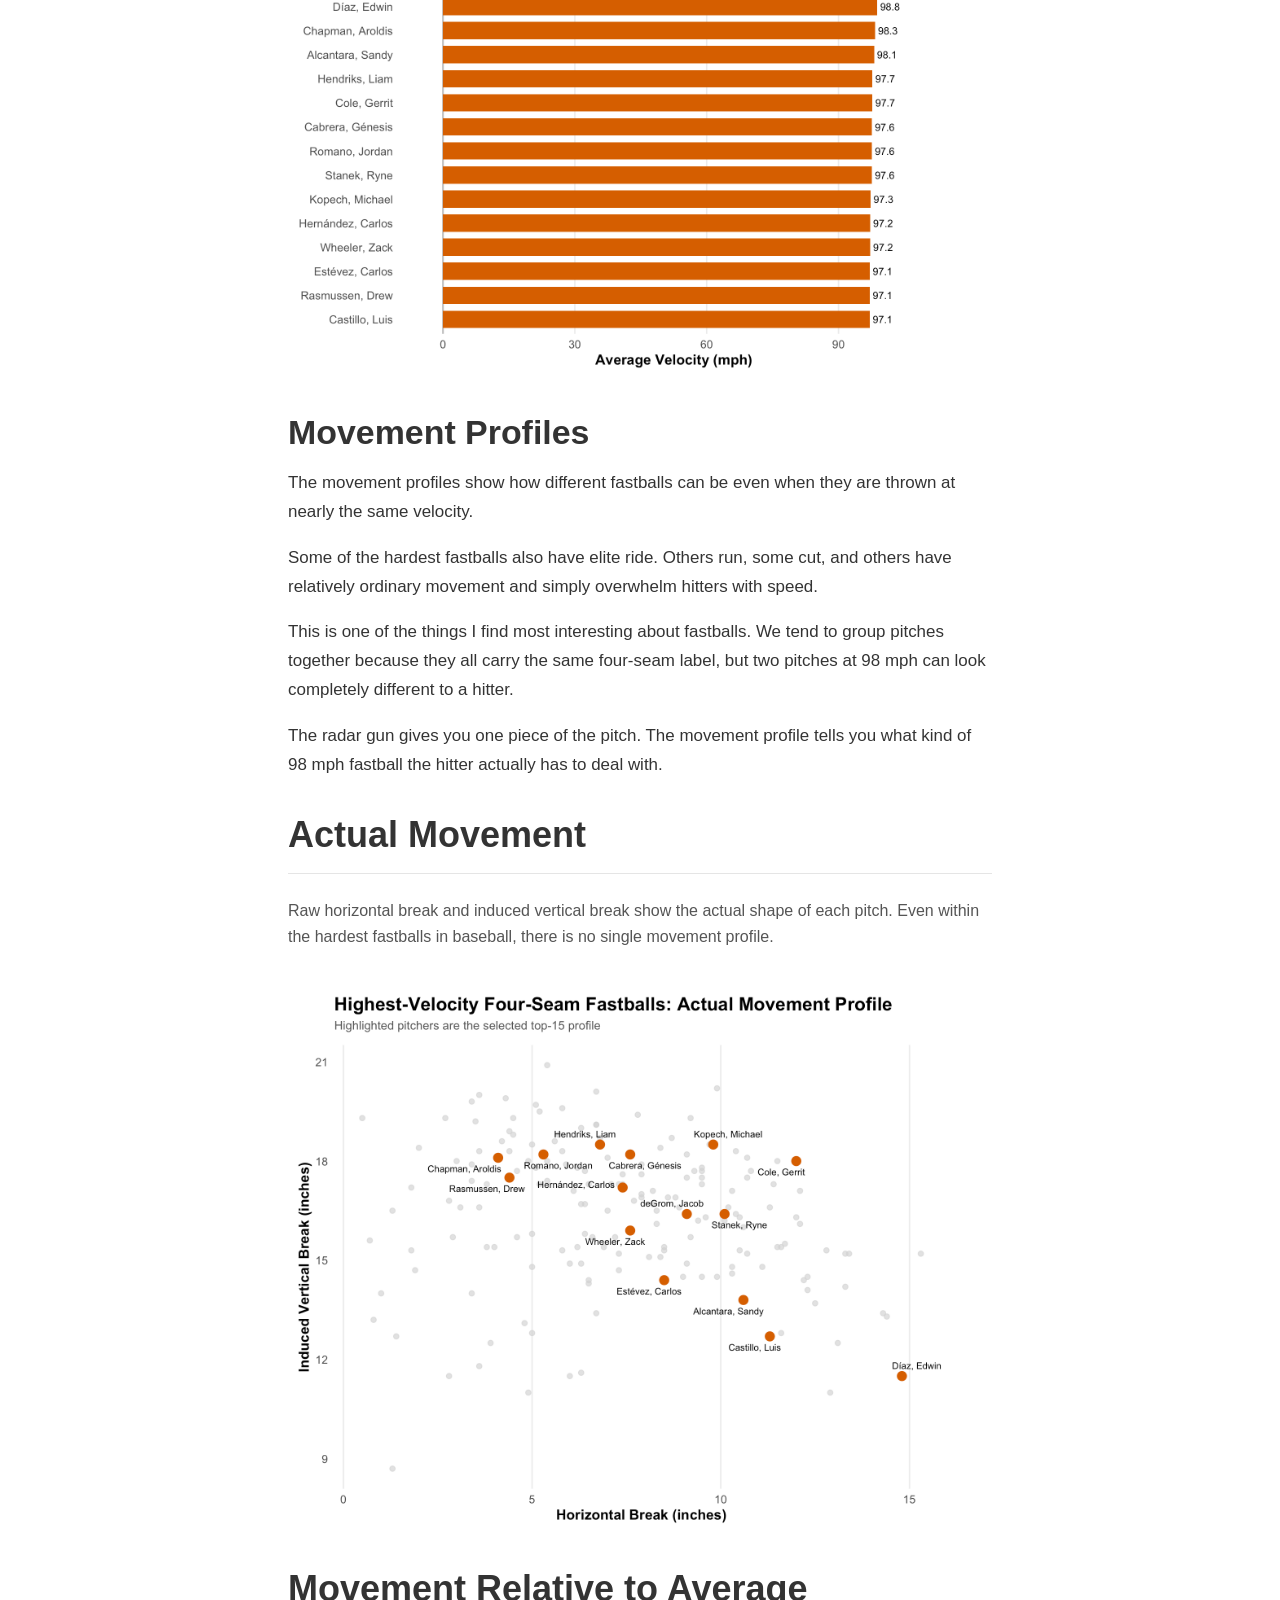
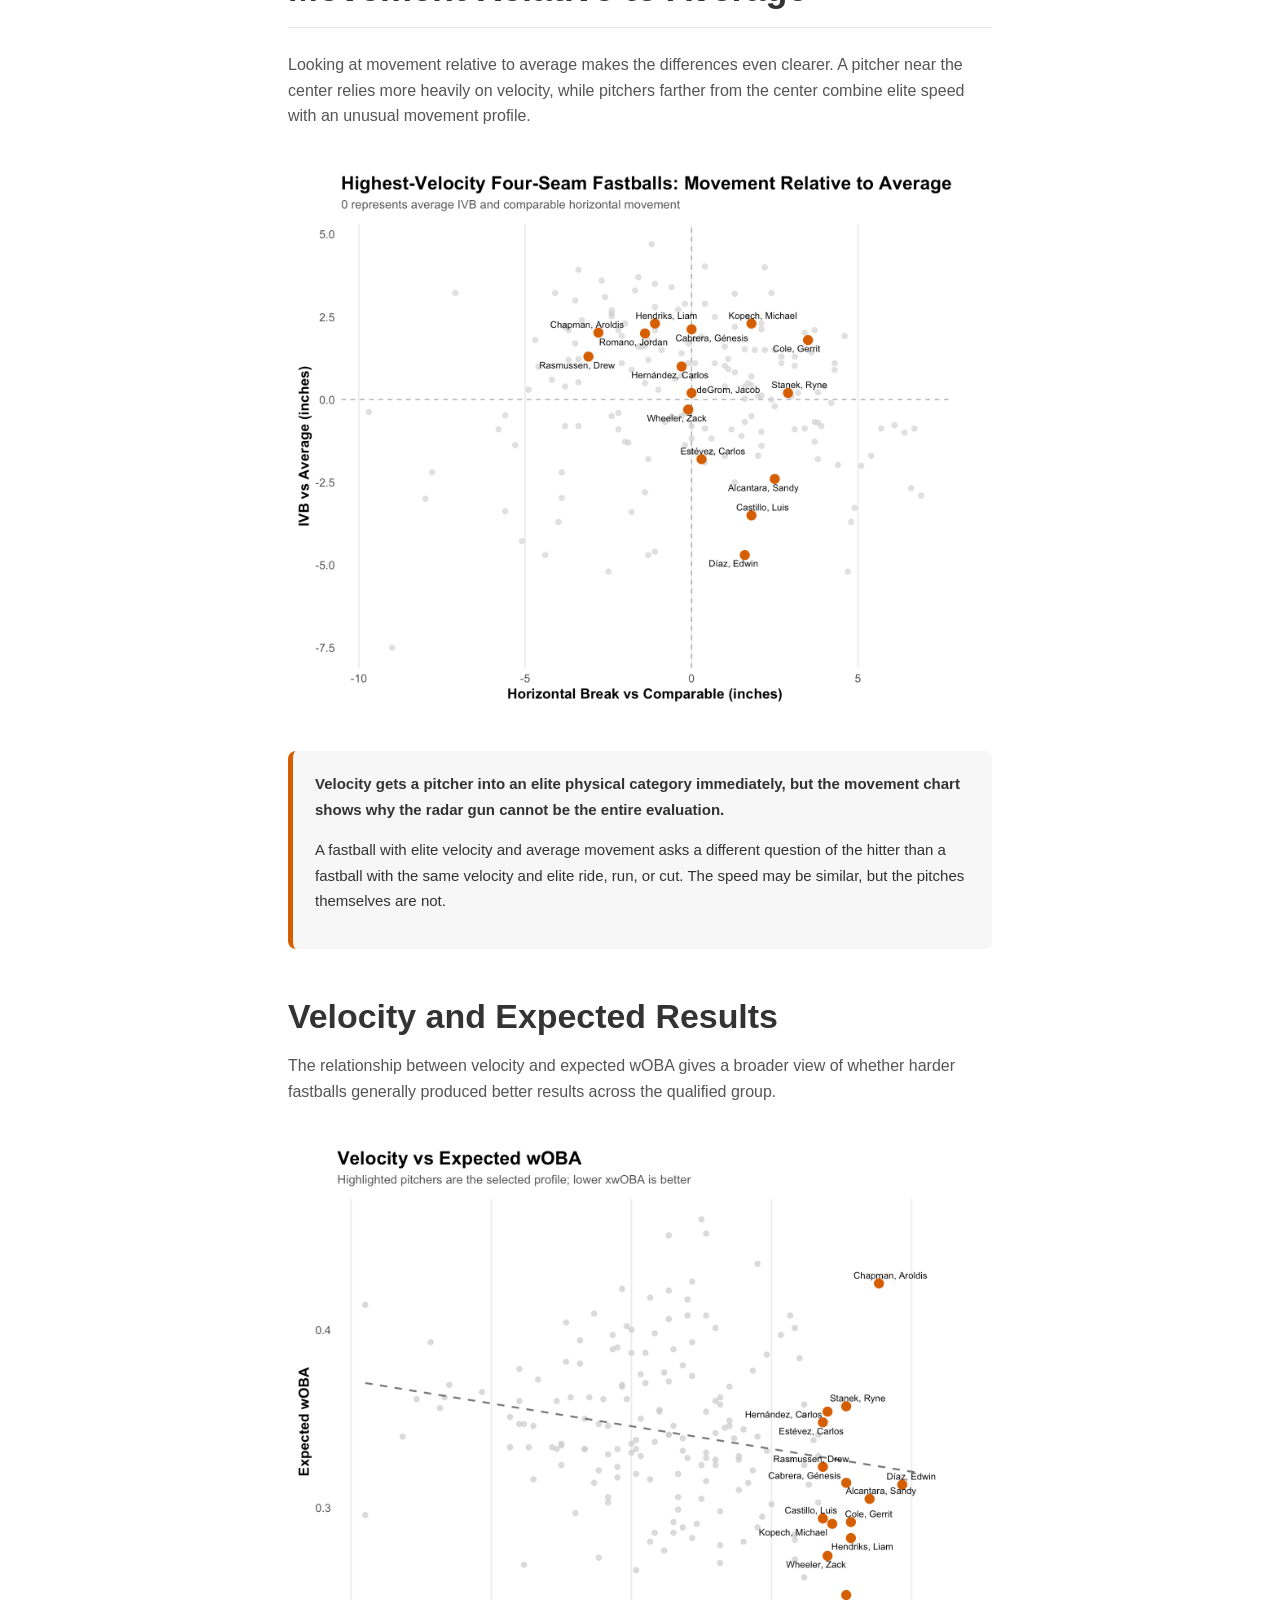
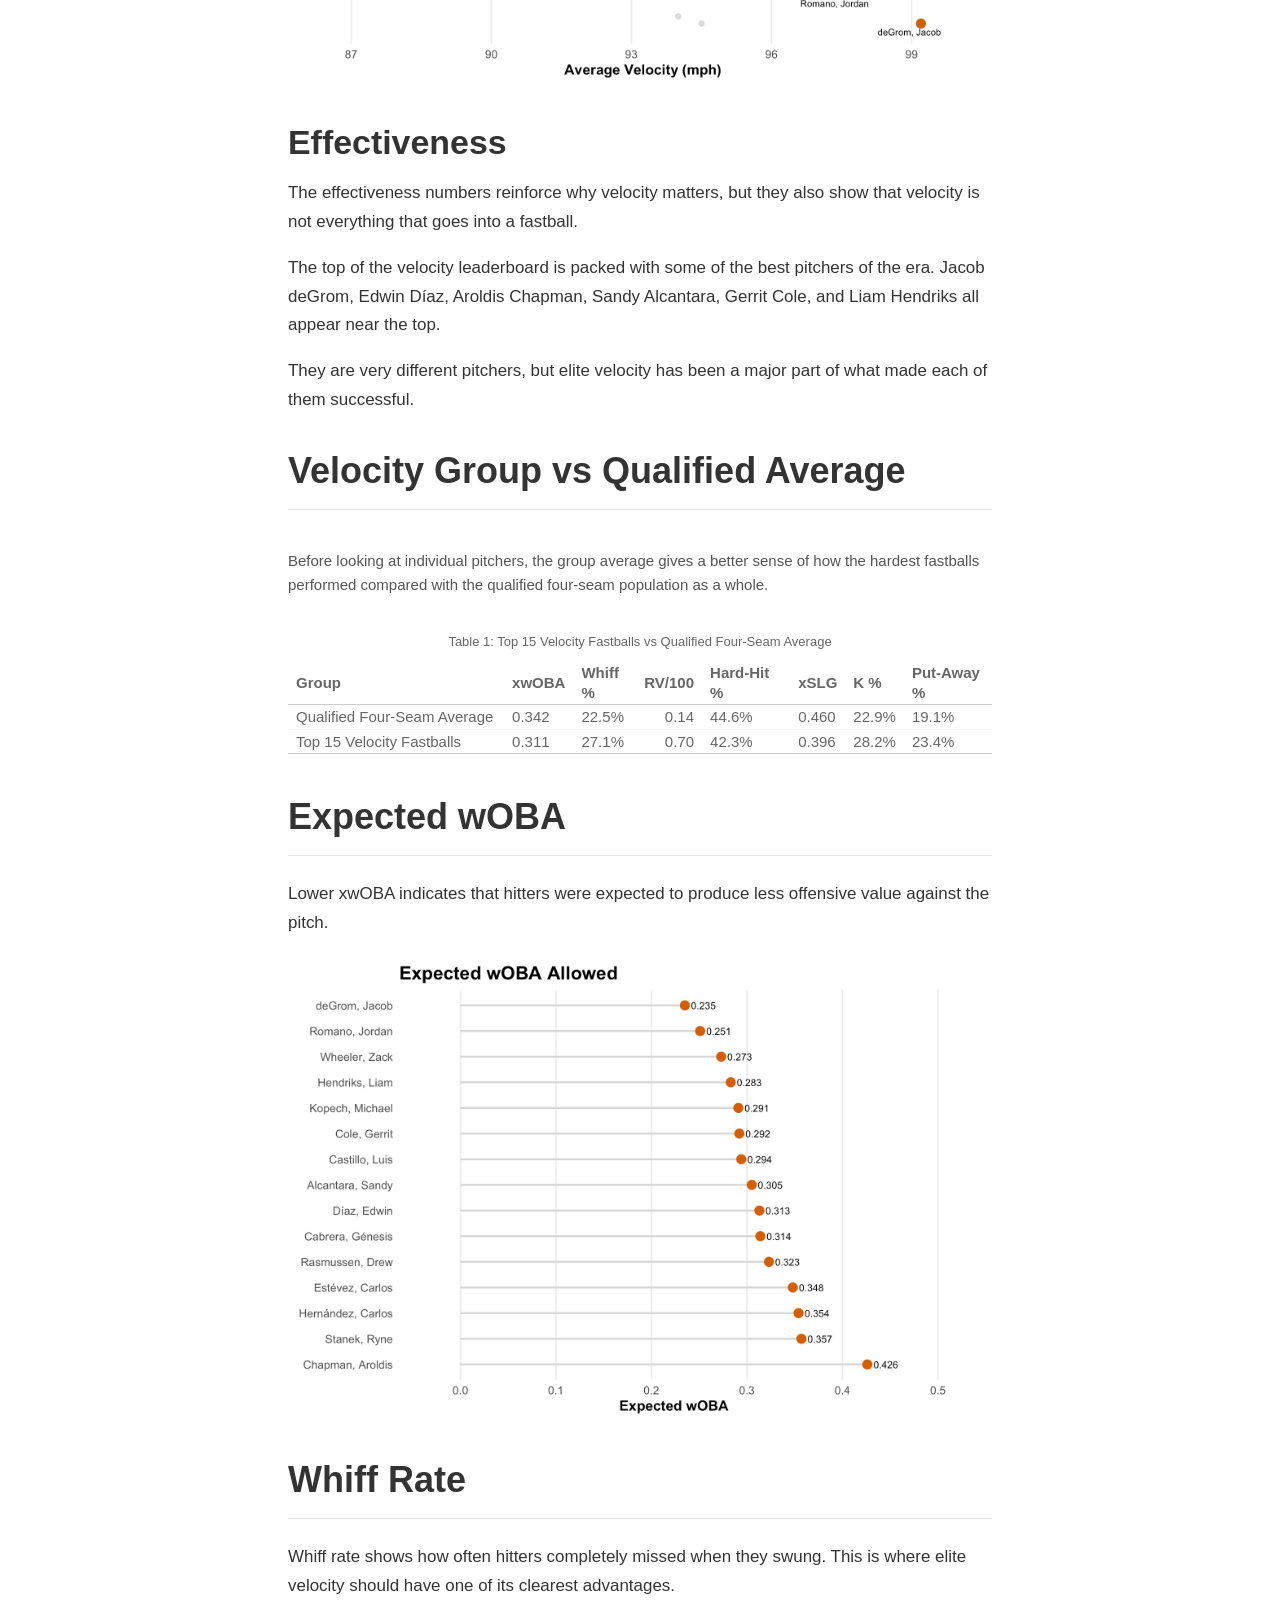
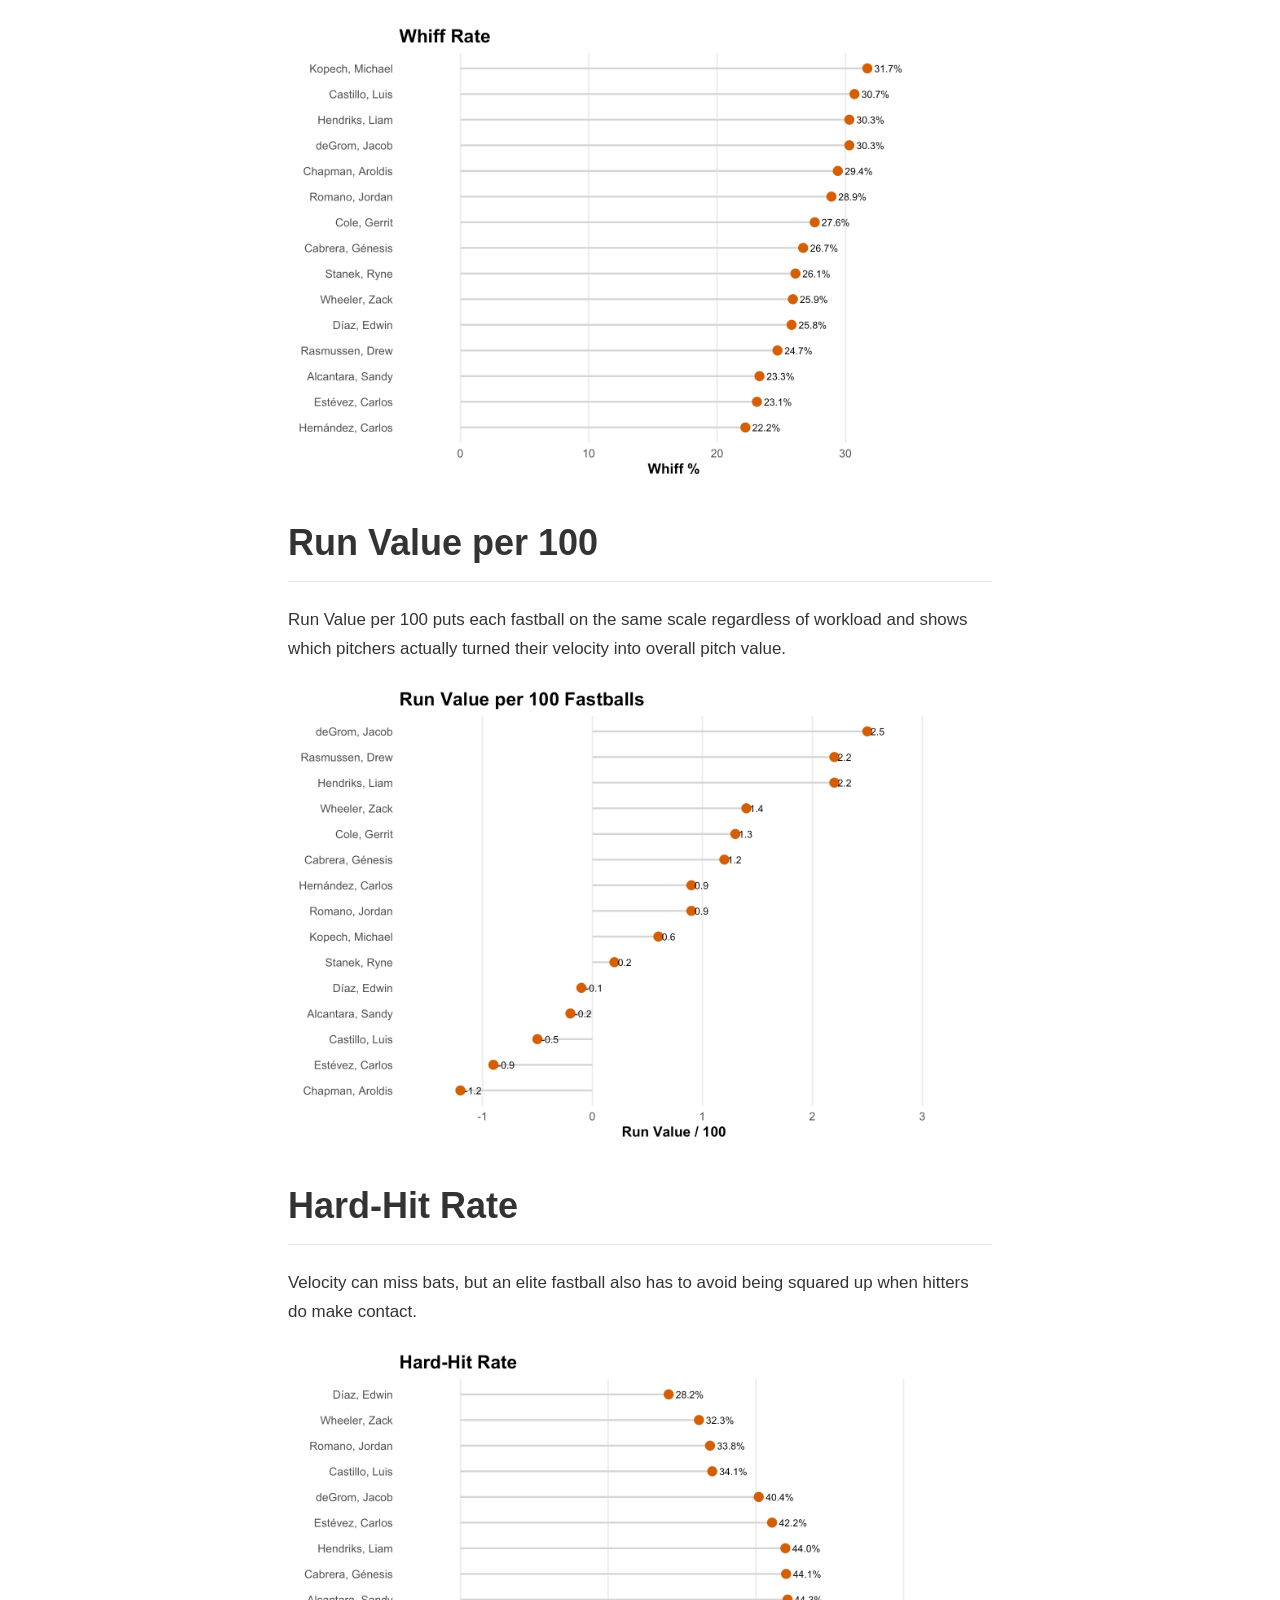
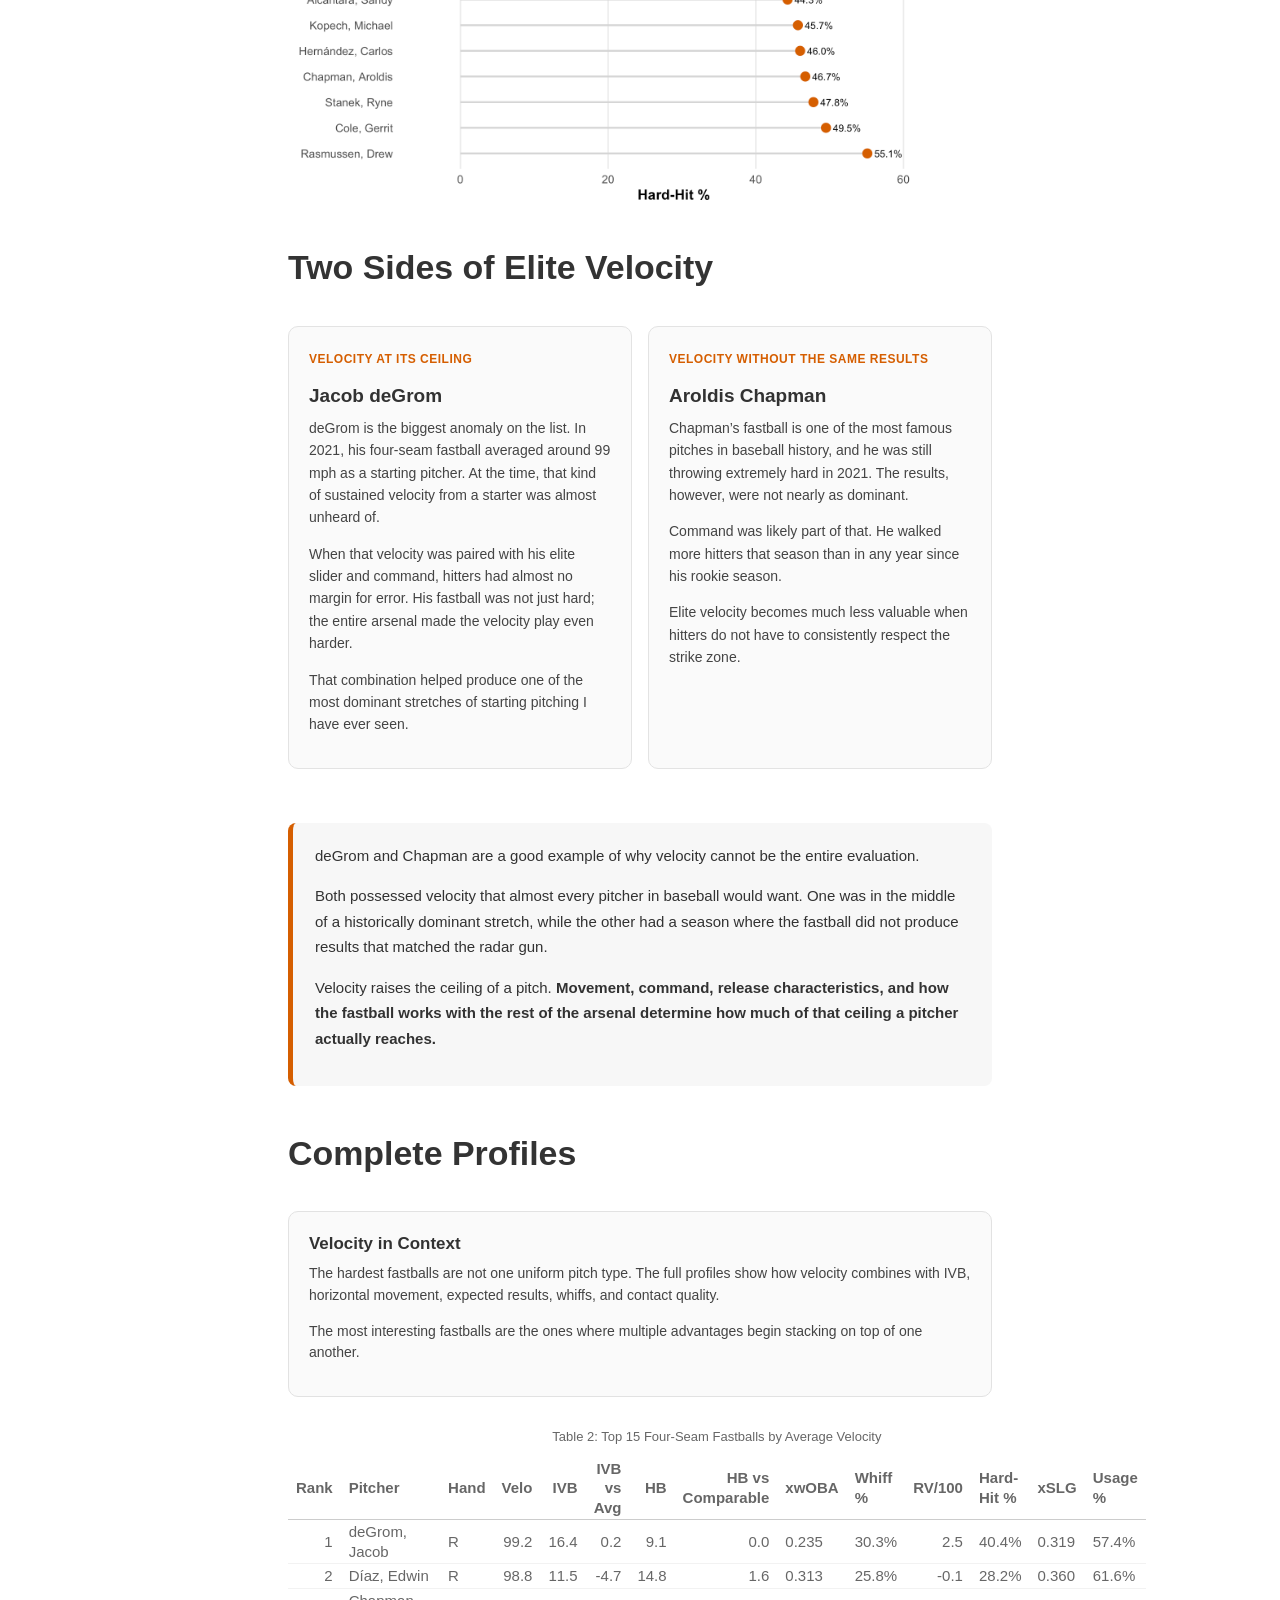
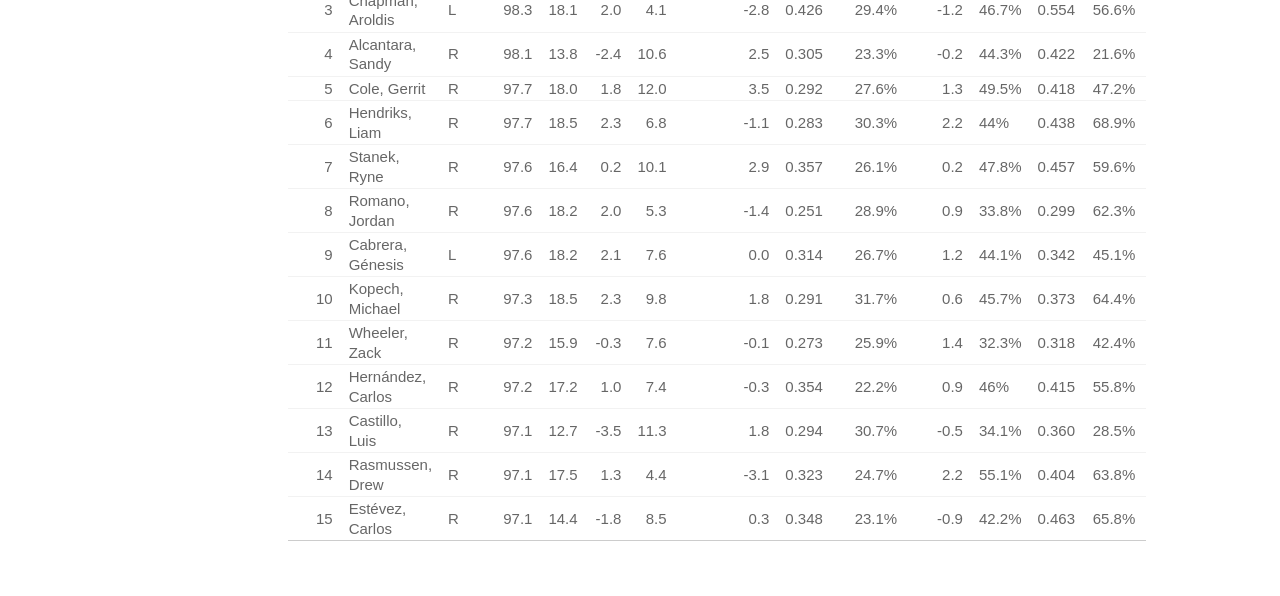
<file: docs/Velocity.html>
<!DOCTYPE html>

<html xmlns="http://www.w3.org/1999/xhtml" lang="" xml:lang="">

<head>
  <meta charset="utf-8"/>
  <meta name="viewport" content="width=device-width, initial-scale=1"/>
  <meta http-equiv="X-UA-Compatible" content="IE=Edge,chrome=1"/>
  <meta name="generator" content="distill" />

  <style type="text/css">
  /* Hide doc at startup (prevent jankiness while JS renders/transforms) */
  body {
    visibility: hidden;
  }
  </style>

 <!--radix_placeholder_import_source-->
 <!--/radix_placeholder_import_source-->

<style type="text/css">code{white-space: pre;}</style>
<style type="text/css" data-origin="pandoc">
pre > code.sourceCode { white-space: pre; position: relative; }
pre > code.sourceCode > span { display: inline-block; line-height: 1.25; }
pre > code.sourceCode > span:empty { height: 1.2em; }
.sourceCode { overflow: visible; }
code.sourceCode > span { color: inherit; text-decoration: inherit; }
div.sourceCode { margin: 1em 0; }
pre.sourceCode { margin: 0; }
@media screen {
div.sourceCode { overflow: auto; }
}
@media print {
pre > code.sourceCode { white-space: pre-wrap; }
pre > code.sourceCode > span { text-indent: -5em; padding-left: 5em; }
}
pre.numberSource code
  { counter-reset: source-line 0; }
pre.numberSource code > span
  { position: relative; left: -4em; counter-increment: source-line; }
pre.numberSource code > span > a:first-child::before
  { content: counter(source-line);
    position: relative; left: -1em; text-align: right; vertical-align: baseline;
    border: none; display: inline-block;
    -webkit-touch-callout: none; -webkit-user-select: none;
    -khtml-user-select: none; -moz-user-select: none;
    -ms-user-select: none; user-select: none;
    padding: 0 4px; width: 4em;
    color: #aaaaaa;
  }
pre.numberSource { margin-left: 3em; border-left: 1px solid #aaaaaa;  padding-left: 4px; }
div.sourceCode
  { color: #00769e; background-color: #f1f3f5; }
@media screen {
pre > code.sourceCode > span > a:first-child::before { text-decoration: underline; }
}
code span { color: #00769e; } /* Normal */
code span.al { color: #ad0000; } /* Alert */
code span.an { color: #5e5e5e; } /* Annotation */
code span.at { color: #657422; } /* Attribute */
code span.bn { color: #ad0000; } /* BaseN */
code span.bu { } /* BuiltIn */
code span.cf { color: #00769e; } /* ControlFlow */
code span.ch { color: #20794d; } /* Char */
code span.cn { color: #8f5902; } /* Constant */
code span.co { color: #5e5e5e; } /* Comment */
code span.cv { color: #5e5e5e; font-style: italic; } /* CommentVar */
code span.do { color: #5e5e5e; font-style: italic; } /* Documentation */
code span.dt { color: #ad0000; } /* DataType */
code span.dv { color: #ad0000; } /* DecVal */
code span.er { color: #ad0000; } /* Error */
code span.ex { } /* Extension */
code span.fl { color: #ad0000; } /* Float */
code span.fu { color: #4758ab; } /* Function */
code span.im { } /* Import */
code span.in { color: #5e5e5e; } /* Information */
code span.kw { color: #00769e; } /* Keyword */
code span.op { color: #5e5e5e; } /* Operator */
code span.ot { color: #00769e; } /* Other */
code span.pp { color: #ad0000; } /* Preprocessor */
code span.sc { color: #5e5e5e; } /* SpecialChar */
code span.ss { color: #20794d; } /* SpecialString */
code span.st { color: #20794d; } /* String */
code span.va { color: #111111; } /* Variable */
code span.vs { color: #20794d; } /* VerbatimString */
code span.wa { color: #5e5e5e; font-style: italic; } /* Warning */
</style>


  <!--radix_placeholder_meta_tags-->
  <title>MLB Fastball Analysis: Velocity Fastballs</title>

  <meta property="description" itemprop="description" content="The hardest four-seam fastballs of 2021 and what separated the effective ones from the rest."/>


  <!--  https://schema.org/Article -->
  <meta property="article:published" itemprop="datePublished" content="2026-09-17"/>
  <meta property="article:created" itemprop="dateCreated" content="2026-09-17"/>
  <meta name="article:author" content="Mikey Myro"/>

  <!--  https://developers.facebook.com/docs/sharing/webmasters#markup -->
  <meta property="og:title" content="MLB Fastball Analysis: Velocity Fastballs"/>
  <meta property="og:type" content="article"/>
  <meta property="og:description" content="The hardest four-seam fastballs of 2021 and what separated the effective ones from the rest."/>
  <meta property="og:locale" content="en_US"/>
  <meta property="og:site_name" content="MLB Fastball Analysis"/>

  <!--  https://dev.twitter.com/cards/types/summary -->
  <meta property="twitter:card" content="summary"/>
  <meta property="twitter:title" content="MLB Fastball Analysis: Velocity Fastballs"/>
  <meta property="twitter:description" content="The hardest four-seam fastballs of 2021 and what separated the effective ones from the rest."/>

  <!--/radix_placeholder_meta_tags-->
  <!--radix_placeholder_rmarkdown_metadata-->

  <script type="text/json" id="radix-rmarkdown-metadata">
  {"type":"list","attributes":{"names":{"type":"character","attributes":{},"value":["title","description","author","date","output"]}},"value":[{"type":"character","attributes":{},"value":["Velocity Fastballs"]},{"type":"character","attributes":{},"value":["The hardest four-seam fastballs of 2021 and what separated the effective ones from the rest.\n"]},{"type":"list","attributes":{},"value":[{"type":"list","attributes":{"names":{"type":"character","attributes":{},"value":["name"]}},"value":[{"type":"character","attributes":{},"value":["Mikey Myro"]}]}]},{"type":"character","attributes":{},"value":["2026-09-17"]},{"type":"list","attributes":{"names":{"type":"character","attributes":{},"value":["distill::distill_article"]}},"value":[{"type":"list","attributes":{"names":{"type":"character","attributes":{},"value":["css"]}},"value":[{"type":"character","attributes":{},"value":["fastball_style.css"]}]}]}]}
  </script>
  <!--/radix_placeholder_rmarkdown_metadata-->
  <!--radix_placeholder_navigation_in_header-->
  <meta name="distill:offset" content=""/>

  <script type="application/javascript">

    window.headroom_prevent_pin = false;

    window.document.addEventListener("DOMContentLoaded", function (event) {

      // initialize headroom for banner
      var header = $('header').get(0);
      var headerHeight = header.offsetHeight;
      var headroom = new Headroom(header, {
        tolerance: 5,
        onPin : function() {
          if (window.headroom_prevent_pin) {
            window.headroom_prevent_pin = false;
            headroom.unpin();
          }
        }
      });
      headroom.init();
      if(window.location.hash)
        headroom.unpin();
      $(header).addClass('headroom--transition');

      // offset scroll location for banner on hash change
      // (see: https://github.com/WickyNilliams/headroom.js/issues/38)
      window.addEventListener("hashchange", function(event) {
        window.scrollTo(0, window.pageYOffset - (headerHeight + 25));
      });

      // responsive menu
      $('.distill-site-header').each(function(i, val) {
        var topnav = $(this);
        var toggle = topnav.find('.nav-toggle');
        toggle.on('click', function() {
          topnav.toggleClass('responsive');
        });
      });

      // nav dropdowns
      $('.nav-dropbtn').click(function(e) {
        $(this).next('.nav-dropdown-content').toggleClass('nav-dropdown-active');
        $(this).parent().siblings('.nav-dropdown')
           .children('.nav-dropdown-content').removeClass('nav-dropdown-active');
      });
      $("body").click(function(e){
        $('.nav-dropdown-content').removeClass('nav-dropdown-active');
      });
      $(".nav-dropdown").click(function(e){
        e.stopPropagation();
      });
    });
  </script>

  <style type="text/css">

  /* Theme (user-documented overrideables for nav appearance) */

  .distill-site-nav {
    color: rgba(255, 255, 255, 0.8);
    background-color: #0F2E3D;
    font-size: 15px;
    font-weight: 300;
  }

  .distill-site-nav a {
    color: inherit;
    text-decoration: none;
  }

  .distill-site-nav a:hover {
    color: white;
  }

  @media print {
    .distill-site-nav {
      display: none;
    }
  }

  .distill-site-header {

  }

  .distill-site-footer {

  }


  /* Site Header */

  .distill-site-header {
    width: 100%;
    box-sizing: border-box;
    z-index: 3;
  }

  .distill-site-header .nav-left {
    display: inline-block;
    margin-left: 8px;
  }

  @media screen and (max-width: 768px) {
    .distill-site-header .nav-left {
      margin-left: 0;
    }
  }


  .distill-site-header .nav-right {
    float: right;
    margin-right: 8px;
  }

  .distill-site-header a,
  .distill-site-header .title {
    display: inline-block;
    text-align: center;
    padding: 14px 10px 14px 10px;
  }

  .distill-site-header .title {
    font-size: 18px;
    min-width: 150px;
  }

  .distill-site-header .logo {
    padding: 0;
  }

  .distill-site-header .logo img {
    display: none;
    max-height: 20px;
    width: auto;
    margin-bottom: -4px;
  }

  .distill-site-header .nav-image img {
    max-height: 18px;
    width: auto;
    display: inline-block;
    margin-bottom: -3px;
  }



  @media screen and (min-width: 1000px) {
    .distill-site-header .logo img {
      display: inline-block;
    }
    .distill-site-header .nav-left {
      margin-left: 20px;
    }
    .distill-site-header .nav-right {
      margin-right: 20px;
    }
    .distill-site-header .title {
      padding-left: 12px;
    }
  }


  .distill-site-header .nav-toggle {
    display: none;
  }

  .nav-dropdown {
    display: inline-block;
    position: relative;
  }

  .nav-dropdown .nav-dropbtn {
    border: none;
    outline: none;
    color: rgba(255, 255, 255, 0.8);
    padding: 16px 10px;
    background-color: transparent;
    font-family: inherit;
    font-size: inherit;
    font-weight: inherit;
    margin: 0;
    margin-top: 1px;
    z-index: 2;
  }

  .nav-dropdown-content {
    display: none;
    position: absolute;
    background-color: white;
    min-width: 200px;
    border: 1px solid rgba(0,0,0,0.15);
    border-radius: 4px;
    box-shadow: 0px 8px 16px 0px rgba(0,0,0,0.1);
    z-index: 1;
    margin-top: 2px;
    white-space: nowrap;
    padding-top: 4px;
    padding-bottom: 4px;
  }

  .nav-dropdown-content hr {
    margin-top: 4px;
    margin-bottom: 4px;
    border: none;
    border-bottom: 1px solid rgba(0, 0, 0, 0.1);
  }

  .nav-dropdown-active {
    display: block;
  }

  .nav-dropdown-content a, .nav-dropdown-content .nav-dropdown-header {
    color: black;
    padding: 6px 24px;
    text-decoration: none;
    display: block;
    text-align: left;
  }

  .nav-dropdown-content .nav-dropdown-header {
    display: block;
    padding: 5px 24px;
    padding-bottom: 0;
    text-transform: uppercase;
    font-size: 14px;
    color: #999999;
    white-space: nowrap;
  }

  .nav-dropdown:hover .nav-dropbtn {
    color: white;
  }

  .nav-dropdown-content a:hover {
    background-color: #ddd;
    color: black;
  }

  .nav-right .nav-dropdown-content {
    margin-left: -45%;
    right: 0;
  }

  @media screen and (max-width: 768px) {
    .distill-site-header a, .distill-site-header .nav-dropdown  {display: none;}
    .distill-site-header a.nav-toggle {
      float: right;
      display: block;
    }
    .distill-site-header .title {
      margin-left: 0;
    }
    .distill-site-header .nav-right {
      margin-right: 0;
    }
    .distill-site-header {
      overflow: hidden;
    }
    .nav-right .nav-dropdown-content {
      margin-left: 0;
    }
  }


  @media screen and (max-width: 768px) {
    .distill-site-header.responsive {position: relative; min-height: 500px; }
    .distill-site-header.responsive a.nav-toggle {
      position: absolute;
      right: 0;
      top: 0;
    }
    .distill-site-header.responsive a,
    .distill-site-header.responsive .nav-dropdown {
      display: block;
      text-align: left;
    }
    .distill-site-header.responsive .nav-left,
    .distill-site-header.responsive .nav-right {
      width: 100%;
    }
    .distill-site-header.responsive .nav-dropdown {float: none;}
    .distill-site-header.responsive .nav-dropdown-content {position: relative;}
    .distill-site-header.responsive .nav-dropdown .nav-dropbtn {
      display: block;
      width: 100%;
      text-align: left;
    }
  }

  /* Site Footer */

  .distill-site-footer {
    width: 100%;
    overflow: hidden;
    box-sizing: border-box;
    z-index: 3;
    margin-top: 30px;
    padding-top: 30px;
    padding-bottom: 30px;
    text-align: center;
  }

  /* Headroom */

  d-title {
    padding-top: 6rem;
  }

  @media print {
    d-title {
      padding-top: 4rem;
    }
  }

  .headroom {
    z-index: 1000;
    position: fixed;
    top: 0;
    left: 0;
    right: 0;
  }

  .headroom--transition {
    transition: all .4s ease-in-out;
  }

  .headroom--unpinned {
    top: -100px;
  }

  .headroom--pinned {
    top: 0;
  }

  /* adjust viewport for navbar height */
  /* helps vertically center bootstrap (non-distill) content */
  .min-vh-100 {
    min-height: calc(100vh - 100px) !important;
  }

  </style>

  <script src="site_libs/jquery-3.6.0/jquery-3.6.0.min.js"></script>
  <link href="site_libs/font-awesome-6.5.2/css/all.min.css" rel="stylesheet"/>
  <link href="site_libs/font-awesome-6.5.2/css/v4-shims.min.css" rel="stylesheet"/>
  <script src="site_libs/headroom-0.9.4/headroom.min.js"></script>
  <script src="site_libs/autocomplete-0.37.1/autocomplete.min.js"></script>
  <script src="site_libs/fuse-6.4.1/fuse.min.js"></script>

  <script type="application/javascript">

  function getMeta(metaName) {
    var metas = document.getElementsByTagName('meta');
    for (let i = 0; i < metas.length; i++) {
      if (metas[i].getAttribute('name') === metaName) {
        return metas[i].getAttribute('content');
      }
    }
    return '';
  }

  function offsetURL(url) {
    var offset = getMeta('distill:offset');
    return offset ? offset + '/' + url : url;
  }

  function createFuseIndex() {

    // create fuse index
    var options = {
      keys: [
        { name: 'title', weight: 20 },
        { name: 'categories', weight: 15 },
        { name: 'description', weight: 10 },
        { name: 'contents', weight: 5 },
      ],
      ignoreLocation: true,
      threshold: 0
    };
    var fuse = new window.Fuse([], options);

    // fetch the main search.json
    return fetch(offsetURL('search.json'))
      .then(function(response) {
        if (response.status == 200) {
          return response.json().then(function(json) {
            // index main articles
            json.articles.forEach(function(article) {
              fuse.add(article);
            });
            // download collections and index their articles
            return Promise.all(json.collections.map(function(collection) {
              return fetch(offsetURL(collection)).then(function(response) {
                if (response.status === 200) {
                  return response.json().then(function(articles) {
                    articles.forEach(function(article) {
                      fuse.add(article);
                    });
                  })
                } else {
                  return Promise.reject(
                    new Error('Unexpected status from search index request: ' +
                              response.status)
                  );
                }
              });
            })).then(function() {
              return fuse;
            });
          });

        } else {
          return Promise.reject(
            new Error('Unexpected status from search index request: ' +
                        response.status)
          );
        }
      });
  }

  window.document.addEventListener("DOMContentLoaded", function (event) {

    // get search element (bail if we don't have one)
    var searchEl = window.document.getElementById('distill-search');
    if (!searchEl)
      return;

    createFuseIndex()
      .then(function(fuse) {

        // make search box visible
        searchEl.classList.remove('hidden');

        // initialize autocomplete
        var options = {
          autoselect: true,
          hint: false,
          minLength: 2,
        };
        window.autocomplete(searchEl, options, [{
          source: function(query, callback) {
            const searchOptions = {
              isCaseSensitive: false,
              shouldSort: true,
              minMatchCharLength: 2,
              limit: 10,
            };
            var results = fuse.search(query, searchOptions);
            callback(results
              .map(function(result) { return result.item; })
            );
          },
          templates: {
            suggestion: function(suggestion) {
              var img = suggestion.preview && Object.keys(suggestion.preview).length > 0
                ? `<img src="${offsetURL(suggestion.preview)}"</img>`
                : '';
              var html = `
                <div class="search-item">
                  <h3>${suggestion.title}</h3>
                  <div class="search-item-description">
                    ${suggestion.description || ''}
                  </div>
                  <div class="search-item-preview">
                    ${img}
                  </div>
                </div>
              `;
              return html;
            }
          }
        }]).on('autocomplete:selected', function(event, suggestion) {
          window.location.href = offsetURL(suggestion.path);
        });
        // remove inline display style on autocompleter (we want to
        // manage responsive display via css)
        $('.algolia-autocomplete').css("display", "");
      })
      .catch(function(error) {
        console.log(error);
      });

  });

  </script>

  <style type="text/css">

  .nav-search {
    font-size: x-small;
  }

  /* Algolioa Autocomplete */

  .algolia-autocomplete {
    display: inline-block;
    margin-left: 10px;
    vertical-align: sub;
    background-color: white;
    color: black;
    padding: 6px;
    padding-top: 8px;
    padding-bottom: 0;
    border-radius: 6px;
    border: 1px #0F2E3D solid;
    width: 180px;
  }


  @media screen and (max-width: 768px) {
    .distill-site-nav .algolia-autocomplete {
      display: none;
      visibility: hidden;
    }
    .distill-site-nav.responsive .algolia-autocomplete {
      display: inline-block;
      visibility: visible;
    }
    .distill-site-nav.responsive .algolia-autocomplete .aa-dropdown-menu {
      margin-left: 0;
      width: 400px;
      max-height: 400px;
    }
  }

  .algolia-autocomplete .aa-input, .algolia-autocomplete .aa-hint {
    width: 90%;
    outline: none;
    border: none;
  }

  .algolia-autocomplete .aa-hint {
    color: #999;
  }
  .algolia-autocomplete .aa-dropdown-menu {
    width: 550px;
    max-height: 70vh;
    overflow-x: visible;
    overflow-y: scroll;
    padding: 5px;
    margin-top: 3px;
    margin-left: -150px;
    background-color: #fff;
    border-radius: 5px;
    border: 1px solid #999;
    border-top: none;
  }

  .algolia-autocomplete .aa-dropdown-menu .aa-suggestion {
    cursor: pointer;
    padding: 5px 4px;
    border-bottom: 1px solid #eee;
  }

  .algolia-autocomplete .aa-dropdown-menu .aa-suggestion:last-of-type {
    border-bottom: none;
    margin-bottom: 2px;
  }

  .algolia-autocomplete .aa-dropdown-menu .aa-suggestion .search-item {
    overflow: hidden;
    font-size: 0.8em;
    line-height: 1.4em;
  }

  .algolia-autocomplete .aa-dropdown-menu .aa-suggestion .search-item h3 {
    font-size: 1rem;
    margin-block-start: 0;
    margin-block-end: 5px;
  }

  .algolia-autocomplete .aa-dropdown-menu .aa-suggestion .search-item-description {
    display: inline-block;
    overflow: hidden;
    height: 2.8em;
    width: 80%;
    margin-right: 4%;
  }

  .algolia-autocomplete .aa-dropdown-menu .aa-suggestion .search-item-preview {
    display: inline-block;
    width: 15%;
  }

  .algolia-autocomplete .aa-dropdown-menu .aa-suggestion .search-item-preview img {
    height: 3em;
    width: auto;
    display: none;
  }

  .algolia-autocomplete .aa-dropdown-menu .aa-suggestion .search-item-preview img[src] {
    display: initial;
  }

  .algolia-autocomplete .aa-dropdown-menu .aa-suggestion.aa-cursor {
    background-color: #eee;
  }
  .algolia-autocomplete .aa-dropdown-menu .aa-suggestion em {
    font-weight: bold;
    font-style: normal;
  }

  </style>


  <!--/radix_placeholder_navigation_in_header-->
  <!--radix_placeholder_distill-->

  <style type="text/css">

  body {
    background-color: white;
  }

  .pandoc-table {
    width: 100%;
  }

  .pandoc-table>caption {
    margin-bottom: 10px;
  }

  .pandoc-table th:not([align]) {
    text-align: left;
  }

  .pagedtable-footer {
    font-size: 15px;
  }

  d-byline .byline {
    grid-template-columns: 2fr 2fr;
  }

  d-byline .byline h3 {
    margin-block-start: 1.5em;
  }

  d-byline .byline .authors-affiliations h3 {
    margin-block-start: 0.5em;
  }

  .authors-affiliations .orcid-id {
    width: 16px;
    height:16px;
    margin-left: 4px;
    margin-right: 4px;
    vertical-align: middle;
    padding-bottom: 2px;
  }

  d-title .dt-tags {
    margin-top: 1em;
    grid-column: text;
  }

  .dt-tags .dt-tag {
    text-decoration: none;
    display: inline-block;
    color: rgba(0,0,0,0.6);
    padding: 0em 0.4em;
    margin-right: 0.5em;
    margin-bottom: 0.4em;
    font-size: 70%;
    border: 1px solid rgba(0,0,0,0.2);
    border-radius: 3px;
    text-transform: uppercase;
    font-weight: 500;
  }

  d-article table.gt_table td,
  d-article table.gt_table th {
    border-bottom: none;
    font-size: 100%;
  }

  .html-widget {
    margin-bottom: 2.0em;
  }

  .l-screen-inset {
    padding-right: 16px;
  }

  .l-screen .caption {
    margin-left: 10px;
  }

  .shaded {
    background: rgb(247, 247, 247);
    padding-top: 20px;
    padding-bottom: 20px;
    border-top: 1px solid rgba(0, 0, 0, 0.1);
    border-bottom: 1px solid rgba(0, 0, 0, 0.1);
  }

  .shaded .html-widget {
    margin-bottom: 0;
    border: 1px solid rgba(0, 0, 0, 0.1);
  }

  .shaded .shaded-content {
    background: white;
  }

  .text-output {
    margin-top: 0;
    line-height: 1.5em;
  }

  .hidden {
    display: none !important;
  }

  hr.section-separator {
    border: none;
    border-top: 1px solid rgba(0, 0, 0, 0.1);
    margin: 0px;
  }


  d-byline {
    border-top: none;
  }

  d-article {
    padding-top: 2.5rem;
    padding-bottom: 30px;
    border-top: none;
  }

  d-appendix {
    padding-top: 30px;
  }

  d-article>p>img {
    width: 100%;
  }

  d-article h2 {
    margin: 1rem 0 1.5rem 0;
  }

  d-article h3 {
    margin-top: 1.5rem;
  }

  d-article iframe {
    border: 1px solid rgba(0, 0, 0, 0.1);
    margin-bottom: 2.0em;
    width: 100%;
  }

  /* Tweak code blocks */

  d-article div.sourceCode code,
  d-article pre code {
    font-family: Consolas, Monaco, 'Andale Mono', 'Ubuntu Mono', monospace;
  }

  d-article pre,
  d-article div.sourceCode,
  d-article div.sourceCode pre {
    overflow: auto;
  }

  d-article div.sourceCode {
    background-color: white;
  }

  d-article div.sourceCode pre {
    padding-left: 10px;
    font-size: 12px;
    border-left: 2px solid rgba(0,0,0,0.1);
  }

  d-article pre {
    font-size: 12px;
    color: black;
    background: none;
    margin-top: 0;
    text-align: left;
    white-space: pre;
    word-spacing: normal;
    word-break: normal;
    word-wrap: normal;
    line-height: 1.5;

    -moz-tab-size: 4;
    -o-tab-size: 4;
    tab-size: 4;

    -webkit-hyphens: none;
    -moz-hyphens: none;
    -ms-hyphens: none;
    hyphens: none;
  }

  d-article pre a {
    border-bottom: none;
  }

  d-article pre a:hover {
    border-bottom: none;
    text-decoration: underline;
  }

  d-article details {
    grid-column: text;
    margin-bottom: 0.8em;
  }

  @media(min-width: 768px) {

  d-article pre,
  d-article div.sourceCode,
  d-article div.sourceCode pre {
    overflow: visible !important;
  }

  d-article div.sourceCode pre {
    padding-left: 18px;
    font-size: 14px;
  }

  /* tweak for Pandoc numbered line within distill */
  d-article pre.numberSource code > span {
      left: -2em;
  }

  d-article pre {
    font-size: 14px;
  }

  }

  figure img.external {
    background: white;
    border: 1px solid rgba(0, 0, 0, 0.1);
    box-shadow: 0 1px 8px rgba(0, 0, 0, 0.1);
    padding: 18px;
    box-sizing: border-box;
  }

  /* CSS for d-contents */

  .d-contents {
    grid-column: text;
    color: rgba(0,0,0,0.8);
    font-size: 0.9em;
    padding-bottom: 1em;
    margin-bottom: 1em;
    padding-bottom: 0.5em;
    margin-bottom: 1em;
    padding-left: 0.25em;
    justify-self: start;
  }

  @media(min-width: 1000px) {
    .d-contents.d-contents-float {
      height: 0;
      grid-column-start: 1;
      grid-column-end: 4;
      justify-self: center;
      padding-right: 3em;
      padding-left: 2em;
    }
  }

  .d-contents nav h3 {
    font-size: 18px;
    margin-top: 0;
    margin-bottom: 1em;
  }

  .d-contents li {
    list-style-type: none
  }

  .d-contents nav > ul {
    padding-left: 0;
  }

  .d-contents ul {
    padding-left: 1em
  }

  .d-contents nav ul li {
    margin-top: 0.6em;
    margin-bottom: 0.2em;
  }

  .d-contents nav a {
    font-size: 13px;
    border-bottom: none;
    text-decoration: none
    color: rgba(0, 0, 0, 0.8);
  }

  .d-contents nav a:hover {
    text-decoration: underline solid rgba(0, 0, 0, 0.6)
  }

  .d-contents nav > ul > li > a {
    font-weight: 600;
  }

  .d-contents nav > ul > li > ul {
    font-weight: inherit;
  }

  .d-contents nav > ul > li > ul > li {
    margin-top: 0.2em;
  }


  .d-contents nav ul {
    margin-top: 0;
    margin-bottom: 0.25em;
  }

  .d-article-with-toc h2:nth-child(2) {
    margin-top: 0;
  }


  /* Figure */

  .figure {
    position: relative;
    margin-bottom: 2.5em;
    margin-top: 1.5em;
  }

  .figure .caption {
    color: rgba(0, 0, 0, 0.6);
    font-size: 12px;
    line-height: 1.5em;
  }

  .figure img.external {
    background: white;
    border: 1px solid rgba(0, 0, 0, 0.1);
    box-shadow: 0 1px 8px rgba(0, 0, 0, 0.1);
    padding: 18px;
    box-sizing: border-box;
  }

  .figure .caption a {
    color: rgba(0, 0, 0, 0.6);
  }

  .figure .caption b,
  .figure .caption strong, {
    font-weight: 600;
    color: rgba(0, 0, 0, 1.0);
  }

  /* Citations */

  d-article .citation {
    color: inherit;
    cursor: inherit;
  }

  div.hanging-indent{
    margin-left: 1em; text-indent: -1em;
  }

  /* Citation hover box */

  .tippy-box[data-theme~=light-border] {
    background-color: rgba(250, 250, 250, 0.95);
  }

  .tippy-content > p {
    margin-bottom: 0;
    padding: 2px;
  }


  /* Tweak 1000px media break to show more text */

  @media(min-width: 1000px) {
    .base-grid,
    distill-header,
    d-title,
    d-abstract,
    d-article,
    d-appendix,
    distill-appendix,
    d-byline,
    d-footnote-list,
    d-citation-list,
    distill-footer {
      grid-template-columns: [screen-start] 1fr [page-start kicker-start] 80px [middle-start] 50px [text-start kicker-end] 65px 65px 65px 65px 65px 65px 65px 65px [text-end gutter-start] 65px [middle-end] 65px [page-end gutter-end] 1fr [screen-end];
      grid-column-gap: 16px;
    }

    .grid {
      grid-column-gap: 16px;
    }

    d-article {
      font-size: 1.06rem;
      line-height: 1.7em;
    }
    figure .caption, .figure .caption, figure figcaption {
      font-size: 13px;
    }
  }

  @media(min-width: 1180px) {
    .base-grid,
    distill-header,
    d-title,
    d-abstract,
    d-article,
    d-appendix,
    distill-appendix,
    d-byline,
    d-footnote-list,
    d-citation-list,
    distill-footer {
      grid-template-columns: [screen-start] 1fr [page-start kicker-start] 60px [middle-start] 60px [text-start kicker-end] 60px 60px 60px 60px 60px 60px 60px 60px [text-end gutter-start] 60px [middle-end] 60px [page-end gutter-end] 1fr [screen-end];
      grid-column-gap: 32px;
    }

    .grid {
      grid-column-gap: 32px;
    }
  }


  /* Get the citation styles for the appendix (not auto-injected on render since
     we do our own rendering of the citation appendix) */

  d-appendix .citation-appendix,
  .d-appendix .citation-appendix {
    font-size: 11px;
    line-height: 15px;
    border-left: 1px solid rgba(0, 0, 0, 0.1);
    padding-left: 18px;
    border: 1px solid rgba(0,0,0,0.1);
    background: rgba(0, 0, 0, 0.02);
    padding: 10px 18px;
    border-radius: 3px;
    color: rgba(150, 150, 150, 1);
    overflow: hidden;
    margin-top: -12px;
    white-space: pre-wrap;
    word-wrap: break-word;
  }

  /* Include appendix styles here so they can be overridden */

  d-appendix {
    contain: layout style;
    font-size: 0.8em;
    line-height: 1.7em;
    margin-top: 60px;
    margin-bottom: 0;
    border-top: 1px solid rgba(0, 0, 0, 0.1);
    color: rgba(0,0,0,0.5);
    padding-top: 60px;
    padding-bottom: 48px;
  }

  d-appendix h3 {
    grid-column: page-start / text-start;
    font-size: 15px;
    font-weight: 500;
    margin-top: 1em;
    margin-bottom: 0;
    color: rgba(0,0,0,0.65);
  }

  d-appendix h3 + * {
    margin-top: 1em;
  }

  d-appendix ol {
    padding: 0 0 0 15px;
  }

  @media (min-width: 768px) {
    d-appendix ol {
      padding: 0 0 0 30px;
      margin-left: -30px;
    }
  }

  d-appendix li {
    margin-bottom: 1em;
  }

  d-appendix a {
    color: rgba(0, 0, 0, 0.6);
  }

  d-appendix > * {
    grid-column: text;
  }

  d-appendix > d-footnote-list,
  d-appendix > d-citation-list,
  d-appendix > distill-appendix {
    grid-column: screen;
  }

  /* Include footnote styles here so they can be overridden */

  d-footnote-list {
    contain: layout style;
  }

  d-footnote-list > * {
    grid-column: text;
  }

  d-footnote-list a.footnote-backlink {
    color: rgba(0,0,0,0.3);
    padding-left: 0.5em;
  }



  /* Anchor.js */

  .anchorjs-link {
    /*transition: all .25s linear; */
    text-decoration: none;
    border-bottom: none;
  }
  *:hover > .anchorjs-link {
    margin-left: -1.125em !important;
    text-decoration: none;
    border-bottom: none;
  }

  /* Social footer */

  .social_footer {
    margin-top: 30px;
    margin-bottom: 0;
    color: rgba(0,0,0,0.67);
  }

  .disqus-comments {
    margin-right: 30px;
  }

  .disqus-comment-count {
    border-bottom: 1px solid rgba(0, 0, 0, 0.4);
    cursor: pointer;
  }

  #disqus_thread {
    margin-top: 30px;
  }

  .article-sharing a {
    border-bottom: none;
    margin-right: 8px;
  }

  .article-sharing a:hover {
    border-bottom: none;
  }

  .sidebar-section.subscribe {
    font-size: 12px;
    line-height: 1.6em;
  }

  .subscribe p {
    margin-bottom: 0.5em;
  }


  .article-footer .subscribe {
    font-size: 15px;
    margin-top: 45px;
  }


  .sidebar-section.custom {
    font-size: 12px;
    line-height: 1.6em;
  }

  .custom p {
    margin-bottom: 0.5em;
  }

  /* Styles for listing layout (hide title) */
  .layout-listing d-title, .layout-listing .d-title {
    display: none;
  }

  /* Styles for posts lists (not auto-injected) */


  .posts-with-sidebar {
    padding-left: 45px;
    padding-right: 45px;
  }

  .posts-list .description h2,
  .posts-list .description p {
    font-family: -apple-system, BlinkMacSystemFont, "Segoe UI", Roboto, Oxygen, Ubuntu, Cantarell, "Fira Sans", "Droid Sans", "Helvetica Neue", Arial, sans-serif;
  }

  .posts-list .description h2 {
    font-weight: 700;
    border-bottom: none;
    padding-bottom: 0;
  }

  .posts-list h2.post-tag {
    border-bottom: 1px solid rgba(0, 0, 0, 0.2);
    padding-bottom: 12px;
  }
  .posts-list {
    margin-top: 60px;
    margin-bottom: 24px;
  }

  .posts-list .post-preview {
    text-decoration: none;
    overflow: hidden;
    display: block;
    border-bottom: 1px solid rgba(0, 0, 0, 0.1);
    padding: 24px 0;
  }

  .post-preview-last {
    border-bottom: none !important;
  }

  .posts-list .posts-list-caption {
    grid-column: screen;
    font-weight: 400;
  }

  .posts-list .post-preview h2 {
    margin: 0 0 6px 0;
    line-height: 1.2em;
    font-style: normal;
    font-size: 24px;
  }

  .posts-list .post-preview p {
    margin: 0 0 12px 0;
    line-height: 1.4em;
    font-size: 16px;
  }

  .posts-list .post-preview .thumbnail {
    box-sizing: border-box;
    margin-bottom: 24px;
    position: relative;
    max-width: 500px;
  }
  .posts-list .post-preview img {
    width: 100%;
    display: block;
  }

  .posts-list .metadata {
    font-size: 12px;
    line-height: 1.4em;
    margin-bottom: 18px;
  }

  .posts-list .metadata > * {
    display: inline-block;
  }

  .posts-list .metadata .publishedDate {
    margin-right: 2em;
  }

  .posts-list .metadata .dt-authors {
    display: block;
    margin-top: 0.3em;
    margin-right: 2em;
  }

  .posts-list .dt-tags {
    display: block;
    line-height: 1em;
  }

  .posts-list .dt-tags .dt-tag {
    display: inline-block;
    color: rgba(0,0,0,0.6);
    padding: 0.3em 0.4em;
    margin-right: 0.2em;
    margin-bottom: 0.4em;
    font-size: 60%;
    border: 1px solid rgba(0,0,0,0.2);
    border-radius: 3px;
    text-transform: uppercase;
    font-weight: 500;
  }

  .posts-list img {
    opacity: 1;
  }

  .posts-list img[data-src] {
    opacity: 0;
  }

  .posts-more {
    clear: both;
  }


  .posts-sidebar {
    font-size: 16px;
  }

  .posts-sidebar h3 {
    font-size: 16px;
    margin-top: 0;
    margin-bottom: 0.5em;
    font-weight: 400;
    text-transform: uppercase;
  }

  .sidebar-section {
    margin-bottom: 30px;
  }

  .categories ul {
    list-style-type: none;
    margin: 0;
    padding: 0;
  }

  .categories li {
    color: rgba(0, 0, 0, 0.8);
    margin-bottom: 0;
  }

  .categories li>a {
    border-bottom: none;
  }

  .categories li>a:hover {
    border-bottom: 1px solid rgba(0, 0, 0, 0.4);
  }

  .categories .active {
    font-weight: 600;
  }

  .categories .category-count {
    color: rgba(0, 0, 0, 0.4);
  }


  @media(min-width: 768px) {
    .posts-list .post-preview h2 {
      font-size: 26px;
    }
    .posts-list .post-preview .thumbnail {
      float: right;
      width: 30%;
      margin-bottom: 0;
    }
    .posts-list .post-preview .description {
      float: left;
      width: 45%;
    }
    .posts-list .post-preview .metadata {
      float: left;
      width: 20%;
      margin-top: 8px;
    }
    .posts-list .post-preview p {
      margin: 0 0 12px 0;
      line-height: 1.5em;
      font-size: 16px;
    }
    .posts-with-sidebar .posts-list {
      float: left;
      width: 75%;
    }
    .posts-with-sidebar .posts-sidebar {
      float: right;
      width: 20%;
      margin-top: 60px;
      padding-top: 24px;
      padding-bottom: 24px;
    }
  }


  /* Improve display for browsers without grid (IE/Edge <= 15) */

  .downlevel {
    line-height: 1.6em;
    font-family: -apple-system, BlinkMacSystemFont, "Segoe UI", Roboto, Oxygen, Ubuntu, Cantarell, "Fira Sans", "Droid Sans", "Helvetica Neue", Arial, sans-serif;
    margin: 0;
  }

  .downlevel .d-title {
    padding-top: 6rem;
    padding-bottom: 1.5rem;
  }

  .downlevel .d-title h1 {
    font-size: 50px;
    font-weight: 700;
    line-height: 1.1em;
    margin: 0 0 0.5rem;
  }

  .downlevel .d-title p {
    font-weight: 300;
    font-size: 1.2rem;
    line-height: 1.55em;
    margin-top: 0;
  }

  .downlevel .d-byline {
    padding-top: 0.8em;
    padding-bottom: 0.8em;
    font-size: 0.8rem;
    line-height: 1.8em;
  }

  .downlevel .section-separator {
    border: none;
    border-top: 1px solid rgba(0, 0, 0, 0.1);
  }

  .downlevel .d-article {
    font-size: 1.06rem;
    line-height: 1.7em;
    padding-top: 1rem;
    padding-bottom: 2rem;
  }


  .downlevel .d-appendix {
    padding-left: 0;
    padding-right: 0;
    max-width: none;
    font-size: 0.8em;
    line-height: 1.7em;
    margin-bottom: 0;
    color: rgba(0,0,0,0.5);
    padding-top: 40px;
    padding-bottom: 48px;
  }

  .downlevel .footnotes ol {
    padding-left: 13px;
  }

  .downlevel .base-grid,
  .downlevel .distill-header,
  .downlevel .d-title,
  .downlevel .d-abstract,
  .downlevel .d-article,
  .downlevel .d-appendix,
  .downlevel .distill-appendix,
  .downlevel .d-byline,
  .downlevel .d-footnote-list,
  .downlevel .d-citation-list,
  .downlevel .distill-footer,
  .downlevel .appendix-bottom,
  .downlevel .posts-container {
    padding-left: 40px;
    padding-right: 40px;
  }

  @media(min-width: 768px) {
    .downlevel .base-grid,
    .downlevel .distill-header,
    .downlevel .d-title,
    .downlevel .d-abstract,
    .downlevel .d-article,
    .downlevel .d-appendix,
    .downlevel .distill-appendix,
    .downlevel .d-byline,
    .downlevel .d-footnote-list,
    .downlevel .d-citation-list,
    .downlevel .distill-footer,
    .downlevel .appendix-bottom,
    .downlevel .posts-container {
    padding-left: 150px;
    padding-right: 150px;
    max-width: 900px;
  }
  }

  .downlevel pre code {
    display: block;
    border-left: 2px solid rgba(0, 0, 0, .1);
    padding: 0 0 0 20px;
    font-size: 14px;
  }

  .downlevel code, .downlevel pre {
    color: black;
    background: none;
    font-family: Consolas, Monaco, 'Andale Mono', 'Ubuntu Mono', monospace;
    text-align: left;
    white-space: pre;
    word-spacing: normal;
    word-break: normal;
    word-wrap: normal;
    line-height: 1.5;

    -moz-tab-size: 4;
    -o-tab-size: 4;
    tab-size: 4;

    -webkit-hyphens: none;
    -moz-hyphens: none;
    -ms-hyphens: none;
    hyphens: none;
  }

  .downlevel .posts-list .post-preview {
    color: inherit;
  }



  </style>

  <script type="application/javascript">

  function is_downlevel_browser() {
    if (bowser.isUnsupportedBrowser({ msie: "12", msedge: "16"},
                                   window.navigator.userAgent)) {
      return true;
    } else {
      return window.load_distill_framework === undefined;
    }
  }

  // show body when load is complete
  function on_load_complete() {

    // add anchors
    if (window.anchors) {
      window.anchors.options.placement = 'left';
      window.anchors.add('d-article > h2, d-article > h3, d-article > h4, d-article > h5');
    }


    // set body to visible
    document.body.style.visibility = 'visible';

    // force redraw for leaflet widgets
    if (window.HTMLWidgets) {
      var maps = window.HTMLWidgets.findAll(".leaflet");
      $.each(maps, function(i, el) {
        var map = this.getMap();
        map.invalidateSize();
        map.eachLayer(function(layer) {
          if (layer instanceof L.TileLayer)
            layer.redraw();
        });
      });
    }

    // trigger 'shown' so htmlwidgets resize
    $('d-article').trigger('shown');
  }

  function init_distill() {

    init_common();

    // create front matter
    var front_matter = $('<d-front-matter></d-front-matter>');
    $('#distill-front-matter').wrap(front_matter);

    // create d-title
    $('.d-title').changeElementType('d-title');

    // separator
    var separator = '<hr class="section-separator" style="clear: both"/>';
    // prepend separator above appendix
    $('.d-byline').before(separator);
    $('.d-article').before(separator);

    // create d-byline
    var byline = $('<d-byline></d-byline>');
    $('.d-byline').replaceWith(byline);

    // create d-article
    var article = $('<d-article></d-article>');
    $('.d-article').wrap(article).children().unwrap();

    // move posts container into article
    $('.posts-container').appendTo($('d-article'));

    // create d-appendix
    $('.d-appendix').changeElementType('d-appendix');

    // flag indicating that we have appendix items
    var appendix = $('.appendix-bottom').children('h3').length > 0;

    // replace footnotes with <d-footnote>
    $('.footnote-ref').each(function(i, val) {
      appendix = true;
      var href = $(this).attr('href');
      var id = href.replace('#', '');
      var fn = $('#' + id);
      var fn_p = $('#' + id + '>p');
      fn_p.find('.footnote-back').remove();
      var text = fn_p.html();
      var dtfn = $('<d-footnote></d-footnote>');
      dtfn.html(text);
      $(this).replaceWith(dtfn);
    });
    // remove footnotes
    $('.footnotes').remove();

    // move refs into #references-listing
    $('#references-listing').replaceWith($('#refs'));

    $('h1.appendix, h2.appendix').each(function(i, val) {
      $(this).changeElementType('h3');
    });
    $('h3.appendix').each(function(i, val) {
      var id = $(this).attr('id');
      $('.d-contents a[href="#' + id + '"]').parent().remove();
      appendix = true;
      $(this).nextUntil($('h1, h2, h3')).addBack().appendTo($('d-appendix'));
    });

    // show d-appendix if we have appendix content
    $("d-appendix").css('display', appendix ? 'grid' : 'none');

    // localize layout chunks to just output
    $('.layout-chunk').each(function(i, val) {

      // capture layout
      var layout = $(this).attr('data-layout');

      // apply layout to markdown level block elements
      var elements = $(this).children().not('details, div.sourceCode, pre, script');
      elements.each(function(i, el) {
        var layout_div = $('<div class="' + layout + '"></div>');
        if (layout_div.hasClass('shaded')) {
          var shaded_content = $('<div class="shaded-content"></div>');
          $(this).wrap(shaded_content);
          $(this).parent().wrap(layout_div);
        } else {
          $(this).wrap(layout_div);
        }
      });


      // unwrap the layout-chunk div
      $(this).children().unwrap();
    });

    // remove code block used to force  highlighting css
    $('.distill-force-highlighting-css').parent().remove();

    // remove empty line numbers inserted by pandoc when using a
    // custom syntax highlighting theme, except when numbering line
    // in code chunk
    $('pre:not(.numberLines) code.sourceCode a:empty').remove();

    // load distill framework
    load_distill_framework();

    // wait for window.distillRunlevel == 4 to do post processing
    function distill_post_process() {

      if (!window.distillRunlevel || window.distillRunlevel < 4)
        return;

      // hide author/affiliations entirely if we have no authors
      var front_matter = JSON.parse($("#distill-front-matter").html());
      var have_authors = front_matter.authors && front_matter.authors.length > 0;
      if (!have_authors)
        $('d-byline').addClass('hidden');

      // article with toc class
      $('.d-contents').parent().addClass('d-article-with-toc');

      // strip links that point to #
      $('.authors-affiliations').find('a[href="#"]').removeAttr('href');

      // add orcid ids
      $('.authors-affiliations').find('.author').each(function(i, el) {
        var orcid_id = front_matter.authors[i].orcidID;
        var author_name = front_matter.authors[i].author
        if (orcid_id) {
          var a = $('<a></a>');
          a.attr('href', 'https://orcid.org/' + orcid_id);
          var img = $('<img></img>');
          img.addClass('orcid-id');
          img.attr('alt', author_name ? 'ORCID ID for ' + author_name : 'ORCID ID');
          img.attr('src','[data-uri]');
          a.append(img);
          $(this).append(a);
        }
      });

      // hide elements of author/affiliations grid that have no value
      function hide_byline_column(caption) {
        $('d-byline').find('h3:contains("' + caption + '")').parent().css('visibility', 'hidden');
      }

      // affiliations
      var have_affiliations = false;
      for (var i = 0; i<front_matter.authors.length; ++i) {
        var author = front_matter.authors[i];
        if (author.affiliation !== "&nbsp;") {
          have_affiliations = true;
          break;
        }
      }
      if (!have_affiliations)
        $('d-byline').find('h3:contains("Affiliations")').css('visibility', 'hidden');

      // published date
      if (!front_matter.publishedDate)
        hide_byline_column("Published");

      // document object identifier
      var doi = $('d-byline').find('h3:contains("DOI")');
      var doi_p = doi.next().empty();
      if (!front_matter.doi) {
        // if we have a citation and valid citationText then link to that
        if ($('#citation').length > 0 && front_matter.citationText) {
          doi.html('Citation');
          $('<a href="#citation"></a>')
            .text(front_matter.citationText)
            .appendTo(doi_p);
        } else {
          hide_byline_column("DOI");
        }
      } else {
        $('<a></a>')
           .attr('href', "https://doi.org/" + front_matter.doi)
           .html(front_matter.doi)
           .appendTo(doi_p);
      }

       // change plural form of authors/affiliations
      if (front_matter.authors.length === 1) {
        var grid = $('.authors-affiliations');
        grid.children('h3:contains("Authors")').text('Author');
        grid.children('h3:contains("Affiliations")').text('Affiliation');
      }

      // remove d-appendix and d-footnote-list local styles
      $('d-appendix > style:first-child').remove();
      $('d-footnote-list > style:first-child').remove();

      // move appendix-bottom entries to the bottom
      $('.appendix-bottom').appendTo('d-appendix').children().unwrap();
      $('.appendix-bottom').remove();

      // hoverable references
      $('span.citation[data-cites]').each(function() {
        const citeChild = $(this).children()[0]
        // Do not process if @xyz has been used without escaping and without bibliography activated
        // https://github.com/rstudio/distill/issues/466
        if (citeChild === undefined) return true

        if (citeChild.nodeName == "D-FOOTNOTE") {
          var fn = citeChild
          $(this).html(fn.shadowRoot.querySelector("sup"))
          $(this).id = fn.id
          fn.remove()
        }
        var refs = $(this).attr('data-cites').split(" ");
        var refHtml = refs.map(function(ref) {
          // Could use CSS.escape too here, we insure backward compatibility in navigator
          return "<p>" + $('div[id="ref-' + ref + '"]').html() + "</p>";
        }).join("\n");
        window.tippy(this, {
          allowHTML: true,
          content: refHtml,
          maxWidth: 500,
          interactive: true,
          interactiveBorder: 10,
          theme: 'light-border',
          placement: 'bottom-start'
        });
      });

      // fix footnotes in tables (#411)
      // replacing broken distill.pub feature
      $('table d-footnote').each(function() {
        // we replace internal showAtNode methode which is triggered when hovering a footnote
        this.hoverBox.showAtNode = function(node) {
          // ported from https://github.com/distillpub/template/pull/105/files
          calcOffset = function(elem) {
              let x = elem.offsetLeft;
              let y = elem.offsetTop;
              // Traverse upwards until an `absolute` element is found or `elem`
              // becomes null.
              while (elem = elem.offsetParent && elem.style.position != 'absolute') {
                  x += elem.offsetLeft;
                  y += elem.offsetTop;
              }

              return { left: x, top: y };
          }
          // https://developer.mozilla.org/en-US/docs/Web/API/HTMLElement/offsetTop
          const bbox = node.getBoundingClientRect();
          const offset = calcOffset(node);
          this.show([offset.left + bbox.width, offset.top + bbox.height]);
        }
      })

      // clear polling timer
      clearInterval(tid);

      // show body now that everything is ready
      on_load_complete();
    }

    var tid = setInterval(distill_post_process, 50);
    distill_post_process();

  }

  function init_downlevel() {

    init_common();

     // insert hr after d-title
    $('.d-title').after($('<hr class="section-separator"/>'));

    // check if we have authors
    var front_matter = JSON.parse($("#distill-front-matter").html());
    var have_authors = front_matter.authors && front_matter.authors.length > 0;

    // manage byline/border
    if (!have_authors)
      $('.d-byline').remove();
    $('.d-byline').after($('<hr class="section-separator"/>'));
    $('.d-byline a').remove();

    // remove toc
    $('.d-contents').remove();

    // move appendix elements
    $('h1.appendix, h2.appendix').each(function(i, val) {
      $(this).changeElementType('h3');
    });
    $('h3.appendix').each(function(i, val) {
      $(this).nextUntil($('h1, h2, h3')).addBack().appendTo($('.d-appendix'));
    });


    // inject headers into references and footnotes
    var refs_header = $('<h3></h3>');
    refs_header.text('References');
    $('#refs').prepend(refs_header);

    var footnotes_header = $('<h3></h3');
    footnotes_header.text('Footnotes');
    $('.footnotes').children('hr').first().replaceWith(footnotes_header);

    // move appendix-bottom entries to the bottom
    $('.appendix-bottom').appendTo('.d-appendix').children().unwrap();
    $('.appendix-bottom').remove();

    // remove appendix if it's empty
    if ($('.d-appendix').children().length === 0)
      $('.d-appendix').remove();

    // prepend separator above appendix
    $('.d-appendix').before($('<hr class="section-separator" style="clear: both"/>'));

    // trim code
    $('pre>code').each(function(i, val) {
      $(this).html($.trim($(this).html()));
    });

    // move posts-container right before article
    $('.posts-container').insertBefore($('.d-article'));

    $('body').addClass('downlevel');

    on_load_complete();
  }


  function init_common() {

    // jquery plugin to change element types
    (function($) {
      $.fn.changeElementType = function(newType) {
        var attrs = {};

        $.each(this[0].attributes, function(idx, attr) {
          attrs[attr.nodeName] = attr.nodeValue;
        });

        this.replaceWith(function() {
          return $("<" + newType + "/>", attrs).append($(this).contents());
        });
      };
    })(jQuery);

    // prevent underline for linked images
    $('a > img').parent().css({'border-bottom' : 'none'});

    // mark non-body figures created by knitr chunks as 100% width
    $('.layout-chunk').each(function(i, val) {
      var figures = $(this).find('img, .html-widget');
      // ignore leaflet img layers (#106)
      figures = figures.filter(':not(img[class*="leaflet"])')
      if ($(this).attr('data-layout') !== "l-body") {
        figures.css('width', '100%');
      } else {
        figures.css('max-width', '100%');
        figures.filter("[width]").each(function(i, val) {
          var fig = $(this);
          fig.css('width', fig.attr('width') + 'px');
        });

      }
    });

    // auto-append index.html to post-preview links in file: protocol
    // and in rstudio ide preview
    $('.post-preview').each(function(i, val) {
      if (window.location.protocol === "file:")
        $(this).attr('href', $(this).attr('href') + "index.html");
    });

    // get rid of index.html references in header
    if (window.location.protocol !== "file:") {
      $('.distill-site-header a[href]').each(function(i,val) {
        $(this).attr('href', $(this).attr('href').replace(/^index[.]html/, "./"));
      });
    }

    // add class to pandoc style tables
    $('tr.header').parent('thead').parent('table').addClass('pandoc-table');
    $('.kable-table').children('table').addClass('pandoc-table');

    // add figcaption style to table captions
    $('caption').parent('table').addClass("figcaption");

    // initialize posts list
    if (window.init_posts_list)
      window.init_posts_list();

    // implmement disqus comment link
    $('.disqus-comment-count').click(function() {
      window.headroom_prevent_pin = true;
      $('#disqus_thread').toggleClass('hidden');
      if (!$('#disqus_thread').hasClass('hidden')) {
        var offset = $(this).offset();
        $(window).resize();
        $('html, body').animate({
          scrollTop: offset.top - 35
        });
      }
    });
  }

  document.addEventListener('DOMContentLoaded', function() {
    if (is_downlevel_browser())
      init_downlevel();
    else
      window.addEventListener('WebComponentsReady', init_distill);
  });

  </script>

  <!--/radix_placeholder_distill-->
  <script src="site_libs/header-attrs-2.30/header-attrs.js"></script>
  <script src="site_libs/popper-2.6.0/popper.min.js"></script>
  <link href="site_libs/tippy-6.2.7/tippy.css" rel="stylesheet" />
  <link href="site_libs/tippy-6.2.7/tippy-light-border.css" rel="stylesheet" />
  <script src="site_libs/tippy-6.2.7/tippy.umd.min.js"></script>
  <script src="site_libs/anchor-4.2.2/anchor.min.js"></script>
  <script src="site_libs/bowser-1.9.3/bowser.min.js"></script>
  <script src="site_libs/webcomponents-2.0.0/webcomponents.js"></script>
  <script src="site_libs/distill-2.2.21/template.v2.js"></script>
  <!--radix_placeholder_site_in_header-->
  <style type="text/css">
  .profile-hero {
    border-radius: 12px;
    padding: 24px 26px;
    color: white;
    margin: 20px 0 30px 0;
  }

  .velocity-hero {
    background: #D55E00;
  }

  .ride-hero {
    background: #0072B2;
  }

  .run-hero {
    background: #009E73;
  }

  .cut-hero {
    background: #CC79A7;
  }

  .hero-title {
    font-size: 26px;
    font-weight: 700;
    margin-bottom: 8px;
  }

  .hero-subtitle {
    font-size: 15px;
    line-height: 1.6;
  }

  .section-intro {
    font-size: 16px;
    line-height: 1.6;
    color: #555555;
    margin-bottom: 20px;
  }

  .info-grid {
    display: grid;
    grid-template-columns: repeat(3, 1fr);
    gap: 14px;
    margin: 20px 0 32px 0;
  }

  .info-card {
    border: 1px solid #e3e3e3;
    border-radius: 10px;
    padding: 16px 18px;
    background: #fafafa;
  }

  .info-title {
    font-size: 14px;
    font-weight: 700;
    color: #555555;
    margin-bottom: 5px;
  }

  .info-value {
    font-size: 19px;
    font-weight: 700;
  }

  .info-description {
    font-size: 13px;
    line-height: 1.5;
    color: #555555;
    margin-top: 5px;
  }

  .question-box {
    background: #f4f4f4;
    border-left: 5px solid #555555;
    padding: 17px 20px;
    margin: 22px 0 28px 0;
    line-height: 1.6;
  }

  .takeaway-box {
    background: #fafafa;
    border: 1px solid #e2e2e2;
    border-radius: 10px;
    padding: 18px 20px;
    margin: 20px 0 30px 0;
  }

  .takeaway-title {
    font-weight: 700;
    margin-bottom: 5px;
  }

  .takeaway-text {
    font-size: 14px;
    line-height: 1.55;
    color: #444444;
  }

  @media (max-width: 750px) {
    .info-grid {
      grid-template-columns: 1fr;
    }
  }
  </style>
  <!--/radix_placeholder_site_in_header-->

  <link rel="stylesheet" href="fastball_style.css" type="text/css"/>

</head>

<body>

<!--radix_placeholder_front_matter-->

<script id="distill-front-matter" type="text/json">
{"title":"Velocity Fastballs","description":"The hardest four-seam fastballs of 2021 and what separated the effective ones from the rest.","authors":[{"author":"Mikey Myro","authorURL":"#","affiliation":"&nbsp;","affiliationURL":"#","orcidID":""}],"publishedDate":"2026-09-17T00:00:00.000-04:00","citationText":"Myro, 2026"}
</script>

<!--/radix_placeholder_front_matter-->
<!--radix_placeholder_navigation_before_body-->
<header class="header header--fixed" role="banner">
<nav class="distill-site-nav distill-site-header">
<div class="nav-left">
<a href="index.html" class="title">MLB Fastball Analysis</a>
</div>
<div class="nav-right">
<a href="index.html">Overview</a>
<a href="Velocity.html">Velocity</a>
<a href="Ride.html">Ride</a>
<a href="Run.html">Run</a>
<a href="Cut.html">Cut</a>
<a href="top10.html">Top 10</a>
<a href="javascript:void(0);" class="nav-toggle">&#9776;</a>
</div>
</nav>
</header>
<!--/radix_placeholder_navigation_before_body-->
<!--radix_placeholder_site_before_body-->
<!--/radix_placeholder_site_before_body-->

<div class="d-title">
<h1>Velocity Fastballs</h1>

<!--radix_placeholder_categories-->
<!--/radix_placeholder_categories-->
<p><p>The hardest four-seam fastballs of 2021 and what separated the effective ones from the rest.</p></p>
</div>

<div class="d-byline">
  Mikey Myro  
  
<br/>2026-09-17
</div>

<div class="d-article">
<style>

.analysis-box {
  background: #f7f7f7;
  border-left: 5px solid #D55E00;
  border-radius: 8px;
  padding: 20px 22px;
  margin: 22px 0 30px 0;
  font-size: 15px;
  line-height: 1.7;
}

.player-grid {
  display: grid;
  grid-template-columns: repeat(2, 1fr);
  gap: 16px;
  margin: 22px 0 32px 0;
}

.player-card {
  border: 1px solid #e3e3e3;
  border-radius: 10px;
  padding: 18px 20px;
  background: #fafafa;
}

.player-name {
  font-size: 19px;
  font-weight: 700;
  margin-bottom: 6px;
}

.player-label {
  font-size: 12px;
  font-weight: 700;
  color: #D55E00;
  text-transform: uppercase;
  letter-spacing: 0.5px;
  margin-bottom: 8px;
}

.player-text {
  font-size: 14px;
  line-height: 1.6;
  color: #444444;
}

.comparison-intro {
  font-size: 15px;
  color: #555555;
  line-height: 1.6;
  margin: 15px 0 20px 0;
}

@media (max-width: 750px) {
  .player-grid {
    grid-template-columns: 1fr;
  }
}

</style>
<div class="profile-hero velocity-hero">
<div class="hero-title">
Velocity
</div>
<div class="hero-subtitle">
<p>The hardest four-seam fastballs in the 2021 qualified group. Velocity gives a pitcher an immediate advantage, but the pitches at the top of the radar gun still succeed in very different ways.</p>
</div>
</div>
<h1 id="velocity">Velocity</h1>
<p>It is no secret that velocity is king.</p>
<p>That has been true throughout baseball history, from Walter Johnson overpowering hitters more than a century ago, to Nolan Ryan and Randy Johnson, and now pitchers like Jacob Misiorowski. The harder a pitch is thrown, the less time a hitter has to recognize it, make a decision, and get the barrel to the ball.</p>
<p>At the same time, hitters have continued to get better and elite velocity has become much more common. Throwing 95 or 96 mph is no longer nearly as unusual as it once was.</p>
<p>Velocity creates a huge advantage, but velocity alone is not enough to make a fastball elite.</p>
<div class="info-grid">
<div class="info-card">
<div class="info-title">
Ranking
</div>
<div class="info-value">
Average Velocity
</div>
<div class="info-description">
<p>The 15 hardest average four-seam fastballs among pitchers with at least 500 four-seamers.</p>
</div>
</div>
<div class="info-card">
<div class="info-title">
Physical Advantage
</div>
<div class="info-value">
Reaction Time
</div>
<div class="info-description">
<p>More velocity gives the hitter less time to identify the pitch and get the barrel into position.</p>
</div>
</div>
<div class="info-card">
<div class="info-title">
The Limitation
</div>
<div class="info-value">
Velocity Is Not Enough
</div>
<div class="info-description">
<p>Movement, command, release characteristics, and the rest of the arsenal still determine how the velocity plays.</p>
</div>
</div>
</div>
<h2 id="hardest-four-seam-fastballs">Hardest Four-Seam Fastballs</h2>
<div class="section-intro">
<p>These were the 15 highest average four-seam velocities among the qualified pitchers in 2021.</p>
</div>
<div class="layout-chunk" data-layout="l-body">
<p><img src="Velocity_files/figure-html5/unnamed-chunk-1-1.png" width="100%" style="display: block; margin: auto;" /></p>
</div>
<h1 id="movement-profiles">Movement Profiles</h1>
<p>The movement profiles show how different fastballs can be even when they are thrown at nearly the same velocity.</p>
<p>Some of the hardest fastballs also have elite ride. Others run, some cut, and others have relatively ordinary movement and simply overwhelm hitters with speed.</p>
<p>This is one of the things I find most interesting about fastballs. We tend to group pitches together because they all carry the same four-seam label, but two pitches at 98 mph can look completely different to a hitter.</p>
<p>The radar gun gives you one piece of the pitch. The movement profile tells you what kind of 98 mph fastball the hitter actually has to deal with.</p>
<h2 id="actual-movement">Actual Movement</h2>
<div class="section-intro">
<p>Raw horizontal break and induced vertical break show the actual shape of each pitch. Even within the hardest fastballs in baseball, there is no single movement profile.</p>
</div>
<div class="layout-chunk" data-layout="l-body">
<p><img src="Velocity_files/figure-html5/unnamed-chunk-2-1.png" width="100%" style="display: block; margin: auto;" /></p>
</div>
<h2 id="movement-relative-to-average">Movement Relative to Average</h2>
<div class="section-intro">
<p>Looking at movement relative to average makes the differences even clearer. A pitcher near the center relies more heavily on velocity, while pitchers farther from the center combine elite speed with an unusual movement profile.</p>
</div>
<div class="layout-chunk" data-layout="l-body">
<p><img src="Velocity_files/figure-html5/unnamed-chunk-3-1.png" width="100%" style="display: block; margin: auto;" /></p>
</div>
<div class="analysis-box">
<p><strong>Velocity gets a pitcher into an elite physical category immediately, but the movement chart shows why the radar gun cannot be the entire evaluation.</strong></p>
<p>A fastball with elite velocity and average movement asks a different question of the hitter than a fastball with the same velocity and elite ride, run, or cut. The speed may be similar, but the pitches themselves are not.</p>
</div>
<h1 id="velocity-and-expected-results">Velocity and Expected Results</h1>
<div class="section-intro">
<p>The relationship between velocity and expected wOBA gives a broader view of whether harder fastballs generally produced better results across the qualified group.</p>
</div>
<div class="layout-chunk" data-layout="l-body">
<p><img src="Velocity_files/figure-html5/unnamed-chunk-4-1.png" width="100%" style="display: block; margin: auto;" /></p>
</div>
<h1 id="effectiveness">Effectiveness</h1>
<p>The effectiveness numbers reinforce why velocity matters, but they also show that velocity is not everything that goes into a fastball.</p>
<p>The top of the velocity leaderboard is packed with some of the best pitchers of the era. Jacob deGrom, Edwin Díaz, Aroldis Chapman, Sandy Alcantara, Gerrit Cole, and Liam Hendriks all appear near the top.</p>
<p>They are very different pitchers, but elite velocity has been a major part of what made each of them successful.</p>
<h2 id="velocity-group-vs-qualified-average">Velocity Group vs Qualified Average</h2>
<div class="comparison-intro">
<p>Before looking at individual pitchers, the group average gives a better sense of how the hardest fastballs performed compared with the qualified four-seam population as a whole.</p>
</div>
<div class="layout-chunk" data-layout="l-body">
<table>
<caption><span id="tab:unnamed-chunk-5">Table 1: </span>Top 15 Velocity Fastballs vs Qualified Four-Seam Average</caption>
<colgroup>
<col style="width: 33%" />
<col style="width: 7%" />
<col style="width: 9%" />
<col style="width: 8%" />
<col style="width: 13%" />
<col style="width: 7%" />
<col style="width: 7%" />
<col style="width: 13%" />
</colgroup>
<thead>
<tr class="header">
<th style="text-align: left;">Group</th>
<th style="text-align: left;">xwOBA</th>
<th style="text-align: left;">Whiff %</th>
<th style="text-align: right;">RV/100</th>
<th style="text-align: left;">Hard-Hit %</th>
<th style="text-align: left;">xSLG</th>
<th style="text-align: left;">K %</th>
<th style="text-align: left;">Put-Away %</th>
</tr>
</thead>
<tbody>
<tr class="odd">
<td style="text-align: left;">Qualified Four-Seam Average</td>
<td style="text-align: left;">0.342</td>
<td style="text-align: left;">22.5%</td>
<td style="text-align: right;">0.14</td>
<td style="text-align: left;">44.6%</td>
<td style="text-align: left;">0.460</td>
<td style="text-align: left;">22.9%</td>
<td style="text-align: left;">19.1%</td>
</tr>
<tr class="even">
<td style="text-align: left;">Top 15 Velocity Fastballs</td>
<td style="text-align: left;">0.311</td>
<td style="text-align: left;">27.1%</td>
<td style="text-align: right;">0.70</td>
<td style="text-align: left;">42.3%</td>
<td style="text-align: left;">0.396</td>
<td style="text-align: left;">28.2%</td>
<td style="text-align: left;">23.4%</td>
</tr>
</tbody>
</table>
</div>
<h2 id="expected-woba">Expected wOBA</h2>
<p>Lower xwOBA indicates that hitters were expected to produce less offensive value against the pitch.</p>
<div class="layout-chunk" data-layout="l-body">
<p><img src="Velocity_files/figure-html5/unnamed-chunk-6-1.png" width="100%" style="display: block; margin: auto;" /></p>
</div>
<h2 id="whiff-rate">Whiff Rate</h2>
<p>Whiff rate shows how often hitters completely missed when they swung. This is where elite velocity should have one of its clearest advantages.</p>
<div class="layout-chunk" data-layout="l-body">
<p><img src="Velocity_files/figure-html5/unnamed-chunk-7-1.png" width="100%" style="display: block; margin: auto;" /></p>
</div>
<h2 id="run-value-per-100">Run Value per 100</h2>
<p>Run Value per 100 puts each fastball on the same scale regardless of workload and shows which pitchers actually turned their velocity into overall pitch value.</p>
<div class="layout-chunk" data-layout="l-body">
<p><img src="Velocity_files/figure-html5/unnamed-chunk-8-1.png" width="100%" style="display: block; margin: auto;" /></p>
</div>
<h2 id="hard-hit-rate">Hard-Hit Rate</h2>
<p>Velocity can miss bats, but an elite fastball also has to avoid being squared up when hitters do make contact.</p>
<div class="layout-chunk" data-layout="l-body">
<p><img src="Velocity_files/figure-html5/unnamed-chunk-9-1.png" width="100%" style="display: block; margin: auto;" /></p>
</div>
<h1 id="two-sides-of-elite-velocity">Two Sides of Elite Velocity</h1>
<div class="player-grid">
<div class="player-card">
<div class="player-label">
Velocity at its ceiling
</div>
<div class="player-name">
Jacob deGrom
</div>
<div class="player-text">
<p>deGrom is the biggest anomaly on the list. In 2021, his four-seam fastball averaged around 99 mph as a starting pitcher. At the time, that kind of sustained velocity from a starter was almost unheard of.</p>
<p>When that velocity was paired with his elite slider and command, hitters had almost no margin for error. His fastball was not just hard; the entire arsenal made the velocity play even harder.</p>
<p>That combination helped produce one of the most dominant stretches of starting pitching I have ever seen.</p>
</div>
</div>
<div class="player-card">
<div class="player-label">
Velocity without the same results
</div>
<div class="player-name">
Aroldis Chapman
</div>
<div class="player-text">
<p>Chapman’s fastball is one of the most famous pitches in baseball history, and he was still throwing extremely hard in 2021. The results, however, were not nearly as dominant.</p>
<p>Command was likely part of that. He walked more hitters that season than in any year since his rookie season.</p>
<p>Elite velocity becomes much less valuable when hitters do not have to consistently respect the strike zone.</p>
</div>
</div>
</div>
<div class="analysis-box">
<p>deGrom and Chapman are a good example of why velocity cannot be the entire evaluation.</p>
<p>Both possessed velocity that almost every pitcher in baseball would want. One was in the middle of a historically dominant stretch, while the other had a season where the fastball did not produce results that matched the radar gun.</p>
<p>Velocity raises the ceiling of a pitch. <strong>Movement, command, release characteristics, and how the fastball works with the rest of the arsenal determine how much of that ceiling a pitcher actually reaches.</strong></p>
</div>
<h1 id="complete-profiles">Complete Profiles</h1>
<div class="takeaway-box">
<div class="takeaway-title">
Velocity in Context
</div>
<div class="takeaway-text">
<p>The hardest fastballs are not one uniform pitch type. The full profiles show how velocity combines with IVB, horizontal movement, expected results, whiffs, and contact quality.</p>
<p>The most interesting fastballs are the ones where multiple advantages begin stacking on top of one another.</p>
</div>
</div>
<div class="layout-chunk" data-layout="l-body">
<table style="width:100%;">
<caption><span id="tab:unnamed-chunk-10">Table 2: </span>Top 15 Four-Seam Fastballs by Average Velocity</caption>
<colgroup>
<col style="width: 4%" />
<col style="width: 15%" />
<col style="width: 4%" />
<col style="width: 4%" />
<col style="width: 4%" />
<col style="width: 9%" />
<col style="width: 4%" />
<col style="width: 14%" />
<col style="width: 5%" />
<col style="width: 6%" />
<col style="width: 5%" />
<col style="width: 9%" />
<col style="width: 5%" />
<col style="width: 6%" />
</colgroup>
<thead>
<tr class="header">
<th style="text-align: right;">Rank</th>
<th style="text-align: left;">Pitcher</th>
<th style="text-align: left;">Hand</th>
<th style="text-align: right;">Velo</th>
<th style="text-align: right;">IVB</th>
<th style="text-align: right;">IVB vs Avg</th>
<th style="text-align: right;">HB</th>
<th style="text-align: right;">HB vs Comparable</th>
<th style="text-align: left;">xwOBA</th>
<th style="text-align: left;">Whiff %</th>
<th style="text-align: right;">RV/100</th>
<th style="text-align: left;">Hard-Hit %</th>
<th style="text-align: left;">xSLG</th>
<th style="text-align: left;">Usage %</th>
</tr>
</thead>
<tbody>
<tr class="odd">
<td style="text-align: right;">1</td>
<td style="text-align: left;">deGrom, Jacob</td>
<td style="text-align: left;">R</td>
<td style="text-align: right;">99.2</td>
<td style="text-align: right;">16.4</td>
<td style="text-align: right;">0.2</td>
<td style="text-align: right;">9.1</td>
<td style="text-align: right;">0.0</td>
<td style="text-align: left;">0.235</td>
<td style="text-align: left;">30.3%</td>
<td style="text-align: right;">2.5</td>
<td style="text-align: left;">40.4%</td>
<td style="text-align: left;">0.319</td>
<td style="text-align: left;">57.4%</td>
</tr>
<tr class="even">
<td style="text-align: right;">2</td>
<td style="text-align: left;">Díaz, Edwin</td>
<td style="text-align: left;">R</td>
<td style="text-align: right;">98.8</td>
<td style="text-align: right;">11.5</td>
<td style="text-align: right;">-4.7</td>
<td style="text-align: right;">14.8</td>
<td style="text-align: right;">1.6</td>
<td style="text-align: left;">0.313</td>
<td style="text-align: left;">25.8%</td>
<td style="text-align: right;">-0.1</td>
<td style="text-align: left;">28.2%</td>
<td style="text-align: left;">0.360</td>
<td style="text-align: left;">61.6%</td>
</tr>
<tr class="odd">
<td style="text-align: right;">3</td>
<td style="text-align: left;">Chapman, Aroldis</td>
<td style="text-align: left;">L</td>
<td style="text-align: right;">98.3</td>
<td style="text-align: right;">18.1</td>
<td style="text-align: right;">2.0</td>
<td style="text-align: right;">4.1</td>
<td style="text-align: right;">-2.8</td>
<td style="text-align: left;">0.426</td>
<td style="text-align: left;">29.4%</td>
<td style="text-align: right;">-1.2</td>
<td style="text-align: left;">46.7%</td>
<td style="text-align: left;">0.554</td>
<td style="text-align: left;">56.6%</td>
</tr>
<tr class="even">
<td style="text-align: right;">4</td>
<td style="text-align: left;">Alcantara, Sandy</td>
<td style="text-align: left;">R</td>
<td style="text-align: right;">98.1</td>
<td style="text-align: right;">13.8</td>
<td style="text-align: right;">-2.4</td>
<td style="text-align: right;">10.6</td>
<td style="text-align: right;">2.5</td>
<td style="text-align: left;">0.305</td>
<td style="text-align: left;">23.3%</td>
<td style="text-align: right;">-0.2</td>
<td style="text-align: left;">44.3%</td>
<td style="text-align: left;">0.422</td>
<td style="text-align: left;">21.6%</td>
</tr>
<tr class="odd">
<td style="text-align: right;">5</td>
<td style="text-align: left;">Cole, Gerrit</td>
<td style="text-align: left;">R</td>
<td style="text-align: right;">97.7</td>
<td style="text-align: right;">18.0</td>
<td style="text-align: right;">1.8</td>
<td style="text-align: right;">12.0</td>
<td style="text-align: right;">3.5</td>
<td style="text-align: left;">0.292</td>
<td style="text-align: left;">27.6%</td>
<td style="text-align: right;">1.3</td>
<td style="text-align: left;">49.5%</td>
<td style="text-align: left;">0.418</td>
<td style="text-align: left;">47.2%</td>
</tr>
<tr class="even">
<td style="text-align: right;">6</td>
<td style="text-align: left;">Hendriks, Liam</td>
<td style="text-align: left;">R</td>
<td style="text-align: right;">97.7</td>
<td style="text-align: right;">18.5</td>
<td style="text-align: right;">2.3</td>
<td style="text-align: right;">6.8</td>
<td style="text-align: right;">-1.1</td>
<td style="text-align: left;">0.283</td>
<td style="text-align: left;">30.3%</td>
<td style="text-align: right;">2.2</td>
<td style="text-align: left;">44%</td>
<td style="text-align: left;">0.438</td>
<td style="text-align: left;">68.9%</td>
</tr>
<tr class="odd">
<td style="text-align: right;">7</td>
<td style="text-align: left;">Stanek, Ryne</td>
<td style="text-align: left;">R</td>
<td style="text-align: right;">97.6</td>
<td style="text-align: right;">16.4</td>
<td style="text-align: right;">0.2</td>
<td style="text-align: right;">10.1</td>
<td style="text-align: right;">2.9</td>
<td style="text-align: left;">0.357</td>
<td style="text-align: left;">26.1%</td>
<td style="text-align: right;">0.2</td>
<td style="text-align: left;">47.8%</td>
<td style="text-align: left;">0.457</td>
<td style="text-align: left;">59.6%</td>
</tr>
<tr class="even">
<td style="text-align: right;">8</td>
<td style="text-align: left;">Romano, Jordan</td>
<td style="text-align: left;">R</td>
<td style="text-align: right;">97.6</td>
<td style="text-align: right;">18.2</td>
<td style="text-align: right;">2.0</td>
<td style="text-align: right;">5.3</td>
<td style="text-align: right;">-1.4</td>
<td style="text-align: left;">0.251</td>
<td style="text-align: left;">28.9%</td>
<td style="text-align: right;">0.9</td>
<td style="text-align: left;">33.8%</td>
<td style="text-align: left;">0.299</td>
<td style="text-align: left;">62.3%</td>
</tr>
<tr class="odd">
<td style="text-align: right;">9</td>
<td style="text-align: left;">Cabrera, Génesis</td>
<td style="text-align: left;">L</td>
<td style="text-align: right;">97.6</td>
<td style="text-align: right;">18.2</td>
<td style="text-align: right;">2.1</td>
<td style="text-align: right;">7.6</td>
<td style="text-align: right;">0.0</td>
<td style="text-align: left;">0.314</td>
<td style="text-align: left;">26.7%</td>
<td style="text-align: right;">1.2</td>
<td style="text-align: left;">44.1%</td>
<td style="text-align: left;">0.342</td>
<td style="text-align: left;">45.1%</td>
</tr>
<tr class="even">
<td style="text-align: right;">10</td>
<td style="text-align: left;">Kopech, Michael</td>
<td style="text-align: left;">R</td>
<td style="text-align: right;">97.3</td>
<td style="text-align: right;">18.5</td>
<td style="text-align: right;">2.3</td>
<td style="text-align: right;">9.8</td>
<td style="text-align: right;">1.8</td>
<td style="text-align: left;">0.291</td>
<td style="text-align: left;">31.7%</td>
<td style="text-align: right;">0.6</td>
<td style="text-align: left;">45.7%</td>
<td style="text-align: left;">0.373</td>
<td style="text-align: left;">64.4%</td>
</tr>
<tr class="odd">
<td style="text-align: right;">11</td>
<td style="text-align: left;">Wheeler, Zack</td>
<td style="text-align: left;">R</td>
<td style="text-align: right;">97.2</td>
<td style="text-align: right;">15.9</td>
<td style="text-align: right;">-0.3</td>
<td style="text-align: right;">7.6</td>
<td style="text-align: right;">-0.1</td>
<td style="text-align: left;">0.273</td>
<td style="text-align: left;">25.9%</td>
<td style="text-align: right;">1.4</td>
<td style="text-align: left;">32.3%</td>
<td style="text-align: left;">0.318</td>
<td style="text-align: left;">42.4%</td>
</tr>
<tr class="even">
<td style="text-align: right;">12</td>
<td style="text-align: left;">Hernández, Carlos</td>
<td style="text-align: left;">R</td>
<td style="text-align: right;">97.2</td>
<td style="text-align: right;">17.2</td>
<td style="text-align: right;">1.0</td>
<td style="text-align: right;">7.4</td>
<td style="text-align: right;">-0.3</td>
<td style="text-align: left;">0.354</td>
<td style="text-align: left;">22.2%</td>
<td style="text-align: right;">0.9</td>
<td style="text-align: left;">46%</td>
<td style="text-align: left;">0.415</td>
<td style="text-align: left;">55.8%</td>
</tr>
<tr class="odd">
<td style="text-align: right;">13</td>
<td style="text-align: left;">Castillo, Luis</td>
<td style="text-align: left;">R</td>
<td style="text-align: right;">97.1</td>
<td style="text-align: right;">12.7</td>
<td style="text-align: right;">-3.5</td>
<td style="text-align: right;">11.3</td>
<td style="text-align: right;">1.8</td>
<td style="text-align: left;">0.294</td>
<td style="text-align: left;">30.7%</td>
<td style="text-align: right;">-0.5</td>
<td style="text-align: left;">34.1%</td>
<td style="text-align: left;">0.360</td>
<td style="text-align: left;">28.5%</td>
</tr>
<tr class="even">
<td style="text-align: right;">14</td>
<td style="text-align: left;">Rasmussen, Drew</td>
<td style="text-align: left;">R</td>
<td style="text-align: right;">97.1</td>
<td style="text-align: right;">17.5</td>
<td style="text-align: right;">1.3</td>
<td style="text-align: right;">4.4</td>
<td style="text-align: right;">-3.1</td>
<td style="text-align: left;">0.323</td>
<td style="text-align: left;">24.7%</td>
<td style="text-align: right;">2.2</td>
<td style="text-align: left;">55.1%</td>
<td style="text-align: left;">0.404</td>
<td style="text-align: left;">63.8%</td>
</tr>
<tr class="odd">
<td style="text-align: right;">15</td>
<td style="text-align: left;">Estévez, Carlos</td>
<td style="text-align: left;">R</td>
<td style="text-align: right;">97.1</td>
<td style="text-align: right;">14.4</td>
<td style="text-align: right;">-1.8</td>
<td style="text-align: right;">8.5</td>
<td style="text-align: right;">0.3</td>
<td style="text-align: left;">0.348</td>
<td style="text-align: left;">23.1%</td>
<td style="text-align: right;">-0.9</td>
<td style="text-align: left;">42.2%</td>
<td style="text-align: left;">0.463</td>
<td style="text-align: left;">65.8%</td>
</tr>
</tbody>
</table>
</div>
<div class="sourceCode" id="cb1"><pre class="sourceCode r distill-force-highlighting-css"><code class="sourceCode r"></code></pre></div>
<!--radix_placeholder_article_footer-->
<!--/radix_placeholder_article_footer-->
</div>

<div class="d-appendix">
</div>


<!--radix_placeholder_site_after_body-->
<!--/radix_placeholder_site_after_body-->
<!--radix_placeholder_appendices-->
<div class="appendix-bottom"></div>
<!--/radix_placeholder_appendices-->
<!--radix_placeholder_navigation_after_body-->
<!--/radix_placeholder_navigation_after_body-->

</body>

</html>
</file>
<file: docs/site_libs/tippy-6.2.7/tippy.css>
.tippy-box[data-animation=fade][data-state=hidden]{opacity:0}[data-tippy-root]{max-width:calc(100vw - 10px)}.tippy-box{position:relative;background-color:#333;color:#fff;border-radius:4px;font-size:14px;line-height:1.4;outline:0;transition-property:transform,visibility,opacity}.tippy-box[data-placement^=top]>.tippy-arrow{bottom:0}.tippy-box[data-placement^=top]>.tippy-arrow:before{bottom:-7px;left:0;border-width:8px 8px 0;border-top-color:initial;transform-origin:center top}.tippy-box[data-placement^=bottom]>.tippy-arrow{top:0}.tippy-box[data-placement^=bottom]>.tippy-arrow:before{top:-7px;left:0;border-width:0 8px 8px;border-bottom-color:initial;transform-origin:center bottom}.tippy-box[data-placement^=left]>.tippy-arrow{right:0}.tippy-box[data-placement^=left]>.tippy-arrow:before{border-width:8px 0 8px 8px;border-left-color:initial;right:-7px;transform-origin:center left}.tippy-box[data-placement^=right]>.tippy-arrow{left:0}.tippy-box[data-placement^=right]>.tippy-arrow:before{left:-7px;border-width:8px 8px 8px 0;border-right-color:initial;transform-origin:center right}.tippy-box[data-inertia][data-state=visible]{transition-timing-function:cubic-bezier(.54,1.5,.38,1.11)}.tippy-arrow{width:16px;height:16px;color:#333}.tippy-arrow:before{content:"";position:absolute;border-color:transparent;border-style:solid}.tippy-content{position:relative;padding:5px 9px;z-index:1}
</file>
<file: docs/site_libs/tippy-6.2.7/tippy-light-border.css>
.tippy-box[data-theme~=light-border]{background-color:#fff;background-clip:padding-box;border:1px solid rgba(0,8,16,.15);color:#333;box-shadow:0 4px 14px -2px rgba(0,8,16,.08)}.tippy-box[data-theme~=light-border]>.tippy-backdrop{background-color:#fff}.tippy-box[data-theme~=light-border]>.tippy-arrow:after,.tippy-box[data-theme~=light-border]>.tippy-svg-arrow:after{content:"";position:absolute;z-index:-1}.tippy-box[data-theme~=light-border]>.tippy-arrow:after{border-color:transparent;border-style:solid}.tippy-box[data-theme~=light-border][data-placement^=top]>.tippy-arrow:before{border-top-color:#fff}.tippy-box[data-theme~=light-border][data-placement^=top]>.tippy-arrow:after{border-top-color:rgba(0,8,16,.2);border-width:7px 7px 0;top:17px;left:1px}.tippy-box[data-theme~=light-border][data-placement^=top]>.tippy-svg-arrow>svg{top:16px}.tippy-box[data-theme~=light-border][data-placement^=top]>.tippy-svg-arrow:after{top:17px}.tippy-box[data-theme~=light-border][data-placement^=bottom]>.tippy-arrow:before{border-bottom-color:#fff;bottom:16px}.tippy-box[data-theme~=light-border][data-placement^=bottom]>.tippy-arrow:after{border-bottom-color:rgba(0,8,16,.2);border-width:0 7px 7px;bottom:17px;left:1px}.tippy-box[data-theme~=light-border][data-placement^=bottom]>.tippy-svg-arrow>svg{bottom:16px}.tippy-box[data-theme~=light-border][data-placement^=bottom]>.tippy-svg-arrow:after{bottom:17px}.tippy-box[data-theme~=light-border][data-placement^=left]>.tippy-arrow:before{border-left-color:#fff}.tippy-box[data-theme~=light-border][data-placement^=left]>.tippy-arrow:after{border-left-color:rgba(0,8,16,.2);border-width:7px 0 7px 7px;left:17px;top:1px}.tippy-box[data-theme~=light-border][data-placement^=left]>.tippy-svg-arrow>svg{left:11px}.tippy-box[data-theme~=light-border][data-placement^=left]>.tippy-svg-arrow:after{left:12px}.tippy-box[data-theme~=light-border][data-placement^=right]>.tippy-arrow:before{border-right-color:#fff;right:16px}.tippy-box[data-theme~=light-border][data-placement^=right]>.tippy-arrow:after{border-width:7px 7px 7px 0;right:17px;top:1px;border-right-color:rgba(0,8,16,.2)}.tippy-box[data-theme~=light-border][data-placement^=right]>.tippy-svg-arrow>svg{right:11px}.tippy-box[data-theme~=light-border][data-placement^=right]>.tippy-svg-arrow:after{right:12px}.tippy-box[data-theme~=light-border]>.tippy-svg-arrow{fill:#fff}.tippy-box[data-theme~=light-border]>.tippy-svg-arrow:after{background-image:url([data-uri]);background-size:16px 6px;width:16px;height:6px}
</file>
<file: docs/fastball_style.css>
.profile-hero {
  border-radius: 12px;
  padding: 24px 26px;
  color: white;
  margin: 20px 0 30px 0;
}

.velocity-hero {
  background: #D55E00;
}

.ride-hero {
  background: #0072B2;
}

.run-hero {
  background: #009E73;
}

.cut-hero {
  background: #CC79A7;
}

.hero-title {
  font-size: 26px;
  font-weight: 700;
  margin-bottom: 8px;
}

.hero-subtitle {
  font-size: 15px;
  line-height: 1.6;
}

.section-intro {
  font-size: 16px;
  line-height: 1.6;
  color: #555555;
  margin-bottom: 20px;
}

.info-grid {
  display: grid;
  grid-template-columns: repeat(3, 1fr);
  gap: 14px;
  margin: 20px 0 32px 0;
}

.info-card {
  border: 1px solid #e3e3e3;
  border-radius: 10px;
  padding: 16px 18px;
  background: #fafafa;
}

.info-title {
  font-size: 14px;
  font-weight: 700;
  color: #555555;
  margin-bottom: 5px;
}

.info-value {
  font-size: 19px;
  font-weight: 700;
}

.info-description {
  font-size: 13px;
  line-height: 1.5;
  color: #555555;
  margin-top: 5px;
}

.question-box {
  background: #f4f4f4;
  border-left: 5px solid #555555;
  padding: 17px 20px;
  margin: 22px 0 28px 0;
  line-height: 1.6;
}

.takeaway-box {
  background: #fafafa;
  border: 1px solid #e2e2e2;
  border-radius: 10px;
  padding: 18px 20px;
  margin: 20px 0 30px 0;
}

.takeaway-title {
  font-weight: 700;
  margin-bottom: 5px;
}

.takeaway-text {
  font-size: 14px;
  line-height: 1.55;
  color: #444444;
}

@media (max-width: 750px) {
  .info-grid {
    grid-template-columns: 1fr;
  }
}
</file>
<file: docs/site_libs/font-awesome-6.5.2/css/v4-shims.min.css>
/*!
 * Font Awesome Free 6.5.2 by @fontawesome - https://fontawesome.com
 * License - https://fontawesome.com/license/free (Icons: CC BY 4.0, Fonts: SIL OFL 1.1, Code: MIT License)
 * Copyright 2024 Fonticons, Inc.
 */
.fa.fa-glass:before{content:"\f000"}.fa.fa-envelope-o{font-family:"Font Awesome 6 Free";font-weight:400}.fa.fa-envelope-o:before{content:"\f0e0"}.fa.fa-star-o{font-family:"Font Awesome 6 Free";font-weight:400}.fa.fa-star-o:before{content:"\f005"}.fa.fa-close:before,.fa.fa-remove:before{content:"\f00d"}.fa.fa-gear:before{content:"\f013"}.fa.fa-trash-o{font-family:"Font Awesome 6 Free";font-weight:400}.fa.fa-trash-o:before{content:"\f2ed"}.fa.fa-home:before{content:"\f015"}.fa.fa-file-o{font-family:"Font Awesome 6 Free";font-weight:400}.fa.fa-file-o:before{content:"\f15b"}.fa.fa-clock-o{font-family:"Font Awesome 6 Free";font-weight:400}.fa.fa-clock-o:before{content:"\f017"}.fa.fa-arrow-circle-o-down{font-family:"Font Awesome 6 Free";font-weight:400}.fa.fa-arrow-circle-o-down:before{content:"\f358"}.fa.fa-arrow-circle-o-up{font-family:"Font Awesome 6 Free";font-weight:400}.fa.fa-arrow-circle-o-up:before{content:"\f35b"}.fa.fa-play-circle-o{font-family:"Font Awesome 6 Free";font-weight:400}.fa.fa-play-circle-o:before{content:"\f144"}.fa.fa-repeat:before,.fa.fa-rotate-right:before{content:"\f01e"}.fa.fa-refresh:before{content:"\f021"}.fa.fa-list-alt{font-family:"Font Awesome 6 Free";font-weight:400}.fa.fa-list-alt:before{content:"\f022"}.fa.fa-dedent:before{content:"\f03b"}.fa.fa-video-camera:before{content:"\f03d"}.fa.fa-picture-o{font-family:"Font Awesome 6 Free";font-weight:400}.fa.fa-picture-o:before{content:"\f03e"}.fa.fa-photo{font-family:"Font Awesome 6 Free";font-weight:400}.fa.fa-photo:before{content:"\f03e"}.fa.fa-image{font-family:"Font Awesome 6 Free";font-weight:400}.fa.fa-image:before{content:"\f03e"}.fa.fa-map-marker:before{content:"\f3c5"}.fa.fa-pencil-square-o{font-family:"Font Awesome 6 Free";font-weight:400}.fa.fa-pencil-square-o:before{content:"\f044"}.fa.fa-edit{font-family:"Font Awesome 6 Free";font-weight:400}.fa.fa-edit:before{content:"\f044"}.fa.fa-share-square-o:before{content:"\f14d"}.fa.fa-check-square-o{font-family:"Font Awesome 6 Free";font-weight:400}.fa.fa-check-square-o:before{content:"\f14a"}.fa.fa-arrows:before{content:"\f0b2"}.fa.fa-times-circle-o{font-family:"Font Awesome 6 Free";font-weight:400}.fa.fa-times-circle-o:before{content:"\f057"}.fa.fa-check-circle-o{font-family:"Font Awesome 6 Free";font-weight:400}.fa.fa-check-circle-o:before{content:"\f058"}.fa.fa-mail-forward:before{content:"\f064"}.fa.fa-expand:before{content:"\f424"}.fa.fa-compress:before{content:"\f422"}.fa.fa-eye,.fa.fa-eye-slash{font-family:"Font Awesome 6 Free";font-weight:400}.fa.fa-warning:before{content:"\f071"}.fa.fa-calendar:before{content:"\f073"}.fa.fa-arrows-v:before{content:"\f338"}.fa.fa-arrows-h:before{content:"\f337"}.fa.fa-bar-chart-o:before,.fa.fa-bar-chart:before{content:"\e0e3"}.fa.fa-twitter-square{font-family:"Font Awesome 6 Brands";font-weight:400}.fa.fa-twitter-square:before{content:"\f081"}.fa.fa-facebook-square{font-family:"Font Awesome 6 Brands";font-weight:400}.fa.fa-facebook-square:before{content:"\f082"}.fa.fa-gears:before{content:"\f085"}.fa.fa-thumbs-o-up{font-family:"Font Awesome 6 Free";font-weight:400}.fa.fa-thumbs-o-up:before{content:"\f164"}.fa.fa-thumbs-o-down{font-family:"Font Awesome 6 Free";font-weight:400}.fa.fa-thumbs-o-down:before{content:"\f165"}.fa.fa-heart-o{font-family:"Font Awesome 6 Free";font-weight:400}.fa.fa-heart-o:before{content:"\f004"}.fa.fa-sign-out:before{content:"\f2f5"}.fa.fa-linkedin-square{font-family:"Font Awesome 6 Brands";font-weight:400}.fa.fa-linkedin-square:before{content:"\f08c"}.fa.fa-thumb-tack:before{content:"\f08d"}.fa.fa-external-link:before{content:"\f35d"}.fa.fa-sign-in:before{content:"\f2f6"}.fa.fa-github-square{font-family:"Font Awesome 6 Brands";font-weight:400}.fa.fa-github-square:before{content:"\f092"}.fa.fa-lemon-o{font-family:"Font Awesome 6 Free";font-weight:400}.fa.fa-lemon-o:before{content:"\f094"}.fa.fa-square-o{font-family:"Font Awesome 6 Free";font-weight:400}.fa.fa-square-o:before{content:"\f0c8"}.fa.fa-bookmark-o{font-family:"Font Awesome 6 Free";font-weight:400}.fa.fa-bookmark-o:before{content:"\f02e"}.fa.fa-facebook,.fa.fa-twitter{font-family:"Font Awesome 6 Brands";font-weight:400}.fa.fa-facebook:before{content:"\f39e"}.fa.fa-facebook-f{font-family:"Font Awesome 6 Brands";font-weight:400}.fa.fa-facebook-f:before{content:"\f39e"}.fa.fa-github{font-family:"Font Awesome 6 Brands";font-weight:400}.fa.fa-credit-card{font-family:"Font Awesome 6 Free";font-weight:400}.fa.fa-feed:before{content:"\f09e"}.fa.fa-hdd-o{font-family:"Font Awesome 6 Free";font-weight:400}.fa.fa-hdd-o:before{content:"\f0a0"}.fa.fa-hand-o-right{font-family:"Font Awesome 6 Free";font-weight:400}.fa.fa-hand-o-right:before{content:"\f0a4"}.fa.fa-hand-o-left{font-family:"Font Awesome 6 Free";font-weight:400}.fa.fa-hand-o-left:before{content:"\f0a5"}.fa.fa-hand-o-up{font-family:"Font Awesome 6 Free";font-weight:400}.fa.fa-hand-o-up:before{content:"\f0a6"}.fa.fa-hand-o-down{font-family:"Font Awesome 6 Free";font-weight:400}.fa.fa-hand-o-down:before{content:"\f0a7"}.fa.fa-globe:before{content:"\f57d"}.fa.fa-tasks:before{content:"\f828"}.fa.fa-arrows-alt:before{content:"\f31e"}.fa.fa-group:before{content:"\f0c0"}.fa.fa-chain:before{content:"\f0c1"}.fa.fa-cut:before{content:"\f0c4"}.fa.fa-files-o{font-family:"Font Awesome 6 Free";font-weight:400}.fa.fa-files-o:before{content:"\f0c5"}.fa.fa-floppy-o{font-family:"Font Awesome 6 Free";font-weight:400}.fa.fa-floppy-o:before{content:"\f0c7"}.fa.fa-save{font-family:"Font Awesome 6 Free";font-weight:400}.fa.fa-save:before{content:"\f0c7"}.fa.fa-navicon:before,.fa.fa-reorder:before{content:"\f0c9"}.fa.fa-magic:before{content:"\e2ca"}.fa.fa-pinterest,.fa.fa-pinterest-square{font-family:"Font Awesome 6 Brands";font-weight:400}.fa.fa-pinterest-square:before{content:"\f0d3"}.fa.fa-google-plus-square{font-family:"Font Awesome 6 Brands";font-weight:400}.fa.fa-google-plus-square:before{content:"\f0d4"}.fa.fa-google-plus{font-family:"Font Awesome 6 Brands";font-weight:400}.fa.fa-google-plus:before{content:"\f0d5"}.fa.fa-money:before{content:"\f3d1"}.fa.fa-unsorted:before{content:"\f0dc"}.fa.fa-sort-desc:before{content:"\f0dd"}.fa.fa-sort-asc:before{content:"\f0de"}.fa.fa-linkedin{font-family:"Font Awesome 6 Brands";font-weight:400}.fa.fa-linkedin:before{content:"\f0e1"}.fa.fa-rotate-left:before{content:"\f0e2"}.fa.fa-legal:before{content:"\f0e3"}.fa.fa-dashboard:before,.fa.fa-tachometer:before{content:"\f625"}.fa.fa-comment-o{font-family:"Font Awesome 6 Free";font-weight:400}.fa.fa-comment-o:before{content:"\f075"}.fa.fa-comments-o{font-family:"Font Awesome 6 Free";font-weight:400}.fa.fa-comments-o:before{content:"\f086"}.fa.fa-flash:before{content:"\f0e7"}.fa.fa-clipboard:before{content:"\f0ea"}.fa.fa-lightbulb-o{font-family:"Font Awesome 6 Free";font-weight:400}.fa.fa-lightbulb-o:before{content:"\f0eb"}.fa.fa-exchange:before{content:"\f362"}.fa.fa-cloud-download:before{content:"\f0ed"}.fa.fa-cloud-upload:before{content:"\f0ee"}.fa.fa-bell-o{font-family:"Font Awesome 6 Free";font-weight:400}.fa.fa-bell-o:before{content:"\f0f3"}.fa.fa-cutlery:before{content:"\f2e7"}.fa.fa-file-text-o{font-family:"Font Awesome 6 Free";font-weight:400}.fa.fa-file-text-o:before{content:"\f15c"}.fa.fa-building-o{font-family:"Font Awesome 6 Free";font-weight:400}.fa.fa-building-o:before{content:"\f1ad"}.fa.fa-hospital-o{font-family:"Font Awesome 6 Free";font-weight:400}.fa.fa-hospital-o:before{content:"\f0f8"}.fa.fa-tablet:before{content:"\f3fa"}.fa.fa-mobile-phone:before,.fa.fa-mobile:before{content:"\f3cd"}.fa.fa-circle-o{font-family:"Font Awesome 6 Free";font-weight:400}.fa.fa-circle-o:before{content:"\f111"}.fa.fa-mail-reply:before{content:"\f3e5"}.fa.fa-github-alt{font-family:"Font Awesome 6 Brands";font-weight:400}.fa.fa-folder-o{font-family:"Font Awesome 6 Free";font-weight:400}.fa.fa-folder-o:before{content:"\f07b"}.fa.fa-folder-open-o{font-family:"Font Awesome 6 Free";font-weight:400}.fa.fa-folder-open-o:before{content:"\f07c"}.fa.fa-smile-o{font-family:"Font Awesome 6 Free";font-weight:400}.fa.fa-smile-o:before{content:"\f118"}.fa.fa-frown-o{font-family:"Font Awesome 6 Free";font-weight:400}.fa.fa-frown-o:before{content:"\f119"}.fa.fa-meh-o{font-family:"Font Awesome 6 Free";font-weight:400}.fa.fa-meh-o:before{content:"\f11a"}.fa.fa-keyboard-o{font-family:"Font Awesome 6 Free";font-weight:400}.fa.fa-keyboard-o:before{content:"\f11c"}.fa.fa-flag-o{font-family:"Font Awesome 6 Free";font-weight:400}.fa.fa-flag-o:before{content:"\f024"}.fa.fa-mail-reply-all:before{content:"\f122"}.fa.fa-star-half-o{font-family:"Font Awesome 6 Free";font-weight:400}.fa.fa-star-half-o:before{content:"\f5c0"}.fa.fa-star-half-empty{font-family:"Font Awesome 6 Free";font-weight:400}.fa.fa-star-half-empty:before{content:"\f5c0"}.fa.fa-star-half-full{font-family:"Font Awesome 6 Free";font-weight:400}.fa.fa-star-half-full:before{content:"\f5c0"}.fa.fa-code-fork:before{content:"\f126"}.fa.fa-chain-broken:before,.fa.fa-unlink:before{content:"\f127"}.fa.fa-calendar-o{font-family:"Font Awesome 6 Free";font-weight:400}.fa.fa-calendar-o:before{content:"\f133"}.fa.fa-css3,.fa.fa-html5,.fa.fa-maxcdn{font-family:"Font Awesome 6 Brands";font-weight:400}.fa.fa-unlock-alt:before{content:"\f09c"}.fa.fa-minus-square-o{font-family:"Font Awesome 6 Free";font-weight:400}.fa.fa-minus-square-o:before{content:"\f146"}.fa.fa-level-up:before{content:"\f3bf"}.fa.fa-level-down:before{content:"\f3be"}.fa.fa-pencil-square:before{content:"\f14b"}.fa.fa-external-link-square:before{content:"\f360"}.fa.fa-compass{font-family:"Font Awesome 6 Free";font-weight:400}.fa.fa-caret-square-o-down{font-family:"Font Awesome 6 Free";font-weight:400}.fa.fa-caret-square-o-down:before{content:"\f150"}.fa.fa-toggle-down{font-family:"Font Awesome 6 Free";font-weight:400}.fa.fa-toggle-down:before{content:"\f150"}.fa.fa-caret-square-o-up{font-family:"Font Awesome 6 Free";font-weight:400}.fa.fa-caret-square-o-up:before{content:"\f151"}.fa.fa-toggle-up{font-family:"Font Awesome 6 Free";font-weight:400}.fa.fa-toggle-up:before{content:"\f151"}.fa.fa-caret-square-o-right{font-family:"Font Awesome 6 Free";font-weight:400}.fa.fa-caret-square-o-right:before{content:"\f152"}.fa.fa-toggle-right{font-family:"Font Awesome 6 Free";font-weight:400}.fa.fa-toggle-right:before{content:"\f152"}.fa.fa-eur:before,.fa.fa-euro:before{content:"\f153"}.fa.fa-gbp:before{content:"\f154"}.fa.fa-dollar:before,.fa.fa-usd:before{content:"\24"}.fa.fa-inr:before,.fa.fa-rupee:before{content:"\e1bc"}.fa.fa-cny:before,.fa.fa-jpy:before,.fa.fa-rmb:before,.fa.fa-yen:before{content:"\f157"}.fa.fa-rouble:before,.fa.fa-rub:before,.fa.fa-ruble:before{content:"\f158"}.fa.fa-krw:before,.fa.fa-won:before{content:"\f159"}.fa.fa-bitcoin,.fa.fa-btc{font-family:"Font Awesome 6 Brands";font-weight:400}.fa.fa-bitcoin:before{content:"\f15a"}.fa.fa-file-text:before{content:"\f15c"}.fa.fa-sort-alpha-asc:before{content:"\f15d"}.fa.fa-sort-alpha-desc:before{content:"\f881"}.fa.fa-sort-amount-asc:before{content:"\f884"}.fa.fa-sort-amount-desc:before{content:"\f160"}.fa.fa-sort-numeric-asc:before{content:"\f162"}.fa.fa-sort-numeric-desc:before{content:"\f886"}.fa.fa-youtube-square{font-family:"Font Awesome 6 Brands";font-weight:400}.fa.fa-youtube-square:before{content:"\f431"}.fa.fa-xing,.fa.fa-xing-square,.fa.fa-youtube{font-family:"Font Awesome 6 Brands";font-weight:400}.fa.fa-xing-square:before{content:"\f169"}.fa.fa-youtube-play{font-family:"Font Awesome 6 Brands";font-weight:400}.fa.fa-youtube-play:before{content:"\f167"}.fa.fa-adn,.fa.fa-bitbucket,.fa.fa-bitbucket-square,.fa.fa-dropbox,.fa.fa-flickr,.fa.fa-instagram,.fa.fa-stack-overflow{font-family:"Font Awesome 6 Brands";font-weight:400}.fa.fa-bitbucket-square:before{content:"\f171"}.fa.fa-tumblr,.fa.fa-tumblr-square{font-family:"Font Awesome 6 Brands";font-weight:400}.fa.fa-tumblr-square:before{content:"\f174"}.fa.fa-long-arrow-down:before{content:"\f309"}.fa.fa-long-arrow-up:before{content:"\f30c"}.fa.fa-long-arrow-left:before{content:"\f30a"}.fa.fa-long-arrow-right:before{content:"\f30b"}.fa.fa-android,.fa.fa-apple,.fa.fa-dribbble,.fa.fa-foursquare,.fa.fa-gittip,.fa.fa-gratipay,.fa.fa-linux,.fa.fa-skype,.fa.fa-trello,.fa.fa-windows{font-family:"Font Awesome 6 Brands";font-weight:400}.fa.fa-gittip:before{content:"\f184"}.fa.fa-sun-o{font-family:"Font Awesome 6 Free";font-weight:400}.fa.fa-sun-o:before{content:"\f185"}.fa.fa-moon-o{font-family:"Font Awesome 6 Free";font-weight:400}.fa.fa-moon-o:before{content:"\f186"}.fa.fa-pagelines,.fa.fa-renren,.fa.fa-stack-exchange,.fa.fa-vk,.fa.fa-weibo{font-family:"Font Awesome 6 Brands";font-weight:400}.fa.fa-arrow-circle-o-right{font-family:"Font Awesome 6 Free";font-weight:400}.fa.fa-arrow-circle-o-right:before{content:"\f35a"}.fa.fa-arrow-circle-o-left{font-family:"Font Awesome 6 Free";font-weight:400}.fa.fa-arrow-circle-o-left:before{content:"\f359"}.fa.fa-caret-square-o-left{font-family:"Font Awesome 6 Free";font-weight:400}.fa.fa-caret-square-o-left:before{content:"\f191"}.fa.fa-toggle-left{font-family:"Font Awesome 6 Free";font-weight:400}.fa.fa-toggle-left:before{content:"\f191"}.fa.fa-dot-circle-o{font-family:"Font Awesome 6 Free";font-weight:400}.fa.fa-dot-circle-o:before{content:"\f192"}.fa.fa-vimeo-square{font-family:"Font Awesome 6 Brands";font-weight:400}.fa.fa-vimeo-square:before{content:"\f194"}.fa.fa-try:before,.fa.fa-turkish-lira:before{content:"\e2bb"}.fa.fa-plus-square-o{font-family:"Font Awesome 6 Free";font-weight:400}.fa.fa-plus-square-o:before{content:"\f0fe"}.fa.fa-openid,.fa.fa-slack,.fa.fa-wordpress{font-family:"Font Awesome 6 Brands";font-weight:400}.fa.fa-bank:before,.fa.fa-institution:before{content:"\f19c"}.fa.fa-mortar-board:before{content:"\f19d"}.fa.fa-google,.fa.fa-reddit,.fa.fa-reddit-square,.fa.fa-yahoo{font-family:"Font Awesome 6 Brands";font-weight:400}.fa.fa-reddit-square:before{content:"\f1a2"}.fa.fa-behance,.fa.fa-behance-square,.fa.fa-delicious,.fa.fa-digg,.fa.fa-drupal,.fa.fa-joomla,.fa.fa-pied-piper-alt,.fa.fa-pied-piper-pp,.fa.fa-stumbleupon,.fa.fa-stumbleupon-circle{font-family:"Font Awesome 6 Brands";font-weight:400}.fa.fa-behance-square:before{content:"\f1b5"}.fa.fa-steam,.fa.fa-steam-square{font-family:"Font Awesome 6 Brands";font-weight:400}.fa.fa-steam-square:before{content:"\f1b7"}.fa.fa-automobile:before{content:"\f1b9"}.fa.fa-cab:before{content:"\f1ba"}.fa.fa-deviantart,.fa.fa-soundcloud,.fa.fa-spotify{font-family:"Font Awesome 6 Brands";font-weight:400}.fa.fa-file-pdf-o{font-family:"Font Awesome 6 Free";font-weight:400}.fa.fa-file-pdf-o:before{content:"\f1c1"}.fa.fa-file-word-o{font-family:"Font Awesome 6 Free";font-weight:400}.fa.fa-file-word-o:before{content:"\f1c2"}.fa.fa-file-excel-o{font-family:"Font Awesome 6 Free";font-weight:400}.fa.fa-file-excel-o:before{content:"\f1c3"}.fa.fa-file-powerpoint-o{font-family:"Font Awesome 6 Free";font-weight:400}.fa.fa-file-powerpoint-o:before{content:"\f1c4"}.fa.fa-file-image-o{font-family:"Font Awesome 6 Free";font-weight:400}.fa.fa-file-image-o:before{content:"\f1c5"}.fa.fa-file-photo-o{font-family:"Font Awesome 6 Free";font-weight:400}.fa.fa-file-photo-o:before{content:"\f1c5"}.fa.fa-file-picture-o{font-family:"Font Awesome 6 Free";font-weight:400}.fa.fa-file-picture-o:before{content:"\f1c5"}.fa.fa-file-archive-o{font-family:"Font Awesome 6 Free";font-weight:400}.fa.fa-file-archive-o:before{content:"\f1c6"}.fa.fa-file-zip-o{font-family:"Font Awesome 6 Free";font-weight:400}.fa.fa-file-zip-o:before{content:"\f1c6"}.fa.fa-file-audio-o{font-family:"Font Awesome 6 Free";font-weight:400}.fa.fa-file-audio-o:before{content:"\f1c7"}.fa.fa-file-sound-o{font-family:"Font Awesome 6 Free";font-weight:400}.fa.fa-file-sound-o:before{content:"\f1c7"}.fa.fa-file-video-o{font-family:"Font Awesome 6 Free";font-weight:400}.fa.fa-file-video-o:before{content:"\f1c8"}.fa.fa-file-movie-o{font-family:"Font Awesome 6 Free";font-weight:400}.fa.fa-file-movie-o:before{content:"\f1c8"}.fa.fa-file-code-o{font-family:"Font Awesome 6 Free";font-weight:400}.fa.fa-file-code-o:before{content:"\f1c9"}.fa.fa-codepen,.fa.fa-jsfiddle,.fa.fa-vine{font-family:"Font Awesome 6 Brands";font-weight:400}.fa.fa-life-bouy:before,.fa.fa-life-buoy:before,.fa.fa-life-saver:before,.fa.fa-support:before{content:"\f1cd"}.fa.fa-circle-o-notch:before{content:"\f1ce"}.fa.fa-ra,.fa.fa-rebel{font-family:"Font Awesome 6 Brands";font-weight:400}.fa.fa-ra:before{content:"\f1d0"}.fa.fa-resistance{font-family:"Font Awesome 6 Brands";font-weight:400}.fa.fa-resistance:before{content:"\f1d0"}.fa.fa-empire,.fa.fa-ge{font-family:"Font Awesome 6 Brands";font-weight:400}.fa.fa-ge:before{content:"\f1d1"}.fa.fa-git-square{font-family:"Font Awesome 6 Brands";font-weight:400}.fa.fa-git-square:before{content:"\f1d2"}.fa.fa-git,.fa.fa-hacker-news,.fa.fa-y-combinator-square{font-family:"Font Awesome 6 Brands";font-weight:400}.fa.fa-y-combinator-square:before{content:"\f1d4"}.fa.fa-yc-square{font-family:"Font Awesome 6 Brands";font-weight:400}.fa.fa-yc-square:before{content:"\f1d4"}.fa.fa-qq,.fa.fa-tencent-weibo,.fa.fa-wechat,.fa.fa-weixin{font-family:"Font Awesome 6 Brands";font-weight:400}.fa.fa-wechat:before{content:"\f1d7"}.fa.fa-send:before{content:"\f1d8"}.fa.fa-paper-plane-o{font-family:"Font Awesome 6 Free";font-weight:400}.fa.fa-paper-plane-o:before{content:"\f1d8"}.fa.fa-send-o{font-family:"Font Awesome 6 Free";font-weight:400}.fa.fa-send-o:before{content:"\f1d8"}.fa.fa-circle-thin{font-family:"Font Awesome 6 Free";font-weight:400}.fa.fa-circle-thin:before{content:"\f111"}.fa.fa-header:before{content:"\f1dc"}.fa.fa-futbol-o{font-family:"Font Awesome 6 Free";font-weight:400}.fa.fa-futbol-o:before{content:"\f1e3"}.fa.fa-soccer-ball-o{font-family:"Font Awesome 6 Free";font-weight:400}.fa.fa-soccer-ball-o:before{content:"\f1e3"}.fa.fa-slideshare,.fa.fa-twitch,.fa.fa-yelp{font-family:"Font Awesome 6 Brands";font-weight:400}.fa.fa-newspaper-o{font-family:"Font Awesome 6 Free";font-weight:400}.fa.fa-newspaper-o:before{content:"\f1ea"}.fa.fa-cc-amex,.fa.fa-cc-discover,.fa.fa-cc-mastercard,.fa.fa-cc-paypal,.fa.fa-cc-stripe,.fa.fa-cc-visa,.fa.fa-google-wallet,.fa.fa-paypal{font-family:"Font Awesome 6 Brands";font-weight:400}.fa.fa-bell-slash-o{font-family:"Font Awesome 6 Free";font-weight:400}.fa.fa-bell-slash-o:before{content:"\f1f6"}.fa.fa-trash:before{content:"\f2ed"}.fa.fa-copyright{font-family:"Font Awesome 6 Free";font-weight:400}.fa.fa-eyedropper:before{content:"\f1fb"}.fa.fa-area-chart:before{content:"\f1fe"}.fa.fa-pie-chart:before{content:"\f200"}.fa.fa-line-chart:before{content:"\f201"}.fa.fa-lastfm,.fa.fa-lastfm-square{font-family:"Font Awesome 6 Brands";font-weight:400}.fa.fa-lastfm-square:before{content:"\f203"}.fa.fa-angellist,.fa.fa-ioxhost{font-family:"Font Awesome 6 Brands";font-weight:400}.fa.fa-cc{font-family:"Font Awesome 6 Free";font-weight:400}.fa.fa-cc:before{content:"\f20a"}.fa.fa-ils:before,.fa.fa-shekel:before,.fa.fa-sheqel:before{content:"\f20b"}.fa.fa-buysellads,.fa.fa-connectdevelop,.fa.fa-dashcube,.fa.fa-forumbee,.fa.fa-leanpub,.fa.fa-sellsy,.fa.fa-shirtsinbulk,.fa.fa-simplybuilt,.fa.fa-skyatlas{font-family:"Font Awesome 6 Brands";font-weight:400}.fa.fa-diamond{font-family:"Font Awesome 6 Free";font-weight:400}.fa.fa-diamond:before{content:"\f3a5"}.fa.fa-intersex:before,.fa.fa-transgender:before{content:"\f224"}.fa.fa-transgender-alt:before{content:"\f225"}.fa.fa-facebook-official{font-family:"Font Awesome 6 Brands";font-weight:400}.fa.fa-facebook-official:before{content:"\f09a"}.fa.fa-pinterest-p,.fa.fa-whatsapp{font-family:"Font Awesome 6 Brands";font-weight:400}.fa.fa-hotel:before{content:"\f236"}.fa.fa-medium,.fa.fa-viacoin,.fa.fa-y-combinator,.fa.fa-yc{font-family:"Font Awesome 6 Brands";font-weight:400}.fa.fa-yc:before{content:"\f23b"}.fa.fa-expeditedssl,.fa.fa-opencart,.fa.fa-optin-monster{font-family:"Font Awesome 6 Brands";font-weight:400}.fa.fa-battery-4:before,.fa.fa-battery:before{content:"\f240"}.fa.fa-battery-3:before{content:"\f241"}.fa.fa-battery-2:before{content:"\f242"}.fa.fa-battery-1:before{content:"\f243"}.fa.fa-battery-0:before{content:"\f244"}.fa.fa-object-group,.fa.fa-object-ungroup,.fa.fa-sticky-note-o{font-family:"Font Awesome 6 Free";font-weight:400}.fa.fa-sticky-note-o:before{content:"\f249"}.fa.fa-cc-diners-club,.fa.fa-cc-jcb{font-family:"Font Awesome 6 Brands";font-weight:400}.fa.fa-clone{font-family:"Font Awesome 6 Free";font-weight:400}.fa.fa-hourglass-o:before{content:"\f254"}.fa.fa-hourglass-1:before{content:"\f251"}.fa.fa-hourglass-2:before{content:"\f252"}.fa.fa-hourglass-3:before{content:"\f253"}.fa.fa-hand-rock-o{font-family:"Font Awesome 6 Free";font-weight:400}.fa.fa-hand-rock-o:before{content:"\f255"}.fa.fa-hand-grab-o{font-family:"Font Awesome 6 Free";font-weight:400}.fa.fa-hand-grab-o:before{content:"\f255"}.fa.fa-hand-paper-o{font-family:"Font Awesome 6 Free";font-weight:400}.fa.fa-hand-paper-o:before{content:"\f256"}.fa.fa-hand-stop-o{font-family:"Font Awesome 6 Free";font-weight:400}.fa.fa-hand-stop-o:before{content:"\f256"}.fa.fa-hand-scissors-o{font-family:"Font Awesome 6 Free";font-weight:400}.fa.fa-hand-scissors-o:before{content:"\f257"}.fa.fa-hand-lizard-o{font-family:"Font Awesome 6 Free";font-weight:400}.fa.fa-hand-lizard-o:before{content:"\f258"}.fa.fa-hand-spock-o{font-family:"Font Awesome 6 Free";font-weight:400}.fa.fa-hand-spock-o:before{content:"\f259"}.fa.fa-hand-pointer-o{font-family:"Font Awesome 6 Free";font-weight:400}.fa.fa-hand-pointer-o:before{content:"\f25a"}.fa.fa-hand-peace-o{font-family:"Font Awesome 6 Free";font-weight:400}.fa.fa-hand-peace-o:before{content:"\f25b"}.fa.fa-registered{font-family:"Font Awesome 6 Free";font-weight:400}.fa.fa-creative-commons,.fa.fa-gg,.fa.fa-gg-circle,.fa.fa-odnoklassniki,.fa.fa-odnoklassniki-square{font-family:"Font Awesome 6 Brands";font-weight:400}.fa.fa-odnoklassniki-square:before{content:"\f264"}.fa.fa-chrome,.fa.fa-firefox,.fa.fa-get-pocket,.fa.fa-internet-explorer,.fa.fa-opera,.fa.fa-safari,.fa.fa-wikipedia-w{font-family:"Font Awesome 6 Brands";font-weight:400}.fa.fa-television:before{content:"\f26c"}.fa.fa-500px,.fa.fa-amazon,.fa.fa-contao{font-family:"Font Awesome 6 Brands";font-weight:400}.fa.fa-calendar-plus-o{font-family:"Font Awesome 6 Free";font-weight:400}.fa.fa-calendar-plus-o:before{content:"\f271"}.fa.fa-calendar-minus-o{font-family:"Font Awesome 6 Free";font-weight:400}.fa.fa-calendar-minus-o:before{content:"\f272"}.fa.fa-calendar-times-o{font-family:"Font Awesome 6 Free";font-weight:400}.fa.fa-calendar-times-o:before{content:"\f273"}.fa.fa-calendar-check-o{font-family:"Font Awesome 6 Free";font-weight:400}.fa.fa-calendar-check-o:before{content:"\f274"}.fa.fa-map-o{font-family:"Font Awesome 6 Free";font-weight:400}.fa.fa-map-o:before{content:"\f279"}.fa.fa-commenting:before{content:"\f4ad"}.fa.fa-commenting-o{font-family:"Font Awesome 6 Free";font-weight:400}.fa.fa-commenting-o:before{content:"\f4ad"}.fa.fa-houzz,.fa.fa-vimeo{font-family:"Font Awesome 6 Brands";font-weight:400}.fa.fa-vimeo:before{content:"\f27d"}.fa.fa-black-tie,.fa.fa-edge,.fa.fa-fonticons,.fa.fa-reddit-alien{font-family:"Font Awesome 6 Brands";font-weight:400}.fa.fa-credit-card-alt:before{content:"\f09d"}.fa.fa-codiepie,.fa.fa-fort-awesome,.fa.fa-mixcloud,.fa.fa-modx,.fa.fa-product-hunt,.fa.fa-scribd,.fa.fa-usb{font-family:"Font Awesome 6 Brands";font-weight:400}.fa.fa-pause-circle-o{font-family:"Font Awesome 6 Free";font-weight:400}.fa.fa-pause-circle-o:before{content:"\f28b"}.fa.fa-stop-circle-o{font-family:"Font Awesome 6 Free";font-weight:400}.fa.fa-stop-circle-o:before{content:"\f28d"}.fa.fa-bluetooth,.fa.fa-bluetooth-b,.fa.fa-envira,.fa.fa-gitlab,.fa.fa-wheelchair-alt,.fa.fa-wpbeginner,.fa.fa-wpforms{font-family:"Font Awesome 6 Brands";font-weight:400}.fa.fa-wheelchair-alt:before{content:"\f368"}.fa.fa-question-circle-o{font-family:"Font Awesome 6 Free";font-weight:400}.fa.fa-question-circle-o:before{content:"\f059"}.fa.fa-volume-control-phone:before{content:"\f2a0"}.fa.fa-asl-interpreting:before{content:"\f2a3"}.fa.fa-deafness:before,.fa.fa-hard-of-hearing:before{content:"\f2a4"}.fa.fa-glide,.fa.fa-glide-g{font-family:"Font Awesome 6 Brands";font-weight:400}.fa.fa-signing:before{content:"\f2a7"}.fa.fa-viadeo,.fa.fa-viadeo-square{font-family:"Font Awesome 6 Brands";font-weight:400}.fa.fa-viadeo-square:before{content:"\f2aa"}.fa.fa-snapchat,.fa.fa-snapchat-ghost{font-family:"Font Awesome 6 Brands";font-weight:400}.fa.fa-snapchat-ghost:before{content:"\f2ab"}.fa.fa-snapchat-square{font-family:"Font Awesome 6 Brands";font-weight:400}.fa.fa-snapchat-square:before{content:"\f2ad"}.fa.fa-first-order,.fa.fa-google-plus-official,.fa.fa-pied-piper,.fa.fa-themeisle,.fa.fa-yoast{font-family:"Font Awesome 6 Brands";font-weight:400}.fa.fa-google-plus-official:before{content:"\f2b3"}.fa.fa-google-plus-circle{font-family:"Font Awesome 6 Brands";font-weight:400}.fa.fa-google-plus-circle:before{content:"\f2b3"}.fa.fa-fa,.fa.fa-font-awesome{font-family:"Font Awesome 6 Brands";font-weight:400}.fa.fa-fa:before{content:"\f2b4"}.fa.fa-handshake-o{font-family:"Font Awesome 6 Free";font-weight:400}.fa.fa-handshake-o:before{content:"\f2b5"}.fa.fa-envelope-open-o{font-family:"Font Awesome 6 Free";font-weight:400}.fa.fa-envelope-open-o:before{content:"\f2b6"}.fa.fa-linode{font-family:"Font Awesome 6 Brands";font-weight:400}.fa.fa-address-book-o{font-family:"Font Awesome 6 Free";font-weight:400}.fa.fa-address-book-o:before{content:"\f2b9"}.fa.fa-vcard:before{content:"\f2bb"}.fa.fa-address-card-o{font-family:"Font Awesome 6 Free";font-weight:400}.fa.fa-address-card-o:before{content:"\f2bb"}.fa.fa-vcard-o{font-family:"Font Awesome 6 Free";font-weight:400}.fa.fa-vcard-o:before{content:"\f2bb"}.fa.fa-user-circle-o{font-family:"Font Awesome 6 Free";font-weight:400}.fa.fa-user-circle-o:before{content:"\f2bd"}.fa.fa-user-o{font-family:"Font Awesome 6 Free";font-weight:400}.fa.fa-user-o:before{content:"\f007"}.fa.fa-id-badge{font-family:"Font Awesome 6 Free";font-weight:400}.fa.fa-drivers-license:before{content:"\f2c2"}.fa.fa-id-card-o{font-family:"Font Awesome 6 Free";font-weight:400}.fa.fa-id-card-o:before{content:"\f2c2"}.fa.fa-drivers-license-o{font-family:"Font Awesome 6 Free";font-weight:400}.fa.fa-drivers-license-o:before{content:"\f2c2"}.fa.fa-free-code-camp,.fa.fa-quora,.fa.fa-telegram{font-family:"Font Awesome 6 Brands";font-weight:400}.fa.fa-thermometer-4:before,.fa.fa-thermometer:before{content:"\f2c7"}.fa.fa-thermometer-3:before{content:"\f2c8"}.fa.fa-thermometer-2:before{content:"\f2c9"}.fa.fa-thermometer-1:before{content:"\f2ca"}.fa.fa-thermometer-0:before{content:"\f2cb"}.fa.fa-bathtub:before,.fa.fa-s15:before{content:"\f2cd"}.fa.fa-window-maximize,.fa.fa-window-restore{font-family:"Font Awesome 6 Free";font-weight:400}.fa.fa-times-rectangle:before{content:"\f410"}.fa.fa-window-close-o{font-family:"Font Awesome 6 Free";font-weight:400}.fa.fa-window-close-o:before{content:"\f410"}.fa.fa-times-rectangle-o{font-family:"Font Awesome 6 Free";font-weight:400}.fa.fa-times-rectangle-o:before{content:"\f410"}.fa.fa-bandcamp,.fa.fa-eercast,.fa.fa-etsy,.fa.fa-grav,.fa.fa-imdb,.fa.fa-ravelry{font-family:"Font Awesome 6 Brands";font-weight:400}.fa.fa-eercast:before{content:"\f2da"}.fa.fa-snowflake-o{font-family:"Font Awesome 6 Free";font-weight:400}.fa.fa-snowflake-o:before{content:"\f2dc"}.fa.fa-meetup,.fa.fa-superpowers,.fa.fa-wpexplorer{font-family:"Font Awesome 6 Brands";font-weight:400}
</file>
